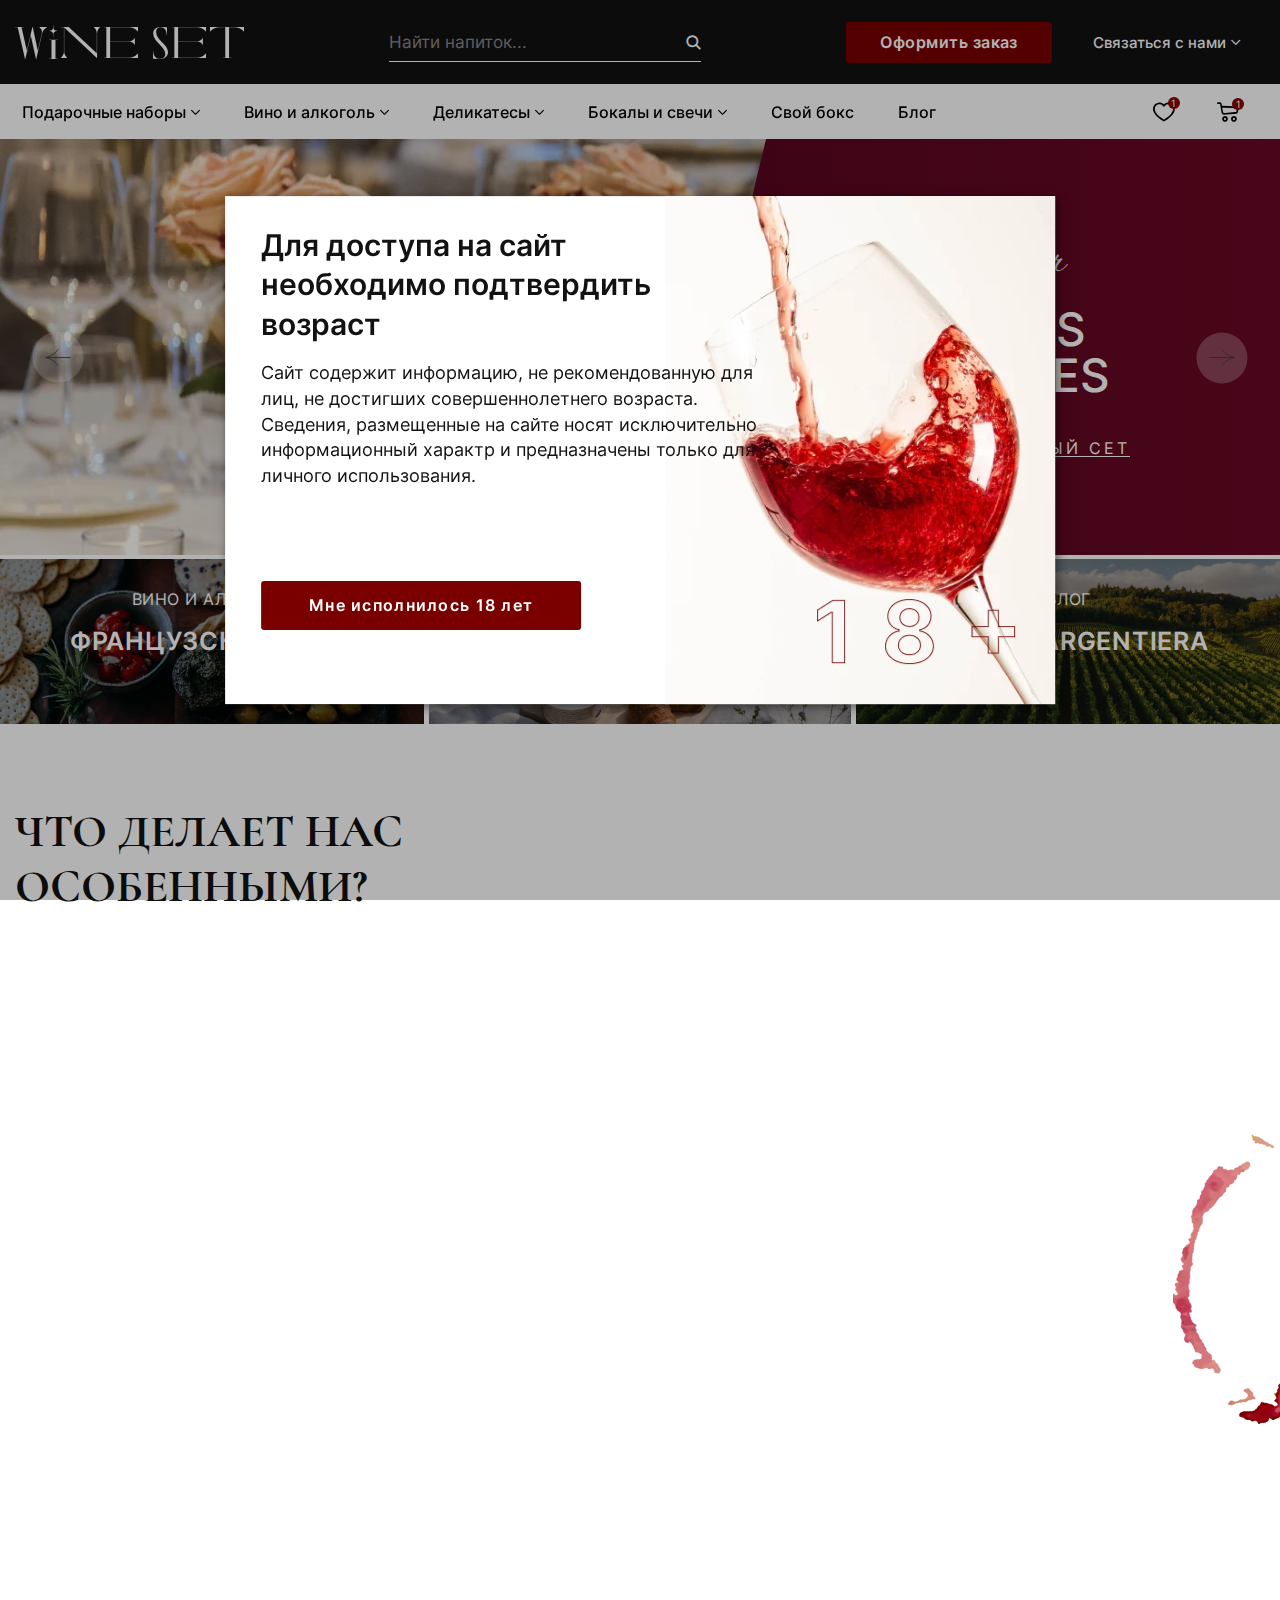
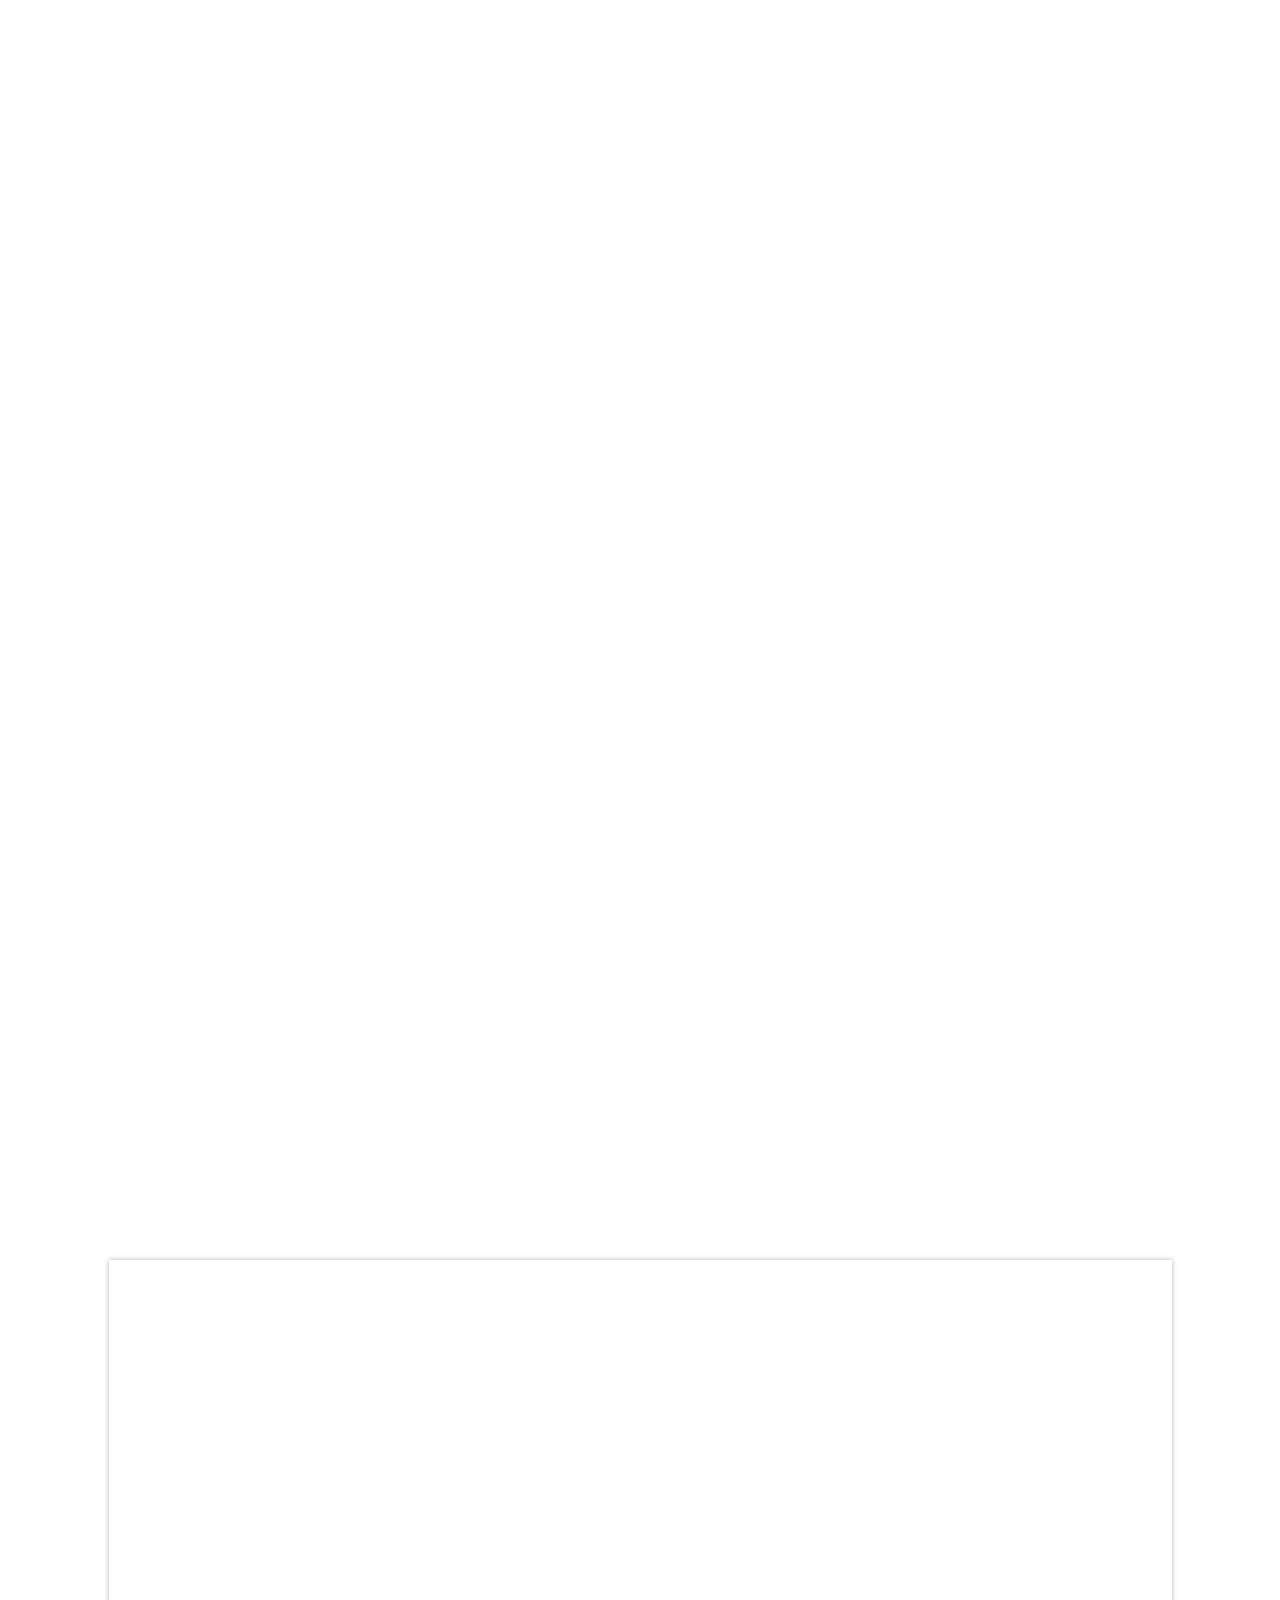
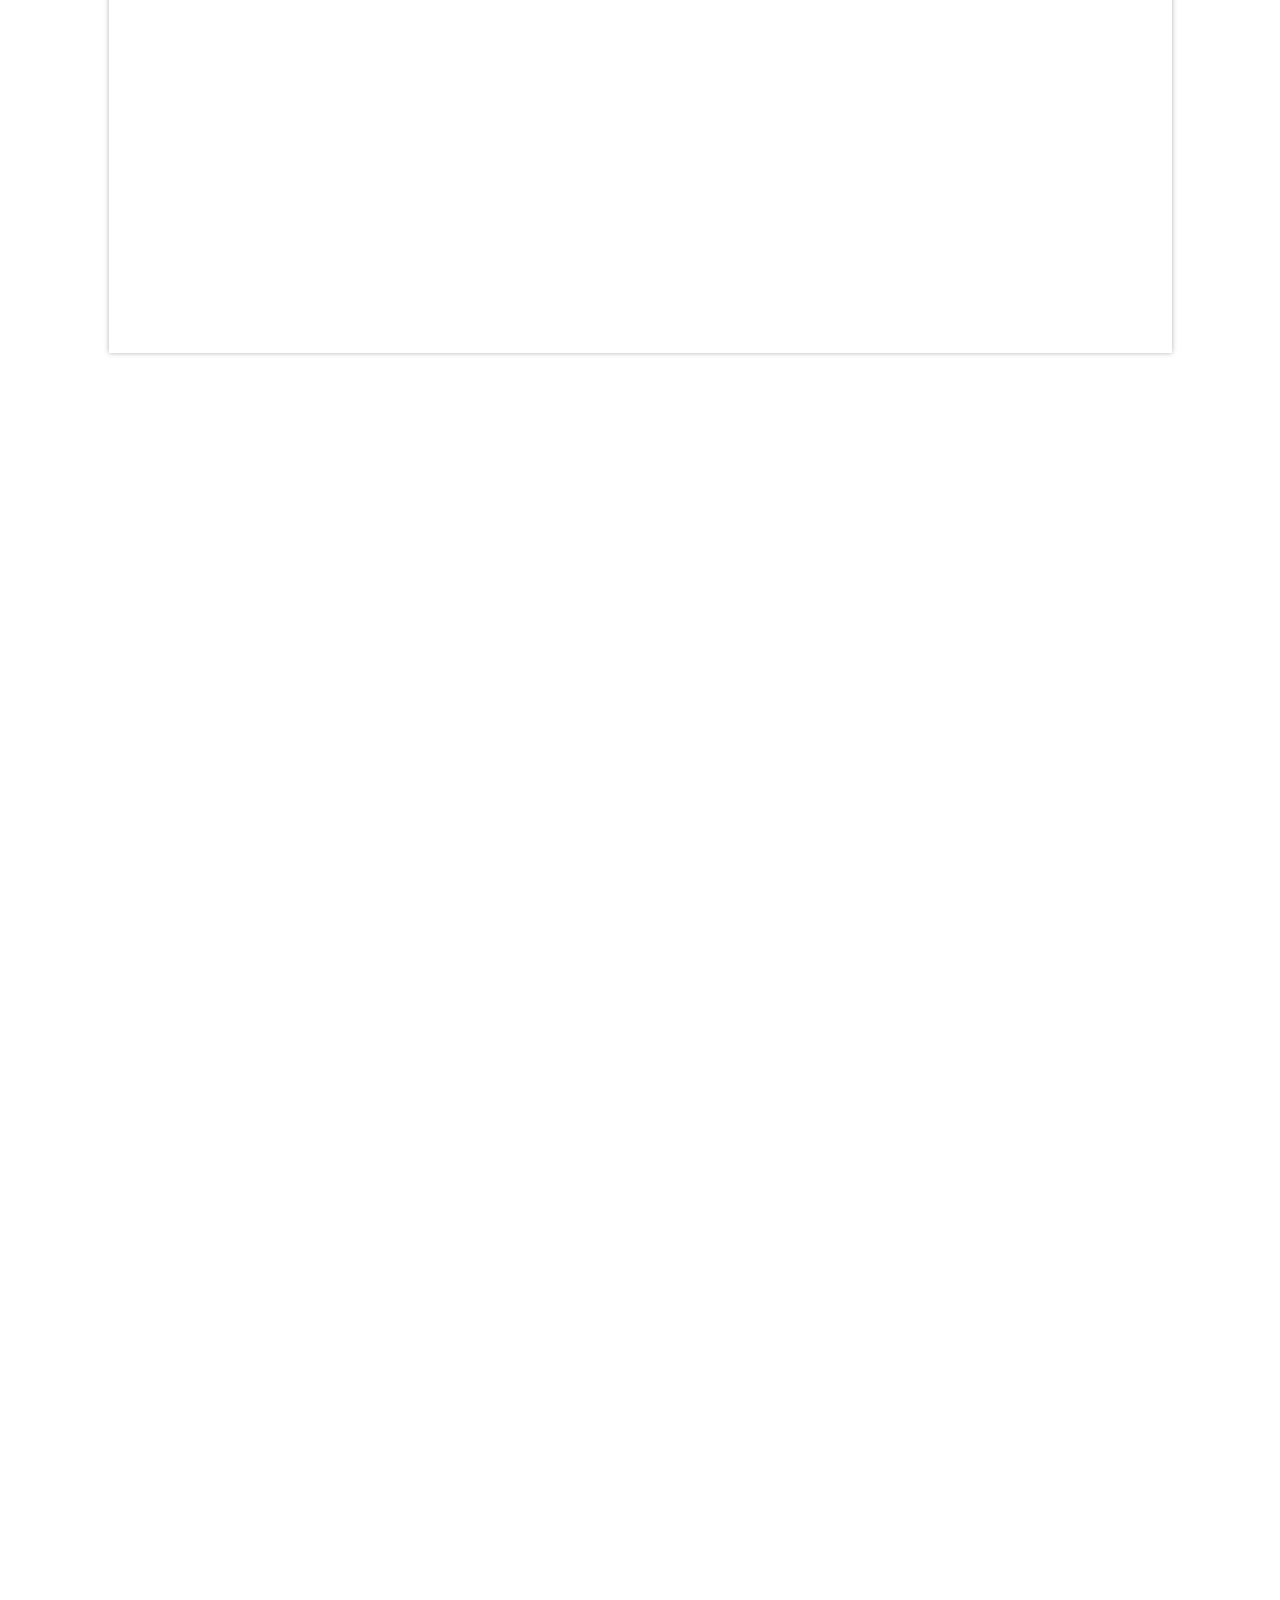
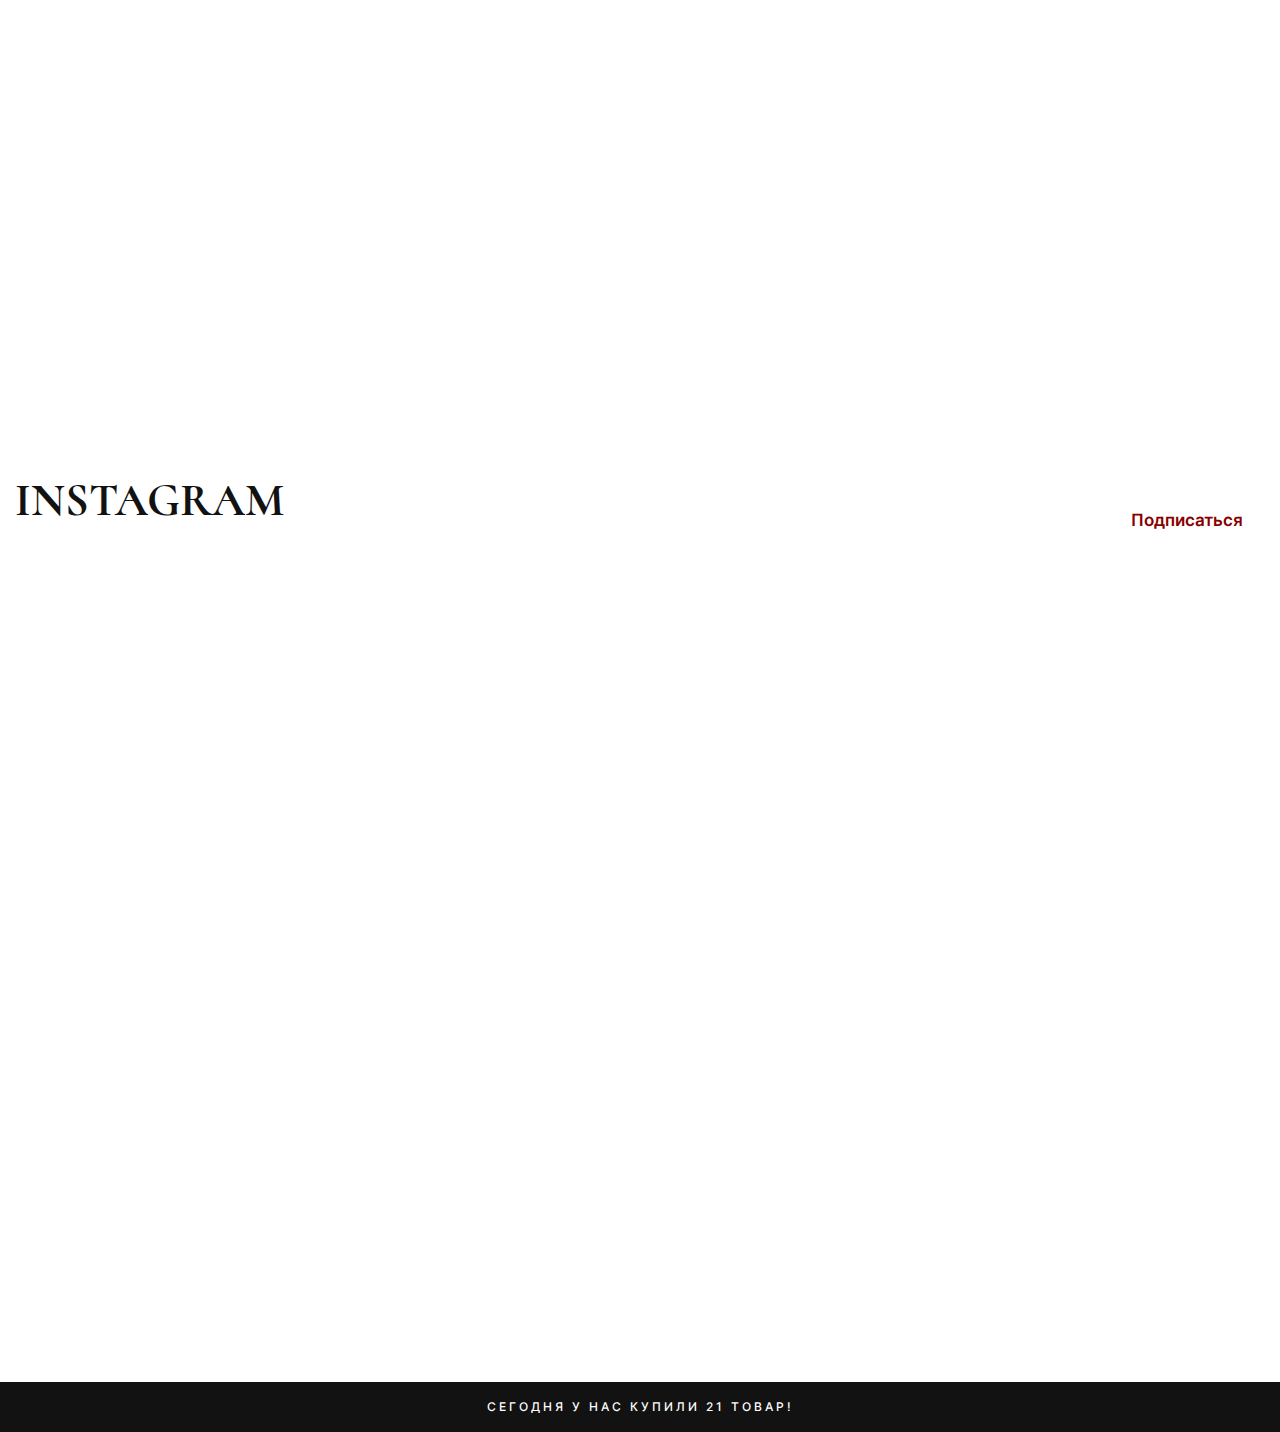
<file: index.html>
<!DOCTYPE html><html lang="ru"><head>	<title>Wine Set - Главная</title>	<meta charset="UTF-8">	<meta name="format-detection" content="telephone=no">	<link rel="stylesheet" href="https://cdnjs.cloudflare.com/ajax/libs/animate.css/4.1.1/animate.min.css?_v=20211209204612" />	<link rel="stylesheet" href="https://unpkg.com/swiper/swiper-bundle.min.css?_v=20211209204612">	<link rel="stylesheet" href="css/style.min.css?_v=20211209204612">	<link rel="shortcut icon" href="favicon.ico">	<meta name="viewport" content="width=device-width, initial-scale=1.0"></head><body>	<div id="loader" class="loader">		<picture><source srcset="img/header/logo.svg" type="image/webp"><img class="loader__image" src="img/header/logo.svg?_v=1639075572848" alt="Logo image"></picture>	</div>	<div class="background">	</div>	<div id="age-popup" class="age">		<div class="age__body">			<div class="age__title">Для доступа на сайт необходимо				подтвердить возраст</div>			<p class="age__text">Сайт содержит информацию, не рекомендованную для лиц, не достигших совершеннолетнего				возраста. Сведения,				размещенные на сайте носят исключительно				информационный характр и предназначены только для				личного использования.</p>				<button type="submit" class="age__button">Мне исполнилось 18 лет</button>			</div>			<div class="age__number">				<picture><source srcset="img/age-number.webp" type="image/webp"><img src="img/age-number.png?_v=1639075572848" alt="age number"></picture>			</div>	</div>	<div class="wrapper">		<header class="header">  <div class="header__wrapper">    <div class="header__top-container">    <div class="header__top animate__animated animate__fadeInUp">      <div class="header__logo">        <a href="index.html"><picture><source srcset="img/header/logo.svg" type="image/webp"><img src="img/header/logo.svg?_v=1639075572848" alt="logo"></picture></a>      </div>      <div class="header__search">        <div class="search-form">          <button type="button" class="search-form__icon _icon-search"></button>          <form action="#" class="search-form__item">            <input autocomplete="off" type="text" name="form[]" placeholder="Найти напиток..."              class="search-form__input">            <button type="submit" class="search-form__btn _icon-search"></button>          </form>        </div>      </div>      <div data-da=".menu__body, 991, last" class="header__buttons">        <a class="header__btn btn" href="personal.html">Оформить заказ</a>        <div class="header__callback _icon-arrow-down">Связаться с нами</div>      </div>      <button type="button" class="icon-menu">        <span></span>        <span></span>        <span></span>      </button>    </div>    </div>    <div class="header__down-container _container">      <div class="header__down">        <div class="header__menu menu">          <nav class="menu__body">            <ul data-spollers="991.98,max" data-one-spoller class="menu__list">              <li class="menu__item">                <a href="gift.html" class="menu__link animate__animated animate__fadeIn">Подарочные наборы</a>                <button data-spoller type="button" class="menu__arrow _icon-arrow-down animate__animated animate__fadeIn"></button>                <ul class="menu__sub-list">                  <div class="menu__sub-row">                    <li class="menu__sub-item">                      <a href="#" class="menu__sub-link">C бокалами</a>                    </li>                    <li class="menu__sub-item">                      <a href="#" class="menu__sub-link">C деликатесами</a>                    </li>                  </div>                </ul>              </li>              <li class="menu__item">                <a href="wine.html" class="menu__link animate__animated animate__fadeIn">Вино и алкоголь</a>                <button data-spoller type="button" class="menu__arrow _icon-arrow-down animate__animated animate__fadeIn sl-one"></button>                <ul class="menu__sub-list">                  <div class="menu__sub-row">                    <li class="menu__sub-item">                      <a href="#" class="menu__sub-link">Вино</a>                    </li>                    <li class="menu__sub-item">                      <a href="#" class="menu__sub-link">Игристое</a>                    </li>                    <li class="menu__sub-item">                      <a href="#" class="menu__sub-link">Шампанское</a>                    </li>                  </div>                  <div class="menu__sub-row">                    <li class="menu__sub-item">                      <a href="#" class="menu__sub-link">Виски</a>                    </li>                    <li class="menu__sub-item">                      <a href="#" class="menu__sub-link">Водка</a>                    </li>                    <li class="menu__sub-item">                      <a href="#" class="menu__sub-link">Кальвадос</a>                    </li>                    <li class="menu__sub-item">                      <a href="#" class="menu__sub-link">Ром</a>                    </li>                    <li class="menu__sub-item">                      <a href="#" class="menu__sub-link">Коньяк</a>                    </li>                    <li class="menu__sub-item">                      <a href="#" class="menu__sub-link">Другие напитки</a>                    </li>                  </div>                </ul>              </li>              <li class="menu__item">                <a href="delicacies.html" class="menu__link animate__animated animate__fadeIn">Деликатесы</a>                <button data-spoller type="button" class="menu__arrow _icon-arrow-down animate__animated animate__fadeIn"></button>                <ul class="menu__sub-list">                  <div class="menu__sub-row">                    <li class="menu__sub-item">                      <a href="#" class="menu__sub-link">Оливки</a>                    </li>                    <li class="menu__sub-item">                      <a href="#" class="menu__sub-link">Сыры</a>                    </li>                    <li class="menu__sub-item">                      <a href="#" class="menu__sub-link">Колбасы</a>                    </li>                    <li class="menu__sub-item">                      <a href="#" class="menu__sub-link">Паштет</a>                    </li>                    <li class="menu__sub-item">                      <a href="#" class="menu__sub-link">Икра</a>                    </li>                    <li class="menu__sub-item">                      <a href="#" class="menu__sub-link">Орехи/снеки</a>                    </li>                    <li class="menu__sub-item">                      <a href="#" class="menu__sub-link">Шоколад</a>                    </li>                  </div>                </ul>              </li>              <li class="menu__item">                <a href="wineglass.html" class="menu__link animate__animated animate__fadeIn">Бокалы и свечи</a>                <button data-spoller type="button" class="menu__arrow _icon-arrow-down animate__animated animate__fadeIn"></button>                <ul class="menu__sub-list">                  <div class="menu__sub-row">                    <li class="menu__sub-item">                      <a href="#" class="menu__sub-link">Бокалы вино</a>                    </li>                    <li class="menu__sub-item">                      <a href="#" class="menu__sub-link">Бокалы шампанки</a>                    </li>                    <li class="menu__sub-item">                      <a href="#" class="menu__sub-link">Роксы</a>                    </li>                  </div>                  <div class="menu__sub-row">                    <li class="menu__sub-item">                      <a href="#" class="menu__sub-link">Свечи</a>                    </li>                    <li class="menu__sub-item">                      <a href="#" class="menu__sub-link">Нож сомелье</a>                    </li>                    <li class="menu__sub-item">                      <a href="#" class="menu__sub-link">Палочки для суши</a>                    </li>                    <li class="menu__sub-item">                      <a href="#" class="menu__sub-link">Нарезочная доска</a>                    </li>                  </div>                </ul>              </li>              <li class="menu__item">                <a href="box.html" class="menu__link animate__animated animate__fadeIn">Свой бокс</a>              </li>              <li class="menu__item">                <a href="blog.html" class="menu__link animate__animated animate__fadeIn">Блог</a>              </li>            </ul>          </nav>        </div>        <div data-da=".header__top, 991.98, 3" class="header__actions actions-header">          <a href="#" class="actions-header__item actions-header__item_favorites _icon-favorite animate__animated animate__fadeInDown"></a>          <div class="actions-header__item cart-header">            <a href="#" class="cart-header__icon _icon-cart animate__animated animate__fadeInDown"></a>            <div class="cart-header__body">              <ul class="cart-header__list cart-list"></ul>            </div>          </div>        </div>      </div>    </div>  </div></header>		<main class="page">			<div class="page__main-slider slider-main">				<div class="slider-main__container _container">					<div class="slider-main__body _swiper">						<div class="slider-main__slide">							<section class="insert insert-slider">								<div class="insert__box insert__box-slider">									<picture><source srcset="img/main-slider/1.webp" type="image/webp"><img class="insert__image insert__image-slider" src="img/main-slider/1.jpg?_v=1639075572848" alt="Insert box here"></picture>									<div class="insert__text insert__text-slider">										<h4 class="insert__monogram insert__monogram-slider">Special offer</h4>										<h3 class="insert__main insert__main-slider">GLASSES <br>& CANDLES</h3>										<a class="insert__action iinsert__action-slider" href="">создай свой винный сет</a>									</div>								</div>							</section>						</div>						<div class="slider-main__slide">							<section class="insert insert-slider">								<div class="insert__box insert__box-slider">									<picture><source srcset="img/main-slider/2.webp" type="image/webp"><img class="insert__image insert__image-slider" src="img/main-slider/2.jpg?_v=1639075572848" alt="Insert box here"></picture>									<div class="insert__text insert__text-slider">										<h4 class="insert__monogram insert__monogram-slider">Special offer</h4>										<h3 class="insert__main insert__main-slider">GLASSES <br>& CANDLES</h3>										<a class="insert__action iinsert__action-slider" href="">создай свой винный сет</a>									</div>								</div>							</section>						</div>						<div class="slider-main__slide">							<section class="insert insert-slider">								<div class="insert__box insert__box-slider">									<picture><source srcset="img/main-slider/08.webp" type="image/webp"><img class="insert__image insert__image-slider" src="img/main-slider/08.jpg?_v=1639075572848" alt="Insert box here"></picture>									<div class="insert__text insert__text-slider">										<h4 class="insert__monogram insert__monogram-slider">Special offer</h4>										<h3 class="insert__main insert__main-slider">GLASSES <br>& CANDLES</h3>										<a class="insert__action iinsert__action-slider" href="">создай свой винный сет</a>									</div>								</div>							</section>						</div>					</div>					<div class="main-slider__controls controls">						<div class="controls-slider-main__dotts"></div>						<div class="controls-arrow slider-arrow mca">							<button class="slider-arrow slider-arrow_prev main-pr" type="button"></button>							<button class="slider-arrow slider-arrow_next main-nt" type="button"></button>						</div>					</div>				</div>			</div>			<div class="page__link link-page">				<div class="link-page__container _container">					<div class="link-page__body">						<a class="link-page__transition" href="#">							<div class="link-page__image wow animate__animated animate__fadeInLeft" data-wow-delay="2.3s"								data-wow-duration="1.3s">								<div class="link-page__img">									<picture><source srcset="img/lp-01.webp" type="image/webp"><img src="img/lp-01.jpg?_v=1639075572848" alt="image"></picture>								</div>								<div class="link-page__arrow">									<picture><source srcset="img/icons/icon-link-arrowsvg.svg" type="image/webp"><img src="img/icons/icon-link-arrowsvg.svg?_v=1639075572848" alt="arrow link"></picture>								</div>								<div class="link-page__image-info">									<p>ВИНО И АЛКОГОЛЬ</p>									<span>ФРАНЦУЗСКОЕ ВИНО</span>								</div>							</div>						</a>						<a class="link-page__transition" href="#">							<div class="link-page__image wow animate__animated animate__fadeInLeft" data-wow-delay="2.6s"								data-wow-duration="1.3s">								<div class="link-page__img">									<picture><source srcset="img/lp-02.webp" type="image/webp"><img src="img/lp-02.jpg?_v=1639075572848" alt="image"></picture>								</div>								<div class="link-page__arrow">									<picture><source srcset="img/icons/icon-link-arrowsvg.svg" type="image/webp"><img src="img/icons/icon-link-arrowsvg.svg?_v=1639075572848" alt="arrow link"></picture>								</div>								<div class="link-page__image-info">									<p>ВИНО И АЛКОГОЛЬ</p>									<span>ФРАНЦУЗСКОЕ ВИНО</span>								</div>							</div>						</a>						<a class="link-page__transition link__anim" href="#">							<div class="link-page__image wow animate__animated animate__fadeInLeft" data-wow-delay="2.9s"								data-wow-duration="1.3s">								<div class="link-page__img">									<picture><source srcset="img/lp-03.webp" type="image/webp"><img src="img/lp-03.jpg?_v=1639075572848" alt="image"></picture>								</div>								<div class="link-page__arrow">									<picture><source srcset="img/icons/icon-link-arrowsvg.svg" type="image/webp"><img src="img/icons/icon-link-arrowsvg.svg?_v=1639075572848" alt="arrow link"></picture>								</div>								<div class="link-page__image-info">									<p>БЛОГ</p>									<span>TENUTA ARGENTIERA</span>								</div>							</div>						</a>					</div>				</div>			</div>			<section class="page__special special">				<div class="special__container _container">					<div class="special__bg" parallaxed>						<picture><source srcset="img/special/special-bg.webp" type="image/webp"><img src="img/special/special-bg.png?_v=1639075572848" alt="wine background"></picture>					</div>					<h2 class="special__title title wow animate__animated animate__fadeInUp" data-wow-delay="0s"						data-wow-duration="1s">Что делает нас особенными?</h2>					<div class="special__inner">						<div class="special__box wow animate__animated animate__fadeInLeft" data-wow-delay="0s"							data-wow-duration="1s" data-wow-offset="10">							<div class="special__image special__image_big">								<picture><source srcset="img/special/01.webp" type="image/webp"><img src="img/special/01.jpg?_v=1639075572848" alt="special picture"></picture>								<div class="link-page__arrow special__image-arrow">									<picture><source srcset="img/icons/icon-link-arrowsvg.svg" type="image/webp"><img src="img/icons/icon-link-arrowsvg.svg?_v=1639075572848" alt="arrow link"></picture>								</div>							</div>							<p class="special__descr">Нужна помощь в выборе вина?</p>						</div>						<div class="special__box wow animate__animated animate__fadeInUp" data-wow-delay="0s" data-wow-duration="1s"							data-wow-offset="10">							<p class="special__text">Lorem ipsum dolor sit amet, consectetur adipiscing elit, sed do eiusmod tempor								incididunt ut labore et dolore magna aliqua. Ut enim ad minim veniam, quis nostrud exercitation ullamco								laboris nisi ut aliquip ex ea commodo consequat.</p>							<div class="special__image special__image_small">								<picture><source srcset="img/special/02.webp" type="image/webp"><img src="img/special/02.jpg?_v=1639075572848" alt="special picture"></picture>							</div>							<p class="special__descr">Про сомелье</p>						</div>						<div class="special__box wow animate__animated animate__fadeInUp" data-wow-delay="0.2s"							data-wow-duration="1s" data-wow-offset="10">							<p class="special__text">								Lorem ipsum dolor sit amet, consectetur adipiscing elit, sed do eiusmod tempor incididunt ut labore et								dolore magna aliqua. Ut enim ad minim veniam, quis nostrud exercitation ullamco labo							</p>							<div class="special__image">								<picture><source srcset="img/special/03.webp" type="image/webp"><img src="img/special/03.jpg?_v=1639075572848" alt="special picture"></picture>							</div>							<p class="special__descr">Подробнее о магазине</p>						</div>					</div>				</div>			</section>			<div class="page__partners partners wow animate__animated animate__fadeInUp" data-wow-duration="1s"				data-wow-delay="0s">				<div class="partners__container _container">					<h2 class="partners__title title">Корпоративным клиентам и партнерам</h2>					<div class="partners__slider">						<div class="partners__controls controls partners-controls">							<div class="controls-arrow slider-arrow">								<button class="slider-arrow slider-arrow_prevv break-prev" type="button"></button>								<button class="slider-arrow slider-arrow_nextt break-next" type="button"></button>							</div>						</div>						<div class="partners__body _swiper">							<div class="partners__slide">								<div class="partners__image">									<picture><source srcset="img/partners-slider/01.webp" type="image/webp"><img src="img/partners-slider/01.jpg?_v=1639075572848" alt="slider image"></picture>								</div>								<div class="partners__text">Свадебным агенствам</div>							</div>							<div class="partners__slide">								<div class="partners__image">									<picture><source srcset="img/partners-slider/02.webp" type="image/webp"><img src="img/partners-slider/02.jpg?_v=1639075572848" alt="slider image"></picture>								</div>								<div class="partners__text">Цветочным магазинам</div>							</div>							<div class="partners__slide">								<div class="partners__image">									<picture><source srcset="img/partners-slider/03.webp" type="image/webp"><img src="img/partners-slider/03.jpg?_v=1639075572848" alt="slider image"></picture>								</div>								<div class="partners__text">Корпоративным клиентам</div>							</div>							<div class="partners__slide">								<div class="partners__image">									<picture><source srcset="img/partners-slider/01.webp" type="image/webp"><img src="img/partners-slider/01.jpg?_v=1639075572848" alt="slider image"></picture>								</div>								<div class="partners__text">Свадебным агенствам</div>							</div>							<div class="partners__slide">								<div class="partners__image">									<picture><source srcset="img/partners-slider/02.webp" type="image/webp"><img src="img/partners-slider/02.jpg?_v=1639075572848" alt="slider image"></picture>								</div>								<div class="partners__text">Цветочным магазинам</div>							</div>						</div>						<div class="partners__slider-dotts"></div>						<span class="partners__line"></span>					</div>				</div>			</div>			<section class="page__delivery delivery wow animate__animated animate__fadeInUp" data-wow-duration="1s"				data-wow-delay="0s">				<div class="delivery__bg" parallaxed>					<picture><source srcset="img/delivery/delivery-bg-wine.webp" type="image/webp"><img src="img/delivery/delivery-bg-wine.png?_v=1639075572848" alt="wine background"></picture>				</div>				<div class="delivery__container _container">					<h2 class="delivery__title title">Доставка</h2>					<div class="delivery__inner">						<div class="delivery__image _ibg">							<picture><source srcset="img/delivery/01.webp" type="image/webp"><img src="img/delivery/01.jpg?_v=1639075572848" alt="delivery image"></picture>						</div>						<p class="delivery__text">Lorem ipsum dolor sit amet, consectetur adipiscing elit, sed do eiusmod tempor							incididunt ut labore et dolore magna aliqua. Ut enim ad minim veniam, quis nostrud exercitation ullamco							laboris nisi ut aliquip ex ea commodo consequat. Duis aute irure dolor in reprehenderit in voluptate velit							esse cillum dolore eu fugiat nulla pariatur. Excepteur sint occaecat cupidatat non proident, sunt in culpa							qui officia deserunt mollit anim id est laborum.</p>						<p class="delivery__text">Lorem ipsum dolor sit amet, consectetur adipiscing elit, sed do eiusmod tempor							incididunt ut labore et dolore magna aliqua. Ut enim ad minim veniam, quis nostrud exercitation ullamco							labo</p>					</div>					<a href="#" class="delivery__link btn-link">ПОДРОБНЕЕ О ДОСТАВКЕ</a>				</div>			</section>			<div class="page__callback callback">				<div class="callback__inner wow animate__animated animate__fadeInUp" data-wow-duration="1s" data-wow-delay="0s">					<div class="callback__body">						<h3 class="callback__title">Cвязаться с нами</h3>						<form class="callback__form" action="#">							<input class="callback__input _req" autocomplete="off" type="text" name="form[]" data-error="Ошибка"								placeholder="Введите свое имя...">							<input class="callback__input _req _email" autocomplete="off" type="email" name="form[]"								data-error="Ошибка" placeholder="Введите свой email..." class="input">							<textarea class="callback__area _req" placeholder="Ваше сообщение..."></textarea>							<button class="callback__button">Отправить</button>						</form>					</div>					<div class="callback__bg">						<div class="callback__image">							<picture><source srcset="img/callback/01.webp" type="image/webp"><img src="img/callback/01.jpg?_v=1639075572848" alt="Wine image"></picture>						</div>					</div>				</div>			</div>			<div class="page__map map">				<div class="map__body">					<div style="width: 100%"><iframe width="100%" height="571" frameborder="0" scrolling="no" marginheight="0"							marginwidth="0"							src="https://maps.google.com/maps?width=100%25&amp;height=571&amp;hl=ru&amp;q=1422%201st%20St.Napa,%20CA%2094559+(White%20Rock%20Restaurant)&amp;t=&amp;z=16&amp;ie=UTF8&amp;iwloc=B&amp;output=embed"><a								href="https://www.gps.ie/">gps vehicle tracker</a></iframe></div>				</div>			</div>			<div class="page__slider-gift gift-slider wow animate__animated animate__fadeInUp" data-wow-duration="1s"				data-wow-delay="0s">				<div class="gift-slider__container gift-slider__container--mb _container">					<h2 class="gift-slider__title title">Подарочные корзины</h2>					<div class="gift-slider__slider">						<div class="controls-gift-slider__dotts"></div>						<div class="gift-slider__controls controls gift-slider-controls">							<div class="controls-arrow slider-arrow">								<button class="slider-arrow slider-arrow_prevv break-prev" type="button"></button>								<button class="slider-arrow slider-arrow_nextt break-next arr-fix" type="button"></button>							</div>						</div>						<div class="gift-slider__body _swiper">							<div class="gift-slider__slide">								<div class="gift-slider__image">									<picture><source srcset="img/gift-slider/01.webp" type="image/webp"><img src="img/gift-slider/01.jpg?_v=1639075572848" alt="slider image"></picture>								</div>								<div class="gift-slider__name">Подарочный набор Juve Camps</div>								<ul class="gift-slider__info">Состав:									<li>Состав: Вино Primitivo, Feudi di San Gregorio 0,750</li>									<li>Сыр Montanari Gruzza 16 мес. выдержки 250г</li>									<li>Чатни к сыру 300г, Mrs Bridges</li>									<li>Печенье вафельное 200г, Belgian Butters</li>								</ul>							</div>							<div class="gift-slider__slide">								<div class="gift-slider__image">									<picture><source srcset="img/gift-slider/02.webp" type="image/webp"><img src="img/gift-slider/02.jpg?_v=1639075572848" alt="slider image"></picture>								</div>								<div class="gift-slider__name">Подарочный набор Cesari</div>								<ul class="gift-slider__info">Состав:									<li>Состав: Вино Primitivo, Feudi di San Gregorio 0,750</li>									<li>Сыр Montanari Gruzza 16 мес. выдержки 250г</li>									<li>Чатни к сыру 300г, Mrs Bridges</li>									<li>Печенье вафельное 200г, Belgian Butters</li>								</ul>							</div>							<div class="gift-slider__slide">								<div class="gift-slider__image">									<picture><source srcset="img/gift-slider/03.webp" type="image/webp"><img src="img/gift-slider/03.jpg?_v=1639075572848" alt="slider image"></picture>								</div>								<div class="gift-slider__name">Подарочный набор P.V. Restituta</div>								<ul class="gift-slider__info">Состав:									<li>Состав: Вино Primitivo, Feudi di San Gregorio 0,750</li>									<li>Сыр Montanari Gruzza 16 мес. выдержки 250г</li>									<li>Чатни к сыру 300г, Mrs Bridges</li>									<li>Печенье вафельное 200г, Belgian Butters</li>								</ul>							</div>							<div class="gift-slider__slide">								<div class="gift-slider__image">									<picture><source srcset="img/gift-slider/01.webp" type="image/webp"><img src="img/gift-slider/01.jpg?_v=1639075572848" alt="slider image"></picture>								</div>								<div class="gift-slider__name">Подарочный набор P.V. Restituta</div>								<ul class="gift-slider__info">Состав:									<li>Состав: Вино Primitivo, Feudi di San Gregorio 0,750</li>									<li>Сыр Montanari Gruzza 16 мес. выдержки 250г</li>									<li>Чатни к сыру 300г, Mrs Bridges</li>									<li>Печенье вафельное 200г, Belgian Butters</li>								</ul>							</div>							<div class="gift-slider__slide">								<div class="gift-slider__image">									<picture><source srcset="img/gift-slider/02.webp" type="image/webp"><img src="img/gift-slider/02.jpg?_v=1639075572848" alt="slider image"></picture>								</div>								<div class="gift-slider__name">Подарочный набор Cesari</div>								<ul class="gift-slider__info">Состав:									<li>Состав: Вино Primitivo, Feudi di San Gregorio 0,750</li>									<li>Сыр Montanari Gruzza 16 мес. выдержки 250г</li>									<li>Чатни к сыру 300г, Mrs Bridges</li>									<li>Печенье вафельное 200г, Belgian Butters</li>								</ul>							</div>							<div class="gift-slider__slide">								<div class="gift-slider__image">									<picture><source srcset="img/gift-slider/03.webp" type="image/webp"><img src="img/gift-slider/03.jpg?_v=1639075572848" alt="slider image"></picture>								</div>								<div class="gift-slider__name">Подарочный набор P.V. Restituta</div>								<ul class="gift-slider__info">Состав:									<li>Состав: Вино Primitivo, Feudi di San Gregorio 0,750</li>									<li>Сыр Montanari Gruzza 16 мес. выдержки 250г</li>									<li>Чатни к сыру 300г, Mrs Bridges</li>									<li>Печенье вафельное 200г, Belgian Butters</li>								</ul>							</div>						</div>						<a class="gift-slider__link" href="#">Смотреть все</a>					</div>				</div>			</div>		</main>		<footer class="footer">  <div class="footer__decor" parallaxed>    <picture><source srcset="img/footer/foooter-wine.webp" type="image/webp"><img src="img/footer/foooter-wine.png?_v=1639075572848" alt="footer decor"></picture>  </div>  <div class="footer__container _container">    <div class="footer__body wow animate__animated animate__fadeInUp" data-wow-duration="1s" data-wow-delay="0s">      <div class="footer-box">        <picture><source srcset="img/footer/222.webp" type="image/webp"><img class="insert__image" src="img/footer/222.jpg?_v=1639075572848" alt="Insert box here"></picture>        <div class="footer-text">          <h4 class="insert__monogram">Sammelier Choise</h4>          <h3 class="footer-main">Не уверены в выборе? <br> Мы готовы помочь!</h3>          <a class="footer__banner-link" href="#">ЗАКАЗАТЬ КОНСУЛЬТАЦИЮ</a>        </div>      </div>    </div>    <div class="footer__top">      <h2 class="footer__title title">Instagram</h2>      <a class="footer__link btn-link" href="#">Подписаться</a>    </div>    <div class="footer__image wow animate__animated animate__fadeInUp" data-wow-duration="1s" data-wow-delay="0s">      <picture><source srcset="img/footer/01.webp" type="image/webp"><img src="img/footer/01.jpg?_v=1639075572848" alt="photo"></picture>      <picture><source srcset="img/footer/02.webp" type="image/webp"><img src="img/footer/02.jpg?_v=1639075572848" alt="photo"></picture>      <picture><source srcset="img/footer/03.webp" type="image/webp"><img src="img/footer/03.jpg?_v=1639075572848" alt="photo"></picture>      <picture><source srcset="img/footer/04.webp" type="image/webp"><img src="img/footer/04.jpg?_v=1639075572848" alt="photo"></picture>    </div>  </div>  <div class="footer__bottom wow animate__animated animate__fadeInUp" data-wow-duration="1s" data-wow-delay="0s">    <div class="footer__container _container">      <div class="footer__inner">        <div class="footer__logo">          <picture><source srcset="img/header/logo.svg" type="image/webp"><img src="img/header/logo.svg?_v=1639075572848" alt="footer logo"></picture>        </div>        <div class="footer__column">          <a class="footer__links" href="gift.html">Подарочные наборы</a>          <a class="footer__links" href="wine.html">Вино и алкоголь</a>          <a class="footer__links" href="delicacies.html">Деликатесы</a>          <a class="footer__links" href="wineglass.html">Бокалы и свечи</a>        </div>        <div class="footer__column">          <a class="footer__links" href="#">Политика приватности</a>          <a class="footer__links" href="#">Пользовательское соглашение</a>        </div>        <div class="footer__contacts">          <a class="footer__phone _icon-phone" href="tel:1235123123">1235123123, 15121231231</a>          <div class="footer__location _icon-location">Москва, проспект Василия Порика, 13​</div>          <div class="footer__social">            <a href="#"><picture><source srcset="img/footer/facebook.svg" type="image/webp"><img src="img/footer/facebook.svg?_v=1639075572848" alt="facebook icon"></picture></a>            <a href="#"><picture><source srcset="img/footer/telegram.svg" type="image/webp"><img src="img/footer/telegram.svg?_v=1639075572848" alt="telegram icon"></picture></a>            <a href="#"><picture><source srcset="img/footer/instagram.svg" type="image/webp"><img src="img/footer/instagram.svg?_v=1639075572848" alt="instagram icon"></picture></a>          </div>          <button class="footer__btn callback__button">Связаться с нами</button>        </div>      </div>    </div>  </div>  <div class="footer__label">Cегодня у нас купили 21 товар!</div></footer>	</div>	<div class="popup popup_contact">	<div class="popup_contact__container _container">		<div class="popup_contact-body">			<div class="popup_contact-header">				<span>Контакты</span>				<div class="popup__close">					<picture><source srcset="img/icons/popup-contacts/close.svg" type="image/webp"><img src="img/icons/popup-contacts/close.svg?_v=1639075572848" alt="close icon"></picture>				</div>			</div>			<div class="popup_contact-item item-contact">				<div class="item-contact__adress">					<span>Адрес:</span> г. Москва, ул. Нарвская, 1а, к.2				</div>				<div class="item-contact__phone">					<span>Телефон: </span><a href="tel:79197860276">+79197860276, +79689481268</a>				</div>				<div class="item-contact__mail">					<span>Email: </span><a href="mailto:zakaz@wineset.ru">zakaz@wineset.ru</a>				</div>			</div>			<div class="popup_contact-map map">				<div class="map__body">					<div style="width: 100%"><iframe width="100%" height="177px" frameborder="0" scrolling="no" marginheight="0"							marginwidth="0"							src="https://maps.google.com/maps?width=100%25&amp;height=571&amp;hl=ru&amp;q=1422%201st%20St.Napa,%20CA%2094559+(White%20Rock%20Restaurant)&amp;t=&amp;z=16&amp;ie=UTF8&amp;iwloc=B&amp;output=embed"><a								href="https://www.gps.ie/">gps vehicle tracker</a></iframe></div>				</div>			</div>			<div class="popup_contact-social social-contact">				<div class="social-contact__link">					<a href="#"><picture><source srcset="img/icons/popup-contacts/insta.svg" type="image/webp"><img src="img/icons/popup-contacts/insta.svg?_v=1639075572848" alt="instagram icon"></picture></a>					<a href="#"><picture><source srcset="img/icons/popup-contacts/teleg.svg" type="image/webp"><img src="img/icons/popup-contacts/teleg.svg?_v=1639075572848" alt="telegram icon"></picture></a>					<a href="#"><picture><source srcset="img/icons/popup-contacts/face.svg" type="image/webp"><img src="img/icons/popup-contacts/face.svg?_v=1639075572848" alt="facebook icon"></picture></a>				</div>			</div>			<div class="popup_contact-button">				<button type="submit" class="popup_contact-btn btn">Узнать больше</button>			</div>		</div>	</div></div><div class="popup cart--popup">	<div class="popup_contact-body cart--popup__body">		<div class="popup_contact-header cart--popup__header">			<span>Ваша корзина</span>			<div class="popup__close">				<picture><source srcset="img/icons/popup-contacts/close.svg" type="image/webp"><img src="img/icons/popup-contacts/close.svg?_v=1639075572848" alt="close icon"></picture>			</div>		</div>		<div class="cart--popup__wrapper">			<div class="cart--popup__products">			</div>			<div class="cart--popup__footer">				<div class="cart--popup__footer-inner">					<div class="cart--popup__footer-title">Итого</div>					<div class="cart--popup__footer-price">4 500 р					</div>				</div>			</div>			<div class="cart--popup__footer-info">Важная и не очень информация по поводу доставки</div>			<div class="popup_contact-button">				<button onclick="location.href='cart.html'" type="button" class="popup_contact-btn cart--popup__btn">Оформить заказ</button>			</div>		</div>	</div></div><div class="popup like--popup">	<div class="popup_contact-body like--popup__body">		<div class="popup_contact-header like--popup__header">			<span>Ваш список желаний</span>			<div class="popup__close">				<picture><source srcset="img/icons/popup-contacts/close.svg" type="image/webp"><img src="img/icons/popup-contacts/close.svg?_v=1639075572848" alt="close icon"></picture>			</div>		</div>		<div class="like--popup__wrapper">			<div class="like--popup__products">				<div class="like-list__inner">					<div class="like-list__body">						<a href="product.html" class="like-list__image"><picture><source srcset="img/wine-bottle.webp" type="image/webp"><img src="img/wine-bottle.png?_v=1639075572848" alt="wime image"></picture>						</a>						<div class="like-list__wrapper">							<div class="like-list__sub-title">Вино красное сухое</div>							<a href="product.html" class="like-list__title">Tenuta argentiera bolgheri								superiore</a>						</div>					</div>					<a href="#" class="like-list__delete">						<picture><source srcset="img/icons/popup-contacts/close-black.svg" type="image/webp"><img src="img/icons/popup-contacts/close-black.svg?_v=1639075572848" alt="close icon"></picture></a>				</div>			</div>			<div class="like--popup__products">				<div class="like-list__inner">					<div class="like-list__body">						<a href="product.html" class="like-list__image"><picture><source srcset="img/wine-bottle.webp" type="image/webp"><img src="img/wine-bottle.png?_v=1639075572848" alt="wime image"></picture>						</a>						<div class="like-list__wrapper">							<div class="like-list__sub-title">Вино красное сухое</div>							<a href="product.html" class="like-list__title">Tenuta argentiera bolgheri								superiore</a>						</div>					</div>					<a href="#" class="like-list__delete">						<picture><source srcset="img/icons/popup-contacts/close-black.svg" type="image/webp"><img src="img/icons/popup-contacts/close-black.svg?_v=1639075572848" alt="close icon"></picture></a>				</div>			</div>			<div class="like--popup__products">				<div class="like-list__inner">					<div class="like-list__body">						<a href="product.html" class="like-list__image"><picture><source srcset="img/wine-bottle.webp" type="image/webp"><img src="img/wine-bottle.png?_v=1639075572848" alt="wime image"></picture>						</a>						<div class="like-list__wrapper">							<div class="like-list__sub-title">Вино красное сухое</div>							<a href="product.html" class="like-list__title">Tenuta argentiera bolgheri								superiore</a>						</div>					</div>					<a href="#" class="like-list__delete">						<picture><source srcset="img/icons/popup-contacts/close-black.svg" type="image/webp"><img src="img/icons/popup-contacts/close-black.svg?_v=1639075572848" alt="close icon"></picture></a>				</div>			</div>			<div class="popup_contact-button">				<button onclick="location.href='cart.html'" type="button" class="popup_contact-btn cart--popup__btn">Оформить заказ</button>			</div>		</div>	</div></div><div class="popup popup__in-cart">	<div class="popup__in-cart--header">		<span>Добавлено в корзину</span>		<div class="popup__close">			<picture><source srcset="img/icons/popup-contacts/close.svg" type="image/webp"><img src="img/icons/popup-contacts/close.svg?_v=1639075572848" alt="close icon"></picture>		</div>	</div>	<div class="popup__in-cart--body">		<div class="popup__in-cart--text">			Товар <span>Sauvignon blanc marlborough sun</span>			успешно добавлен в список покупок		</div>		<div class="popup__in-cart--buttons">			<button type="submit" class="popup__in-cart--btn">В корзину</button>			<button onclick="location.href='cart.html'" type="button" class="popup__in-cart--order">Оформить заказ</button>		</div>	</div></div><div class="popup popup__comment">	<div class="popup__comment-body">		<div class="popup__comment-title">Добавить отзыв</div>		<input class="popup__comment-input input _req" autocomplete="off" type="text" name="form[]" data-error="Ошибка"			placeholder="Введите своe имя...">		<div class="popup__comment-rating">			<div class="form__item">				<div data-ajax="true" class="rating rating_set">					<div class="rating__body">						<div class="rating__active"></div>						<div class="rating__items _req">							<input type="radio" class="rating__item" value="1" name="rating">							<input type="radio" class="rating__item" value="2" name="rating">							<input type="radio" class="rating__item" value="3" name="rating">							<input type="radio" class="rating__item" value="4" name="rating">							<input type="radio" class="rating__item" value="5" name="rating">						</div>					</div>					<div class="rating__value"></div>				</div>			</div>		</div>		<textarea class="popup__comment-area _req" placeholder="Ваш комментарий..."></textarea>		<button type="submit" class="popup__comment-btn">Отправить</button>	</div></div>	<script src="js/vendors.min.js?_v=20211209204612"></script><script src="js/app.min.js?_v=20211209204612"></script></body></html>
</file>
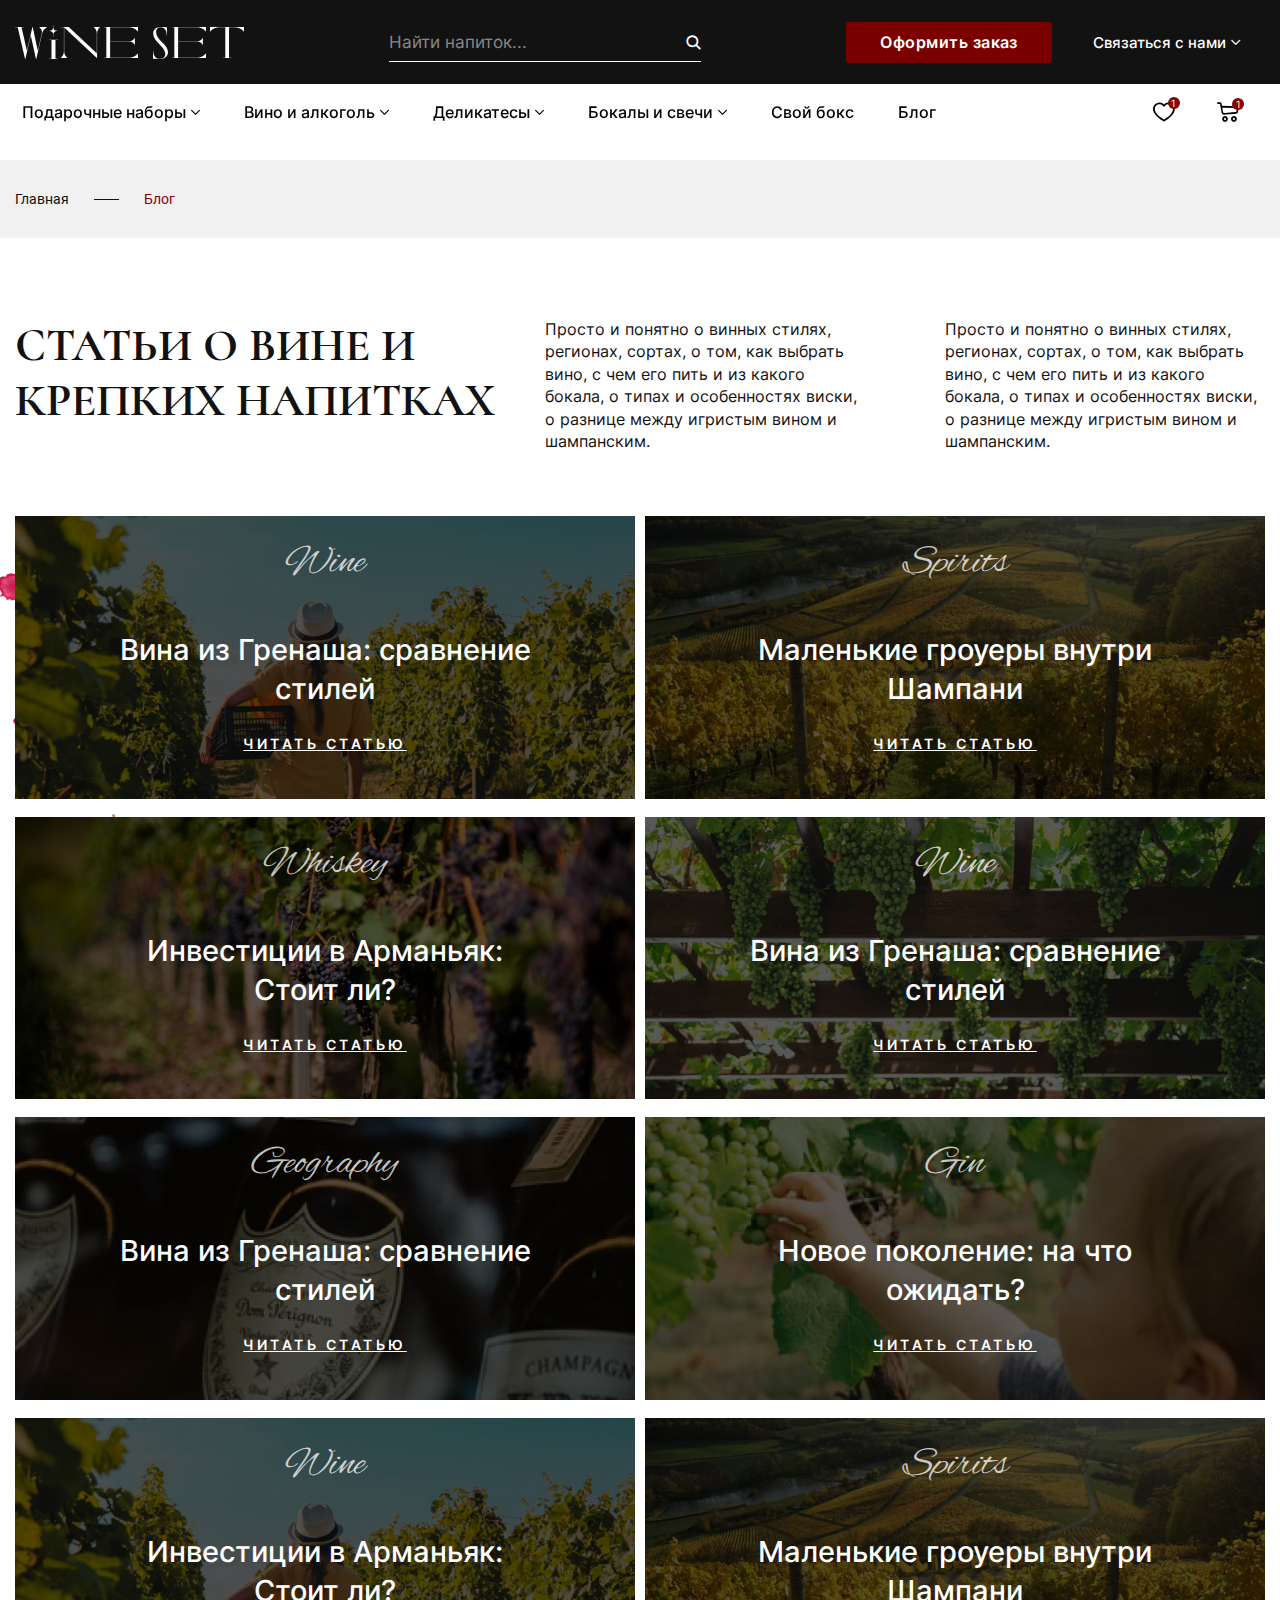
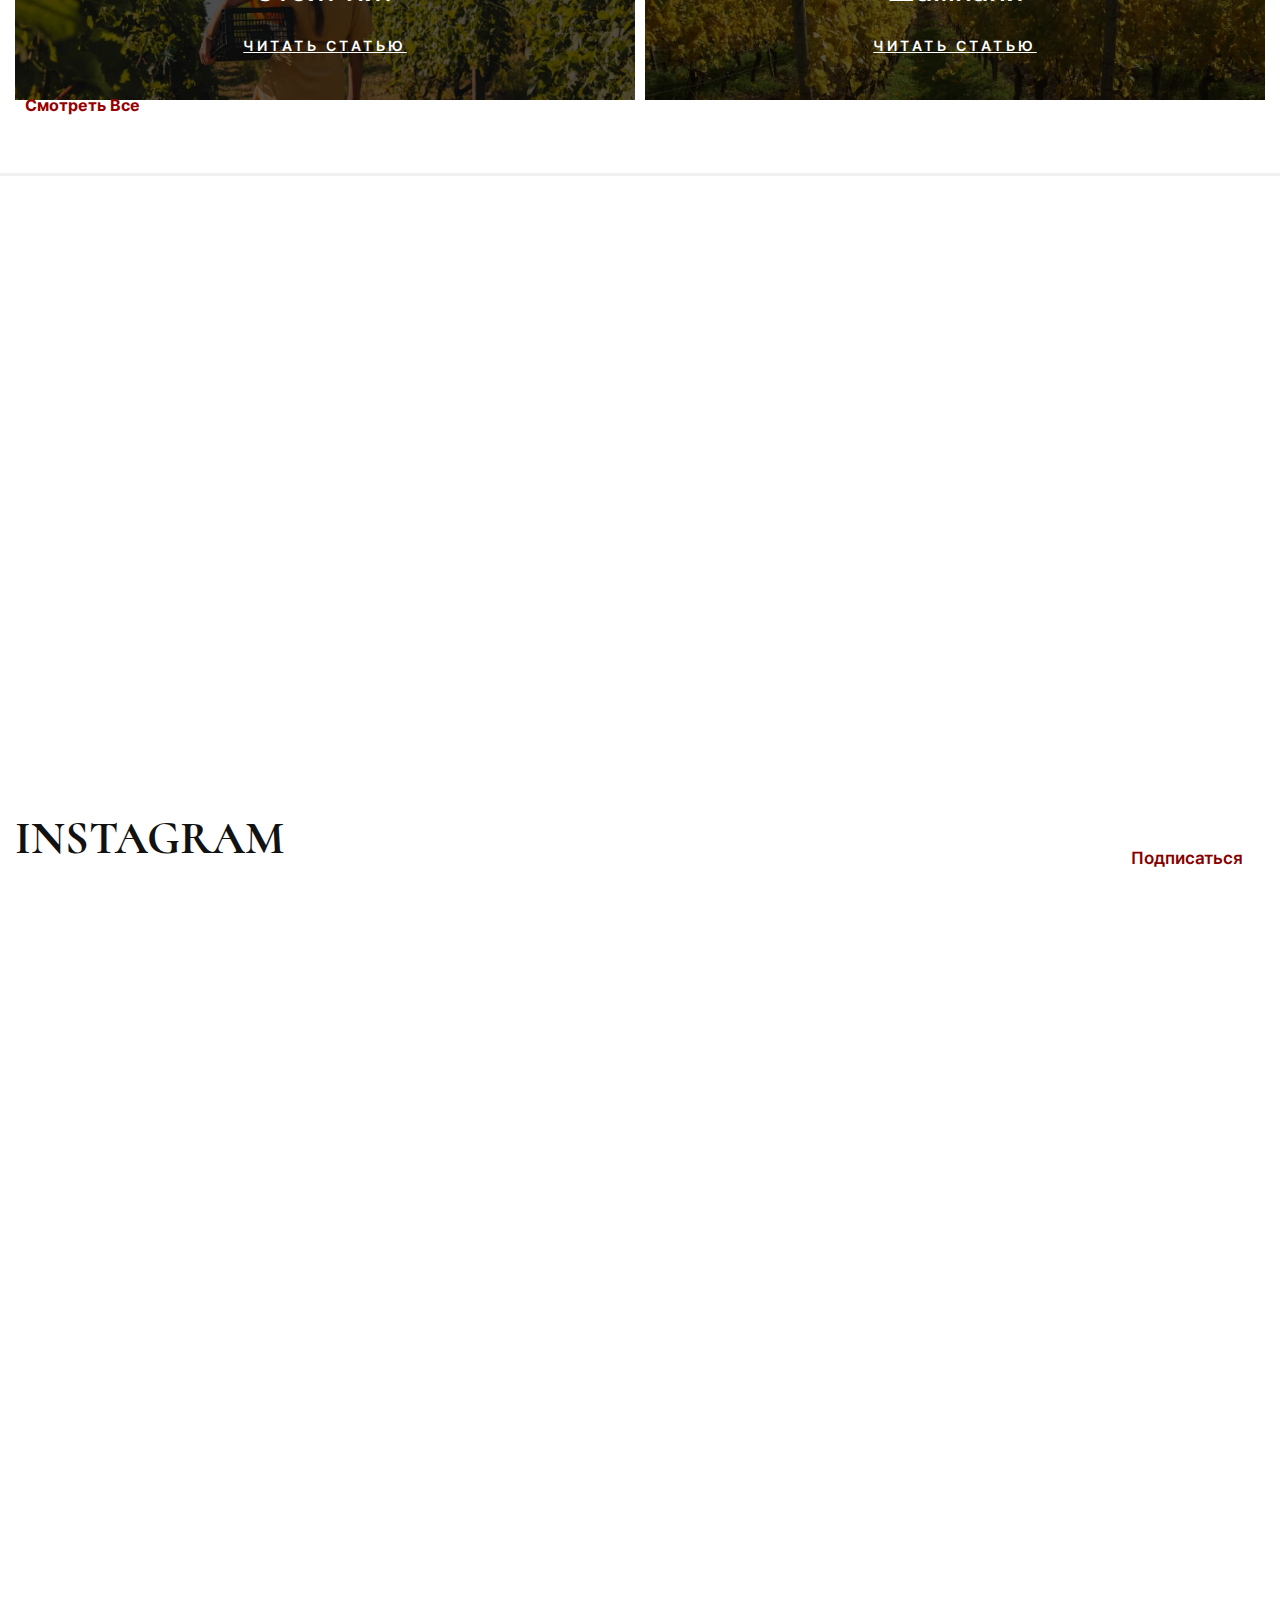
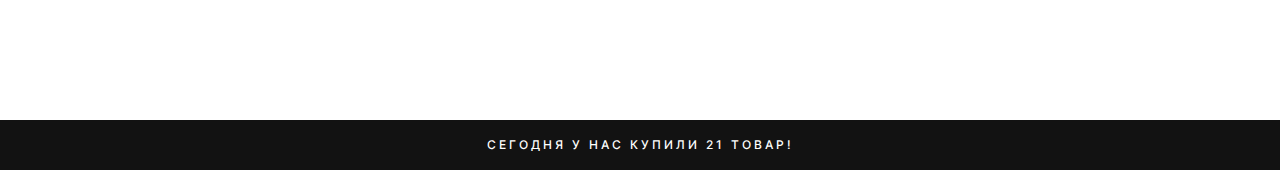
<file: blog.html>
<!DOCTYPE html><html lang="ru"><head>	<title>Wine Set - Блог</title>	<meta charset="UTF-8">	<meta name="format-detection" content="telephone=no">	<link rel="stylesheet" href="https://cdnjs.cloudflare.com/ajax/libs/animate.css/4.1.1/animate.min.css?_v=20211209204612" />	<link rel="stylesheet" href="https://unpkg.com/swiper/swiper-bundle.min.css?_v=20211209204612">	<link rel="stylesheet" href="css/style.min.css?_v=20211209204612">	<link rel="shortcut icon" href="favicon.ico">	<meta name="viewport" content="width=device-width, initial-scale=1.0"></head><body>	<div id="loader" class="loader">		<picture><source srcset="img/header/logo.svg" type="image/webp"><img class="loader__image" src="img/header/logo.svg?_v=1639075572848" alt="Logo image"></picture>	</div>		<div class="wrapper">		<header class="header">  <div class="header__wrapper">    <div class="header__top-container">    <div class="header__top animate__animated animate__fadeInUp">      <div class="header__logo">        <a href="index.html"><picture><source srcset="img/header/logo.svg" type="image/webp"><img src="img/header/logo.svg?_v=1639075572848" alt="logo"></picture></a>      </div>      <div class="header__search">        <div class="search-form">          <button type="button" class="search-form__icon _icon-search"></button>          <form action="#" class="search-form__item">            <input autocomplete="off" type="text" name="form[]" placeholder="Найти напиток..."              class="search-form__input">            <button type="submit" class="search-form__btn _icon-search"></button>          </form>        </div>      </div>      <div data-da=".menu__body, 991, last" class="header__buttons">        <a class="header__btn btn" href="personal.html">Оформить заказ</a>        <div class="header__callback _icon-arrow-down">Связаться с нами</div>      </div>      <button type="button" class="icon-menu">        <span></span>        <span></span>        <span></span>      </button>    </div>    </div>    <div class="header__down-container _container">      <div class="header__down">        <div class="header__menu menu">          <nav class="menu__body">            <ul data-spollers="991.98,max" data-one-spoller class="menu__list">              <li class="menu__item">                <a href="gift.html" class="menu__link animate__animated animate__fadeIn">Подарочные наборы</a>                <button data-spoller type="button" class="menu__arrow _icon-arrow-down animate__animated animate__fadeIn"></button>                <ul class="menu__sub-list">                  <div class="menu__sub-row">                    <li class="menu__sub-item">                      <a href="#" class="menu__sub-link">C бокалами</a>                    </li>                    <li class="menu__sub-item">                      <a href="#" class="menu__sub-link">C деликатесами</a>                    </li>                  </div>                </ul>              </li>              <li class="menu__item">                <a href="wine.html" class="menu__link animate__animated animate__fadeIn">Вино и алкоголь</a>                <button data-spoller type="button" class="menu__arrow _icon-arrow-down animate__animated animate__fadeIn sl-one"></button>                <ul class="menu__sub-list">                  <div class="menu__sub-row">                    <li class="menu__sub-item">                      <a href="#" class="menu__sub-link">Вино</a>                    </li>                    <li class="menu__sub-item">                      <a href="#" class="menu__sub-link">Игристое</a>                    </li>                    <li class="menu__sub-item">                      <a href="#" class="menu__sub-link">Шампанское</a>                    </li>                  </div>                  <div class="menu__sub-row">                    <li class="menu__sub-item">                      <a href="#" class="menu__sub-link">Виски</a>                    </li>                    <li class="menu__sub-item">                      <a href="#" class="menu__sub-link">Водка</a>                    </li>                    <li class="menu__sub-item">                      <a href="#" class="menu__sub-link">Кальвадос</a>                    </li>                    <li class="menu__sub-item">                      <a href="#" class="menu__sub-link">Ром</a>                    </li>                    <li class="menu__sub-item">                      <a href="#" class="menu__sub-link">Коньяк</a>                    </li>                    <li class="menu__sub-item">                      <a href="#" class="menu__sub-link">Другие напитки</a>                    </li>                  </div>                </ul>              </li>              <li class="menu__item">                <a href="delicacies.html" class="menu__link animate__animated animate__fadeIn">Деликатесы</a>                <button data-spoller type="button" class="menu__arrow _icon-arrow-down animate__animated animate__fadeIn"></button>                <ul class="menu__sub-list">                  <div class="menu__sub-row">                    <li class="menu__sub-item">                      <a href="#" class="menu__sub-link">Оливки</a>                    </li>                    <li class="menu__sub-item">                      <a href="#" class="menu__sub-link">Сыры</a>                    </li>                    <li class="menu__sub-item">                      <a href="#" class="menu__sub-link">Колбасы</a>                    </li>                    <li class="menu__sub-item">                      <a href="#" class="menu__sub-link">Паштет</a>                    </li>                    <li class="menu__sub-item">                      <a href="#" class="menu__sub-link">Икра</a>                    </li>                    <li class="menu__sub-item">                      <a href="#" class="menu__sub-link">Орехи/снеки</a>                    </li>                    <li class="menu__sub-item">                      <a href="#" class="menu__sub-link">Шоколад</a>                    </li>                  </div>                </ul>              </li>              <li class="menu__item">                <a href="wineglass.html" class="menu__link animate__animated animate__fadeIn">Бокалы и свечи</a>                <button data-spoller type="button" class="menu__arrow _icon-arrow-down animate__animated animate__fadeIn"></button>                <ul class="menu__sub-list">                  <div class="menu__sub-row">                    <li class="menu__sub-item">                      <a href="#" class="menu__sub-link">Бокалы вино</a>                    </li>                    <li class="menu__sub-item">                      <a href="#" class="menu__sub-link">Бокалы шампанки</a>                    </li>                    <li class="menu__sub-item">                      <a href="#" class="menu__sub-link">Роксы</a>                    </li>                  </div>                  <div class="menu__sub-row">                    <li class="menu__sub-item">                      <a href="#" class="menu__sub-link">Свечи</a>                    </li>                    <li class="menu__sub-item">                      <a href="#" class="menu__sub-link">Нож сомелье</a>                    </li>                    <li class="menu__sub-item">                      <a href="#" class="menu__sub-link">Палочки для суши</a>                    </li>                    <li class="menu__sub-item">                      <a href="#" class="menu__sub-link">Нарезочная доска</a>                    </li>                  </div>                </ul>              </li>              <li class="menu__item">                <a href="box.html" class="menu__link animate__animated animate__fadeIn">Свой бокс</a>              </li>              <li class="menu__item">                <a href="blog.html" class="menu__link animate__animated animate__fadeIn">Блог</a>              </li>            </ul>          </nav>        </div>        <div data-da=".header__top, 991.98, 3" class="header__actions actions-header">          <a href="#" class="actions-header__item actions-header__item_favorites _icon-favorite animate__animated animate__fadeInDown"></a>          <div class="actions-header__item cart-header">            <a href="#" class="cart-header__icon _icon-cart animate__animated animate__fadeInDown"></a>            <div class="cart-header__body">              <ul class="cart-header__list cart-list"></ul>            </div>          </div>        </div>      </div>    </div>  </div></header>		<main class="page">			<nav aria-label="page__breadcrumb">				<div class="breadcrumb__container">					<div class="_container">						<ul class="breadcrumb wow animate__animated animate__fadeIn" data-wow-duration="2s" data-wow-delay="1.5s">							<a class="breadcrumb-link" href="index.html">								<li class="breadcrumb-item">Главная</li>							</a>							<a class="breadcrumb-link" href="#">								<li class="breadcrumb-item active">Блог</li>							</a>						</ul>					</div>				</div>			</nav>			<div class="page__blog blog">				<div class="blog__decor" parallaxed>					<picture><source srcset="img/blog/wine-decor.webp" type="image/webp"><img src="img/blog/wine-decor.png?_v=1639075572848" alt="wine decor"></picture>				</div>				<div class="blog__container _container">					<div class="wineglass__info box-info blog__info">						<div class="wineglass__column wow animate__animated animate__fadeInUp" data-wow-duration="1s"							data-wow-delay="1.8s">							<h2 class="wineglass__title title">Статьи о вине								и крепких напитках</h2>						</div>						<div class="wineglass__column column-wineglass wow animate__animated animate__fadeInUp"							data-wow-duration="1s" data-wow-delay="2.1s">							<div class="column-wineglass__one">								<p>Просто и понятно о винных стилях, регионах, сортах, о том, как выбрать вино, с чем его пить и из									какого									бокала, о типах и особенностях виски, о разнице между игристым вином и шампанским.</p>							</div>							<div class="column-wineglass__two">								<p>Просто и понятно о винных стилях, регионах, сортах, о том, как выбрать вино, с чем его пить и из									какого									бокала, о типах и особенностях виски, о разнице между игристым вином и шампанским.</p>							</div>						</div>					</div>					<div class="blog__box wow animate__animated animate__fadeIn" data-wow-duration="2s" data-wow-delay="2.5s">						<div class="blog__body">							<div class="blog__image">								<picture><source srcset="img/blog/01.webp" type="image/webp"><img src="img/blog/01.jpg?_v=1639075572848" alt="blog image"></picture>							</div>							<div class="blog__inner">								<p class="blog__subtitle">Wine</p>								<h3 class="blog__title">Вина из Гренаша:									сравнение стилей</h3>								<a class="blog__link" href="michael.html">ЧИТАТЬ СТАТЬЮ</a>							</div>						</div>						<div class="blog__body">							<div class="blog__image">								<picture><source srcset="img/blog/02.webp" type="image/webp"><img src="img/blog/02.jpg?_v=1639075572848" alt="blog image"></picture>							</div>							<div class="blog__inner">								<p class="blog__subtitle">Spirits</p>								<h3 class="blog__title">Маленькие гроуеры									внутри Шампани</h3>								<a class="blog__link" href="michael.html">ЧИТАТЬ СТАТЬЮ</a>							</div>						</div>						<div class="blog__body">							<div class="blog__image">								<picture><source srcset="img/blog/03.webp" type="image/webp"><img src="img/blog/03.jpg?_v=1639075572848" alt="blog image"></picture>							</div>							<div class="blog__inner">								<p class="blog__subtitle">Whiskey</p>								<h3 class="blog__title">Инвестиции в Арманьяк: Cтоит ли?</h3>								<a class="blog__link" href="michael.html">ЧИТАТЬ СТАТЬЮ</a>							</div>						</div>						<div class="blog__body">							<div class="blog__image">								<picture><source srcset="img/blog/04.webp" type="image/webp"><img src="img/blog/04.jpg?_v=1639075572848" alt="blog image"></picture>							</div>							<div class="blog__inner">								<p class="blog__subtitle">Wine</p>								<h3 class="blog__title">Вина из Гренаша:									сравнение стилей</h3>								<a class="blog__link" href="michael.html">ЧИТАТЬ СТАТЬЮ</a>							</div>						</div>						<div class="blog__body">							<div class="blog__image">								<picture><source srcset="img/blog/05.webp" type="image/webp"><img src="img/blog/05.jpg?_v=1639075572848" alt="blog image"></picture>							</div>							<div class="blog__inner">								<p class="blog__subtitle">Geography</p>								<h3 class="blog__title">Вина из Гренаша:									сравнение стилей</h3>								<a class="blog__link" href="michael.html">ЧИТАТЬ СТАТЬЮ</a>							</div>						</div>						<div class="blog__body">							<div class="blog__image">								<picture><source srcset="img/blog/06.webp" type="image/webp"><img src="img/blog/06.jpg?_v=1639075572848" alt="blog image"></picture>							</div>							<div class="blog__inner">								<p class="blog__subtitle">Gin</p>								<h3 class="blog__title">Новое поколение:									на что ожидать?</h3>								<a class="blog__link" href="michael.html">ЧИТАТЬ СТАТЬЮ</a>							</div>						</div>						<div class="blog__body">							<div class="blog__image">								<picture><source srcset="img/blog/01.webp" type="image/webp"><img src="img/blog/01.jpg?_v=1639075572848" alt="blog image"></picture>							</div>							<div class="blog__inner">								<p class="blog__subtitle">Wine</p>								<h3 class="blog__title">Инвестиции в Арманьяк: Cтоит ли?</h3>								<a class="blog__link" href="michael.html">ЧИТАТЬ СТАТЬЮ</a>							</div>						</div>						<div class="blog__body">							<div class="blog__image">								<picture><source srcset="img/blog/02.webp" type="image/webp"><img src="img/blog/02.jpg?_v=1639075572848" alt="blog image"></picture>							</div>							<div class="blog__inner">								<p class="blog__subtitle">Spirits</p>								<h3 class="blog__title">Маленькие гроуеры									внутри Шампани</h3>								<a class="blog__link" href="michael.html">ЧИТАТЬ СТАТЬЮ</a>							</div>						</div>					</div>					<a class="gift-slider__link lnk" href="#">Смотреть все</a>				</div>			</div>		</main>		<footer class="footer">  <div class="footer__decor" parallaxed>    <picture><source srcset="img/footer/foooter-wine.webp" type="image/webp"><img src="img/footer/foooter-wine.png?_v=1639075572848" alt="footer decor"></picture>  </div>  <div class="footer__container _container">    <div class="footer__body wow animate__animated animate__fadeInUp" data-wow-duration="1s" data-wow-delay="0s">      <div class="footer-box">        <picture><source srcset="img/footer/222.webp" type="image/webp"><img class="insert__image" src="img/footer/222.jpg?_v=1639075572848" alt="Insert box here"></picture>        <div class="footer-text">          <h4 class="insert__monogram">Sammelier Choise</h4>          <h3 class="footer-main">Не уверены в выборе? <br> Мы готовы помочь!</h3>          <a class="footer__banner-link" href="#">ЗАКАЗАТЬ КОНСУЛЬТАЦИЮ</a>        </div>      </div>    </div>    <div class="footer__top">      <h2 class="footer__title title">Instagram</h2>      <a class="footer__link btn-link" href="#">Подписаться</a>    </div>    <div class="footer__image wow animate__animated animate__fadeInUp" data-wow-duration="1s" data-wow-delay="0s">      <picture><source srcset="img/footer/01.webp" type="image/webp"><img src="img/footer/01.jpg?_v=1639075572848" alt="photo"></picture>      <picture><source srcset="img/footer/02.webp" type="image/webp"><img src="img/footer/02.jpg?_v=1639075572848" alt="photo"></picture>      <picture><source srcset="img/footer/03.webp" type="image/webp"><img src="img/footer/03.jpg?_v=1639075572848" alt="photo"></picture>      <picture><source srcset="img/footer/04.webp" type="image/webp"><img src="img/footer/04.jpg?_v=1639075572848" alt="photo"></picture>    </div>  </div>  <div class="footer__bottom wow animate__animated animate__fadeInUp" data-wow-duration="1s" data-wow-delay="0s">    <div class="footer__container _container">      <div class="footer__inner">        <div class="footer__logo">          <picture><source srcset="img/header/logo.svg" type="image/webp"><img src="img/header/logo.svg?_v=1639075572848" alt="footer logo"></picture>        </div>        <div class="footer__column">          <a class="footer__links" href="gift.html">Подарочные наборы</a>          <a class="footer__links" href="wine.html">Вино и алкоголь</a>          <a class="footer__links" href="delicacies.html">Деликатесы</a>          <a class="footer__links" href="wineglass.html">Бокалы и свечи</a>        </div>        <div class="footer__column">          <a class="footer__links" href="#">Политика приватности</a>          <a class="footer__links" href="#">Пользовательское соглашение</a>        </div>        <div class="footer__contacts">          <a class="footer__phone _icon-phone" href="tel:1235123123">1235123123, 15121231231</a>          <div class="footer__location _icon-location">Москва, проспект Василия Порика, 13​</div>          <div class="footer__social">            <a href="#"><picture><source srcset="img/footer/facebook.svg" type="image/webp"><img src="img/footer/facebook.svg?_v=1639075572848" alt="facebook icon"></picture></a>            <a href="#"><picture><source srcset="img/footer/telegram.svg" type="image/webp"><img src="img/footer/telegram.svg?_v=1639075572848" alt="telegram icon"></picture></a>            <a href="#"><picture><source srcset="img/footer/instagram.svg" type="image/webp"><img src="img/footer/instagram.svg?_v=1639075572848" alt="instagram icon"></picture></a>          </div>          <button class="footer__btn callback__button">Связаться с нами</button>        </div>      </div>    </div>  </div>  <div class="footer__label">Cегодня у нас купили 21 товар!</div></footer>	</div>	<div class="popup popup_contact">	<div class="popup_contact__container _container">		<div class="popup_contact-body">			<div class="popup_contact-header">				<span>Контакты</span>				<div class="popup__close">					<picture><source srcset="img/icons/popup-contacts/close.svg" type="image/webp"><img src="img/icons/popup-contacts/close.svg?_v=1639075572848" alt="close icon"></picture>				</div>			</div>			<div class="popup_contact-item item-contact">				<div class="item-contact__adress">					<span>Адрес:</span> г. Москва, ул. Нарвская, 1а, к.2				</div>				<div class="item-contact__phone">					<span>Телефон: </span><a href="tel:79197860276">+79197860276, +79689481268</a>				</div>				<div class="item-contact__mail">					<span>Email: </span><a href="mailto:zakaz@wineset.ru">zakaz@wineset.ru</a>				</div>			</div>			<div class="popup_contact-map map">				<div class="map__body">					<div style="width: 100%"><iframe width="100%" height="177px" frameborder="0" scrolling="no" marginheight="0"							marginwidth="0"							src="https://maps.google.com/maps?width=100%25&amp;height=571&amp;hl=ru&amp;q=1422%201st%20St.Napa,%20CA%2094559+(White%20Rock%20Restaurant)&amp;t=&amp;z=16&amp;ie=UTF8&amp;iwloc=B&amp;output=embed"><a								href="https://www.gps.ie/">gps vehicle tracker</a></iframe></div>				</div>			</div>			<div class="popup_contact-social social-contact">				<div class="social-contact__link">					<a href="#"><picture><source srcset="img/icons/popup-contacts/insta.svg" type="image/webp"><img src="img/icons/popup-contacts/insta.svg?_v=1639075572848" alt="instagram icon"></picture></a>					<a href="#"><picture><source srcset="img/icons/popup-contacts/teleg.svg" type="image/webp"><img src="img/icons/popup-contacts/teleg.svg?_v=1639075572848" alt="telegram icon"></picture></a>					<a href="#"><picture><source srcset="img/icons/popup-contacts/face.svg" type="image/webp"><img src="img/icons/popup-contacts/face.svg?_v=1639075572848" alt="facebook icon"></picture></a>				</div>			</div>			<div class="popup_contact-button">				<button type="submit" class="popup_contact-btn btn">Узнать больше</button>			</div>		</div>	</div></div><div class="popup cart--popup">	<div class="popup_contact-body cart--popup__body">		<div class="popup_contact-header cart--popup__header">			<span>Ваша корзина</span>			<div class="popup__close">				<picture><source srcset="img/icons/popup-contacts/close.svg" type="image/webp"><img src="img/icons/popup-contacts/close.svg?_v=1639075572848" alt="close icon"></picture>			</div>		</div>		<div class="cart--popup__wrapper">			<div class="cart--popup__products">			</div>			<div class="cart--popup__footer">				<div class="cart--popup__footer-inner">					<div class="cart--popup__footer-title">Итого</div>					<div class="cart--popup__footer-price">4 500 р					</div>				</div>			</div>			<div class="cart--popup__footer-info">Важная и не очень информация по поводу доставки</div>			<div class="popup_contact-button">				<button onclick="location.href='cart.html'" type="button" class="popup_contact-btn cart--popup__btn">Оформить заказ</button>			</div>		</div>	</div></div><div class="popup like--popup">	<div class="popup_contact-body like--popup__body">		<div class="popup_contact-header like--popup__header">			<span>Ваш список желаний</span>			<div class="popup__close">				<picture><source srcset="img/icons/popup-contacts/close.svg" type="image/webp"><img src="img/icons/popup-contacts/close.svg?_v=1639075572848" alt="close icon"></picture>			</div>		</div>		<div class="like--popup__wrapper">			<div class="like--popup__products">				<div class="like-list__inner">					<div class="like-list__body">						<a href="product.html" class="like-list__image"><picture><source srcset="img/wine-bottle.webp" type="image/webp"><img src="img/wine-bottle.png?_v=1639075572848" alt="wime image"></picture>						</a>						<div class="like-list__wrapper">							<div class="like-list__sub-title">Вино красное сухое</div>							<a href="product.html" class="like-list__title">Tenuta argentiera bolgheri								superiore</a>						</div>					</div>					<a href="#" class="like-list__delete">						<picture><source srcset="img/icons/popup-contacts/close-black.svg" type="image/webp"><img src="img/icons/popup-contacts/close-black.svg?_v=1639075572848" alt="close icon"></picture></a>				</div>			</div>			<div class="like--popup__products">				<div class="like-list__inner">					<div class="like-list__body">						<a href="product.html" class="like-list__image"><picture><source srcset="img/wine-bottle.webp" type="image/webp"><img src="img/wine-bottle.png?_v=1639075572848" alt="wime image"></picture>						</a>						<div class="like-list__wrapper">							<div class="like-list__sub-title">Вино красное сухое</div>							<a href="product.html" class="like-list__title">Tenuta argentiera bolgheri								superiore</a>						</div>					</div>					<a href="#" class="like-list__delete">						<picture><source srcset="img/icons/popup-contacts/close-black.svg" type="image/webp"><img src="img/icons/popup-contacts/close-black.svg?_v=1639075572848" alt="close icon"></picture></a>				</div>			</div>			<div class="like--popup__products">				<div class="like-list__inner">					<div class="like-list__body">						<a href="product.html" class="like-list__image"><picture><source srcset="img/wine-bottle.webp" type="image/webp"><img src="img/wine-bottle.png?_v=1639075572848" alt="wime image"></picture>						</a>						<div class="like-list__wrapper">							<div class="like-list__sub-title">Вино красное сухое</div>							<a href="product.html" class="like-list__title">Tenuta argentiera bolgheri								superiore</a>						</div>					</div>					<a href="#" class="like-list__delete">						<picture><source srcset="img/icons/popup-contacts/close-black.svg" type="image/webp"><img src="img/icons/popup-contacts/close-black.svg?_v=1639075572848" alt="close icon"></picture></a>				</div>			</div>			<div class="popup_contact-button">				<button onclick="location.href='cart.html'" type="button" class="popup_contact-btn cart--popup__btn">Оформить заказ</button>			</div>		</div>	</div></div><div class="popup popup__in-cart">	<div class="popup__in-cart--header">		<span>Добавлено в корзину</span>		<div class="popup__close">			<picture><source srcset="img/icons/popup-contacts/close.svg" type="image/webp"><img src="img/icons/popup-contacts/close.svg?_v=1639075572848" alt="close icon"></picture>		</div>	</div>	<div class="popup__in-cart--body">		<div class="popup__in-cart--text">			Товар <span>Sauvignon blanc marlborough sun</span>			успешно добавлен в список покупок		</div>		<div class="popup__in-cart--buttons">			<button type="submit" class="popup__in-cart--btn">В корзину</button>			<button onclick="location.href='cart.html'" type="button" class="popup__in-cart--order">Оформить заказ</button>		</div>	</div></div><div class="popup popup__comment">	<div class="popup__comment-body">		<div class="popup__comment-title">Добавить отзыв</div>		<input class="popup__comment-input input _req" autocomplete="off" type="text" name="form[]" data-error="Ошибка"			placeholder="Введите своe имя...">		<div class="popup__comment-rating">			<div class="form__item">				<div data-ajax="true" class="rating rating_set">					<div class="rating__body">						<div class="rating__active"></div>						<div class="rating__items _req">							<input type="radio" class="rating__item" value="1" name="rating">							<input type="radio" class="rating__item" value="2" name="rating">							<input type="radio" class="rating__item" value="3" name="rating">							<input type="radio" class="rating__item" value="4" name="rating">							<input type="radio" class="rating__item" value="5" name="rating">						</div>					</div>					<div class="rating__value"></div>				</div>			</div>		</div>		<textarea class="popup__comment-area _req" placeholder="Ваш комментарий..."></textarea>		<button type="submit" class="popup__comment-btn">Отправить</button>	</div></div>	<script src="js/vendors.min.js?_v=20211209204612"></script><script src="js/app.min.js?_v=20211209204612"></script></body></html>
</file>
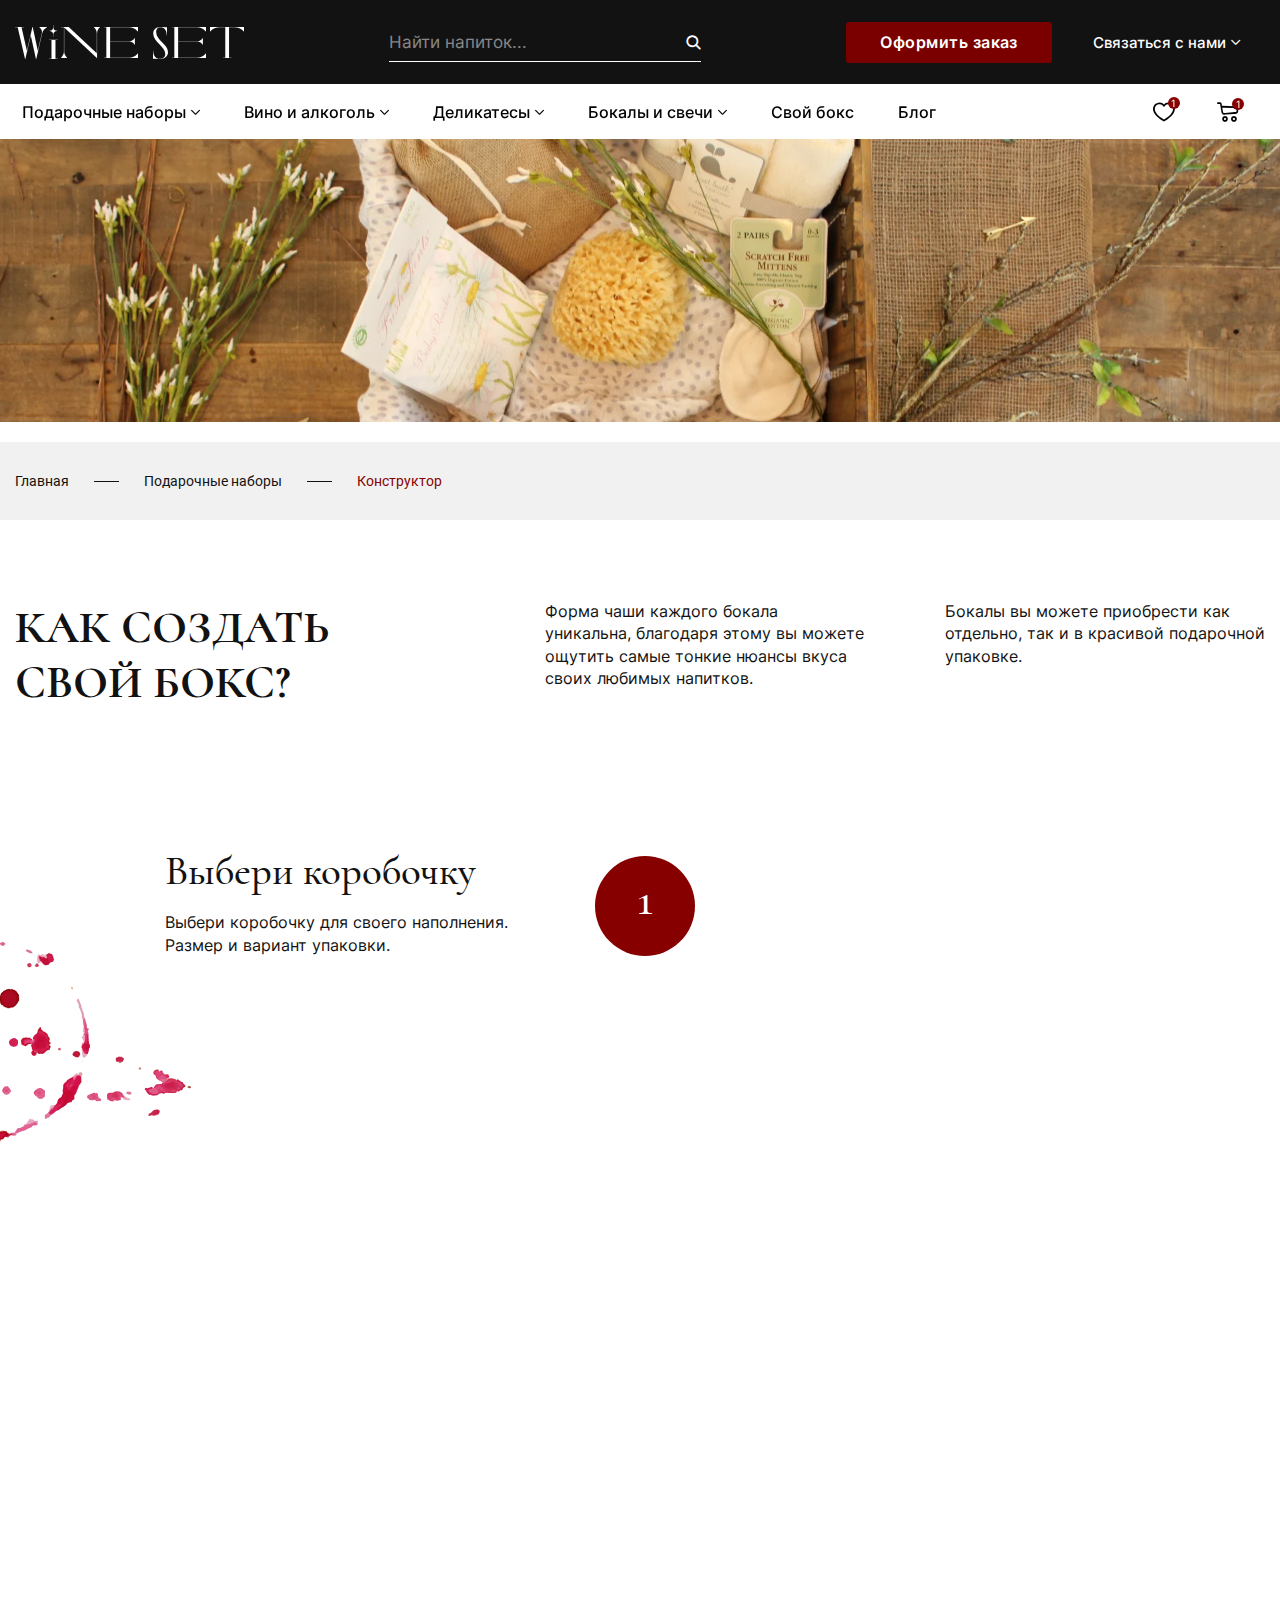
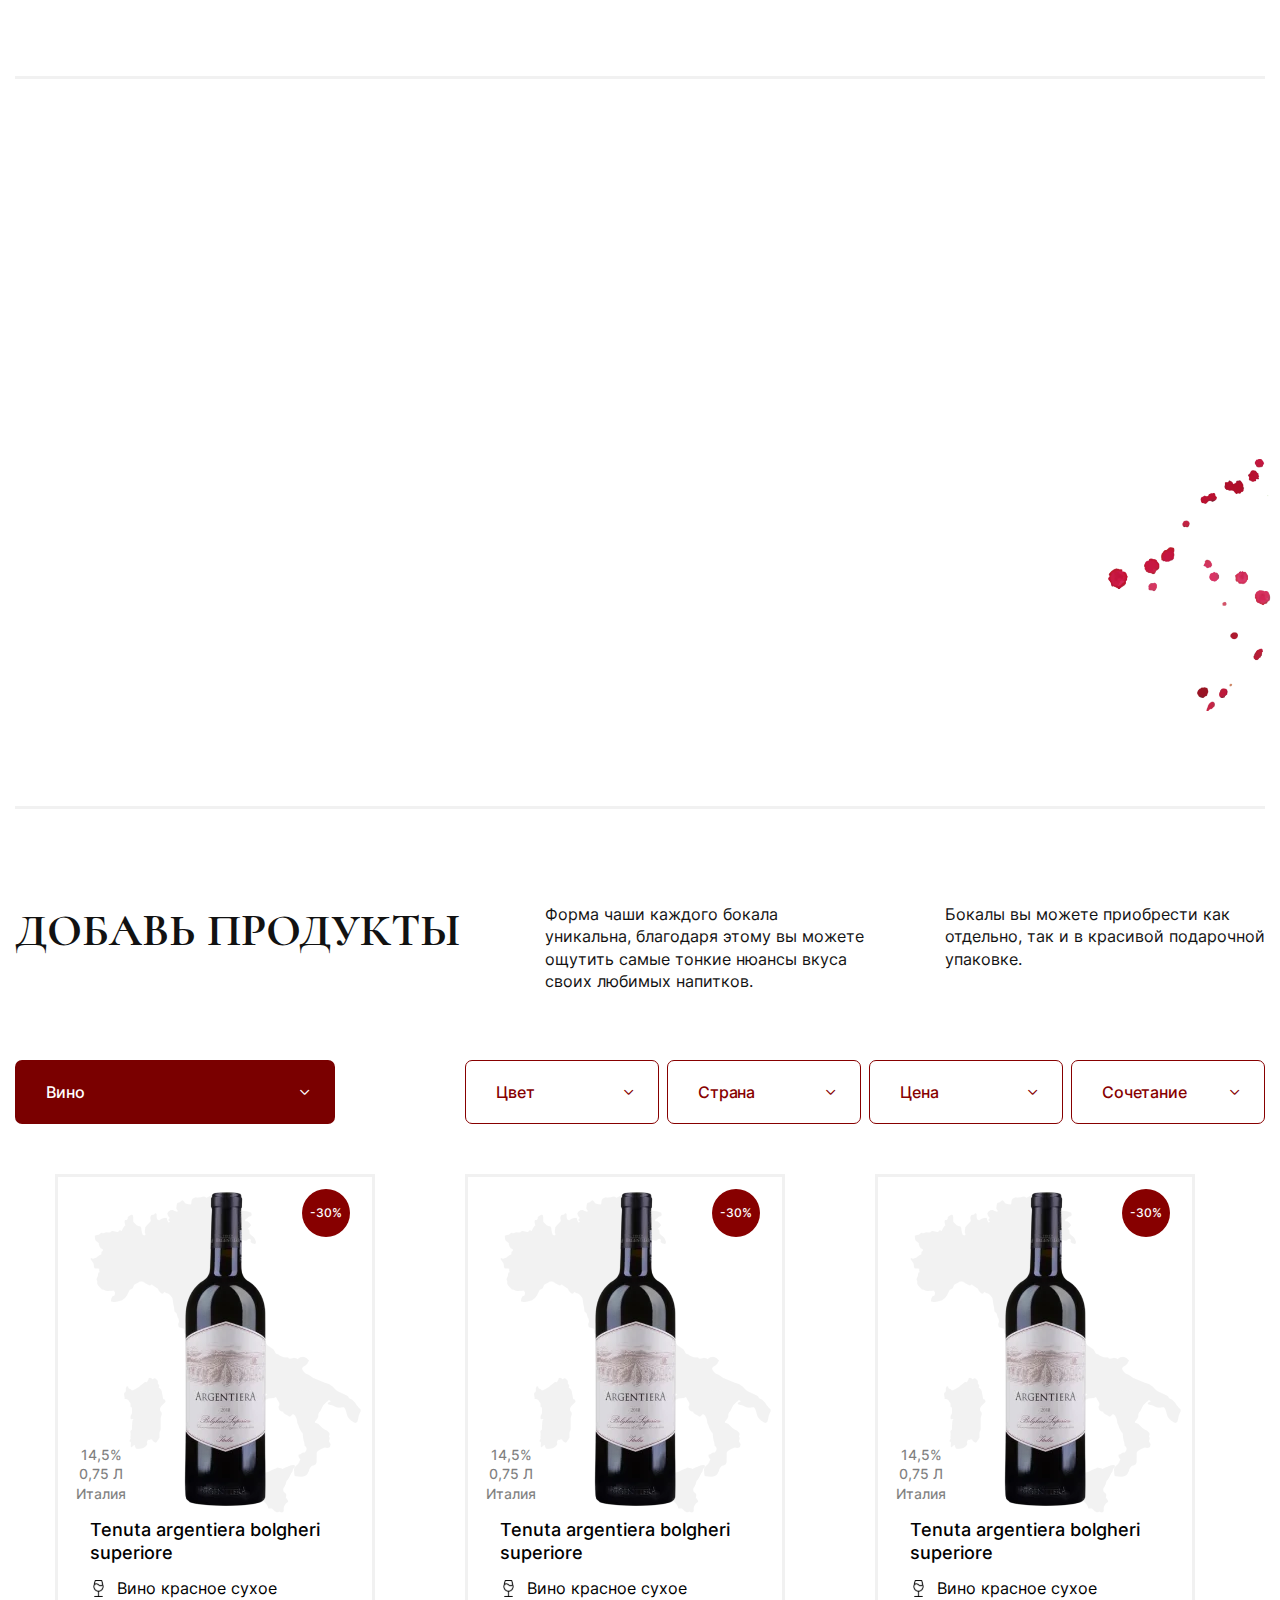
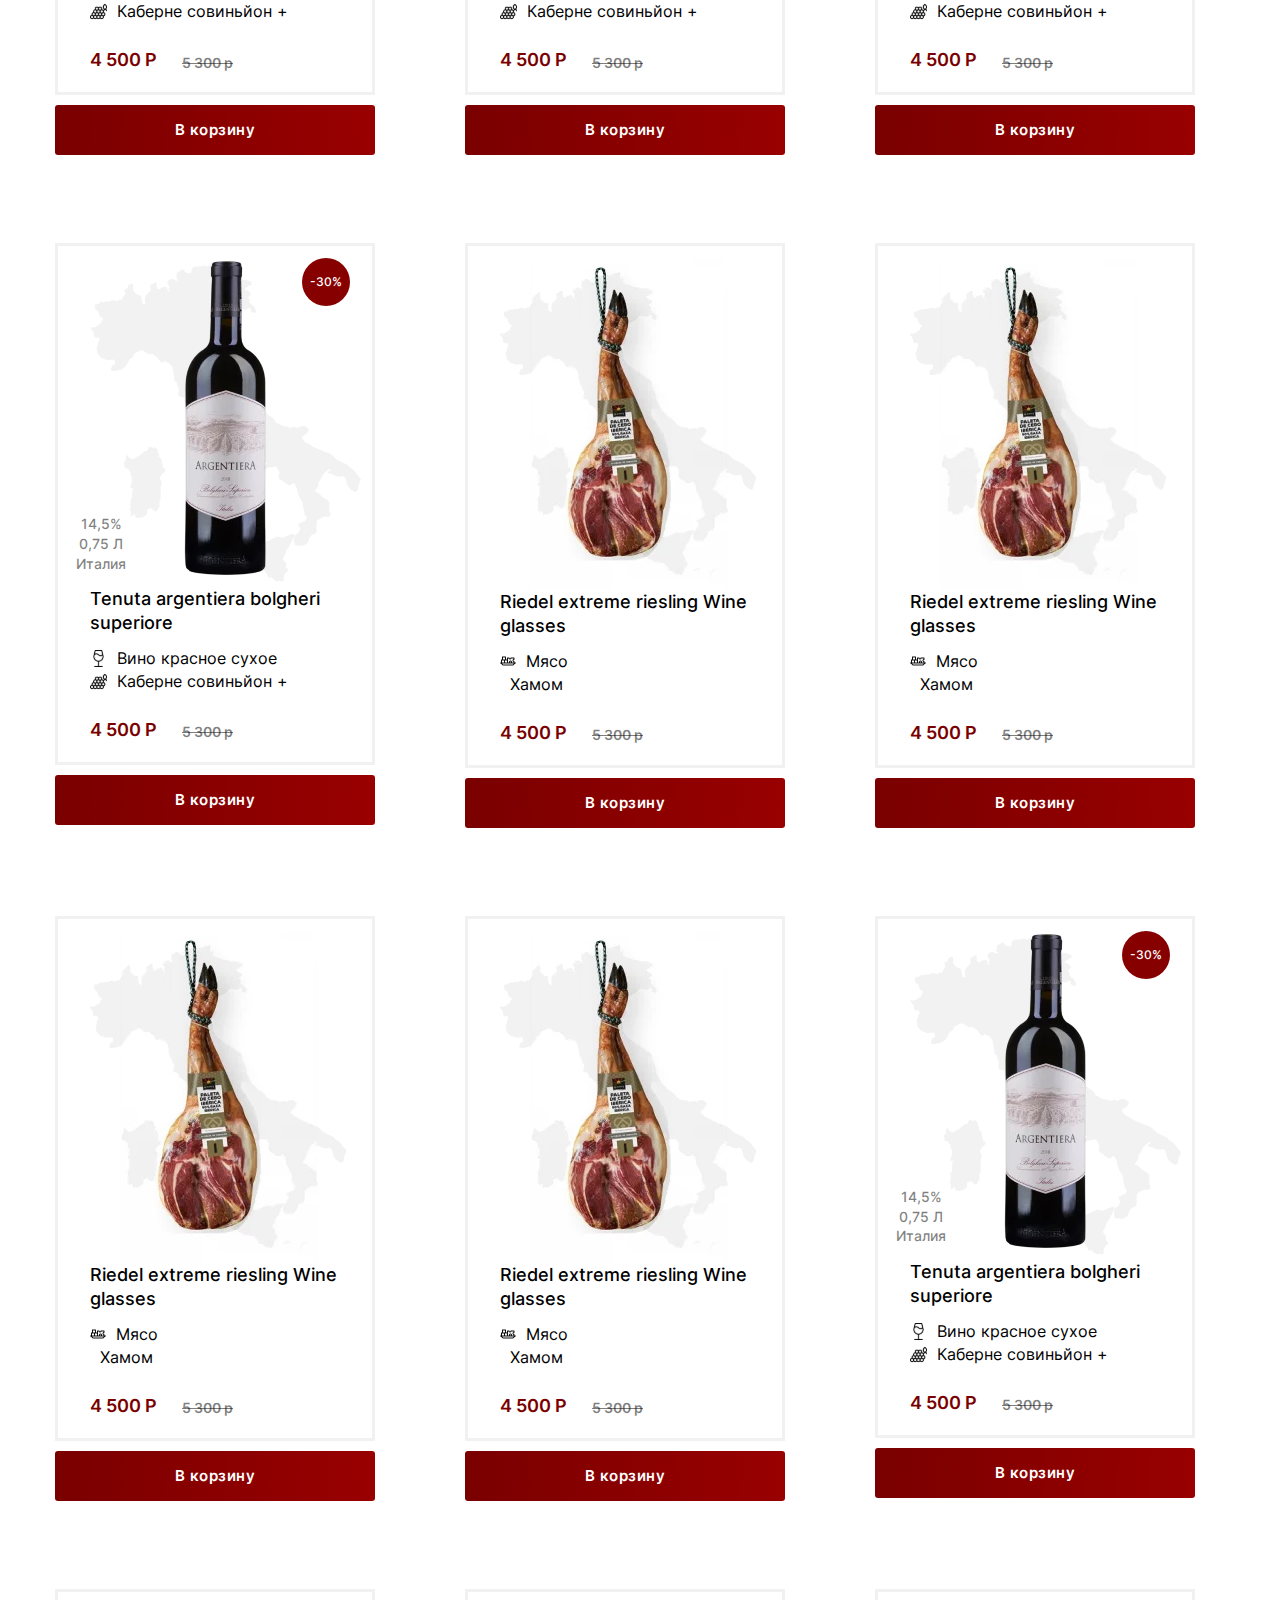
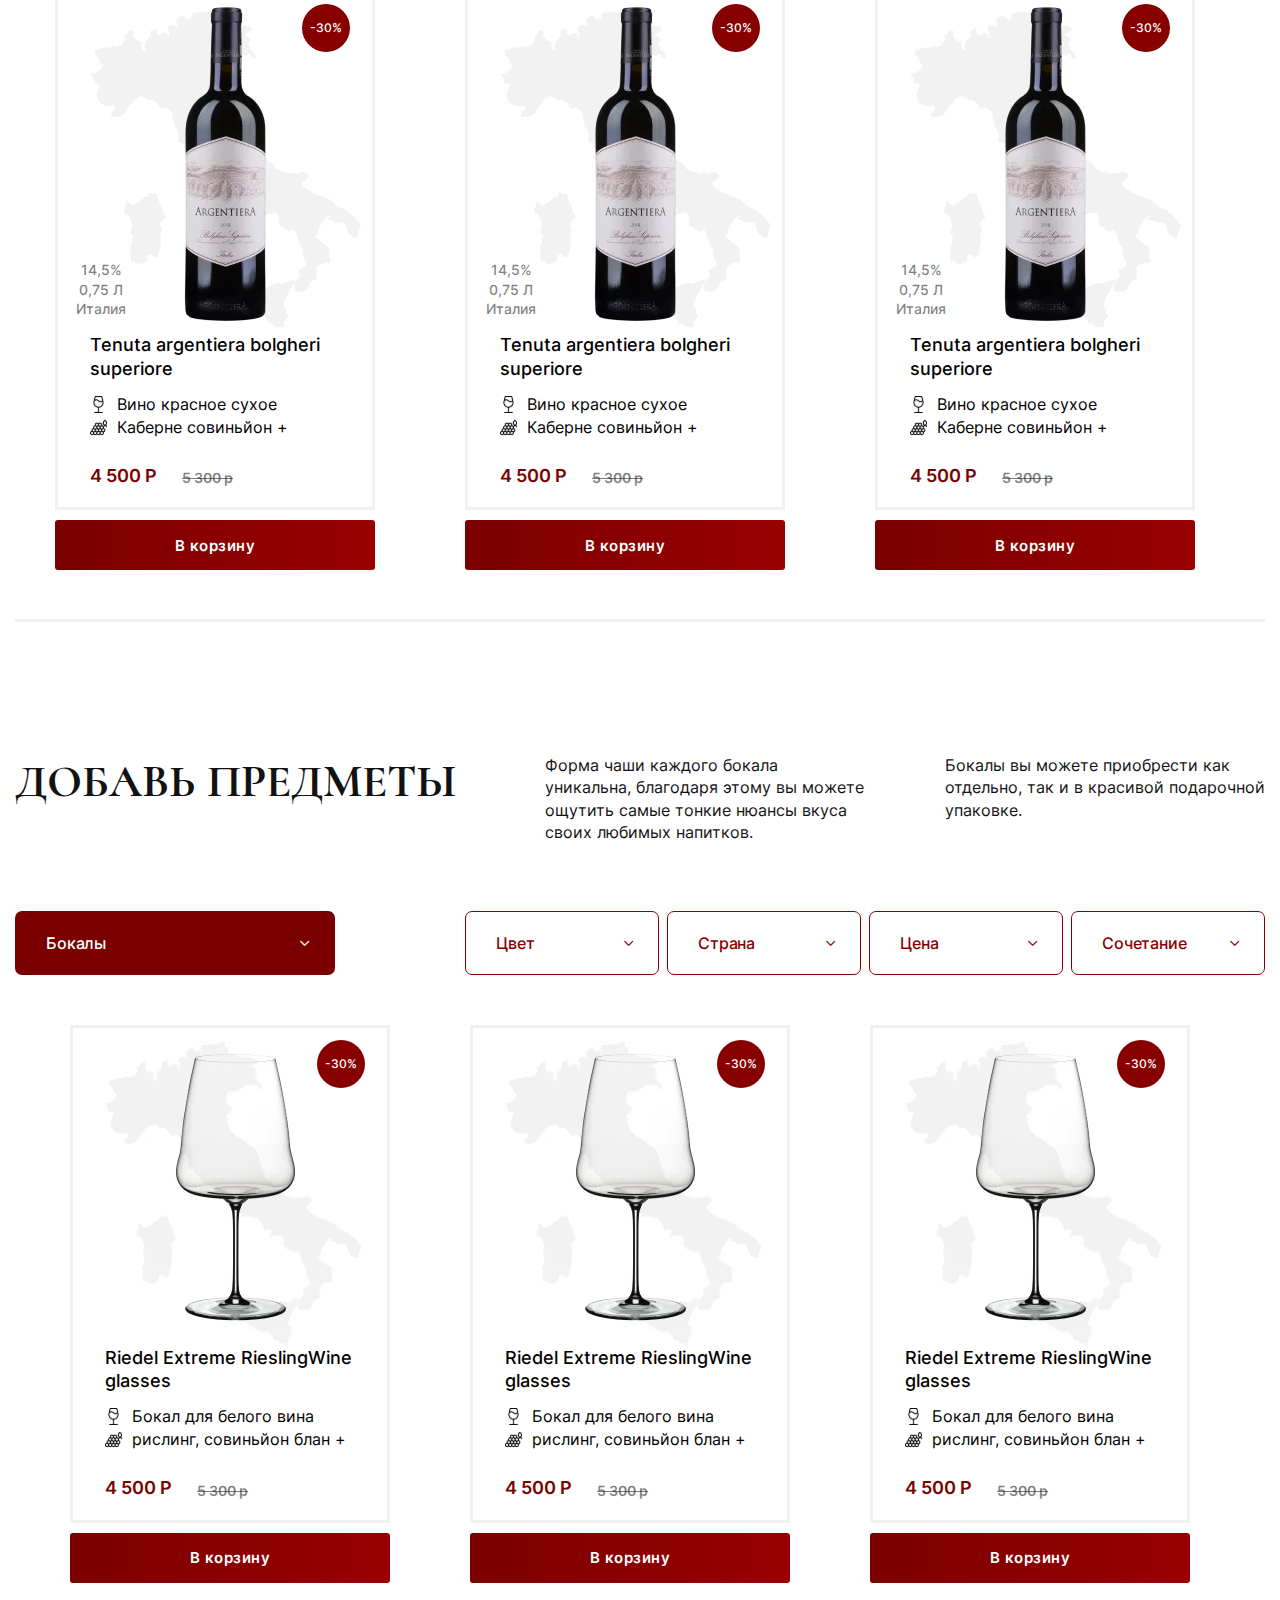
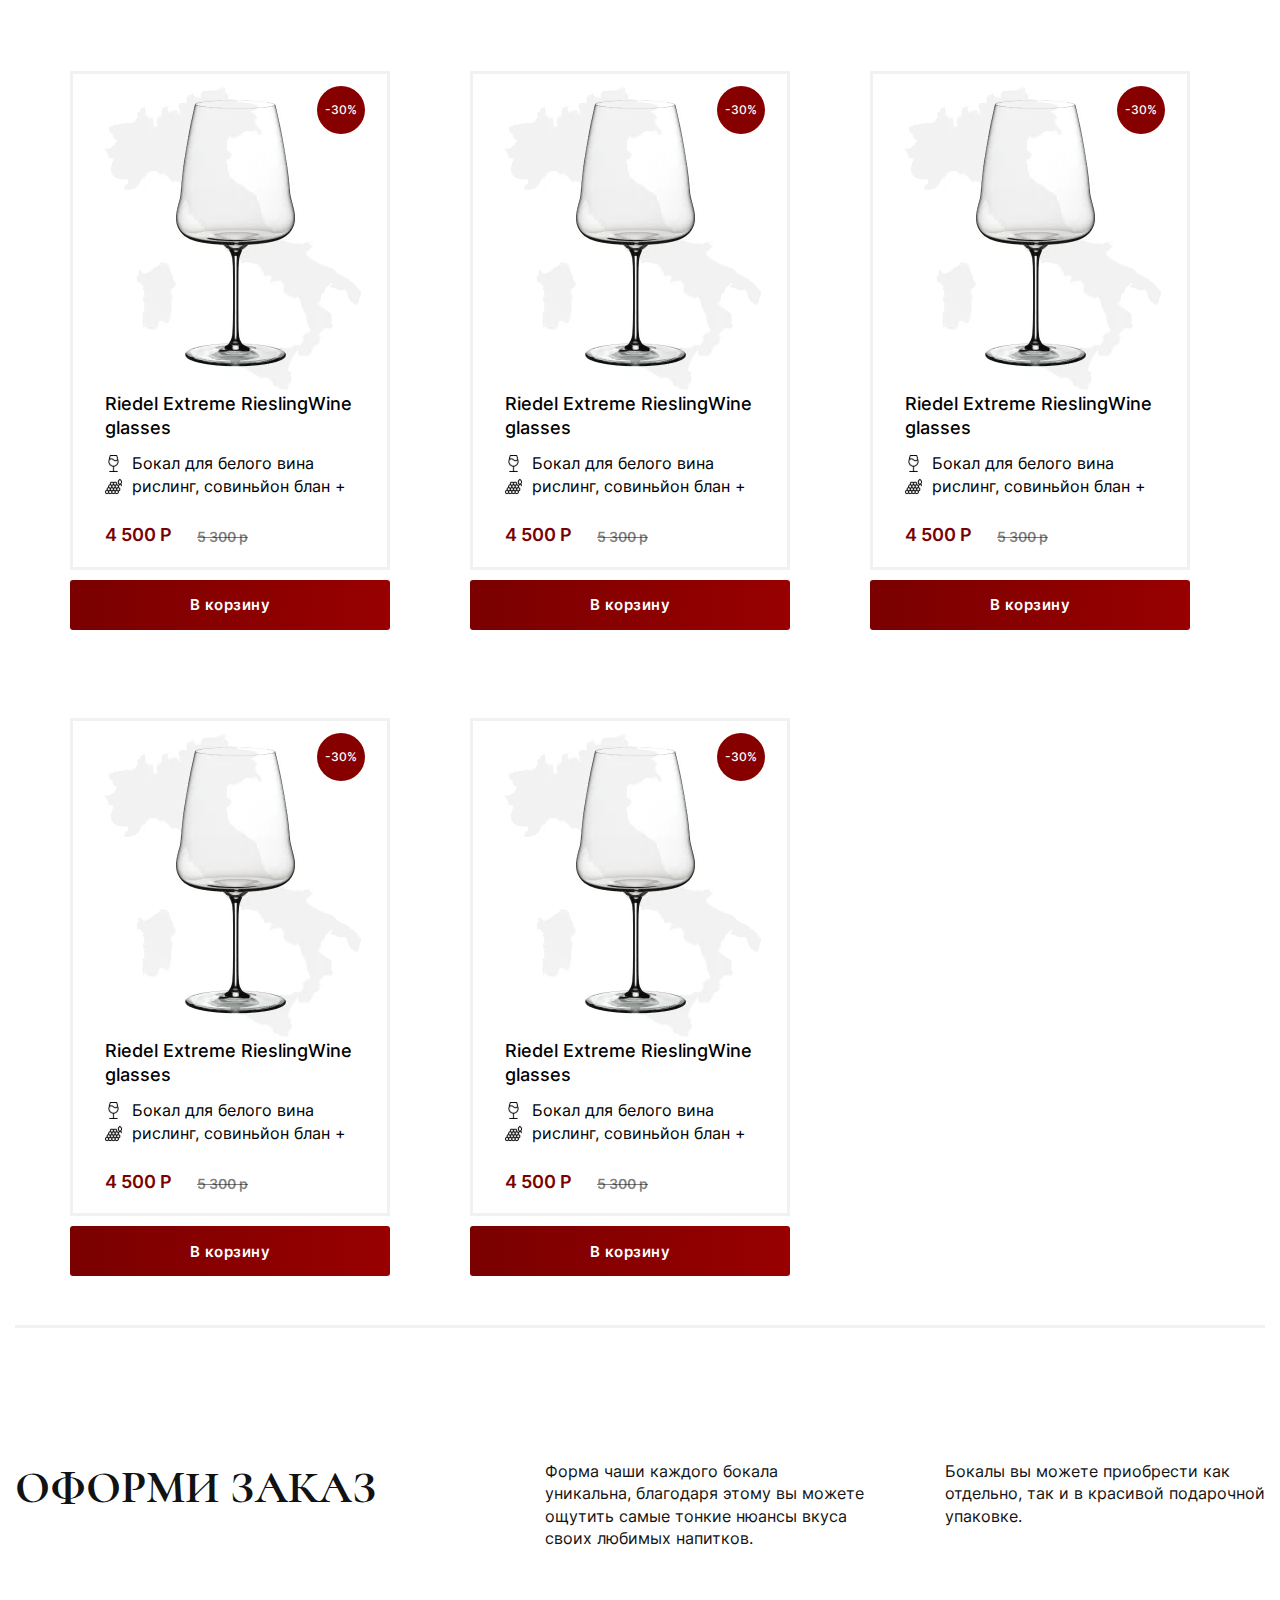
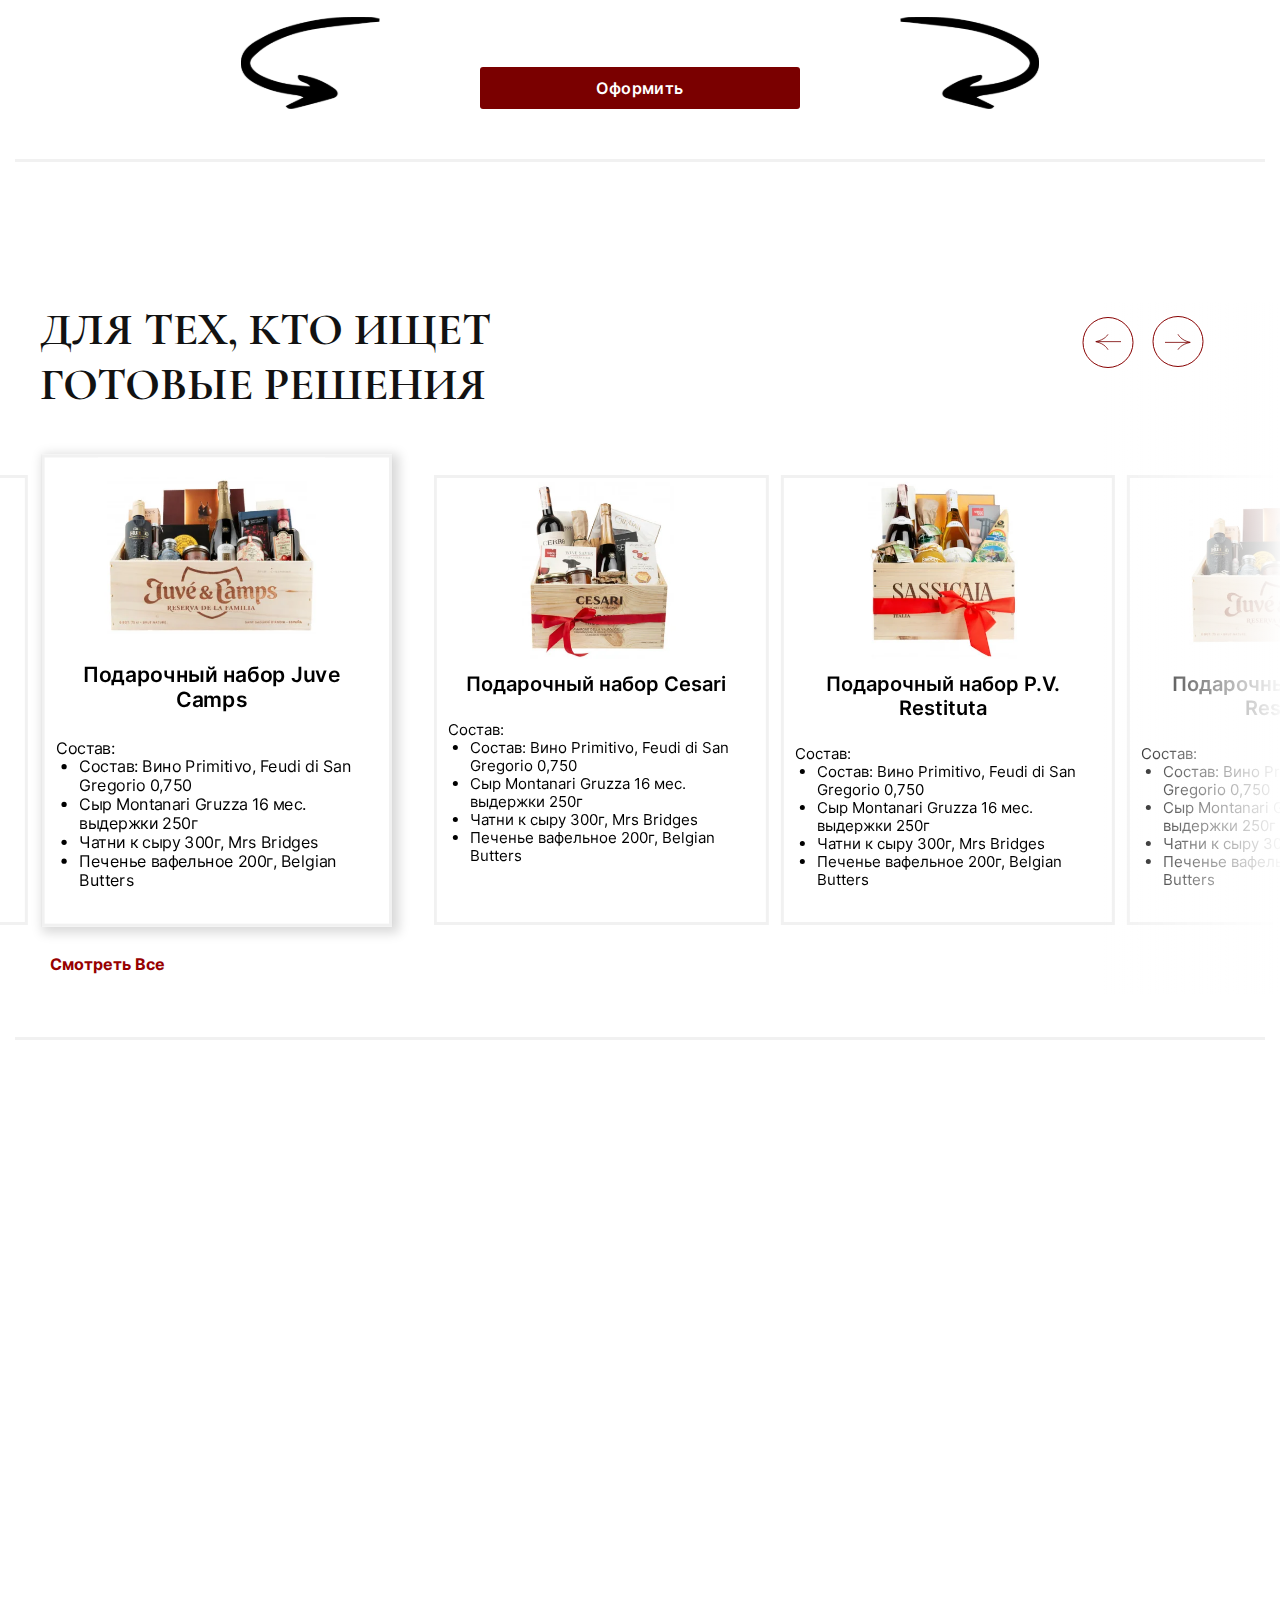
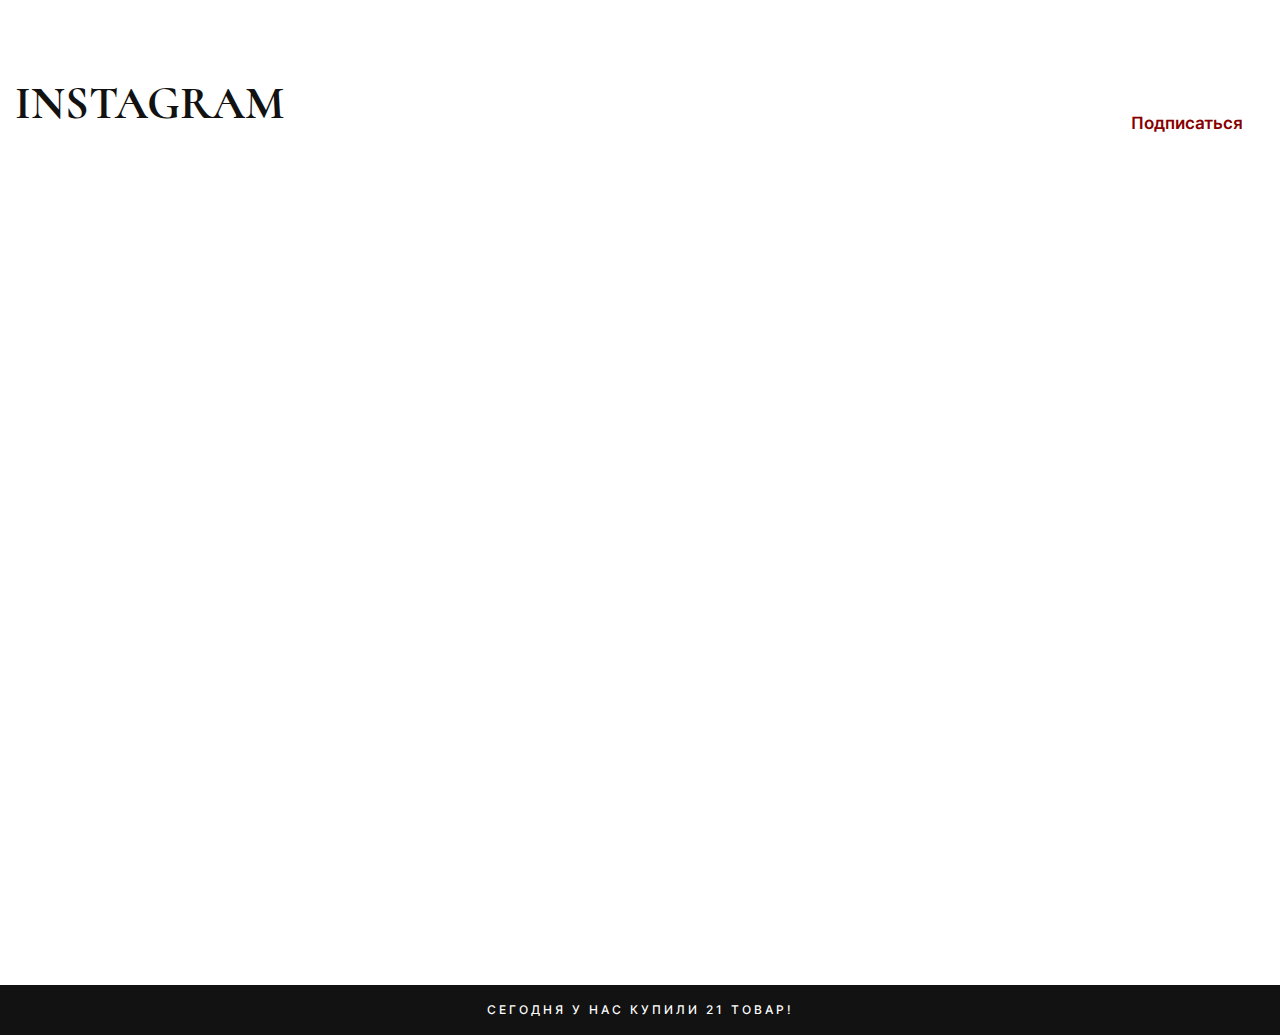
<file: box.html>
<!DOCTYPE html><html lang="ru"><head>	<title>Wine Set - Свой бокс</title>	<meta charset="UTF-8">	<meta name="format-detection" content="telephone=no">	<link rel="stylesheet" href="https://cdnjs.cloudflare.com/ajax/libs/animate.css/4.1.1/animate.min.css?_v=20211209204612" />	<link rel="stylesheet" href="https://unpkg.com/swiper/swiper-bundle.min.css?_v=20211209204612">	<link rel="stylesheet" href="css/style.min.css?_v=20211209204612">	<link rel="shortcut icon" href="favicon.ico">	<meta name="viewport" content="width=device-width, initial-scale=1.0"></head><body>	<div id="loader" class="loader">		<picture><source srcset="img/header/logo.svg" type="image/webp"><img class="loader__image" src="img/header/logo.svg?_v=1639075572848" alt="Logo image"></picture>	</div>	<div class="wrapper">		<header class="header">  <div class="header__wrapper">    <div class="header__top-container">    <div class="header__top animate__animated animate__fadeInUp">      <div class="header__logo">        <a href="index.html"><picture><source srcset="img/header/logo.svg" type="image/webp"><img src="img/header/logo.svg?_v=1639075572848" alt="logo"></picture></a>      </div>      <div class="header__search">        <div class="search-form">          <button type="button" class="search-form__icon _icon-search"></button>          <form action="#" class="search-form__item">            <input autocomplete="off" type="text" name="form[]" placeholder="Найти напиток..."              class="search-form__input">            <button type="submit" class="search-form__btn _icon-search"></button>          </form>        </div>      </div>      <div data-da=".menu__body, 991, last" class="header__buttons">        <a class="header__btn btn" href="personal.html">Оформить заказ</a>        <div class="header__callback _icon-arrow-down">Связаться с нами</div>      </div>      <button type="button" class="icon-menu">        <span></span>        <span></span>        <span></span>      </button>    </div>    </div>    <div class="header__down-container _container">      <div class="header__down">        <div class="header__menu menu">          <nav class="menu__body">            <ul data-spollers="991.98,max" data-one-spoller class="menu__list">              <li class="menu__item">                <a href="gift.html" class="menu__link animate__animated animate__fadeIn">Подарочные наборы</a>                <button data-spoller type="button" class="menu__arrow _icon-arrow-down animate__animated animate__fadeIn"></button>                <ul class="menu__sub-list">                  <div class="menu__sub-row">                    <li class="menu__sub-item">                      <a href="#" class="menu__sub-link">C бокалами</a>                    </li>                    <li class="menu__sub-item">                      <a href="#" class="menu__sub-link">C деликатесами</a>                    </li>                  </div>                </ul>              </li>              <li class="menu__item">                <a href="wine.html" class="menu__link animate__animated animate__fadeIn">Вино и алкоголь</a>                <button data-spoller type="button" class="menu__arrow _icon-arrow-down animate__animated animate__fadeIn sl-one"></button>                <ul class="menu__sub-list">                  <div class="menu__sub-row">                    <li class="menu__sub-item">                      <a href="#" class="menu__sub-link">Вино</a>                    </li>                    <li class="menu__sub-item">                      <a href="#" class="menu__sub-link">Игристое</a>                    </li>                    <li class="menu__sub-item">                      <a href="#" class="menu__sub-link">Шампанское</a>                    </li>                  </div>                  <div class="menu__sub-row">                    <li class="menu__sub-item">                      <a href="#" class="menu__sub-link">Виски</a>                    </li>                    <li class="menu__sub-item">                      <a href="#" class="menu__sub-link">Водка</a>                    </li>                    <li class="menu__sub-item">                      <a href="#" class="menu__sub-link">Кальвадос</a>                    </li>                    <li class="menu__sub-item">                      <a href="#" class="menu__sub-link">Ром</a>                    </li>                    <li class="menu__sub-item">                      <a href="#" class="menu__sub-link">Коньяк</a>                    </li>                    <li class="menu__sub-item">                      <a href="#" class="menu__sub-link">Другие напитки</a>                    </li>                  </div>                </ul>              </li>              <li class="menu__item">                <a href="delicacies.html" class="menu__link animate__animated animate__fadeIn">Деликатесы</a>                <button data-spoller type="button" class="menu__arrow _icon-arrow-down animate__animated animate__fadeIn"></button>                <ul class="menu__sub-list">                  <div class="menu__sub-row">                    <li class="menu__sub-item">                      <a href="#" class="menu__sub-link">Оливки</a>                    </li>                    <li class="menu__sub-item">                      <a href="#" class="menu__sub-link">Сыры</a>                    </li>                    <li class="menu__sub-item">                      <a href="#" class="menu__sub-link">Колбасы</a>                    </li>                    <li class="menu__sub-item">                      <a href="#" class="menu__sub-link">Паштет</a>                    </li>                    <li class="menu__sub-item">                      <a href="#" class="menu__sub-link">Икра</a>                    </li>                    <li class="menu__sub-item">                      <a href="#" class="menu__sub-link">Орехи/снеки</a>                    </li>                    <li class="menu__sub-item">                      <a href="#" class="menu__sub-link">Шоколад</a>                    </li>                  </div>                </ul>              </li>              <li class="menu__item">                <a href="wineglass.html" class="menu__link animate__animated animate__fadeIn">Бокалы и свечи</a>                <button data-spoller type="button" class="menu__arrow _icon-arrow-down animate__animated animate__fadeIn"></button>                <ul class="menu__sub-list">                  <div class="menu__sub-row">                    <li class="menu__sub-item">                      <a href="#" class="menu__sub-link">Бокалы вино</a>                    </li>                    <li class="menu__sub-item">                      <a href="#" class="menu__sub-link">Бокалы шампанки</a>                    </li>                    <li class="menu__sub-item">                      <a href="#" class="menu__sub-link">Роксы</a>                    </li>                  </div>                  <div class="menu__sub-row">                    <li class="menu__sub-item">                      <a href="#" class="menu__sub-link">Свечи</a>                    </li>                    <li class="menu__sub-item">                      <a href="#" class="menu__sub-link">Нож сомелье</a>                    </li>                    <li class="menu__sub-item">                      <a href="#" class="menu__sub-link">Палочки для суши</a>                    </li>                    <li class="menu__sub-item">                      <a href="#" class="menu__sub-link">Нарезочная доска</a>                    </li>                  </div>                </ul>              </li>              <li class="menu__item">                <a href="box.html" class="menu__link animate__animated animate__fadeIn">Свой бокс</a>              </li>              <li class="menu__item">                <a href="blog.html" class="menu__link animate__animated animate__fadeIn">Блог</a>              </li>            </ul>          </nav>        </div>        <div data-da=".header__top, 991.98, 3" class="header__actions actions-header">          <a href="#" class="actions-header__item actions-header__item_favorites _icon-favorite animate__animated animate__fadeInDown"></a>          <div class="actions-header__item cart-header">            <a href="#" class="cart-header__icon _icon-cart animate__animated animate__fadeInDown"></a>            <div class="cart-header__body">              <ul class="cart-header__list cart-list"></ul>            </div>          </div>        </div>      </div>    </div>  </div></header>		<main class="page">			<div class="box-header">				<div class="box-section page__main-slider slider-main wow animate__animated animate__fadeIn"					data-wow-duration="1s" data-wow-delay="0.3s">					<div class="slider-main__container _container">						<picture><source srcset="img/box/box-bg.webp" type="image/webp"><img class="box-section__bg" src="img/box/box-bg.jpg?_v=1639075572848" alt="Insert box here"></picture>					</div>				</div>			</div>			<nav aria-label="page__breadcrumb">				<div class="breadcrumb__container">					<div class="_container">						<ul class="breadcrumb breadcrumb__wineglass wow animate__animated animate__fadeIn" data-wow-duration="2s" data-wow-delay="1.5s">							<a class="breadcrumb-link" href="index.html">								<li class="breadcrumb-item">Главная</li>							</a>							<a class="breadcrumb-link" href="gift.html">								<li class="breadcrumb-item">Подарочные наборы</li>							</a>							<a class="breadcrumb-link" href="#">								<li class="breadcrumb-item active">Конструктор</li>							</a>						</ul>					</div>				</div>			</nav>			<div class="box-section__modify">				<section class="page__wineglass wineglass">					<div class="wineglass__container _container">						<div class="wineglass__info box-info">							<div class="wineglass__column">								<h2 class="wineglass__title box-title title wow animate__animated animate__fadeInUp"									data-wow-duration="1s" data-wow-delay="0.2s">Как создать									свой бокс?</h2>							</div>							<div class="wineglass__column column-wineglass">								<div class="column-wineglass__one wow animate__animated animate__fadeInUp" data-wow-duration="1s"									data-wow-delay="0.3s">									<p>Форма чаши каждого бокала уникальна, благодаря этому вы можете ощутить самые тонкие нюансы вкуса										своих любимых напитков.</p>								</div>								<div class="column-wineglass__two wow animate__animated animate__fadeInUp" data-wow-duration="1s"									data-wow-delay="0.4s">									<p>Бокалы вы можете приобрести как отдельно, так и в красивой подарочной упаковке.</p>								</div>							</div>						</div>						<div class="box-instruction">							<div class="box-instruction__bg" parallaxed>								<picture><source srcset="img/box/wine-bg.webp" type="image/webp"><img src="img/box/wine-bg.png?_v=1639075572848" alt="wine bg"></picture>							</div>							<div class="box-instruction__inner">								<div class="box-instruction__body wow animate__animated animate__fadeInLeft" data-wow-duration="1s"									data-wow-delay="0.5s">									<h3 class="box-instruction__title">Выбери коробочку</h3>									<p class="box-instruction__text">Выбери коробочку для своего наполнения. Размер и вариант упаковки.									</p>									<a href="#tape-one" class="box-instruction__circle one scroll">1</a>								</div>								<div class="box-instruction__body wow animate__animated animate__fadeInRight" data-wow-duration="1s"									data-wow-delay="0s">									<h3 class="box-instruction__title">Добавь продукты</h3>									<p class="box-instruction__text">Выбери сладости и напитки которые хочешь видеть в своём боксе</p>									<a href="#tape-two" class="box-instruction__circle two scroll">2</a>								</div>								<div class="box-instruction__body wow animate__animated animate__fadeInLeft" data-wow-duration="1s"									data-wow-delay="0s">									<h3 class="box-instruction__title">Выбери предметы</h3>									<p class="box-instruction__text">Мелкие сладости довершают бокс и делают его более гармоничным.</p>									<a href="#tape-tree" class="box-instruction__circle three scroll">3</a>								</div>								<div class="box-instruction__body wow animate__animated animate__fadeInRight" data-wow-duration="1s"									data-wow-delay="0s">									<h3 class="box-instruction__title">Оформи заказ</h3>									<p class="box-instruction__text">Твой бокс готов.<span> Перейди в корзину и оформи заказ.</span></p>									<a href="#tape-four" class="box-instruction__circle four scroll">4</a>								</div>							</div>							<span id="tape-one" class="span-scroll"></span>						</div>						<div class="wineglass__info box-info">							<div class="wineglass__column wow animate__animated animate__fadeInUp" data-wow-duration="1s"								data-wow-delay="0s">								<h2 class="wineglass__title title">Выбери коробочку</h2>								<div class="box-number">									<picture><source srcset="img/box/1.webp" type="image/webp"><img src="img/box/1.png?_v=1639075572848" alt="1"></picture>								</div>							</div>							<div class="wineglass__column column-wineglass wow animate__animated animate__fadeInUp"								data-wow-duration="1s" data-wow-delay="0s">								<div class="column-wineglass__one">									<p>Форма чаши каждого бокала уникальна, благодаря этому вы можете ощутить самые тонкие нюансы вкуса										своих любимых напитков.</p>								</div>								<div class="column-wineglass__two">									<p>Бокалы вы можете приобрести как отдельно, так и в красивой подарочной упаковке.</p>								</div>							</div>						</div>						<div class="box-take">							<span id="tape-two" class="span-scroll"></span>							<div class="box-take__bg" parallaxed>								<picture><source srcset="img/box/wine-bg-02.webp" type="image/webp"><img src="img/box/wine-bg-02.png?_v=1639075572848" alt="wine decor"></picture>							</div>							<div class="gift-slider__slide box-slide wow animate__animated animate__fadeInLeft" data-wow-duration="1s"								data-wow-delay="0s">								<div class="gift-slider__image">									<picture><source srcset="img/box/01.webp" type="image/webp"><img src="img/box/01.jpg?_v=1639075572848" alt="box image"></picture>								</div>								<div class="gift-slider__name">Под коробка №1</div>								<p>Для тех, кто хочет побаловать себя, друзей и коллег</p>								<button type="submit" class="box-btn">выбрать</button>							</div>							<div class="gift-slider__slide box-slide wow animate__animated animate__fadeInRight"								data-wow-duration="1s" data-wow-delay="0s">								<div class="gift-slider__image">									<picture><source srcset="img/box/02.webp" type="image/webp"><img src="img/box/02.jpg?_v=1639075572848" alt="box image"></picture>								</div>								<div class="gift-slider__name">Крафт Пакет</div>								<p>Для тех, кто хочет побаловать себя, друзей и коллег</p>								<button type="submit" class="box-btn">выбрать</button>							</div>						</div>						<div class="wineglass__info box-info">							<div class="wineglass__column">								<h2 class="wineglass__title title">Добавь продукты</h2>								<div class="box-number">									<picture><source srcset="img/box/2.webp" type="image/webp"><img src="img/box/2.png?_v=1639075572848" alt="2"></picture>								</div>							</div>							<div class="wineglass__column column-wineglass">								<div class="column-wineglass__one">									<p>Форма чаши каждого бокала уникальна, благодаря этому вы можете ощутить самые тонкие нюансы вкуса										своих любимых напитков.</p>								</div>								<div class="column-wineglass__two">									<p>Бокалы вы можете приобрести как отдельно, так и в красивой подарочной упаковке.</p>								</div>							</div>						</div>						<div class="wineglass__filters filters">							<div class="filters__main">								<div id="fs" class="filter-select">									<div class="filter-select__body">										<div id="fr" class="filter-select__title _icon-arrow-down">Вино</div>									</div>									<div id="ms" class="filter-select__menu menu-select menu-select__big">										<div id="msb" class="menu-select__body">											<label class="checkbox checkbox__big">												<input data-error="Ошибка" class="checkbox__input" type="checkbox" value="1" name="form[]">												<span class="checkbox__text"><span>Игристое/Шампанское</span></span>											</label>											<label class="checkbox checkbox__big">												<input data-error="Ошибка" class="checkbox__input" type="checkbox" value="2" name="form[]">												<span class="checkbox__text"><span>Виски</span></span>											</label>											<label class="checkbox checkbox__big">												<input data-error="Ошибка" class="checkbox__input" type="checkbox" value="3" name="form[]">												<span class="checkbox__text"><span>Коньяк</span></span>											</label>											<label class="checkbox checkbox__big">												<input data-error="Ошибка" class="checkbox__input" type="checkbox" value="4" name="form[]">												<span class="checkbox__text"><span>Ром</span></span>											</label>											<label class="checkbox checkbox__big">												<input data-error="Ошибка" class="checkbox__input" type="checkbox" value="4" name="form[]">												<span class="checkbox__text"><span>Водка</span></span>											</label>											<label class="checkbox checkbox__big">												<input data-error="Ошибка" class="checkbox__input" type="checkbox" value="4" name="form[]">												<span class="checkbox__text"><span>Дистиляты</span></span>											</label>											<label class="checkbox checkbox__big">												<input data-error="Ошибка" class="checkbox__input" type="checkbox" value="4" name="form[]">												<span class="checkbox__text"><span>Бренди</span></span>											</label>										</div>										<button type="submit" class="menu-select__btn">Применить</button>									</div>								</div>							</div>							<div class="filter__second">								<div id="fs1" class="filter-select">									<div id="ms1" class="filter-select__body filter-select__body_white">										<div class="filter-select__title _icon-arrow-down">Цвет</div>									</div>									<div id="msb1" class="filter-select__menu menu-select">										<div class="menu-select__body">											<label class="checkbox">												<input data-error="Ошибка" class="checkbox__input" type="checkbox" value="1" name="form[]">												<span class="checkbox__text"><span>Параматр 1</span></span>											</label>											<label class="checkbox">												<input data-error="Ошибка" class="checkbox__input" type="checkbox" value="2" name="form[]">												<span class="checkbox__text"><span>Параметр 2</span></span>											</label>											<label class="checkbox">												<input data-error="Ошибка" class="checkbox__input" type="checkbox" value="3" name="form[]">												<span class="checkbox__text"><span>Параметр 3</span></span>											</label>											<label class="checkbox">												<input data-error="Ошибка" class="checkbox__input" type="checkbox" value="4" name="form[]">												<span class="checkbox__text"><span>Параметр 4</span></span>											</label>											<label class="checkbox">												<input data-error="Ошибка" class="checkbox__input" type="checkbox" value="5" name="form[]">												<span class="checkbox__text"><span>Параметр 5</span></span>											</label>											<label class="checkbox">												<input data-error="Ошибка" class="checkbox__input" type="checkbox" value="6" name="form[]">												<span class="checkbox__text"><span>Параметр 6</span></span>											</label>											<label class="checkbox">												<input data-error="Ошибка" class="checkbox__input" type="checkbox" value="7" name="form[]">												<span class="checkbox__text"><span>Параметр 7</span></span>											</label>										</div>										<button type="submit" class="menu-select__btn">Применить</button>									</div>								</div>								<div id="fs2" class="filter-select">									<div id="ms2" class="filter-select__body filter-select__body_white">										<div class="filter-select__title _icon-arrow-down">Страна</div>									</div>									<div id="msb2" class="filter-select__menu menu-select">										<div class="menu-select__body">											<label class="checkbox">												<input data-error="Ошибка" class="checkbox__input" type="checkbox" value="1" name="form[]">												<span class="checkbox__text"><span>Параматр 1</span></span>											</label>											<label class="checkbox">												<input data-error="Ошибка" class="checkbox__input" type="checkbox" value="2" name="form[]">												<span class="checkbox__text"><span>Параметр 2</span></span>											</label>											<label class="checkbox">												<input data-error="Ошибка" class="checkbox__input" type="checkbox" value="3" name="form[]">												<span class="checkbox__text"><span>Параметр 3</span></span>											</label>											<label class="checkbox">												<input data-error="Ошибка" class="checkbox__input" type="checkbox" value="4" name="form[]">												<span class="checkbox__text"><span>Параметр 4</span></span>											</label>											<label class="checkbox">												<input data-error="Ошибка" class="checkbox__input" type="checkbox" value="1" name="form[]">												<span class="checkbox__text"><span>Параметр 5</span></span>											</label>											<label class="checkbox">												<input data-error="Ошибка" class="checkbox__input" type="checkbox" value="2" name="form[]">												<span class="checkbox__text"><span>Параметр 6</span></span>											</label>											<label class="checkbox">												<input data-error="Ошибка" class="checkbox__input" type="checkbox" value="3" name="form[]">												<span class="checkbox__text"><span>Параметр 7</span></span>											</label>										</div>										<button type="submit" class="menu-select__btn">Применить</button>									</div>								</div>								<div id="fs3" class="filter-select">									<div id="ms3" class="filter-select__body filter-select__body_white">										<div class="filter-select__title _icon-arrow-down">Цена</div>									</div>									<div id="msb3" class="filter-select__menu menu-select">										<div class="menu-select__body">											<label class="checkbox">												<input data-error="Ошибка" class="checkbox__input" type="checkbox" value="1" name="form[]">												<span class="checkbox__text"><span>Параматр 1</span></span>											</label>											<label class="checkbox">												<input data-error="Ошибка" class="checkbox__input" type="checkbox" value="2" name="form[]">												<span class="checkbox__text"><span>Параметр 2</span></span>											</label>											<label class="checkbox">												<input data-error="Ошибка" class="checkbox__input" type="checkbox" value="3" name="form[]">												<span class="checkbox__text"><span>Параметр 3</span></span>											</label>											<label class="checkbox">												<input data-error="Ошибка" class="checkbox__input" type="checkbox" value="4" name="form[]">												<span class="checkbox__text"><span>Параметр 4</span></span>											</label>											<label class="checkbox">												<input data-error="Ошибка" class="checkbox__input" type="checkbox" value="1" name="form[]">												<span class="checkbox__text"><span>Параметр 5</span></span>											</label>											<label class="checkbox">												<input data-error="Ошибка" class="checkbox__input" type="checkbox" value="2" name="form[]">												<span class="checkbox__text"><span>Параметр 6</span></span>											</label>											<label class="checkbox">												<input data-error="Ошибка" class="checkbox__input" type="checkbox" value="3" name="form[]">												<span class="checkbox__text"><span>Параметр 7</span></span>											</label>										</div>										<button type="submit" class="menu-select__btn">Применить</button>									</div>								</div>								<div id="fs4" class="filter-select">									<div id="ms4" class="filter-select__body filter-select__body_white">										<div class="filter-select__title _icon-arrow-down">Сочетание</div>									</div>									<div id="msb4" class="filter-select__menu menu-select">										<div class="menu-select__body">											<label class="checkbox">												<input data-error="Ошибка" class="checkbox__input" type="checkbox" value="1" name="form[]">												<span class="checkbox__text"><span>Параматр 1</span></span>											</label>											<label class="checkbox">												<input data-error="Ошибка" class="checkbox__input" type="checkbox" value="2" name="form[]">												<span class="checkbox__text"><span>Параметр 2</span></span>											</label>											<label class="checkbox">												<input data-error="Ошибка" class="checkbox__input" type="checkbox" value="3" name="form[]">												<span class="checkbox__text"><span>Параметр 3</span></span>											</label>											<label class="checkbox">												<input data-error="Ошибка" class="checkbox__input" type="checkbox" value="4" name="form[]">												<span class="checkbox__text"><span>Параметр 4</span></span>											</label>											<label class="checkbox">												<input data-error="Ошибка" class="checkbox__input" type="checkbox" value="1" name="form[]">												<span class="checkbox__text"><span>Параметр 5</span></span>											</label>											<label class="checkbox">												<input data-error="Ошибка" class="checkbox__input" type="checkbox" value="2" name="form[]">												<span class="checkbox__text"><span>Параметр 6</span></span>											</label>											<label class="checkbox">												<input data-error="Ошибка" class="checkbox__input" type="checkbox" value="3" name="form[]">												<span class="checkbox__text"><span>Параметр 7</span></span>											</label>										</div>										<button type="submit" class="menu-select__btn">Применить</button>									</div>								</div>							</div>						</div>						<div class="wineglass__products page__wineglass-not">							<div class="wineglass__inner">								<div class="product-box">									<a href="product.html" class="product-box__slide">										<div class="product-box__image">											<picture><source srcset="img/3.webp" type="image/webp"><img src="img/3.png?_v=1639075572848" alt="product image"></picture>										</div>										<div class="product-box__label">-30%</div>										<div class="product-box__descript">											<p>14,5%</p>											<p>0,75 Л</p>											<p>Италия</p>										</div>										<div class="product-box__name">Tenuta argentiera bolgheri											superiore</div>										<div class="product-box__info">											<picture><source srcset="img/recomend-slider/wine-icon.svg" type="image/webp"><img src="img/recomend-slider/wine-icon.svg?_v=1639075572848" alt="wine-icon"></picture>											<div class="product-box__descr">Вино красное сухое</div>										</div>										<div class="product-box__info">											<picture><source srcset="img/recomend-slider/grape-icon.svg" type="image/webp"><img src="img/recomend-slider/grape-icon.svg?_v=1639075572848" alt="grape-icon"></picture>											<div class="product-box__descr">Каберне совиньйон +</div>										</div>										<div class="product-box__price">											<div class="product-box__price-new">4 500 р</div>											<div class="product-box__price-old">5 300 р</div>										</div>									</a>									<button class="product-box__buttom">В корзину</button>								</div>								<div class="product-box">									<a href="product.html" class="product-box__slide">										<div class="product-box__image">											<picture><source srcset="img/3.webp" type="image/webp"><img src="img/3.png?_v=1639075572848" alt="product image"></picture>										</div>										<div class="product-box__label">-30%</div>										<div class="product-box__descript">											<p>14,5%</p>											<p>0,75 Л</p>											<p>Италия</p>										</div>										<div class="product-box__name">Tenuta argentiera bolgheri											superiore</div>										<div class="product-box__info">											<picture><source srcset="img/recomend-slider/wine-icon.svg" type="image/webp"><img src="img/recomend-slider/wine-icon.svg?_v=1639075572848" alt="wine-icon"></picture>											<div class="product-box__descr">Вино красное сухое</div>										</div>										<div class="product-box__info">											<picture><source srcset="img/recomend-slider/grape-icon.svg" type="image/webp"><img src="img/recomend-slider/grape-icon.svg?_v=1639075572848" alt="grape-icon"></picture>											<div class="product-box__descr">Каберне совиньйон +</div>										</div>										<div class="product-box__price">											<div class="product-box__price-new">4 500 р</div>											<div class="product-box__price-old">5 300 р</div>										</div>									</a>									<button class="product-box__buttom">В корзину</button>								</div>								<div class="product-box">									<a href="product.html" class="product-box__slide">										<div class="product-box__image">											<picture><source srcset="img/3.webp" type="image/webp"><img src="img/3.png?_v=1639075572848" alt="product image"></picture>										</div>										<div class="product-box__label">-30%</div>										<div class="product-box__descript">											<p>14,5%</p>											<p>0,75 Л</p>											<p>Италия</p>										</div>										<div class="product-box__name">Tenuta argentiera bolgheri											superiore</div>										<div class="product-box__info">											<picture><source srcset="img/recomend-slider/wine-icon.svg" type="image/webp"><img src="img/recomend-slider/wine-icon.svg?_v=1639075572848" alt="wine-icon"></picture>											<div class="product-box__descr">Вино красное сухое</div>										</div>										<div class="product-box__info">											<picture><source srcset="img/recomend-slider/grape-icon.svg" type="image/webp"><img src="img/recomend-slider/grape-icon.svg?_v=1639075572848" alt="grape-icon"></picture>											<div class="product-box__descr">Каберне совиньйон +</div>										</div>										<div class="product-box__price">											<div class="product-box__price-new">4 500 р</div>											<div class="product-box__price-old">5 300 р</div>										</div>									</a>									<button class="product-box__buttom">В корзину</button>								</div>								<div class="product-box">									<a href="product.html" class="product-box__slide">										<div class="product-box__image">											<picture><source srcset="img/3.webp" type="image/webp"><img src="img/3.png?_v=1639075572848" alt="product image"></picture>										</div>										<div class="product-box__label">-30%</div>										<div class="product-box__descript">											<p>14,5%</p>											<p>0,75 Л</p>											<p>Италия</p>										</div>										<div class="product-box__name">Tenuta argentiera bolgheri											superiore</div>										<div class="product-box__info">											<picture><source srcset="img/recomend-slider/wine-icon.svg" type="image/webp"><img src="img/recomend-slider/wine-icon.svg?_v=1639075572848" alt="wine-icon"></picture>											<div class="product-box__descr">Вино красное сухое</div>										</div>										<div class="product-box__info">											<picture><source srcset="img/recomend-slider/grape-icon.svg" type="image/webp"><img src="img/recomend-slider/grape-icon.svg?_v=1639075572848" alt="grape-icon"></picture>											<div class="product-box__descr">Каберне совиньйон +</div>										</div>										<div class="product-box__price">											<div class="product-box__price-new">4 500 р</div>											<div class="product-box__price-old">5 300 р</div>										</div>									</a>									<button class="product-box__buttom">В корзину</button>								</div>								<div class="product-box">									<a href="product.html" class="product-box__slide">										<div class="product-box__image">											<picture><source srcset="img/2.webp" type="image/webp"><img src="img/2.png?_v=1639075572848" alt="product image"></picture>										</div>										<div class="product-box__name">Riedel extreme riesling											<span>Wine glasses</span>										</div>										<div class="product-box__info">											<picture><source srcset="img/recomend-slider/meat.svg" type="image/webp"><img src="img/recomend-slider/meat.svg?_v=1639075572848" alt="meat icon"></picture>											<div class="product-box__descr">Мясо</div>										</div>										<div class="product-box__info">											<div class="product-box__descr">Хамом</div>										</div>										<div class="product-box__price">											<div class="product-box__price-new">4 500 р</div>											<div class="product-box__price-old">5 300 р</div>										</div>									</a>									<button class="product-box__buttom">В корзину</button>								</div>								<div class="product-box">									<a href="product.html" class="product-box__slide">										<div class="product-box__image">											<picture><source srcset="img/2.webp" type="image/webp"><img src="img/2.png?_v=1639075572848" alt="product image"></picture>										</div>										<div class="product-box__name">Riedel extreme riesling											<span>Wine glasses</span>										</div>										<div class="product-box__info">											<picture><source srcset="img/recomend-slider/meat.svg" type="image/webp"><img src="img/recomend-slider/meat.svg?_v=1639075572848" alt="meat icon"></picture>											<div class="product-box__descr">Мясо</div>										</div>										<div class="product-box__info">											<div class="product-box__descr">Хамом</div>										</div>										<div class="product-box__price">											<div class="product-box__price-new">4 500 р</div>											<div class="product-box__price-old">5 300 р</div>										</div>									</a>									<button class="product-box__buttom">В корзину</button>								</div>								<div class="product-box">									<a href="product.html" class="product-box__slide">										<div class="product-box__image">											<picture><source srcset="img/2.webp" type="image/webp"><img src="img/2.png?_v=1639075572848" alt="product image"></picture>										</div>										<div class="product-box__name">Riedel extreme riesling											<span>Wine glasses</span>										</div>										<div class="product-box__info">											<picture><source srcset="img/recomend-slider/meat.svg" type="image/webp"><img src="img/recomend-slider/meat.svg?_v=1639075572848" alt="meat icon"></picture>											<div class="product-box__descr">Мясо</div>										</div>										<div class="product-box__info">											<div class="product-box__descr">Хамом</div>										</div>										<div class="product-box__price">											<div class="product-box__price-new">4 500 р</div>											<div class="product-box__price-old">5 300 р</div>										</div>									</a>									<button class="product-box__buttom">В корзину</button>								</div>								<div class="product-box">									<a href="product.html" class="product-box__slide">										<div class="product-box__image">											<picture><source srcset="img/2.webp" type="image/webp"><img src="img/2.png?_v=1639075572848" alt="product image"></picture>										</div>										<div class="product-box__name">Riedel extreme riesling											<span>Wine glasses</span>										</div>										<div class="product-box__info">											<picture><source srcset="img/recomend-slider/meat.svg" type="image/webp"><img src="img/recomend-slider/meat.svg?_v=1639075572848" alt="meat icon"></picture>											<div class="product-box__descr">Мясо</div>										</div>										<div class="product-box__info">											<div class="product-box__descr">Хамом</div>										</div>										<div class="product-box__price">											<div class="product-box__price-new">4 500 р</div>											<div class="product-box__price-old">5 300 р</div>										</div>									</a>									<button class="product-box__buttom">В корзину</button>								</div>								<div class="product-box">									<a href="product.html" class="product-box__slide">										<div class="product-box__image">											<picture><source srcset="img/3.webp" type="image/webp"><img src="img/3.png?_v=1639075572848" alt="product image"></picture>										</div>										<div class="product-box__label">-30%</div>										<div class="product-box__descript">											<p>14,5%</p>											<p>0,75 Л</p>											<p>Италия</p>										</div>										<div class="product-box__name">Tenuta argentiera bolgheri											superiore</div>										<div class="product-box__info">											<picture><source srcset="img/recomend-slider/wine-icon.svg" type="image/webp"><img src="img/recomend-slider/wine-icon.svg?_v=1639075572848" alt="wine-icon"></picture>											<div class="product-box__descr">Вино красное сухое</div>										</div>										<div class="product-box__info">											<picture><source srcset="img/recomend-slider/grape-icon.svg" type="image/webp"><img src="img/recomend-slider/grape-icon.svg?_v=1639075572848" alt="grape-icon"></picture>											<div class="product-box__descr">Каберне совиньйон +</div>										</div>										<div class="product-box__price">											<div class="product-box__price-new">4 500 р</div>											<div class="product-box__price-old">5 300 р</div>										</div>									</a>									<button class="product-box__buttom">В корзину</button>								</div>								<div class="product-box">									<a href="product.html" class="product-box__slide">										<div class="product-box__image">											<picture><source srcset="img/3.webp" type="image/webp"><img src="img/3.png?_v=1639075572848" alt="product image"></picture>										</div>										<div class="product-box__label">-30%</div>										<div class="product-box__descript">											<p>14,5%</p>											<p>0,75 Л</p>											<p>Италия</p>										</div>										<div class="product-box__name">Tenuta argentiera bolgheri											superiore</div>										<div class="product-box__info">											<picture><source srcset="img/recomend-slider/wine-icon.svg" type="image/webp"><img src="img/recomend-slider/wine-icon.svg?_v=1639075572848" alt="wine-icon"></picture>											<div class="product-box__descr">Вино красное сухое</div>										</div>										<div class="product-box__info">											<picture><source srcset="img/recomend-slider/grape-icon.svg" type="image/webp"><img src="img/recomend-slider/grape-icon.svg?_v=1639075572848" alt="grape-icon"></picture>											<div class="product-box__descr">Каберне совиньйон +</div>										</div>										<div class="product-box__price">											<div class="product-box__price-new">4 500 р</div>											<div class="product-box__price-old">5 300 р</div>										</div>									</a>									<button class="product-box__buttom">В корзину</button>								</div>								<div class="product-box">									<a href="product.html" class="product-box__slide">										<div class="product-box__image">											<picture><source srcset="img/3.webp" type="image/webp"><img src="img/3.png?_v=1639075572848" alt="product image"></picture>										</div>										<div class="product-box__label">-30%</div>										<div class="product-box__descript">											<p>14,5%</p>											<p>0,75 Л</p>											<p>Италия</p>										</div>										<div class="product-box__name">Tenuta argentiera bolgheri											superiore</div>										<div class="product-box__info">											<picture><source srcset="img/recomend-slider/wine-icon.svg" type="image/webp"><img src="img/recomend-slider/wine-icon.svg?_v=1639075572848" alt="wine-icon"></picture>											<div class="product-box__descr">Вино красное сухое</div>										</div>										<div class="product-box__info">											<picture><source srcset="img/recomend-slider/grape-icon.svg" type="image/webp"><img src="img/recomend-slider/grape-icon.svg?_v=1639075572848" alt="grape-icon"></picture>											<div class="product-box__descr">Каберне совиньйон +</div>										</div>										<div class="product-box__price">											<div class="product-box__price-new">4 500 р</div>											<div class="product-box__price-old">5 300 р</div>										</div>									</a>									<button class="product-box__buttom">В корзину</button>								</div>								<div class="product-box">									<a href="product.html" class="product-box__slide">										<div class="product-box__image">											<picture><source srcset="img/3.webp" type="image/webp"><img src="img/3.png?_v=1639075572848" alt="product image"></picture>										</div>										<div class="product-box__label">-30%</div>										<div class="product-box__descript">											<p>14,5%</p>											<p>0,75 Л</p>											<p>Италия</p>										</div>										<div class="product-box__name">Tenuta argentiera bolgheri											superiore</div>										<div class="product-box__info">											<picture><source srcset="img/recomend-slider/wine-icon.svg" type="image/webp"><img src="img/recomend-slider/wine-icon.svg?_v=1639075572848" alt="wine-icon"></picture>											<div class="product-box__descr">Вино красное сухое</div>										</div>										<div class="product-box__info">											<picture><source srcset="img/recomend-slider/grape-icon.svg" type="image/webp"><img src="img/recomend-slider/grape-icon.svg?_v=1639075572848" alt="grape-icon"></picture>											<div class="product-box__descr">Каберне совиньйон +</div>										</div>										<div class="product-box__price">											<div class="product-box__price-new">4 500 р</div>											<div class="product-box__price-old">5 300 р</div>										</div>									</a>									<button class="product-box__buttom">В корзину</button>								</div>							</div>							<span class="line"></span>							<span id="tape-tree" class="span-scroll"></span>						</div>						<div class="wineglass__info box-info box-predmets">							<div class="wineglass__column">								<h2 class="wineglass__title title">Добавь предметы</h2>								<div class="box-number">									<picture><source srcset="img/box/3.webp" type="image/webp"><img src="img/box/3.png?_v=1639075572848" alt="3"></picture>								</div>							</div>							<div class="wineglass__column column-wineglass">								<div class="column-wineglass__one">									<p>Форма чаши каждого бокала уникальна, благодаря этому вы можете ощутить самые тонкие нюансы вкуса										своих любимых напитков.</p>								</div>								<div class="column-wineglass__two">									<p>Бокалы вы можете приобрести как отдельно, так и в красивой подарочной упаковке.</p>								</div>							</div>						</div>						<div class="wineglass__filters filters">							<div class="filters__main">								<div id="fss" class="filter-select">									<div class="filter-select__body">										<div id="frs" class="filter-select__title _icon-arrow-down">Бокалы</div>									</div>									<div id="mss" class="filter-select__menu menu-select menu-select__big">										<div id="msbs" class="menu-select__body">											<label class="checkbox checkbox__big">												<input data-error="Ошибка" class="checkbox__input" type="checkbox" value="1" name="form[]">												<span class="checkbox__text"><span>Игристое/Шампанское</span></span>											</label>											<label class="checkbox checkbox__big">												<input data-error="Ошибка" class="checkbox__input" type="checkbox" value="2" name="form[]">												<span class="checkbox__text"><span>Виски</span></span>											</label>											<label class="checkbox checkbox__big">												<input data-error="Ошибка" class="checkbox__input" type="checkbox" value="3" name="form[]">												<span class="checkbox__text"><span>Коньяк</span></span>											</label>											<label class="checkbox checkbox__big">												<input data-error="Ошибка" class="checkbox__input" type="checkbox" value="4" name="form[]">												<span class="checkbox__text"><span>Ром</span></span>											</label>											<label class="checkbox checkbox__big">												<input data-error="Ошибка" class="checkbox__input" type="checkbox" value="4" name="form[]">												<span class="checkbox__text"><span>Водка</span></span>											</label>											<label class="checkbox checkbox__big">												<input data-error="Ошибка" class="checkbox__input" type="checkbox" value="4" name="form[]">												<span class="checkbox__text"><span>Дистиляты</span></span>											</label>											<label class="checkbox checkbox__big">												<input data-error="Ошибка" class="checkbox__input" type="checkbox" value="4" name="form[]">												<span class="checkbox__text"><span>Бренди</span></span>											</label>										</div>										<button type="submit" class="menu-select__btn">Применить</button>									</div>								</div>							</div>							<div class="filter__second">								<div id="fs1s" class="filter-select">									<div id="ms1s" class="filter-select__body filter-select__body_white">										<div class="filter-select__title _icon-arrow-down">Цвет</div>									</div>									<div id="msb1s" class="filter-select__menu menu-select">										<div class="menu-select__body">											<label class="checkbox">												<input data-error="Ошибка" class="checkbox__input" type="checkbox" value="1" name="form[]">												<span class="checkbox__text"><span>Параматр 1</span></span>											</label>											<label class="checkbox">												<input data-error="Ошибка" class="checkbox__input" type="checkbox" value="2" name="form[]">												<span class="checkbox__text"><span>Параметр 2</span></span>											</label>											<label class="checkbox">												<input data-error="Ошибка" class="checkbox__input" type="checkbox" value="3" name="form[]">												<span class="checkbox__text"><span>Параметр 3</span></span>											</label>											<label class="checkbox">												<input data-error="Ошибка" class="checkbox__input" type="checkbox" value="4" name="form[]">												<span class="checkbox__text"><span>Параметр 4</span></span>											</label>											<label class="checkbox">												<input data-error="Ошибка" class="checkbox__input" type="checkbox" value="5" name="form[]">												<span class="checkbox__text"><span>Параметр 5</span></span>											</label>											<label class="checkbox">												<input data-error="Ошибка" class="checkbox__input" type="checkbox" value="6" name="form[]">												<span class="checkbox__text"><span>Параметр 6</span></span>											</label>											<label class="checkbox">												<input data-error="Ошибка" class="checkbox__input" type="checkbox" value="7" name="form[]">												<span class="checkbox__text"><span>Параметр 7</span></span>											</label>										</div>										<button type="submit" class="menu-select__btn">Применить</button>									</div>								</div>								<div id="fs2s" class="filter-select">									<div id="ms2s" class="filter-select__body filter-select__body_white">										<div class="filter-select__title _icon-arrow-down">Страна</div>									</div>									<div id="msb2s" class="filter-select__menu menu-select">										<div class="menu-select__body">											<label class="checkbox">												<input data-error="Ошибка" class="checkbox__input" type="checkbox" value="1" name="form[]">												<span class="checkbox__text"><span>Параматр 1</span></span>											</label>											<label class="checkbox">												<input data-error="Ошибка" class="checkbox__input" type="checkbox" value="2" name="form[]">												<span class="checkbox__text"><span>Параметр 2</span></span>											</label>											<label class="checkbox">												<input data-error="Ошибка" class="checkbox__input" type="checkbox" value="3" name="form[]">												<span class="checkbox__text"><span>Параметр 3</span></span>											</label>											<label class="checkbox">												<input data-error="Ошибка" class="checkbox__input" type="checkbox" value="4" name="form[]">												<span class="checkbox__text"><span>Параметр 4</span></span>											</label>											<label class="checkbox">												<input data-error="Ошибка" class="checkbox__input" type="checkbox" value="1" name="form[]">												<span class="checkbox__text"><span>Параметр 5</span></span>											</label>											<label class="checkbox">												<input data-error="Ошибка" class="checkbox__input" type="checkbox" value="2" name="form[]">												<span class="checkbox__text"><span>Параметр 6</span></span>											</label>											<label class="checkbox">												<input data-error="Ошибка" class="checkbox__input" type="checkbox" value="3" name="form[]">												<span class="checkbox__text"><span>Параметр 7</span></span>											</label>										</div>										<button type="submit" class="menu-select__btn">Применить</button>									</div>								</div>								<div id="fs3s" class="filter-select">									<div id="ms3s" class="filter-select__body filter-select__body_white">										<div class="filter-select__title _icon-arrow-down">Цена</div>									</div>									<div id="msb3s" class="filter-select__menu menu-select">										<div class="menu-select__body">											<label class="checkbox">												<input data-error="Ошибка" class="checkbox__input" type="checkbox" value="1" name="form[]">												<span class="checkbox__text"><span>Параматр 1</span></span>											</label>											<label class="checkbox">												<input data-error="Ошибка" class="checkbox__input" type="checkbox" value="2" name="form[]">												<span class="checkbox__text"><span>Параметр 2</span></span>											</label>											<label class="checkbox">												<input data-error="Ошибка" class="checkbox__input" type="checkbox" value="3" name="form[]">												<span class="checkbox__text"><span>Параметр 3</span></span>											</label>											<label class="checkbox">												<input data-error="Ошибка" class="checkbox__input" type="checkbox" value="4" name="form[]">												<span class="checkbox__text"><span>Параметр 4</span></span>											</label>											<label class="checkbox">												<input data-error="Ошибка" class="checkbox__input" type="checkbox" value="1" name="form[]">												<span class="checkbox__text"><span>Параметр 5</span></span>											</label>											<label class="checkbox">												<input data-error="Ошибка" class="checkbox__input" type="checkbox" value="2" name="form[]">												<span class="checkbox__text"><span>Параметр 6</span></span>											</label>											<label class="checkbox">												<input data-error="Ошибка" class="checkbox__input" type="checkbox" value="3" name="form[]">												<span class="checkbox__text"><span>Параметр 7</span></span>											</label>										</div>										<button type="submit" class="menu-select__btn">Применить</button>									</div>								</div>								<div id="fs4s" class="filter-select">									<div id="ms4s" class="filter-select__body filter-select__body_white">										<div class="filter-select__title _icon-arrow-down">Сочетание</div>									</div>									<div id="msb4s" class="filter-select__menu menu-select">										<div class="menu-select__body">											<label class="checkbox">												<input data-error="Ошибка" class="checkbox__input" type="checkbox" value="1" name="form[]">												<span class="checkbox__text"><span>Параматр 1</span></span>											</label>											<label class="checkbox">												<input data-error="Ошибка" class="checkbox__input" type="checkbox" value="2" name="form[]">												<span class="checkbox__text"><span>Параметр 2</span></span>											</label>											<label class="checkbox">												<input data-error="Ошибка" class="checkbox__input" type="checkbox" value="3" name="form[]">												<span class="checkbox__text"><span>Параметр 3</span></span>											</label>											<label class="checkbox">												<input data-error="Ошибка" class="checkbox__input" type="checkbox" value="4" name="form[]">												<span class="checkbox__text"><span>Параметр 4</span></span>											</label>											<label class="checkbox">												<input data-error="Ошибка" class="checkbox__input" type="checkbox" value="1" name="form[]">												<span class="checkbox__text"><span>Параметр 5</span></span>											</label>											<label class="checkbox">												<input data-error="Ошибка" class="checkbox__input" type="checkbox" value="2" name="form[]">												<span class="checkbox__text"><span>Параметр 6</span></span>											</label>											<label class="checkbox">												<input data-error="Ошибка" class="checkbox__input" type="checkbox" value="3" name="form[]">												<span class="checkbox__text"><span>Параметр 7</span></span>											</label>										</div>										<button type="submit" class="menu-select__btn">Применить</button>									</div>								</div>							</div>						</div>						<div class="page__wineglass wineglass page__wineglass-not">							<div class="wineglass__container _container">								<div class="wineglass__products">									<div class="wineglass__inner">										<div class="product-box">											<a href="product.html" class="product-box__slide">												<div class="product-box__image">													<picture><source srcset="img/1.webp" type="image/webp"><img src="img/1.png?_v=1639075572848" alt="product image"></picture>												</div>												<div class="product-box__label">-30%</div>												<div class="product-box__name">Riedel Extreme Riesling<span>Wine glasses</span></div>												<div class="product-box__info">													<picture><source srcset="img/recomend-slider/wine-icon.svg" type="image/webp"><img src="img/recomend-slider/wine-icon.svg?_v=1639075572848" alt="wine-icon"></picture>													<div class="product-box__descr">Бокал для белого вина</div>												</div>												<div class="product-box__info">													<picture><source srcset="img/recomend-slider/grape-icon.svg" type="image/webp"><img src="img/recomend-slider/grape-icon.svg?_v=1639075572848" alt="grape-icon"></picture>													<div class="product-box__descr">рислинг, совиньйон блан +</div>												</div>												<div class="product-box__price">													<div class="product-box__price-new">4 500 р</div>													<div class="product-box__price-old">5 300 р</div>												</div>											</a>											<button class="product-box__buttom">В корзину</button>										</div>										<div class="product-box">											<a href="product.html" class="product-box__slide">												<div class="product-box__image">													<picture><source srcset="img/1.webp" type="image/webp"><img src="img/1.png?_v=1639075572848" alt="product image"></picture>												</div>												<div class="product-box__label">-30%</div>												<div class="product-box__name">Riedel Extreme Riesling<span>Wine glasses</span></div>												<div class="product-box__info">													<picture><source srcset="img/recomend-slider/wine-icon.svg" type="image/webp"><img src="img/recomend-slider/wine-icon.svg?_v=1639075572848" alt="wine-icon"></picture>													<div class="product-box__descr">Бокал для белого вина</div>												</div>												<div class="product-box__info">													<picture><source srcset="img/recomend-slider/grape-icon.svg" type="image/webp"><img src="img/recomend-slider/grape-icon.svg?_v=1639075572848" alt="grape-icon"></picture>													<div class="product-box__descr">рислинг, совиньйон блан +</div>												</div>												<div class="product-box__price">													<div class="product-box__price-new">4 500 р</div>													<div class="product-box__price-old">5 300 р</div>												</div>											</a>											<button class="product-box__buttom">В корзину</button>										</div>										<div class="product-box">											<a href="product.html" class="product-box__slide">												<div class="product-box__image">													<picture><source srcset="img/1.webp" type="image/webp"><img src="img/1.png?_v=1639075572848" alt="product image"></picture>												</div>												<div class="product-box__label">-30%</div>												<div class="product-box__name">Riedel Extreme Riesling<span>Wine glasses</span></div>												<div class="product-box__info">													<picture><source srcset="img/recomend-slider/wine-icon.svg" type="image/webp"><img src="img/recomend-slider/wine-icon.svg?_v=1639075572848" alt="wine-icon"></picture>													<div class="product-box__descr">Бокал для белого вина</div>												</div>												<div class="product-box__info">													<picture><source srcset="img/recomend-slider/grape-icon.svg" type="image/webp"><img src="img/recomend-slider/grape-icon.svg?_v=1639075572848" alt="grape-icon"></picture>													<div class="product-box__descr">рислинг, совиньйон блан +</div>												</div>												<div class="product-box__price">													<div class="product-box__price-new">4 500 р</div>													<div class="product-box__price-old">5 300 р</div>												</div>											</a>											<button class="product-box__buttom">В корзину</button>										</div>										<div class="product-box">											<a href="product.html" class="product-box__slide">												<div class="product-box__image">													<picture><source srcset="img/1.webp" type="image/webp"><img src="img/1.png?_v=1639075572848" alt="product image"></picture>												</div>												<div class="product-box__label">-30%</div>												<div class="product-box__name">Riedel Extreme Riesling<span>Wine glasses</span></div>												<div class="product-box__info">													<picture><source srcset="img/recomend-slider/wine-icon.svg" type="image/webp"><img src="img/recomend-slider/wine-icon.svg?_v=1639075572848" alt="wine-icon"></picture>													<div class="product-box__descr">Бокал для белого вина</div>												</div>												<div class="product-box__info">													<picture><source srcset="img/recomend-slider/grape-icon.svg" type="image/webp"><img src="img/recomend-slider/grape-icon.svg?_v=1639075572848" alt="grape-icon"></picture>													<div class="product-box__descr">рислинг, совиньйон блан +</div>												</div>												<div class="product-box__price">													<div class="product-box__price-new">4 500 р</div>													<div class="product-box__price-old">5 300 р</div>												</div>											</a>											<button class="product-box__buttom">В корзину</button>										</div>										<div class="product-box">											<a href="product.html" class="product-box__slide">												<div class="product-box__image">													<picture><source srcset="img/1.webp" type="image/webp"><img src="img/1.png?_v=1639075572848" alt="product image"></picture>												</div>												<div class="product-box__label">-30%</div>												<div class="product-box__name">Riedel Extreme Riesling<span>Wine glasses</span></div>												<div class="product-box__info">													<picture><source srcset="img/recomend-slider/wine-icon.svg" type="image/webp"><img src="img/recomend-slider/wine-icon.svg?_v=1639075572848" alt="wine-icon"></picture>													<div class="product-box__descr">Бокал для белого вина</div>												</div>												<div class="product-box__info">													<picture><source srcset="img/recomend-slider/grape-icon.svg" type="image/webp"><img src="img/recomend-slider/grape-icon.svg?_v=1639075572848" alt="grape-icon"></picture>													<div class="product-box__descr">рислинг, совиньйон блан +</div>												</div>												<div class="product-box__price">													<div class="product-box__price-new">4 500 р</div>													<div class="product-box__price-old">5 300 р</div>												</div>											</a>											<button class="product-box__buttom">В корзину</button>										</div>										<div class="product-box">											<a href="product.html" class="product-box__slide">												<div class="product-box__image">													<picture><source srcset="img/1.webp" type="image/webp"><img src="img/1.png?_v=1639075572848" alt="product image"></picture>												</div>												<div class="product-box__label">-30%</div>												<div class="product-box__name">Riedel Extreme Riesling<span>Wine glasses</span></div>												<div class="product-box__info">													<picture><source srcset="img/recomend-slider/wine-icon.svg" type="image/webp"><img src="img/recomend-slider/wine-icon.svg?_v=1639075572848" alt="wine-icon"></picture>													<div class="product-box__descr">Бокал для белого вина</div>												</div>												<div class="product-box__info">													<picture><source srcset="img/recomend-slider/grape-icon.svg" type="image/webp"><img src="img/recomend-slider/grape-icon.svg?_v=1639075572848" alt="grape-icon"></picture>													<div class="product-box__descr">рислинг, совиньйон блан +</div>												</div>												<div class="product-box__price">													<div class="product-box__price-new">4 500 р</div>													<div class="product-box__price-old">5 300 р</div>												</div>											</a>											<button class="product-box__buttom">В корзину</button>										</div>										<div class="product-box">											<a href="product.html" class="product-box__slide">												<div class="product-box__image">													<picture><source srcset="img/1.webp" type="image/webp"><img src="img/1.png?_v=1639075572848" alt="product image"></picture>												</div>												<div class="product-box__label">-30%</div>												<div class="product-box__name">Riedel Extreme Riesling<span>Wine glasses</span></div>												<div class="product-box__info">													<picture><source srcset="img/recomend-slider/wine-icon.svg" type="image/webp"><img src="img/recomend-slider/wine-icon.svg?_v=1639075572848" alt="wine-icon"></picture>													<div class="product-box__descr">Бокал для белого вина</div>												</div>												<div class="product-box__info">													<picture><source srcset="img/recomend-slider/grape-icon.svg" type="image/webp"><img src="img/recomend-slider/grape-icon.svg?_v=1639075572848" alt="grape-icon"></picture>													<div class="product-box__descr">рислинг, совиньйон блан +</div>												</div>												<div class="product-box__price">													<div class="product-box__price-new">4 500 р</div>													<div class="product-box__price-old">5 300 р</div>												</div>											</a>											<button class="product-box__buttom">В корзину</button>										</div>										<div class="product-box">											<a href="product.html" class="product-box__slide">												<div class="product-box__image">													<picture><source srcset="img/1.webp" type="image/webp"><img src="img/1.png?_v=1639075572848" alt="product image"></picture>												</div>												<div class="product-box__label">-30%</div>												<div class="product-box__name">Riedel Extreme Riesling<span>Wine glasses</span></div>												<div class="product-box__info">													<picture><source srcset="img/recomend-slider/wine-icon.svg" type="image/webp"><img src="img/recomend-slider/wine-icon.svg?_v=1639075572848" alt="wine-icon"></picture>													<div class="product-box__descr">Бокал для белого вина</div>												</div>												<div class="product-box__info">													<picture><source srcset="img/recomend-slider/grape-icon.svg" type="image/webp"><img src="img/recomend-slider/grape-icon.svg?_v=1639075572848" alt="grape-icon"></picture>													<div class="product-box__descr">рислинг, совиньйон блан +</div>												</div>												<div class="product-box__price">													<div class="product-box__price-new">4 500 р</div>													<div class="product-box__price-old">5 300 р</div>												</div>											</a>											<button class="product-box__buttom">В корзину</button>										</div>									</div>									<span id="tape-four" class="span-scroll"></span>								</div>							</div>							<span class="line"></span>						</div>						<div class="wineglass__info box-info box-predmets">							<div class="wineglass__column">								<h2 class="wineglass__title title">Оформи заказ</h2>								<div class="box-number">									<picture><source srcset="img/box/4.webp" type="image/webp"><img src="img/box/4.png?_v=1639075572848" alt="4"></picture>								</div>							</div>							<div class="wineglass__column column-wineglass">								<div class="column-wineglass__one">									<p>Форма чаши каждого бокала уникальна, благодаря этому вы можете ощутить самые тонкие нюансы вкуса										своих любимых напитков.</p>								</div>								<div class="column-wineglass__two">									<p>Бокалы вы можете приобрести как отдельно, так и в красивой подарочной упаковке.</p>								</div>							</div>						</div>						<div class="box-arrange">							<span class="box-arrow_left">								<picture><source srcset="img/box/circle-arrow-left.svg" type="image/webp"><img src="img/box/circle-arrow-left.svg?_v=1639075572848" alt="arrow"></picture>							</span>							<button type="submit" class="box-arrange__btn">Оформить</button>							<span class="box-arrow_right">								<picture><source srcset="img/box/circle-arrow-right.svg" type="image/webp"><img src="img/box/circle-arrow-right.svg?_v=1639075572848" alt="arrow"></picture>							</span>						</div>						<span class="line line-not_trans"></span>						<div class="page__slider-gift gift-slider whithout-mb">							<div class="gift-slider__container _container gift-slider__container--whitout-mb">								<h2 class="gift-slider__title title gift-slider__title-nt">Для тех, кто ищет <span>готовые										решения</span></h2>										<div class="gift-slider__slider">											<div class="controls-gift-slider__dotts"></div>											<div class="gift-slider__controls controls gift-slider-controls">												<div class="controls-arrow slider-arrow">													<button class="slider-arrow slider-arrow_prevv break-prev" type="button"></button>													<button class="slider-arrow slider-arrow_nextt break-next arr-fix" type="button"></button>												</div>											</div>											<div class="gift-slider__body _swiper">												<div class="gift-slider__slide">													<div class="gift-slider__image">														<picture><source srcset="img/gift-slider/01.webp" type="image/webp"><img src="img/gift-slider/01.jpg?_v=1639075572848" alt="slider image"></picture>													</div>													<div class="gift-slider__name">Подарочный набор Juve Camps</div>													<ul class="gift-slider__info">Состав:														<li>Состав: Вино Primitivo, Feudi di San Gregorio 0,750</li>														<li>Сыр Montanari Gruzza 16 мес. выдержки 250г</li>														<li>Чатни к сыру 300г, Mrs Bridges</li>														<li>Печенье вафельное 200г, Belgian Butters</li>													</ul>												</div>												<div class="gift-slider__slide">													<div class="gift-slider__image">														<picture><source srcset="img/gift-slider/02.webp" type="image/webp"><img src="img/gift-slider/02.jpg?_v=1639075572848" alt="slider image"></picture>													</div>													<div class="gift-slider__name">Подарочный набор Cesari</div>													<ul class="gift-slider__info">Состав:														<li>Состав: Вино Primitivo, Feudi di San Gregorio 0,750</li>														<li>Сыр Montanari Gruzza 16 мес. выдержки 250г</li>														<li>Чатни к сыру 300г, Mrs Bridges</li>														<li>Печенье вафельное 200г, Belgian Butters</li>													</ul>												</div>												<div class="gift-slider__slide">													<div class="gift-slider__image">														<picture><source srcset="img/gift-slider/03.webp" type="image/webp"><img src="img/gift-slider/03.jpg?_v=1639075572848" alt="slider image"></picture>													</div>													<div class="gift-slider__name">Подарочный набор P.V. Restituta</div>													<ul class="gift-slider__info">Состав:														<li>Состав: Вино Primitivo, Feudi di San Gregorio 0,750</li>														<li>Сыр Montanari Gruzza 16 мес. выдержки 250г</li>														<li>Чатни к сыру 300г, Mrs Bridges</li>														<li>Печенье вафельное 200г, Belgian Butters</li>													</ul>												</div>												<div class="gift-slider__slide">													<div class="gift-slider__image">														<picture><source srcset="img/gift-slider/01.webp" type="image/webp"><img src="img/gift-slider/01.jpg?_v=1639075572848" alt="slider image"></picture>													</div>													<div class="gift-slider__name">Подарочный набор P.V. Restituta</div>													<ul class="gift-slider__info">Состав:														<li>Состав: Вино Primitivo, Feudi di San Gregorio 0,750</li>														<li>Сыр Montanari Gruzza 16 мес. выдержки 250г</li>														<li>Чатни к сыру 300г, Mrs Bridges</li>														<li>Печенье вафельное 200г, Belgian Butters</li>													</ul>												</div>												<div class="gift-slider__slide">													<div class="gift-slider__image">														<picture><source srcset="img/gift-slider/02.webp" type="image/webp"><img src="img/gift-slider/02.jpg?_v=1639075572848" alt="slider image"></picture>													</div>													<div class="gift-slider__name">Подарочный набор Cesari</div>													<ul class="gift-slider__info">Состав:														<li>Состав: Вино Primitivo, Feudi di San Gregorio 0,750</li>														<li>Сыр Montanari Gruzza 16 мес. выдержки 250г</li>														<li>Чатни к сыру 300г, Mrs Bridges</li>														<li>Печенье вафельное 200г, Belgian Butters</li>													</ul>												</div>												<div class="gift-slider__slide">													<div class="gift-slider__image">														<picture><source srcset="img/gift-slider/03.webp" type="image/webp"><img src="img/gift-slider/03.jpg?_v=1639075572848" alt="slider image"></picture>													</div>													<div class="gift-slider__name">Подарочный набор P.V. Restituta</div>													<ul class="gift-slider__info">Состав:														<li>Состав: Вино Primitivo, Feudi di San Gregorio 0,750</li>														<li>Сыр Montanari Gruzza 16 мес. выдержки 250г</li>														<li>Чатни к сыру 300г, Mrs Bridges</li>														<li>Печенье вафельное 200г, Belgian Butters</li>													</ul>												</div>											</div>											<a class="gift-slider__link" href="#">Смотреть все</a>										</div>							</div>						</div>						<span class="line line-not_trans"></span>					</div>				</section>			</div>		</main>		<footer class="footer">  <div class="footer__decor" parallaxed>    <picture><source srcset="img/footer/foooter-wine.webp" type="image/webp"><img src="img/footer/foooter-wine.png?_v=1639075572848" alt="footer decor"></picture>  </div>  <div class="footer__container _container">    <div class="footer__body wow animate__animated animate__fadeInUp" data-wow-duration="1s" data-wow-delay="0s">      <div class="footer-box">        <picture><source srcset="img/footer/222.webp" type="image/webp"><img class="insert__image" src="img/footer/222.jpg?_v=1639075572848" alt="Insert box here"></picture>        <div class="footer-text">          <h4 class="insert__monogram">Sammelier Choise</h4>          <h3 class="footer-main">Не уверены в выборе? <br> Мы готовы помочь!</h3>          <a class="footer__banner-link" href="#">ЗАКАЗАТЬ КОНСУЛЬТАЦИЮ</a>        </div>      </div>    </div>    <div class="footer__top">      <h2 class="footer__title title">Instagram</h2>      <a class="footer__link btn-link" href="#">Подписаться</a>    </div>    <div class="footer__image wow animate__animated animate__fadeInUp" data-wow-duration="1s" data-wow-delay="0s">      <picture><source srcset="img/footer/01.webp" type="image/webp"><img src="img/footer/01.jpg?_v=1639075572848" alt="photo"></picture>      <picture><source srcset="img/footer/02.webp" type="image/webp"><img src="img/footer/02.jpg?_v=1639075572848" alt="photo"></picture>      <picture><source srcset="img/footer/03.webp" type="image/webp"><img src="img/footer/03.jpg?_v=1639075572848" alt="photo"></picture>      <picture><source srcset="img/footer/04.webp" type="image/webp"><img src="img/footer/04.jpg?_v=1639075572848" alt="photo"></picture>    </div>  </div>  <div class="footer__bottom wow animate__animated animate__fadeInUp" data-wow-duration="1s" data-wow-delay="0s">    <div class="footer__container _container">      <div class="footer__inner">        <div class="footer__logo">          <picture><source srcset="img/header/logo.svg" type="image/webp"><img src="img/header/logo.svg?_v=1639075572848" alt="footer logo"></picture>        </div>        <div class="footer__column">          <a class="footer__links" href="gift.html">Подарочные наборы</a>          <a class="footer__links" href="wine.html">Вино и алкоголь</a>          <a class="footer__links" href="delicacies.html">Деликатесы</a>          <a class="footer__links" href="wineglass.html">Бокалы и свечи</a>        </div>        <div class="footer__column">          <a class="footer__links" href="#">Политика приватности</a>          <a class="footer__links" href="#">Пользовательское соглашение</a>        </div>        <div class="footer__contacts">          <a class="footer__phone _icon-phone" href="tel:1235123123">1235123123, 15121231231</a>          <div class="footer__location _icon-location">Москва, проспект Василия Порика, 13​</div>          <div class="footer__social">            <a href="#"><picture><source srcset="img/footer/facebook.svg" type="image/webp"><img src="img/footer/facebook.svg?_v=1639075572848" alt="facebook icon"></picture></a>            <a href="#"><picture><source srcset="img/footer/telegram.svg" type="image/webp"><img src="img/footer/telegram.svg?_v=1639075572848" alt="telegram icon"></picture></a>            <a href="#"><picture><source srcset="img/footer/instagram.svg" type="image/webp"><img src="img/footer/instagram.svg?_v=1639075572848" alt="instagram icon"></picture></a>          </div>          <button class="footer__btn callback__button">Связаться с нами</button>        </div>      </div>    </div>  </div>  <div class="footer__label">Cегодня у нас купили 21 товар!</div></footer>	</div>	<div class="popup popup_contact">	<div class="popup_contact__container _container">		<div class="popup_contact-body">			<div class="popup_contact-header">				<span>Контакты</span>				<div class="popup__close">					<picture><source srcset="img/icons/popup-contacts/close.svg" type="image/webp"><img src="img/icons/popup-contacts/close.svg?_v=1639075572848" alt="close icon"></picture>				</div>			</div>			<div class="popup_contact-item item-contact">				<div class="item-contact__adress">					<span>Адрес:</span> г. Москва, ул. Нарвская, 1а, к.2				</div>				<div class="item-contact__phone">					<span>Телефон: </span><a href="tel:79197860276">+79197860276, +79689481268</a>				</div>				<div class="item-contact__mail">					<span>Email: </span><a href="mailto:zakaz@wineset.ru">zakaz@wineset.ru</a>				</div>			</div>			<div class="popup_contact-map map">				<div class="map__body">					<div style="width: 100%"><iframe width="100%" height="177px" frameborder="0" scrolling="no" marginheight="0"							marginwidth="0"							src="https://maps.google.com/maps?width=100%25&amp;height=571&amp;hl=ru&amp;q=1422%201st%20St.Napa,%20CA%2094559+(White%20Rock%20Restaurant)&amp;t=&amp;z=16&amp;ie=UTF8&amp;iwloc=B&amp;output=embed"><a								href="https://www.gps.ie/">gps vehicle tracker</a></iframe></div>				</div>			</div>			<div class="popup_contact-social social-contact">				<div class="social-contact__link">					<a href="#"><picture><source srcset="img/icons/popup-contacts/insta.svg" type="image/webp"><img src="img/icons/popup-contacts/insta.svg?_v=1639075572848" alt="instagram icon"></picture></a>					<a href="#"><picture><source srcset="img/icons/popup-contacts/teleg.svg" type="image/webp"><img src="img/icons/popup-contacts/teleg.svg?_v=1639075572848" alt="telegram icon"></picture></a>					<a href="#"><picture><source srcset="img/icons/popup-contacts/face.svg" type="image/webp"><img src="img/icons/popup-contacts/face.svg?_v=1639075572848" alt="facebook icon"></picture></a>				</div>			</div>			<div class="popup_contact-button">				<button type="submit" class="popup_contact-btn btn">Узнать больше</button>			</div>		</div>	</div></div><div class="popup cart--popup">	<div class="popup_contact-body cart--popup__body">		<div class="popup_contact-header cart--popup__header">			<span>Ваша корзина</span>			<div class="popup__close">				<picture><source srcset="img/icons/popup-contacts/close.svg" type="image/webp"><img src="img/icons/popup-contacts/close.svg?_v=1639075572848" alt="close icon"></picture>			</div>		</div>		<div class="cart--popup__wrapper">			<div class="cart--popup__products">			</div>			<div class="cart--popup__footer">				<div class="cart--popup__footer-inner">					<div class="cart--popup__footer-title">Итого</div>					<div class="cart--popup__footer-price">4 500 р					</div>				</div>			</div>			<div class="cart--popup__footer-info">Важная и не очень информация по поводу доставки</div>			<div class="popup_contact-button">				<button onclick="location.href='cart.html'" type="button" class="popup_contact-btn cart--popup__btn">Оформить заказ</button>			</div>		</div>	</div></div><div class="popup like--popup">	<div class="popup_contact-body like--popup__body">		<div class="popup_contact-header like--popup__header">			<span>Ваш список желаний</span>			<div class="popup__close">				<picture><source srcset="img/icons/popup-contacts/close.svg" type="image/webp"><img src="img/icons/popup-contacts/close.svg?_v=1639075572848" alt="close icon"></picture>			</div>		</div>		<div class="like--popup__wrapper">			<div class="like--popup__products">				<div class="like-list__inner">					<div class="like-list__body">						<a href="product.html" class="like-list__image"><picture><source srcset="img/wine-bottle.webp" type="image/webp"><img src="img/wine-bottle.png?_v=1639075572848" alt="wime image"></picture>						</a>						<div class="like-list__wrapper">							<div class="like-list__sub-title">Вино красное сухое</div>							<a href="product.html" class="like-list__title">Tenuta argentiera bolgheri								superiore</a>						</div>					</div>					<a href="#" class="like-list__delete">						<picture><source srcset="img/icons/popup-contacts/close-black.svg" type="image/webp"><img src="img/icons/popup-contacts/close-black.svg?_v=1639075572848" alt="close icon"></picture></a>				</div>			</div>			<div class="like--popup__products">				<div class="like-list__inner">					<div class="like-list__body">						<a href="product.html" class="like-list__image"><picture><source srcset="img/wine-bottle.webp" type="image/webp"><img src="img/wine-bottle.png?_v=1639075572848" alt="wime image"></picture>						</a>						<div class="like-list__wrapper">							<div class="like-list__sub-title">Вино красное сухое</div>							<a href="product.html" class="like-list__title">Tenuta argentiera bolgheri								superiore</a>						</div>					</div>					<a href="#" class="like-list__delete">						<picture><source srcset="img/icons/popup-contacts/close-black.svg" type="image/webp"><img src="img/icons/popup-contacts/close-black.svg?_v=1639075572848" alt="close icon"></picture></a>				</div>			</div>			<div class="like--popup__products">				<div class="like-list__inner">					<div class="like-list__body">						<a href="product.html" class="like-list__image"><picture><source srcset="img/wine-bottle.webp" type="image/webp"><img src="img/wine-bottle.png?_v=1639075572848" alt="wime image"></picture>						</a>						<div class="like-list__wrapper">							<div class="like-list__sub-title">Вино красное сухое</div>							<a href="product.html" class="like-list__title">Tenuta argentiera bolgheri								superiore</a>						</div>					</div>					<a href="#" class="like-list__delete">						<picture><source srcset="img/icons/popup-contacts/close-black.svg" type="image/webp"><img src="img/icons/popup-contacts/close-black.svg?_v=1639075572848" alt="close icon"></picture></a>				</div>			</div>			<div class="popup_contact-button">				<button onclick="location.href='cart.html'" type="button" class="popup_contact-btn cart--popup__btn">Оформить заказ</button>			</div>		</div>	</div></div><div class="popup popup__in-cart">	<div class="popup__in-cart--header">		<span>Добавлено в корзину</span>		<div class="popup__close">			<picture><source srcset="img/icons/popup-contacts/close.svg" type="image/webp"><img src="img/icons/popup-contacts/close.svg?_v=1639075572848" alt="close icon"></picture>		</div>	</div>	<div class="popup__in-cart--body">		<div class="popup__in-cart--text">			Товар <span>Sauvignon blanc marlborough sun</span>			успешно добавлен в список покупок		</div>		<div class="popup__in-cart--buttons">			<button type="submit" class="popup__in-cart--btn">В корзину</button>			<button onclick="location.href='cart.html'" type="button" class="popup__in-cart--order">Оформить заказ</button>		</div>	</div></div><div class="popup popup__comment">	<div class="popup__comment-body">		<div class="popup__comment-title">Добавить отзыв</div>		<input class="popup__comment-input input _req" autocomplete="off" type="text" name="form[]" data-error="Ошибка"			placeholder="Введите своe имя...">		<div class="popup__comment-rating">			<div class="form__item">				<div data-ajax="true" class="rating rating_set">					<div class="rating__body">						<div class="rating__active"></div>						<div class="rating__items _req">							<input type="radio" class="rating__item" value="1" name="rating">							<input type="radio" class="rating__item" value="2" name="rating">							<input type="radio" class="rating__item" value="3" name="rating">							<input type="radio" class="rating__item" value="4" name="rating">							<input type="radio" class="rating__item" value="5" name="rating">						</div>					</div>					<div class="rating__value"></div>				</div>			</div>		</div>		<textarea class="popup__comment-area _req" placeholder="Ваш комментарий..."></textarea>		<button type="submit" class="popup__comment-btn">Отправить</button>	</div></div>	<script src="js/vendors.min.js?_v=20211209204612"></script><script src="js/app.min.js?_v=20211209204612"></script></body></html>
</file>
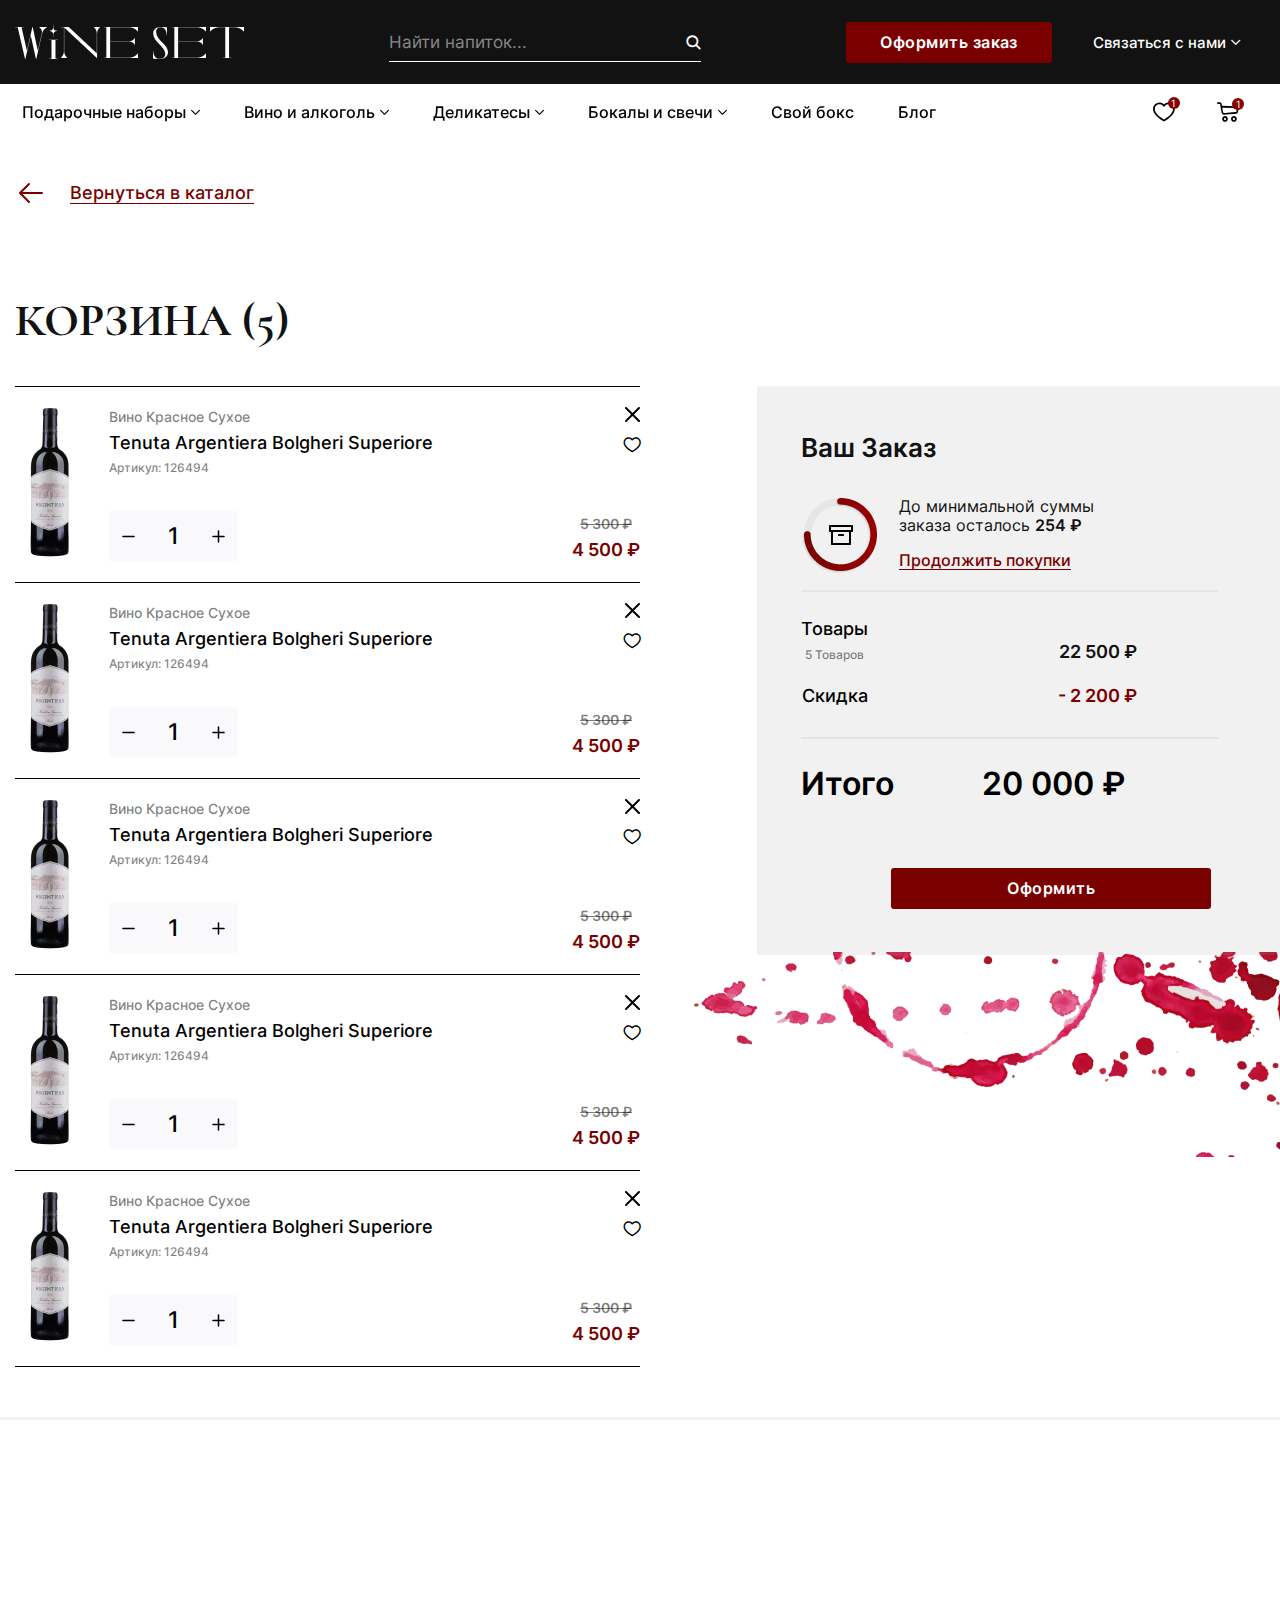
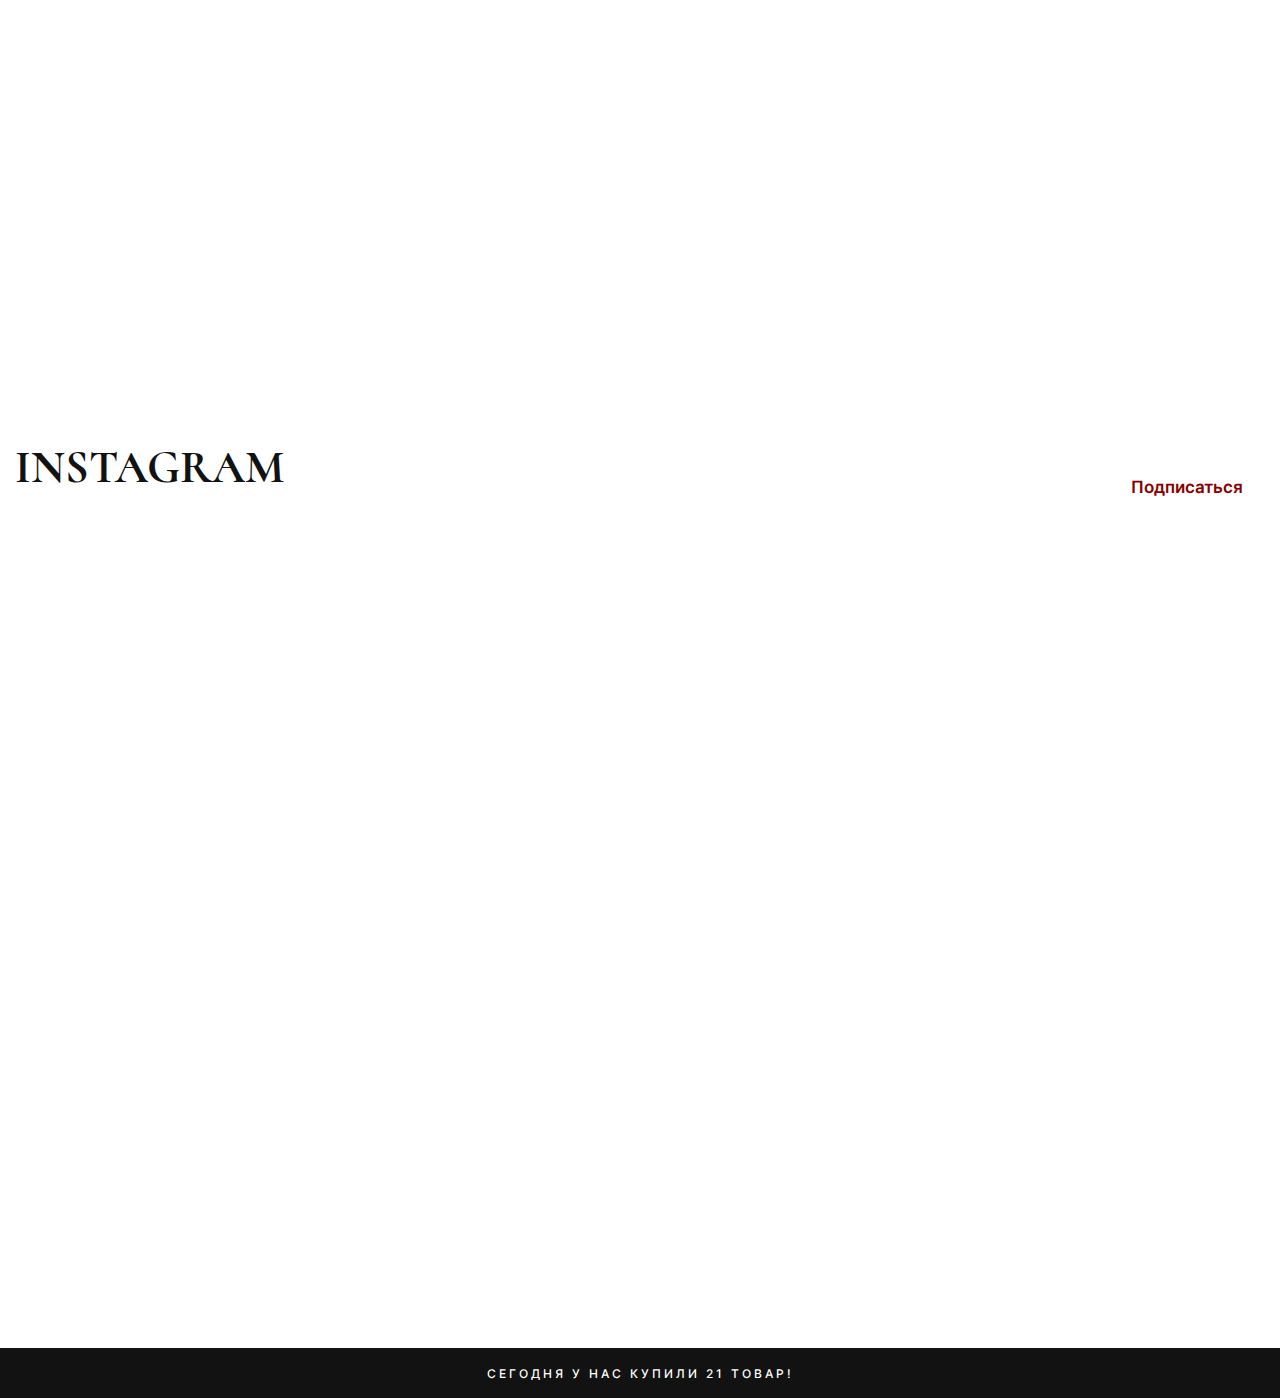
<file: cart.html>
<!DOCTYPE html><html lang="ru"><head>	<title>Wine Set - Корзина</title>	<meta charset="UTF-8">	<meta name="format-detection" content="telephone=no">	<link rel="stylesheet" href="https://cdnjs.cloudflare.com/ajax/libs/animate.css/4.1.1/animate.min.css?_v=20211209204612" />	<link rel="stylesheet" href="https://unpkg.com/swiper/swiper-bundle.min.css?_v=20211209204612">	<link rel="stylesheet" href="css/style.min.css?_v=20211209204612">	<link rel="shortcut icon" href="favicon.ico">	<meta name="viewport" content="width=device-width, initial-scale=1.0"></head><body>	<div id="loader" class="loader">		<picture><source srcset="img/header/logo.svg" type="image/webp"><img class="loader__image" src="img/header/logo.svg?_v=1639075572848" alt="Logo image"></picture>	</div>	<div class="wrapper">		<header class="header">  <div class="header__wrapper">    <div class="header__top-container">    <div class="header__top animate__animated animate__fadeInUp">      <div class="header__logo">        <a href="index.html"><picture><source srcset="img/header/logo.svg" type="image/webp"><img src="img/header/logo.svg?_v=1639075572848" alt="logo"></picture></a>      </div>      <div class="header__search">        <div class="search-form">          <button type="button" class="search-form__icon _icon-search"></button>          <form action="#" class="search-form__item">            <input autocomplete="off" type="text" name="form[]" placeholder="Найти напиток..."              class="search-form__input">            <button type="submit" class="search-form__btn _icon-search"></button>          </form>        </div>      </div>      <div data-da=".menu__body, 991, last" class="header__buttons">        <a class="header__btn btn" href="personal.html">Оформить заказ</a>        <div class="header__callback _icon-arrow-down">Связаться с нами</div>      </div>      <button type="button" class="icon-menu">        <span></span>        <span></span>        <span></span>      </button>    </div>    </div>    <div class="header__down-container _container">      <div class="header__down">        <div class="header__menu menu">          <nav class="menu__body">            <ul data-spollers="991.98,max" data-one-spoller class="menu__list">              <li class="menu__item">                <a href="gift.html" class="menu__link animate__animated animate__fadeIn">Подарочные наборы</a>                <button data-spoller type="button" class="menu__arrow _icon-arrow-down animate__animated animate__fadeIn"></button>                <ul class="menu__sub-list">                  <div class="menu__sub-row">                    <li class="menu__sub-item">                      <a href="#" class="menu__sub-link">C бокалами</a>                    </li>                    <li class="menu__sub-item">                      <a href="#" class="menu__sub-link">C деликатесами</a>                    </li>                  </div>                </ul>              </li>              <li class="menu__item">                <a href="wine.html" class="menu__link animate__animated animate__fadeIn">Вино и алкоголь</a>                <button data-spoller type="button" class="menu__arrow _icon-arrow-down animate__animated animate__fadeIn sl-one"></button>                <ul class="menu__sub-list">                  <div class="menu__sub-row">                    <li class="menu__sub-item">                      <a href="#" class="menu__sub-link">Вино</a>                    </li>                    <li class="menu__sub-item">                      <a href="#" class="menu__sub-link">Игристое</a>                    </li>                    <li class="menu__sub-item">                      <a href="#" class="menu__sub-link">Шампанское</a>                    </li>                  </div>                  <div class="menu__sub-row">                    <li class="menu__sub-item">                      <a href="#" class="menu__sub-link">Виски</a>                    </li>                    <li class="menu__sub-item">                      <a href="#" class="menu__sub-link">Водка</a>                    </li>                    <li class="menu__sub-item">                      <a href="#" class="menu__sub-link">Кальвадос</a>                    </li>                    <li class="menu__sub-item">                      <a href="#" class="menu__sub-link">Ром</a>                    </li>                    <li class="menu__sub-item">                      <a href="#" class="menu__sub-link">Коньяк</a>                    </li>                    <li class="menu__sub-item">                      <a href="#" class="menu__sub-link">Другие напитки</a>                    </li>                  </div>                </ul>              </li>              <li class="menu__item">                <a href="delicacies.html" class="menu__link animate__animated animate__fadeIn">Деликатесы</a>                <button data-spoller type="button" class="menu__arrow _icon-arrow-down animate__animated animate__fadeIn"></button>                <ul class="menu__sub-list">                  <div class="menu__sub-row">                    <li class="menu__sub-item">                      <a href="#" class="menu__sub-link">Оливки</a>                    </li>                    <li class="menu__sub-item">                      <a href="#" class="menu__sub-link">Сыры</a>                    </li>                    <li class="menu__sub-item">                      <a href="#" class="menu__sub-link">Колбасы</a>                    </li>                    <li class="menu__sub-item">                      <a href="#" class="menu__sub-link">Паштет</a>                    </li>                    <li class="menu__sub-item">                      <a href="#" class="menu__sub-link">Икра</a>                    </li>                    <li class="menu__sub-item">                      <a href="#" class="menu__sub-link">Орехи/снеки</a>                    </li>                    <li class="menu__sub-item">                      <a href="#" class="menu__sub-link">Шоколад</a>                    </li>                  </div>                </ul>              </li>              <li class="menu__item">                <a href="wineglass.html" class="menu__link animate__animated animate__fadeIn">Бокалы и свечи</a>                <button data-spoller type="button" class="menu__arrow _icon-arrow-down animate__animated animate__fadeIn"></button>                <ul class="menu__sub-list">                  <div class="menu__sub-row">                    <li class="menu__sub-item">                      <a href="#" class="menu__sub-link">Бокалы вино</a>                    </li>                    <li class="menu__sub-item">                      <a href="#" class="menu__sub-link">Бокалы шампанки</a>                    </li>                    <li class="menu__sub-item">                      <a href="#" class="menu__sub-link">Роксы</a>                    </li>                  </div>                  <div class="menu__sub-row">                    <li class="menu__sub-item">                      <a href="#" class="menu__sub-link">Свечи</a>                    </li>                    <li class="menu__sub-item">                      <a href="#" class="menu__sub-link">Нож сомелье</a>                    </li>                    <li class="menu__sub-item">                      <a href="#" class="menu__sub-link">Палочки для суши</a>                    </li>                    <li class="menu__sub-item">                      <a href="#" class="menu__sub-link">Нарезочная доска</a>                    </li>                  </div>                </ul>              </li>              <li class="menu__item">                <a href="box.html" class="menu__link animate__animated animate__fadeIn">Свой бокс</a>              </li>              <li class="menu__item">                <a href="blog.html" class="menu__link animate__animated animate__fadeIn">Блог</a>              </li>            </ul>          </nav>        </div>        <div data-da=".header__top, 991.98, 3" class="header__actions actions-header">          <a href="#" class="actions-header__item actions-header__item_favorites _icon-favorite animate__animated animate__fadeInDown"></a>          <div class="actions-header__item cart-header">            <a href="#" class="cart-header__icon _icon-cart animate__animated animate__fadeInDown"></a>            <div class="cart-header__body">              <ul class="cart-header__list cart-list"></ul>            </div>          </div>        </div>      </div>    </div>  </div></header>		<main class="page">			<section class="page__cart cart">				<div class="cart__container _container">					<a class="cart__back" href="#">						<picture><source srcset="img/personal/arrow-red-right.svg" type="image/webp"><img src="img/personal/arrow-red-right.svg?_v=1639075572848" alt="back arrow"></picture>						<p>Вернуться в каталог</p>					</a>					<h2 class="cart__title">Корзина (5)</h2>					<div class="cart__body">						<div class="cart__column">							<div class="cart__item">								<div class="cart__info">									<div class="cart__image">										<picture><source srcset="img/wine-bottle.webp" type="image/webp"><img src="img/wine-bottle.png?_v=1639075572848" alt="wine"></picture>									</div>									<div class="cart__descr">										<p>Вино красное сухое</p>										<div class="cart__name">Tenuta argentiera bolgheri superiore</div>										<span>артикул: 126494</span>										<div class="quantity">											<button class="quantity__button quantity__button_minus" type="button"></button>											<div class="quantity__input">												<input autocomplete="off" type="text" name="form[]" value="1">											</div>											<button class="quantity__button quantity__button_plus" type="button"></button>										</div>									</div>								</div>								<div class="cart__right">									<div class="cart__right-top">										<a href="#" class="cart__right-delete">											<picture><source srcset="img/cart-close.svg" type="image/webp"><img src="img/cart-close.svg?_v=1639075572848" alt="close icon"></picture>										</a>										<div class="cart__right-like _icon-favorite"></div>									</div>									<div class="cart__right-price">										<div class="cart__right-price_old">5 300 ₽</div>										<div class="cart__right-price_new">4 500 ₽</div>									</div>								</div>							</div>							<div class="cart__item">								<div class="cart__info">									<div class="cart__image">										<picture><source srcset="img/wine-bottle.webp" type="image/webp"><img src="img/wine-bottle.png?_v=1639075572848" alt="wine"></picture>									</div>									<div class="cart__descr">										<p>Вино красное сухое</p>										<div class="cart__name">Tenuta argentiera bolgheri superiore</div>										<span>артикул: 126494</span>										<div class="quantity">											<button class="quantity__button quantity__button_minus" type="button"></button>											<div class="quantity__input">												<input autocomplete="off" type="text" name="form[]" value="1">											</div>											<button class="quantity__button quantity__button_plus" type="button"></button>										</div>									</div>								</div>								<div class="cart__right">									<div class="cart__right-top">										<a href="#" class="cart__right-delete">											<picture><source srcset="img/cart-close.svg" type="image/webp"><img src="img/cart-close.svg?_v=1639075572848" alt="close icon"></picture>										</a>										<div class="cart__right-like _icon-favorite"></div>									</div>									<div class="cart__right-price">										<div class="cart__right-price_old">5 300 ₽</div>										<div class="cart__right-price_new">4 500 ₽</div>									</div>								</div>							</div>							<div class="cart__item">								<div class="cart__info">									<div class="cart__image">										<picture><source srcset="img/wine-bottle.webp" type="image/webp"><img src="img/wine-bottle.png?_v=1639075572848" alt="wine"></picture>									</div>									<div class="cart__descr">										<p>Вино красное сухое</p>										<div class="cart__name">Tenuta argentiera bolgheri superiore</div>										<span>артикул: 126494</span>										<div class="quantity">											<button class="quantity__button quantity__button_minus" type="button"></button>											<div class="quantity__input">												<input autocomplete="off" type="text" name="form[]" value="1">											</div>											<button class="quantity__button quantity__button_plus" type="button"></button>										</div>									</div>								</div>								<div class="cart__right">									<div class="cart__right-top">										<a href="#" class="cart__right-delete">											<picture><source srcset="img/cart-close.svg" type="image/webp"><img src="img/cart-close.svg?_v=1639075572848" alt="close icon"></picture>										</a>										<div class="cart__right-like _icon-favorite"></div>									</div>									<div class="cart__right-price">										<div class="cart__right-price_old">5 300 ₽</div>										<div class="cart__right-price_new">4 500 ₽</div>									</div>								</div>							</div>							<div class="cart__item">								<div class="cart__info">									<div class="cart__image">										<picture><source srcset="img/wine-bottle.webp" type="image/webp"><img src="img/wine-bottle.png?_v=1639075572848" alt="wine"></picture>									</div>									<div class="cart__descr">										<p>Вино красное сухое</p>										<div class="cart__name">Tenuta argentiera bolgheri superiore</div>										<span>артикул: 126494</span>										<div class="quantity">											<button class="quantity__button quantity__button_minus" type="button"></button>											<div class="quantity__input">												<input autocomplete="off" type="text" name="form[]" value="1">											</div>											<button class="quantity__button quantity__button_plus" type="button"></button>										</div>									</div>								</div>								<div class="cart__right">									<div class="cart__right-top">										<a href="#" class="cart__right-delete">											<picture><source srcset="img/cart-close.svg" type="image/webp"><img src="img/cart-close.svg?_v=1639075572848" alt="close icon"></picture>										</a>										<div class="cart__right-like _icon-favorite"></div>									</div>									<div class="cart__right-price">										<div class="cart__right-price_old">5 300 ₽</div>										<div class="cart__right-price_new">4 500 ₽</div>									</div>								</div>							</div>							<div class="cart__item">								<div class="cart__info">									<div class="cart__image">										<picture><source srcset="img/wine-bottle.webp" type="image/webp"><img src="img/wine-bottle.png?_v=1639075572848" alt="wine"></picture>									</div>									<div class="cart__descr">										<p>Вино красное сухое</p>										<div class="cart__name">Tenuta argentiera bolgheri superiore</div>										<span>артикул: 126494</span>										<div class="quantity">											<button class="quantity__button quantity__button_minus" type="button"></button>											<div class="quantity__input">												<input autocomplete="off" type="text" name="form[]" value="1">											</div>											<button class="quantity__button quantity__button_plus" type="button"></button>										</div>									</div>								</div>								<div class="cart__right">									<div class="cart__right-top">										<a href="#" class="cart__right-delete">											<picture><source srcset="img/cart-close.svg" type="image/webp"><img src="img/cart-close.svg?_v=1639075572848" alt="close icon"></picture>										</a>										<div class="cart__right-like _icon-favorite"></div>									</div>									<div class="cart__right-price">										<div class="cart__right-price_old">5 300 ₽</div>										<div class="cart__right-price_new">4 500 ₽</div>									</div>								</div>							</div>						</div>						<div class="cart__column">							<div class="cart__order">								<div class="cart__order-title">ваш заказ</div>								<div class="cart__order-body">									<div class="cart__order-info">										<div class="cart__order-image">											<picture><source srcset="img/cart-order.webp" type="image/webp"><img src="img/cart-order.png?_v=1639075572848" alt="cart order"></picture>										</div>										<div class="cart__order-text">											<p>До минимальной суммы заказа осталось <span>254 ₽</span></p>											<a href="#">Продолжить покупки</a>										</div>									</div>									<div class="cart__order-discount">										<div class="cart__order-quantity">											<p>товары</p>											<span>5 товаров</span>											<p class="cart__order-quantity-not">Cкидка</p>										</div>										<div class="cart__order-price">											<div class="cart__order-price_sum">22 500 ₽</div>											<div class="cart__order-price_dis">- 2 200 ₽</div>										</div>									</div>								</div>								<div class="cart__total">									<div class="cart__total-text">Итого</div>									<div class="cart__total-cash">20 000 ₽</div>								</div>								<button onclick="location.href='personal.html'" type="button" class="cart__btn">Оформить</button>							</div>						</div>					</div>					<div class="cart__decor">						<picture><source srcset="img/cart-decor.webp" type="image/webp"><img src="img/cart-decor.png?_v=1639075572848" alt="cart decor wine"></picture>					</div>				</div>			</section>		</main>		<footer class="footer">  <div class="footer__decor" parallaxed>    <picture><source srcset="img/footer/foooter-wine.webp" type="image/webp"><img src="img/footer/foooter-wine.png?_v=1639075572848" alt="footer decor"></picture>  </div>  <div class="footer__container _container">    <div class="footer__body wow animate__animated animate__fadeInUp" data-wow-duration="1s" data-wow-delay="0s">      <div class="footer-box">        <picture><source srcset="img/footer/222.webp" type="image/webp"><img class="insert__image" src="img/footer/222.jpg?_v=1639075572848" alt="Insert box here"></picture>        <div class="footer-text">          <h4 class="insert__monogram">Sammelier Choise</h4>          <h3 class="footer-main">Не уверены в выборе? <br> Мы готовы помочь!</h3>          <a class="footer__banner-link" href="#">ЗАКАЗАТЬ КОНСУЛЬТАЦИЮ</a>        </div>      </div>    </div>    <div class="footer__top">      <h2 class="footer__title title">Instagram</h2>      <a class="footer__link btn-link" href="#">Подписаться</a>    </div>    <div class="footer__image wow animate__animated animate__fadeInUp" data-wow-duration="1s" data-wow-delay="0s">      <picture><source srcset="img/footer/01.webp" type="image/webp"><img src="img/footer/01.jpg?_v=1639075572848" alt="photo"></picture>      <picture><source srcset="img/footer/02.webp" type="image/webp"><img src="img/footer/02.jpg?_v=1639075572848" alt="photo"></picture>      <picture><source srcset="img/footer/03.webp" type="image/webp"><img src="img/footer/03.jpg?_v=1639075572848" alt="photo"></picture>      <picture><source srcset="img/footer/04.webp" type="image/webp"><img src="img/footer/04.jpg?_v=1639075572848" alt="photo"></picture>    </div>  </div>  <div class="footer__bottom wow animate__animated animate__fadeInUp" data-wow-duration="1s" data-wow-delay="0s">    <div class="footer__container _container">      <div class="footer__inner">        <div class="footer__logo">          <picture><source srcset="img/header/logo.svg" type="image/webp"><img src="img/header/logo.svg?_v=1639075572848" alt="footer logo"></picture>        </div>        <div class="footer__column">          <a class="footer__links" href="gift.html">Подарочные наборы</a>          <a class="footer__links" href="wine.html">Вино и алкоголь</a>          <a class="footer__links" href="delicacies.html">Деликатесы</a>          <a class="footer__links" href="wineglass.html">Бокалы и свечи</a>        </div>        <div class="footer__column">          <a class="footer__links" href="#">Политика приватности</a>          <a class="footer__links" href="#">Пользовательское соглашение</a>        </div>        <div class="footer__contacts">          <a class="footer__phone _icon-phone" href="tel:1235123123">1235123123, 15121231231</a>          <div class="footer__location _icon-location">Москва, проспект Василия Порика, 13​</div>          <div class="footer__social">            <a href="#"><picture><source srcset="img/footer/facebook.svg" type="image/webp"><img src="img/footer/facebook.svg?_v=1639075572848" alt="facebook icon"></picture></a>            <a href="#"><picture><source srcset="img/footer/telegram.svg" type="image/webp"><img src="img/footer/telegram.svg?_v=1639075572848" alt="telegram icon"></picture></a>            <a href="#"><picture><source srcset="img/footer/instagram.svg" type="image/webp"><img src="img/footer/instagram.svg?_v=1639075572848" alt="instagram icon"></picture></a>          </div>          <button class="footer__btn callback__button">Связаться с нами</button>        </div>      </div>    </div>  </div>  <div class="footer__label">Cегодня у нас купили 21 товар!</div></footer>	</div>	<div class="popup popup_contact">	<div class="popup_contact__container _container">		<div class="popup_contact-body">			<div class="popup_contact-header">				<span>Контакты</span>				<div class="popup__close">					<picture><source srcset="img/icons/popup-contacts/close.svg" type="image/webp"><img src="img/icons/popup-contacts/close.svg?_v=1639075572848" alt="close icon"></picture>				</div>			</div>			<div class="popup_contact-item item-contact">				<div class="item-contact__adress">					<span>Адрес:</span> г. Москва, ул. Нарвская, 1а, к.2				</div>				<div class="item-contact__phone">					<span>Телефон: </span><a href="tel:79197860276">+79197860276, +79689481268</a>				</div>				<div class="item-contact__mail">					<span>Email: </span><a href="mailto:zakaz@wineset.ru">zakaz@wineset.ru</a>				</div>			</div>			<div class="popup_contact-map map">				<div class="map__body">					<div style="width: 100%"><iframe width="100%" height="177px" frameborder="0" scrolling="no" marginheight="0"							marginwidth="0"							src="https://maps.google.com/maps?width=100%25&amp;height=571&amp;hl=ru&amp;q=1422%201st%20St.Napa,%20CA%2094559+(White%20Rock%20Restaurant)&amp;t=&amp;z=16&amp;ie=UTF8&amp;iwloc=B&amp;output=embed"><a								href="https://www.gps.ie/">gps vehicle tracker</a></iframe></div>				</div>			</div>			<div class="popup_contact-social social-contact">				<div class="social-contact__link">					<a href="#"><picture><source srcset="img/icons/popup-contacts/insta.svg" type="image/webp"><img src="img/icons/popup-contacts/insta.svg?_v=1639075572848" alt="instagram icon"></picture></a>					<a href="#"><picture><source srcset="img/icons/popup-contacts/teleg.svg" type="image/webp"><img src="img/icons/popup-contacts/teleg.svg?_v=1639075572848" alt="telegram icon"></picture></a>					<a href="#"><picture><source srcset="img/icons/popup-contacts/face.svg" type="image/webp"><img src="img/icons/popup-contacts/face.svg?_v=1639075572848" alt="facebook icon"></picture></a>				</div>			</div>			<div class="popup_contact-button">				<button type="submit" class="popup_contact-btn btn">Узнать больше</button>			</div>		</div>	</div></div><div class="popup cart--popup">	<div class="popup_contact-body cart--popup__body">		<div class="popup_contact-header cart--popup__header">			<span>Ваша корзина</span>			<div class="popup__close">				<picture><source srcset="img/icons/popup-contacts/close.svg" type="image/webp"><img src="img/icons/popup-contacts/close.svg?_v=1639075572848" alt="close icon"></picture>			</div>		</div>		<div class="cart--popup__wrapper">			<div class="cart--popup__products">			</div>			<div class="cart--popup__footer">				<div class="cart--popup__footer-inner">					<div class="cart--popup__footer-title">Итого</div>					<div class="cart--popup__footer-price">4 500 р					</div>				</div>			</div>			<div class="cart--popup__footer-info">Важная и не очень информация по поводу доставки</div>			<div class="popup_contact-button">				<button onclick="location.href='cart.html'" type="button" class="popup_contact-btn cart--popup__btn">Оформить заказ</button>			</div>		</div>	</div></div><div class="popup like--popup">	<div class="popup_contact-body like--popup__body">		<div class="popup_contact-header like--popup__header">			<span>Ваш список желаний</span>			<div class="popup__close">				<picture><source srcset="img/icons/popup-contacts/close.svg" type="image/webp"><img src="img/icons/popup-contacts/close.svg?_v=1639075572848" alt="close icon"></picture>			</div>		</div>		<div class="like--popup__wrapper">			<div class="like--popup__products">				<div class="like-list__inner">					<div class="like-list__body">						<a href="product.html" class="like-list__image"><picture><source srcset="img/wine-bottle.webp" type="image/webp"><img src="img/wine-bottle.png?_v=1639075572848" alt="wime image"></picture>						</a>						<div class="like-list__wrapper">							<div class="like-list__sub-title">Вино красное сухое</div>							<a href="product.html" class="like-list__title">Tenuta argentiera bolgheri								superiore</a>						</div>					</div>					<a href="#" class="like-list__delete">						<picture><source srcset="img/icons/popup-contacts/close-black.svg" type="image/webp"><img src="img/icons/popup-contacts/close-black.svg?_v=1639075572848" alt="close icon"></picture></a>				</div>			</div>			<div class="like--popup__products">				<div class="like-list__inner">					<div class="like-list__body">						<a href="product.html" class="like-list__image"><picture><source srcset="img/wine-bottle.webp" type="image/webp"><img src="img/wine-bottle.png?_v=1639075572848" alt="wime image"></picture>						</a>						<div class="like-list__wrapper">							<div class="like-list__sub-title">Вино красное сухое</div>							<a href="product.html" class="like-list__title">Tenuta argentiera bolgheri								superiore</a>						</div>					</div>					<a href="#" class="like-list__delete">						<picture><source srcset="img/icons/popup-contacts/close-black.svg" type="image/webp"><img src="img/icons/popup-contacts/close-black.svg?_v=1639075572848" alt="close icon"></picture></a>				</div>			</div>			<div class="like--popup__products">				<div class="like-list__inner">					<div class="like-list__body">						<a href="product.html" class="like-list__image"><picture><source srcset="img/wine-bottle.webp" type="image/webp"><img src="img/wine-bottle.png?_v=1639075572848" alt="wime image"></picture>						</a>						<div class="like-list__wrapper">							<div class="like-list__sub-title">Вино красное сухое</div>							<a href="product.html" class="like-list__title">Tenuta argentiera bolgheri								superiore</a>						</div>					</div>					<a href="#" class="like-list__delete">						<picture><source srcset="img/icons/popup-contacts/close-black.svg" type="image/webp"><img src="img/icons/popup-contacts/close-black.svg?_v=1639075572848" alt="close icon"></picture></a>				</div>			</div>			<div class="popup_contact-button">				<button onclick="location.href='cart.html'" type="button" class="popup_contact-btn cart--popup__btn">Оформить заказ</button>			</div>		</div>	</div></div><div class="popup popup__in-cart">	<div class="popup__in-cart--header">		<span>Добавлено в корзину</span>		<div class="popup__close">			<picture><source srcset="img/icons/popup-contacts/close.svg" type="image/webp"><img src="img/icons/popup-contacts/close.svg?_v=1639075572848" alt="close icon"></picture>		</div>	</div>	<div class="popup__in-cart--body">		<div class="popup__in-cart--text">			Товар <span>Sauvignon blanc marlborough sun</span>			успешно добавлен в список покупок		</div>		<div class="popup__in-cart--buttons">			<button type="submit" class="popup__in-cart--btn">В корзину</button>			<button onclick="location.href='cart.html'" type="button" class="popup__in-cart--order">Оформить заказ</button>		</div>	</div></div><div class="popup popup__comment">	<div class="popup__comment-body">		<div class="popup__comment-title">Добавить отзыв</div>		<input class="popup__comment-input input _req" autocomplete="off" type="text" name="form[]" data-error="Ошибка"			placeholder="Введите своe имя...">		<div class="popup__comment-rating">			<div class="form__item">				<div data-ajax="true" class="rating rating_set">					<div class="rating__body">						<div class="rating__active"></div>						<div class="rating__items _req">							<input type="radio" class="rating__item" value="1" name="rating">							<input type="radio" class="rating__item" value="2" name="rating">							<input type="radio" class="rating__item" value="3" name="rating">							<input type="radio" class="rating__item" value="4" name="rating">							<input type="radio" class="rating__item" value="5" name="rating">						</div>					</div>					<div class="rating__value"></div>				</div>			</div>		</div>		<textarea class="popup__comment-area _req" placeholder="Ваш комментарий..."></textarea>		<button type="submit" class="popup__comment-btn">Отправить</button>	</div></div>	<script src="js/vendors.min.js?_v=20211209204612"></script><script src="js/app.min.js?_v=20211209204612"></script></body></html>
</file>
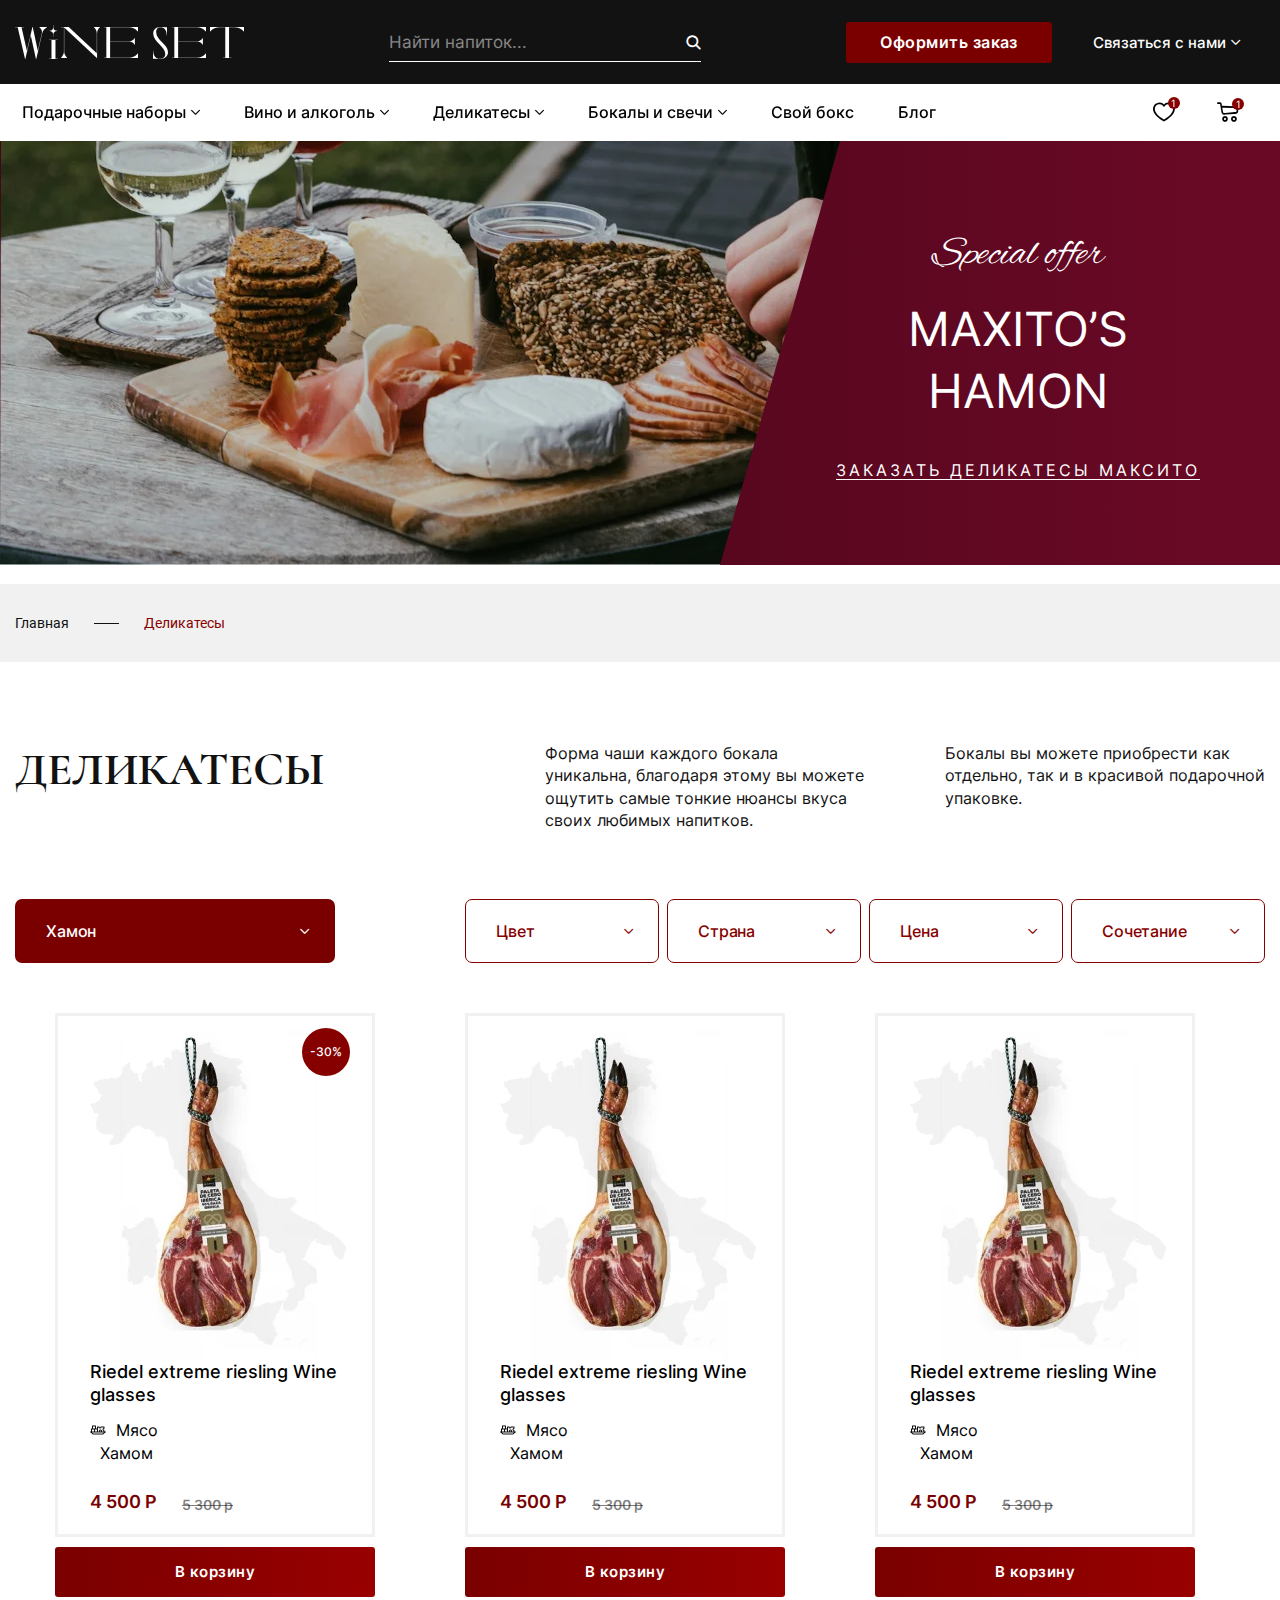
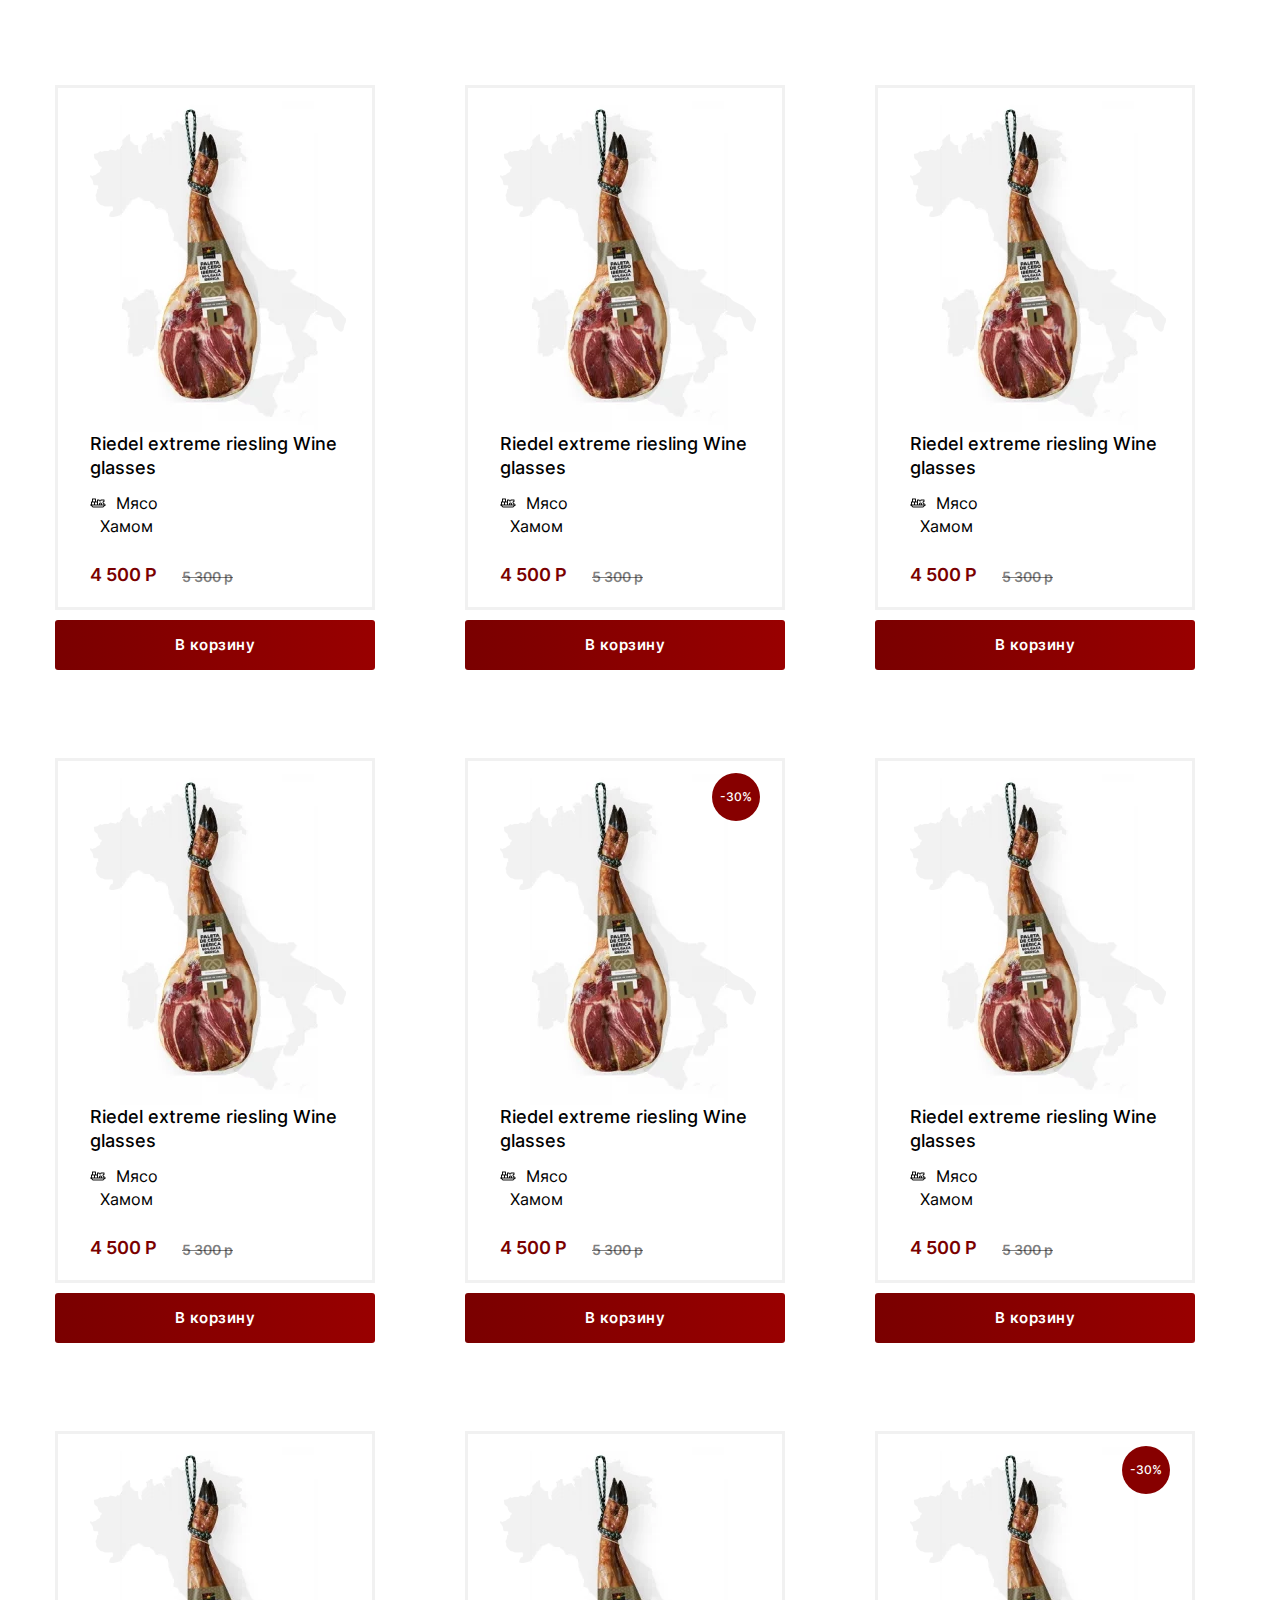
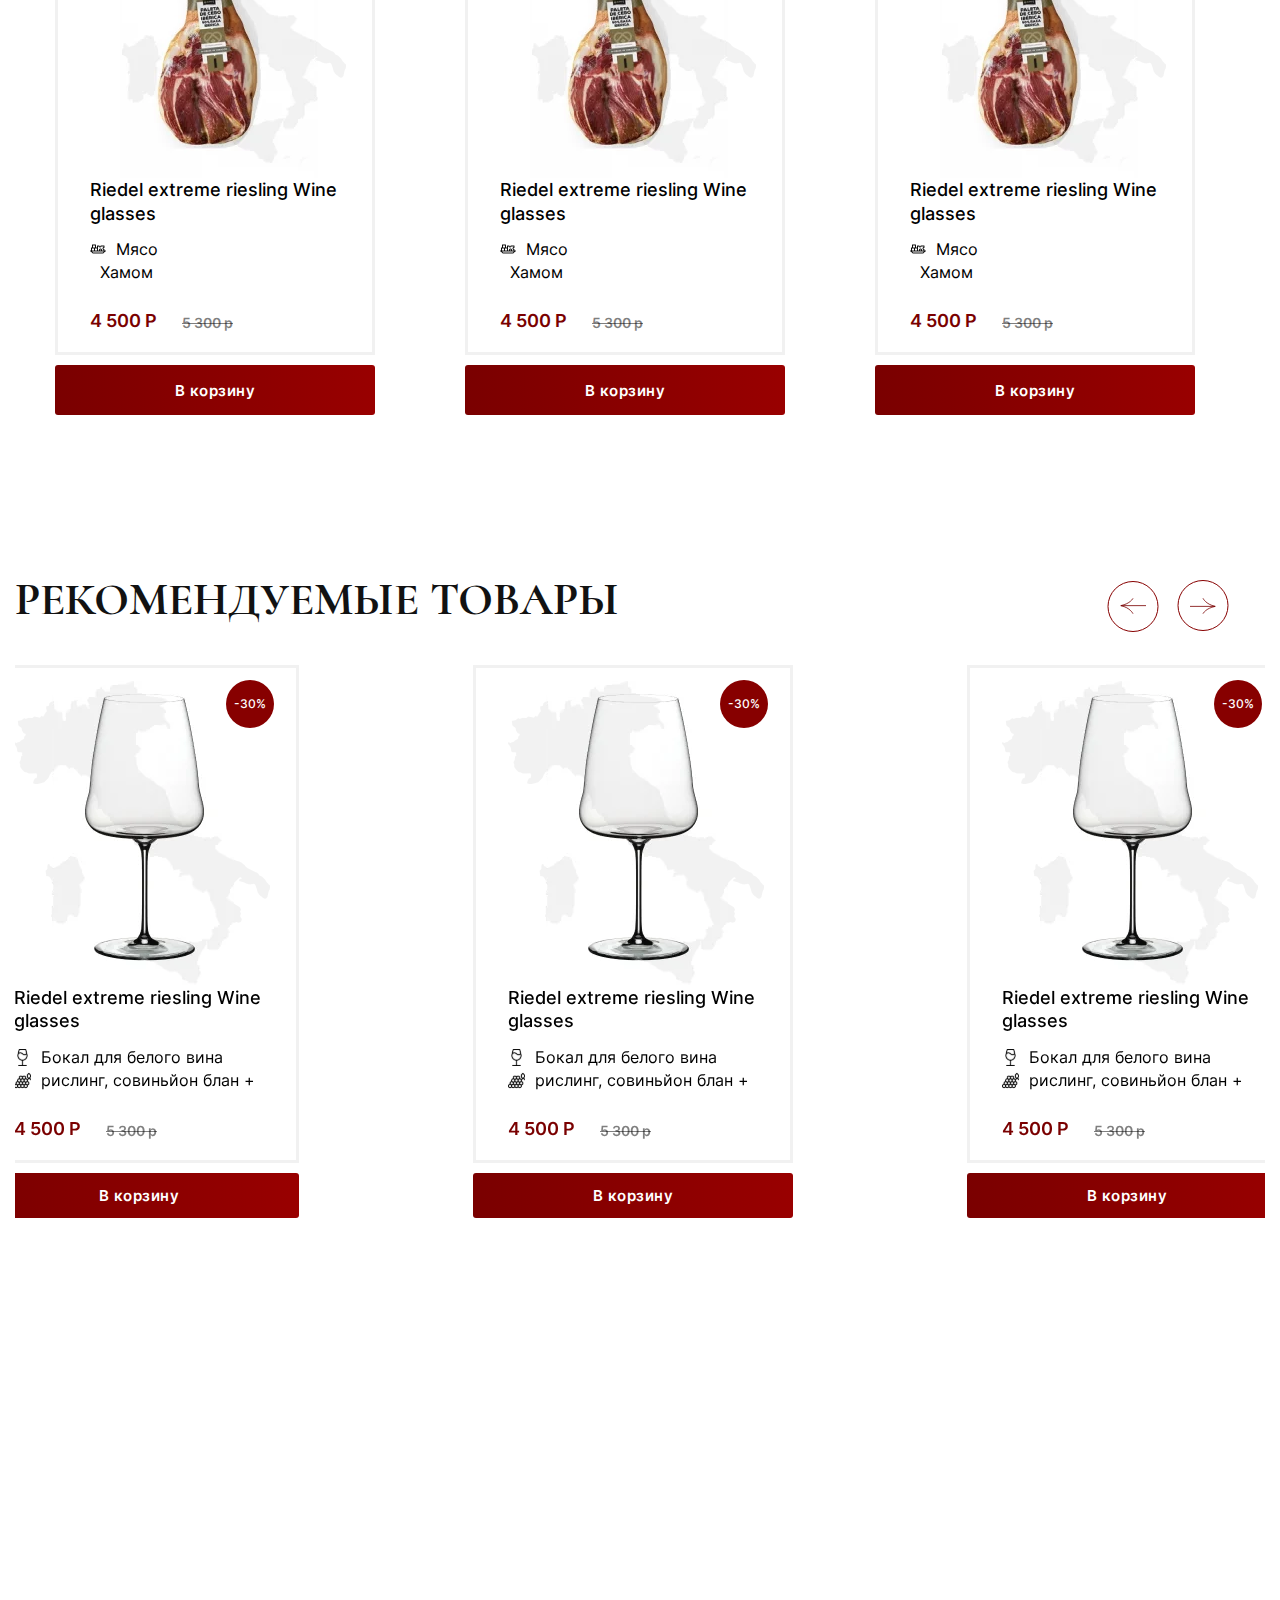
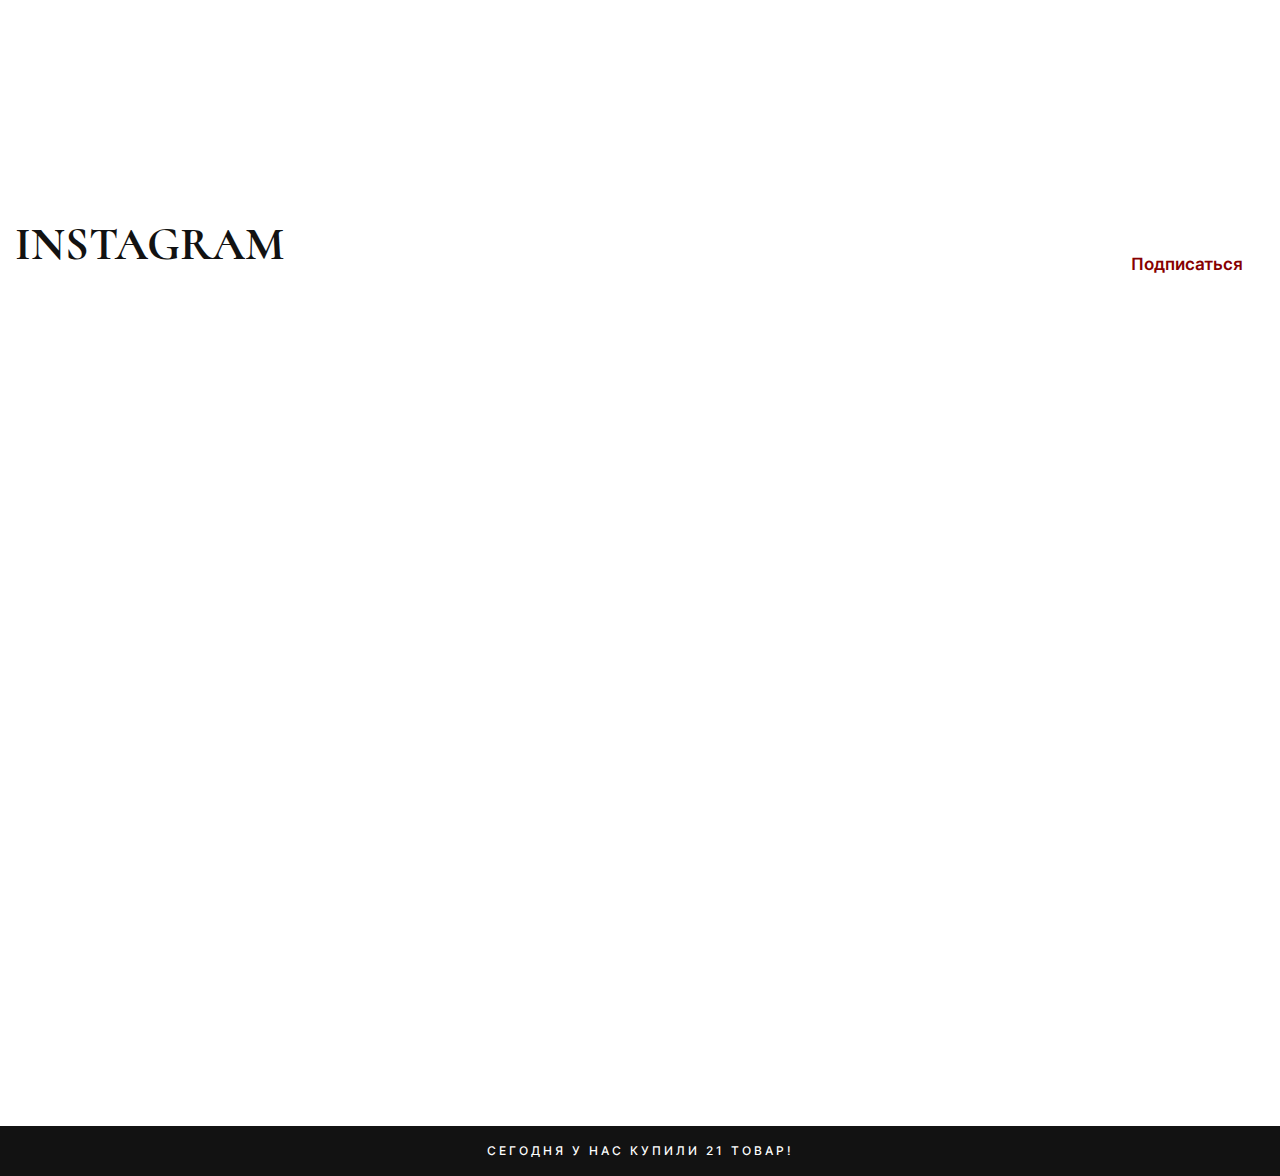
<file: delicacies.html>
<!DOCTYPE html><html lang="ru"><head>	<title>Wine Set - Мясо</title>	<meta charset="UTF-8">	<meta name="format-detection" content="telephone=no">	<link rel="stylesheet" href="https://cdnjs.cloudflare.com/ajax/libs/animate.css/4.1.1/animate.min.css?_v=20211209204612" />	<link rel="stylesheet" href="https://unpkg.com/swiper/swiper-bundle.min.css?_v=20211209204612">	<link rel="stylesheet" href="css/style.min.css?_v=20211209204612">	<link rel="shortcut icon" href="favicon.ico">	<meta name="viewport" content="width=device-width, initial-scale=1.0"></head><body>	<div id="loader" class="loader">		<picture><source srcset="img/header/logo.svg" type="image/webp"><img class="loader__image" src="img/header/logo.svg?_v=1639075572848" alt="Logo image"></picture>	</div>	<div class="wrapper">		<header class="header">  <div class="header__wrapper">    <div class="header__top-container">    <div class="header__top animate__animated animate__fadeInUp">      <div class="header__logo">        <a href="index.html"><picture><source srcset="img/header/logo.svg" type="image/webp"><img src="img/header/logo.svg?_v=1639075572848" alt="logo"></picture></a>      </div>      <div class="header__search">        <div class="search-form">          <button type="button" class="search-form__icon _icon-search"></button>          <form action="#" class="search-form__item">            <input autocomplete="off" type="text" name="form[]" placeholder="Найти напиток..."              class="search-form__input">            <button type="submit" class="search-form__btn _icon-search"></button>          </form>        </div>      </div>      <div data-da=".menu__body, 991, last" class="header__buttons">        <a class="header__btn btn" href="personal.html">Оформить заказ</a>        <div class="header__callback _icon-arrow-down">Связаться с нами</div>      </div>      <button type="button" class="icon-menu">        <span></span>        <span></span>        <span></span>      </button>    </div>    </div>    <div class="header__down-container _container">      <div class="header__down">        <div class="header__menu menu">          <nav class="menu__body">            <ul data-spollers="991.98,max" data-one-spoller class="menu__list">              <li class="menu__item">                <a href="gift.html" class="menu__link animate__animated animate__fadeIn">Подарочные наборы</a>                <button data-spoller type="button" class="menu__arrow _icon-arrow-down animate__animated animate__fadeIn"></button>                <ul class="menu__sub-list">                  <div class="menu__sub-row">                    <li class="menu__sub-item">                      <a href="#" class="menu__sub-link">C бокалами</a>                    </li>                    <li class="menu__sub-item">                      <a href="#" class="menu__sub-link">C деликатесами</a>                    </li>                  </div>                </ul>              </li>              <li class="menu__item">                <a href="wine.html" class="menu__link animate__animated animate__fadeIn">Вино и алкоголь</a>                <button data-spoller type="button" class="menu__arrow _icon-arrow-down animate__animated animate__fadeIn sl-one"></button>                <ul class="menu__sub-list">                  <div class="menu__sub-row">                    <li class="menu__sub-item">                      <a href="#" class="menu__sub-link">Вино</a>                    </li>                    <li class="menu__sub-item">                      <a href="#" class="menu__sub-link">Игристое</a>                    </li>                    <li class="menu__sub-item">                      <a href="#" class="menu__sub-link">Шампанское</a>                    </li>                  </div>                  <div class="menu__sub-row">                    <li class="menu__sub-item">                      <a href="#" class="menu__sub-link">Виски</a>                    </li>                    <li class="menu__sub-item">                      <a href="#" class="menu__sub-link">Водка</a>                    </li>                    <li class="menu__sub-item">                      <a href="#" class="menu__sub-link">Кальвадос</a>                    </li>                    <li class="menu__sub-item">                      <a href="#" class="menu__sub-link">Ром</a>                    </li>                    <li class="menu__sub-item">                      <a href="#" class="menu__sub-link">Коньяк</a>                    </li>                    <li class="menu__sub-item">                      <a href="#" class="menu__sub-link">Другие напитки</a>                    </li>                  </div>                </ul>              </li>              <li class="menu__item">                <a href="delicacies.html" class="menu__link animate__animated animate__fadeIn">Деликатесы</a>                <button data-spoller type="button" class="menu__arrow _icon-arrow-down animate__animated animate__fadeIn"></button>                <ul class="menu__sub-list">                  <div class="menu__sub-row">                    <li class="menu__sub-item">                      <a href="#" class="menu__sub-link">Оливки</a>                    </li>                    <li class="menu__sub-item">                      <a href="#" class="menu__sub-link">Сыры</a>                    </li>                    <li class="menu__sub-item">                      <a href="#" class="menu__sub-link">Колбасы</a>                    </li>                    <li class="menu__sub-item">                      <a href="#" class="menu__sub-link">Паштет</a>                    </li>                    <li class="menu__sub-item">                      <a href="#" class="menu__sub-link">Икра</a>                    </li>                    <li class="menu__sub-item">                      <a href="#" class="menu__sub-link">Орехи/снеки</a>                    </li>                    <li class="menu__sub-item">                      <a href="#" class="menu__sub-link">Шоколад</a>                    </li>                  </div>                </ul>              </li>              <li class="menu__item">                <a href="wineglass.html" class="menu__link animate__animated animate__fadeIn">Бокалы и свечи</a>                <button data-spoller type="button" class="menu__arrow _icon-arrow-down animate__animated animate__fadeIn"></button>                <ul class="menu__sub-list">                  <div class="menu__sub-row">                    <li class="menu__sub-item">                      <a href="#" class="menu__sub-link">Бокалы вино</a>                    </li>                    <li class="menu__sub-item">                      <a href="#" class="menu__sub-link">Бокалы шампанки</a>                    </li>                    <li class="menu__sub-item">                      <a href="#" class="menu__sub-link">Роксы</a>                    </li>                  </div>                  <div class="menu__sub-row">                    <li class="menu__sub-item">                      <a href="#" class="menu__sub-link">Свечи</a>                    </li>                    <li class="menu__sub-item">                      <a href="#" class="menu__sub-link">Нож сомелье</a>                    </li>                    <li class="menu__sub-item">                      <a href="#" class="menu__sub-link">Палочки для суши</a>                    </li>                    <li class="menu__sub-item">                      <a href="#" class="menu__sub-link">Нарезочная доска</a>                    </li>                  </div>                </ul>              </li>              <li class="menu__item">                <a href="box.html" class="menu__link animate__animated animate__fadeIn">Свой бокс</a>              </li>              <li class="menu__item">                <a href="blog.html" class="menu__link animate__animated animate__fadeIn">Блог</a>              </li>            </ul>          </nav>        </div>        <div data-da=".header__top, 991.98, 3" class="header__actions actions-header">          <a href="#" class="actions-header__item actions-header__item_favorites _icon-favorite animate__animated animate__fadeInDown"></a>          <div class="actions-header__item cart-header">            <a href="#" class="cart-header__icon _icon-cart animate__animated animate__fadeInDown"></a>            <div class="cart-header__body">              <ul class="cart-header__list cart-list"></ul>            </div>          </div>        </div>      </div>    </div>  </div></header>		<main class="page">			<div class="page__main-slider mod-slide gifts-main wow animate__animated animate__fadeIn" data-wow-duration="1s"				data-wow-delay="0.3s">				<div class="slider-main__container _container">					<div class="slider-main__bodyy">						<div class="slider-main__slide mod-main">							<div class="mod-box">								<picture><source srcset="img/main-slider/3.webp" type="image/webp"><img class="mod-image" src="img/main-slider/3.jpg?_v=1639075572848" alt="Insert box here"></picture>								<div class="mod-text">									<h4 class="mod-mono">Special offer</h4>									<h3 class="mod-title">MAXITO’S<br>HAMON</h3>									<a class="mod-link" href="#">ЗАКАЗАТЬ ДЕЛИКАТЕСЫ МАКСИТО</a>								</div>							</div>						</div>					</div>				</div>			</div>			<nav aria-label="page__breadcrumb">				<div class="breadcrumb__container">					<div class="_container">						<ul class="breadcrumb breadcrumb__wineglass wow animate__animated animate__fadeIn" data-wow-duration="2s"							data-wow-delay="1.5s">							<a class="breadcrumb-link" href="index.html">								<li class="breadcrumb-item">Главная</li>							</a>							<a class="breadcrumb-link" href="#">								<li class="breadcrumb-item active">Деликатесы</li>							</a>						</ul>					</div>				</div>			</nav>			<section class="page__wineglass wineglass">				<div class="wineglass__container _container">					<div class="wineglass__info delicacies__info">						<div class="wineglass__column">							<h2 class="wineglass__title title">ДЕЛИКАТЕСЫ</h2>						</div>						<div class="wineglass__column column-wineglass">							<div class="column-wineglass__one">								<p>Форма чаши каждого бокала уникальна, благодаря этому вы можете ощутить самые тонкие нюансы вкуса									своих любимых напитков.</p>							</div>							<div class="column-wineglass__two">								<p>Бокалы вы можете приобрести как отдельно, так и в красивой подарочной упаковке.</p>							</div>						</div>					</div>					<div class="wineglass__filters filters">						<div class="filters__main">							<div id="fs" class="filter-select">								<div class="filter-select__body">									<div id="fr" class="filter-select__title _icon-arrow-down">Хамон</div>								</div>								<div id="ms" class="filter-select__menu menu-select menu-select__big">									<div id="msb" class="menu-select__body">										<label class="checkbox checkbox__big">											<input data-error="Ошибка" class="checkbox__input" type="checkbox" value="1" name="form[]">											<span class="checkbox__text"><span>Игристое/Шампанское</span></span>										</label>										<label class="checkbox checkbox__big">											<input data-error="Ошибка" class="checkbox__input" type="checkbox" value="2" name="form[]">											<span class="checkbox__text"><span>Виски</span></span>										</label>										<label class="checkbox checkbox__big">											<input data-error="Ошибка" class="checkbox__input" type="checkbox" value="3" name="form[]">											<span class="checkbox__text"><span>Коньяк</span></span>										</label>										<label class="checkbox checkbox__big">											<input data-error="Ошибка" class="checkbox__input" type="checkbox" value="4" name="form[]">											<span class="checkbox__text"><span>Ром</span></span>										</label>										<label class="checkbox checkbox__big">											<input data-error="Ошибка" class="checkbox__input" type="checkbox" value="4" name="form[]">											<span class="checkbox__text"><span>Водка</span></span>										</label>										<label class="checkbox checkbox__big">											<input data-error="Ошибка" class="checkbox__input" type="checkbox" value="4" name="form[]">											<span class="checkbox__text"><span>Дистиляты</span></span>										</label>										<label class="checkbox checkbox__big">											<input data-error="Ошибка" class="checkbox__input" type="checkbox" value="4" name="form[]">											<span class="checkbox__text"><span>Бренди</span></span>										</label>									</div>									<button type="submit" class="menu-select__btn">Применить</button>								</div>							</div>						</div>						<div class="filter__second">							<div id="fs1" class="filter-select">								<div id="ms1" class="filter-select__body filter-select__body_white">									<div class="filter-select__title _icon-arrow-down">Цвет</div>								</div>								<div id="msb1" class="filter-select__menu menu-select">									<div class="menu-select__body">										<label class="checkbox">											<input data-error="Ошибка" class="checkbox__input" type="checkbox" value="1" name="form[]">											<span class="checkbox__text"><span>Параматр 1</span></span>										</label>										<label class="checkbox">											<input data-error="Ошибка" class="checkbox__input" type="checkbox" value="2" name="form[]">											<span class="checkbox__text"><span>Параметр 2</span></span>										</label>										<label class="checkbox">											<input data-error="Ошибка" class="checkbox__input" type="checkbox" value="3" name="form[]">											<span class="checkbox__text"><span>Параметр 3</span></span>										</label>										<label class="checkbox">											<input data-error="Ошибка" class="checkbox__input" type="checkbox" value="4" name="form[]">											<span class="checkbox__text"><span>Параметр 4</span></span>										</label>										<label class="checkbox">											<input data-error="Ошибка" class="checkbox__input" type="checkbox" value="5" name="form[]">											<span class="checkbox__text"><span>Параметр 5</span></span>										</label>										<label class="checkbox">											<input data-error="Ошибка" class="checkbox__input" type="checkbox" value="6" name="form[]">											<span class="checkbox__text"><span>Параметр 6</span></span>										</label>										<label class="checkbox">											<input data-error="Ошибка" class="checkbox__input" type="checkbox" value="7" name="form[]">											<span class="checkbox__text"><span>Параметр 7</span></span>										</label>									</div>									<button type="submit" class="menu-select__btn">Применить</button>								</div>							</div>							<div id="fs2" class="filter-select">								<div id="ms2" class="filter-select__body filter-select__body_white">									<div class="filter-select__title _icon-arrow-down">Страна</div>								</div>								<div id="msb2" class="filter-select__menu menu-select">									<div class="menu-select__body">										<label class="checkbox">											<input data-error="Ошибка" class="checkbox__input" type="checkbox" value="1" name="form[]">											<span class="checkbox__text"><span>Параматр 1</span></span>										</label>										<label class="checkbox">											<input data-error="Ошибка" class="checkbox__input" type="checkbox" value="2" name="form[]">											<span class="checkbox__text"><span>Параметр 2</span></span>										</label>										<label class="checkbox">											<input data-error="Ошибка" class="checkbox__input" type="checkbox" value="3" name="form[]">											<span class="checkbox__text"><span>Параметр 3</span></span>										</label>										<label class="checkbox">											<input data-error="Ошибка" class="checkbox__input" type="checkbox" value="4" name="form[]">											<span class="checkbox__text"><span>Параметр 4</span></span>										</label>										<label class="checkbox">											<input data-error="Ошибка" class="checkbox__input" type="checkbox" value="1" name="form[]">											<span class="checkbox__text"><span>Параметр 5</span></span>										</label>										<label class="checkbox">											<input data-error="Ошибка" class="checkbox__input" type="checkbox" value="2" name="form[]">											<span class="checkbox__text"><span>Параметр 6</span></span>										</label>										<label class="checkbox">											<input data-error="Ошибка" class="checkbox__input" type="checkbox" value="3" name="form[]">											<span class="checkbox__text"><span>Параметр 7</span></span>										</label>									</div>									<button type="submit" class="menu-select__btn">Применить</button>								</div>							</div>							<div id="fs3" class="filter-select">								<div id="ms3" class="filter-select__body filter-select__body_white">									<div class="filter-select__title _icon-arrow-down">Цена</div>								</div>								<div id="msb3" class="filter-select__menu menu-select">									<div class="menu-select__body">										<label class="checkbox">											<input data-error="Ошибка" class="checkbox__input" type="checkbox" value="1" name="form[]">											<span class="checkbox__text"><span>Параматр 1</span></span>										</label>										<label class="checkbox">											<input data-error="Ошибка" class="checkbox__input" type="checkbox" value="2" name="form[]">											<span class="checkbox__text"><span>Параметр 2</span></span>										</label>										<label class="checkbox">											<input data-error="Ошибка" class="checkbox__input" type="checkbox" value="3" name="form[]">											<span class="checkbox__text"><span>Параметр 3</span></span>										</label>										<label class="checkbox">											<input data-error="Ошибка" class="checkbox__input" type="checkbox" value="4" name="form[]">											<span class="checkbox__text"><span>Параметр 4</span></span>										</label>										<label class="checkbox">											<input data-error="Ошибка" class="checkbox__input" type="checkbox" value="1" name="form[]">											<span class="checkbox__text"><span>Параметр 5</span></span>										</label>										<label class="checkbox">											<input data-error="Ошибка" class="checkbox__input" type="checkbox" value="2" name="form[]">											<span class="checkbox__text"><span>Параметр 6</span></span>										</label>										<label class="checkbox">											<input data-error="Ошибка" class="checkbox__input" type="checkbox" value="3" name="form[]">											<span class="checkbox__text"><span>Параметр 7</span></span>										</label>									</div>									<button type="submit" class="menu-select__btn">Применить</button>								</div>							</div>							<div id="fs4" class="filter-select">								<div id="ms4" class="filter-select__body filter-select__body_white">									<div class="filter-select__title _icon-arrow-down">Сочетание</div>								</div>								<div id="msb4" class="filter-select__menu menu-select">									<div class="menu-select__body">										<label class="checkbox">											<input data-error="Ошибка" class="checkbox__input" type="checkbox" value="1" name="form[]">											<span class="checkbox__text"><span>Параматр 1</span></span>										</label>										<label class="checkbox">											<input data-error="Ошибка" class="checkbox__input" type="checkbox" value="2" name="form[]">											<span class="checkbox__text"><span>Параметр 2</span></span>										</label>										<label class="checkbox">											<input data-error="Ошибка" class="checkbox__input" type="checkbox" value="3" name="form[]">											<span class="checkbox__text"><span>Параметр 3</span></span>										</label>										<label class="checkbox">											<input data-error="Ошибка" class="checkbox__input" type="checkbox" value="4" name="form[]">											<span class="checkbox__text"><span>Параметр 4</span></span>										</label>										<label class="checkbox">											<input data-error="Ошибка" class="checkbox__input" type="checkbox" value="1" name="form[]">											<span class="checkbox__text"><span>Параметр 5</span></span>										</label>										<label class="checkbox">											<input data-error="Ошибка" class="checkbox__input" type="checkbox" value="2" name="form[]">											<span class="checkbox__text"><span>Параметр 6</span></span>										</label>										<label class="checkbox">											<input data-error="Ошибка" class="checkbox__input" type="checkbox" value="3" name="form[]">											<span class="checkbox__text"><span>Параметр 7</span></span>										</label>									</div>									<button type="submit" class="menu-select__btn">Применить</button>								</div>							</div>						</div>					</div>					<div class="wineglass__products">						<div class="wineglass__inner">							<div data-pid="1" class="product-box">								<a href="product.html" class="product-box__slide">									<div class="product-box__image">										<picture><source srcset="img/2.webp" type="image/webp"><img src="img/2.png?_v=1639075572848" alt="product image"></picture>									</div>									<div class="product-box__label">-30%</div>									<div class="product-box__name">Riedel extreme riesling										<span>Wine glasses</span>									</div>									<div class="product-box__info">										<picture><source srcset="img/recomend-slider/meat.svg" type="image/webp"><img src="img/recomend-slider/meat.svg?_v=1639075572848" alt="meat icon"></picture>										<div class="product-box__descr">Мясо</div>									</div>									<div class="product-box__info">										<div class="product-box__descr">Хамом</div>									</div>									<div class="product-box__price">										<div class="product-box__price-new">4 500 р</div>										<div class="product-box__price-old">5 300 р</div>									</div>								</a>								<button class="product-box__buttom">В корзину</button>							</div>							<div data-pid="2" class="product-box">								<a href="product.html" class="product-box__slide">									<div class="product-box__image">										<picture><source srcset="img/2.webp" type="image/webp"><img src="img/2.png?_v=1639075572848" alt="product image"></picture>									</div>									<div class="product-box__name">Riedel extreme riesling										<span>Wine glasses</span>									</div>									<div class="product-box__info">										<picture><source srcset="img/recomend-slider/meat.svg" type="image/webp"><img src="img/recomend-slider/meat.svg?_v=1639075572848" alt="meat icon"></picture>										<div class="product-box__descr">Мясо</div>									</div>									<div class="product-box__info">										<div class="product-box__descr">Хамом</div>									</div>									<div class="product-box__price">										<div class="product-box__price-new">4 500 р</div>										<div class="product-box__price-old">5 300 р</div>									</div>								</a>								<button class="product-box__buttom">В корзину</button>							</div>							<div data-pid="3" class="product-box">								<a href="product.html" class="product-box__slide">									<div class="product-box__image">										<picture><source srcset="img/2.webp" type="image/webp"><img src="img/2.png?_v=1639075572848" alt="product image"></picture>									</div>									<div class="product-box__name">Riedel extreme riesling										<span>Wine glasses</span>									</div>									<div class="product-box__info">										<picture><source srcset="img/recomend-slider/meat.svg" type="image/webp"><img src="img/recomend-slider/meat.svg?_v=1639075572848" alt="meat icon"></picture>										<div class="product-box__descr">Мясо</div>									</div>									<div class="product-box__info">										<div class="product-box__descr">Хамом</div>									</div>									<div class="product-box__price">										<div class="product-box__price-new">4 500 р</div>										<div class="product-box__price-old">5 300 р</div>									</div>								</a>								<button class="product-box__buttom">В корзину</button>							</div>							<div data-pid="4" class="product-box">								<a href="product.html" class="product-box__slide">									<div class="product-box__image">										<picture><source srcset="img/2.webp" type="image/webp"><img src="img/2.png?_v=1639075572848" alt="product image"></picture>									</div>									<div class="product-box__name">Riedel extreme riesling										<span>Wine glasses</span>									</div>									<div class="product-box__info">										<picture><source srcset="img/recomend-slider/meat.svg" type="image/webp"><img src="img/recomend-slider/meat.svg?_v=1639075572848" alt="meat icon"></picture>										<div class="product-box__descr">Мясо</div>									</div>									<div class="product-box__info">										<div class="product-box__descr">Хамом</div>									</div>									<div class="product-box__price">										<div class="product-box__price-new">4 500 р</div>										<div class="product-box__price-old">5 300 р</div>									</div>								</a>								<button class="product-box__buttom">В корзину</button>							</div>							<div data-pid="5" class="product-box">								<a href="product.html" class="product-box__slide">									<div class="product-box__image">										<picture><source srcset="img/2.webp" type="image/webp"><img src="img/2.png?_v=1639075572848" alt="product image"></picture>									</div>									<div class="product-box__name">Riedel extreme riesling										<span>Wine glasses</span>									</div>									<div class="product-box__info">										<picture><source srcset="img/recomend-slider/meat.svg" type="image/webp"><img src="img/recomend-slider/meat.svg?_v=1639075572848" alt="meat icon"></picture>										<div class="product-box__descr">Мясо</div>									</div>									<div class="product-box__info">										<div class="product-box__descr">Хамом</div>									</div>									<div class="product-box__price">										<div class="product-box__price-new">4 500 р</div>										<div class="product-box__price-old">5 300 р</div>									</div>								</a>								<button class="product-box__buttom">В корзину</button>							</div>							<div data-pid="6" class="product-box">								<a href="product.html" class="product-box__slide">									<div class="product-box__image">										<picture><source srcset="img/2.webp" type="image/webp"><img src="img/2.png?_v=1639075572848" alt="product image"></picture>									</div>									<div class="product-box__name">Riedel extreme riesling										<span>Wine glasses</span>									</div>									<div class="product-box__info">										<picture><source srcset="img/recomend-slider/meat.svg" type="image/webp"><img src="img/recomend-slider/meat.svg?_v=1639075572848" alt="meat icon"></picture>										<div class="product-box__descr">Мясо</div>									</div>									<div class="product-box__info">										<div class="product-box__descr">Хамом</div>									</div>									<div class="product-box__price">										<div class="product-box__price-new">4 500 р</div>										<div class="product-box__price-old">5 300 р</div>									</div>								</a>								<button class="product-box__buttom">В корзину</button>							</div>							<div data-pid="7" class="product-box">								<a href="product.html" class="product-box__slide">									<div class="product-box__image">										<picture><source srcset="img/2.webp" type="image/webp"><img src="img/2.png?_v=1639075572848" alt="product image"></picture>									</div>									<div class="product-box__name">Riedel extreme riesling										<span>Wine glasses</span>									</div>									<div class="product-box__info">										<picture><source srcset="img/recomend-slider/meat.svg" type="image/webp"><img src="img/recomend-slider/meat.svg?_v=1639075572848" alt="meat icon"></picture>										<div class="product-box__descr">Мясо</div>									</div>									<div class="product-box__info">										<div class="product-box__descr">Хамом</div>									</div>									<div class="product-box__price">										<div class="product-box__price-new">4 500 р</div>										<div class="product-box__price-old">5 300 р</div>									</div>								</a>								<button class="product-box__buttom">В корзину</button>							</div>							<div data-pid="8" class="product-box">								<a href="product.html" class="product-box__slide">									<div class="product-box__image">										<picture><source srcset="img/2.webp" type="image/webp"><img src="img/2.png?_v=1639075572848" alt="product image"></picture>									</div>									<div class="product-box__label">-30%</div>									<div class="product-box__name">Riedel extreme riesling										<span>Wine glasses</span>									</div>									<div class="product-box__info">										<picture><source srcset="img/recomend-slider/meat.svg" type="image/webp"><img src="img/recomend-slider/meat.svg?_v=1639075572848" alt="meat icon"></picture>										<div class="product-box__descr">Мясо</div>									</div>									<div class="product-box__info">										<div class="product-box__descr">Хамом</div>									</div>									<div class="product-box__price">										<div class="product-box__price-new">4 500 р</div>										<div class="product-box__price-old">5 300 р</div>									</div>								</a>								<button class="product-box__buttom">В корзину</button>							</div>							<div data-pid="9" class="product-box">								<a href="product.html" class="product-box__slide">									<div class="product-box__image">										<picture><source srcset="img/2.webp" type="image/webp"><img src="img/2.png?_v=1639075572848" alt="product image"></picture>									</div>									<div class="product-box__name">Riedel extreme riesling										<span>Wine glasses</span>									</div>									<div class="product-box__info">										<picture><source srcset="img/recomend-slider/meat.svg" type="image/webp"><img src="img/recomend-slider/meat.svg?_v=1639075572848" alt="meat icon"></picture>										<div class="product-box__descr">Мясо</div>									</div>									<div class="product-box__info">										<div class="product-box__descr">Хамом</div>									</div>									<div class="product-box__price">										<div class="product-box__price-new">4 500 р</div>										<div class="product-box__price-old">5 300 р</div>									</div>								</a>								<button class="product-box__buttom">В корзину</button>							</div>							<div data-pid="10" class="product-box">								<a href="product.html" class="product-box__slide">									<div class="product-box__image">										<picture><source srcset="img/2.webp" type="image/webp"><img src="img/2.png?_v=1639075572848" alt="product image"></picture>									</div>									<div class="product-box__name">Riedel extreme riesling										<span>Wine glasses</span>									</div>									<div class="product-box__info">										<picture><source srcset="img/recomend-slider/meat.svg" type="image/webp"><img src="img/recomend-slider/meat.svg?_v=1639075572848" alt="meat icon"></picture>										<div class="product-box__descr">Мясо</div>									</div>									<div class="product-box__info">										<div class="product-box__descr">Хамом</div>									</div>									<div class="product-box__price">										<div class="product-box__price-new">4 500 р</div>										<div class="product-box__price-old">5 300 р</div>									</div>								</a>								<button class="product-box__buttom">В корзину</button>							</div>							<div data-pid="11" class="product-box">								<a href="product.html" class="product-box__slide">									<div class="product-box__image">										<picture><source srcset="img/2.webp" type="image/webp"><img src="img/2.png?_v=1639075572848" alt="product image"></picture>									</div>									<div class="product-box__name">Riedel extreme riesling										<span>Wine glasses</span>									</div>									<div class="product-box__info">										<picture><source srcset="img/recomend-slider/meat.svg" type="image/webp"><img src="img/recomend-slider/meat.svg?_v=1639075572848" alt="meat icon"></picture>										<div class="product-box__descr">Мясо</div>									</div>									<div class="product-box__info">										<div class="product-box__descr">Хамом</div>									</div>									<div class="product-box__price">										<div class="product-box__price-new">4 500 р</div>										<div class="product-box__price-old">5 300 р</div>									</div>								</a>								<button class="product-box__buttom">В корзину</button>							</div>							<div data-pid="12" class="product-box">								<a href="product.html" class="product-box__slide">									<div class="product-box__image">										<picture><source srcset="img/2.webp" type="image/webp"><img src="img/2.png?_v=1639075572848" alt="product image"></picture>									</div>									<div class="product-box__label">-30%</div>									<div class="product-box__name">Riedel extreme riesling										<span>Wine glasses</span>									</div>									<div class="product-box__info">										<picture><source srcset="img/recomend-slider/meat.svg" type="image/webp"><img src="img/recomend-slider/meat.svg?_v=1639075572848" alt="meat icon"></picture>										<div class="product-box__descr">Мясо</div>									</div>									<div class="product-box__info">										<div class="product-box__descr">Хамом</div>									</div>									<div class="product-box__price">										<div class="product-box__price-new">4 500 р</div>										<div class="product-box__price-old">5 300 р</div>									</div>								</a>								<button class="product-box__buttom">В корзину</button>							</div>						</div>					</div>				</div>			</section>			<div class="page__slider-recomed recomed-slider">				<div class="recomed-slider__container _container">					<h2 class="recomed-slider__title title">Рекомендуемые товары</h2>					<div class="recomed-slider__slider">						<div class="recomed-slider__controls controls">							<div class="controls-arrow slider-arrow">								<button class="slider-arrow slider-arrow_prevv" type="button"></button>								<button class="slider-arrow slider-arrow_nextt" type="button"></button>							</div>						</div>						<div class="recomed-slider__body _swiper">							<div class="product-box">								<a href="product.html" class="product-box__slide">									<div class="product-box__image">										<picture><source srcset="img/1.webp" type="image/webp"><img src="img/1.png?_v=1639075572848" alt="product image"></picture>									</div>									<div class="product-box__label">-30%</div>									<div class="product-box__name">Riedel extreme riesling										<span>Wine glasses</span>									</div>									<div class="product-box__info">										<picture><source srcset="img/recomend-slider/wine-icon.svg" type="image/webp"><img src="img/recomend-slider/wine-icon.svg?_v=1639075572848" alt="wine-icon"></picture>										<div class="product-box__descr">Бокал для белого вина</div>									</div>									<div class="product-box__info">										<picture><source srcset="img/recomend-slider/grape-icon.svg" type="image/webp"><img src="img/recomend-slider/grape-icon.svg?_v=1639075572848" alt="grape-icon"></picture>										<div class="product-box__descr">рислинг, совиньйон блан +</div>									</div>									<div class="product-box__price">										<div class="product-box__price-new">4 500 р</div>										<div class="product-box__price-old">5 300 р</div>									</div>								</a>								<button class="product-box__buttom">В корзину</button>							</div>							<div class="product-box">								<a href="product.html" class="product-box__slide">									<div class="product-box__image">										<picture><source srcset="img/1.webp" type="image/webp"><img src="img/1.png?_v=1639075572848" alt="product image"></picture>									</div>									<div class="product-box__label">-30%</div>									<div class="product-box__name">Riedel extreme riesling										<span>Wine glasses</span>									</div>									<div class="product-box__info">										<picture><source srcset="img/recomend-slider/wine-icon.svg" type="image/webp"><img src="img/recomend-slider/wine-icon.svg?_v=1639075572848" alt="wine-icon"></picture>										<div class="product-box__descr">Бокал для белого вина</div>									</div>									<div class="product-box__info">										<picture><source srcset="img/recomend-slider/grape-icon.svg" type="image/webp"><img src="img/recomend-slider/grape-icon.svg?_v=1639075572848" alt="grape-icon"></picture>										<div class="product-box__descr">рислинг, совиньйон блан +</div>									</div>									<div class="product-box__price">										<div class="product-box__price-new">4 500 р</div>										<div class="product-box__price-old">5 300 р</div>									</div>								</a>								<button class="product-box__buttom">В корзину</button>							</div>							<div class="product-box">								<a href="product.html" class="product-box__slide">									<div class="product-box__image">										<picture><source srcset="img/1.webp" type="image/webp"><img src="img/1.png?_v=1639075572848" alt="product image"></picture>									</div>									<div class="product-box__label">-30%</div>									<div class="product-box__name">Riedel extreme riesling										<span>Wine glasses</span>									</div>									<div class="product-box__info">										<picture><source srcset="img/recomend-slider/wine-icon.svg" type="image/webp"><img src="img/recomend-slider/wine-icon.svg?_v=1639075572848" alt="wine-icon"></picture>										<div class="product-box__descr">Бокал для белого вина</div>									</div>									<div class="product-box__info">										<picture><source srcset="img/recomend-slider/grape-icon.svg" type="image/webp"><img src="img/recomend-slider/grape-icon.svg?_v=1639075572848" alt="grape-icon"></picture>										<div class="product-box__descr">рислинг, совиньйон блан +</div>									</div>									<div class="product-box__price">										<div class="product-box__price-new">4 500 р</div>										<div class="product-box__price-old">5 300 р</div>									</div>								</a>								<button class="product-box__buttom">В корзину</button>							</div>							<div class="product-box">								<a href="product.html" class="product-box__slide">									<div class="product-box__image">										<picture><source srcset="img/1.webp" type="image/webp"><img src="img/1.png?_v=1639075572848" alt="product image"></picture>									</div>									<div class="product-box__label">-30%</div>									<div class="product-box__name">Riedel extreme riesling										<span>Wine glasses</span>									</div>									<div class="product-box__info">										<picture><source srcset="img/recomend-slider/wine-icon.svg" type="image/webp"><img src="img/recomend-slider/wine-icon.svg?_v=1639075572848" alt="wine-icon"></picture>										<div class="product-box__descr">Бокал для белого вина</div>									</div>									<div class="product-box__info">										<picture><source srcset="img/recomend-slider/grape-icon.svg" type="image/webp"><img src="img/recomend-slider/grape-icon.svg?_v=1639075572848" alt="grape-icon"></picture>										<div class="product-box__descr">рислинг, совиньйон блан +</div>									</div>									<div class="product-box__price">										<div class="product-box__price-new">4 500 р</div>										<div class="product-box__price-old">5 300 р</div>									</div>								</a>								<button class="product-box__buttom">В корзину</button>							</div>						</div>					</div>				</div>			</div>		</main>		<footer class="footer">  <div class="footer__decor" parallaxed>    <picture><source srcset="img/footer/foooter-wine.webp" type="image/webp"><img src="img/footer/foooter-wine.png?_v=1639075572848" alt="footer decor"></picture>  </div>  <div class="footer__container _container">    <div class="footer__body wow animate__animated animate__fadeInUp" data-wow-duration="1s" data-wow-delay="0s">      <div class="footer-box">        <picture><source srcset="img/footer/222.webp" type="image/webp"><img class="insert__image" src="img/footer/222.jpg?_v=1639075572848" alt="Insert box here"></picture>        <div class="footer-text">          <h4 class="insert__monogram">Sammelier Choise</h4>          <h3 class="footer-main">Не уверены в выборе? <br> Мы готовы помочь!</h3>          <a class="footer__banner-link" href="#">ЗАКАЗАТЬ КОНСУЛЬТАЦИЮ</a>        </div>      </div>    </div>    <div class="footer__top">      <h2 class="footer__title title">Instagram</h2>      <a class="footer__link btn-link" href="#">Подписаться</a>    </div>    <div class="footer__image wow animate__animated animate__fadeInUp" data-wow-duration="1s" data-wow-delay="0s">      <picture><source srcset="img/footer/01.webp" type="image/webp"><img src="img/footer/01.jpg?_v=1639075572848" alt="photo"></picture>      <picture><source srcset="img/footer/02.webp" type="image/webp"><img src="img/footer/02.jpg?_v=1639075572848" alt="photo"></picture>      <picture><source srcset="img/footer/03.webp" type="image/webp"><img src="img/footer/03.jpg?_v=1639075572848" alt="photo"></picture>      <picture><source srcset="img/footer/04.webp" type="image/webp"><img src="img/footer/04.jpg?_v=1639075572848" alt="photo"></picture>    </div>  </div>  <div class="footer__bottom wow animate__animated animate__fadeInUp" data-wow-duration="1s" data-wow-delay="0s">    <div class="footer__container _container">      <div class="footer__inner">        <div class="footer__logo">          <picture><source srcset="img/header/logo.svg" type="image/webp"><img src="img/header/logo.svg?_v=1639075572848" alt="footer logo"></picture>        </div>        <div class="footer__column">          <a class="footer__links" href="gift.html">Подарочные наборы</a>          <a class="footer__links" href="wine.html">Вино и алкоголь</a>          <a class="footer__links" href="delicacies.html">Деликатесы</a>          <a class="footer__links" href="wineglass.html">Бокалы и свечи</a>        </div>        <div class="footer__column">          <a class="footer__links" href="#">Политика приватности</a>          <a class="footer__links" href="#">Пользовательское соглашение</a>        </div>        <div class="footer__contacts">          <a class="footer__phone _icon-phone" href="tel:1235123123">1235123123, 15121231231</a>          <div class="footer__location _icon-location">Москва, проспект Василия Порика, 13​</div>          <div class="footer__social">            <a href="#"><picture><source srcset="img/footer/facebook.svg" type="image/webp"><img src="img/footer/facebook.svg?_v=1639075572848" alt="facebook icon"></picture></a>            <a href="#"><picture><source srcset="img/footer/telegram.svg" type="image/webp"><img src="img/footer/telegram.svg?_v=1639075572848" alt="telegram icon"></picture></a>            <a href="#"><picture><source srcset="img/footer/instagram.svg" type="image/webp"><img src="img/footer/instagram.svg?_v=1639075572848" alt="instagram icon"></picture></a>          </div>          <button class="footer__btn callback__button">Связаться с нами</button>        </div>      </div>    </div>  </div>  <div class="footer__label">Cегодня у нас купили 21 товар!</div></footer>	</div>	<div class="popup popup_contact">	<div class="popup_contact__container _container">		<div class="popup_contact-body">			<div class="popup_contact-header">				<span>Контакты</span>				<div class="popup__close">					<picture><source srcset="img/icons/popup-contacts/close.svg" type="image/webp"><img src="img/icons/popup-contacts/close.svg?_v=1639075572848" alt="close icon"></picture>				</div>			</div>			<div class="popup_contact-item item-contact">				<div class="item-contact__adress">					<span>Адрес:</span> г. Москва, ул. Нарвская, 1а, к.2				</div>				<div class="item-contact__phone">					<span>Телефон: </span><a href="tel:79197860276">+79197860276, +79689481268</a>				</div>				<div class="item-contact__mail">					<span>Email: </span><a href="mailto:zakaz@wineset.ru">zakaz@wineset.ru</a>				</div>			</div>			<div class="popup_contact-map map">				<div class="map__body">					<div style="width: 100%"><iframe width="100%" height="177px" frameborder="0" scrolling="no" marginheight="0"							marginwidth="0"							src="https://maps.google.com/maps?width=100%25&amp;height=571&amp;hl=ru&amp;q=1422%201st%20St.Napa,%20CA%2094559+(White%20Rock%20Restaurant)&amp;t=&amp;z=16&amp;ie=UTF8&amp;iwloc=B&amp;output=embed"><a								href="https://www.gps.ie/">gps vehicle tracker</a></iframe></div>				</div>			</div>			<div class="popup_contact-social social-contact">				<div class="social-contact__link">					<a href="#"><picture><source srcset="img/icons/popup-contacts/insta.svg" type="image/webp"><img src="img/icons/popup-contacts/insta.svg?_v=1639075572848" alt="instagram icon"></picture></a>					<a href="#"><picture><source srcset="img/icons/popup-contacts/teleg.svg" type="image/webp"><img src="img/icons/popup-contacts/teleg.svg?_v=1639075572848" alt="telegram icon"></picture></a>					<a href="#"><picture><source srcset="img/icons/popup-contacts/face.svg" type="image/webp"><img src="img/icons/popup-contacts/face.svg?_v=1639075572848" alt="facebook icon"></picture></a>				</div>			</div>			<div class="popup_contact-button">				<button type="submit" class="popup_contact-btn btn">Узнать больше</button>			</div>		</div>	</div></div><div class="popup cart--popup">	<div class="popup_contact-body cart--popup__body">		<div class="popup_contact-header cart--popup__header">			<span>Ваша корзина</span>			<div class="popup__close">				<picture><source srcset="img/icons/popup-contacts/close.svg" type="image/webp"><img src="img/icons/popup-contacts/close.svg?_v=1639075572848" alt="close icon"></picture>			</div>		</div>		<div class="cart--popup__wrapper">			<div class="cart--popup__products">			</div>			<div class="cart--popup__footer">				<div class="cart--popup__footer-inner">					<div class="cart--popup__footer-title">Итого</div>					<div class="cart--popup__footer-price">4 500 р					</div>				</div>			</div>			<div class="cart--popup__footer-info">Важная и не очень информация по поводу доставки</div>			<div class="popup_contact-button">				<button onclick="location.href='cart.html'" type="button" class="popup_contact-btn cart--popup__btn">Оформить заказ</button>			</div>		</div>	</div></div><div class="popup like--popup">	<div class="popup_contact-body like--popup__body">		<div class="popup_contact-header like--popup__header">			<span>Ваш список желаний</span>			<div class="popup__close">				<picture><source srcset="img/icons/popup-contacts/close.svg" type="image/webp"><img src="img/icons/popup-contacts/close.svg?_v=1639075572848" alt="close icon"></picture>			</div>		</div>		<div class="like--popup__wrapper">			<div class="like--popup__products">				<div class="like-list__inner">					<div class="like-list__body">						<a href="product.html" class="like-list__image"><picture><source srcset="img/wine-bottle.webp" type="image/webp"><img src="img/wine-bottle.png?_v=1639075572848" alt="wime image"></picture>						</a>						<div class="like-list__wrapper">							<div class="like-list__sub-title">Вино красное сухое</div>							<a href="product.html" class="like-list__title">Tenuta argentiera bolgheri								superiore</a>						</div>					</div>					<a href="#" class="like-list__delete">						<picture><source srcset="img/icons/popup-contacts/close-black.svg" type="image/webp"><img src="img/icons/popup-contacts/close-black.svg?_v=1639075572848" alt="close icon"></picture></a>				</div>			</div>			<div class="like--popup__products">				<div class="like-list__inner">					<div class="like-list__body">						<a href="product.html" class="like-list__image"><picture><source srcset="img/wine-bottle.webp" type="image/webp"><img src="img/wine-bottle.png?_v=1639075572848" alt="wime image"></picture>						</a>						<div class="like-list__wrapper">							<div class="like-list__sub-title">Вино красное сухое</div>							<a href="product.html" class="like-list__title">Tenuta argentiera bolgheri								superiore</a>						</div>					</div>					<a href="#" class="like-list__delete">						<picture><source srcset="img/icons/popup-contacts/close-black.svg" type="image/webp"><img src="img/icons/popup-contacts/close-black.svg?_v=1639075572848" alt="close icon"></picture></a>				</div>			</div>			<div class="like--popup__products">				<div class="like-list__inner">					<div class="like-list__body">						<a href="product.html" class="like-list__image"><picture><source srcset="img/wine-bottle.webp" type="image/webp"><img src="img/wine-bottle.png?_v=1639075572848" alt="wime image"></picture>						</a>						<div class="like-list__wrapper">							<div class="like-list__sub-title">Вино красное сухое</div>							<a href="product.html" class="like-list__title">Tenuta argentiera bolgheri								superiore</a>						</div>					</div>					<a href="#" class="like-list__delete">						<picture><source srcset="img/icons/popup-contacts/close-black.svg" type="image/webp"><img src="img/icons/popup-contacts/close-black.svg?_v=1639075572848" alt="close icon"></picture></a>				</div>			</div>			<div class="popup_contact-button">				<button onclick="location.href='cart.html'" type="button" class="popup_contact-btn cart--popup__btn">Оформить заказ</button>			</div>		</div>	</div></div><div class="popup popup__in-cart">	<div class="popup__in-cart--header">		<span>Добавлено в корзину</span>		<div class="popup__close">			<picture><source srcset="img/icons/popup-contacts/close.svg" type="image/webp"><img src="img/icons/popup-contacts/close.svg?_v=1639075572848" alt="close icon"></picture>		</div>	</div>	<div class="popup__in-cart--body">		<div class="popup__in-cart--text">			Товар <span>Sauvignon blanc marlborough sun</span>			успешно добавлен в список покупок		</div>		<div class="popup__in-cart--buttons">			<button type="submit" class="popup__in-cart--btn">В корзину</button>			<button onclick="location.href='cart.html'" type="button" class="popup__in-cart--order">Оформить заказ</button>		</div>	</div></div><div class="popup popup__comment">	<div class="popup__comment-body">		<div class="popup__comment-title">Добавить отзыв</div>		<input class="popup__comment-input input _req" autocomplete="off" type="text" name="form[]" data-error="Ошибка"			placeholder="Введите своe имя...">		<div class="popup__comment-rating">			<div class="form__item">				<div data-ajax="true" class="rating rating_set">					<div class="rating__body">						<div class="rating__active"></div>						<div class="rating__items _req">							<input type="radio" class="rating__item" value="1" name="rating">							<input type="radio" class="rating__item" value="2" name="rating">							<input type="radio" class="rating__item" value="3" name="rating">							<input type="radio" class="rating__item" value="4" name="rating">							<input type="radio" class="rating__item" value="5" name="rating">						</div>					</div>					<div class="rating__value"></div>				</div>			</div>		</div>		<textarea class="popup__comment-area _req" placeholder="Ваш комментарий..."></textarea>		<button type="submit" class="popup__comment-btn">Отправить</button>	</div></div>	<script src="js/vendors.min.js?_v=20211209204612"></script><script src="js/app.min.js?_v=20211209204612"></script></body></html>
</file>
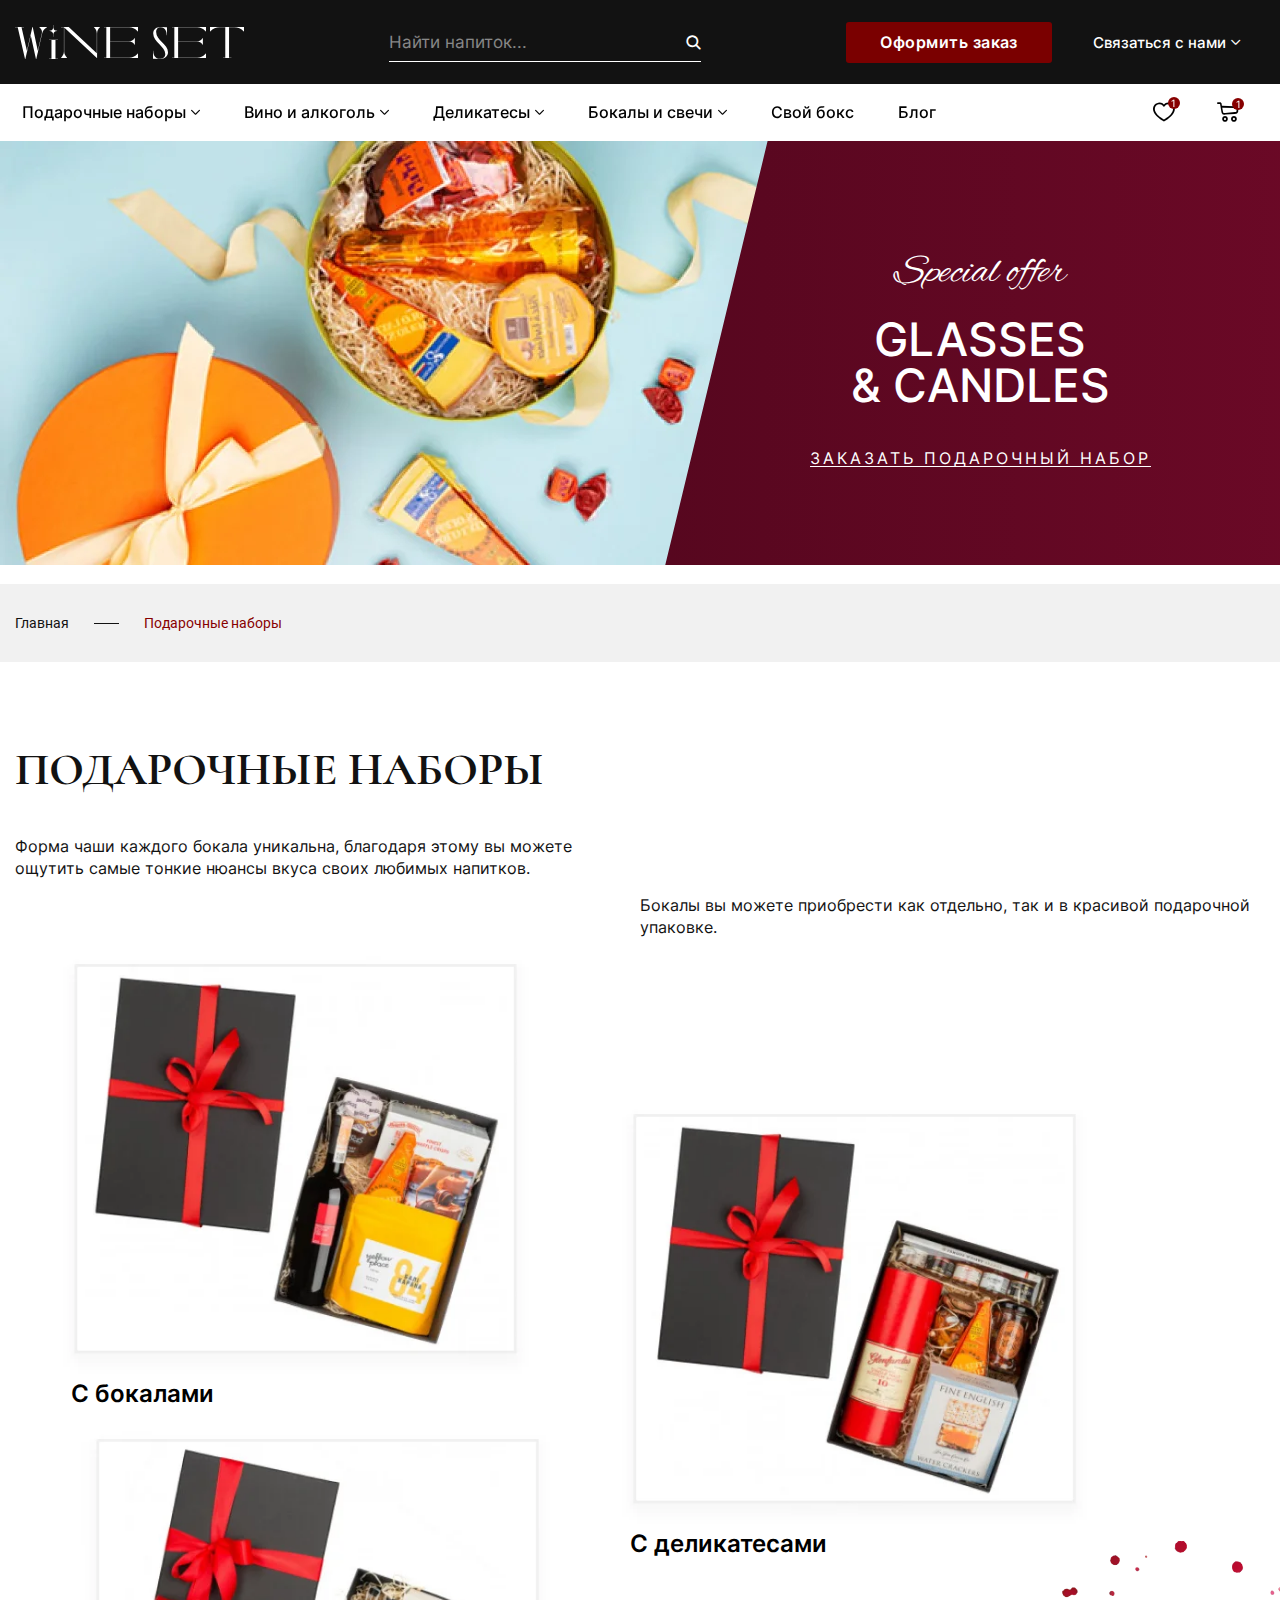
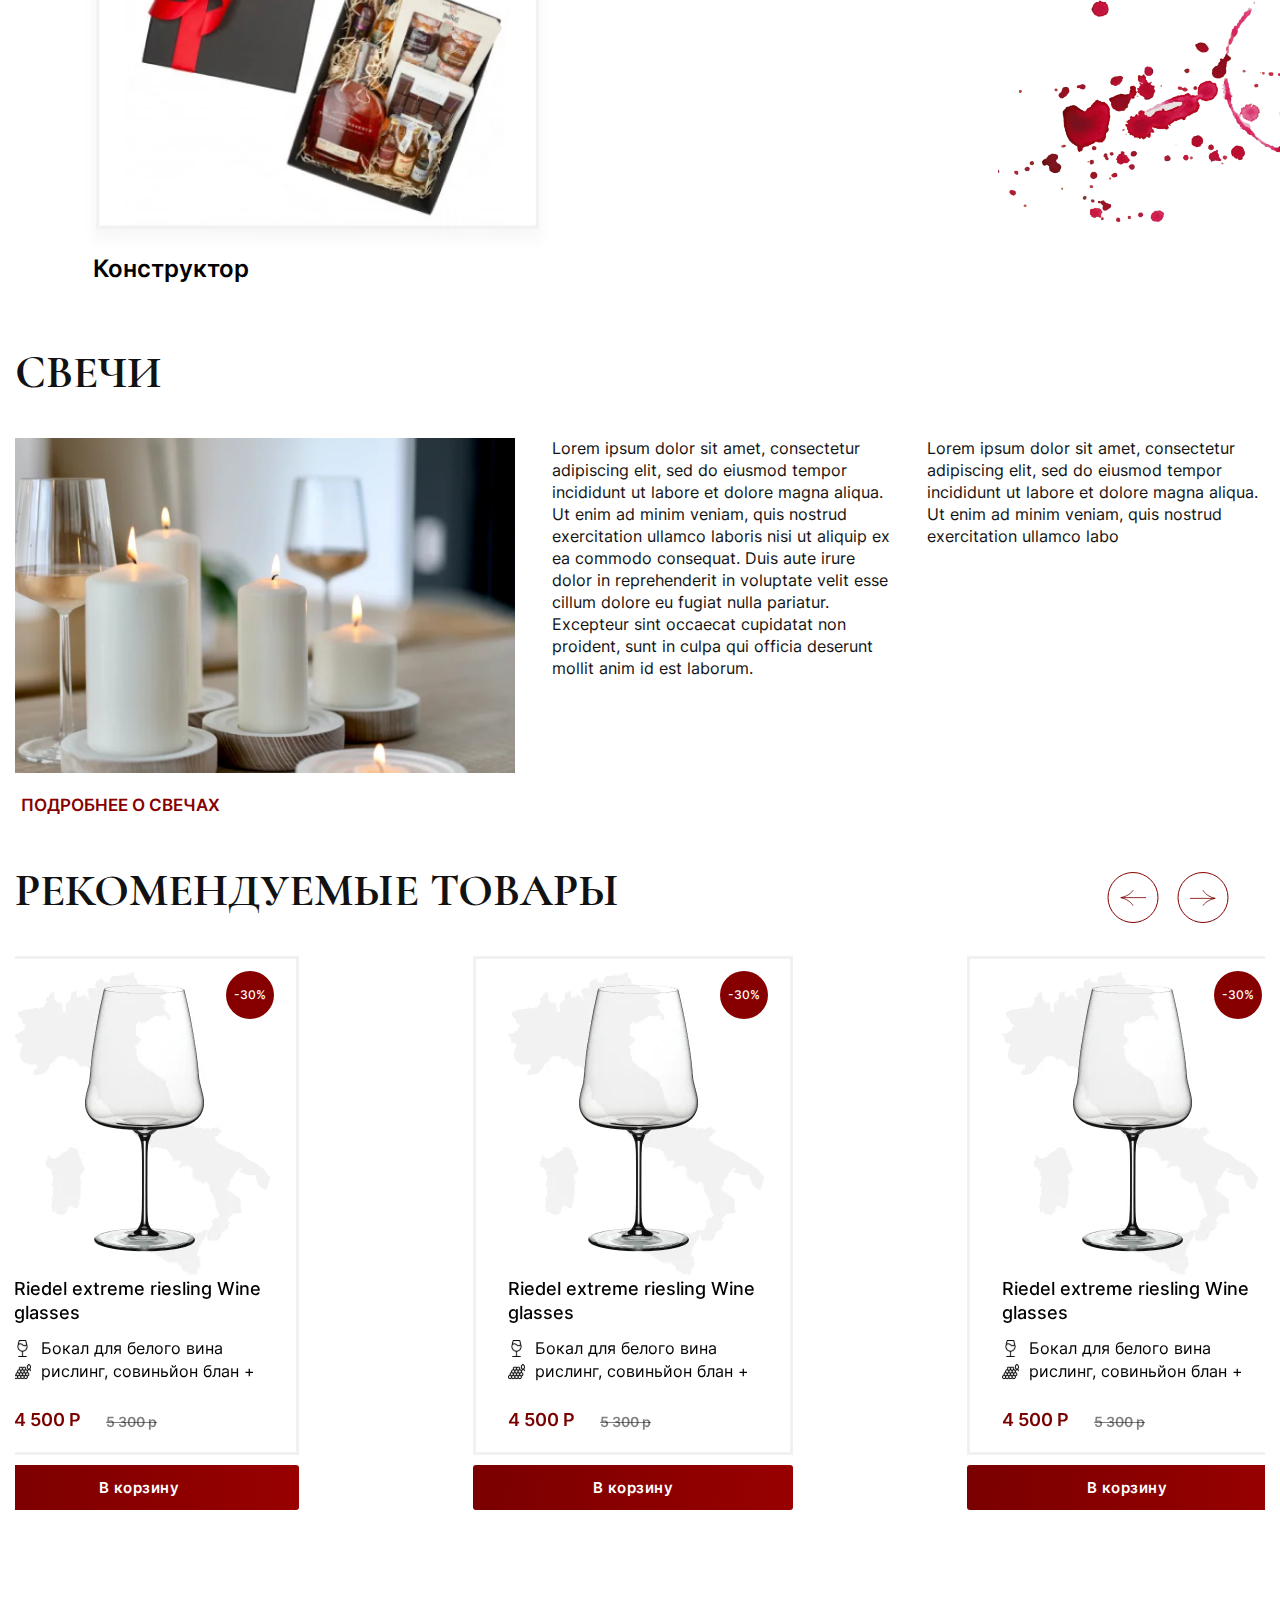
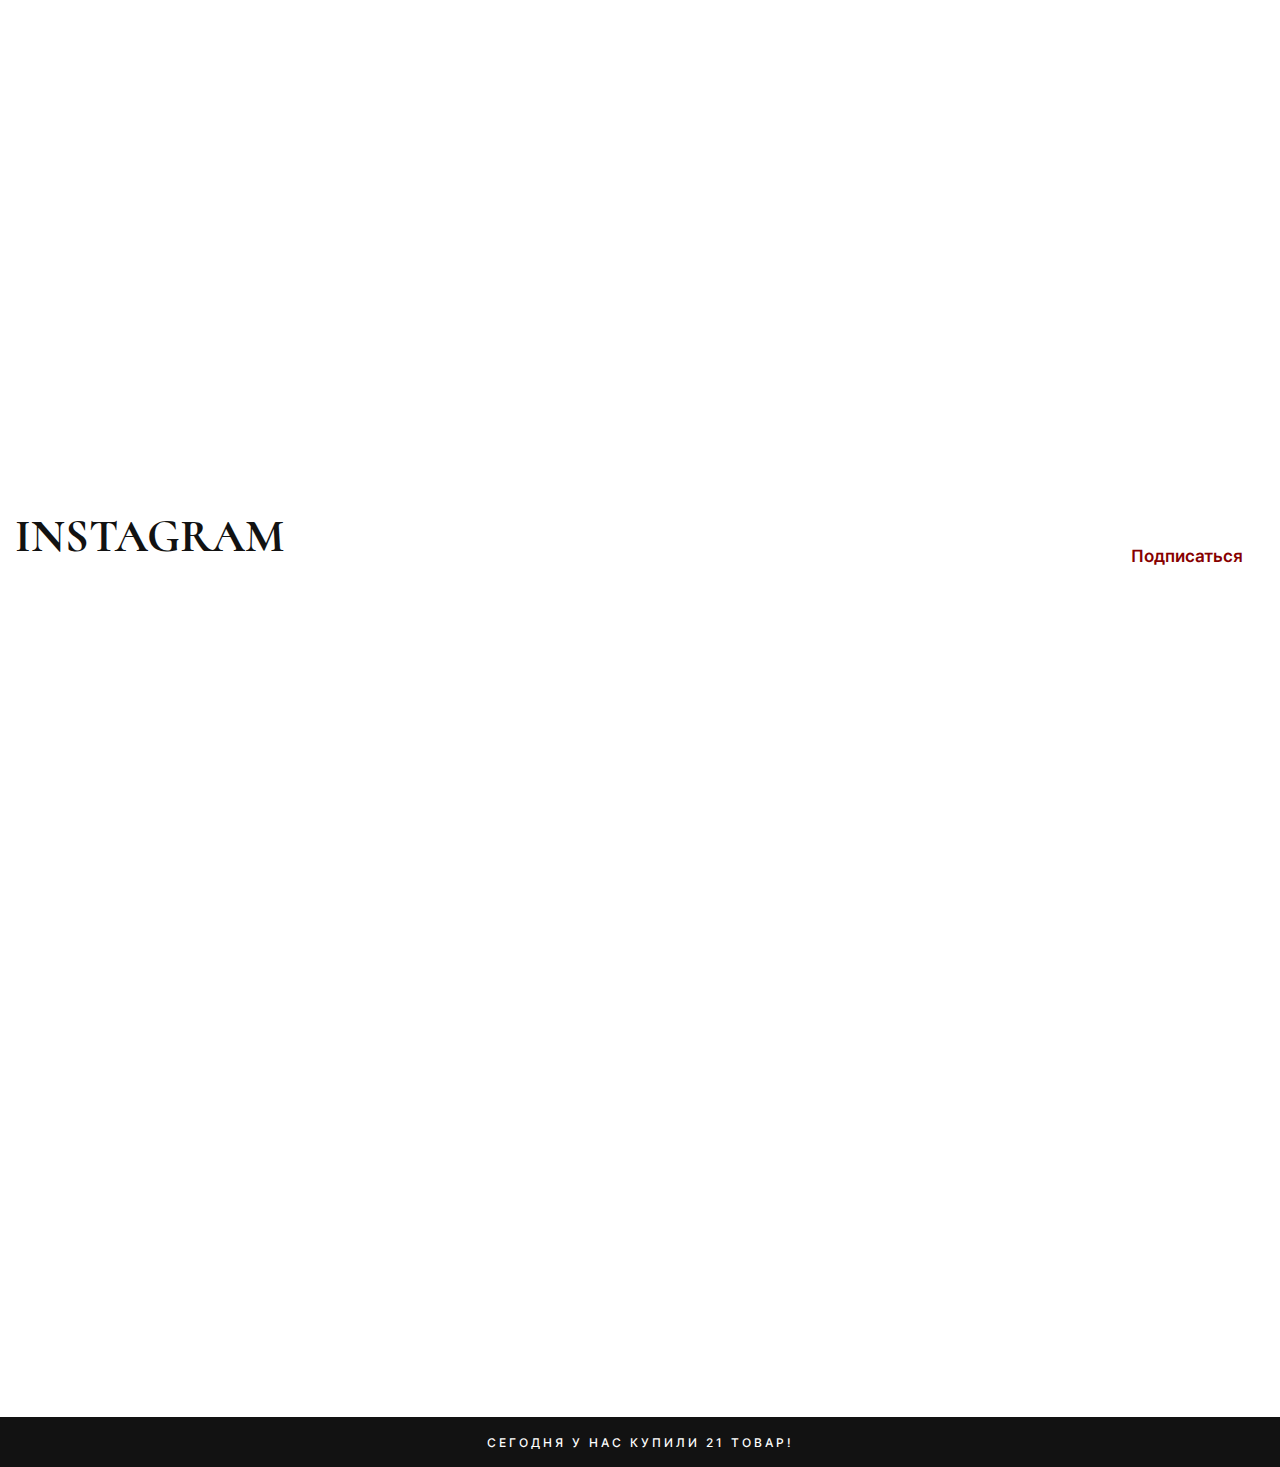
<file: gift.html>
<!DOCTYPE html><html lang="ru"><head>	<title>Wine Set - Подарочные наборы</title>	<meta charset="UTF-8">	<meta name="format-detection" content="telephone=no">	<link rel="stylesheet" href="https://cdnjs.cloudflare.com/ajax/libs/animate.css/4.1.1/animate.min.css?_v=20211209204612" />	<link rel="stylesheet" href="https://unpkg.com/swiper/swiper-bundle.min.css?_v=20211209204612">	<link rel="stylesheet" href="css/style.min.css?_v=20211209204612">	<link rel="shortcut icon" href="favicon.ico">	<meta name="viewport" content="width=device-width, initial-scale=1.0"></head><body>	<div id="loader" class="loader">		<picture><source srcset="img/header/logo.svg" type="image/webp"><img class="loader__image" src="img/header/logo.svg?_v=1639075572848" alt="Logo image"></picture>	</div>	<div class="wrapper">		<header class="header">  <div class="header__wrapper">    <div class="header__top-container">    <div class="header__top animate__animated animate__fadeInUp">      <div class="header__logo">        <a href="index.html"><picture><source srcset="img/header/logo.svg" type="image/webp"><img src="img/header/logo.svg?_v=1639075572848" alt="logo"></picture></a>      </div>      <div class="header__search">        <div class="search-form">          <button type="button" class="search-form__icon _icon-search"></button>          <form action="#" class="search-form__item">            <input autocomplete="off" type="text" name="form[]" placeholder="Найти напиток..."              class="search-form__input">            <button type="submit" class="search-form__btn _icon-search"></button>          </form>        </div>      </div>      <div data-da=".menu__body, 991, last" class="header__buttons">        <a class="header__btn btn" href="personal.html">Оформить заказ</a>        <div class="header__callback _icon-arrow-down">Связаться с нами</div>      </div>      <button type="button" class="icon-menu">        <span></span>        <span></span>        <span></span>      </button>    </div>    </div>    <div class="header__down-container _container">      <div class="header__down">        <div class="header__menu menu">          <nav class="menu__body">            <ul data-spollers="991.98,max" data-one-spoller class="menu__list">              <li class="menu__item">                <a href="gift.html" class="menu__link animate__animated animate__fadeIn">Подарочные наборы</a>                <button data-spoller type="button" class="menu__arrow _icon-arrow-down animate__animated animate__fadeIn"></button>                <ul class="menu__sub-list">                  <div class="menu__sub-row">                    <li class="menu__sub-item">                      <a href="#" class="menu__sub-link">C бокалами</a>                    </li>                    <li class="menu__sub-item">                      <a href="#" class="menu__sub-link">C деликатесами</a>                    </li>                  </div>                </ul>              </li>              <li class="menu__item">                <a href="wine.html" class="menu__link animate__animated animate__fadeIn">Вино и алкоголь</a>                <button data-spoller type="button" class="menu__arrow _icon-arrow-down animate__animated animate__fadeIn sl-one"></button>                <ul class="menu__sub-list">                  <div class="menu__sub-row">                    <li class="menu__sub-item">                      <a href="#" class="menu__sub-link">Вино</a>                    </li>                    <li class="menu__sub-item">                      <a href="#" class="menu__sub-link">Игристое</a>                    </li>                    <li class="menu__sub-item">                      <a href="#" class="menu__sub-link">Шампанское</a>                    </li>                  </div>                  <div class="menu__sub-row">                    <li class="menu__sub-item">                      <a href="#" class="menu__sub-link">Виски</a>                    </li>                    <li class="menu__sub-item">                      <a href="#" class="menu__sub-link">Водка</a>                    </li>                    <li class="menu__sub-item">                      <a href="#" class="menu__sub-link">Кальвадос</a>                    </li>                    <li class="menu__sub-item">                      <a href="#" class="menu__sub-link">Ром</a>                    </li>                    <li class="menu__sub-item">                      <a href="#" class="menu__sub-link">Коньяк</a>                    </li>                    <li class="menu__sub-item">                      <a href="#" class="menu__sub-link">Другие напитки</a>                    </li>                  </div>                </ul>              </li>              <li class="menu__item">                <a href="delicacies.html" class="menu__link animate__animated animate__fadeIn">Деликатесы</a>                <button data-spoller type="button" class="menu__arrow _icon-arrow-down animate__animated animate__fadeIn"></button>                <ul class="menu__sub-list">                  <div class="menu__sub-row">                    <li class="menu__sub-item">                      <a href="#" class="menu__sub-link">Оливки</a>                    </li>                    <li class="menu__sub-item">                      <a href="#" class="menu__sub-link">Сыры</a>                    </li>                    <li class="menu__sub-item">                      <a href="#" class="menu__sub-link">Колбасы</a>                    </li>                    <li class="menu__sub-item">                      <a href="#" class="menu__sub-link">Паштет</a>                    </li>                    <li class="menu__sub-item">                      <a href="#" class="menu__sub-link">Икра</a>                    </li>                    <li class="menu__sub-item">                      <a href="#" class="menu__sub-link">Орехи/снеки</a>                    </li>                    <li class="menu__sub-item">                      <a href="#" class="menu__sub-link">Шоколад</a>                    </li>                  </div>                </ul>              </li>              <li class="menu__item">                <a href="wineglass.html" class="menu__link animate__animated animate__fadeIn">Бокалы и свечи</a>                <button data-spoller type="button" class="menu__arrow _icon-arrow-down animate__animated animate__fadeIn"></button>                <ul class="menu__sub-list">                  <div class="menu__sub-row">                    <li class="menu__sub-item">                      <a href="#" class="menu__sub-link">Бокалы вино</a>                    </li>                    <li class="menu__sub-item">                      <a href="#" class="menu__sub-link">Бокалы шампанки</a>                    </li>                    <li class="menu__sub-item">                      <a href="#" class="menu__sub-link">Роксы</a>                    </li>                  </div>                  <div class="menu__sub-row">                    <li class="menu__sub-item">                      <a href="#" class="menu__sub-link">Свечи</a>                    </li>                    <li class="menu__sub-item">                      <a href="#" class="menu__sub-link">Нож сомелье</a>                    </li>                    <li class="menu__sub-item">                      <a href="#" class="menu__sub-link">Палочки для суши</a>                    </li>                    <li class="menu__sub-item">                      <a href="#" class="menu__sub-link">Нарезочная доска</a>                    </li>                  </div>                </ul>              </li>              <li class="menu__item">                <a href="box.html" class="menu__link animate__animated animate__fadeIn">Свой бокс</a>              </li>              <li class="menu__item">                <a href="blog.html" class="menu__link animate__animated animate__fadeIn">Блог</a>              </li>            </ul>          </nav>        </div>        <div data-da=".header__top, 991.98, 3" class="header__actions actions-header">          <a href="#" class="actions-header__item actions-header__item_favorites _icon-favorite animate__animated animate__fadeInDown"></a>          <div class="actions-header__item cart-header">            <a href="#" class="cart-header__icon _icon-cart animate__animated animate__fadeInDown"></a>            <div class="cart-header__body">              <ul class="cart-header__list cart-list"></ul>            </div>          </div>        </div>      </div>    </div>  </div></header>		<main class="page">			<div class="page__main-slider slider-main gifts-main wow animate__animated animate__fadeIn" data-wow-duration="1s"				data-wow-delay="0.3s">				<div class="slider-main__container _container">					<div class="slider-main__bodyy">						<div class="slider-main__slide">							<section class="insert insert-slider">								<div class="insert__box insert__box-slider">									<picture><source srcset="img/main-slider/2.webp" type="image/webp"><img class="insert__image insert__image-slider" src="img/main-slider/2.jpg?_v=1639075572848" alt="Insert box here"></picture>									<div class="insert__text insert__text-slider">										<h4 class="insert__monogram insert__monogram-slider">Special offer</h4>										<h3 class="insert__main insert__main-slider">GLASSES <br>& CANDLES</h3>										<a class="insert__action iinsert__action-slider" href="#">ЗАКАЗАТЬ ПОДАРОЧНЫЙ НАБОР</a>									</div>								</div>							</section>						</div>					</div>				</div>			</div>			<nav aria-label="page__breadcrumb">				<div class="breadcrumb__container">					<div class="_container">						<ul class="breadcrumb breadcrumb__wineglass wow animate__animated animate__fadeIn" data-wow-duration="2s" data-wow-delay="1.5s">							<a class="breadcrumb-link" href="index.html">								<li class="breadcrumb-item">Главная</li>							</a>							<a class="breadcrumb-link" href="#">								<li class="breadcrumb-item active">Подарочные наборы</li>							</a>						</ul>					</div>				</div>			</nav>			<section class="page__gifts gifts">				<div class="gifts__bg _ibg" parallaxed>					<picture><source srcset="img/gifts/wine-bg.webp" type="image/webp"><img src="img/gifts/wine-bg.png?_v=1639075572848" alt="wine background"></picture>				</div>				<div class="gifts__container _container">					<div class="gifts__inner">						<h2 class="gifts__title title">Подарочные наборы</h2>						<p class="gifts__text gifts__text-at">Форма чаши каждого бокала уникальна, благодаря этому вы можете ощутить							самые тонкие							нюансы вкуса своих любимых напитков.</p>						<p class="gifts__text">							Бокалы вы можете приобрести как отдельно, так и в красивой подарочной упаковке.						</p>					</div>					<div class="gifts__items">						<div class="gifts__box">							<div class="gifts__image">								<picture><source srcset="img/gifts/01.webp" type="image/webp"><img src="img/gifts/01.jpg?_v=1639075572848" alt="gifts picture"></picture>								<div class="gifts__image-arrow">									<picture><source srcset="img/gifts/link-arrow.svg" type="image/webp"><img src="img/gifts/link-arrow.svg?_v=1639075572848" alt="arrow link"></picture>								</div>							</div>							<p class="gifts__descr">С бокалами</p>						</div>						<div class="gifts__box">							<div class="gifts__image">								<picture><source srcset="img/gifts/02.webp" type="image/webp"><img src="img/gifts/02.jpg?_v=1639075572848" alt="gifts picture"></picture>								<div class="gifts__image-arrow">									<picture><source srcset="img/gifts/link-arrow.svg" type="image/webp"><img src="img/gifts/link-arrow.svg?_v=1639075572848" alt="arrow link"></picture>								</div>							</div>							<p class="gifts__descr">С деликатесами</p>						</div>						<div class="gifts__box">							<div class="gifts__image">								<picture><source srcset="img/gifts/03.webp" type="image/webp"><img src="img/gifts/03.jpg?_v=1639075572848" alt="gifts picture"></picture>								<div class="gifts__image-arrow">									<picture><source srcset="img/gifts/link-arrow.svg" type="image/webp"><img src="img/gifts/link-arrow.svg?_v=1639075572848" alt="arrow link"></picture>								</div>							</div>							<p class="gifts__descr">Конструктор</p>						</div>					</div>				</div>			</section>			<section class="page__candles delivery candles">				<div class="candles__container delivery__container _container">					<h2 class="candles__title delivery__title title">Свечи</h2>					<div class="candles__inner delivery__inner">						<div class="candles__image delivery__image _ibg">							<picture><source srcset="img/candles/01.webp" type="image/webp"><img src="img/candles/01.jpg?_v=1639075572848" alt="delivery image"></picture>						</div>						<p class="candles__text delivery__text">Lorem ipsum dolor sit amet, consectetur adipiscing elit, sed do							eiusmod tempor							incididunt ut labore et dolore magna aliqua. Ut enim ad minim veniam, quis nostrud exercitation ullamco							laboris nisi ut aliquip ex ea commodo consequat. Duis aute irure dolor in reprehenderit in voluptate velit							esse cillum dolore eu fugiat nulla pariatur. Excepteur sint occaecat cupidatat non proident, sunt in culpa							qui officia deserunt mollit anim id est laborum.</p>						<p class="candles__text delivery__text">Lorem ipsum dolor sit amet, consectetur adipiscing elit, sed do							eiusmod tempor							incididunt ut labore et dolore magna aliqua. Ut enim ad minim veniam, quis nostrud exercitation ullamco							labo</p>						<a href="#" class="candles__link delivery__link btn-link">ПОДРОБНЕЕ О СВЕЧАХ</a>					</div>				</div>			</section>			<div class="page__slider-recomed recomed-slider">				<div class="recomed-slider__container _container">					<h2 class="recomed-slider__title title">Рекомендуемые товары</h2>					<div class="recomed-slider__slider">						<div class="recomed-slider__controls controls">							<div class="controls-arrow slider-arrow">								<button class="slider-arrow slider-arrow_prevv" type="button"></button>								<button class="slider-arrow slider-arrow_nextt" type="button"></button>							</div>						</div>						<div class="recomed-slider__body _swiper">							<div class="product-box">								<a href="product.html" class="product-box__slide">									<div class="product-box__image">										<picture><source srcset="img/1.webp" type="image/webp"><img src="img/1.png?_v=1639075572848" alt="product image"></picture>									</div>									<div class="product-box__label">-30%</div>									<div class="product-box__name">Riedel extreme riesling										<span>Wine glasses</span>									</div>									<div class="product-box__info">										<picture><source srcset="img/recomend-slider/wine-icon.svg" type="image/webp"><img src="img/recomend-slider/wine-icon.svg?_v=1639075572848" alt="wine-icon"></picture>										<div class="product-box__descr">Бокал для белого вина</div>									</div>									<div class="product-box__info">										<picture><source srcset="img/recomend-slider/grape-icon.svg" type="image/webp"><img src="img/recomend-slider/grape-icon.svg?_v=1639075572848" alt="grape-icon"></picture>										<div class="product-box__descr">рислинг, совиньйон блан +</div>									</div>									<div class="product-box__price">										<div class="product-box__price-new">4 500 р</div>										<div class="product-box__price-old">5 300 р</div>									</div>								</a>								<button class="product-box__buttom">В корзину</button>							</div>							<div class="product-box">								<a href="product.html" class="product-box__slide">									<div class="product-box__image">										<picture><source srcset="img/1.webp" type="image/webp"><img src="img/1.png?_v=1639075572848" alt="product image"></picture>									</div>									<div class="product-box__label">-30%</div>									<div class="product-box__name">Riedel extreme riesling										<span>Wine glasses</span>									</div>									<div class="product-box__info">										<picture><source srcset="img/recomend-slider/wine-icon.svg" type="image/webp"><img src="img/recomend-slider/wine-icon.svg?_v=1639075572848" alt="wine-icon"></picture>										<div class="product-box__descr">Бокал для белого вина</div>									</div>									<div class="product-box__info">										<picture><source srcset="img/recomend-slider/grape-icon.svg" type="image/webp"><img src="img/recomend-slider/grape-icon.svg?_v=1639075572848" alt="grape-icon"></picture>										<div class="product-box__descr">рислинг, совиньйон блан +</div>									</div>									<div class="product-box__price">										<div class="product-box__price-new">4 500 р</div>										<div class="product-box__price-old">5 300 р</div>									</div>								</a>								<button class="product-box__buttom">В корзину</button>							</div>							<div class="product-box">								<a href="product.html" class="product-box__slide">									<div class="product-box__image">										<picture><source srcset="img/1.webp" type="image/webp"><img src="img/1.png?_v=1639075572848" alt="product image"></picture>									</div>									<div class="product-box__label">-30%</div>									<div class="product-box__name">Riedel extreme riesling										<span>Wine glasses</span>									</div>									<div class="product-box__info">										<picture><source srcset="img/recomend-slider/wine-icon.svg" type="image/webp"><img src="img/recomend-slider/wine-icon.svg?_v=1639075572848" alt="wine-icon"></picture>										<div class="product-box__descr">Бокал для белого вина</div>									</div>									<div class="product-box__info">										<picture><source srcset="img/recomend-slider/grape-icon.svg" type="image/webp"><img src="img/recomend-slider/grape-icon.svg?_v=1639075572848" alt="grape-icon"></picture>										<div class="product-box__descr">рислинг, совиньйон блан +</div>									</div>									<div class="product-box__price">										<div class="product-box__price-new">4 500 р</div>										<div class="product-box__price-old">5 300 р</div>									</div>								</a>								<button class="product-box__buttom">В корзину</button>							</div>							<div class="product-box">								<a href="product.html" class="product-box__slide">									<div class="product-box__image">										<picture><source srcset="img/1.webp" type="image/webp"><img src="img/1.png?_v=1639075572848" alt="product image"></picture>									</div>									<div class="product-box__label">-30%</div>									<div class="product-box__name">Riedel extreme riesling										<span>Wine glasses</span>									</div>									<div class="product-box__info">										<picture><source srcset="img/recomend-slider/wine-icon.svg" type="image/webp"><img src="img/recomend-slider/wine-icon.svg?_v=1639075572848" alt="wine-icon"></picture>										<div class="product-box__descr">Бокал для белого вина</div>									</div>									<div class="product-box__info">										<picture><source srcset="img/recomend-slider/grape-icon.svg" type="image/webp"><img src="img/recomend-slider/grape-icon.svg?_v=1639075572848" alt="grape-icon"></picture>										<div class="product-box__descr">рислинг, совиньйон блан +</div>									</div>									<div class="product-box__price">										<div class="product-box__price-new">4 500 р</div>										<div class="product-box__price-old">5 300 р</div>									</div>								</a>								<button class="product-box__buttom">В корзину</button>							</div>						</div>					</div>				</div>			</div>		</main>		<footer class="footer">  <div class="footer__decor" parallaxed>    <picture><source srcset="img/footer/foooter-wine.webp" type="image/webp"><img src="img/footer/foooter-wine.png?_v=1639075572848" alt="footer decor"></picture>  </div>  <div class="footer__container _container">    <div class="footer__body wow animate__animated animate__fadeInUp" data-wow-duration="1s" data-wow-delay="0s">      <div class="footer-box">        <picture><source srcset="img/footer/222.webp" type="image/webp"><img class="insert__image" src="img/footer/222.jpg?_v=1639075572848" alt="Insert box here"></picture>        <div class="footer-text">          <h4 class="insert__monogram">Sammelier Choise</h4>          <h3 class="footer-main">Не уверены в выборе? <br> Мы готовы помочь!</h3>          <a class="footer__banner-link" href="#">ЗАКАЗАТЬ КОНСУЛЬТАЦИЮ</a>        </div>      </div>    </div>    <div class="footer__top">      <h2 class="footer__title title">Instagram</h2>      <a class="footer__link btn-link" href="#">Подписаться</a>    </div>    <div class="footer__image wow animate__animated animate__fadeInUp" data-wow-duration="1s" data-wow-delay="0s">      <picture><source srcset="img/footer/01.webp" type="image/webp"><img src="img/footer/01.jpg?_v=1639075572848" alt="photo"></picture>      <picture><source srcset="img/footer/02.webp" type="image/webp"><img src="img/footer/02.jpg?_v=1639075572848" alt="photo"></picture>      <picture><source srcset="img/footer/03.webp" type="image/webp"><img src="img/footer/03.jpg?_v=1639075572848" alt="photo"></picture>      <picture><source srcset="img/footer/04.webp" type="image/webp"><img src="img/footer/04.jpg?_v=1639075572848" alt="photo"></picture>    </div>  </div>  <div class="footer__bottom wow animate__animated animate__fadeInUp" data-wow-duration="1s" data-wow-delay="0s">    <div class="footer__container _container">      <div class="footer__inner">        <div class="footer__logo">          <picture><source srcset="img/header/logo.svg" type="image/webp"><img src="img/header/logo.svg?_v=1639075572848" alt="footer logo"></picture>        </div>        <div class="footer__column">          <a class="footer__links" href="gift.html">Подарочные наборы</a>          <a class="footer__links" href="wine.html">Вино и алкоголь</a>          <a class="footer__links" href="delicacies.html">Деликатесы</a>          <a class="footer__links" href="wineglass.html">Бокалы и свечи</a>        </div>        <div class="footer__column">          <a class="footer__links" href="#">Политика приватности</a>          <a class="footer__links" href="#">Пользовательское соглашение</a>        </div>        <div class="footer__contacts">          <a class="footer__phone _icon-phone" href="tel:1235123123">1235123123, 15121231231</a>          <div class="footer__location _icon-location">Москва, проспект Василия Порика, 13​</div>          <div class="footer__social">            <a href="#"><picture><source srcset="img/footer/facebook.svg" type="image/webp"><img src="img/footer/facebook.svg?_v=1639075572848" alt="facebook icon"></picture></a>            <a href="#"><picture><source srcset="img/footer/telegram.svg" type="image/webp"><img src="img/footer/telegram.svg?_v=1639075572848" alt="telegram icon"></picture></a>            <a href="#"><picture><source srcset="img/footer/instagram.svg" type="image/webp"><img src="img/footer/instagram.svg?_v=1639075572848" alt="instagram icon"></picture></a>          </div>          <button class="footer__btn callback__button">Связаться с нами</button>        </div>      </div>    </div>  </div>  <div class="footer__label">Cегодня у нас купили 21 товар!</div></footer>	</div>	<div class="popup popup_contact">	<div class="popup_contact__container _container">		<div class="popup_contact-body">			<div class="popup_contact-header">				<span>Контакты</span>				<div class="popup__close">					<picture><source srcset="img/icons/popup-contacts/close.svg" type="image/webp"><img src="img/icons/popup-contacts/close.svg?_v=1639075572848" alt="close icon"></picture>				</div>			</div>			<div class="popup_contact-item item-contact">				<div class="item-contact__adress">					<span>Адрес:</span> г. Москва, ул. Нарвская, 1а, к.2				</div>				<div class="item-contact__phone">					<span>Телефон: </span><a href="tel:79197860276">+79197860276, +79689481268</a>				</div>				<div class="item-contact__mail">					<span>Email: </span><a href="mailto:zakaz@wineset.ru">zakaz@wineset.ru</a>				</div>			</div>			<div class="popup_contact-map map">				<div class="map__body">					<div style="width: 100%"><iframe width="100%" height="177px" frameborder="0" scrolling="no" marginheight="0"							marginwidth="0"							src="https://maps.google.com/maps?width=100%25&amp;height=571&amp;hl=ru&amp;q=1422%201st%20St.Napa,%20CA%2094559+(White%20Rock%20Restaurant)&amp;t=&amp;z=16&amp;ie=UTF8&amp;iwloc=B&amp;output=embed"><a								href="https://www.gps.ie/">gps vehicle tracker</a></iframe></div>				</div>			</div>			<div class="popup_contact-social social-contact">				<div class="social-contact__link">					<a href="#"><picture><source srcset="img/icons/popup-contacts/insta.svg" type="image/webp"><img src="img/icons/popup-contacts/insta.svg?_v=1639075572848" alt="instagram icon"></picture></a>					<a href="#"><picture><source srcset="img/icons/popup-contacts/teleg.svg" type="image/webp"><img src="img/icons/popup-contacts/teleg.svg?_v=1639075572848" alt="telegram icon"></picture></a>					<a href="#"><picture><source srcset="img/icons/popup-contacts/face.svg" type="image/webp"><img src="img/icons/popup-contacts/face.svg?_v=1639075572848" alt="facebook icon"></picture></a>				</div>			</div>			<div class="popup_contact-button">				<button type="submit" class="popup_contact-btn btn">Узнать больше</button>			</div>		</div>	</div></div><div class="popup cart--popup">	<div class="popup_contact-body cart--popup__body">		<div class="popup_contact-header cart--popup__header">			<span>Ваша корзина</span>			<div class="popup__close">				<picture><source srcset="img/icons/popup-contacts/close.svg" type="image/webp"><img src="img/icons/popup-contacts/close.svg?_v=1639075572848" alt="close icon"></picture>			</div>		</div>		<div class="cart--popup__wrapper">			<div class="cart--popup__products">			</div>			<div class="cart--popup__footer">				<div class="cart--popup__footer-inner">					<div class="cart--popup__footer-title">Итого</div>					<div class="cart--popup__footer-price">4 500 р					</div>				</div>			</div>			<div class="cart--popup__footer-info">Важная и не очень информация по поводу доставки</div>			<div class="popup_contact-button">				<button onclick="location.href='cart.html'" type="button" class="popup_contact-btn cart--popup__btn">Оформить заказ</button>			</div>		</div>	</div></div><div class="popup like--popup">	<div class="popup_contact-body like--popup__body">		<div class="popup_contact-header like--popup__header">			<span>Ваш список желаний</span>			<div class="popup__close">				<picture><source srcset="img/icons/popup-contacts/close.svg" type="image/webp"><img src="img/icons/popup-contacts/close.svg?_v=1639075572848" alt="close icon"></picture>			</div>		</div>		<div class="like--popup__wrapper">			<div class="like--popup__products">				<div class="like-list__inner">					<div class="like-list__body">						<a href="product.html" class="like-list__image"><picture><source srcset="img/wine-bottle.webp" type="image/webp"><img src="img/wine-bottle.png?_v=1639075572848" alt="wime image"></picture>						</a>						<div class="like-list__wrapper">							<div class="like-list__sub-title">Вино красное сухое</div>							<a href="product.html" class="like-list__title">Tenuta argentiera bolgheri								superiore</a>						</div>					</div>					<a href="#" class="like-list__delete">						<picture><source srcset="img/icons/popup-contacts/close-black.svg" type="image/webp"><img src="img/icons/popup-contacts/close-black.svg?_v=1639075572848" alt="close icon"></picture></a>				</div>			</div>			<div class="like--popup__products">				<div class="like-list__inner">					<div class="like-list__body">						<a href="product.html" class="like-list__image"><picture><source srcset="img/wine-bottle.webp" type="image/webp"><img src="img/wine-bottle.png?_v=1639075572848" alt="wime image"></picture>						</a>						<div class="like-list__wrapper">							<div class="like-list__sub-title">Вино красное сухое</div>							<a href="product.html" class="like-list__title">Tenuta argentiera bolgheri								superiore</a>						</div>					</div>					<a href="#" class="like-list__delete">						<picture><source srcset="img/icons/popup-contacts/close-black.svg" type="image/webp"><img src="img/icons/popup-contacts/close-black.svg?_v=1639075572848" alt="close icon"></picture></a>				</div>			</div>			<div class="like--popup__products">				<div class="like-list__inner">					<div class="like-list__body">						<a href="product.html" class="like-list__image"><picture><source srcset="img/wine-bottle.webp" type="image/webp"><img src="img/wine-bottle.png?_v=1639075572848" alt="wime image"></picture>						</a>						<div class="like-list__wrapper">							<div class="like-list__sub-title">Вино красное сухое</div>							<a href="product.html" class="like-list__title">Tenuta argentiera bolgheri								superiore</a>						</div>					</div>					<a href="#" class="like-list__delete">						<picture><source srcset="img/icons/popup-contacts/close-black.svg" type="image/webp"><img src="img/icons/popup-contacts/close-black.svg?_v=1639075572848" alt="close icon"></picture></a>				</div>			</div>			<div class="popup_contact-button">				<button onclick="location.href='cart.html'" type="button" class="popup_contact-btn cart--popup__btn">Оформить заказ</button>			</div>		</div>	</div></div><div class="popup popup__in-cart">	<div class="popup__in-cart--header">		<span>Добавлено в корзину</span>		<div class="popup__close">			<picture><source srcset="img/icons/popup-contacts/close.svg" type="image/webp"><img src="img/icons/popup-contacts/close.svg?_v=1639075572848" alt="close icon"></picture>		</div>	</div>	<div class="popup__in-cart--body">		<div class="popup__in-cart--text">			Товар <span>Sauvignon blanc marlborough sun</span>			успешно добавлен в список покупок		</div>		<div class="popup__in-cart--buttons">			<button type="submit" class="popup__in-cart--btn">В корзину</button>			<button onclick="location.href='cart.html'" type="button" class="popup__in-cart--order">Оформить заказ</button>		</div>	</div></div><div class="popup popup__comment">	<div class="popup__comment-body">		<div class="popup__comment-title">Добавить отзыв</div>		<input class="popup__comment-input input _req" autocomplete="off" type="text" name="form[]" data-error="Ошибка"			placeholder="Введите своe имя...">		<div class="popup__comment-rating">			<div class="form__item">				<div data-ajax="true" class="rating rating_set">					<div class="rating__body">						<div class="rating__active"></div>						<div class="rating__items _req">							<input type="radio" class="rating__item" value="1" name="rating">							<input type="radio" class="rating__item" value="2" name="rating">							<input type="radio" class="rating__item" value="3" name="rating">							<input type="radio" class="rating__item" value="4" name="rating">							<input type="radio" class="rating__item" value="5" name="rating">						</div>					</div>					<div class="rating__value"></div>				</div>			</div>		</div>		<textarea class="popup__comment-area _req" placeholder="Ваш комментарий..."></textarea>		<button type="submit" class="popup__comment-btn">Отправить</button>	</div></div>	<script src="js/vendors.min.js?_v=20211209204612"></script><script src="js/app.min.js?_v=20211209204612"></script></body></html>
</file>
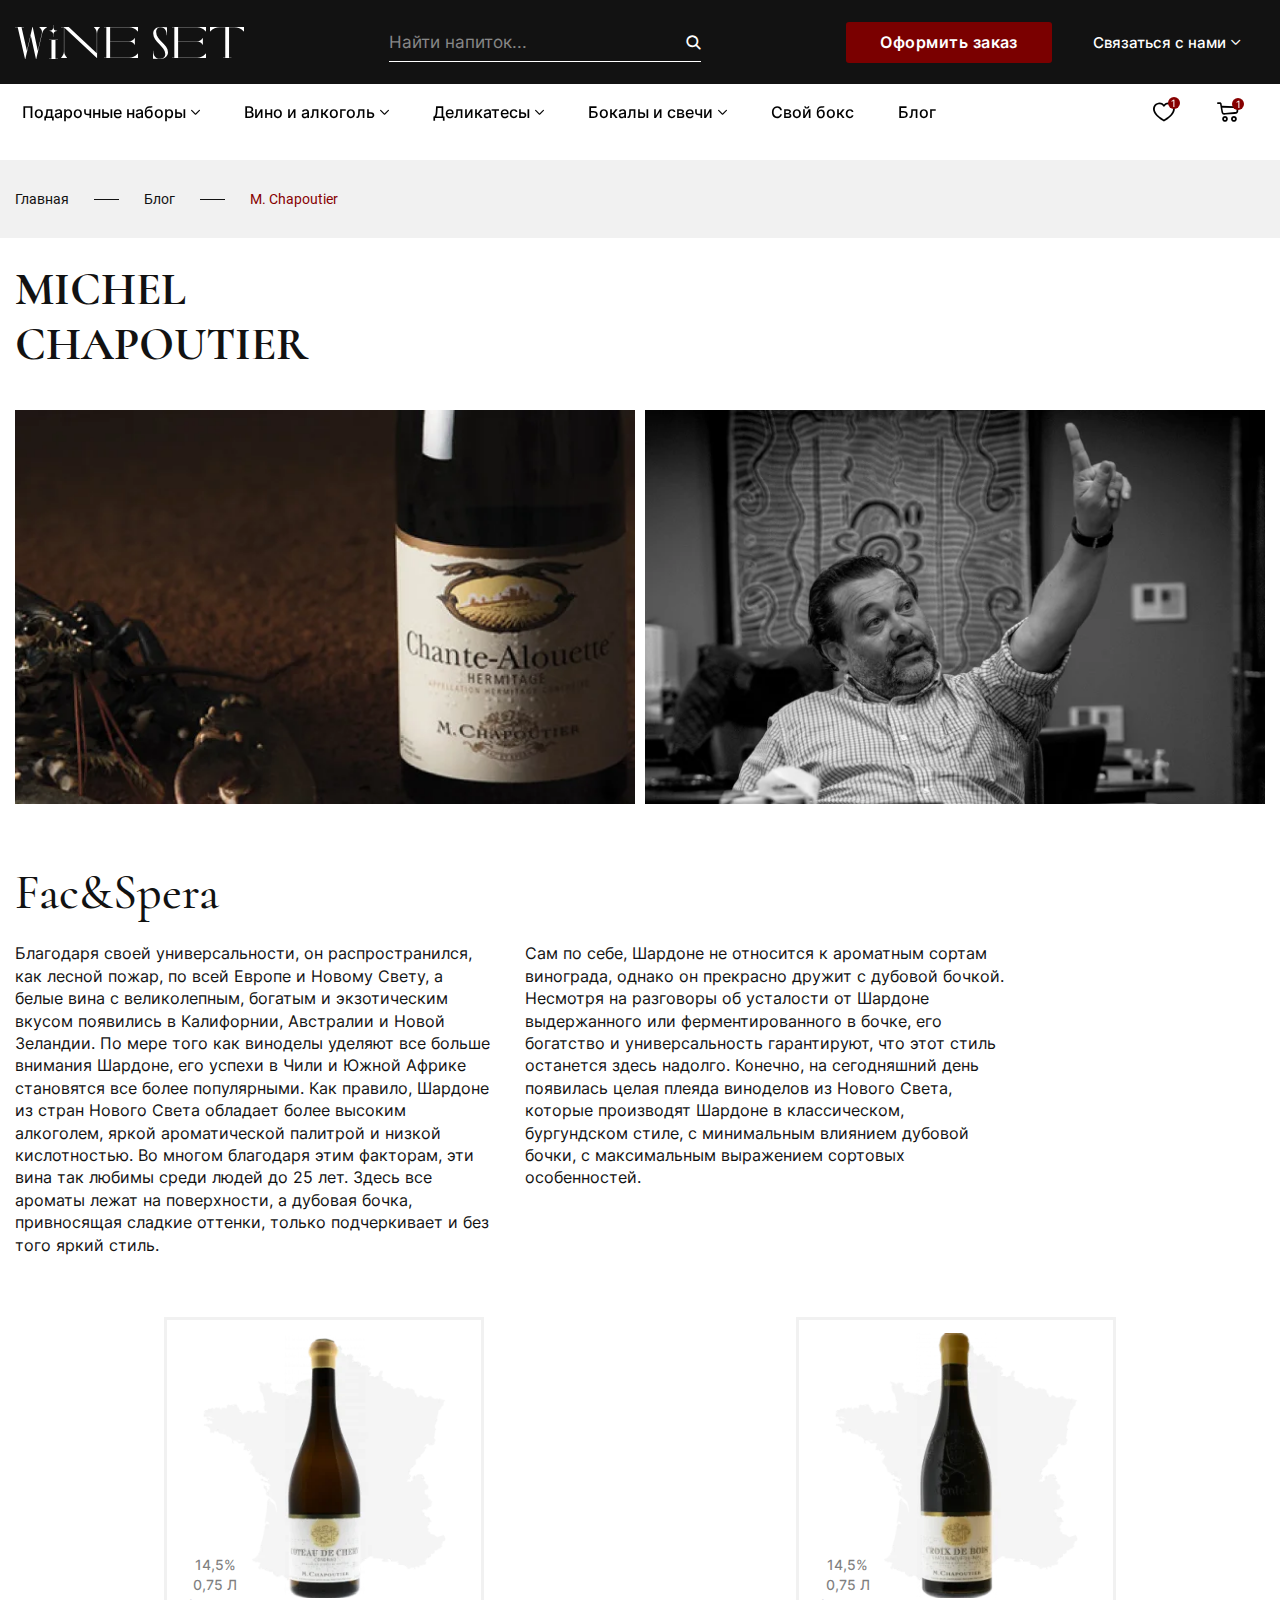
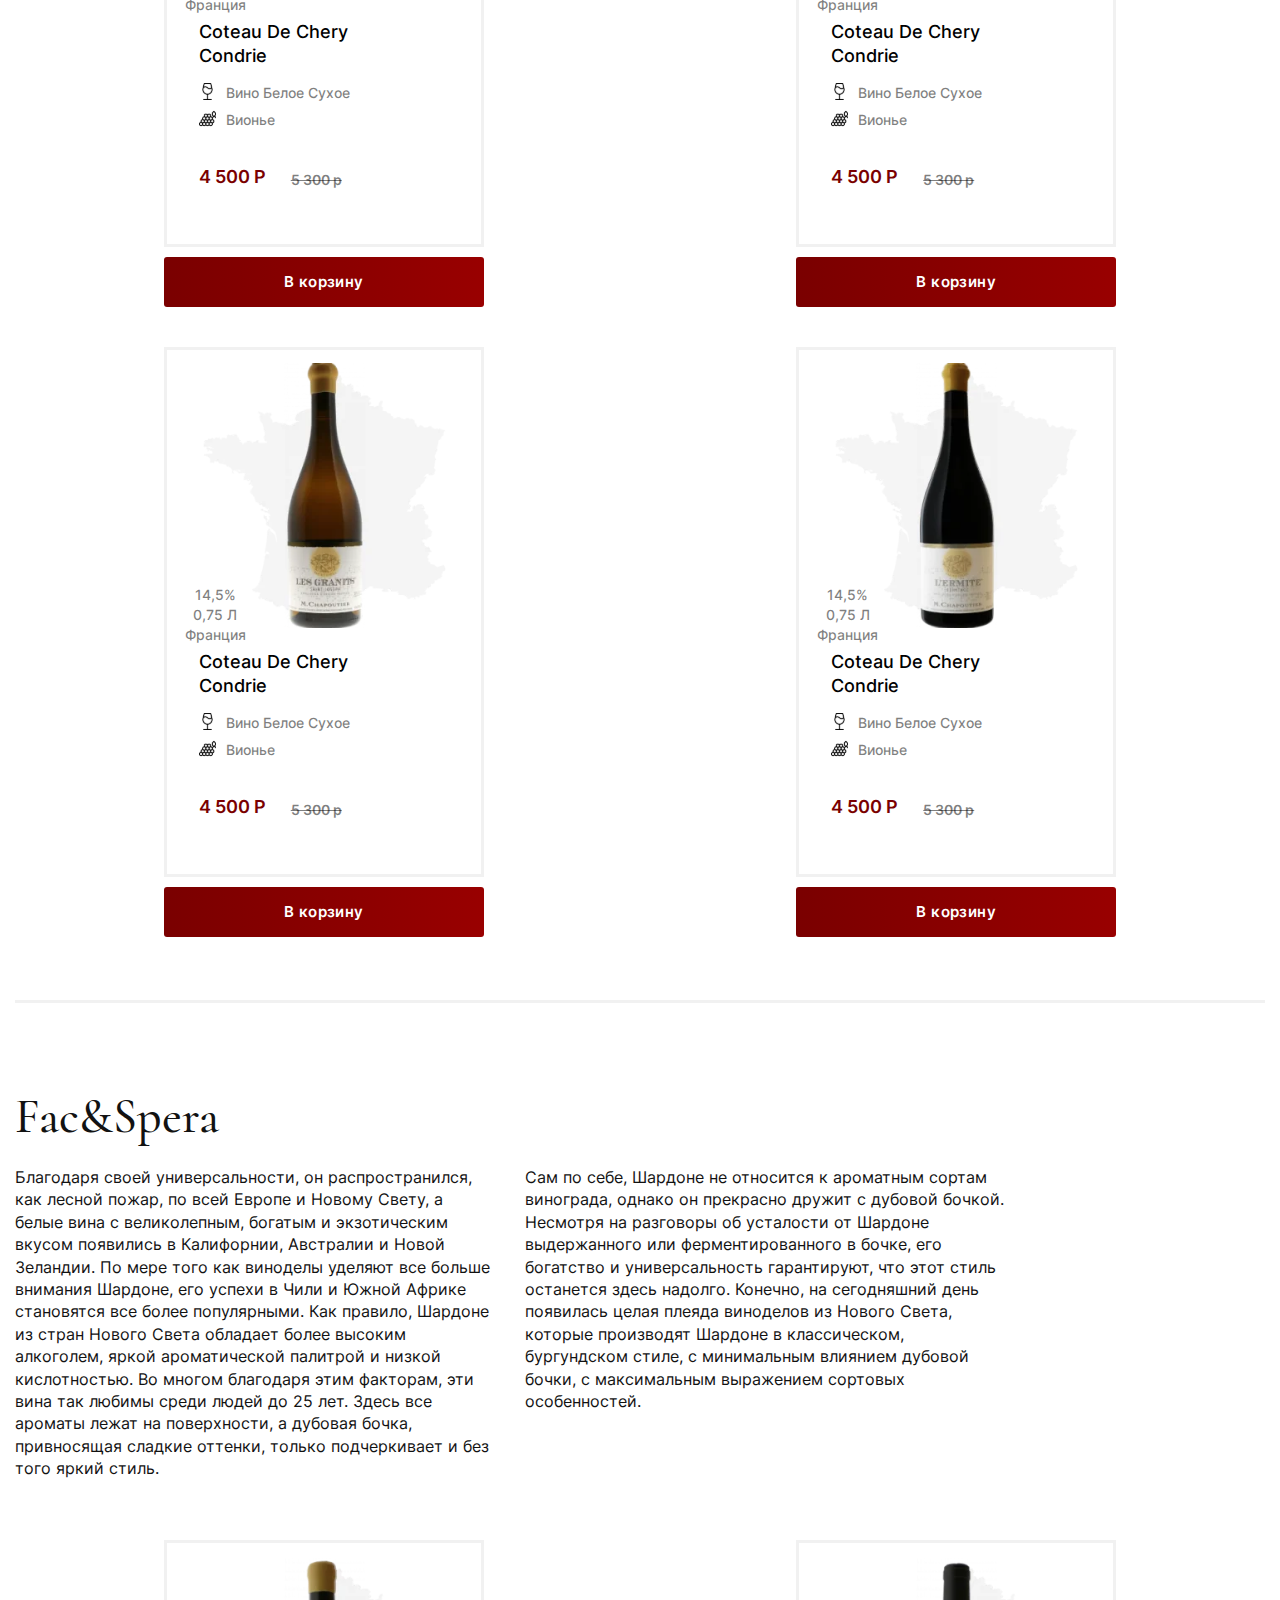
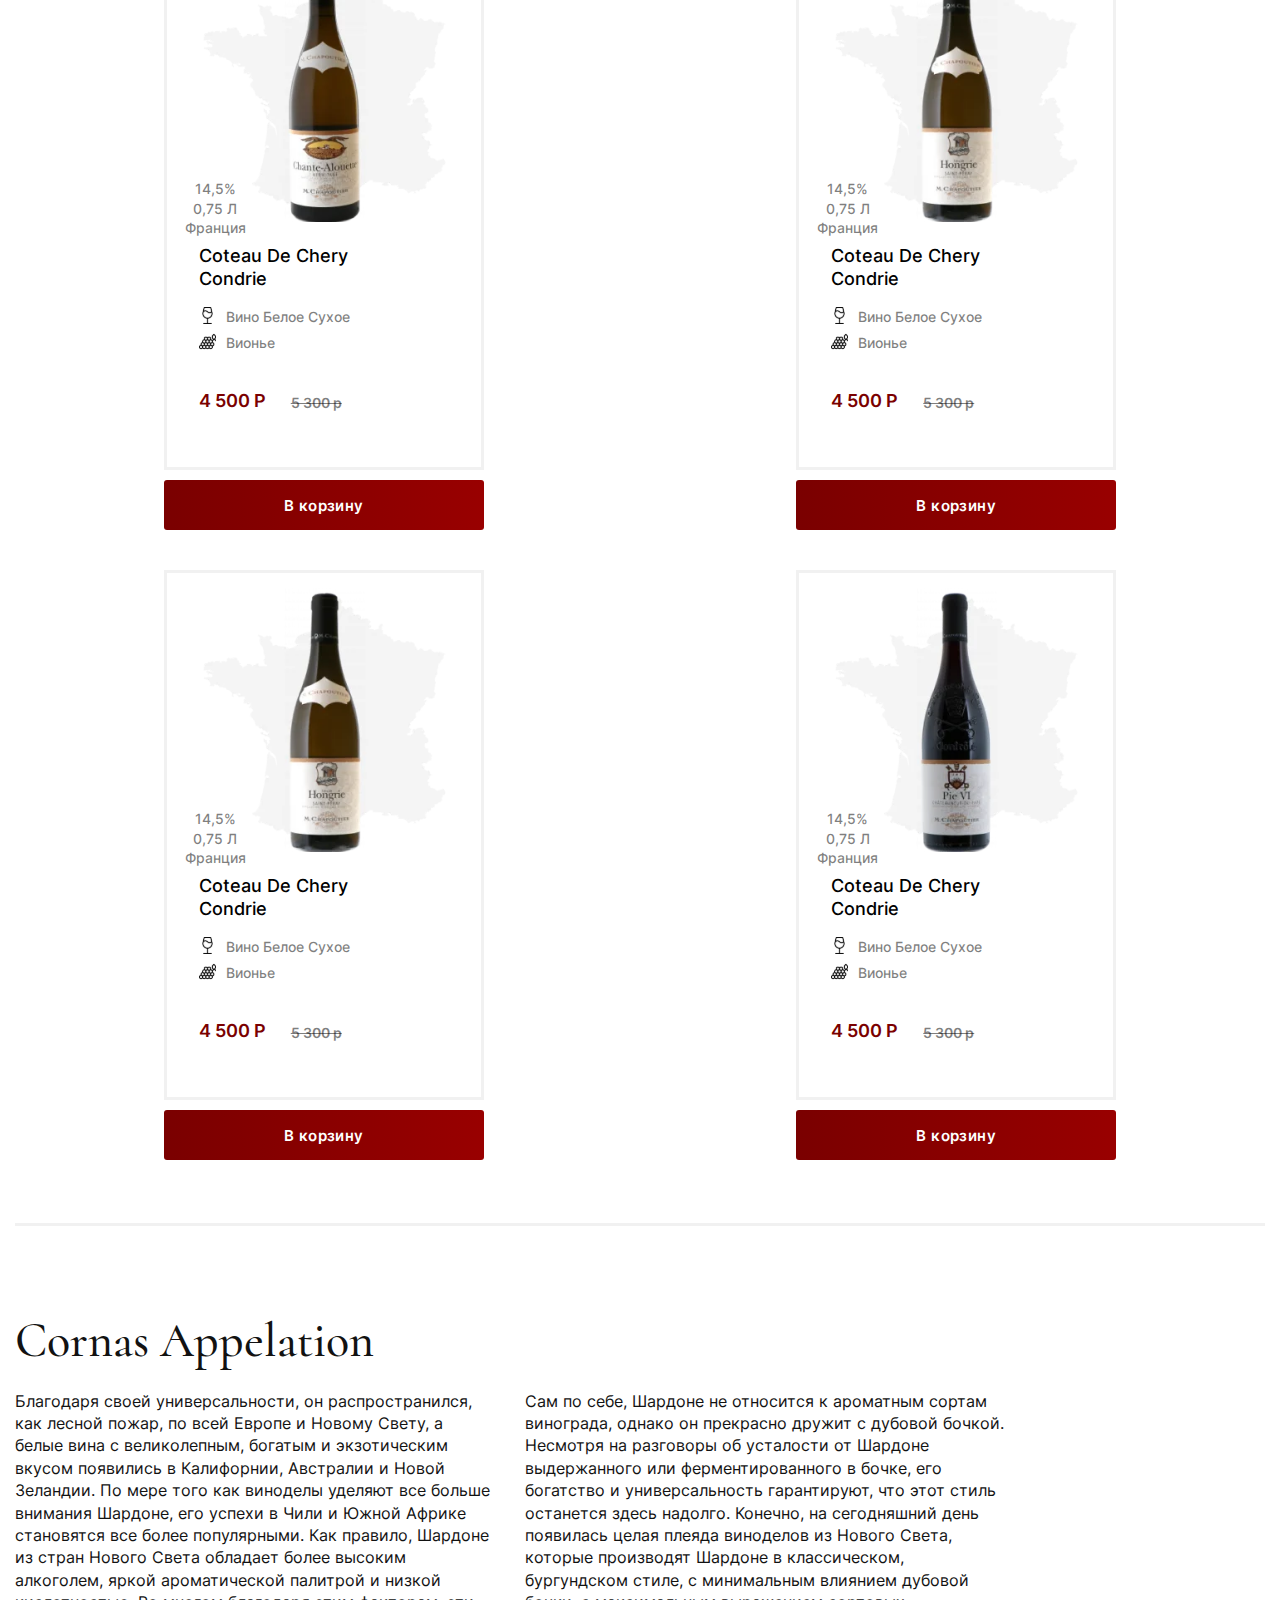
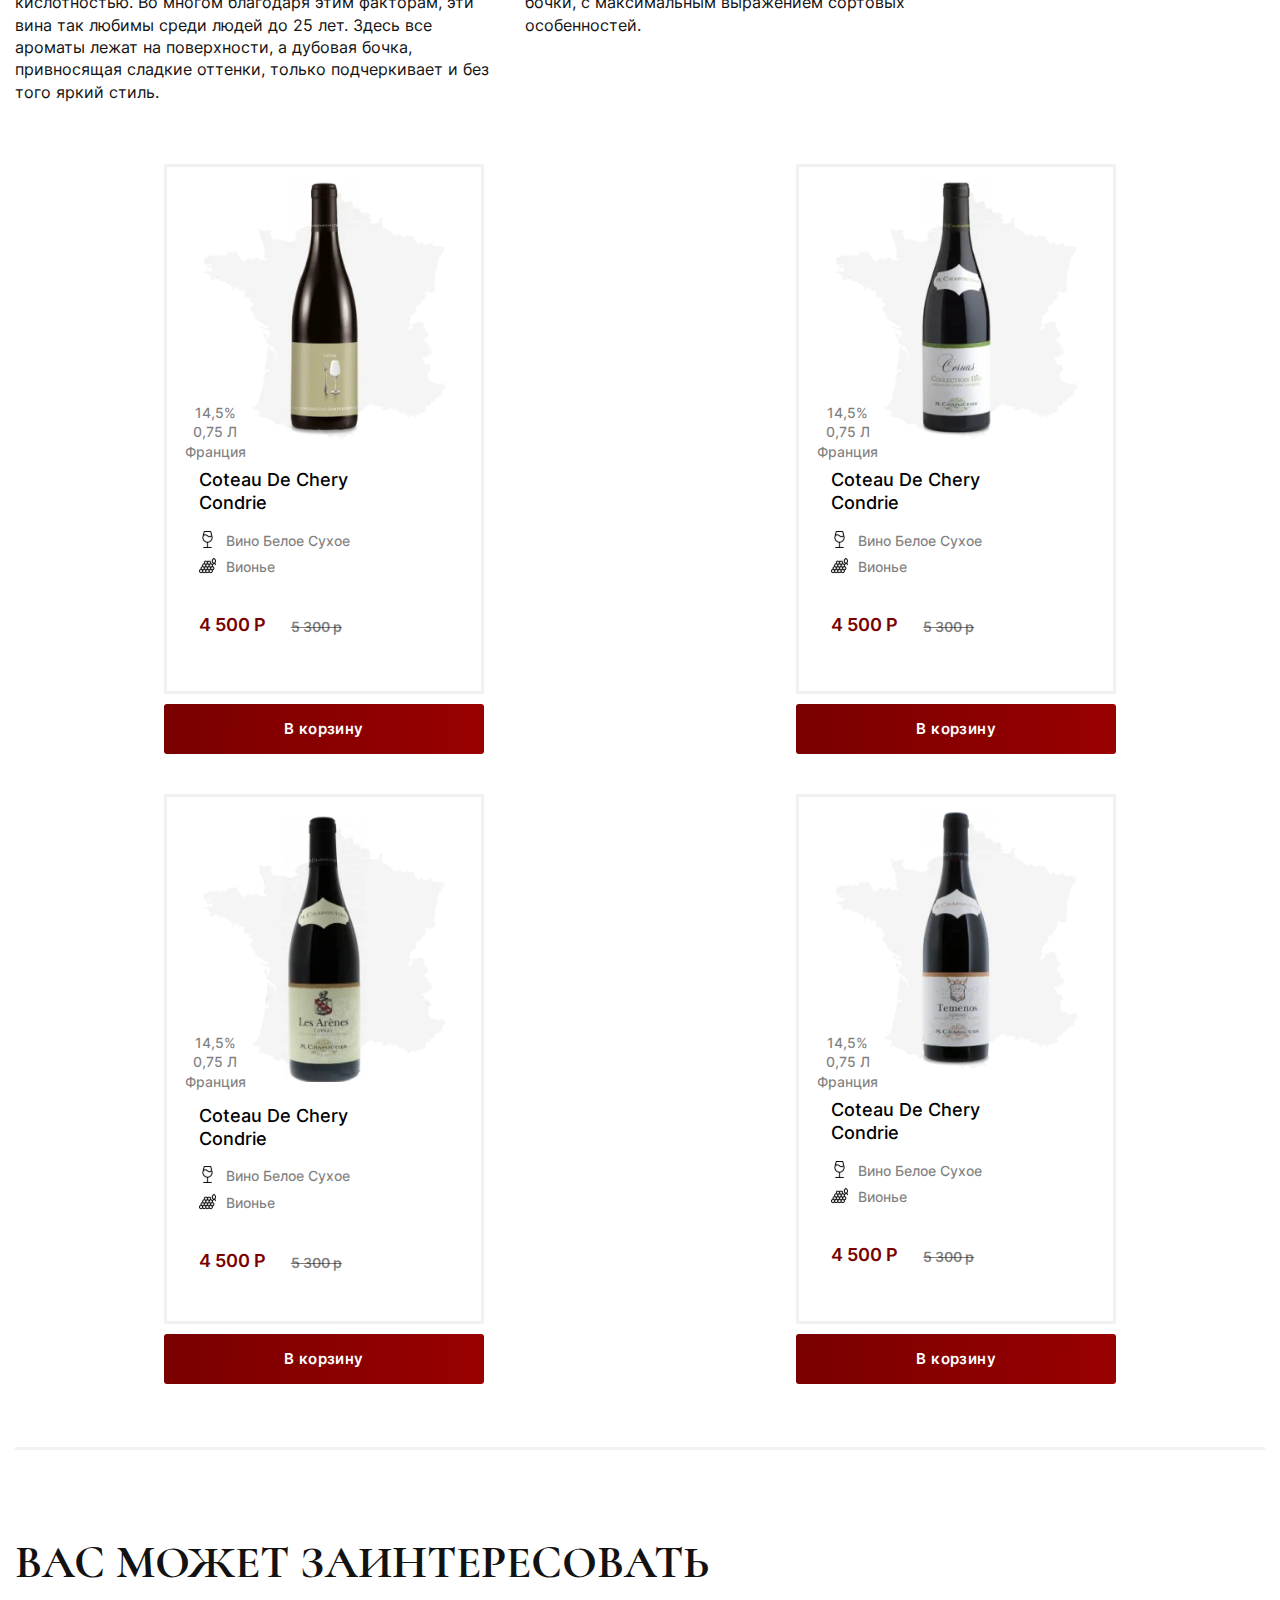
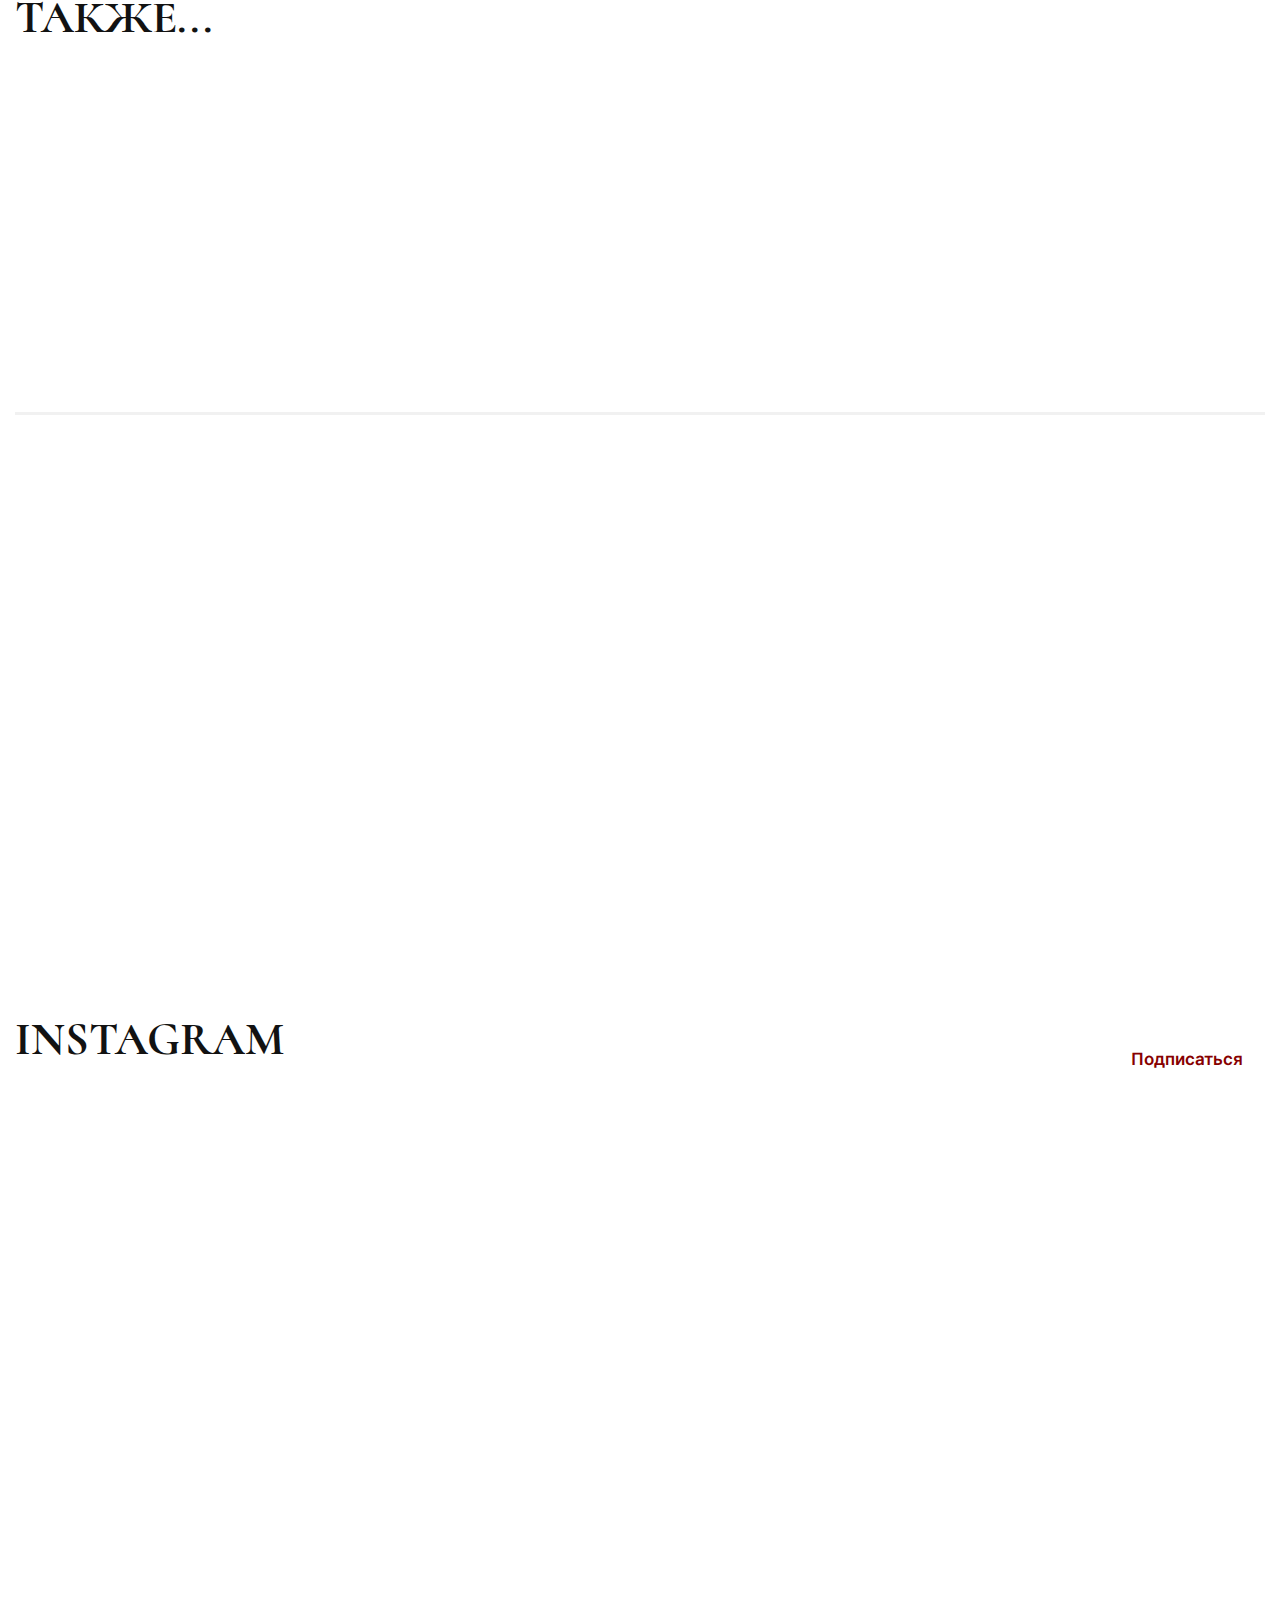
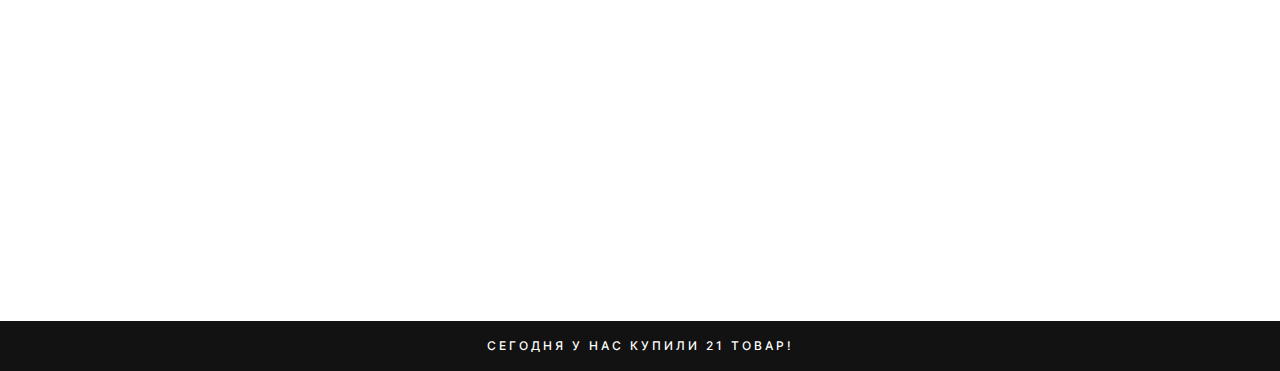
<file: michael.html>
<!DOCTYPE html><html lang="ru"><head>	<title>Wine Set - Блог Michael</title>	<meta charset="UTF-8">	<meta name="format-detection" content="telephone=no">	<link rel="stylesheet" href="https://cdnjs.cloudflare.com/ajax/libs/animate.css/4.1.1/animate.min.css?_v=20211209204612" />	<link rel="stylesheet" href="https://unpkg.com/swiper/swiper-bundle.min.css?_v=20211209204612">	<link rel="stylesheet" href="css/style.min.css?_v=20211209204612">	<link rel="shortcut icon" href="favicon.ico">	<meta name="viewport" content="width=device-width, initial-scale=1.0"></head><body>	<div id="loader" class="loader">		<picture><source srcset="img/header/logo.svg" type="image/webp"><img class="loader__image" src="img/header/logo.svg?_v=1639075572848" alt="Logo image"></picture>	</div>	<div class="wrapper">		<header class="header">  <div class="header__wrapper">    <div class="header__top-container">    <div class="header__top animate__animated animate__fadeInUp">      <div class="header__logo">        <a href="index.html"><picture><source srcset="img/header/logo.svg" type="image/webp"><img src="img/header/logo.svg?_v=1639075572848" alt="logo"></picture></a>      </div>      <div class="header__search">        <div class="search-form">          <button type="button" class="search-form__icon _icon-search"></button>          <form action="#" class="search-form__item">            <input autocomplete="off" type="text" name="form[]" placeholder="Найти напиток..."              class="search-form__input">            <button type="submit" class="search-form__btn _icon-search"></button>          </form>        </div>      </div>      <div data-da=".menu__body, 991, last" class="header__buttons">        <a class="header__btn btn" href="personal.html">Оформить заказ</a>        <div class="header__callback _icon-arrow-down">Связаться с нами</div>      </div>      <button type="button" class="icon-menu">        <span></span>        <span></span>        <span></span>      </button>    </div>    </div>    <div class="header__down-container _container">      <div class="header__down">        <div class="header__menu menu">          <nav class="menu__body">            <ul data-spollers="991.98,max" data-one-spoller class="menu__list">              <li class="menu__item">                <a href="gift.html" class="menu__link animate__animated animate__fadeIn">Подарочные наборы</a>                <button data-spoller type="button" class="menu__arrow _icon-arrow-down animate__animated animate__fadeIn"></button>                <ul class="menu__sub-list">                  <div class="menu__sub-row">                    <li class="menu__sub-item">                      <a href="#" class="menu__sub-link">C бокалами</a>                    </li>                    <li class="menu__sub-item">                      <a href="#" class="menu__sub-link">C деликатесами</a>                    </li>                  </div>                </ul>              </li>              <li class="menu__item">                <a href="wine.html" class="menu__link animate__animated animate__fadeIn">Вино и алкоголь</a>                <button data-spoller type="button" class="menu__arrow _icon-arrow-down animate__animated animate__fadeIn sl-one"></button>                <ul class="menu__sub-list">                  <div class="menu__sub-row">                    <li class="menu__sub-item">                      <a href="#" class="menu__sub-link">Вино</a>                    </li>                    <li class="menu__sub-item">                      <a href="#" class="menu__sub-link">Игристое</a>                    </li>                    <li class="menu__sub-item">                      <a href="#" class="menu__sub-link">Шампанское</a>                    </li>                  </div>                  <div class="menu__sub-row">                    <li class="menu__sub-item">                      <a href="#" class="menu__sub-link">Виски</a>                    </li>                    <li class="menu__sub-item">                      <a href="#" class="menu__sub-link">Водка</a>                    </li>                    <li class="menu__sub-item">                      <a href="#" class="menu__sub-link">Кальвадос</a>                    </li>                    <li class="menu__sub-item">                      <a href="#" class="menu__sub-link">Ром</a>                    </li>                    <li class="menu__sub-item">                      <a href="#" class="menu__sub-link">Коньяк</a>                    </li>                    <li class="menu__sub-item">                      <a href="#" class="menu__sub-link">Другие напитки</a>                    </li>                  </div>                </ul>              </li>              <li class="menu__item">                <a href="delicacies.html" class="menu__link animate__animated animate__fadeIn">Деликатесы</a>                <button data-spoller type="button" class="menu__arrow _icon-arrow-down animate__animated animate__fadeIn"></button>                <ul class="menu__sub-list">                  <div class="menu__sub-row">                    <li class="menu__sub-item">                      <a href="#" class="menu__sub-link">Оливки</a>                    </li>                    <li class="menu__sub-item">                      <a href="#" class="menu__sub-link">Сыры</a>                    </li>                    <li class="menu__sub-item">                      <a href="#" class="menu__sub-link">Колбасы</a>                    </li>                    <li class="menu__sub-item">                      <a href="#" class="menu__sub-link">Паштет</a>                    </li>                    <li class="menu__sub-item">                      <a href="#" class="menu__sub-link">Икра</a>                    </li>                    <li class="menu__sub-item">                      <a href="#" class="menu__sub-link">Орехи/снеки</a>                    </li>                    <li class="menu__sub-item">                      <a href="#" class="menu__sub-link">Шоколад</a>                    </li>                  </div>                </ul>              </li>              <li class="menu__item">                <a href="wineglass.html" class="menu__link animate__animated animate__fadeIn">Бокалы и свечи</a>                <button data-spoller type="button" class="menu__arrow _icon-arrow-down animate__animated animate__fadeIn"></button>                <ul class="menu__sub-list">                  <div class="menu__sub-row">                    <li class="menu__sub-item">                      <a href="#" class="menu__sub-link">Бокалы вино</a>                    </li>                    <li class="menu__sub-item">                      <a href="#" class="menu__sub-link">Бокалы шампанки</a>                    </li>                    <li class="menu__sub-item">                      <a href="#" class="menu__sub-link">Роксы</a>                    </li>                  </div>                  <div class="menu__sub-row">                    <li class="menu__sub-item">                      <a href="#" class="menu__sub-link">Свечи</a>                    </li>                    <li class="menu__sub-item">                      <a href="#" class="menu__sub-link">Нож сомелье</a>                    </li>                    <li class="menu__sub-item">                      <a href="#" class="menu__sub-link">Палочки для суши</a>                    </li>                    <li class="menu__sub-item">                      <a href="#" class="menu__sub-link">Нарезочная доска</a>                    </li>                  </div>                </ul>              </li>              <li class="menu__item">                <a href="box.html" class="menu__link animate__animated animate__fadeIn">Свой бокс</a>              </li>              <li class="menu__item">                <a href="blog.html" class="menu__link animate__animated animate__fadeIn">Блог</a>              </li>            </ul>          </nav>        </div>        <div data-da=".header__top, 991.98, 3" class="header__actions actions-header">          <a href="#" class="actions-header__item actions-header__item_favorites _icon-favorite animate__animated animate__fadeInDown"></a>          <div class="actions-header__item cart-header">            <a href="#" class="cart-header__icon _icon-cart animate__animated animate__fadeInDown"></a>            <div class="cart-header__body">              <ul class="cart-header__list cart-list"></ul>            </div>          </div>        </div>      </div>    </div>  </div></header>		<main class="page">			<nav aria-label="page__breadcrumb">				<div class="breadcrumb__container">					<div class="_container">						<ul class="breadcrumb michael-breadcrumb wow animate__animated animate__fadeIn" data-wow-duration="2s"							data-wow-delay="1.5s">							<a class="breadcrumb-link" href="index.html">								<li class="breadcrumb-item">Главная</li>							</a>							<a class="breadcrumb-link" href="blog.html">								<li class="breadcrumb-item">Блог</li>							</a>							<a class="breadcrumb-link" href="#">								<li class="breadcrumb-item active">M. Chapoutier</li>							</a>						</ul>					</div>				</div>			</nav>			<div class="michael">				<div class="michael__container _container">					<div class="michael__box">						<h2 class="michael__title title">michel chapoutier</h2>						<div class="michael__image">							<div class="michael__image-column">								<picture><source srcset="img/blog/07.webp" type="image/webp"><img src="img/blog/07.jpg?_v=1639075572848" alt="blog image"></picture>							</div>							<div class="michael__image-column">								<picture><source srcset="img/blog/08.webp" type="image/webp"><img src="img/blog/08.jpg?_v=1639075572848" alt="blog image"></picture>							</div>						</div>					</div>					<div class="michael__box">						<h2 class="michael__subtitle">Fac&Spera</h2>						<div class="michael__blog">							<div class="michael__blog-column">								<p>Благодаря своей универсальности, он распространился, как лесной пожар, по всей Европе и Новому Свету,									а									белые вина с великолепным, богатым и экзотическим вкусом появились в Калифорнии, Австралии и Новой									Зеландии. По мере того как виноделы уделяют все больше внимания Шардоне, его успехи в Чили и Южной									Африке становятся все более популярными. Как правило, Шардоне из стран Нового Света обладает более									высоким алкоголем, яркой ароматической палитрой и низкой кислотностью. Во многом благодаря этим									факторам, эти вина так любимы среди людей до 25 лет. Здесь все ароматы лежат на поверхности, а дубовая									бочка, привносящая сладкие оттенки, только подчеркивает и без того яркий стиль. </p>							</div>							<div class="michael__blog-column">								<p>Сам по себе, Шардоне не относится к ароматным сортам винограда, однако он прекрасно дружит с дубовой									бочкой. Несмотря на разговоры об усталости от Шардоне выдержанного или ферментированного в бочке, его									богатство и универсальность гарантируют, что этот стиль останется здесь надолго. Конечно, на									сегодняшний									день появилась целая плеяда виноделов из Нового Света, которые производят Шардоне в классическом,									бургундском стиле, с минимальным влиянием дубовой бочки, с максимальным выражением сортовых									особенностей.</p>							</div>						</div>					</div>					<div class="michael__wrapper">						<div class="michael__products">							<div data-pid="1" class="product-box michael__product">								<a href="#" class="product-box__slide">									<div class="product-box__image">										<picture><source srcset="img/blog/09.webp" type="image/webp"><img src="img/blog/09.png?_v=1639075572848" alt="product image"></picture>									</div>									<div class="product-box__descript">										<p>14,5%</p>										<p>0,75 Л</p>										<p>Франция</p>									</div>									<div class="product-box__name">Coteau de Chery condrie</div>									<div class="product-box__info">										<picture><source srcset="img/recomend-slider/wine-icon.svg" type="image/webp"><img src="img/recomend-slider/wine-icon.svg?_v=1639075572848" alt="wine-icon"></picture>										<div class="product-box__descr">Вино белое сухое</div>									</div>									<div class="product-box__info">										<picture><source srcset="img/recomend-slider/grape-icon.svg" type="image/webp"><img src="img/recomend-slider/grape-icon.svg?_v=1639075572848" alt="grape-icon"></picture>										<div class="product-box__descr">Вионье</div>									</div>									<div class="product-box__price">										<div class="product-box__price-new">4 500 р</div>										<div class="product-box__price-old">5 300 р</div>									</div>								</a>								<button class="product-box__buttom">В корзину</button>							</div>							<div data-pid="2" class="product-box michael__product">								<a href="#" class="product-box__slide">									<div class="product-box__image">										<picture><source srcset="img/blog/10.webp" type="image/webp"><img src="img/blog/10.png?_v=1639075572848" alt="product image"></picture>									</div>									<div class="product-box__descript">										<p>14,5%</p>										<p>0,75 Л</p>										<p>Франция</p>									</div>									<div class="product-box__name">Coteau de Chery condrie</div>									<div class="product-box__info">										<picture><source srcset="img/recomend-slider/wine-icon.svg" type="image/webp"><img src="img/recomend-slider/wine-icon.svg?_v=1639075572848" alt="wine-icon"></picture>										<div class="product-box__descr">Вино белое сухое</div>									</div>									<div class="product-box__info">										<picture><source srcset="img/recomend-slider/grape-icon.svg" type="image/webp"><img src="img/recomend-slider/grape-icon.svg?_v=1639075572848" alt="grape-icon"></picture>										<div class="product-box__descr">Вионье</div>									</div>									<div class="product-box__price">										<div class="product-box__price-new">4 500 р</div>										<div class="product-box__price-old">5 300 р</div>									</div>								</a>								<button class="product-box__buttom">В корзину</button>							</div>							<div data-pid="3" class="product-box michael__product">								<a href="#" class="product-box__slide">									<div class="product-box__image">										<picture><source srcset="img/blog/11.webp" type="image/webp"><img src="img/blog/11.png?_v=1639075572848" alt="product image"></picture>									</div>									<div class="product-box__descript">										<p>14,5%</p>										<p>0,75 Л</p>										<p>Франция</p>									</div>									<div class="product-box__name">Coteau de Chery condrie</div>									<div class="product-box__info">										<picture><source srcset="img/recomend-slider/wine-icon.svg" type="image/webp"><img src="img/recomend-slider/wine-icon.svg?_v=1639075572848" alt="wine-icon"></picture>										<div class="product-box__descr">Вино белое сухое</div>									</div>									<div class="product-box__info">										<picture><source srcset="img/recomend-slider/grape-icon.svg" type="image/webp"><img src="img/recomend-slider/grape-icon.svg?_v=1639075572848" alt="grape-icon"></picture>										<div class="product-box__descr">Вионье</div>									</div>									<div class="product-box__price">										<div class="product-box__price-new">4 500 р</div>										<div class="product-box__price-old">5 300 р</div>									</div>								</a>								<button class="product-box__buttom">В корзину</button>							</div>							<div data-pid="4" class="product-box michael__product">								<a href="#" class="product-box__slide">									<div class="product-box__image">										<picture><source srcset="img/blog/12.webp" type="image/webp"><img src="img/blog/12.png?_v=1639075572848" alt="product image"></picture>									</div>									<div class="product-box__descript">										<p>14,5%</p>										<p>0,75 Л</p>										<p>Франция</p>									</div>									<div class="product-box__name">Coteau de Chery condrie</div>									<div class="product-box__info">										<picture><source srcset="img/recomend-slider/wine-icon.svg" type="image/webp"><img src="img/recomend-slider/wine-icon.svg?_v=1639075572848" alt="wine-icon"></picture>										<div class="product-box__descr">Вино белое сухое</div>									</div>									<div class="product-box__info">										<picture><source srcset="img/recomend-slider/grape-icon.svg" type="image/webp"><img src="img/recomend-slider/grape-icon.svg?_v=1639075572848" alt="grape-icon"></picture>										<div class="product-box__descr">Вионье</div>									</div>									<div class="product-box__price">										<div class="product-box__price-new">4 500 р</div>										<div class="product-box__price-old">5 300 р</div>									</div>								</a>								<button class="product-box__buttom">В корзину</button>							</div>						</div>					</div>					<div class="michael__box">						<h2 class="michael__subtitle">Fac&Spera</h2>						<div class="michael__blog">							<div class="michael__blog-column">								<p>Благодаря своей универсальности, он распространился, как лесной пожар, по всей Европе и Новому Свету,									а									белые вина с великолепным, богатым и экзотическим вкусом появились в Калифорнии, Австралии и Новой									Зеландии. По мере того как виноделы уделяют все больше внимания Шардоне, его успехи в Чили и Южной									Африке становятся все более популярными. Как правило, Шардоне из стран Нового Света обладает более									высоким алкоголем, яркой ароматической палитрой и низкой кислотностью. Во многом благодаря этим									факторам, эти вина так любимы среди людей до 25 лет. Здесь все ароматы лежат на поверхности, а дубовая									бочка, привносящая сладкие оттенки, только подчеркивает и без того яркий стиль. </p>							</div>							<div class="michael__blog-column">								<p>Сам по себе, Шардоне не относится к ароматным сортам винограда, однако он прекрасно дружит с дубовой									бочкой. Несмотря на разговоры об усталости от Шардоне выдержанного или ферментированного в бочке, его									богатство и универсальность гарантируют, что этот стиль останется здесь надолго. Конечно, на									сегодняшний									день появилась целая плеяда виноделов из Нового Света, которые производят Шардоне в классическом,									бургундском стиле, с минимальным влиянием дубовой бочки, с максимальным выражением сортовых									особенностей.</p>							</div>						</div>					</div>					<div class="michael__wrapper">						<div class="michael__products">							<div data-pid="1" class="product-box michael__product">								<a href="#" class="product-box__slide">									<div class="product-box__image">										<picture><source srcset="img/blog/13.webp" type="image/webp"><img src="img/blog/13.png?_v=1639075572848" alt="product image"></picture>									</div>									<div class="product-box__descript">										<p>14,5%</p>										<p>0,75 Л</p>										<p>Франция</p>									</div>									<div class="product-box__name">Coteau de Chery condrie</div>									<div class="product-box__info">										<picture><source srcset="img/recomend-slider/wine-icon.svg" type="image/webp"><img src="img/recomend-slider/wine-icon.svg?_v=1639075572848" alt="wine-icon"></picture>										<div class="product-box__descr">Вино белое сухое</div>									</div>									<div class="product-box__info">										<picture><source srcset="img/recomend-slider/grape-icon.svg" type="image/webp"><img src="img/recomend-slider/grape-icon.svg?_v=1639075572848" alt="grape-icon"></picture>										<div class="product-box__descr">Вионье</div>									</div>									<div class="product-box__price">										<div class="product-box__price-new">4 500 р</div>										<div class="product-box__price-old">5 300 р</div>									</div>								</a>								<button class="product-box__buttom">В корзину</button>							</div>							<div data-pid="2" class="product-box michael__product">								<a href="#" class="product-box__slide">									<div class="product-box__image">										<picture><source srcset="img/blog/14.webp" type="image/webp"><img src="img/blog/14.png?_v=1639075572848" alt="product image"></picture>									</div>									<div class="product-box__descript">										<p>14,5%</p>										<p>0,75 Л</p>										<p>Франция</p>									</div>									<div class="product-box__name">Coteau de Chery condrie</div>									<div class="product-box__info">										<picture><source srcset="img/recomend-slider/wine-icon.svg" type="image/webp"><img src="img/recomend-slider/wine-icon.svg?_v=1639075572848" alt="wine-icon"></picture>										<div class="product-box__descr">Вино белое сухое</div>									</div>									<div class="product-box__info">										<picture><source srcset="img/recomend-slider/grape-icon.svg" type="image/webp"><img src="img/recomend-slider/grape-icon.svg?_v=1639075572848" alt="grape-icon"></picture>										<div class="product-box__descr">Вионье</div>									</div>									<div class="product-box__price">										<div class="product-box__price-new">4 500 р</div>										<div class="product-box__price-old">5 300 р</div>									</div>								</a>								<button class="product-box__buttom">В корзину</button>							</div>							<div data-pid="3" class="product-box michael__product">								<a href="#" class="product-box__slide">									<div class="product-box__image">										<picture><source srcset="img/blog/15.webp" type="image/webp"><img src="img/blog/15.png?_v=1639075572848" alt="product image"></picture>									</div>									<div class="product-box__descript">										<p>14,5%</p>										<p>0,75 Л</p>										<p>Франция</p>									</div>									<div class="product-box__name">Coteau de Chery condrie</div>									<div class="product-box__info">										<picture><source srcset="img/recomend-slider/wine-icon.svg" type="image/webp"><img src="img/recomend-slider/wine-icon.svg?_v=1639075572848" alt="wine-icon"></picture>										<div class="product-box__descr">Вино белое сухое</div>									</div>									<div class="product-box__info">										<picture><source srcset="img/recomend-slider/grape-icon.svg" type="image/webp"><img src="img/recomend-slider/grape-icon.svg?_v=1639075572848" alt="grape-icon"></picture>										<div class="product-box__descr">Вионье</div>									</div>									<div class="product-box__price">										<div class="product-box__price-new">4 500 р</div>										<div class="product-box__price-old">5 300 р</div>									</div>								</a>								<button class="product-box__buttom">В корзину</button>							</div>							<div data-pid="4" class="product-box michael__product">								<a href="#" class="product-box__slide">									<div class="product-box__image">										<picture><source srcset="img/blog/16.webp" type="image/webp"><img src="img/blog/16.png?_v=1639075572848" alt="product image"></picture>									</div>									<div class="product-box__descript">										<p>14,5%</p>										<p>0,75 Л</p>										<p>Франция</p>									</div>									<div class="product-box__name">Coteau de Chery condrie</div>									<div class="product-box__info">										<picture><source srcset="img/recomend-slider/wine-icon.svg" type="image/webp"><img src="img/recomend-slider/wine-icon.svg?_v=1639075572848" alt="wine-icon"></picture>										<div class="product-box__descr">Вино белое сухое</div>									</div>									<div class="product-box__info">										<picture><source srcset="img/recomend-slider/grape-icon.svg" type="image/webp"><img src="img/recomend-slider/grape-icon.svg?_v=1639075572848" alt="grape-icon"></picture>										<div class="product-box__descr">Вионье</div>									</div>									<div class="product-box__price">										<div class="product-box__price-new">4 500 р</div>										<div class="product-box__price-old">5 300 р</div>									</div>								</a>								<button class="product-box__buttom">В корзину</button>							</div>						</div>					</div>					<div class="michael__box">						<h2 class="michael__subtitle">Cornas							Appelation</h2>						<div class="michael__blog">							<div class="michael__blog-column">								<p>Благодаря своей универсальности, он распространился, как лесной пожар, по всей Европе и Новому Свету,									а									белые вина с великолепным, богатым и экзотическим вкусом появились в Калифорнии, Австралии и Новой									Зеландии. По мере того как виноделы уделяют все больше внимания Шардоне, его успехи в Чили и Южной									Африке становятся все более популярными. Как правило, Шардоне из стран Нового Света обладает более									высоким алкоголем, яркой ароматической палитрой и низкой кислотностью. Во многом благодаря этим									факторам, эти вина так любимы среди людей до 25 лет. Здесь все ароматы лежат на поверхности, а дубовая									бочка, привносящая сладкие оттенки, только подчеркивает и без того яркий стиль. </p>							</div>							<div class="michael__blog-column">								<p>Сам по себе, Шардоне не относится к ароматным сортам винограда, однако он прекрасно дружит с дубовой									бочкой. Несмотря на разговоры об усталости от Шардоне выдержанного или ферментированного в бочке, его									богатство и универсальность гарантируют, что этот стиль останется здесь надолго. Конечно, на									сегодняшний									день появилась целая плеяда виноделов из Нового Света, которые производят Шардоне в классическом,									бургундском стиле, с минимальным влиянием дубовой бочки, с максимальным выражением сортовых									особенностей.</p>							</div>						</div>					</div>					<div class="michael__wrapper">						<div class="michael__products">							<div data-pid="1" class="product-box michael__product">								<a href="#" class="product-box__slide">									<div class="product-box__image">										<picture><source srcset="img/blog/17.webp" type="image/webp"><img src="img/blog/17.png?_v=1639075572848" alt="product image"></picture>									</div>									<div class="product-box__descript">										<p>14,5%</p>										<p>0,75 Л</p>										<p>Франция</p>									</div>									<div class="product-box__name">Coteau de Chery condrie</div>									<div class="product-box__info">										<picture><source srcset="img/recomend-slider/wine-icon.svg" type="image/webp"><img src="img/recomend-slider/wine-icon.svg?_v=1639075572848" alt="wine-icon"></picture>										<div class="product-box__descr">Вино белое сухое</div>									</div>									<div class="product-box__info">										<picture><source srcset="img/recomend-slider/grape-icon.svg" type="image/webp"><img src="img/recomend-slider/grape-icon.svg?_v=1639075572848" alt="grape-icon"></picture>										<div class="product-box__descr">Вионье</div>									</div>									<div class="product-box__price">										<div class="product-box__price-new">4 500 р</div>										<div class="product-box__price-old">5 300 р</div>									</div>								</a>								<button class="product-box__buttom">В корзину</button>							</div>							<div data-pid="2" class="product-box michael__product">								<a href="#" class="product-box__slide">									<div class="product-box__image">										<picture><source srcset="img/blog/18.webp" type="image/webp"><img src="img/blog/18.png?_v=1639075572848" alt="product image"></picture>									</div>									<div class="product-box__descript">										<p>14,5%</p>										<p>0,75 Л</p>										<p>Франция</p>									</div>									<div class="product-box__name">Coteau de Chery condrie</div>									<div class="product-box__info">										<picture><source srcset="img/recomend-slider/wine-icon.svg" type="image/webp"><img src="img/recomend-slider/wine-icon.svg?_v=1639075572848" alt="wine-icon"></picture>										<div class="product-box__descr">Вино белое сухое</div>									</div>									<div class="product-box__info">										<picture><source srcset="img/recomend-slider/grape-icon.svg" type="image/webp"><img src="img/recomend-slider/grape-icon.svg?_v=1639075572848" alt="grape-icon"></picture>										<div class="product-box__descr">Вионье</div>									</div>									<div class="product-box__price">										<div class="product-box__price-new">4 500 р</div>										<div class="product-box__price-old">5 300 р</div>									</div>								</a>								<button class="product-box__buttom">В корзину</button>							</div>							<div data-pid="3" class="product-box michael__product">								<a href="#" class="product-box__slide">									<div class="product-box__image">										<picture><source srcset="img/blog/19.webp" type="image/webp"><img src="img/blog/19.png?_v=1639075572848" alt="product image"></picture>									</div>									<div class="product-box__descript">										<p>14,5%</p>										<p>0,75 Л</p>										<p>Франция</p>									</div>									<div class="product-box__name">Coteau de Chery condrie</div>									<div class="product-box__info">										<picture><source srcset="img/recomend-slider/wine-icon.svg" type="image/webp"><img src="img/recomend-slider/wine-icon.svg?_v=1639075572848" alt="wine-icon"></picture>										<div class="product-box__descr">Вино белое сухое</div>									</div>									<div class="product-box__info">										<picture><source srcset="img/recomend-slider/grape-icon.svg" type="image/webp"><img src="img/recomend-slider/grape-icon.svg?_v=1639075572848" alt="grape-icon"></picture>										<div class="product-box__descr">Вионье</div>									</div>									<div class="product-box__price">										<div class="product-box__price-new">4 500 р</div>										<div class="product-box__price-old">5 300 р</div>									</div>								</a>								<button class="product-box__buttom">В корзину</button>							</div>							<div data-pid="4" class="product-box michael__product">								<a href="#" class="product-box__slide">									<div class="product-box__image">										<picture><source srcset="img/blog/20.webp" type="image/webp"><img src="img/blog/20.png?_v=1639075572848" alt="product image"></picture>									</div>									<div class="product-box__descript">										<p>14,5%</p>										<p>0,75 Л</p>										<p>Франция</p>									</div>									<div class="product-box__name">Coteau de Chery condrie</div>									<div class="product-box__info">										<picture><source srcset="img/recomend-slider/wine-icon.svg" type="image/webp"><img src="img/recomend-slider/wine-icon.svg?_v=1639075572848" alt="wine-icon"></picture>										<div class="product-box__descr">Вино белое сухое</div>									</div>									<div class="product-box__info">										<picture><source srcset="img/recomend-slider/grape-icon.svg" type="image/webp"><img src="img/recomend-slider/grape-icon.svg?_v=1639075572848" alt="grape-icon"></picture>										<div class="product-box__descr">Вионье</div>									</div>									<div class="product-box__price">										<div class="product-box__price-new">4 500 р</div>										<div class="product-box__price-old">5 300 р</div>									</div>								</a>								<button class="product-box__buttom">В корзину</button>							</div>						</div>					</div>					<div class="michael__intrested">						<h2 class="michael__intrested-title title">Вас может заинтересовать							также...</h2>						<div class="blog__box wow animate__animated animate__fadeIn" data-wow-duration="1s" data-wow-delay="0s">							<div class="blog__body">								<div class="blog__image">									<picture><source srcset="img/blog/01.webp" type="image/webp"><img src="img/blog/01.jpg?_v=1639075572848" alt="blog image"></picture>								</div>								<div class="blog__inner">									<p class="blog__subtitle">Wine</p>									<h3 class="blog__title">Вина из Гренаша:										сравнение стилей</h3>									<a class="blog__link" href="#">ЧИТАТЬ СТАТЬЮ</a>								</div>							</div>							<div class="blog__body">								<div class="blog__image">									<picture><source srcset="img/blog/02.webp" type="image/webp"><img src="img/blog/02.jpg?_v=1639075572848" alt="blog image"></picture>								</div>								<div class="blog__inner">									<p class="blog__subtitle">Spirits</p>									<h3 class="blog__title">Маленькие гроуеры										внутри Шампани</h3>									<a class="blog__link" href="#">ЧИТАТЬ СТАТЬЮ</a>								</div>							</div>						</div>					</div>				</div>			</div>		</main>		<footer class="footer">  <div class="footer__decor" parallaxed>    <picture><source srcset="img/footer/foooter-wine.webp" type="image/webp"><img src="img/footer/foooter-wine.png?_v=1639075572848" alt="footer decor"></picture>  </div>  <div class="footer__container _container">    <div class="footer__body wow animate__animated animate__fadeInUp" data-wow-duration="1s" data-wow-delay="0s">      <div class="footer-box">        <picture><source srcset="img/footer/222.webp" type="image/webp"><img class="insert__image" src="img/footer/222.jpg?_v=1639075572848" alt="Insert box here"></picture>        <div class="footer-text">          <h4 class="insert__monogram">Sammelier Choise</h4>          <h3 class="footer-main">Не уверены в выборе? <br> Мы готовы помочь!</h3>          <a class="footer__banner-link" href="#">ЗАКАЗАТЬ КОНСУЛЬТАЦИЮ</a>        </div>      </div>    </div>    <div class="footer__top">      <h2 class="footer__title title">Instagram</h2>      <a class="footer__link btn-link" href="#">Подписаться</a>    </div>    <div class="footer__image wow animate__animated animate__fadeInUp" data-wow-duration="1s" data-wow-delay="0s">      <picture><source srcset="img/footer/01.webp" type="image/webp"><img src="img/footer/01.jpg?_v=1639075572848" alt="photo"></picture>      <picture><source srcset="img/footer/02.webp" type="image/webp"><img src="img/footer/02.jpg?_v=1639075572848" alt="photo"></picture>      <picture><source srcset="img/footer/03.webp" type="image/webp"><img src="img/footer/03.jpg?_v=1639075572848" alt="photo"></picture>      <picture><source srcset="img/footer/04.webp" type="image/webp"><img src="img/footer/04.jpg?_v=1639075572848" alt="photo"></picture>    </div>  </div>  <div class="footer__bottom wow animate__animated animate__fadeInUp" data-wow-duration="1s" data-wow-delay="0s">    <div class="footer__container _container">      <div class="footer__inner">        <div class="footer__logo">          <picture><source srcset="img/header/logo.svg" type="image/webp"><img src="img/header/logo.svg?_v=1639075572848" alt="footer logo"></picture>        </div>        <div class="footer__column">          <a class="footer__links" href="gift.html">Подарочные наборы</a>          <a class="footer__links" href="wine.html">Вино и алкоголь</a>          <a class="footer__links" href="delicacies.html">Деликатесы</a>          <a class="footer__links" href="wineglass.html">Бокалы и свечи</a>        </div>        <div class="footer__column">          <a class="footer__links" href="#">Политика приватности</a>          <a class="footer__links" href="#">Пользовательское соглашение</a>        </div>        <div class="footer__contacts">          <a class="footer__phone _icon-phone" href="tel:1235123123">1235123123, 15121231231</a>          <div class="footer__location _icon-location">Москва, проспект Василия Порика, 13​</div>          <div class="footer__social">            <a href="#"><picture><source srcset="img/footer/facebook.svg" type="image/webp"><img src="img/footer/facebook.svg?_v=1639075572848" alt="facebook icon"></picture></a>            <a href="#"><picture><source srcset="img/footer/telegram.svg" type="image/webp"><img src="img/footer/telegram.svg?_v=1639075572848" alt="telegram icon"></picture></a>            <a href="#"><picture><source srcset="img/footer/instagram.svg" type="image/webp"><img src="img/footer/instagram.svg?_v=1639075572848" alt="instagram icon"></picture></a>          </div>          <button class="footer__btn callback__button">Связаться с нами</button>        </div>      </div>    </div>  </div>  <div class="footer__label">Cегодня у нас купили 21 товар!</div></footer>	</div>	<div class="popup popup_contact">	<div class="popup_contact__container _container">		<div class="popup_contact-body">			<div class="popup_contact-header">				<span>Контакты</span>				<div class="popup__close">					<picture><source srcset="img/icons/popup-contacts/close.svg" type="image/webp"><img src="img/icons/popup-contacts/close.svg?_v=1639075572848" alt="close icon"></picture>				</div>			</div>			<div class="popup_contact-item item-contact">				<div class="item-contact__adress">					<span>Адрес:</span> г. Москва, ул. Нарвская, 1а, к.2				</div>				<div class="item-contact__phone">					<span>Телефон: </span><a href="tel:79197860276">+79197860276, +79689481268</a>				</div>				<div class="item-contact__mail">					<span>Email: </span><a href="mailto:zakaz@wineset.ru">zakaz@wineset.ru</a>				</div>			</div>			<div class="popup_contact-map map">				<div class="map__body">					<div style="width: 100%"><iframe width="100%" height="177px" frameborder="0" scrolling="no" marginheight="0"							marginwidth="0"							src="https://maps.google.com/maps?width=100%25&amp;height=571&amp;hl=ru&amp;q=1422%201st%20St.Napa,%20CA%2094559+(White%20Rock%20Restaurant)&amp;t=&amp;z=16&amp;ie=UTF8&amp;iwloc=B&amp;output=embed"><a								href="https://www.gps.ie/">gps vehicle tracker</a></iframe></div>				</div>			</div>			<div class="popup_contact-social social-contact">				<div class="social-contact__link">					<a href="#"><picture><source srcset="img/icons/popup-contacts/insta.svg" type="image/webp"><img src="img/icons/popup-contacts/insta.svg?_v=1639075572848" alt="instagram icon"></picture></a>					<a href="#"><picture><source srcset="img/icons/popup-contacts/teleg.svg" type="image/webp"><img src="img/icons/popup-contacts/teleg.svg?_v=1639075572848" alt="telegram icon"></picture></a>					<a href="#"><picture><source srcset="img/icons/popup-contacts/face.svg" type="image/webp"><img src="img/icons/popup-contacts/face.svg?_v=1639075572848" alt="facebook icon"></picture></a>				</div>			</div>			<div class="popup_contact-button">				<button type="submit" class="popup_contact-btn btn">Узнать больше</button>			</div>		</div>	</div></div><div class="popup cart--popup">	<div class="popup_contact-body cart--popup__body">		<div class="popup_contact-header cart--popup__header">			<span>Ваша корзина</span>			<div class="popup__close">				<picture><source srcset="img/icons/popup-contacts/close.svg" type="image/webp"><img src="img/icons/popup-contacts/close.svg?_v=1639075572848" alt="close icon"></picture>			</div>		</div>		<div class="cart--popup__wrapper">			<div class="cart--popup__products">			</div>			<div class="cart--popup__footer">				<div class="cart--popup__footer-inner">					<div class="cart--popup__footer-title">Итого</div>					<div class="cart--popup__footer-price">4 500 р					</div>				</div>			</div>			<div class="cart--popup__footer-info">Важная и не очень информация по поводу доставки</div>			<div class="popup_contact-button">				<button onclick="location.href='cart.html'" type="button" class="popup_contact-btn cart--popup__btn">Оформить заказ</button>			</div>		</div>	</div></div><div class="popup like--popup">	<div class="popup_contact-body like--popup__body">		<div class="popup_contact-header like--popup__header">			<span>Ваш список желаний</span>			<div class="popup__close">				<picture><source srcset="img/icons/popup-contacts/close.svg" type="image/webp"><img src="img/icons/popup-contacts/close.svg?_v=1639075572848" alt="close icon"></picture>			</div>		</div>		<div class="like--popup__wrapper">			<div class="like--popup__products">				<div class="like-list__inner">					<div class="like-list__body">						<a href="product.html" class="like-list__image"><picture><source srcset="img/wine-bottle.webp" type="image/webp"><img src="img/wine-bottle.png?_v=1639075572848" alt="wime image"></picture>						</a>						<div class="like-list__wrapper">							<div class="like-list__sub-title">Вино красное сухое</div>							<a href="product.html" class="like-list__title">Tenuta argentiera bolgheri								superiore</a>						</div>					</div>					<a href="#" class="like-list__delete">						<picture><source srcset="img/icons/popup-contacts/close-black.svg" type="image/webp"><img src="img/icons/popup-contacts/close-black.svg?_v=1639075572848" alt="close icon"></picture></a>				</div>			</div>			<div class="like--popup__products">				<div class="like-list__inner">					<div class="like-list__body">						<a href="product.html" class="like-list__image"><picture><source srcset="img/wine-bottle.webp" type="image/webp"><img src="img/wine-bottle.png?_v=1639075572848" alt="wime image"></picture>						</a>						<div class="like-list__wrapper">							<div class="like-list__sub-title">Вино красное сухое</div>							<a href="product.html" class="like-list__title">Tenuta argentiera bolgheri								superiore</a>						</div>					</div>					<a href="#" class="like-list__delete">						<picture><source srcset="img/icons/popup-contacts/close-black.svg" type="image/webp"><img src="img/icons/popup-contacts/close-black.svg?_v=1639075572848" alt="close icon"></picture></a>				</div>			</div>			<div class="like--popup__products">				<div class="like-list__inner">					<div class="like-list__body">						<a href="product.html" class="like-list__image"><picture><source srcset="img/wine-bottle.webp" type="image/webp"><img src="img/wine-bottle.png?_v=1639075572848" alt="wime image"></picture>						</a>						<div class="like-list__wrapper">							<div class="like-list__sub-title">Вино красное сухое</div>							<a href="product.html" class="like-list__title">Tenuta argentiera bolgheri								superiore</a>						</div>					</div>					<a href="#" class="like-list__delete">						<picture><source srcset="img/icons/popup-contacts/close-black.svg" type="image/webp"><img src="img/icons/popup-contacts/close-black.svg?_v=1639075572848" alt="close icon"></picture></a>				</div>			</div>			<div class="popup_contact-button">				<button onclick="location.href='cart.html'" type="button" class="popup_contact-btn cart--popup__btn">Оформить заказ</button>			</div>		</div>	</div></div><div class="popup popup__in-cart">	<div class="popup__in-cart--header">		<span>Добавлено в корзину</span>		<div class="popup__close">			<picture><source srcset="img/icons/popup-contacts/close.svg" type="image/webp"><img src="img/icons/popup-contacts/close.svg?_v=1639075572848" alt="close icon"></picture>		</div>	</div>	<div class="popup__in-cart--body">		<div class="popup__in-cart--text">			Товар <span>Sauvignon blanc marlborough sun</span>			успешно добавлен в список покупок		</div>		<div class="popup__in-cart--buttons">			<button type="submit" class="popup__in-cart--btn">В корзину</button>			<button onclick="location.href='cart.html'" type="button" class="popup__in-cart--order">Оформить заказ</button>		</div>	</div></div><div class="popup popup__comment">	<div class="popup__comment-body">		<div class="popup__comment-title">Добавить отзыв</div>		<input class="popup__comment-input input _req" autocomplete="off" type="text" name="form[]" data-error="Ошибка"			placeholder="Введите своe имя...">		<div class="popup__comment-rating">			<div class="form__item">				<div data-ajax="true" class="rating rating_set">					<div class="rating__body">						<div class="rating__active"></div>						<div class="rating__items _req">							<input type="radio" class="rating__item" value="1" name="rating">							<input type="radio" class="rating__item" value="2" name="rating">							<input type="radio" class="rating__item" value="3" name="rating">							<input type="radio" class="rating__item" value="4" name="rating">							<input type="radio" class="rating__item" value="5" name="rating">						</div>					</div>					<div class="rating__value"></div>				</div>			</div>		</div>		<textarea class="popup__comment-area _req" placeholder="Ваш комментарий..."></textarea>		<button type="submit" class="popup__comment-btn">Отправить</button>	</div></div>	<script src="js/vendors.min.js?_v=20211209204612"></script><script src="js/app.min.js?_v=20211209204612"></script></body></html>
</file>
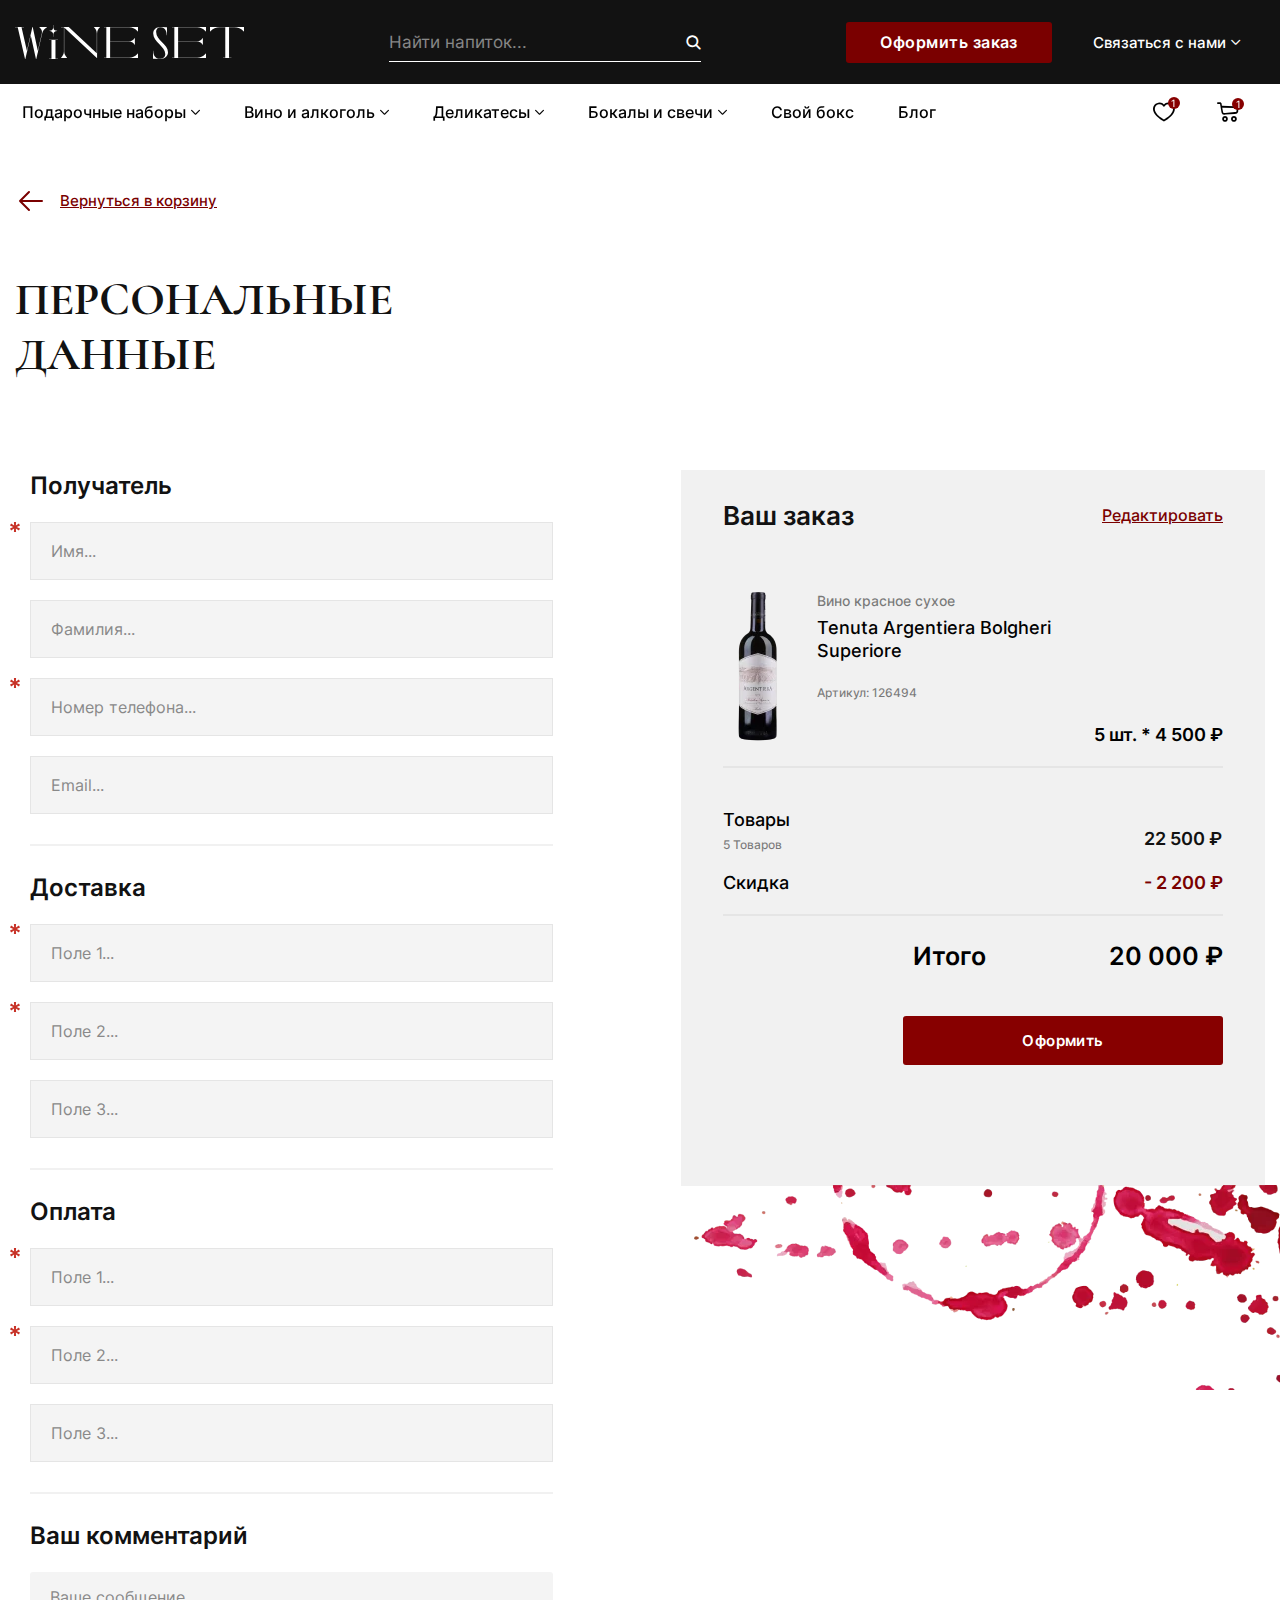
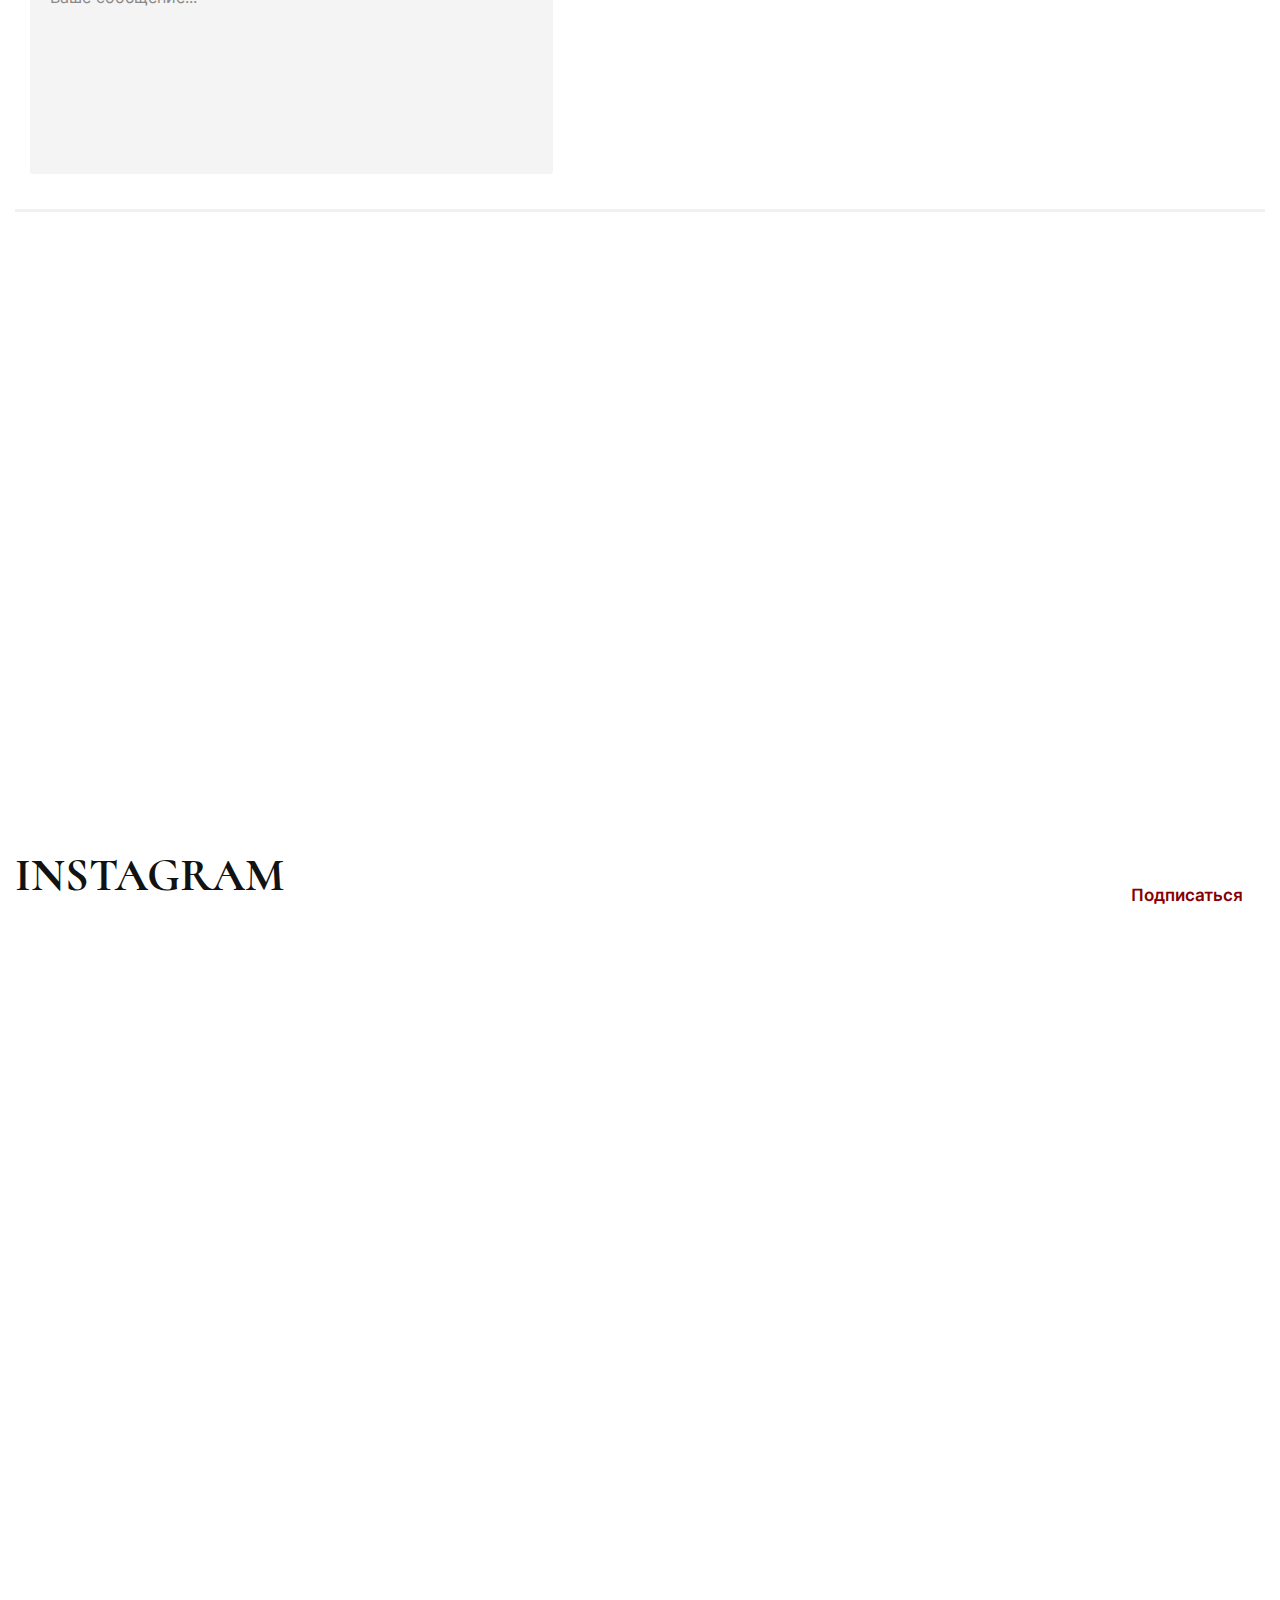
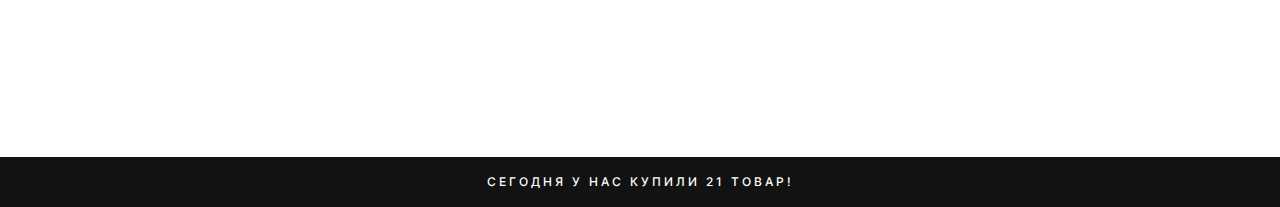
<file: personal.html>
<!DOCTYPE html><html lang="ru"><head>	<title>Wine Set - Персональные данные</title>	<meta charset="UTF-8">	<meta name="format-detection" content="telephone=no">	<link rel="stylesheet" href="https://cdnjs.cloudflare.com/ajax/libs/animate.css/4.1.1/animate.min.css?_v=20211209204612" />	<link rel="stylesheet" href="https://unpkg.com/swiper/swiper-bundle.min.css?_v=20211209204612">	<link rel="stylesheet" href="css/style.min.css?_v=20211209204612">	<link rel="shortcut icon" href="favicon.ico">	<meta name="viewport" content="width=device-width, initial-scale=1.0"></head><body>	<div id="loader" class="loader">		<picture><source srcset="img/header/logo.svg" type="image/webp"><img class="loader__image" src="img/header/logo.svg?_v=1639075572848" alt="Logo image"></picture>	</div>	<div class="wrapper">		<header class="header">  <div class="header__wrapper">    <div class="header__top-container">    <div class="header__top animate__animated animate__fadeInUp">      <div class="header__logo">        <a href="index.html"><picture><source srcset="img/header/logo.svg" type="image/webp"><img src="img/header/logo.svg?_v=1639075572848" alt="logo"></picture></a>      </div>      <div class="header__search">        <div class="search-form">          <button type="button" class="search-form__icon _icon-search"></button>          <form action="#" class="search-form__item">            <input autocomplete="off" type="text" name="form[]" placeholder="Найти напиток..."              class="search-form__input">            <button type="submit" class="search-form__btn _icon-search"></button>          </form>        </div>      </div>      <div data-da=".menu__body, 991, last" class="header__buttons">        <a class="header__btn btn" href="personal.html">Оформить заказ</a>        <div class="header__callback _icon-arrow-down">Связаться с нами</div>      </div>      <button type="button" class="icon-menu">        <span></span>        <span></span>        <span></span>      </button>    </div>    </div>    <div class="header__down-container _container">      <div class="header__down">        <div class="header__menu menu">          <nav class="menu__body">            <ul data-spollers="991.98,max" data-one-spoller class="menu__list">              <li class="menu__item">                <a href="gift.html" class="menu__link animate__animated animate__fadeIn">Подарочные наборы</a>                <button data-spoller type="button" class="menu__arrow _icon-arrow-down animate__animated animate__fadeIn"></button>                <ul class="menu__sub-list">                  <div class="menu__sub-row">                    <li class="menu__sub-item">                      <a href="#" class="menu__sub-link">C бокалами</a>                    </li>                    <li class="menu__sub-item">                      <a href="#" class="menu__sub-link">C деликатесами</a>                    </li>                  </div>                </ul>              </li>              <li class="menu__item">                <a href="wine.html" class="menu__link animate__animated animate__fadeIn">Вино и алкоголь</a>                <button data-spoller type="button" class="menu__arrow _icon-arrow-down animate__animated animate__fadeIn sl-one"></button>                <ul class="menu__sub-list">                  <div class="menu__sub-row">                    <li class="menu__sub-item">                      <a href="#" class="menu__sub-link">Вино</a>                    </li>                    <li class="menu__sub-item">                      <a href="#" class="menu__sub-link">Игристое</a>                    </li>                    <li class="menu__sub-item">                      <a href="#" class="menu__sub-link">Шампанское</a>                    </li>                  </div>                  <div class="menu__sub-row">                    <li class="menu__sub-item">                      <a href="#" class="menu__sub-link">Виски</a>                    </li>                    <li class="menu__sub-item">                      <a href="#" class="menu__sub-link">Водка</a>                    </li>                    <li class="menu__sub-item">                      <a href="#" class="menu__sub-link">Кальвадос</a>                    </li>                    <li class="menu__sub-item">                      <a href="#" class="menu__sub-link">Ром</a>                    </li>                    <li class="menu__sub-item">                      <a href="#" class="menu__sub-link">Коньяк</a>                    </li>                    <li class="menu__sub-item">                      <a href="#" class="menu__sub-link">Другие напитки</a>                    </li>                  </div>                </ul>              </li>              <li class="menu__item">                <a href="delicacies.html" class="menu__link animate__animated animate__fadeIn">Деликатесы</a>                <button data-spoller type="button" class="menu__arrow _icon-arrow-down animate__animated animate__fadeIn"></button>                <ul class="menu__sub-list">                  <div class="menu__sub-row">                    <li class="menu__sub-item">                      <a href="#" class="menu__sub-link">Оливки</a>                    </li>                    <li class="menu__sub-item">                      <a href="#" class="menu__sub-link">Сыры</a>                    </li>                    <li class="menu__sub-item">                      <a href="#" class="menu__sub-link">Колбасы</a>                    </li>                    <li class="menu__sub-item">                      <a href="#" class="menu__sub-link">Паштет</a>                    </li>                    <li class="menu__sub-item">                      <a href="#" class="menu__sub-link">Икра</a>                    </li>                    <li class="menu__sub-item">                      <a href="#" class="menu__sub-link">Орехи/снеки</a>                    </li>                    <li class="menu__sub-item">                      <a href="#" class="menu__sub-link">Шоколад</a>                    </li>                  </div>                </ul>              </li>              <li class="menu__item">                <a href="wineglass.html" class="menu__link animate__animated animate__fadeIn">Бокалы и свечи</a>                <button data-spoller type="button" class="menu__arrow _icon-arrow-down animate__animated animate__fadeIn"></button>                <ul class="menu__sub-list">                  <div class="menu__sub-row">                    <li class="menu__sub-item">                      <a href="#" class="menu__sub-link">Бокалы вино</a>                    </li>                    <li class="menu__sub-item">                      <a href="#" class="menu__sub-link">Бокалы шампанки</a>                    </li>                    <li class="menu__sub-item">                      <a href="#" class="menu__sub-link">Роксы</a>                    </li>                  </div>                  <div class="menu__sub-row">                    <li class="menu__sub-item">                      <a href="#" class="menu__sub-link">Свечи</a>                    </li>                    <li class="menu__sub-item">                      <a href="#" class="menu__sub-link">Нож сомелье</a>                    </li>                    <li class="menu__sub-item">                      <a href="#" class="menu__sub-link">Палочки для суши</a>                    </li>                    <li class="menu__sub-item">                      <a href="#" class="menu__sub-link">Нарезочная доска</a>                    </li>                  </div>                </ul>              </li>              <li class="menu__item">                <a href="box.html" class="menu__link animate__animated animate__fadeIn">Свой бокс</a>              </li>              <li class="menu__item">                <a href="blog.html" class="menu__link animate__animated animate__fadeIn">Блог</a>              </li>            </ul>          </nav>        </div>        <div data-da=".header__top, 991.98, 3" class="header__actions actions-header">          <a href="#" class="actions-header__item actions-header__item_favorites _icon-favorite animate__animated animate__fadeInDown"></a>          <div class="actions-header__item cart-header">            <a href="#" class="cart-header__icon _icon-cart animate__animated animate__fadeInDown"></a>            <div class="cart-header__body">              <ul class="cart-header__list cart-list"></ul>            </div>          </div>        </div>      </div>    </div>  </div></header>				<main class="page">			<section class="page__personal personal">				<div class="personal__container _container">					<a class="personal__back" href="cart.html">						<picture><source srcset="img/personal/arrow-red-right.svg" type="image/webp"><img src="img/personal/arrow-red-right.svg?_v=1639075572848" alt="back arrow"></picture>						<p>Вернуться в корзину</p>					</a>					<h2 class="personal__title">персональные						данные</h2>					<div class="personal__body">						<div class="personal__column-one">							<div class="personal__column-inner">								<div class="personal__column-name">Получатель</div>								<form class="pesonal__column-form" action="#">									<div class="personal__column-warning">										<input autocomplete="off" type="text" name="form[]" data-error="Ошибка" placeholder="Имя..."											class="input personal__column-input">										<picture><source srcset="img/personal/warning.svg" type="image/webp"><img src="img/personal/warning.svg?_v=1639075572848" alt="obligatory icon"></picture>									</div>									<input autocomplete="off" type="text" name="form[]" data-error="Ошибка" placeholder="Фамилия..."										class="input personal__column-input">									<div class="personal__column-warning">										<input autocomplete="off" type="tel" name="form[]" data-error="Ошибка"											placeholder="Номер телефона..." class="input personal__column-input">										<picture><source srcset="img/personal/warning.svg" type="image/webp"><img src="img/personal/warning.svg?_v=1639075572848" alt="obligatory icon"></picture>									</div>									<input autocomplete="off" type="email" name="form[]" data-error="Ошибка" placeholder="Email..."										class="input personal__column-input">								</form>							</div>							<div class="personal__column-inner">								<div class="personal__column-name">Доставка</div>								<form class="pesonal__column-form" action="#">									<div class="personal__column-warning">										<input autocomplete="off" type="text" name="form[]" data-error="Ошибка" placeholder="Поле 1..."											class="input personal__column-input">										<picture><source srcset="img/personal/warning.svg" type="image/webp"><img src="img/personal/warning.svg?_v=1639075572848" alt="obligatory icon"></picture>									</div>									<div class="personal__column-warning">										<input autocomplete="off" type="text" name="form[]" data-error="Ошибка" placeholder="Поле 2..."											class="input personal__column-input">										<picture><source srcset="img/personal/warning.svg" type="image/webp"><img src="img/personal/warning.svg?_v=1639075572848" alt="obligatory icon"></picture>									</div>									<input autocomplete="off" type="tel" name="form[]" data-error="Ошибка" placeholder="Поле 3..."										class="input personal__column-input">								</form>							</div>							<div class="personal__column-inner">								<div class="personal__column-name">Оплата</div>								<form class="pesonal__column-form" action="#">									<div class="personal__column-warning">										<input autocomplete="off" type="text" name="form[]" data-error="Ошибка" placeholder="Поле 1..."											class="input personal__column-input">										<picture><source srcset="img/personal/warning.svg" type="image/webp"><img src="img/personal/warning.svg?_v=1639075572848" alt="obligatory icon"></picture>									</div>									<div class="personal__column-warning">										<input autocomplete="off" type="text" name="form[]" data-error="Ошибка" placeholder="Поле 2..."											class="input personal__column-input">										<picture><source srcset="img/personal/warning.svg" type="image/webp"><img src="img/personal/warning.svg?_v=1639075572848" alt="obligatory icon"></picture>									</div>									<input autocomplete="off" type="tel" name="form[]" data-error="Ошибка" placeholder="Поле 3..."										class="input personal__column-input">								</form>							</div>							<div class="personal__column-inner">								<div class="personal__column-name">Ваш комментарий</div>								<form class="personal__column-form" action="#">									<textarea class="personal__colunm-area" placeholder="Ваше сообщение..."></textarea>								</form>							</div>						</div>						<div class="personal__column-two">							<div class="personal__column-order">								<div class="personal__column-section section-column">									<div class="section-column__header">										<div class="section-column__title">Ваш заказ</div>										<a class="section-column__link" href="#">Редактировать</a>									</div>									<div class="section-column__item">										<div class="section-column__info">											<div class="section-column__image"><picture><source srcset="img/personal/wine-butle.webp" type="image/webp"><img src="img/personal/wine-butle.png?_v=1639075572848" alt="wine"></picture></div>											<div class="section-column__descript">												<p>Вино красное сухое</p>												<div class="section-column__descript-name">Tenuta argentiera bolgheri superiore</div>												<span>Артикул: 126494</span>											</div>										</div>										<div class="section-column__quantity">5 шт. * 4 500 ₽</div>									</div>									<div class="section-column__item">										<div class="section-column__info">											<div class="section-column__descript">												<div class="section-column__descript-name">Товары</div>												<span class="section-column__descript-span">5 товаров</span>												<div class="section-column__descript-name">Cкидка</div>											</div>										</div>										<div class="section-column__quantity">											<p>22 500 ₽</p>											<p><span>- 2 200 ₽</span></p>										</div>									</div>									<div class="section-column__total">										<p>Итого</p>										<p>20 000 ₽</p>									</div>									<button class="callback__button personal__btn">Оформить</button>								</div>							</div>						</div>					</div>				</div>				<div class="personal__decor">					<picture><source srcset="img/cart-decor.webp" type="image/webp"><img src="img/cart-decor.png?_v=1639075572848" alt="decor wine"></picture>				</div>			</section>		</main>		<footer class="footer">  <div class="footer__decor" parallaxed>    <picture><source srcset="img/footer/foooter-wine.webp" type="image/webp"><img src="img/footer/foooter-wine.png?_v=1639075572848" alt="footer decor"></picture>  </div>  <div class="footer__container _container">    <div class="footer__body wow animate__animated animate__fadeInUp" data-wow-duration="1s" data-wow-delay="0s">      <div class="footer-box">        <picture><source srcset="img/footer/222.webp" type="image/webp"><img class="insert__image" src="img/footer/222.jpg?_v=1639075572848" alt="Insert box here"></picture>        <div class="footer-text">          <h4 class="insert__monogram">Sammelier Choise</h4>          <h3 class="footer-main">Не уверены в выборе? <br> Мы готовы помочь!</h3>          <a class="footer__banner-link" href="#">ЗАКАЗАТЬ КОНСУЛЬТАЦИЮ</a>        </div>      </div>    </div>    <div class="footer__top">      <h2 class="footer__title title">Instagram</h2>      <a class="footer__link btn-link" href="#">Подписаться</a>    </div>    <div class="footer__image wow animate__animated animate__fadeInUp" data-wow-duration="1s" data-wow-delay="0s">      <picture><source srcset="img/footer/01.webp" type="image/webp"><img src="img/footer/01.jpg?_v=1639075572848" alt="photo"></picture>      <picture><source srcset="img/footer/02.webp" type="image/webp"><img src="img/footer/02.jpg?_v=1639075572848" alt="photo"></picture>      <picture><source srcset="img/footer/03.webp" type="image/webp"><img src="img/footer/03.jpg?_v=1639075572848" alt="photo"></picture>      <picture><source srcset="img/footer/04.webp" type="image/webp"><img src="img/footer/04.jpg?_v=1639075572848" alt="photo"></picture>    </div>  </div>  <div class="footer__bottom wow animate__animated animate__fadeInUp" data-wow-duration="1s" data-wow-delay="0s">    <div class="footer__container _container">      <div class="footer__inner">        <div class="footer__logo">          <picture><source srcset="img/header/logo.svg" type="image/webp"><img src="img/header/logo.svg?_v=1639075572848" alt="footer logo"></picture>        </div>        <div class="footer__column">          <a class="footer__links" href="gift.html">Подарочные наборы</a>          <a class="footer__links" href="wine.html">Вино и алкоголь</a>          <a class="footer__links" href="delicacies.html">Деликатесы</a>          <a class="footer__links" href="wineglass.html">Бокалы и свечи</a>        </div>        <div class="footer__column">          <a class="footer__links" href="#">Политика приватности</a>          <a class="footer__links" href="#">Пользовательское соглашение</a>        </div>        <div class="footer__contacts">          <a class="footer__phone _icon-phone" href="tel:1235123123">1235123123, 15121231231</a>          <div class="footer__location _icon-location">Москва, проспект Василия Порика, 13​</div>          <div class="footer__social">            <a href="#"><picture><source srcset="img/footer/facebook.svg" type="image/webp"><img src="img/footer/facebook.svg?_v=1639075572848" alt="facebook icon"></picture></a>            <a href="#"><picture><source srcset="img/footer/telegram.svg" type="image/webp"><img src="img/footer/telegram.svg?_v=1639075572848" alt="telegram icon"></picture></a>            <a href="#"><picture><source srcset="img/footer/instagram.svg" type="image/webp"><img src="img/footer/instagram.svg?_v=1639075572848" alt="instagram icon"></picture></a>          </div>          <button class="footer__btn callback__button">Связаться с нами</button>        </div>      </div>    </div>  </div>  <div class="footer__label">Cегодня у нас купили 21 товар!</div></footer>	</div>	<div class="popup popup_contact">	<div class="popup_contact__container _container">		<div class="popup_contact-body">			<div class="popup_contact-header">				<span>Контакты</span>				<div class="popup__close">					<picture><source srcset="img/icons/popup-contacts/close.svg" type="image/webp"><img src="img/icons/popup-contacts/close.svg?_v=1639075572848" alt="close icon"></picture>				</div>			</div>			<div class="popup_contact-item item-contact">				<div class="item-contact__adress">					<span>Адрес:</span> г. Москва, ул. Нарвская, 1а, к.2				</div>				<div class="item-contact__phone">					<span>Телефон: </span><a href="tel:79197860276">+79197860276, +79689481268</a>				</div>				<div class="item-contact__mail">					<span>Email: </span><a href="mailto:zakaz@wineset.ru">zakaz@wineset.ru</a>				</div>			</div>			<div class="popup_contact-map map">				<div class="map__body">					<div style="width: 100%"><iframe width="100%" height="177px" frameborder="0" scrolling="no" marginheight="0"							marginwidth="0"							src="https://maps.google.com/maps?width=100%25&amp;height=571&amp;hl=ru&amp;q=1422%201st%20St.Napa,%20CA%2094559+(White%20Rock%20Restaurant)&amp;t=&amp;z=16&amp;ie=UTF8&amp;iwloc=B&amp;output=embed"><a								href="https://www.gps.ie/">gps vehicle tracker</a></iframe></div>				</div>			</div>			<div class="popup_contact-social social-contact">				<div class="social-contact__link">					<a href="#"><picture><source srcset="img/icons/popup-contacts/insta.svg" type="image/webp"><img src="img/icons/popup-contacts/insta.svg?_v=1639075572848" alt="instagram icon"></picture></a>					<a href="#"><picture><source srcset="img/icons/popup-contacts/teleg.svg" type="image/webp"><img src="img/icons/popup-contacts/teleg.svg?_v=1639075572848" alt="telegram icon"></picture></a>					<a href="#"><picture><source srcset="img/icons/popup-contacts/face.svg" type="image/webp"><img src="img/icons/popup-contacts/face.svg?_v=1639075572848" alt="facebook icon"></picture></a>				</div>			</div>			<div class="popup_contact-button">				<button type="submit" class="popup_contact-btn btn">Узнать больше</button>			</div>		</div>	</div></div><div class="popup cart--popup">	<div class="popup_contact-body cart--popup__body">		<div class="popup_contact-header cart--popup__header">			<span>Ваша корзина</span>			<div class="popup__close">				<picture><source srcset="img/icons/popup-contacts/close.svg" type="image/webp"><img src="img/icons/popup-contacts/close.svg?_v=1639075572848" alt="close icon"></picture>			</div>		</div>		<div class="cart--popup__wrapper">			<div class="cart--popup__products">			</div>			<div class="cart--popup__footer">				<div class="cart--popup__footer-inner">					<div class="cart--popup__footer-title">Итого</div>					<div class="cart--popup__footer-price">4 500 р					</div>				</div>			</div>			<div class="cart--popup__footer-info">Важная и не очень информация по поводу доставки</div>			<div class="popup_contact-button">				<button onclick="location.href='cart.html'" type="button" class="popup_contact-btn cart--popup__btn">Оформить заказ</button>			</div>		</div>	</div></div><div class="popup like--popup">	<div class="popup_contact-body like--popup__body">		<div class="popup_contact-header like--popup__header">			<span>Ваш список желаний</span>			<div class="popup__close">				<picture><source srcset="img/icons/popup-contacts/close.svg" type="image/webp"><img src="img/icons/popup-contacts/close.svg?_v=1639075572848" alt="close icon"></picture>			</div>		</div>		<div class="like--popup__wrapper">			<div class="like--popup__products">				<div class="like-list__inner">					<div class="like-list__body">						<a href="product.html" class="like-list__image"><picture><source srcset="img/wine-bottle.webp" type="image/webp"><img src="img/wine-bottle.png?_v=1639075572848" alt="wime image"></picture>						</a>						<div class="like-list__wrapper">							<div class="like-list__sub-title">Вино красное сухое</div>							<a href="product.html" class="like-list__title">Tenuta argentiera bolgheri								superiore</a>						</div>					</div>					<a href="#" class="like-list__delete">						<picture><source srcset="img/icons/popup-contacts/close-black.svg" type="image/webp"><img src="img/icons/popup-contacts/close-black.svg?_v=1639075572848" alt="close icon"></picture></a>				</div>			</div>			<div class="like--popup__products">				<div class="like-list__inner">					<div class="like-list__body">						<a href="product.html" class="like-list__image"><picture><source srcset="img/wine-bottle.webp" type="image/webp"><img src="img/wine-bottle.png?_v=1639075572848" alt="wime image"></picture>						</a>						<div class="like-list__wrapper">							<div class="like-list__sub-title">Вино красное сухое</div>							<a href="product.html" class="like-list__title">Tenuta argentiera bolgheri								superiore</a>						</div>					</div>					<a href="#" class="like-list__delete">						<picture><source srcset="img/icons/popup-contacts/close-black.svg" type="image/webp"><img src="img/icons/popup-contacts/close-black.svg?_v=1639075572848" alt="close icon"></picture></a>				</div>			</div>			<div class="like--popup__products">				<div class="like-list__inner">					<div class="like-list__body">						<a href="product.html" class="like-list__image"><picture><source srcset="img/wine-bottle.webp" type="image/webp"><img src="img/wine-bottle.png?_v=1639075572848" alt="wime image"></picture>						</a>						<div class="like-list__wrapper">							<div class="like-list__sub-title">Вино красное сухое</div>							<a href="product.html" class="like-list__title">Tenuta argentiera bolgheri								superiore</a>						</div>					</div>					<a href="#" class="like-list__delete">						<picture><source srcset="img/icons/popup-contacts/close-black.svg" type="image/webp"><img src="img/icons/popup-contacts/close-black.svg?_v=1639075572848" alt="close icon"></picture></a>				</div>			</div>			<div class="popup_contact-button">				<button onclick="location.href='cart.html'" type="button" class="popup_contact-btn cart--popup__btn">Оформить заказ</button>			</div>		</div>	</div></div><div class="popup popup__in-cart">	<div class="popup__in-cart--header">		<span>Добавлено в корзину</span>		<div class="popup__close">			<picture><source srcset="img/icons/popup-contacts/close.svg" type="image/webp"><img src="img/icons/popup-contacts/close.svg?_v=1639075572848" alt="close icon"></picture>		</div>	</div>	<div class="popup__in-cart--body">		<div class="popup__in-cart--text">			Товар <span>Sauvignon blanc marlborough sun</span>			успешно добавлен в список покупок		</div>		<div class="popup__in-cart--buttons">			<button type="submit" class="popup__in-cart--btn">В корзину</button>			<button onclick="location.href='cart.html'" type="button" class="popup__in-cart--order">Оформить заказ</button>		</div>	</div></div><div class="popup popup__comment">	<div class="popup__comment-body">		<div class="popup__comment-title">Добавить отзыв</div>		<input class="popup__comment-input input _req" autocomplete="off" type="text" name="form[]" data-error="Ошибка"			placeholder="Введите своe имя...">		<div class="popup__comment-rating">			<div class="form__item">				<div data-ajax="true" class="rating rating_set">					<div class="rating__body">						<div class="rating__active"></div>						<div class="rating__items _req">							<input type="radio" class="rating__item" value="1" name="rating">							<input type="radio" class="rating__item" value="2" name="rating">							<input type="radio" class="rating__item" value="3" name="rating">							<input type="radio" class="rating__item" value="4" name="rating">							<input type="radio" class="rating__item" value="5" name="rating">						</div>					</div>					<div class="rating__value"></div>				</div>			</div>		</div>		<textarea class="popup__comment-area _req" placeholder="Ваш комментарий..."></textarea>		<button type="submit" class="popup__comment-btn">Отправить</button>	</div></div>	<script src="js/vendors.min.js?_v=20211209204612"></script><script src="js/app.min.js?_v=20211209204612"></script></body></html>
</file>
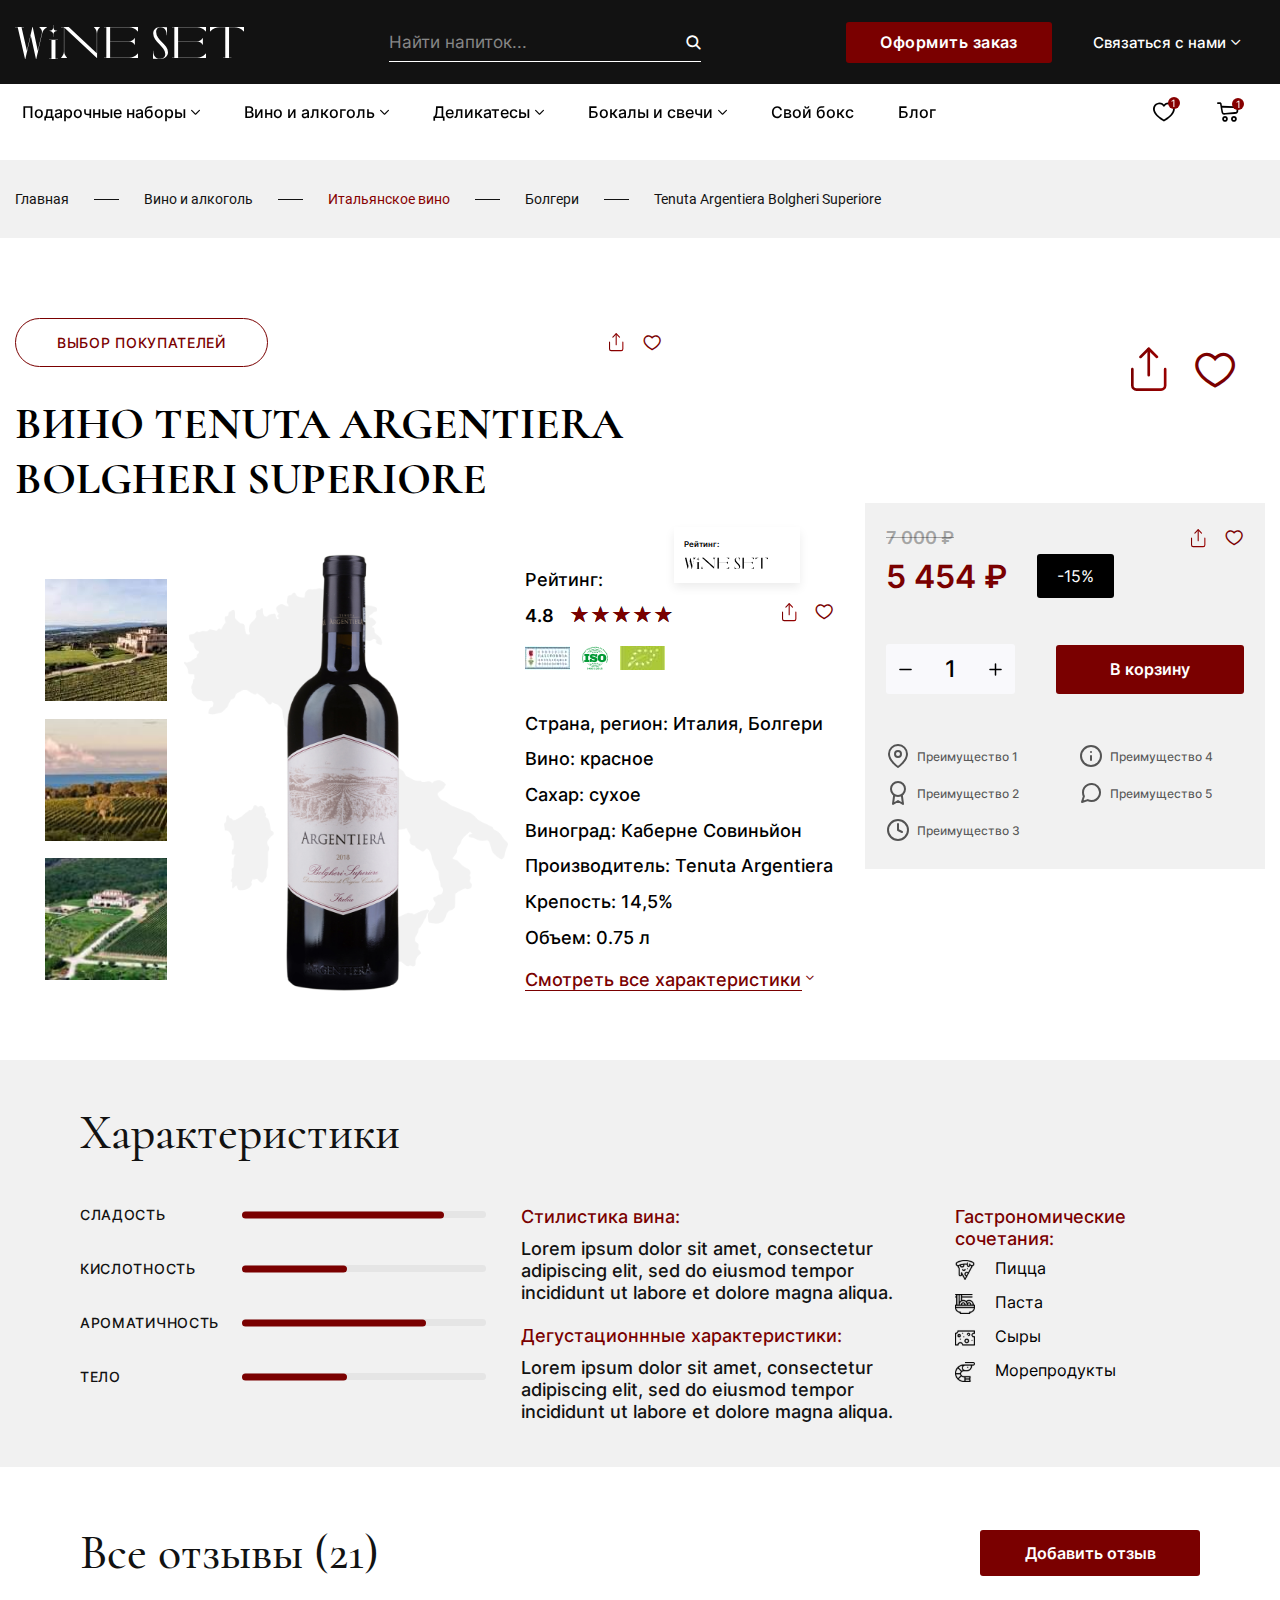
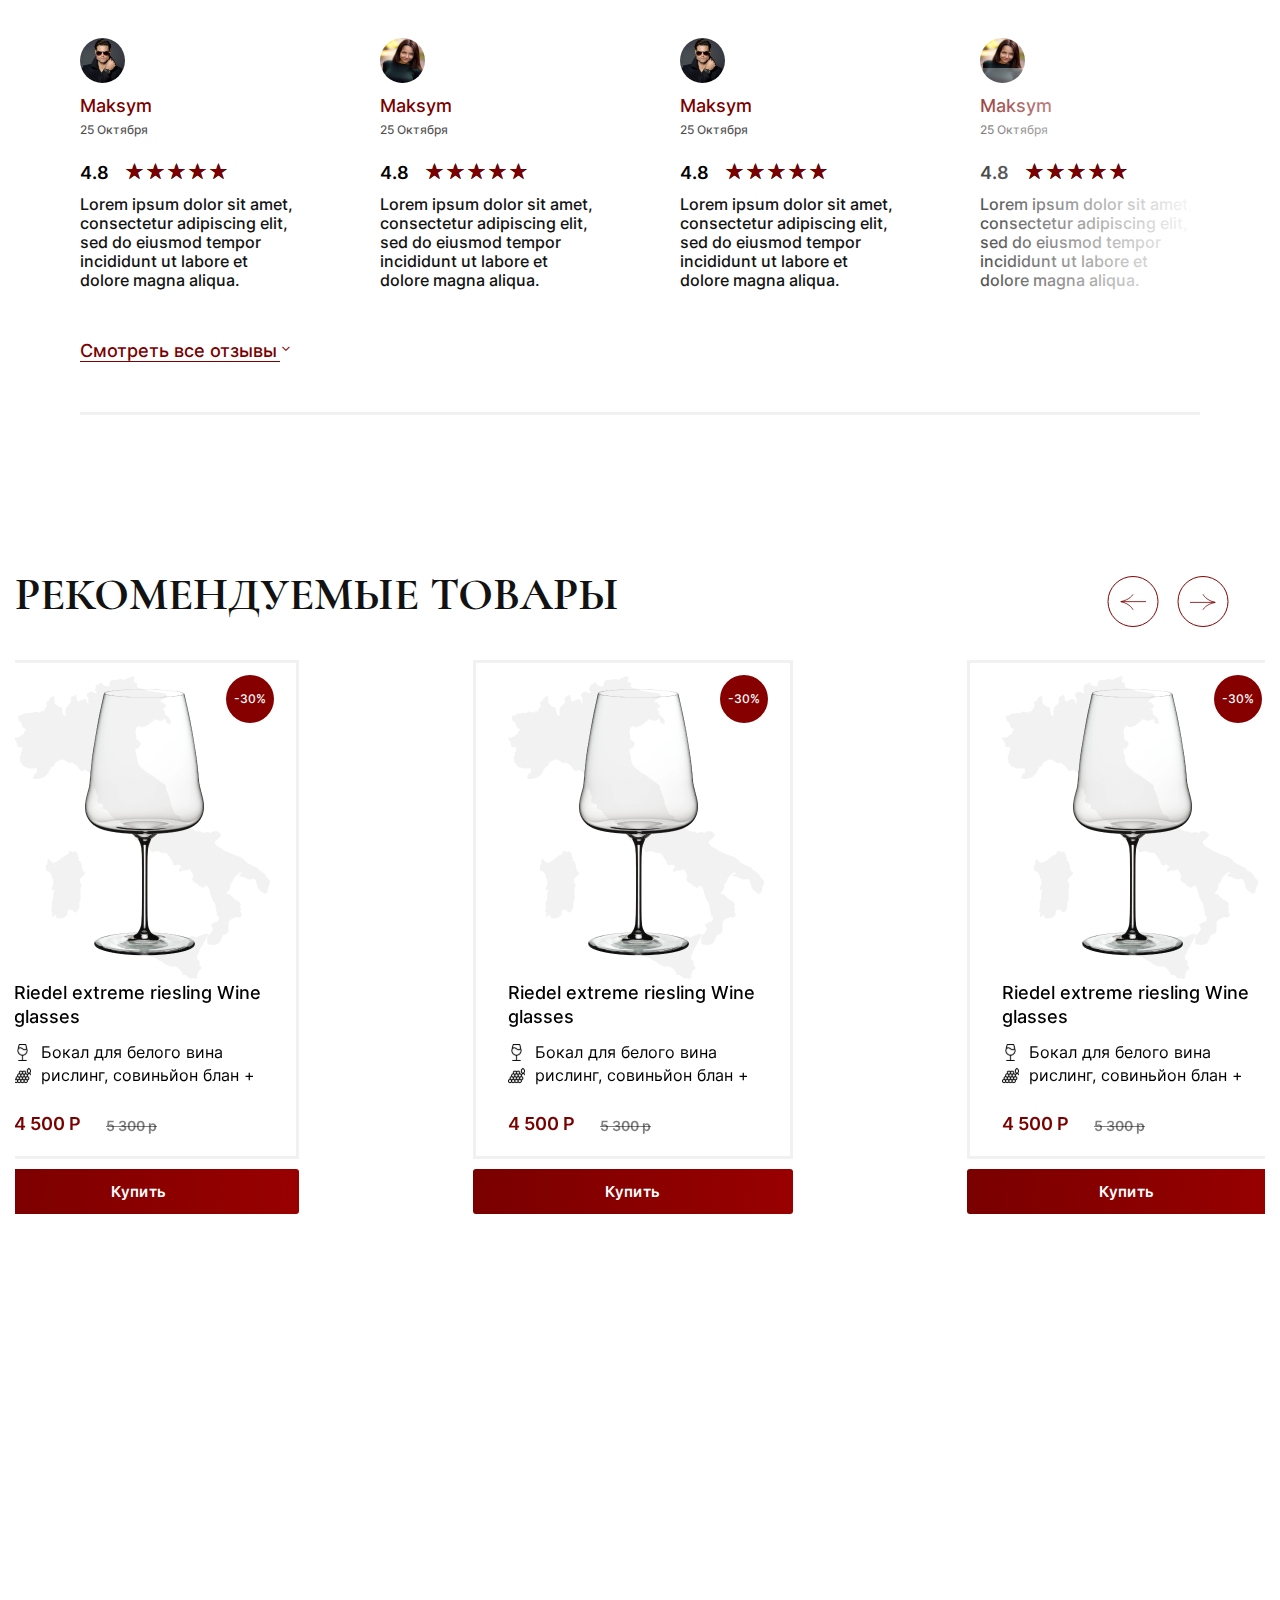
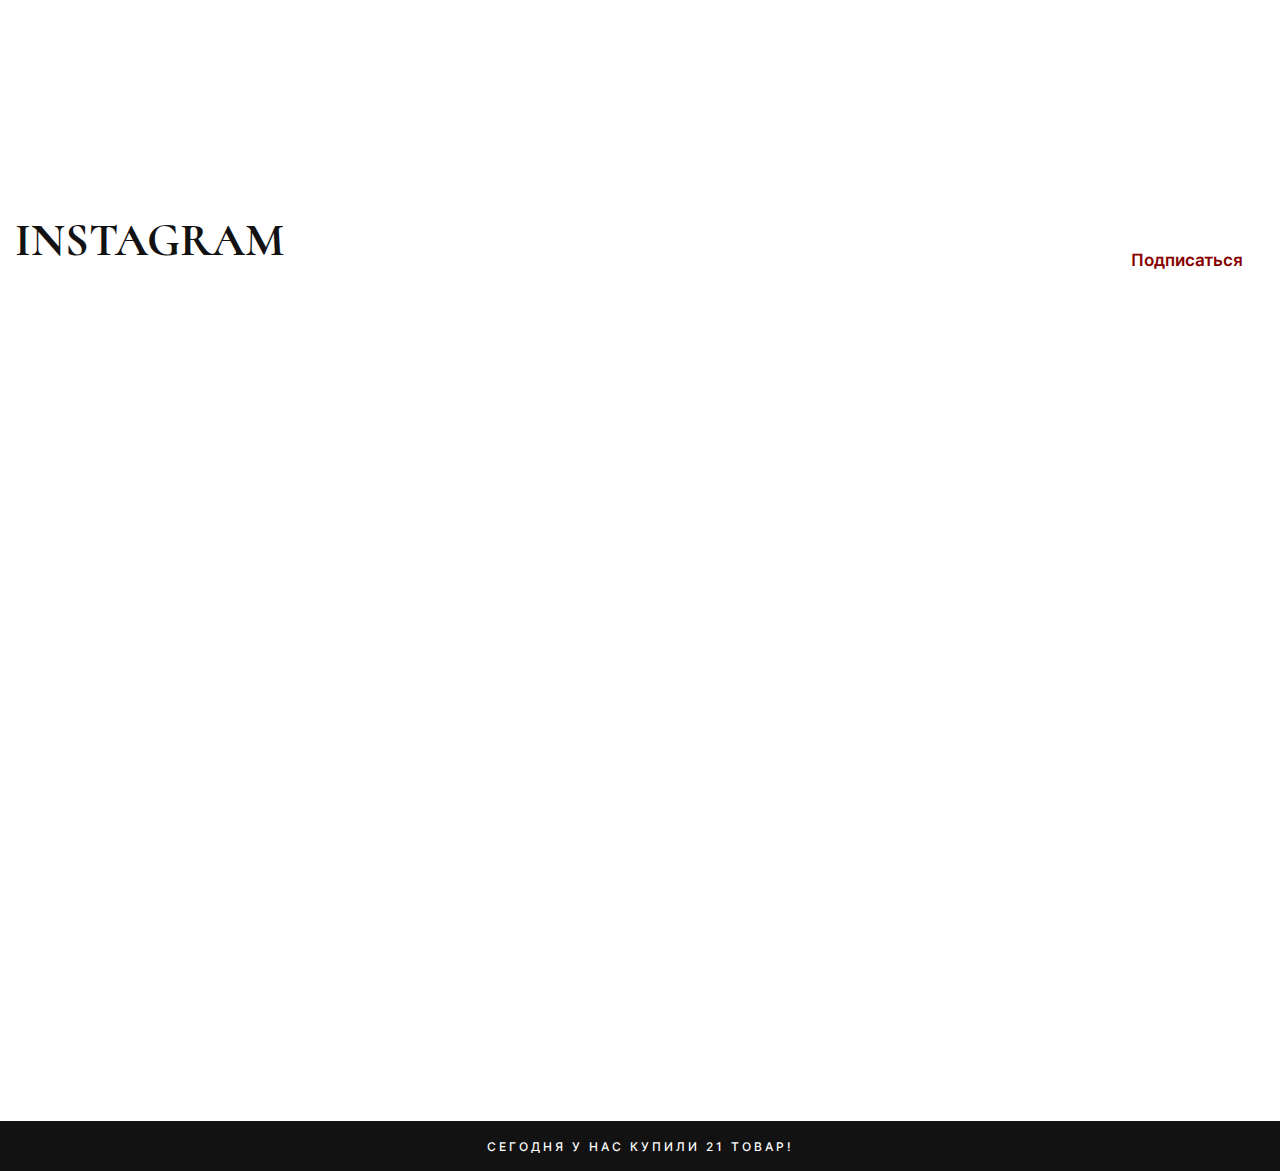
<file: product.html>
<!DOCTYPE html>
<html lang="ru">
<head>
	<title>Wine Set - Продукт</title>
	<meta charset="UTF-8">
	<meta name="format-detection" content="telephone=no">
	<link rel="stylesheet" href="https://cdnjs.cloudflare.com/ajax/libs/animate.css/4.1.1/animate.min.css" />
	<link rel="stylesheet" href="https://unpkg.com/swiper/swiper-bundle.min.css">
	<link rel="stylesheet" href="css/style.min.css">
	<link rel="shortcut icon" href="favicon.ico">
	<meta name="viewport" content="width=device-width, initial-scale=1.0">
</head>

<body>

	<div id="loader" class="loader">
		<img class="loader__image" src="img/header/logo.svg" alt="Logo image">
	</div>

	<div class="wrapper">

		<header class="header">
  <div class="header__wrapper">
    <div class="header__top-container">
    <div class="header__top animate__animated animate__fadeInUp">
      <div class="header__logo">
        <a href="index.html"><img src="img/header/logo.svg" alt="logo"></a>
      </div>
      <div class="header__search">
        <div class="search-form">
          <button type="button" class="search-form__icon _icon-search"></button>
          <form action="#" class="search-form__item">
            <input autocomplete="off" type="text" name="form[]" placeholder="Найти напиток..."
              class="search-form__input">
            <button type="submit" class="search-form__btn _icon-search"></button>
          </form>
        </div>
      </div>
      <div data-da=".menu__body, 991, last" class="header__buttons">
        <a class="header__btn btn" href="personal.html">Оформить заказ</a>
        <div class="header__callback _icon-arrow-down">Связаться с нами</div>
      </div>
      <button type="button" class="icon-menu">
        <span></span>
        <span></span>
        <span></span>
      </button>
    </div>
    </div>
    <div class="header__down-container _container">
      <div class="header__down">
        <div class="header__menu menu">
          <nav class="menu__body">
            <ul data-spollers="991.98,max" data-one-spoller class="menu__list">
              <li class="menu__item">
                <a href="gift.html" class="menu__link animate__animated animate__fadeIn">Подарочные наборы</a>
                <button data-spoller type="button" class="menu__arrow _icon-arrow-down animate__animated animate__fadeIn"></button>
                <ul class="menu__sub-list">
                  <div class="menu__sub-row">
                    <li class="menu__sub-item">
                      <a href="#" class="menu__sub-link">C бокалами</a>
                    </li>
                    <li class="menu__sub-item">
                      <a href="#" class="menu__sub-link">C деликатесами</a>
                    </li>
                  </div>
                </ul>
              </li>
              <li class="menu__item">
                <a href="wine.html" class="menu__link animate__animated animate__fadeIn">Вино и алкоголь</a>
                <button data-spoller type="button" class="menu__arrow _icon-arrow-down animate__animated animate__fadeIn sl-one"></button>
                <ul class="menu__sub-list">
                  <div class="menu__sub-row">
                    <li class="menu__sub-item">
                      <a href="#" class="menu__sub-link">Вино</a>
                    </li>
                    <li class="menu__sub-item">
                      <a href="#" class="menu__sub-link">Игристое</a>
                    </li>
                    <li class="menu__sub-item">
                      <a href="#" class="menu__sub-link">Шампанское</a>
                    </li>
                  </div>
                  <div class="menu__sub-row">
                    <li class="menu__sub-item">
                      <a href="#" class="menu__sub-link">Виски</a>
                    </li>
                    <li class="menu__sub-item">
                      <a href="#" class="menu__sub-link">Водка</a>
                    </li>
                    <li class="menu__sub-item">
                      <a href="#" class="menu__sub-link">Кальвадос</a>
                    </li>
                    <li class="menu__sub-item">
                      <a href="#" class="menu__sub-link">Ром</a>
                    </li>
                    <li class="menu__sub-item">
                      <a href="#" class="menu__sub-link">Коньяк</a>
                    </li>
                    <li class="menu__sub-item">
                      <a href="#" class="menu__sub-link">Другие напитки</a>
                    </li>
                  </div>
                </ul>
              </li>
              <li class="menu__item">
                <a href="delicacies.html" class="menu__link animate__animated animate__fadeIn">Деликатесы</a>
                <button data-spoller type="button" class="menu__arrow _icon-arrow-down animate__animated animate__fadeIn"></button>
                <ul class="menu__sub-list">
                  <div class="menu__sub-row">
                    <li class="menu__sub-item">
                      <a href="#" class="menu__sub-link">Оливки</a>
                    </li>
                    <li class="menu__sub-item">
                      <a href="#" class="menu__sub-link">Сыры</a>
                    </li>
                    <li class="menu__sub-item">
                      <a href="#" class="menu__sub-link">Колбасы</a>
                    </li>
                    <li class="menu__sub-item">
                      <a href="#" class="menu__sub-link">Паштет</a>
                    </li>
                    <li class="menu__sub-item">
                      <a href="#" class="menu__sub-link">Икра</a>
                    </li>
                    <li class="menu__sub-item">
                      <a href="#" class="menu__sub-link">Орехи/снеки</a>
                    </li>
                    <li class="menu__sub-item">
                      <a href="#" class="menu__sub-link">Шоколад</a>
                    </li>
                  </div>
                </ul>
              </li>
              <li class="menu__item">
                <a href="wineglass.html" class="menu__link animate__animated animate__fadeIn">Бокалы и свечи</a>
                <button data-spoller type="button" class="menu__arrow _icon-arrow-down animate__animated animate__fadeIn"></button>
                <ul class="menu__sub-list">
                  <div class="menu__sub-row">
                    <li class="menu__sub-item">
                      <a href="#" class="menu__sub-link">Бокалы вино</a>
                    </li>
                    <li class="menu__sub-item">
                      <a href="#" class="menu__sub-link">Бокалы шампанки</a>
                    </li>
                    <li class="menu__sub-item">
                      <a href="#" class="menu__sub-link">Роксы</a>
                    </li>
                  </div>
                  <div class="menu__sub-row">
                    <li class="menu__sub-item">
                      <a href="#" class="menu__sub-link">Свечи</a>
                    </li>
                    <li class="menu__sub-item">
                      <a href="#" class="menu__sub-link">Нож сомелье</a>
                    </li>
                    <li class="menu__sub-item">
                      <a href="#" class="menu__sub-link">Палочки для суши</a>
                    </li>
                    <li class="menu__sub-item">
                      <a href="#" class="menu__sub-link">Нарезочная доска</a>
                    </li>
                  </div>
                </ul>
              </li>
              <li class="menu__item">
                <a href="box.html" class="menu__link animate__animated animate__fadeIn">Свой бокс</a>
              </li>
              <li class="menu__item">
                <a href="blog.html" class="menu__link animate__animated animate__fadeIn">Блог</a>
              </li>
            </ul>
          </nav>
        </div>
        <div data-da=".header__top, 991.98, 3" class="header__actions actions-header">
          <a href="#" class="actions-header__item actions-header__item_favorites _icon-favorite animate__animated animate__fadeInDown"></a>
          <div class="actions-header__item cart-header">
            <a href="#" class="cart-header__icon _icon-cart animate__animated animate__fadeInDown"></a>
            <div class="cart-header__body">
              <ul class="cart-header__list cart-list"></ul>
            </div>
          </div>
        </div>
      </div>
    </div>
  </div>
</header>

		<main class="page">

			<nav aria-label="page__breadcrumb">
				<div class="breadcrumb__container">
					<div class="_container">
						<ul class="breadcrumb wow animate__animated animate__fadeIn" data-wow-duration="2s" data-wow-delay="1.5s">
							<a class="breadcrumb-link" href="index.html">
								<li class="breadcrumb-item">Главная</li>
							</a>
							<a class="breadcrumb-link" href="wine.html">
								<li class="breadcrumb-item">Вино и алкоголь</li>
							</a>
							<a class="breadcrumb-link" href="#">
								<li class="breadcrumb-item active">Итальянское вино</li>
							</a>
							<a class="breadcrumb-link" href="#">
								<li class="breadcrumb-item">Болгери</li>
							</a>
							<a class="breadcrumb-link" href="#">
								<li class="breadcrumb-item">Tenuta Argentiera Bolgheri Superiore</li>
							</a>
						</ul>
					</div>
				</div>
			</nav>

			<section class="page__production production">
				<div class="production__bg">
					<img src="img/production/wine-bg.png" alt="wine decor">
				</div>
				<div class="production__container _container">
					<div class="production__body">
						<div class="production__box">
							<div class="production__top">
								<div class="production__label">ВЫБОР ПОКУПАТЕЛЕЙ</div>
								<div class="production__icons production__icons-mod  _icon-favorite">
									<img src="img/share.svg" alt="share icon">
								</div>
							</div>
							<h2 class="production__title">Вино Tenuta Argentiera Bolgheri Superiore</h2>
							<div class="production__item">
								<div data-da=".production__cart, 1230, last" class="production__picture">
									<img src="img/production/01.jpg" alt="image">
									<img src="img/production/02.jpg" alt="image">
									<img src="img/production/03.jpg" alt="image">
								</div>
								<div class="production__image">
									<img src="img/production/main-product.png" alt="product image">
								</div>
								<div class="production__wrapper">
									<div class="production__wineset">
										<p>Рейтинг:</p>
										<img src="img/production/logo.png" alt="wineset">
									</div>
									<p class="production__subtitle">Рейтинг:</p>
									<div class="production__rating">
										<div class="form__item">
											<div data-ajax="true" class="rating rating_set">
												<div class="rating__body">
													<div class="rating__active"></div>
													<div class="rating__items">
														<input type="radio" class="rating__item" value="1" name="rating">
														<input type="radio" class="rating__item" value="2" name="rating">
														<input type="radio" class="rating__item" value="3" name="rating">
														<input type="radio" class="rating__item" value="4" name="rating">
														<input type="radio" class="rating__item" value="5" name="rating">
													</div>
												</div>
												<div class="rating__value">4.8</div>
											</div>
										</div>
										<div class="production__icons _icon-favorite">
											<img src="img/share.svg" alt="share icon">
										</div>
									</div>
									<div class="production__card">
										<img src="img/production/card-1.jpg" alt="partners">
										<img src="img/production/card-2.png" alt="partners">
										<img src="img/production/card-3.jpg" alt="partners">
									</div>
									<div class="production__descript">
										<p class="production__text">Страна, регион: Италия, Болгери</p>
										<p class="production__text">Вино: красное</p>
										<p class="production__text">Сахар: сухое</p>
										<p class="production__text">Виноград: Каберне Совиньйон</p>
										<p class="production__text">Производитель: Tenuta Argentiera</p>
										<p class="production__text">Крепость: 14,5%</p>
										<p class="production__text">Объем: 0.75 л</p>
									</div>
									<a class="production__link _icon-arrow-down" href="#">Смотреть все характеристики</a>
								</div>
							</div>
						</div>
						<div class="production__cart">
							<div class="production__icons production__icons-mody _icon-favorite">
								<img src="img/share.svg" alt="share icon">
							</div>
							<div class="production__cart-body">
								<div class="production__cart-old">
									<p>7 000 ₽</p>
									<div class="production__icons _icon-favorite">
										<img src="img/share.svg" alt="share icon">
									</div>
								</div>
								<div class="production__cart-new">
									<p>5 454 ₽</p>
									<span class="production__cart-discont">-15%</span>
								</div>
								<div class="production__cart-quantity">
									<div class="quantity">
										<button class="quantity__button quantity__button_minus" type="button"></button>
										<div class="quantity__input">
											<input autocomplete="off" type="text" name="form[]" value="1">
										</div>
										<button class="quantity__button quantity__button_plus" type="button"></button>
									</div>
									<button type="button" class="production__cart-btn">В корзину</button>
								</div>
								<div class="production__cart-benefits">
									<div class="production__cart-column">
										<p class="production__cart-text"><span><img src="img/production/icon-1.svg"
													alt="icon benefits"></span>Преимущество 1</p>
										<p class="production__cart-text"><span><img src="img/production/icon-2.svg"
													alt="icon benefits"></span>Преимущество 2</p>
										<p class="production__cart-text"><span><img src="img/production/icon-3.svg"
													alt="icon benefits"></span>Преимущество 3</p>
									</div>
									<div class="production__cart-column">
										<p class="production__cart-text"><span><img src="img/production/icon-4.svg"
													alt="icon benefits"></span>Преимущество 4</p>
										<p class="production__cart-text"><span><img src="img/production/icon-5.svg"
													alt="icon benefits"></span>Преимущество 5</p>
									</div>
								</div>
							</div>
						</div>
					</div>
				</div>
			</section>

			<div class="specifications">
				<div class="specifications__container">
					<div class="specifications__title">Характеристики</div>
					<div class="specifications__body">
						<div class="specifications__column">
							<div class="specifications__spec">СЛАДОСТЬ<span class="span_1"></span></div>
							<div class="specifications__spec">КИСЛОТНОСТЬ<span class="span_2"></span></div>
							<div class="specifications__spec">АРОМАТИЧНОСТЬ<span class="span_3"></span></div>
							<div class="specifications__spec">ТЕЛО<span class="span_4"></span></div>
						</div>
						<div class="specifications__column">
							<div class="specifications__subtitle">Стилистика вина:</div>
							<p class="specifications__text">Lorem ipsum dolor sit amet, consectetur adipiscing elit, sed do eiusmod
								tempor incididunt ut labore et dolore magna aliqua. </p>
							<div class="specifications__subtitle">Дегустационнные характеристики:</div>
							<p class="specifications__text">Lorem ipsum dolor sit amet, consectetur adipiscing elit, sed do eiusmod
								tempor incididunt ut labore et dolore magna aliqua. </p>
						</div>
						<div class="specifications__column column-mod">
							<div class="specifications__subtitle">Гастрономические сочетания:</div>
							<div class="specifications__bonus">
								<img src="img/production/icon-6.svg" alt="bonus">
								<span>Пицца</span>
							</div>
							<div class="specifications__bonus">
								<img src="img/production/icon-7.svg" alt="bonus">
								<span>Паста</span>
							</div>
							<div class="specifications__bonus">
								<img src="img/production/icon-8.svg" alt="bonus">
								<span>Сыры</span>
							</div>
							<div class="specifications__bonus">
								<img src="img/production/icon-9.svg" alt="bonus">
								<span>Морепродукты</span>
							</div>
						</div>
					</div>
				</div>
			</div>

			<div class="reviews">
				<div class="reviews__container">
					<div class="reviews__top">
						<div class="reviews__title">Все отзывы (21)</div>
						<button type="submit" class="reviews__btn">Добавить отзыв</button>
					</div>
				</div>
				<div class="reviews__body">
					<div class="reviews__item">
						<div class="reviews__avatar">
							<img src="img/production/avatar.jpg" alt="avatar">
						</div>
						<div class="reviews__name">Maksym</div>
						<div class="reviews__date">25 Октября</div>
						<div class="form__item">
							<div data-ajax="true" class="rating rating_set">
								<div class="rating__body">
									<div class="rating__active"></div>
									<div class="rating__items">
										<input type="radio" class="rating__item" value="1" name="rating">
										<input type="radio" class="rating__item" value="2" name="rating">
										<input type="radio" class="rating__item" value="3" name="rating">
										<input type="radio" class="rating__item" value="4" name="rating">
										<input type="radio" class="rating__item" value="5" name="rating">
									</div>
								</div>
								<div class="rating__value">4.8</div>
							</div>
						</div>
						<div class="reviews__text">Lorem ipsum dolor sit amet, consectetur adipiscing elit, sed do eiusmod tempor
							incididunt ut labore et dolore magna aliqua.</div>
					</div>
					<div class="reviews__item">
						<div class="reviews__avatar">
							<img src="img/production/avatar-2.jpg" alt="avatar">
						</div>
						<div class="reviews__name">Maksym</div>
						<div class="reviews__date">25 Октября</div>
						<div class="form__item">
							<div data-ajax="true" class="rating rating_set">
								<div class="rating__body">
									<div class="rating__active"></div>
									<div class="rating__items">
										<input type="radio" class="rating__item" value="1" name="rating">
										<input type="radio" class="rating__item" value="2" name="rating">
										<input type="radio" class="rating__item" value="3" name="rating">
										<input type="radio" class="rating__item" value="4" name="rating">
										<input type="radio" class="rating__item" value="5" name="rating">
									</div>
								</div>
								<div class="rating__value">4.8</div>
							</div>
						</div>
						<div class="reviews__text">Lorem ipsum dolor sit amet, consectetur adipiscing elit, sed do eiusmod tempor
							incididunt ut labore et dolore magna aliqua.</div>
					</div>
					<div class="reviews__item">
						<div class="reviews__avatar">
							<img src="img/production/avatar.jpg" alt="avatar">
						</div>
						<div class="reviews__name">Maksym</div>
						<div class="reviews__date">25 Октября</div>
						<div class="form__item">
							<div data-ajax="true" class="rating rating_set">
								<div class="rating__body">
									<div class="rating__active"></div>
									<div class="rating__items">
										<input type="radio" class="rating__item" value="1" name="rating">
										<input type="radio" class="rating__item" value="2" name="rating">
										<input type="radio" class="rating__item" value="3" name="rating">
										<input type="radio" class="rating__item" value="4" name="rating">
										<input type="radio" class="rating__item" value="5" name="rating">
									</div>
								</div>
								<div class="rating__value">4.8</div>
							</div>
						</div>
						<div class="reviews__text">Lorem ipsum dolor sit amet, consectetur adipiscing elit, sed do eiusmod tempor
							incididunt ut labore et dolore magna aliqua.</div>
					</div>
					<div class="reviews__item">
						<div class="reviews__avatar">
							<img src="img/production/avatar-2.jpg" alt="avatar">
						</div>
						<div class="reviews__name">Maksym</div>
						<div class="reviews__date">25 Октября</div>
						<div class="form__item">
							<div data-ajax="true" class="rating rating_set">
								<div class="rating__body">
									<div class="rating__active"></div>
									<div class="rating__items">
										<input type="radio" class="rating__item" value="1" name="rating">
										<input type="radio" class="rating__item" value="2" name="rating">
										<input type="radio" class="rating__item" value="3" name="rating">
										<input type="radio" class="rating__item" value="4" name="rating">
										<input type="radio" class="rating__item" value="5" name="rating">
									</div>
								</div>
								<div class="rating__value">4.8</div>
							</div>
						</div>
						<div class="reviews__text">Lorem ipsum dolor sit amet, consectetur adipiscing elit, sed do eiusmod tempor
							incididunt ut labore et dolore magna aliqua.</div>
					</div>
				</div>
				<a class="reviews__link _icon-arrow-down" href="#">Смотреть все отзывы</a>
				<div class="reviews__container">
					<div class="reviews__container-line"></div>
				</div>
			</div>

			<div class="page__slider-recomed recomed-slider">
				<div class="recomed-slider__container _container">
					<h2 class="recomed-slider__title title">Рекомендуемые товары</h2>
					<div class="recomed-slider__slider">
						<div class="recomed-slider__controls controls">
							<div class="controls-arrow slider-arrow">
								<button class="slider-arrow slider-arrow_prevv" type="button"></button>
								<button class="slider-arrow slider-arrow_nextt" type="button"></button>
							</div>
						</div>
						<div class="recomed-slider__body _swiper">
							<div class="product-box">
								<a href="#" class="product-box__slide">
									<div class="product-box__image">
										<img src="img/1.png" alt="product image">
									</div>
									<div class="product-box__label">-30%</div>
									<div class="product-box__name">Riedel extreme riesling
										<span>Wine glasses</span>
									</div>
									<div class="product-box__info">
										<img src="img/recomend-slider/wine-icon.svg" alt="wine-icon">
										<div class="product-box__descr">Бокал для белого вина</div>
									</div>
									<div class="product-box__info">
										<img src="img/recomend-slider/grape-icon.svg" alt="grape-icon">
										<div class="product-box__descr">рислинг, совиньйон блан +</div>
									</div>
									<div class="product-box__price">
										<div class="product-box__price-new">4 500 р</div>
										<div class="product-box__price-old">5 300 р</div>
									</div>
								</a>
								<button class="product-box__buttom">Купить</button>
							</div>
							<div class="product-box">
								<a href="#" class="product-box__slide">
									<div class="product-box__image">
										<img src="img/1.png" alt="product image">
									</div>
									<div class="product-box__label">-30%</div>
									<div class="product-box__name">Riedel extreme riesling
										<span>Wine glasses</span>
									</div>
									<div class="product-box__info">
										<img src="img/recomend-slider/wine-icon.svg" alt="wine-icon">
										<div class="product-box__descr">Бокал для белого вина</div>
									</div>
									<div class="product-box__info">
										<img src="img/recomend-slider/grape-icon.svg" alt="grape-icon">
										<div class="product-box__descr">рислинг, совиньйон блан +</div>
									</div>
									<div class="product-box__price">
										<div class="product-box__price-new">4 500 р</div>
										<div class="product-box__price-old">5 300 р</div>
									</div>
								</a>
								<button class="product-box__buttom">Купить</button>
							</div>
							<div class="product-box">
								<a href="#" class="product-box__slide">
									<div class="product-box__image">
										<img src="img/1.png" alt="product image">
									</div>
									<div class="product-box__label">-30%</div>
									<div class="product-box__name">Riedel extreme riesling
										<span>Wine glasses</span>
									</div>
									<div class="product-box__info">
										<img src="img/recomend-slider/wine-icon.svg" alt="wine-icon">
										<div class="product-box__descr">Бокал для белого вина</div>
									</div>
									<div class="product-box__info">
										<img src="img/recomend-slider/grape-icon.svg" alt="grape-icon">
										<div class="product-box__descr">рислинг, совиньйон блан +</div>
									</div>
									<div class="product-box__price">
										<div class="product-box__price-new">4 500 р</div>
										<div class="product-box__price-old">5 300 р</div>
									</div>
								</a>
								<button class="product-box__buttom">Купить</button>
							</div>
							<div class="product-box">
								<a href="#" class="product-box__slide">
									<div class="product-box__image">
										<img src="img/1.png" alt="product image">
									</div>
									<div class="product-box__label">-30%</div>
									<div class="product-box__name">Riedel extreme riesling
										<span>Wine glasses</span>
									</div>
									<div class="product-box__info">
										<img src="img/recomend-slider/wine-icon.svg" alt="wine-icon">
										<div class="product-box__descr">Бокал для белого вина</div>
									</div>
									<div class="product-box__info">
										<img src="img/recomend-slider/grape-icon.svg" alt="grape-icon">
										<div class="product-box__descr">рислинг, совиньйон блан +</div>
									</div>
									<div class="product-box__price">
										<div class="product-box__price-new">4 500 р</div>
										<div class="product-box__price-old">5 300 р</div>
									</div>
								</a>
								<button class="product-box__buttom">Купить</button>
							</div>
						</div>
					</div>
				</div>
			</div>

		</main>

		<footer class="footer">
  <div class="footer__decor" parallaxed>
    <img src="img/footer/foooter-wine.png" alt="footer decor">
  </div>
  <div class="footer__container _container">
    <div class="footer__body wow animate__animated animate__fadeInUp" data-wow-duration="1s" data-wow-delay="0s">
      <div class="footer-box">
        <img class="insert__image" src="img/footer/222.jpg" alt="Insert box here">
        <div class="footer-text">
          <h4 class="insert__monogram">Sammelier Choise</h4>
          <h3 class="footer-main">Не уверены в выборе? <br> Мы готовы помочь!</h3>
          <a class="footer__banner-link" href="#">ЗАКАЗАТЬ КОНСУЛЬТАЦИЮ</a>
        </div>
      </div>
    </div>
    <div class="footer__top">
      <h2 class="footer__title title">Instagram</h2>
      <a class="footer__link btn-link" href="#">Подписаться</a>
    </div>
    <div class="footer__image wow animate__animated animate__fadeInUp" data-wow-duration="1s" data-wow-delay="0s">
      <img src="img/footer/01.jpg" alt="photo">
      <img src="img/footer/02.jpg" alt="photo">
      <img src="img/footer/03.jpg" alt="photo">
      <img src="img/footer/04.jpg" alt="photo">
    </div>
  </div>
  <div class="footer__bottom wow animate__animated animate__fadeInUp" data-wow-duration="1s" data-wow-delay="0s">
    <div class="footer__container _container">
      <div class="footer__inner">
        <div class="footer__logo">
          <img src="img/header/logo.svg" alt="footer logo">
        </div>
        <div class="footer__column">
          <a class="footer__links" href="gift.html">Подарочные наборы</a>
          <a class="footer__links" href="wine.html">Вино и алкоголь</a>
          <a class="footer__links" href="delicacies.html">Деликатесы</a>
          <a class="footer__links" href="wineglass.html">Бокалы и свечи</a>
        </div>
        <div class="footer__column">
          <a class="footer__links" href="#">Политика приватности</a>
          <a class="footer__links" href="#">Пользовательское соглашение</a>
        </div>
        <div class="footer__contacts">
          <a class="footer__phone _icon-phone" href="tel:1235123123">1235123123, 15121231231</a>
          <div class="footer__location _icon-location">Москва, проспект Василия Порика, 13​</div>
          <div class="footer__social">
            <a href="#"><img src="img/footer/facebook.svg" alt="facebook icon"></a>
            <a href="#"><img src="img/footer/telegram.svg" alt="telegram icon"></a>
            <a href="#"><img src="img/footer/instagram.svg" alt="instagram icon"></a>
          </div>
          <button class="footer__btn callback__button">Связаться с нами</button>
        </div>
      </div>
    </div>
  </div>
  <div class="footer__label">Cегодня у нас купили 21 товар!</div>
</footer>
	</div>
	<div class="popup popup_contact">
	<div class="popup_contact__container _container">
		<div class="popup_contact-body">
			<div class="popup_contact-header">
				<span>Контакты</span>
				<div class="popup__close">
					<img src="img/icons/popup-contacts/close.svg" alt="close icon">
				</div>
			</div>
			<div class="popup_contact-item item-contact">
				<div class="item-contact__adress">
					<span>Адрес:</span> г. Москва, ул. Нарвская, 1а, к.2
				</div>
				<div class="item-contact__phone">
					<span>Телефон: </span><a href="tel:79197860276">+79197860276, +79689481268</a>
				</div>
				<div class="item-contact__mail">
					<span>Email: </span><a href="mailto:zakaz@wineset.ru">zakaz@wineset.ru</a>
				</div>
			</div>
			<div class="popup_contact-map map">
				<div class="map__body">
					<div style="width: 100%"><iframe width="100%" height="177px" frameborder="0" scrolling="no" marginheight="0"
							marginwidth="0"
							src="https://maps.google.com/maps?width=100%25&amp;height=571&amp;hl=ru&amp;q=1422%201st%20St.Napa,%20CA%2094559+(White%20Rock%20Restaurant)&amp;t=&amp;z=16&amp;ie=UTF8&amp;iwloc=B&amp;output=embed"><a
								href="https://www.gps.ie/">gps vehicle tracker</a></iframe></div>
				</div>
			</div>
			<div class="popup_contact-social social-contact">
				<div class="social-contact__link">
					<a href="#"><img src="img/icons/popup-contacts/insta.svg" alt="instagram icon"></a>
					<a href="#"><img src="img/icons/popup-contacts/teleg.svg" alt="telegram icon"></a>
					<a href="#"><img src="img/icons/popup-contacts/face.svg" alt="facebook icon"></a>
				</div>
			</div>
			<div class="popup_contact-button">
				<button type="submit" class="popup_contact-btn btn">Узнать больше</button>
			</div>
		</div>
	</div>
</div>

<div class="popup cart--popup">
	<div class="popup_contact-body cart--popup__body">
		<div class="popup_contact-header cart--popup__header">
			<span>Ваша корзина</span>
			<div class="popup__close">
				<img src="img/icons/popup-contacts/close.svg" alt="close icon">
			</div>
		</div>
		<div class="cart--popup__wrapper">
			<div class="cart--popup__products">
			</div>
			<div class="cart--popup__footer">
				<div class="cart--popup__footer-inner">
					<div class="cart--popup__footer-title">Итого</div>
					<div class="cart--popup__footer-price">4 500 р
					</div>
				</div>
			</div>
			<div class="cart--popup__footer-info">Важная и не очень информация по поводу доставки</div>
			<div class="popup_contact-button">
				<button onclick="location.href='cart.html'" type="button" class="popup_contact-btn cart--popup__btn">Оформить заказ</button>
			</div>
		</div>
	</div>
</div>

<div class="popup like--popup">
	<div class="popup_contact-body like--popup__body">
		<div class="popup_contact-header like--popup__header">
			<span>Ваш список желаний</span>
			<div class="popup__close">
				<img src="img/icons/popup-contacts/close.svg" alt="close icon">
			</div>
		</div>
		<div class="like--popup__wrapper">
			<div class="like--popup__products">
				<div class="like-list__inner">
					<div class="like-list__body">
						<a href="product.html" class="like-list__image"><img src="img/wine-bottle.png" alt="wime image">
						</a>
						<div class="like-list__wrapper">
							<div class="like-list__sub-title">Вино красное сухое</div>
							<a href="product.html" class="like-list__title">Tenuta argentiera bolgheri
								superiore</a>
						</div>
					</div>
					<a href="#" class="like-list__delete">
						<img src="img/icons/popup-contacts/close-black.svg" alt="close icon"></a>
				</div>
			</div>
			<div class="like--popup__products">
				<div class="like-list__inner">
					<div class="like-list__body">
						<a href="product.html" class="like-list__image"><img src="img/wine-bottle.png" alt="wime image">
						</a>
						<div class="like-list__wrapper">
							<div class="like-list__sub-title">Вино красное сухое</div>
							<a href="product.html" class="like-list__title">Tenuta argentiera bolgheri
								superiore</a>
						</div>
					</div>
					<a href="#" class="like-list__delete">
						<img src="img/icons/popup-contacts/close-black.svg" alt="close icon"></a>
				</div>
			</div>
			<div class="like--popup__products">
				<div class="like-list__inner">
					<div class="like-list__body">
						<a href="product.html" class="like-list__image"><img src="img/wine-bottle.png" alt="wime image">
						</a>
						<div class="like-list__wrapper">
							<div class="like-list__sub-title">Вино красное сухое</div>
							<a href="product.html" class="like-list__title">Tenuta argentiera bolgheri
								superiore</a>
						</div>
					</div>
					<a href="#" class="like-list__delete">
						<img src="img/icons/popup-contacts/close-black.svg" alt="close icon"></a>
				</div>
			</div>
			<div class="popup_contact-button">
				<button onclick="location.href='cart.html'" type="button" class="popup_contact-btn cart--popup__btn">Оформить заказ</button>
			</div>
		</div>
	</div>
</div>

<div class="popup popup__in-cart">
	<div class="popup__in-cart--header">
		<span>Добавлено в корзину</span>
		<div class="popup__close">
			<img src="img/icons/popup-contacts/close.svg" alt="close icon">
		</div>
	</div>
	<div class="popup__in-cart--body">
		<div class="popup__in-cart--text">
			Товар <span>Sauvignon blanc marlborough sun</span>
			успешно добавлен в список покупок
		</div>
		<div class="popup__in-cart--buttons">
			<button type="submit" class="popup__in-cart--btn">В корзину</button>
			<button onclick="location.href='cart.html'" type="button" class="popup__in-cart--order">Оформить заказ</button>
		</div>
	</div>
</div>

<div class="popup popup__comment">
	<div class="popup__comment-body">
		<div class="popup__comment-title">Добавить отзыв</div>
		<input class="popup__comment-input input _req" autocomplete="off" type="text" name="form[]" data-error="Ошибка"
			placeholder="Введите своe имя...">
		<div class="popup__comment-rating">
			<div class="form__item">
				<div data-ajax="true" class="rating rating_set">
					<div class="rating__body">
						<div class="rating__active"></div>
						<div class="rating__items _req">
							<input type="radio" class="rating__item" value="1" name="rating">
							<input type="radio" class="rating__item" value="2" name="rating">
							<input type="radio" class="rating__item" value="3" name="rating">
							<input type="radio" class="rating__item" value="4" name="rating">
							<input type="radio" class="rating__item" value="5" name="rating">
						</div>
					</div>
					<div class="rating__value"></div>
				</div>
			</div>
		</div>
		<textarea class="popup__comment-area _req" placeholder="Ваш комментарий..."></textarea>
		<button type="submit" class="popup__comment-btn">Отправить</button>
	</div>
</div>
	<script src="js/vendors.min.js"></script>
<script src="js/app.min.js"></script>

</body>

</html>
</file>
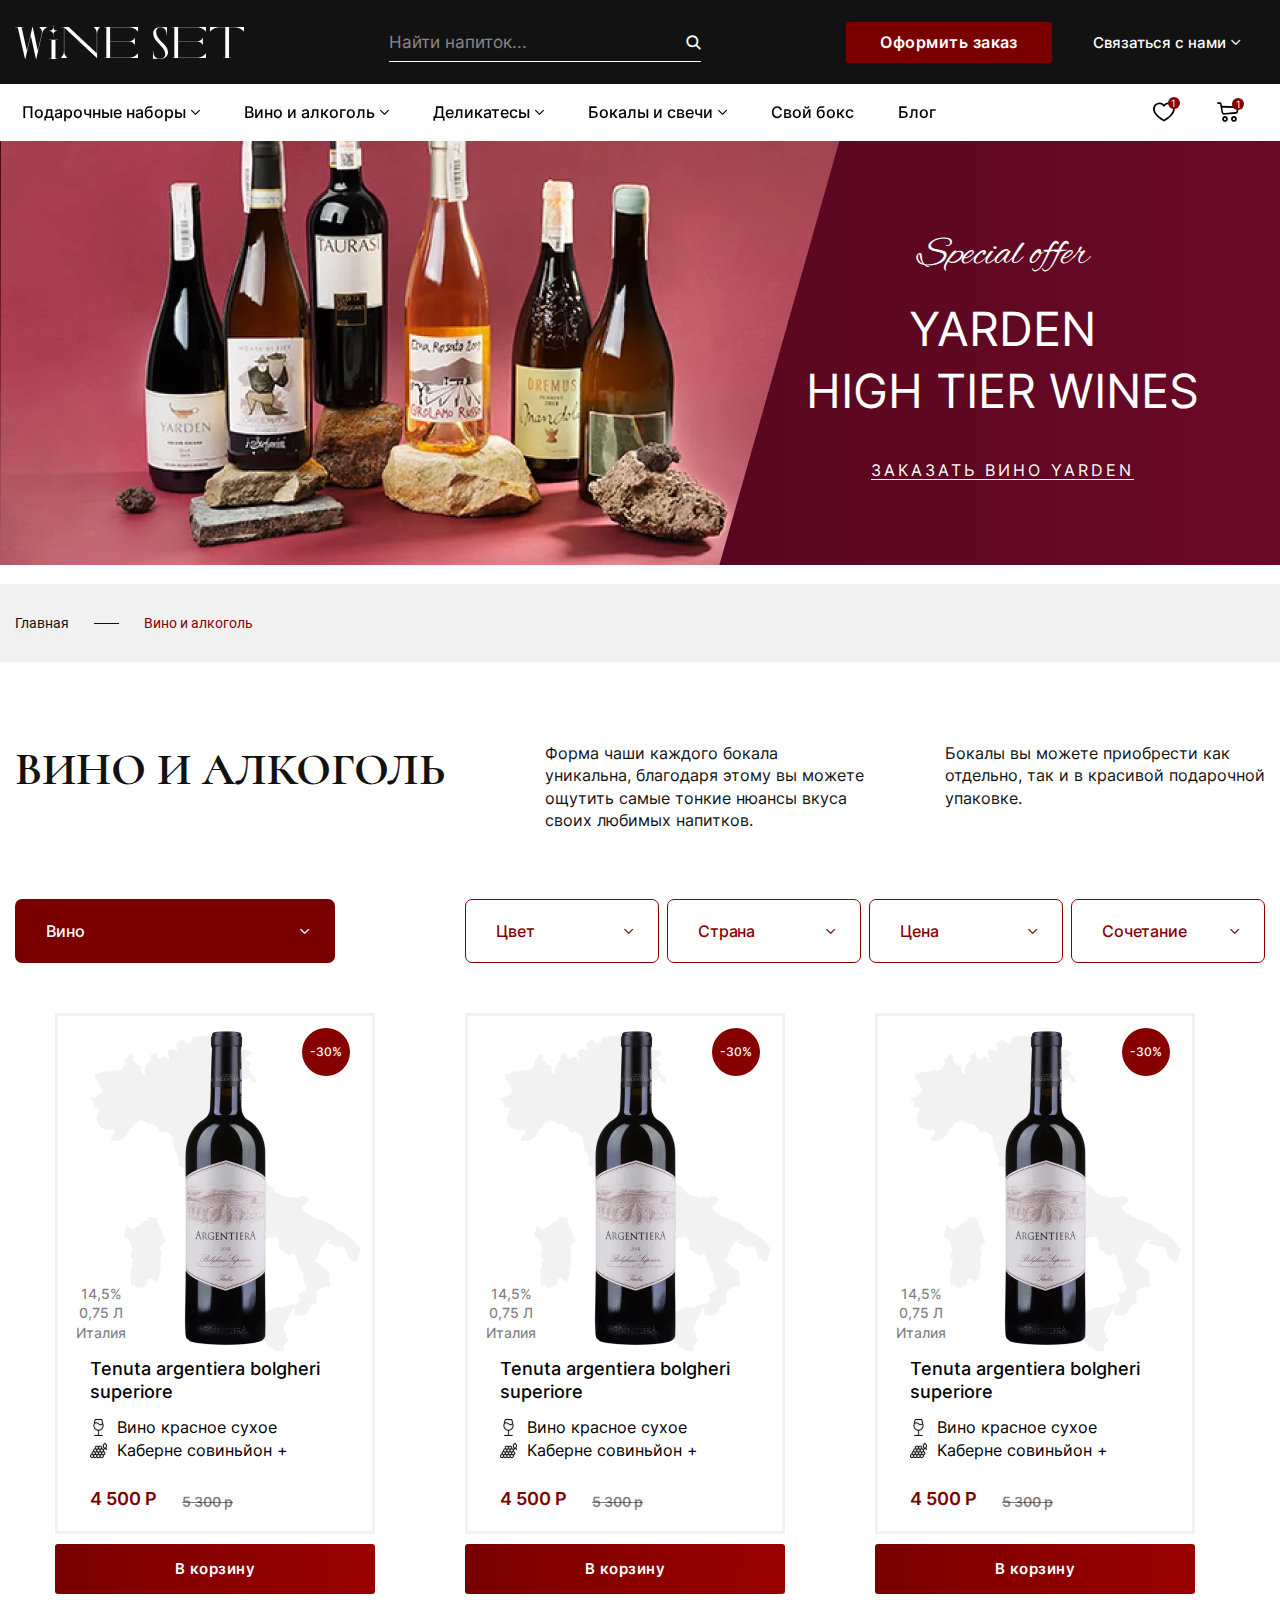
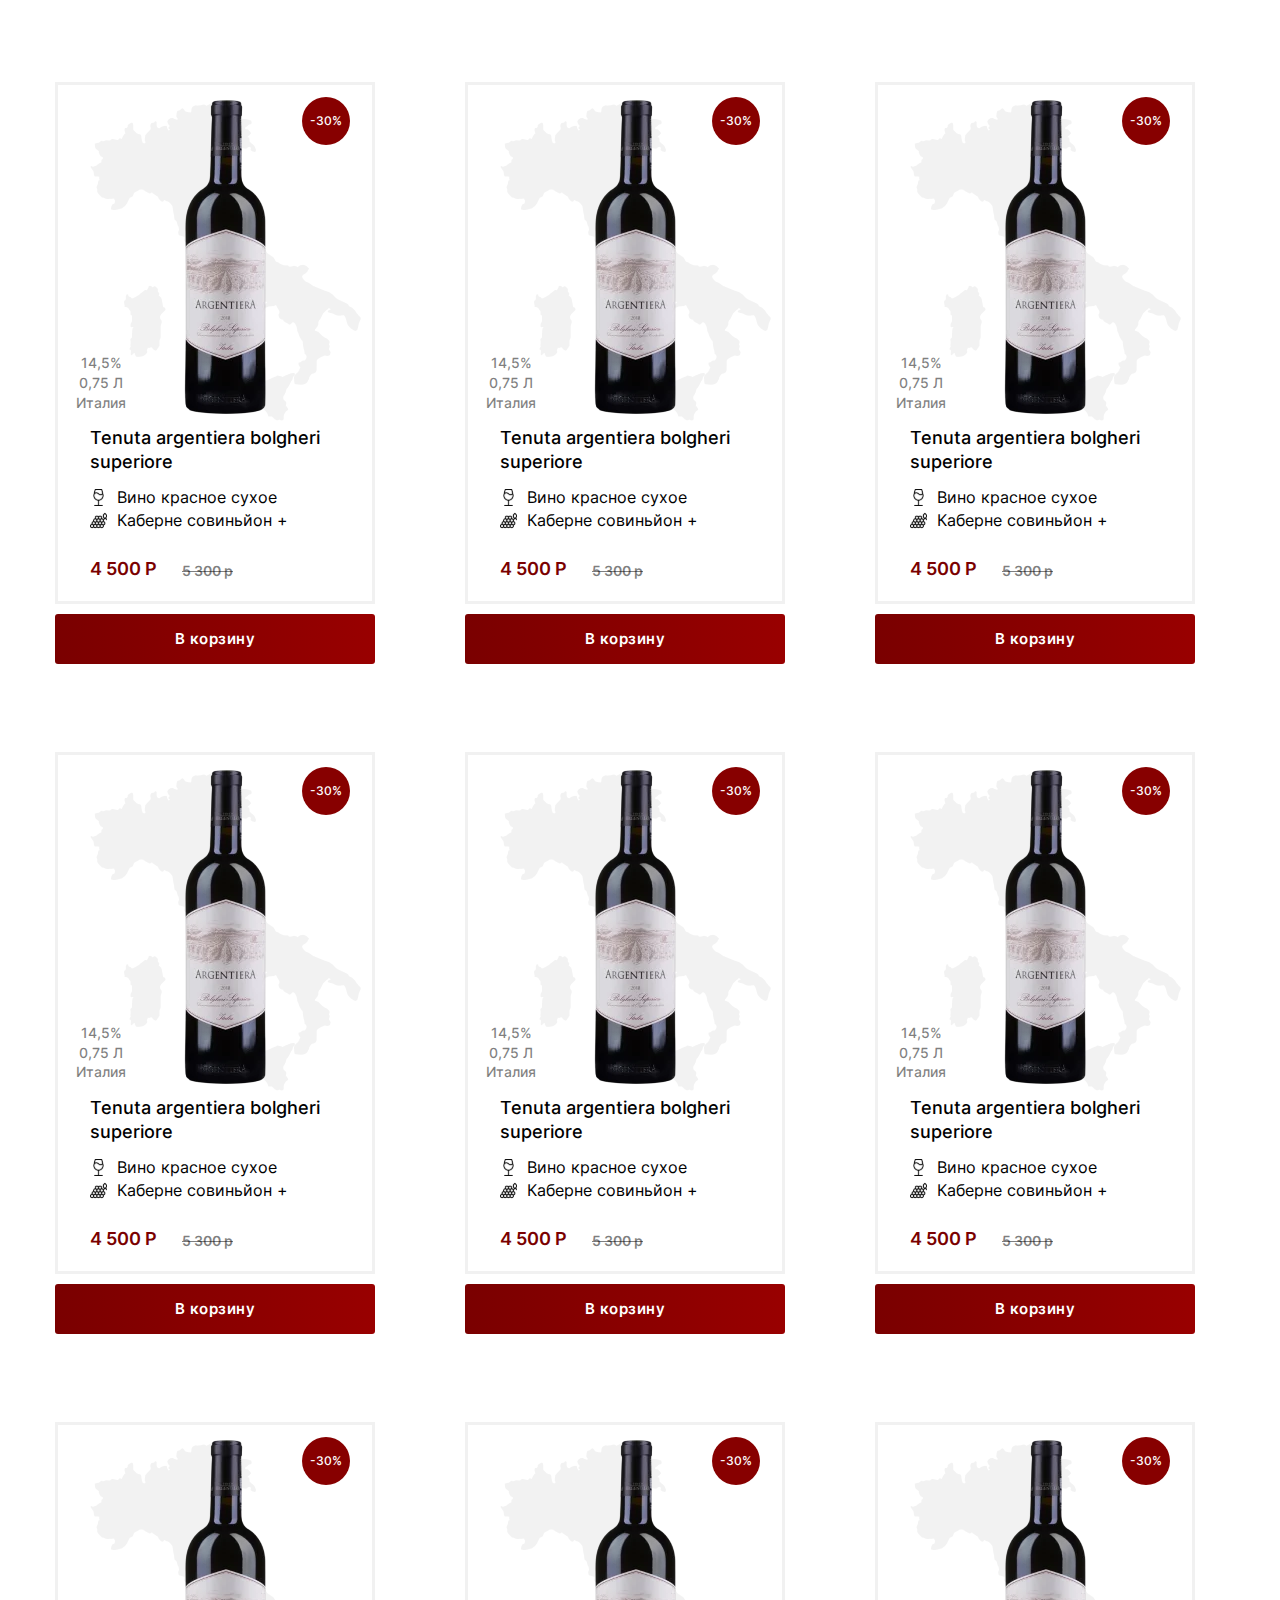
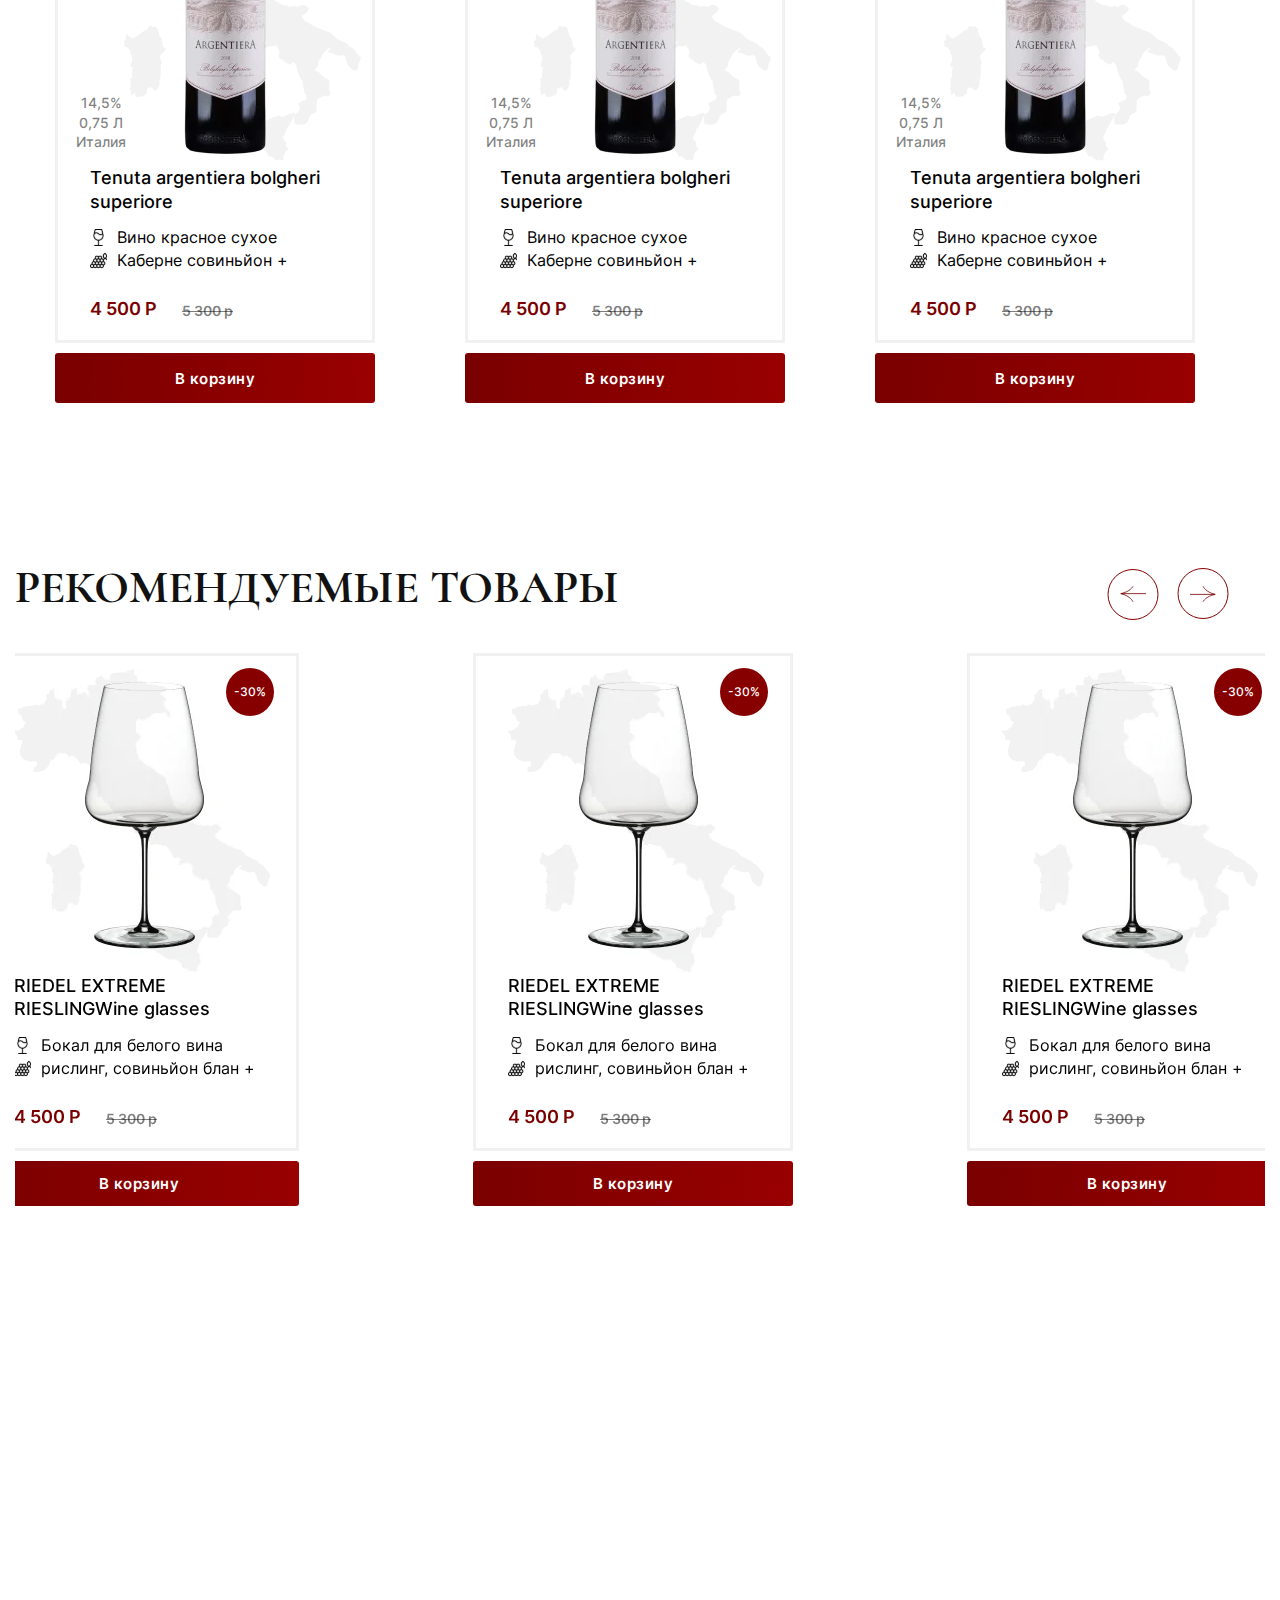
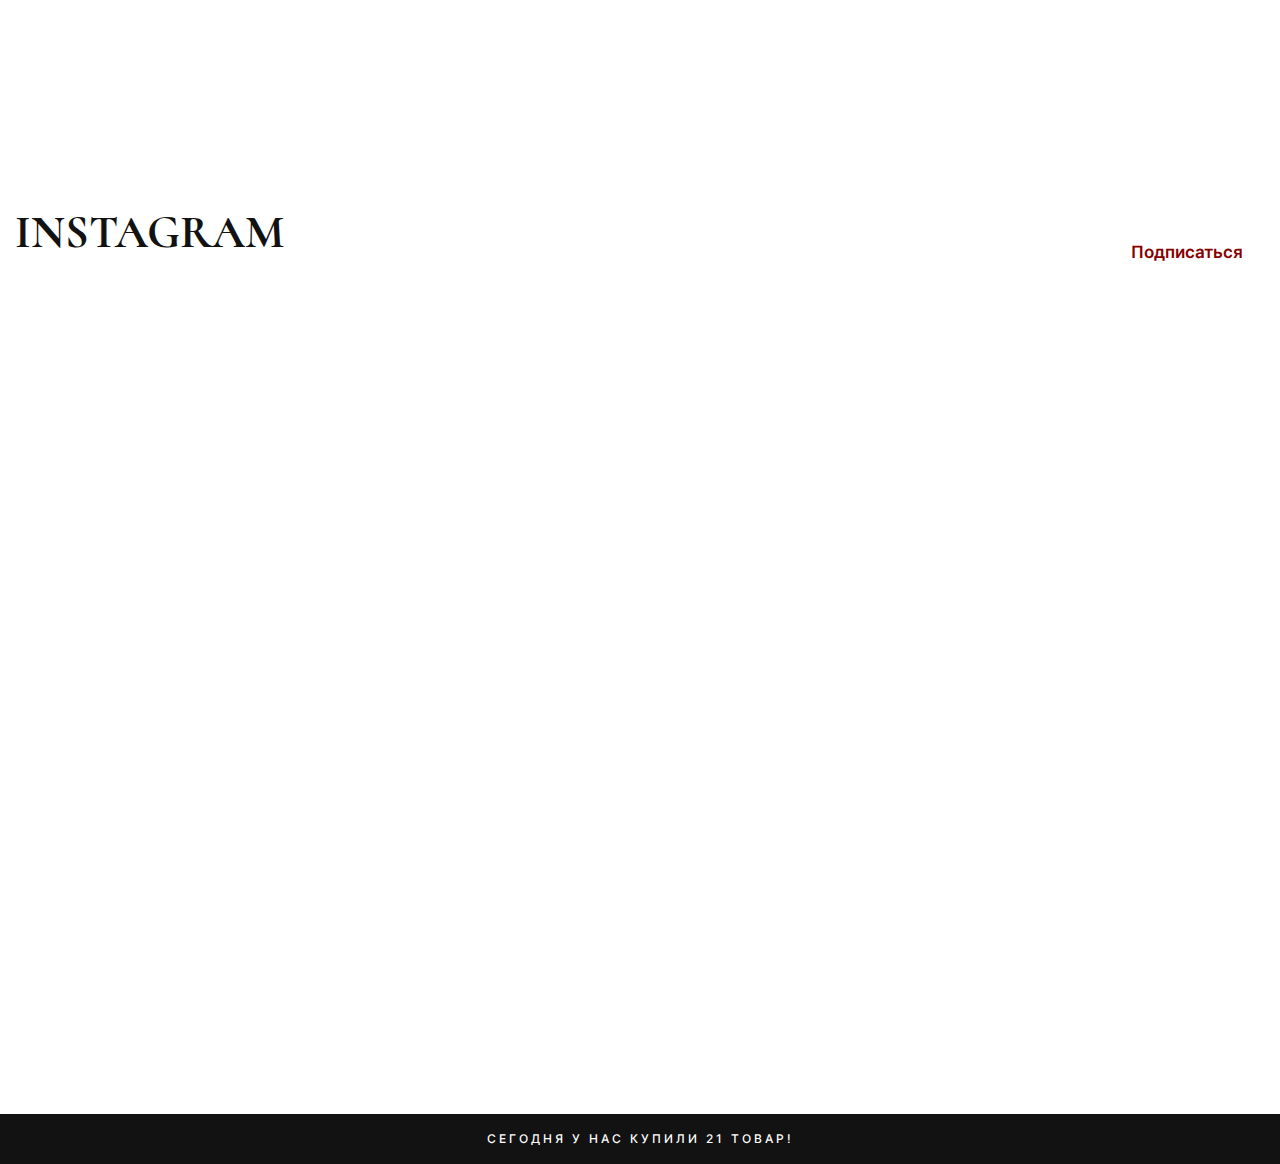
<file: wine.html>
<!DOCTYPE html><html lang="ru"><head>	<title>Wine Set - Вино</title>	<meta charset="UTF-8">	<meta name="format-detection" content="telephone=no">	<link rel="stylesheet" href="https://cdnjs.cloudflare.com/ajax/libs/animate.css/4.1.1/animate.min.css?_v=20211209204612" />	<link rel="stylesheet" href="https://unpkg.com/swiper/swiper-bundle.min.css?_v=20211209204612">	<link rel="stylesheet" href="css/style.min.css?_v=20211209204612">	<link rel="shortcut icon" href="favicon.ico">	<meta name="viewport" content="width=device-width, initial-scale=1.0"></head><body>	<div id="loader" class="loader">		<picture><source srcset="img/header/logo.svg" type="image/webp"><img class="loader__image" src="img/header/logo.svg?_v=1639075572848" alt="Logo image"></picture>	</div>	<div class="wrapper">		<header class="header">  <div class="header__wrapper">    <div class="header__top-container">    <div class="header__top animate__animated animate__fadeInUp">      <div class="header__logo">        <a href="index.html"><picture><source srcset="img/header/logo.svg" type="image/webp"><img src="img/header/logo.svg?_v=1639075572848" alt="logo"></picture></a>      </div>      <div class="header__search">        <div class="search-form">          <button type="button" class="search-form__icon _icon-search"></button>          <form action="#" class="search-form__item">            <input autocomplete="off" type="text" name="form[]" placeholder="Найти напиток..."              class="search-form__input">            <button type="submit" class="search-form__btn _icon-search"></button>          </form>        </div>      </div>      <div data-da=".menu__body, 991, last" class="header__buttons">        <a class="header__btn btn" href="personal.html">Оформить заказ</a>        <div class="header__callback _icon-arrow-down">Связаться с нами</div>      </div>      <button type="button" class="icon-menu">        <span></span>        <span></span>        <span></span>      </button>    </div>    </div>    <div class="header__down-container _container">      <div class="header__down">        <div class="header__menu menu">          <nav class="menu__body">            <ul data-spollers="991.98,max" data-one-spoller class="menu__list">              <li class="menu__item">                <a href="gift.html" class="menu__link animate__animated animate__fadeIn">Подарочные наборы</a>                <button data-spoller type="button" class="menu__arrow _icon-arrow-down animate__animated animate__fadeIn"></button>                <ul class="menu__sub-list">                  <div class="menu__sub-row">                    <li class="menu__sub-item">                      <a href="#" class="menu__sub-link">C бокалами</a>                    </li>                    <li class="menu__sub-item">                      <a href="#" class="menu__sub-link">C деликатесами</a>                    </li>                  </div>                </ul>              </li>              <li class="menu__item">                <a href="wine.html" class="menu__link animate__animated animate__fadeIn">Вино и алкоголь</a>                <button data-spoller type="button" class="menu__arrow _icon-arrow-down animate__animated animate__fadeIn sl-one"></button>                <ul class="menu__sub-list">                  <div class="menu__sub-row">                    <li class="menu__sub-item">                      <a href="#" class="menu__sub-link">Вино</a>                    </li>                    <li class="menu__sub-item">                      <a href="#" class="menu__sub-link">Игристое</a>                    </li>                    <li class="menu__sub-item">                      <a href="#" class="menu__sub-link">Шампанское</a>                    </li>                  </div>                  <div class="menu__sub-row">                    <li class="menu__sub-item">                      <a href="#" class="menu__sub-link">Виски</a>                    </li>                    <li class="menu__sub-item">                      <a href="#" class="menu__sub-link">Водка</a>                    </li>                    <li class="menu__sub-item">                      <a href="#" class="menu__sub-link">Кальвадос</a>                    </li>                    <li class="menu__sub-item">                      <a href="#" class="menu__sub-link">Ром</a>                    </li>                    <li class="menu__sub-item">                      <a href="#" class="menu__sub-link">Коньяк</a>                    </li>                    <li class="menu__sub-item">                      <a href="#" class="menu__sub-link">Другие напитки</a>                    </li>                  </div>                </ul>              </li>              <li class="menu__item">                <a href="delicacies.html" class="menu__link animate__animated animate__fadeIn">Деликатесы</a>                <button data-spoller type="button" class="menu__arrow _icon-arrow-down animate__animated animate__fadeIn"></button>                <ul class="menu__sub-list">                  <div class="menu__sub-row">                    <li class="menu__sub-item">                      <a href="#" class="menu__sub-link">Оливки</a>                    </li>                    <li class="menu__sub-item">                      <a href="#" class="menu__sub-link">Сыры</a>                    </li>                    <li class="menu__sub-item">                      <a href="#" class="menu__sub-link">Колбасы</a>                    </li>                    <li class="menu__sub-item">                      <a href="#" class="menu__sub-link">Паштет</a>                    </li>                    <li class="menu__sub-item">                      <a href="#" class="menu__sub-link">Икра</a>                    </li>                    <li class="menu__sub-item">                      <a href="#" class="menu__sub-link">Орехи/снеки</a>                    </li>                    <li class="menu__sub-item">                      <a href="#" class="menu__sub-link">Шоколад</a>                    </li>                  </div>                </ul>              </li>              <li class="menu__item">                <a href="wineglass.html" class="menu__link animate__animated animate__fadeIn">Бокалы и свечи</a>                <button data-spoller type="button" class="menu__arrow _icon-arrow-down animate__animated animate__fadeIn"></button>                <ul class="menu__sub-list">                  <div class="menu__sub-row">                    <li class="menu__sub-item">                      <a href="#" class="menu__sub-link">Бокалы вино</a>                    </li>                    <li class="menu__sub-item">                      <a href="#" class="menu__sub-link">Бокалы шампанки</a>                    </li>                    <li class="menu__sub-item">                      <a href="#" class="menu__sub-link">Роксы</a>                    </li>                  </div>                  <div class="menu__sub-row">                    <li class="menu__sub-item">                      <a href="#" class="menu__sub-link">Свечи</a>                    </li>                    <li class="menu__sub-item">                      <a href="#" class="menu__sub-link">Нож сомелье</a>                    </li>                    <li class="menu__sub-item">                      <a href="#" class="menu__sub-link">Палочки для суши</a>                    </li>                    <li class="menu__sub-item">                      <a href="#" class="menu__sub-link">Нарезочная доска</a>                    </li>                  </div>                </ul>              </li>              <li class="menu__item">                <a href="box.html" class="menu__link animate__animated animate__fadeIn">Свой бокс</a>              </li>              <li class="menu__item">                <a href="blog.html" class="menu__link animate__animated animate__fadeIn">Блог</a>              </li>            </ul>          </nav>        </div>        <div data-da=".header__top, 991.98, 3" class="header__actions actions-header">          <a href="#" class="actions-header__item actions-header__item_favorites _icon-favorite animate__animated animate__fadeInDown"></a>          <div class="actions-header__item cart-header">            <a href="#" class="cart-header__icon _icon-cart animate__animated animate__fadeInDown"></a>            <div class="cart-header__body">              <ul class="cart-header__list cart-list"></ul>            </div>          </div>        </div>      </div>    </div>  </div></header>		<main class="page">			<div class="page__main-slider mod-slide wow animate__animated animate__fadeIn" data-wow-duration="1s"				data-wow-delay="0.3s">				<div class="slider-main__container _container">					<div class="slider-main__bodyy">						<div class="slider-main__slide mod-main">							<div class="mod-box">								<picture><source srcset="img/main-slider/4.webp" type="image/webp"><img class="mod-image" src="img/main-slider/4.jpg?_v=1639075572848" alt="Insert box here"></picture>								<div class="mod-text">									<h4 class="mod-mono">Special offer</h4>									<h3 class="mod-title">YARDEN<br>HIGH TIER WINES</h3>									<a class="mod-link" href="">ЗАКАЗАТЬ ВИНО YARDEN</a>								</div>							</div>						</div>					</div>				</div>			</div>			<nav aria-label="page__breadcrumb">				<div class="breadcrumb__container">					<div class="_container">						<ul class="breadcrumb breadcrumb__wineglass wow animate__animated animate__fadeIn" data-wow-duration="2s"							data-wow-delay="1.5s">							<a class="breadcrumb-link" href="index.html">								<li class="breadcrumb-item">Главная</li>							</a>							<a class="breadcrumb-link" href="#">								<li class="breadcrumb-item active">Вино и алкоголь</li>							</a>						</ul>					</div>				</div>			</nav>			<section class="page__wineglass wineglass">				<div class="wineglass__container _container">					<div class="wineglass__info">						<div class="wineglass__column">							<h2 class="wineglass__title title">Вино и алкоголь</h2>						</div>						<div class="wineglass__column column-wineglass">							<div class="column-wineglass__one">								<p>Форма чаши каждого бокала уникальна, благодаря этому вы можете ощутить самые тонкие нюансы вкуса									своих любимых напитков.</p>							</div>							<div class="column-wineglass__two">								<p>Бокалы вы можете приобрести как отдельно, так и в красивой подарочной упаковке.</p>							</div>						</div>					</div>					<div class="wineglass__filters filters">						<div class="filters__main">							<div id="fs" class="filter-select">								<div class="filter-select__body">									<div id="fr" class="filter-select__title _icon-arrow-down">Вино</div>								</div>								<div id="ms" class="filter-select__menu menu-select menu-select__big">									<div id="msb" class="menu-select__body">										<label class="checkbox checkbox__big">											<input data-error="Ошибка" class="checkbox__input" type="checkbox" value="1" name="form[]">											<span class="checkbox__text"><span>Игристое/Шампанское</span></span>										</label>										<label class="checkbox checkbox__big">											<input data-error="Ошибка" class="checkbox__input" type="checkbox" value="2" name="form[]">											<span class="checkbox__text"><span>Виски</span></span>										</label>										<label class="checkbox checkbox__big">											<input data-error="Ошибка" class="checkbox__input" type="checkbox" value="3" name="form[]">											<span class="checkbox__text"><span>Коньяк</span></span>										</label>										<label class="checkbox checkbox__big">											<input data-error="Ошибка" class="checkbox__input" type="checkbox" value="4" name="form[]">											<span class="checkbox__text"><span>Ром</span></span>										</label>										<label class="checkbox checkbox__big">											<input data-error="Ошибка" class="checkbox__input" type="checkbox" value="4" name="form[]">											<span class="checkbox__text"><span>Водка</span></span>										</label>										<label class="checkbox checkbox__big">											<input data-error="Ошибка" class="checkbox__input" type="checkbox" value="4" name="form[]">											<span class="checkbox__text"><span>Дистиляты</span></span>										</label>										<label class="checkbox checkbox__big">											<input data-error="Ошибка" class="checkbox__input" type="checkbox" value="4" name="form[]">											<span class="checkbox__text"><span>Бренди</span></span>										</label>									</div>									<button type="submit" class="menu-select__btn">Применить</button>								</div>							</div>						</div>						<div class="filter__second">							<div id="fs1" class="filter-select">								<div id="ms1" class="filter-select__body filter-select__body_white">									<div class="filter-select__title _icon-arrow-down">Цвет</div>								</div>								<div id="msb1" class="filter-select__menu menu-select">									<div class="menu-select__body">										<label class="checkbox">											<input data-error="Ошибка" class="checkbox__input" type="checkbox" value="1" name="form[]">											<span class="checkbox__text"><span>Параматр 1</span></span>										</label>										<label class="checkbox">											<input data-error="Ошибка" class="checkbox__input" type="checkbox" value="2" name="form[]">											<span class="checkbox__text"><span>Параметр 2</span></span>										</label>										<label class="checkbox">											<input data-error="Ошибка" class="checkbox__input" type="checkbox" value="3" name="form[]">											<span class="checkbox__text"><span>Параметр 3</span></span>										</label>										<label class="checkbox">											<input data-error="Ошибка" class="checkbox__input" type="checkbox" value="4" name="form[]">											<span class="checkbox__text"><span>Параметр 4</span></span>										</label>										<label class="checkbox">											<input data-error="Ошибка" class="checkbox__input" type="checkbox" value="5" name="form[]">											<span class="checkbox__text"><span>Параметр 5</span></span>										</label>										<label class="checkbox">											<input data-error="Ошибка" class="checkbox__input" type="checkbox" value="6" name="form[]">											<span class="checkbox__text"><span>Параметр 6</span></span>										</label>										<label class="checkbox">											<input data-error="Ошибка" class="checkbox__input" type="checkbox" value="7" name="form[]">											<span class="checkbox__text"><span>Параметр 7</span></span>										</label>									</div>									<button type="submit" class="menu-select__btn">Применить</button>								</div>							</div>							<div id="fs2" class="filter-select">								<div id="ms2" class="filter-select__body filter-select__body_white">									<div class="filter-select__title _icon-arrow-down">Страна</div>								</div>								<div id="msb2" class="filter-select__menu menu-select">									<div class="menu-select__body">										<label class="checkbox">											<input data-error="Ошибка" class="checkbox__input" type="checkbox" value="1" name="form[]">											<span class="checkbox__text"><span>Параматр 1</span></span>										</label>										<label class="checkbox">											<input data-error="Ошибка" class="checkbox__input" type="checkbox" value="2" name="form[]">											<span class="checkbox__text"><span>Параметр 2</span></span>										</label>										<label class="checkbox">											<input data-error="Ошибка" class="checkbox__input" type="checkbox" value="3" name="form[]">											<span class="checkbox__text"><span>Параметр 3</span></span>										</label>										<label class="checkbox">											<input data-error="Ошибка" class="checkbox__input" type="checkbox" value="4" name="form[]">											<span class="checkbox__text"><span>Параметр 4</span></span>										</label>										<label class="checkbox">											<input data-error="Ошибка" class="checkbox__input" type="checkbox" value="1" name="form[]">											<span class="checkbox__text"><span>Параметр 5</span></span>										</label>										<label class="checkbox">											<input data-error="Ошибка" class="checkbox__input" type="checkbox" value="2" name="form[]">											<span class="checkbox__text"><span>Параметр 6</span></span>										</label>										<label class="checkbox">											<input data-error="Ошибка" class="checkbox__input" type="checkbox" value="3" name="form[]">											<span class="checkbox__text"><span>Параметр 7</span></span>										</label>									</div>									<button type="submit" class="menu-select__btn">Применить</button>								</div>							</div>							<div id="fs3" class="filter-select">								<div id="ms3" class="filter-select__body filter-select__body_white">									<div class="filter-select__title _icon-arrow-down">Цена</div>								</div>								<div id="msb3" class="filter-select__menu menu-select">									<div class="menu-select__body">										<label class="checkbox">											<input data-error="Ошибка" class="checkbox__input" type="checkbox" value="1" name="form[]">											<span class="checkbox__text"><span>Параматр 1</span></span>										</label>										<label class="checkbox">											<input data-error="Ошибка" class="checkbox__input" type="checkbox" value="2" name="form[]">											<span class="checkbox__text"><span>Параметр 2</span></span>										</label>										<label class="checkbox">											<input data-error="Ошибка" class="checkbox__input" type="checkbox" value="3" name="form[]">											<span class="checkbox__text"><span>Параметр 3</span></span>										</label>										<label class="checkbox">											<input data-error="Ошибка" class="checkbox__input" type="checkbox" value="4" name="form[]">											<span class="checkbox__text"><span>Параметр 4</span></span>										</label>										<label class="checkbox">											<input data-error="Ошибка" class="checkbox__input" type="checkbox" value="1" name="form[]">											<span class="checkbox__text"><span>Параметр 5</span></span>										</label>										<label class="checkbox">											<input data-error="Ошибка" class="checkbox__input" type="checkbox" value="2" name="form[]">											<span class="checkbox__text"><span>Параметр 6</span></span>										</label>										<label class="checkbox">											<input data-error="Ошибка" class="checkbox__input" type="checkbox" value="3" name="form[]">											<span class="checkbox__text"><span>Параметр 7</span></span>										</label>									</div>									<button type="submit" class="menu-select__btn">Применить</button>								</div>							</div>							<div id="fs4" class="filter-select">								<div id="ms4" class="filter-select__body filter-select__body_white">									<div class="filter-select__title _icon-arrow-down">Сочетание</div>								</div>								<div id="msb4" class="filter-select__menu menu-select">									<div class="menu-select__body">										<label class="checkbox">											<input data-error="Ошибка" class="checkbox__input" type="checkbox" value="1" name="form[]">											<span class="checkbox__text"><span>Параматр 1</span></span>										</label>										<label class="checkbox">											<input data-error="Ошибка" class="checkbox__input" type="checkbox" value="2" name="form[]">											<span class="checkbox__text"><span>Параметр 2</span></span>										</label>										<label class="checkbox">											<input data-error="Ошибка" class="checkbox__input" type="checkbox" value="3" name="form[]">											<span class="checkbox__text"><span>Параметр 3</span></span>										</label>										<label class="checkbox">											<input data-error="Ошибка" class="checkbox__input" type="checkbox" value="4" name="form[]">											<span class="checkbox__text"><span>Параметр 4</span></span>										</label>										<label class="checkbox">											<input data-error="Ошибка" class="checkbox__input" type="checkbox" value="1" name="form[]">											<span class="checkbox__text"><span>Параметр 5</span></span>										</label>										<label class="checkbox">											<input data-error="Ошибка" class="checkbox__input" type="checkbox" value="2" name="form[]">											<span class="checkbox__text"><span>Параметр 6</span></span>										</label>										<label class="checkbox">											<input data-error="Ошибка" class="checkbox__input" type="checkbox" value="3" name="form[]">											<span class="checkbox__text"><span>Параметр 7</span></span>										</label>									</div>									<button type="submit" class="menu-select__btn">Применить</button>								</div>							</div>						</div>					</div>					<div class="wineglass__products">						<div class="wineglass__inner">							<div data-pid="1" class="product-box">								<a href="product.html" class="product-box__slide">									<div class="product-box__image">										<picture><source srcset="img/3.webp" type="image/webp"><img src="img/3.png?_v=1639075572848" alt="product image"></picture>									</div>									<div class="product-box__label">-30%</div>									<div class="product-box__descript">										<p>14,5%</p>										<p>0,75 Л</p>										<p>Италия</p>									</div>									<div class="product-box__name">Tenuta argentiera bolgheri										superiore</div>									<div class="product-box__info">										<picture><source srcset="img/recomend-slider/wine-icon.svg" type="image/webp"><img src="img/recomend-slider/wine-icon.svg?_v=1639075572848" alt="wine-icon"></picture>										<div class="product-box__descr">Вино красное сухое</div>									</div>									<div class="product-box__info">										<picture><source srcset="img/recomend-slider/grape-icon.svg" type="image/webp"><img src="img/recomend-slider/grape-icon.svg?_v=1639075572848" alt="grape-icon"></picture>										<div class="product-box__descr">Каберне совиньйон +</div>									</div>									<div class="product-box__price">										<div class="product-box__price-new">4 500 р</div>										<div class="product-box__price-old">5 300 р</div>									</div>								</a>								<button type="button" class="product-box__buttom">В корзину</button>							</div>							<div data-pid="2" class="product-box">								<a href="product.html" class="product-box__slide">									<div class="product-box__image">										<picture><source srcset="img/3.webp" type="image/webp"><img src="img/3.png?_v=1639075572848" alt="product image"></picture>									</div>									<div class="product-box__label">-30%</div>									<div class="product-box__descript">										<p>14,5%</p>										<p>0,75 Л</p>										<p>Италия</p>									</div>									<div class="product-box__name">Tenuta argentiera bolgheri										superiore</div>									<div class="product-box__info">										<picture><source srcset="img/recomend-slider/wine-icon.svg" type="image/webp"><img src="img/recomend-slider/wine-icon.svg?_v=1639075572848" alt="wine-icon"></picture>										<div class="product-box__descr">Вино красное сухое</div>									</div>									<div class="product-box__info">										<picture><source srcset="img/recomend-slider/grape-icon.svg" type="image/webp"><img src="img/recomend-slider/grape-icon.svg?_v=1639075572848" alt="grape-icon"></picture>										<div class="product-box__descr">Каберне совиньйон +</div>									</div>									<div class="product-box__price">										<div class="product-box__price-new">4 500 р</div>										<div class="product-box__price-old">5 300 р</div>									</div>								</a>								<button class="product-box__buttom">В корзину</button>							</div>							<div data-pid="3" class="product-box">								<a href="product.html" class="product-box__slide">									<div class="product-box__image">										<picture><source srcset="img/3.webp" type="image/webp"><img src="img/3.png?_v=1639075572848" alt="product image"></picture>									</div>									<div class="product-box__label">-30%</div>									<div class="product-box__descript">										<p>14,5%</p>										<p>0,75 Л</p>										<p>Италия</p>									</div>									<div class="product-box__name">Tenuta argentiera bolgheri										superiore</div>									<div class="product-box__info">										<picture><source srcset="img/recomend-slider/wine-icon.svg" type="image/webp"><img src="img/recomend-slider/wine-icon.svg?_v=1639075572848" alt="wine-icon"></picture>										<div class="product-box__descr">Вино красное сухое</div>									</div>									<div class="product-box__info">										<picture><source srcset="img/recomend-slider/grape-icon.svg" type="image/webp"><img src="img/recomend-slider/grape-icon.svg?_v=1639075572848" alt="grape-icon"></picture>										<div class="product-box__descr">Каберне совиньйон +</div>									</div>									<div class="product-box__price">										<div class="product-box__price-new">4 500 р</div>										<div class="product-box__price-old">5 300 р</div>									</div>								</a>								<button class="product-box__buttom">В корзину</button>							</div>							<div data-pid="4" class="product-box">								<a href="product.html" class="product-box__slide">									<div class="product-box__image">										<picture><source srcset="img/3.webp" type="image/webp"><img src="img/3.png?_v=1639075572848" alt="product image"></picture>									</div>									<div class="product-box__label">-30%</div>									<div class="product-box__descript">										<p>14,5%</p>										<p>0,75 Л</p>										<p>Италия</p>									</div>									<div class="product-box__name">Tenuta argentiera bolgheri										superiore</div>									<div class="product-box__info">										<picture><source srcset="img/recomend-slider/wine-icon.svg" type="image/webp"><img src="img/recomend-slider/wine-icon.svg?_v=1639075572848" alt="wine-icon"></picture>										<div class="product-box__descr">Вино красное сухое</div>									</div>									<div class="product-box__info">										<picture><source srcset="img/recomend-slider/grape-icon.svg" type="image/webp"><img src="img/recomend-slider/grape-icon.svg?_v=1639075572848" alt="grape-icon"></picture>										<div class="product-box__descr">Каберне совиньйон +</div>									</div>									<div class="product-box__price">										<div class="product-box__price-new">4 500 р</div>										<div class="product-box__price-old">5 300 р</div>									</div>								</a>								<button class="product-box__buttom">В корзину</button>							</div>							<div data-pid="5" class="product-box">								<a href="product.html" class="product-box__slide">									<div class="product-box__image">										<picture><source srcset="img/3.webp" type="image/webp"><img src="img/3.png?_v=1639075572848" alt="product image"></picture>									</div>									<div class="product-box__label">-30%</div>									<div class="product-box__descript">										<p>14,5%</p>										<p>0,75 Л</p>										<p>Италия</p>									</div>									<div class="product-box__name">Tenuta argentiera bolgheri										superiore</div>									<div class="product-box__info">										<picture><source srcset="img/recomend-slider/wine-icon.svg" type="image/webp"><img src="img/recomend-slider/wine-icon.svg?_v=1639075572848" alt="wine-icon"></picture>										<div class="product-box__descr">Вино красное сухое</div>									</div>									<div class="product-box__info">										<picture><source srcset="img/recomend-slider/grape-icon.svg" type="image/webp"><img src="img/recomend-slider/grape-icon.svg?_v=1639075572848" alt="grape-icon"></picture>										<div class="product-box__descr">Каберне совиньйон +</div>									</div>									<div class="product-box__price">										<div class="product-box__price-new">4 500 р</div>										<div class="product-box__price-old">5 300 р</div>									</div>								</a>								<button class="product-box__buttom">В корзину</button>							</div>							<div data-pid="6" class="product-box">								<a href="product.html" class="product-box__slide">									<div class="product-box__image">										<picture><source srcset="img/3.webp" type="image/webp"><img src="img/3.png?_v=1639075572848" alt="product image"></picture>									</div>									<div class="product-box__label">-30%</div>									<div class="product-box__descript">										<p>14,5%</p>										<p>0,75 Л</p>										<p>Италия</p>									</div>									<div class="product-box__name">Tenuta argentiera bolgheri										superiore</div>									<div class="product-box__info">										<picture><source srcset="img/recomend-slider/wine-icon.svg" type="image/webp"><img src="img/recomend-slider/wine-icon.svg?_v=1639075572848" alt="wine-icon"></picture>										<div class="product-box__descr">Вино красное сухое</div>									</div>									<div class="product-box__info">										<picture><source srcset="img/recomend-slider/grape-icon.svg" type="image/webp"><img src="img/recomend-slider/grape-icon.svg?_v=1639075572848" alt="grape-icon"></picture>										<div class="product-box__descr">Каберне совиньйон +</div>									</div>									<div class="product-box__price">										<div class="product-box__price-new">4 500 р</div>										<div class="product-box__price-old">5 300 р</div>									</div>								</a>								<button class="product-box__buttom">В корзину</button>							</div>							<div data-pid="7" class="product-box">								<a href="product.html" class="product-box__slide">									<div class="product-box__image">										<picture><source srcset="img/3.webp" type="image/webp"><img src="img/3.png?_v=1639075572848" alt="product image"></picture>									</div>									<div class="product-box__label">-30%</div>									<div class="product-box__descript">										<p>14,5%</p>										<p>0,75 Л</p>										<p>Италия</p>									</div>									<div class="product-box__name">Tenuta argentiera bolgheri										superiore</div>									<div class="product-box__info">										<picture><source srcset="img/recomend-slider/wine-icon.svg" type="image/webp"><img src="img/recomend-slider/wine-icon.svg?_v=1639075572848" alt="wine-icon"></picture>										<div class="product-box__descr">Вино красное сухое</div>									</div>									<div class="product-box__info">										<picture><source srcset="img/recomend-slider/grape-icon.svg" type="image/webp"><img src="img/recomend-slider/grape-icon.svg?_v=1639075572848" alt="grape-icon"></picture>										<div class="product-box__descr">Каберне совиньйон +</div>									</div>									<div class="product-box__price">										<div class="product-box__price-new">4 500 р</div>										<div class="product-box__price-old">5 300 р</div>									</div>								</a>								<button class="product-box__buttom">В корзину</button>							</div>							<div data-pid="8" class="product-box">								<a href="product.html" class="product-box__slide">									<div class="product-box__image">										<picture><source srcset="img/3.webp" type="image/webp"><img src="img/3.png?_v=1639075572848" alt="product image"></picture>									</div>									<div class="product-box__label">-30%</div>									<div class="product-box__descript">										<p>14,5%</p>										<p>0,75 Л</p>										<p>Италия</p>									</div>									<div class="product-box__name">Tenuta argentiera bolgheri										superiore</div>									<div class="product-box__info">										<picture><source srcset="img/recomend-slider/wine-icon.svg" type="image/webp"><img src="img/recomend-slider/wine-icon.svg?_v=1639075572848" alt="wine-icon"></picture>										<div class="product-box__descr">Вино красное сухое</div>									</div>									<div class="product-box__info">										<picture><source srcset="img/recomend-slider/grape-icon.svg" type="image/webp"><img src="img/recomend-slider/grape-icon.svg?_v=1639075572848" alt="grape-icon"></picture>										<div class="product-box__descr">Каберне совиньйон +</div>									</div>									<div class="product-box__price">										<div class="product-box__price-new">4 500 р</div>										<div class="product-box__price-old">5 300 р</div>									</div>								</a>								<button class="product-box__buttom">В корзину</button>							</div>							<div data-pid="9" class="product-box">								<a href="product.html" class="product-box__slide">									<div class="product-box__image">										<picture><source srcset="img/3.webp" type="image/webp"><img src="img/3.png?_v=1639075572848" alt="product image"></picture>									</div>									<div class="product-box__label">-30%</div>									<div class="product-box__descript">										<p>14,5%</p>										<p>0,75 Л</p>										<p>Италия</p>									</div>									<div class="product-box__name">Tenuta argentiera bolgheri										superiore</div>									<div class="product-box__info">										<picture><source srcset="img/recomend-slider/wine-icon.svg" type="image/webp"><img src="img/recomend-slider/wine-icon.svg?_v=1639075572848" alt="wine-icon"></picture>										<div class="product-box__descr">Вино красное сухое</div>									</div>									<div class="product-box__info">										<picture><source srcset="img/recomend-slider/grape-icon.svg" type="image/webp"><img src="img/recomend-slider/grape-icon.svg?_v=1639075572848" alt="grape-icon"></picture>										<div class="product-box__descr">Каберне совиньйон +</div>									</div>									<div class="product-box__price">										<div class="product-box__price-new">4 500 р</div>										<div class="product-box__price-old">5 300 р</div>									</div>								</a>								<button class="product-box__buttom">В корзину</button>							</div>							<div data-pid="10" class="product-box">								<a href="product.html" class="product-box__slide">									<div class="product-box__image">										<picture><source srcset="img/3.webp" type="image/webp"><img src="img/3.png?_v=1639075572848" alt="product image"></picture>									</div>									<div class="product-box__label">-30%</div>									<div class="product-box__descript">										<p>14,5%</p>										<p>0,75 Л</p>										<p>Италия</p>									</div>									<div class="product-box__name">Tenuta argentiera bolgheri										superiore</div>									<div class="product-box__info">										<picture><source srcset="img/recomend-slider/wine-icon.svg" type="image/webp"><img src="img/recomend-slider/wine-icon.svg?_v=1639075572848" alt="wine-icon"></picture>										<div class="product-box__descr">Вино красное сухое</div>									</div>									<div class="product-box__info">										<picture><source srcset="img/recomend-slider/grape-icon.svg" type="image/webp"><img src="img/recomend-slider/grape-icon.svg?_v=1639075572848" alt="grape-icon"></picture>										<div class="product-box__descr">Каберне совиньйон +</div>									</div>									<div class="product-box__price">										<div class="product-box__price-new">4 500 р</div>										<div class="product-box__price-old">5 300 р</div>									</div>								</a>								<button class="product-box__buttom">В корзину</button>							</div>							<div data-pid="11" class="product-box">								<a href="product.html" class="product-box__slide">									<div class="product-box__image">										<picture><source srcset="img/3.webp" type="image/webp"><img src="img/3.png?_v=1639075572848" alt="product image"></picture>									</div>									<div class="product-box__label">-30%</div>									<div class="product-box__descript">										<p>14,5%</p>										<p>0,75 Л</p>										<p>Италия</p>									</div>									<div class="product-box__name">Tenuta argentiera bolgheri										superiore</div>									<div class="product-box__info">										<picture><source srcset="img/recomend-slider/wine-icon.svg" type="image/webp"><img src="img/recomend-slider/wine-icon.svg?_v=1639075572848" alt="wine-icon"></picture>										<div class="product-box__descr">Вино красное сухое</div>									</div>									<div class="product-box__info">										<picture><source srcset="img/recomend-slider/grape-icon.svg" type="image/webp"><img src="img/recomend-slider/grape-icon.svg?_v=1639075572848" alt="grape-icon"></picture>										<div class="product-box__descr">Каберне совиньйон +</div>									</div>									<div class="product-box__price">										<div class="product-box__price-new">4 500 р</div>										<div class="product-box__price-old">5 300 р</div>									</div>								</a>								<button class="product-box__buttom">В корзину</button>							</div>							<div data-pid="12" class="product-box">								<a href="product.html" class="product-box__slide">									<div class="product-box__image">										<picture><source srcset="img/3.webp" type="image/webp"><img src="img/3.png?_v=1639075572848" alt="product image"></picture>									</div>									<div class="product-box__label">-30%</div>									<div class="product-box__descript">										<p>14,5%</p>										<p>0,75 Л</p>										<p>Италия</p>									</div>									<div class="product-box__name">Tenuta argentiera bolgheri										superiore</div>									<div class="product-box__info">										<picture><source srcset="img/recomend-slider/wine-icon.svg" type="image/webp"><img src="img/recomend-slider/wine-icon.svg?_v=1639075572848" alt="wine-icon"></picture>										<div class="product-box__descr">Вино красное сухое</div>									</div>									<div class="product-box__info">										<picture><source srcset="img/recomend-slider/grape-icon.svg" type="image/webp"><img src="img/recomend-slider/grape-icon.svg?_v=1639075572848" alt="grape-icon"></picture>										<div class="product-box__descr">Каберне совиньйон +</div>									</div>									<div class="product-box__price">										<div class="product-box__price-new">4 500 р</div>										<div class="product-box__price-old">5 300 р</div>									</div>								</a>								<button class="product-box__buttom">В корзину</button>							</div>						</div>					</div>				</div>			</section>			<div class="page__slider-recomed recomed-slider">				<div class="recomed-slider__container _container">					<h2 class="recomed-slider__title title">Рекомендуемые товары</h2>					<div class="recomed-slider__slider">						<div class="recomed-slider__controls controls">							<div class="controls-arrow slider-arrow">								<button class="slider-arrow slider-arrow_prevv" type="button"></button>								<button class="slider-arrow slider-arrow_nextt" type="button"></button>							</div>						</div>						<div class="recomed-slider__body _swiper">							<div class="product-box">								<a href="product.html" class="product-box__slide">									<div class="product-box__image">										<picture><source srcset="img/1.webp" type="image/webp"><img src="img/1.png?_v=1639075572848" alt="product image"></picture>									</div>									<div class="product-box__label">-30%</div>									<div class="product-box__name">RIEDEL EXTREME RIESLING<span>Wine glasses</span></div>									<div class="product-box__info">										<picture><source srcset="img/recomend-slider/wine-icon.svg" type="image/webp"><img src="img/recomend-slider/wine-icon.svg?_v=1639075572848" alt="wine-icon"></picture>										<div class="product-box__descr">Бокал для белого вина</div>									</div>									<div class="product-box__info">										<picture><source srcset="img/recomend-slider/grape-icon.svg" type="image/webp"><img src="img/recomend-slider/grape-icon.svg?_v=1639075572848" alt="grape-icon"></picture>										<div class="product-box__descr">рислинг, совиньйон блан +</div>									</div>									<div class="product-box__price">										<div class="product-box__price-new">4 500 р</div>										<div class="product-box__price-old">5 300 р</div>									</div>								</a>								<button class="product-box__buttom">В корзину</button>							</div>							<div class="product-box">								<a href="product.html" class="product-box__slide">									<div class="product-box__image">										<picture><source srcset="img/1.webp" type="image/webp"><img src="img/1.png?_v=1639075572848" alt="product image"></picture>									</div>									<div class="product-box__label">-30%</div>									<div class="product-box__name">RIEDEL EXTREME RIESLING<span>Wine glasses</span></div>									<div class="product-box__info">										<picture><source srcset="img/recomend-slider/wine-icon.svg" type="image/webp"><img src="img/recomend-slider/wine-icon.svg?_v=1639075572848" alt="wine-icon"></picture>										<div class="product-box__descr">Бокал для белого вина</div>									</div>									<div class="product-box__info">										<picture><source srcset="img/recomend-slider/grape-icon.svg" type="image/webp"><img src="img/recomend-slider/grape-icon.svg?_v=1639075572848" alt="grape-icon"></picture>										<div class="product-box__descr">рислинг, совиньйон блан +</div>									</div>									<div class="product-box__price">										<div class="product-box__price-new">4 500 р</div>										<div class="product-box__price-old">5 300 р</div>									</div>								</a>								<button class="product-box__buttom">В корзину</button>							</div>							<div class="product-box">								<a href="product.html" class="product-box__slide">									<div class="product-box__image">										<picture><source srcset="img/1.webp" type="image/webp"><img src="img/1.png?_v=1639075572848" alt="product image"></picture>									</div>									<div class="product-box__label">-30%</div>									<div class="product-box__name">RIEDEL EXTREME RIESLING<span>Wine glasses</span></div>									<div class="product-box__info">										<picture><source srcset="img/recomend-slider/wine-icon.svg" type="image/webp"><img src="img/recomend-slider/wine-icon.svg?_v=1639075572848" alt="wine-icon"></picture>										<div class="product-box__descr">Бокал для белого вина</div>									</div>									<div class="product-box__info">										<picture><source srcset="img/recomend-slider/grape-icon.svg" type="image/webp"><img src="img/recomend-slider/grape-icon.svg?_v=1639075572848" alt="grape-icon"></picture>										<div class="product-box__descr">рислинг, совиньйон блан +</div>									</div>									<div class="product-box__price">										<div class="product-box__price-new">4 500 р</div>										<div class="product-box__price-old">5 300 р</div>									</div>								</a>								<button class="product-box__buttom">В корзину</button>							</div>							<div class="product-box">								<a href="product.html" class="product-box__slide">									<div class="product-box__image">										<picture><source srcset="img/1.webp" type="image/webp"><img src="img/1.png?_v=1639075572848" alt="product image"></picture>									</div>									<div class="product-box__label">-30%</div>									<div class="product-box__name">RIEDEL EXTREME RIESLING<span>Wine glasses</span></div>									<div class="product-box__info">										<picture><source srcset="img/recomend-slider/wine-icon.svg" type="image/webp"><img src="img/recomend-slider/wine-icon.svg?_v=1639075572848" alt="wine-icon"></picture>										<div class="product-box__descr">Бокал для белого вина</div>									</div>									<div class="product-box__info">										<picture><source srcset="img/recomend-slider/grape-icon.svg" type="image/webp"><img src="img/recomend-slider/grape-icon.svg?_v=1639075572848" alt="grape-icon"></picture>										<div class="product-box__descr">рислинг, совиньйон блан +</div>									</div>									<div class="product-box__price">										<div class="product-box__price-new">4 500 р</div>										<div class="product-box__price-old">5 300 р</div>									</div>								</a>								<button class="product-box__buttom">В корзину</button>							</div>						</div>					</div>				</div>			</div>		</main>		<footer class="footer">  <div class="footer__decor" parallaxed>    <picture><source srcset="img/footer/foooter-wine.webp" type="image/webp"><img src="img/footer/foooter-wine.png?_v=1639075572848" alt="footer decor"></picture>  </div>  <div class="footer__container _container">    <div class="footer__body wow animate__animated animate__fadeInUp" data-wow-duration="1s" data-wow-delay="0s">      <div class="footer-box">        <picture><source srcset="img/footer/222.webp" type="image/webp"><img class="insert__image" src="img/footer/222.jpg?_v=1639075572848" alt="Insert box here"></picture>        <div class="footer-text">          <h4 class="insert__monogram">Sammelier Choise</h4>          <h3 class="footer-main">Не уверены в выборе? <br> Мы готовы помочь!</h3>          <a class="footer__banner-link" href="#">ЗАКАЗАТЬ КОНСУЛЬТАЦИЮ</a>        </div>      </div>    </div>    <div class="footer__top">      <h2 class="footer__title title">Instagram</h2>      <a class="footer__link btn-link" href="#">Подписаться</a>    </div>    <div class="footer__image wow animate__animated animate__fadeInUp" data-wow-duration="1s" data-wow-delay="0s">      <picture><source srcset="img/footer/01.webp" type="image/webp"><img src="img/footer/01.jpg?_v=1639075572848" alt="photo"></picture>      <picture><source srcset="img/footer/02.webp" type="image/webp"><img src="img/footer/02.jpg?_v=1639075572848" alt="photo"></picture>      <picture><source srcset="img/footer/03.webp" type="image/webp"><img src="img/footer/03.jpg?_v=1639075572848" alt="photo"></picture>      <picture><source srcset="img/footer/04.webp" type="image/webp"><img src="img/footer/04.jpg?_v=1639075572848" alt="photo"></picture>    </div>  </div>  <div class="footer__bottom wow animate__animated animate__fadeInUp" data-wow-duration="1s" data-wow-delay="0s">    <div class="footer__container _container">      <div class="footer__inner">        <div class="footer__logo">          <picture><source srcset="img/header/logo.svg" type="image/webp"><img src="img/header/logo.svg?_v=1639075572848" alt="footer logo"></picture>        </div>        <div class="footer__column">          <a class="footer__links" href="gift.html">Подарочные наборы</a>          <a class="footer__links" href="wine.html">Вино и алкоголь</a>          <a class="footer__links" href="delicacies.html">Деликатесы</a>          <a class="footer__links" href="wineglass.html">Бокалы и свечи</a>        </div>        <div class="footer__column">          <a class="footer__links" href="#">Политика приватности</a>          <a class="footer__links" href="#">Пользовательское соглашение</a>        </div>        <div class="footer__contacts">          <a class="footer__phone _icon-phone" href="tel:1235123123">1235123123, 15121231231</a>          <div class="footer__location _icon-location">Москва, проспект Василия Порика, 13​</div>          <div class="footer__social">            <a href="#"><picture><source srcset="img/footer/facebook.svg" type="image/webp"><img src="img/footer/facebook.svg?_v=1639075572848" alt="facebook icon"></picture></a>            <a href="#"><picture><source srcset="img/footer/telegram.svg" type="image/webp"><img src="img/footer/telegram.svg?_v=1639075572848" alt="telegram icon"></picture></a>            <a href="#"><picture><source srcset="img/footer/instagram.svg" type="image/webp"><img src="img/footer/instagram.svg?_v=1639075572848" alt="instagram icon"></picture></a>          </div>          <button class="footer__btn callback__button">Связаться с нами</button>        </div>      </div>    </div>  </div>  <div class="footer__label">Cегодня у нас купили 21 товар!</div></footer>	</div>	<div class="popup popup_contact">	<div class="popup_contact__container _container">		<div class="popup_contact-body">			<div class="popup_contact-header">				<span>Контакты</span>				<div class="popup__close">					<picture><source srcset="img/icons/popup-contacts/close.svg" type="image/webp"><img src="img/icons/popup-contacts/close.svg?_v=1639075572848" alt="close icon"></picture>				</div>			</div>			<div class="popup_contact-item item-contact">				<div class="item-contact__adress">					<span>Адрес:</span> г. Москва, ул. Нарвская, 1а, к.2				</div>				<div class="item-contact__phone">					<span>Телефон: </span><a href="tel:79197860276">+79197860276, +79689481268</a>				</div>				<div class="item-contact__mail">					<span>Email: </span><a href="mailto:zakaz@wineset.ru">zakaz@wineset.ru</a>				</div>			</div>			<div class="popup_contact-map map">				<div class="map__body">					<div style="width: 100%"><iframe width="100%" height="177px" frameborder="0" scrolling="no" marginheight="0"							marginwidth="0"							src="https://maps.google.com/maps?width=100%25&amp;height=571&amp;hl=ru&amp;q=1422%201st%20St.Napa,%20CA%2094559+(White%20Rock%20Restaurant)&amp;t=&amp;z=16&amp;ie=UTF8&amp;iwloc=B&amp;output=embed"><a								href="https://www.gps.ie/">gps vehicle tracker</a></iframe></div>				</div>			</div>			<div class="popup_contact-social social-contact">				<div class="social-contact__link">					<a href="#"><picture><source srcset="img/icons/popup-contacts/insta.svg" type="image/webp"><img src="img/icons/popup-contacts/insta.svg?_v=1639075572848" alt="instagram icon"></picture></a>					<a href="#"><picture><source srcset="img/icons/popup-contacts/teleg.svg" type="image/webp"><img src="img/icons/popup-contacts/teleg.svg?_v=1639075572848" alt="telegram icon"></picture></a>					<a href="#"><picture><source srcset="img/icons/popup-contacts/face.svg" type="image/webp"><img src="img/icons/popup-contacts/face.svg?_v=1639075572848" alt="facebook icon"></picture></a>				</div>			</div>			<div class="popup_contact-button">				<button type="submit" class="popup_contact-btn btn">Узнать больше</button>			</div>		</div>	</div></div><div class="popup cart--popup">	<div class="popup_contact-body cart--popup__body">		<div class="popup_contact-header cart--popup__header">			<span>Ваша корзина</span>			<div class="popup__close">				<picture><source srcset="img/icons/popup-contacts/close.svg" type="image/webp"><img src="img/icons/popup-contacts/close.svg?_v=1639075572848" alt="close icon"></picture>			</div>		</div>		<div class="cart--popup__wrapper">			<div class="cart--popup__products">			</div>			<div class="cart--popup__footer">				<div class="cart--popup__footer-inner">					<div class="cart--popup__footer-title">Итого</div>					<div class="cart--popup__footer-price">4 500 р					</div>				</div>			</div>			<div class="cart--popup__footer-info">Важная и не очень информация по поводу доставки</div>			<div class="popup_contact-button">				<button onclick="location.href='cart.html'" type="button" class="popup_contact-btn cart--popup__btn">Оформить заказ</button>			</div>		</div>	</div></div><div class="popup like--popup">	<div class="popup_contact-body like--popup__body">		<div class="popup_contact-header like--popup__header">			<span>Ваш список желаний</span>			<div class="popup__close">				<picture><source srcset="img/icons/popup-contacts/close.svg" type="image/webp"><img src="img/icons/popup-contacts/close.svg?_v=1639075572848" alt="close icon"></picture>			</div>		</div>		<div class="like--popup__wrapper">			<div class="like--popup__products">				<div class="like-list__inner">					<div class="like-list__body">						<a href="product.html" class="like-list__image"><picture><source srcset="img/wine-bottle.webp" type="image/webp"><img src="img/wine-bottle.png?_v=1639075572848" alt="wime image"></picture>						</a>						<div class="like-list__wrapper">							<div class="like-list__sub-title">Вино красное сухое</div>							<a href="product.html" class="like-list__title">Tenuta argentiera bolgheri								superiore</a>						</div>					</div>					<a href="#" class="like-list__delete">						<picture><source srcset="img/icons/popup-contacts/close-black.svg" type="image/webp"><img src="img/icons/popup-contacts/close-black.svg?_v=1639075572848" alt="close icon"></picture></a>				</div>			</div>			<div class="like--popup__products">				<div class="like-list__inner">					<div class="like-list__body">						<a href="product.html" class="like-list__image"><picture><source srcset="img/wine-bottle.webp" type="image/webp"><img src="img/wine-bottle.png?_v=1639075572848" alt="wime image"></picture>						</a>						<div class="like-list__wrapper">							<div class="like-list__sub-title">Вино красное сухое</div>							<a href="product.html" class="like-list__title">Tenuta argentiera bolgheri								superiore</a>						</div>					</div>					<a href="#" class="like-list__delete">						<picture><source srcset="img/icons/popup-contacts/close-black.svg" type="image/webp"><img src="img/icons/popup-contacts/close-black.svg?_v=1639075572848" alt="close icon"></picture></a>				</div>			</div>			<div class="like--popup__products">				<div class="like-list__inner">					<div class="like-list__body">						<a href="product.html" class="like-list__image"><picture><source srcset="img/wine-bottle.webp" type="image/webp"><img src="img/wine-bottle.png?_v=1639075572848" alt="wime image"></picture>						</a>						<div class="like-list__wrapper">							<div class="like-list__sub-title">Вино красное сухое</div>							<a href="product.html" class="like-list__title">Tenuta argentiera bolgheri								superiore</a>						</div>					</div>					<a href="#" class="like-list__delete">						<picture><source srcset="img/icons/popup-contacts/close-black.svg" type="image/webp"><img src="img/icons/popup-contacts/close-black.svg?_v=1639075572848" alt="close icon"></picture></a>				</div>			</div>			<div class="popup_contact-button">				<button onclick="location.href='cart.html'" type="button" class="popup_contact-btn cart--popup__btn">Оформить заказ</button>			</div>		</div>	</div></div><div class="popup popup__in-cart">	<div class="popup__in-cart--header">		<span>Добавлено в корзину</span>		<div class="popup__close">			<picture><source srcset="img/icons/popup-contacts/close.svg" type="image/webp"><img src="img/icons/popup-contacts/close.svg?_v=1639075572848" alt="close icon"></picture>		</div>	</div>	<div class="popup__in-cart--body">		<div class="popup__in-cart--text">			Товар <span>Sauvignon blanc marlborough sun</span>			успешно добавлен в список покупок		</div>		<div class="popup__in-cart--buttons">			<button type="submit" class="popup__in-cart--btn">В корзину</button>			<button onclick="location.href='cart.html'" type="button" class="popup__in-cart--order">Оформить заказ</button>		</div>	</div></div><div class="popup popup__comment">	<div class="popup__comment-body">		<div class="popup__comment-title">Добавить отзыв</div>		<input class="popup__comment-input input _req" autocomplete="off" type="text" name="form[]" data-error="Ошибка"			placeholder="Введите своe имя...">		<div class="popup__comment-rating">			<div class="form__item">				<div data-ajax="true" class="rating rating_set">					<div class="rating__body">						<div class="rating__active"></div>						<div class="rating__items _req">							<input type="radio" class="rating__item" value="1" name="rating">							<input type="radio" class="rating__item" value="2" name="rating">							<input type="radio" class="rating__item" value="3" name="rating">							<input type="radio" class="rating__item" value="4" name="rating">							<input type="radio" class="rating__item" value="5" name="rating">						</div>					</div>					<div class="rating__value"></div>				</div>			</div>		</div>		<textarea class="popup__comment-area _req" placeholder="Ваш комментарий..."></textarea>		<button type="submit" class="popup__comment-btn">Отправить</button>	</div></div>	<script src="js/vendors.min.js?_v=20211209204612"></script><script src="js/app.min.js?_v=20211209204612"></script></body></html>
</file>
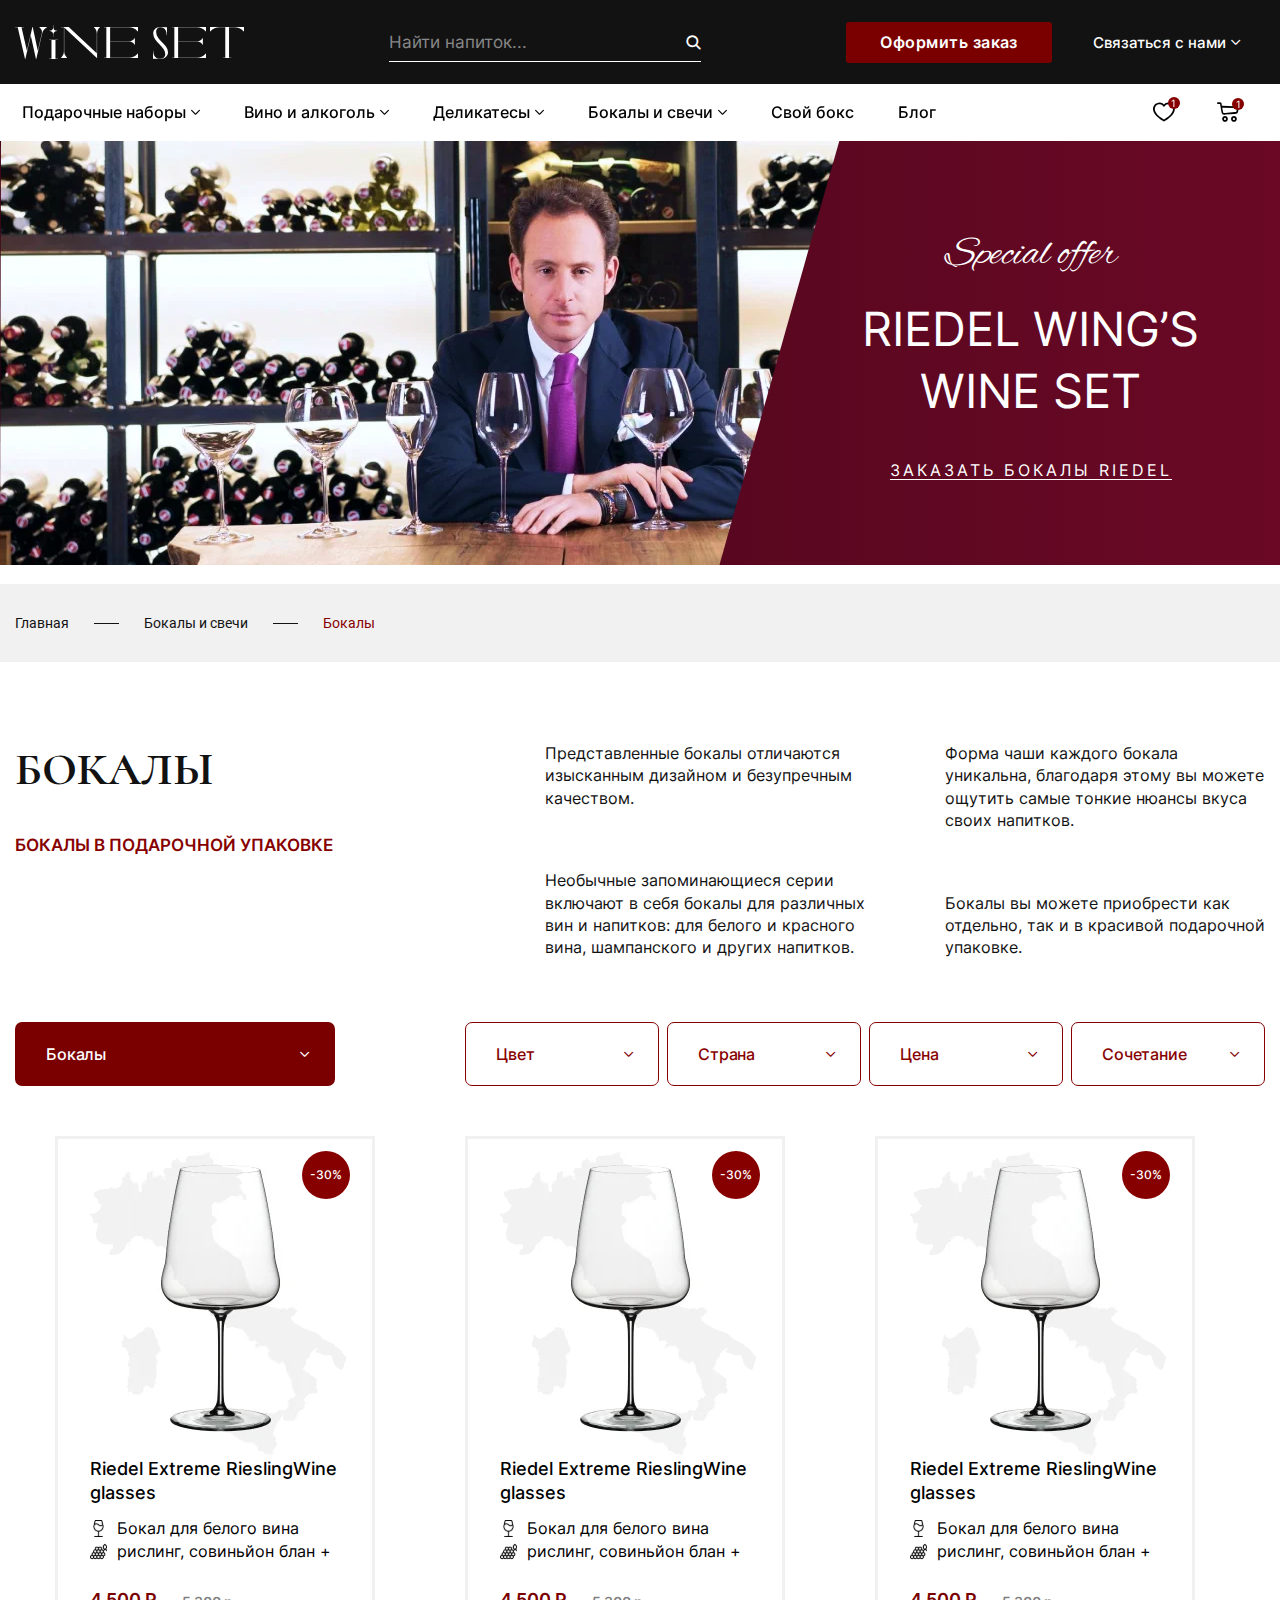
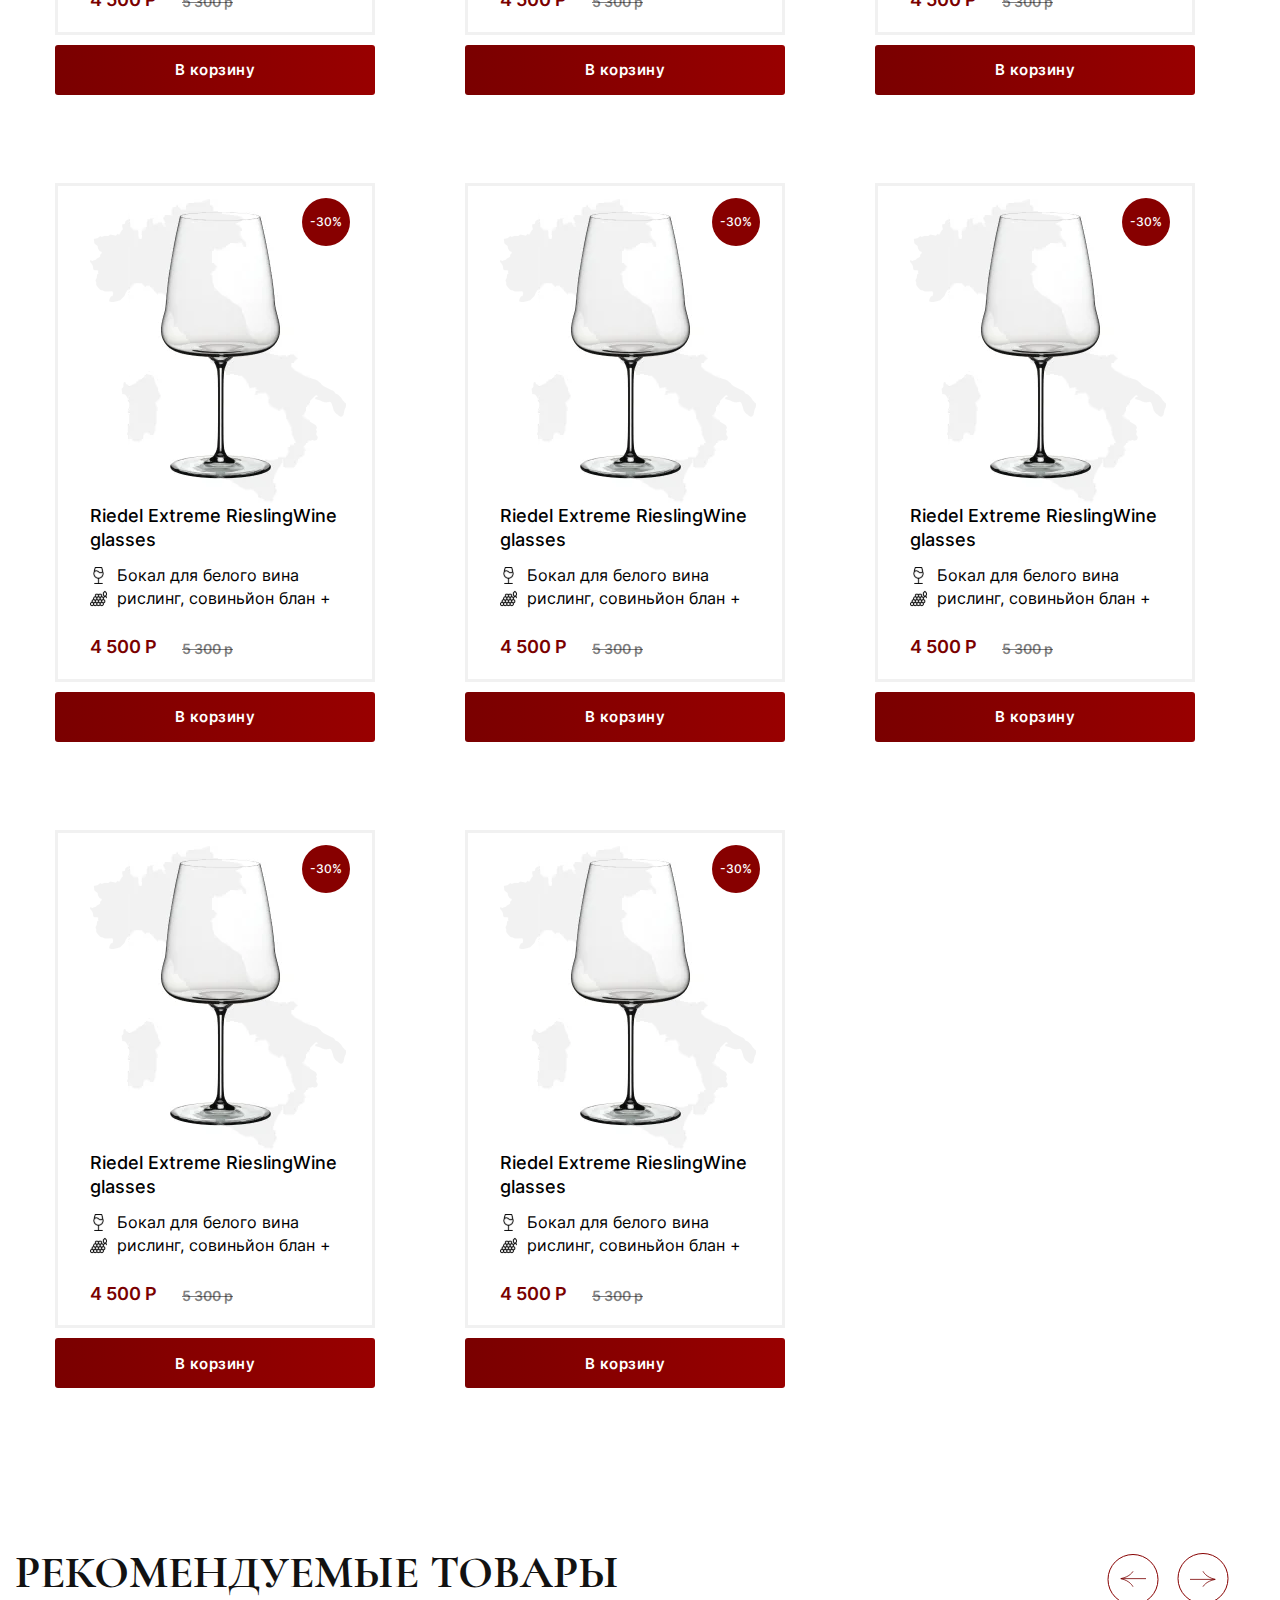
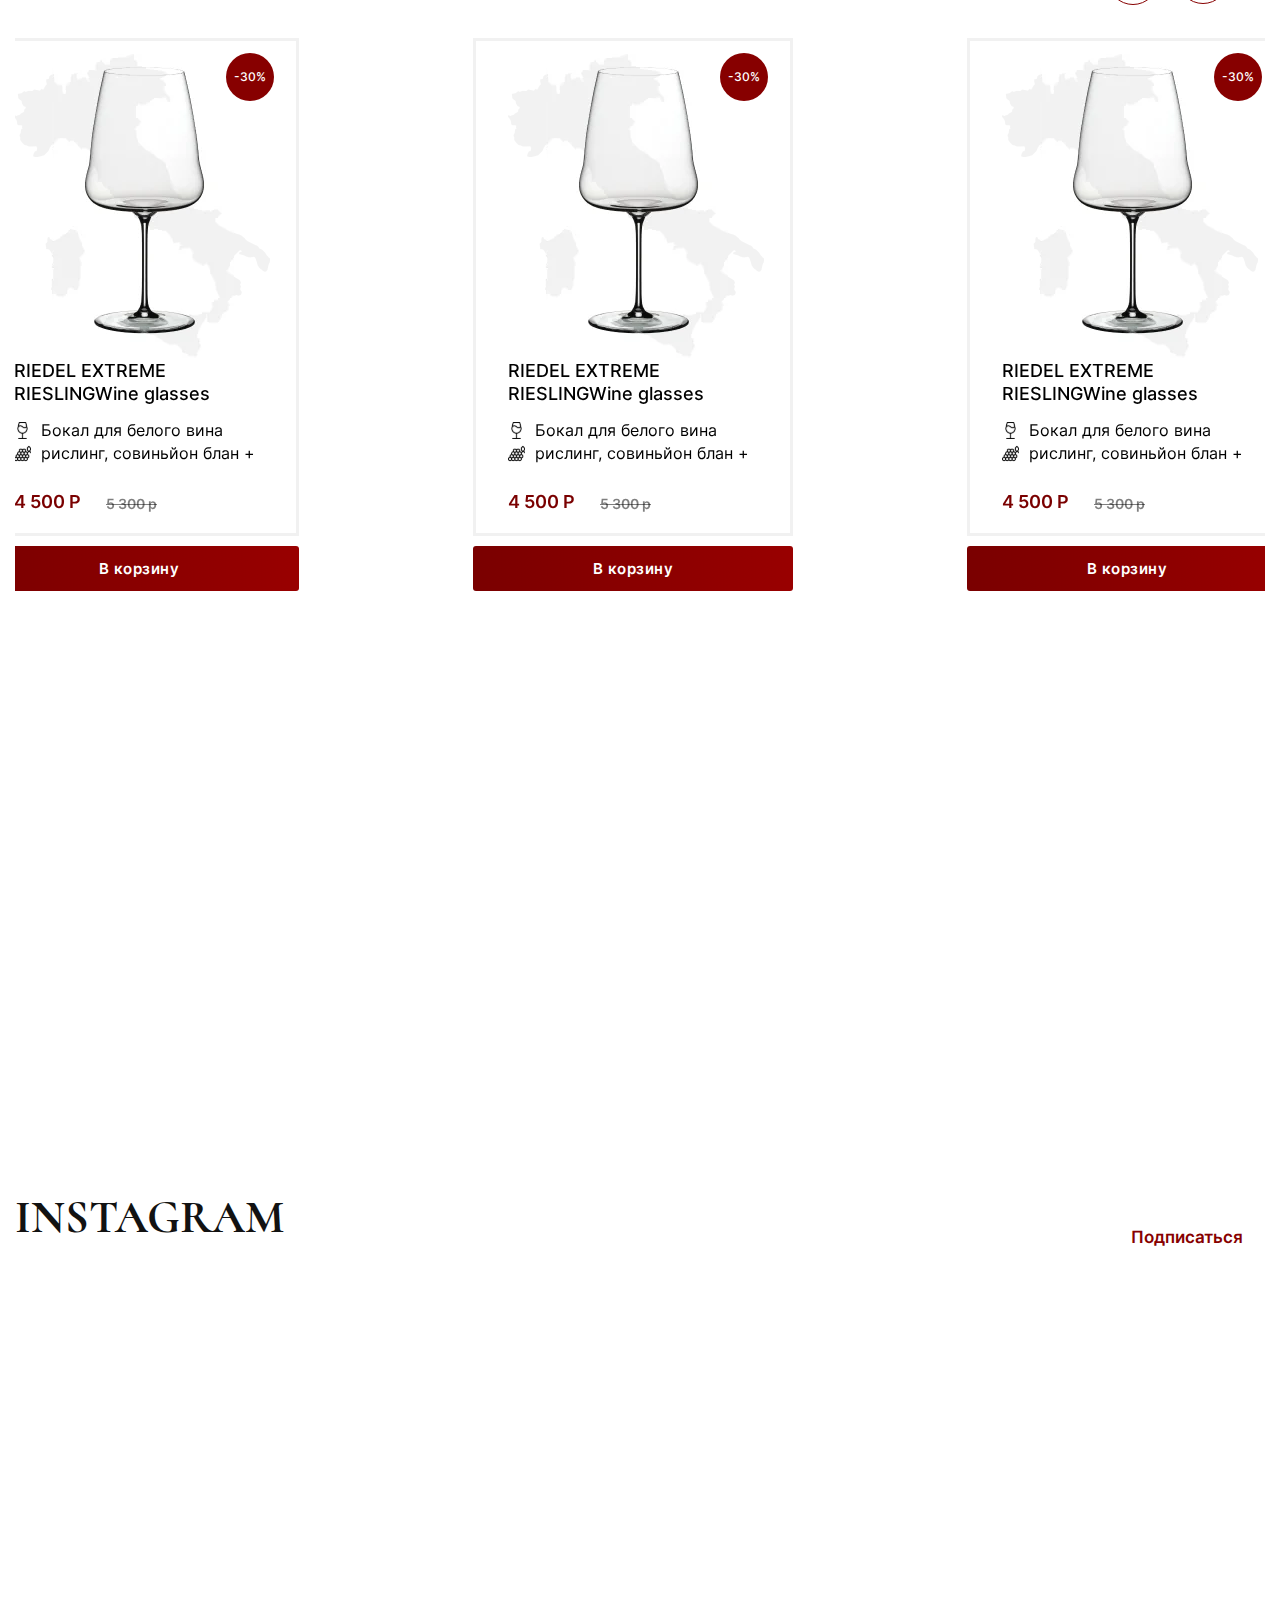
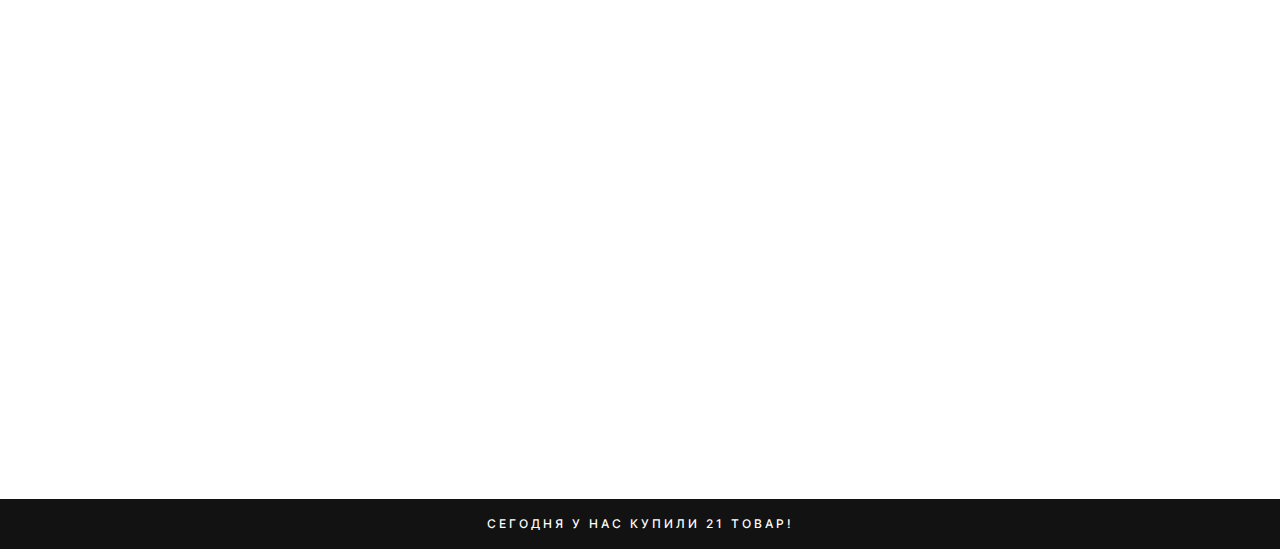
<file: wineglass.html>
<!DOCTYPE html><html lang="ru"><head>	<title>Wine Set - Бокалы</title>	<meta charset="UTF-8">	<meta name="format-detection" content="telephone=no">	<link rel="stylesheet" href="https://cdnjs.cloudflare.com/ajax/libs/animate.css/4.1.1/animate.min.css?_v=20211209204612" />	<link rel="stylesheet" href="https://unpkg.com/swiper/swiper-bundle.min.css?_v=20211209204612">	<link rel="stylesheet" href="css/style.min.css?_v=20211209204612">	<link rel="shortcut icon" href="favicon.ico">	<meta name="viewport" content="width=device-width, initial-scale=1.0"></head><body>	<div id="loader" class="loader">		<picture><source srcset="img/header/logo.svg" type="image/webp"><img class="loader__image" src="img/header/logo.svg?_v=1639075572848" alt="Logo image"></picture>	</div>	<div class="wrapper">		<header class="header">  <div class="header__wrapper">    <div class="header__top-container">    <div class="header__top animate__animated animate__fadeInUp">      <div class="header__logo">        <a href="index.html"><picture><source srcset="img/header/logo.svg" type="image/webp"><img src="img/header/logo.svg?_v=1639075572848" alt="logo"></picture></a>      </div>      <div class="header__search">        <div class="search-form">          <button type="button" class="search-form__icon _icon-search"></button>          <form action="#" class="search-form__item">            <input autocomplete="off" type="text" name="form[]" placeholder="Найти напиток..."              class="search-form__input">            <button type="submit" class="search-form__btn _icon-search"></button>          </form>        </div>      </div>      <div data-da=".menu__body, 991, last" class="header__buttons">        <a class="header__btn btn" href="personal.html">Оформить заказ</a>        <div class="header__callback _icon-arrow-down">Связаться с нами</div>      </div>      <button type="button" class="icon-menu">        <span></span>        <span></span>        <span></span>      </button>    </div>    </div>    <div class="header__down-container _container">      <div class="header__down">        <div class="header__menu menu">          <nav class="menu__body">            <ul data-spollers="991.98,max" data-one-spoller class="menu__list">              <li class="menu__item">                <a href="gift.html" class="menu__link animate__animated animate__fadeIn">Подарочные наборы</a>                <button data-spoller type="button" class="menu__arrow _icon-arrow-down animate__animated animate__fadeIn"></button>                <ul class="menu__sub-list">                  <div class="menu__sub-row">                    <li class="menu__sub-item">                      <a href="#" class="menu__sub-link">C бокалами</a>                    </li>                    <li class="menu__sub-item">                      <a href="#" class="menu__sub-link">C деликатесами</a>                    </li>                  </div>                </ul>              </li>              <li class="menu__item">                <a href="wine.html" class="menu__link animate__animated animate__fadeIn">Вино и алкоголь</a>                <button data-spoller type="button" class="menu__arrow _icon-arrow-down animate__animated animate__fadeIn sl-one"></button>                <ul class="menu__sub-list">                  <div class="menu__sub-row">                    <li class="menu__sub-item">                      <a href="#" class="menu__sub-link">Вино</a>                    </li>                    <li class="menu__sub-item">                      <a href="#" class="menu__sub-link">Игристое</a>                    </li>                    <li class="menu__sub-item">                      <a href="#" class="menu__sub-link">Шампанское</a>                    </li>                  </div>                  <div class="menu__sub-row">                    <li class="menu__sub-item">                      <a href="#" class="menu__sub-link">Виски</a>                    </li>                    <li class="menu__sub-item">                      <a href="#" class="menu__sub-link">Водка</a>                    </li>                    <li class="menu__sub-item">                      <a href="#" class="menu__sub-link">Кальвадос</a>                    </li>                    <li class="menu__sub-item">                      <a href="#" class="menu__sub-link">Ром</a>                    </li>                    <li class="menu__sub-item">                      <a href="#" class="menu__sub-link">Коньяк</a>                    </li>                    <li class="menu__sub-item">                      <a href="#" class="menu__sub-link">Другие напитки</a>                    </li>                  </div>                </ul>              </li>              <li class="menu__item">                <a href="delicacies.html" class="menu__link animate__animated animate__fadeIn">Деликатесы</a>                <button data-spoller type="button" class="menu__arrow _icon-arrow-down animate__animated animate__fadeIn"></button>                <ul class="menu__sub-list">                  <div class="menu__sub-row">                    <li class="menu__sub-item">                      <a href="#" class="menu__sub-link">Оливки</a>                    </li>                    <li class="menu__sub-item">                      <a href="#" class="menu__sub-link">Сыры</a>                    </li>                    <li class="menu__sub-item">                      <a href="#" class="menu__sub-link">Колбасы</a>                    </li>                    <li class="menu__sub-item">                      <a href="#" class="menu__sub-link">Паштет</a>                    </li>                    <li class="menu__sub-item">                      <a href="#" class="menu__sub-link">Икра</a>                    </li>                    <li class="menu__sub-item">                      <a href="#" class="menu__sub-link">Орехи/снеки</a>                    </li>                    <li class="menu__sub-item">                      <a href="#" class="menu__sub-link">Шоколад</a>                    </li>                  </div>                </ul>              </li>              <li class="menu__item">                <a href="wineglass.html" class="menu__link animate__animated animate__fadeIn">Бокалы и свечи</a>                <button data-spoller type="button" class="menu__arrow _icon-arrow-down animate__animated animate__fadeIn"></button>                <ul class="menu__sub-list">                  <div class="menu__sub-row">                    <li class="menu__sub-item">                      <a href="#" class="menu__sub-link">Бокалы вино</a>                    </li>                    <li class="menu__sub-item">                      <a href="#" class="menu__sub-link">Бокалы шампанки</a>                    </li>                    <li class="menu__sub-item">                      <a href="#" class="menu__sub-link">Роксы</a>                    </li>                  </div>                  <div class="menu__sub-row">                    <li class="menu__sub-item">                      <a href="#" class="menu__sub-link">Свечи</a>                    </li>                    <li class="menu__sub-item">                      <a href="#" class="menu__sub-link">Нож сомелье</a>                    </li>                    <li class="menu__sub-item">                      <a href="#" class="menu__sub-link">Палочки для суши</a>                    </li>                    <li class="menu__sub-item">                      <a href="#" class="menu__sub-link">Нарезочная доска</a>                    </li>                  </div>                </ul>              </li>              <li class="menu__item">                <a href="box.html" class="menu__link animate__animated animate__fadeIn">Свой бокс</a>              </li>              <li class="menu__item">                <a href="blog.html" class="menu__link animate__animated animate__fadeIn">Блог</a>              </li>            </ul>          </nav>        </div>        <div data-da=".header__top, 991.98, 3" class="header__actions actions-header">          <a href="#" class="actions-header__item actions-header__item_favorites _icon-favorite animate__animated animate__fadeInDown"></a>          <div class="actions-header__item cart-header">            <a href="#" class="cart-header__icon _icon-cart animate__animated animate__fadeInDown"></a>            <div class="cart-header__body">              <ul class="cart-header__list cart-list"></ul>            </div>          </div>        </div>      </div>    </div>  </div></header>		<main class="page">			<div class="page__main-slider mod-slide wow animate__animated animate__fadeIn" data-wow-duration="1s"				data-wow-delay="0.3s">				<div class="slider-main__container _container">					<div class="slider-main__bodyy">						<div class="slider-main__slide mod-main">							<div class="mod-box">								<picture><source srcset="img/main-slider/5.webp" type="image/webp"><img class="mod-image" src="img/main-slider/5.jpg?_v=1639075572848" alt="Insert box here"></picture>								<div class="mod-text">									<h4 class="mod-mono">Special offer</h4>									<h3 class="mod-title">RIEDEL WING’S<br>WINE SET</h3>									<a class="mod-link" href="">ЗАКАЗАТЬ БОКАЛЫ RIEDEL</a>								</div>							</div>						</div>					</div>				</div>			</div>			<nav aria-label="page__breadcrumb">				<div class="breadcrumb__container">					<div class="_container">						<ul class="breadcrumb breadcrumb__wineglass wow animate__animated animate__fadeIn" data-wow-duration="2s" data-wow-delay="1.5s">							<a class="breadcrumb-link" href="index.html">								<li class="breadcrumb-item">Главная</li>							</a>							<a class="breadcrumb-link" href="gift.html">								<li class="breadcrumb-item">Бокалы и свечи</li>							</a>							<a class="breadcrumb-link" href="#">								<li class="breadcrumb-item active">Бокалы</li>							</a>						</ul>					</div>				</div>			</nav>			<section class="page__wineglass wineglass">				<div class="wineglass__container _container">					<div class="wineglass__info">						<div class="wineglass__column">							<h2 class="wineglass__title title">Бокалы</h2>							<a class="wineglass__link btn-link" href="#">БОКАЛЫ В ПОДАРОЧНОЙ УПАКОВКЕ</a>						</div>						<div class="wineglass__column column-wineglass">							<div class="column-wineglass__one">								<p>Представленные бокалы отличаются изысканным дизайном и безупречным качеством.</p>								<p>Необычные запоминающиеся серии включают в себя бокалы для различных вин и напитков: для белого и									красного вина, шампанского и других напитков.</p>							</div>							<div class="column-wineglass__two">								<p>Форма чаши каждого бокала уникальна, благодаря этому вы можете ощутить самые тонкие нюансы вкуса									своих напитков.</p>								<p>Бокалы вы можете приобрести как отдельно, так и в красивой подарочной упаковке.</p>							</div>						</div>					</div>					<div class="wineglass__filters filters">						<div class="filters__main">							<div id="fs" class="filter-select">								<div class="filter-select__body">									<div id="fr" class="filter-select__title _icon-arrow-down">Бокалы</div>								</div>								<div id="ms" class="filter-select__menu menu-select menu-select__big">									<div id="msb" class="menu-select__body">										<label class="checkbox checkbox__big">											<input data-error="Ошибка" class="checkbox__input" type="checkbox" value="1" name="form[]">											<span class="checkbox__text"><span>Игристое/Шампанское</span></span>										</label>										<label class="checkbox checkbox__big">											<input data-error="Ошибка" class="checkbox__input" type="checkbox" value="2" name="form[]">											<span class="checkbox__text"><span>Виски</span></span>										</label>										<label class="checkbox checkbox__big">											<input data-error="Ошибка" class="checkbox__input" type="checkbox" value="3" name="form[]">											<span class="checkbox__text"><span>Коньяк</span></span>										</label>										<label class="checkbox checkbox__big">											<input data-error="Ошибка" class="checkbox__input" type="checkbox" value="4" name="form[]">											<span class="checkbox__text"><span>Ром</span></span>										</label>										<label class="checkbox checkbox__big">											<input data-error="Ошибка" class="checkbox__input" type="checkbox" value="4" name="form[]">											<span class="checkbox__text"><span>Водка</span></span>										</label>										<label class="checkbox checkbox__big">											<input data-error="Ошибка" class="checkbox__input" type="checkbox" value="4" name="form[]">											<span class="checkbox__text"><span>Дистиляты</span></span>										</label>										<label class="checkbox checkbox__big">											<input data-error="Ошибка" class="checkbox__input" type="checkbox" value="4" name="form[]">											<span class="checkbox__text"><span>Бренди</span></span>										</label>									</div>									<button type="submit" class="menu-select__btn">Применить</button>								</div>							</div>						</div>						<div class="filter__second">							<div id="fs1" class="filter-select">								<div id="ms1" class="filter-select__body filter-select__body_white">									<div class="filter-select__title _icon-arrow-down">Цвет</div>								</div>								<div id="msb1" class="filter-select__menu menu-select">									<div class="menu-select__body">										<label class="checkbox">											<input data-error="Ошибка" class="checkbox__input" type="checkbox" value="1" name="form[]">											<span class="checkbox__text"><span>Параматр 1</span></span>										</label>										<label class="checkbox">											<input data-error="Ошибка" class="checkbox__input" type="checkbox" value="2" name="form[]">											<span class="checkbox__text"><span>Параметр 2</span></span>										</label>										<label class="checkbox">											<input data-error="Ошибка" class="checkbox__input" type="checkbox" value="3" name="form[]">											<span class="checkbox__text"><span>Параметр 3</span></span>										</label>										<label class="checkbox">											<input data-error="Ошибка" class="checkbox__input" type="checkbox" value="4" name="form[]">											<span class="checkbox__text"><span>Параметр 4</span></span>										</label>										<label class="checkbox">											<input data-error="Ошибка" class="checkbox__input" type="checkbox" value="5" name="form[]">											<span class="checkbox__text"><span>Параметр 5</span></span>										</label>										<label class="checkbox">											<input data-error="Ошибка" class="checkbox__input" type="checkbox" value="6" name="form[]">											<span class="checkbox__text"><span>Параметр 6</span></span>										</label>										<label class="checkbox">											<input data-error="Ошибка" class="checkbox__input" type="checkbox" value="7" name="form[]">											<span class="checkbox__text"><span>Параметр 7</span></span>										</label>									</div>									<button type="submit" class="menu-select__btn">Применить</button>								</div>							</div>							<div id="fs2" class="filter-select">								<div id="ms2" class="filter-select__body filter-select__body_white">									<div class="filter-select__title _icon-arrow-down">Страна</div>								</div>								<div id="msb2" class="filter-select__menu menu-select">									<div class="menu-select__body">										<label class="checkbox">											<input data-error="Ошибка" class="checkbox__input" type="checkbox" value="1" name="form[]">											<span class="checkbox__text"><span>Параматр 1</span></span>										</label>										<label class="checkbox">											<input data-error="Ошибка" class="checkbox__input" type="checkbox" value="2" name="form[]">											<span class="checkbox__text"><span>Параметр 2</span></span>										</label>										<label class="checkbox">											<input data-error="Ошибка" class="checkbox__input" type="checkbox" value="3" name="form[]">											<span class="checkbox__text"><span>Параметр 3</span></span>										</label>										<label class="checkbox">											<input data-error="Ошибка" class="checkbox__input" type="checkbox" value="4" name="form[]">											<span class="checkbox__text"><span>Параметр 4</span></span>										</label>										<label class="checkbox">											<input data-error="Ошибка" class="checkbox__input" type="checkbox" value="1" name="form[]">											<span class="checkbox__text"><span>Параметр 5</span></span>										</label>										<label class="checkbox">											<input data-error="Ошибка" class="checkbox__input" type="checkbox" value="2" name="form[]">											<span class="checkbox__text"><span>Параметр 6</span></span>										</label>										<label class="checkbox">											<input data-error="Ошибка" class="checkbox__input" type="checkbox" value="3" name="form[]">											<span class="checkbox__text"><span>Параметр 7</span></span>										</label>									</div>									<button type="submit" class="menu-select__btn">Применить</button>								</div>							</div>							<div id="fs3" class="filter-select">								<div id="ms3" class="filter-select__body filter-select__body_white">									<div class="filter-select__title _icon-arrow-down">Цена</div>								</div>								<div id="msb3" class="filter-select__menu menu-select">									<div class="menu-select__body">										<label class="checkbox">											<input data-error="Ошибка" class="checkbox__input" type="checkbox" value="1" name="form[]">											<span class="checkbox__text"><span>Параматр 1</span></span>										</label>										<label class="checkbox">											<input data-error="Ошибка" class="checkbox__input" type="checkbox" value="2" name="form[]">											<span class="checkbox__text"><span>Параметр 2</span></span>										</label>										<label class="checkbox">											<input data-error="Ошибка" class="checkbox__input" type="checkbox" value="3" name="form[]">											<span class="checkbox__text"><span>Параметр 3</span></span>										</label>										<label class="checkbox">											<input data-error="Ошибка" class="checkbox__input" type="checkbox" value="4" name="form[]">											<span class="checkbox__text"><span>Параметр 4</span></span>										</label>										<label class="checkbox">											<input data-error="Ошибка" class="checkbox__input" type="checkbox" value="1" name="form[]">											<span class="checkbox__text"><span>Параметр 5</span></span>										</label>										<label class="checkbox">											<input data-error="Ошибка" class="checkbox__input" type="checkbox" value="2" name="form[]">											<span class="checkbox__text"><span>Параметр 6</span></span>										</label>										<label class="checkbox">											<input data-error="Ошибка" class="checkbox__input" type="checkbox" value="3" name="form[]">											<span class="checkbox__text"><span>Параметр 7</span></span>										</label>									</div>									<button type="submit" class="menu-select__btn">Применить</button>								</div>							</div>							<div id="fs4" class="filter-select">								<div id="ms4" class="filter-select__body filter-select__body_white">									<div class="filter-select__title _icon-arrow-down">Сочетание</div>								</div>								<div id="msb4" class="filter-select__menu menu-select">									<div class="menu-select__body">										<label class="checkbox">											<input data-error="Ошибка" class="checkbox__input" type="checkbox" value="1" name="form[]">											<span class="checkbox__text"><span>Параматр 1</span></span>										</label>										<label class="checkbox">											<input data-error="Ошибка" class="checkbox__input" type="checkbox" value="2" name="form[]">											<span class="checkbox__text"><span>Параметр 2</span></span>										</label>										<label class="checkbox">											<input data-error="Ошибка" class="checkbox__input" type="checkbox" value="3" name="form[]">											<span class="checkbox__text"><span>Параметр 3</span></span>										</label>										<label class="checkbox">											<input data-error="Ошибка" class="checkbox__input" type="checkbox" value="4" name="form[]">											<span class="checkbox__text"><span>Параметр 4</span></span>										</label>										<label class="checkbox">											<input data-error="Ошибка" class="checkbox__input" type="checkbox" value="1" name="form[]">											<span class="checkbox__text"><span>Параметр 5</span></span>										</label>										<label class="checkbox">											<input data-error="Ошибка" class="checkbox__input" type="checkbox" value="2" name="form[]">											<span class="checkbox__text"><span>Параметр 6</span></span>										</label>										<label class="checkbox">											<input data-error="Ошибка" class="checkbox__input" type="checkbox" value="3" name="form[]">											<span class="checkbox__text"><span>Параметр 7</span></span>										</label>									</div>									<button type="submit" class="menu-select__btn">Применить</button>								</div>							</div>						</div>					</div>					<div class="wineglass__products">						<div class="wineglass__inner">							<div data-pid="1" class="product-box">								<a href="product.html" class="product-box__slide">									<div class="product-box__image">										<picture><source srcset="img/1.webp" type="image/webp"><img src="img/1.png?_v=1639075572848" alt="product image"></picture>									</div>									<div class="product-box__label">-30%</div>									<div class="product-box__name">Riedel Extreme Riesling<span>Wine glasses</span></div>									<div class="product-box__info">										<picture><source srcset="img/recomend-slider/wine-icon.svg" type="image/webp"><img src="img/recomend-slider/wine-icon.svg?_v=1639075572848" alt="wine-icon"></picture>										<div class="product-box__descr">Бокал для белого вина</div>									</div>									<div class="product-box__info">										<picture><source srcset="img/recomend-slider/grape-icon.svg" type="image/webp"><img src="img/recomend-slider/grape-icon.svg?_v=1639075572848" alt="grape-icon"></picture>										<div class="product-box__descr">рислинг, совиньйон блан +</div>									</div>									<div class="product-box__price">										<div class="product-box__price-new">4 500 р</div>										<div class="product-box__price-old">5 300 р</div>									</div>								</a>								<button class="product-box__buttom">В корзину</button>							</div>							<div data-pid="2" class="product-box">								<a href="product.html" class="product-box__slide">									<div class="product-box__image">										<picture><source srcset="img/1.webp" type="image/webp"><img src="img/1.png?_v=1639075572848" alt="product image"></picture>									</div>									<div class="product-box__label">-30%</div>									<div class="product-box__name">Riedel Extreme Riesling<span>Wine glasses</span></div>									<div class="product-box__info">										<picture><source srcset="img/recomend-slider/wine-icon.svg" type="image/webp"><img src="img/recomend-slider/wine-icon.svg?_v=1639075572848" alt="wine-icon"></picture>										<div class="product-box__descr">Бокал для белого вина</div>									</div>									<div class="product-box__info">										<picture><source srcset="img/recomend-slider/grape-icon.svg" type="image/webp"><img src="img/recomend-slider/grape-icon.svg?_v=1639075572848" alt="grape-icon"></picture>										<div class="product-box__descr">рислинг, совиньйон блан +</div>									</div>									<div class="product-box__price">										<div class="product-box__price-new">4 500 р</div>										<div class="product-box__price-old">5 300 р</div>									</div>								</a>								<button class="product-box__buttom">В корзину</button>							</div>							<div data-pid="3" class="product-box">								<a href="product.html" class="product-box__slide">									<div class="product-box__image">										<picture><source srcset="img/1.webp" type="image/webp"><img src="img/1.png?_v=1639075572848" alt="product image"></picture>									</div>									<div class="product-box__label">-30%</div>									<div class="product-box__name">Riedel Extreme Riesling<span>Wine glasses</span></div>									<div class="product-box__info">										<picture><source srcset="img/recomend-slider/wine-icon.svg" type="image/webp"><img src="img/recomend-slider/wine-icon.svg?_v=1639075572848" alt="wine-icon"></picture>										<div class="product-box__descr">Бокал для белого вина</div>									</div>									<div class="product-box__info">										<picture><source srcset="img/recomend-slider/grape-icon.svg" type="image/webp"><img src="img/recomend-slider/grape-icon.svg?_v=1639075572848" alt="grape-icon"></picture>										<div class="product-box__descr">рислинг, совиньйон блан +</div>									</div>									<div class="product-box__price">										<div class="product-box__price-new">4 500 р</div>										<div class="product-box__price-old">5 300 р</div>									</div>								</a>								<button class="product-box__buttom">В корзину</button>							</div>							<div data-pid="4" class="product-box">								<a href="product.html" class="product-box__slide">									<div class="product-box__image">										<picture><source srcset="img/1.webp" type="image/webp"><img src="img/1.png?_v=1639075572848" alt="product image"></picture>									</div>									<div class="product-box__label">-30%</div>									<div class="product-box__name">Riedel Extreme Riesling<span>Wine glasses</span></div>									<div class="product-box__info">										<picture><source srcset="img/recomend-slider/wine-icon.svg" type="image/webp"><img src="img/recomend-slider/wine-icon.svg?_v=1639075572848" alt="wine-icon"></picture>										<div class="product-box__descr">Бокал для белого вина</div>									</div>									<div class="product-box__info">										<picture><source srcset="img/recomend-slider/grape-icon.svg" type="image/webp"><img src="img/recomend-slider/grape-icon.svg?_v=1639075572848" alt="grape-icon"></picture>										<div class="product-box__descr">рислинг, совиньйон блан +</div>									</div>									<div class="product-box__price">										<div class="product-box__price-new">4 500 р</div>										<div class="product-box__price-old">5 300 р</div>									</div>								</a>								<button class="product-box__buttom">В корзину</button>							</div>							<div data-pid="5" class="product-box">								<a href="product.html" class="product-box__slide">									<div class="product-box__image">										<picture><source srcset="img/1.webp" type="image/webp"><img src="img/1.png?_v=1639075572848" alt="product image"></picture>									</div>									<div class="product-box__label">-30%</div>									<div class="product-box__name">Riedel Extreme Riesling<span>Wine glasses</span></div>									<div class="product-box__info">										<picture><source srcset="img/recomend-slider/wine-icon.svg" type="image/webp"><img src="img/recomend-slider/wine-icon.svg?_v=1639075572848" alt="wine-icon"></picture>										<div class="product-box__descr">Бокал для белого вина</div>									</div>									<div class="product-box__info">										<picture><source srcset="img/recomend-slider/grape-icon.svg" type="image/webp"><img src="img/recomend-slider/grape-icon.svg?_v=1639075572848" alt="grape-icon"></picture>										<div class="product-box__descr">рислинг, совиньйон блан +</div>									</div>									<div class="product-box__price">										<div class="product-box__price-new">4 500 р</div>										<div class="product-box__price-old">5 300 р</div>									</div>								</a>								<button class="product-box__buttom">В корзину</button>							</div>							<div data-pid="6" class="product-box">								<a href="product.html" class="product-box__slide">									<div class="product-box__image">										<picture><source srcset="img/1.webp" type="image/webp"><img src="img/1.png?_v=1639075572848" alt="product image"></picture>									</div>									<div class="product-box__label">-30%</div>									<div class="product-box__name">Riedel Extreme Riesling<span>Wine glasses</span></div>									<div class="product-box__info">										<picture><source srcset="img/recomend-slider/wine-icon.svg" type="image/webp"><img src="img/recomend-slider/wine-icon.svg?_v=1639075572848" alt="wine-icon"></picture>										<div class="product-box__descr">Бокал для белого вина</div>									</div>									<div class="product-box__info">										<picture><source srcset="img/recomend-slider/grape-icon.svg" type="image/webp"><img src="img/recomend-slider/grape-icon.svg?_v=1639075572848" alt="grape-icon"></picture>										<div class="product-box__descr">рислинг, совиньйон блан +</div>									</div>									<div class="product-box__price">										<div class="product-box__price-new">4 500 р</div>										<div class="product-box__price-old">5 300 р</div>									</div>								</a>								<button class="product-box__buttom">В корзину</button>							</div>							<div data-pid="7" class="product-box">								<a href="product.html" class="product-box__slide">									<div class="product-box__image">										<picture><source srcset="img/1.webp" type="image/webp"><img src="img/1.png?_v=1639075572848" alt="product image"></picture>									</div>									<div class="product-box__label">-30%</div>									<div class="product-box__name">Riedel Extreme Riesling<span>Wine glasses</span></div>									<div class="product-box__info">										<picture><source srcset="img/recomend-slider/wine-icon.svg" type="image/webp"><img src="img/recomend-slider/wine-icon.svg?_v=1639075572848" alt="wine-icon"></picture>										<div class="product-box__descr">Бокал для белого вина</div>									</div>									<div class="product-box__info">										<picture><source srcset="img/recomend-slider/grape-icon.svg" type="image/webp"><img src="img/recomend-slider/grape-icon.svg?_v=1639075572848" alt="grape-icon"></picture>										<div class="product-box__descr">рислинг, совиньйон блан +</div>									</div>									<div class="product-box__price">										<div class="product-box__price-new">4 500 р</div>										<div class="product-box__price-old">5 300 р</div>									</div>								</a>								<button class="product-box__buttom">В корзину</button>							</div>							<div data-pid="8" class="product-box">								<a href="product.html" class="product-box__slide">									<div class="product-box__image">										<picture><source srcset="img/1.webp" type="image/webp"><img src="img/1.png?_v=1639075572848" alt="product image"></picture>									</div>									<div class="product-box__label">-30%</div>									<div class="product-box__name">Riedel Extreme Riesling<span>Wine glasses</span></div>									<div class="product-box__info">										<picture><source srcset="img/recomend-slider/wine-icon.svg" type="image/webp"><img src="img/recomend-slider/wine-icon.svg?_v=1639075572848" alt="wine-icon"></picture>										<div class="product-box__descr">Бокал для белого вина</div>									</div>									<div class="product-box__info">										<picture><source srcset="img/recomend-slider/grape-icon.svg" type="image/webp"><img src="img/recomend-slider/grape-icon.svg?_v=1639075572848" alt="grape-icon"></picture>										<div class="product-box__descr">рислинг, совиньйон блан +</div>									</div>									<div class="product-box__price">										<div class="product-box__price-new">4 500 р</div>										<div class="product-box__price-old">5 300 р</div>									</div>								</a>								<button class="product-box__buttom">В корзину</button>							</div>						</div>					</div>				</div>			</section>			<div class="page__slider-recomed recomed-slider">				<div class="recomed-slider__container _container">					<h2 class="recomed-slider__title title">Рекомендуемые товары</h2>					<div class="recomed-slider__slider">						<div class="recomed-slider__controls controls">							<div class="controls-arrow slider-arrow">								<button class="slider-arrow slider-arrow_prevv" type="button"></button>								<button class="slider-arrow slider-arrow_nextt" type="button"></button>							</div>						</div>						<div class="recomed-slider__body _swiper">							<div class="product-box">								<a href="product.html" class="product-box__slide">									<div class="product-box__image">										<picture><source srcset="img/1.webp" type="image/webp"><img src="img/1.png?_v=1639075572848" alt="product image"></picture>									</div>									<div class="product-box__label">-30%</div>									<div class="product-box__name">RIEDEL EXTREME RIESLING<span>Wine glasses</span></div>									<div class="product-box__info">										<picture><source srcset="img/recomend-slider/wine-icon.svg" type="image/webp"><img src="img/recomend-slider/wine-icon.svg?_v=1639075572848" alt="wine-icon"></picture>										<div class="product-box__descr">Бокал для белого вина</div>									</div>									<div class="product-box__info">										<picture><source srcset="img/recomend-slider/grape-icon.svg" type="image/webp"><img src="img/recomend-slider/grape-icon.svg?_v=1639075572848" alt="grape-icon"></picture>										<div class="product-box__descr">рислинг, совиньйон блан +</div>									</div>									<div class="product-box__price">										<div class="product-box__price-new">4 500 р</div>										<div class="product-box__price-old">5 300 р</div>									</div>								</a>								<button class="product-box__buttom">В корзину</button>							</div>							<div class="product-box">								<a href="product.html" class="product-box__slide">									<div class="product-box__image">										<picture><source srcset="img/1.webp" type="image/webp"><img src="img/1.png?_v=1639075572848" alt="product image"></picture>									</div>									<div class="product-box__label">-30%</div>									<div class="product-box__name">RIEDEL EXTREME RIESLING<span>Wine glasses</span></div>									<div class="product-box__info">										<picture><source srcset="img/recomend-slider/wine-icon.svg" type="image/webp"><img src="img/recomend-slider/wine-icon.svg?_v=1639075572848" alt="wine-icon"></picture>										<div class="product-box__descr">Бокал для белого вина</div>									</div>									<div class="product-box__info">										<picture><source srcset="img/recomend-slider/grape-icon.svg" type="image/webp"><img src="img/recomend-slider/grape-icon.svg?_v=1639075572848" alt="grape-icon"></picture>										<div class="product-box__descr">рислинг, совиньйон блан +</div>									</div>									<div class="product-box__price">										<div class="product-box__price-new">4 500 р</div>										<div class="product-box__price-old">5 300 р</div>									</div>								</a>								<button class="product-box__buttom">В корзину</button>							</div>							<div class="product-box">								<a href="product.html" class="product-box__slide">									<div class="product-box__image">										<picture><source srcset="img/1.webp" type="image/webp"><img src="img/1.png?_v=1639075572848" alt="product image"></picture>									</div>									<div class="product-box__label">-30%</div>									<div class="product-box__name">RIEDEL EXTREME RIESLING<span>Wine glasses</span></div>									<div class="product-box__info">										<picture><source srcset="img/recomend-slider/wine-icon.svg" type="image/webp"><img src="img/recomend-slider/wine-icon.svg?_v=1639075572848" alt="wine-icon"></picture>										<div class="product-box__descr">Бокал для белого вина</div>									</div>									<div class="product-box__info">										<picture><source srcset="img/recomend-slider/grape-icon.svg" type="image/webp"><img src="img/recomend-slider/grape-icon.svg?_v=1639075572848" alt="grape-icon"></picture>										<div class="product-box__descr">рислинг, совиньйон блан +</div>									</div>									<div class="product-box__price">										<div class="product-box__price-new">4 500 р</div>										<div class="product-box__price-old">5 300 р</div>									</div>								</a>								<button class="product-box__buttom">В корзину</button>							</div>							<div class="product-box">								<a href="product.html" class="product-box__slide">									<div class="product-box__image">										<picture><source srcset="img/1.webp" type="image/webp"><img src="img/1.png?_v=1639075572848" alt="product image"></picture>									</div>									<div class="product-box__label">-30%</div>									<div class="product-box__name">RIEDEL EXTREME RIESLING<span>Wine glasses</span></div>									<div class="product-box__info">										<picture><source srcset="img/recomend-slider/wine-icon.svg" type="image/webp"><img src="img/recomend-slider/wine-icon.svg?_v=1639075572848" alt="wine-icon"></picture>										<div class="product-box__descr">Бокал для белого вина</div>									</div>									<div class="product-box__info">										<picture><source srcset="img/recomend-slider/grape-icon.svg" type="image/webp"><img src="img/recomend-slider/grape-icon.svg?_v=1639075572848" alt="grape-icon"></picture>										<div class="product-box__descr">рислинг, совиньйон блан +</div>									</div>									<div class="product-box__price">										<div class="product-box__price-new">4 500 р</div>										<div class="product-box__price-old">5 300 р</div>									</div>								</a>								<button class="product-box__buttom">В корзину</button>							</div>						</div>					</div>				</div>			</div>		</main>		<footer class="footer">  <div class="footer__decor" parallaxed>    <picture><source srcset="img/footer/foooter-wine.webp" type="image/webp"><img src="img/footer/foooter-wine.png?_v=1639075572848" alt="footer decor"></picture>  </div>  <div class="footer__container _container">    <div class="footer__body wow animate__animated animate__fadeInUp" data-wow-duration="1s" data-wow-delay="0s">      <div class="footer-box">        <picture><source srcset="img/footer/222.webp" type="image/webp"><img class="insert__image" src="img/footer/222.jpg?_v=1639075572848" alt="Insert box here"></picture>        <div class="footer-text">          <h4 class="insert__monogram">Sammelier Choise</h4>          <h3 class="footer-main">Не уверены в выборе? <br> Мы готовы помочь!</h3>          <a class="footer__banner-link" href="#">ЗАКАЗАТЬ КОНСУЛЬТАЦИЮ</a>        </div>      </div>    </div>    <div class="footer__top">      <h2 class="footer__title title">Instagram</h2>      <a class="footer__link btn-link" href="#">Подписаться</a>    </div>    <div class="footer__image wow animate__animated animate__fadeInUp" data-wow-duration="1s" data-wow-delay="0s">      <picture><source srcset="img/footer/01.webp" type="image/webp"><img src="img/footer/01.jpg?_v=1639075572848" alt="photo"></picture>      <picture><source srcset="img/footer/02.webp" type="image/webp"><img src="img/footer/02.jpg?_v=1639075572848" alt="photo"></picture>      <picture><source srcset="img/footer/03.webp" type="image/webp"><img src="img/footer/03.jpg?_v=1639075572848" alt="photo"></picture>      <picture><source srcset="img/footer/04.webp" type="image/webp"><img src="img/footer/04.jpg?_v=1639075572848" alt="photo"></picture>    </div>  </div>  <div class="footer__bottom wow animate__animated animate__fadeInUp" data-wow-duration="1s" data-wow-delay="0s">    <div class="footer__container _container">      <div class="footer__inner">        <div class="footer__logo">          <picture><source srcset="img/header/logo.svg" type="image/webp"><img src="img/header/logo.svg?_v=1639075572848" alt="footer logo"></picture>        </div>        <div class="footer__column">          <a class="footer__links" href="gift.html">Подарочные наборы</a>          <a class="footer__links" href="wine.html">Вино и алкоголь</a>          <a class="footer__links" href="delicacies.html">Деликатесы</a>          <a class="footer__links" href="wineglass.html">Бокалы и свечи</a>        </div>        <div class="footer__column">          <a class="footer__links" href="#">Политика приватности</a>          <a class="footer__links" href="#">Пользовательское соглашение</a>        </div>        <div class="footer__contacts">          <a class="footer__phone _icon-phone" href="tel:1235123123">1235123123, 15121231231</a>          <div class="footer__location _icon-location">Москва, проспект Василия Порика, 13​</div>          <div class="footer__social">            <a href="#"><picture><source srcset="img/footer/facebook.svg" type="image/webp"><img src="img/footer/facebook.svg?_v=1639075572848" alt="facebook icon"></picture></a>            <a href="#"><picture><source srcset="img/footer/telegram.svg" type="image/webp"><img src="img/footer/telegram.svg?_v=1639075572848" alt="telegram icon"></picture></a>            <a href="#"><picture><source srcset="img/footer/instagram.svg" type="image/webp"><img src="img/footer/instagram.svg?_v=1639075572848" alt="instagram icon"></picture></a>          </div>          <button class="footer__btn callback__button">Связаться с нами</button>        </div>      </div>    </div>  </div>  <div class="footer__label">Cегодня у нас купили 21 товар!</div></footer>	</div>	<div class="popup popup_contact">	<div class="popup_contact__container _container">		<div class="popup_contact-body">			<div class="popup_contact-header">				<span>Контакты</span>				<div class="popup__close">					<picture><source srcset="img/icons/popup-contacts/close.svg" type="image/webp"><img src="img/icons/popup-contacts/close.svg?_v=1639075572848" alt="close icon"></picture>				</div>			</div>			<div class="popup_contact-item item-contact">				<div class="item-contact__adress">					<span>Адрес:</span> г. Москва, ул. Нарвская, 1а, к.2				</div>				<div class="item-contact__phone">					<span>Телефон: </span><a href="tel:79197860276">+79197860276, +79689481268</a>				</div>				<div class="item-contact__mail">					<span>Email: </span><a href="mailto:zakaz@wineset.ru">zakaz@wineset.ru</a>				</div>			</div>			<div class="popup_contact-map map">				<div class="map__body">					<div style="width: 100%"><iframe width="100%" height="177px" frameborder="0" scrolling="no" marginheight="0"							marginwidth="0"							src="https://maps.google.com/maps?width=100%25&amp;height=571&amp;hl=ru&amp;q=1422%201st%20St.Napa,%20CA%2094559+(White%20Rock%20Restaurant)&amp;t=&amp;z=16&amp;ie=UTF8&amp;iwloc=B&amp;output=embed"><a								href="https://www.gps.ie/">gps vehicle tracker</a></iframe></div>				</div>			</div>			<div class="popup_contact-social social-contact">				<div class="social-contact__link">					<a href="#"><picture><source srcset="img/icons/popup-contacts/insta.svg" type="image/webp"><img src="img/icons/popup-contacts/insta.svg?_v=1639075572848" alt="instagram icon"></picture></a>					<a href="#"><picture><source srcset="img/icons/popup-contacts/teleg.svg" type="image/webp"><img src="img/icons/popup-contacts/teleg.svg?_v=1639075572848" alt="telegram icon"></picture></a>					<a href="#"><picture><source srcset="img/icons/popup-contacts/face.svg" type="image/webp"><img src="img/icons/popup-contacts/face.svg?_v=1639075572848" alt="facebook icon"></picture></a>				</div>			</div>			<div class="popup_contact-button">				<button type="submit" class="popup_contact-btn btn">Узнать больше</button>			</div>		</div>	</div></div><div class="popup cart--popup">	<div class="popup_contact-body cart--popup__body">		<div class="popup_contact-header cart--popup__header">			<span>Ваша корзина</span>			<div class="popup__close">				<picture><source srcset="img/icons/popup-contacts/close.svg" type="image/webp"><img src="img/icons/popup-contacts/close.svg?_v=1639075572848" alt="close icon"></picture>			</div>		</div>		<div class="cart--popup__wrapper">			<div class="cart--popup__products">			</div>			<div class="cart--popup__footer">				<div class="cart--popup__footer-inner">					<div class="cart--popup__footer-title">Итого</div>					<div class="cart--popup__footer-price">4 500 р					</div>				</div>			</div>			<div class="cart--popup__footer-info">Важная и не очень информация по поводу доставки</div>			<div class="popup_contact-button">				<button onclick="location.href='cart.html'" type="button" class="popup_contact-btn cart--popup__btn">Оформить заказ</button>			</div>		</div>	</div></div><div class="popup like--popup">	<div class="popup_contact-body like--popup__body">		<div class="popup_contact-header like--popup__header">			<span>Ваш список желаний</span>			<div class="popup__close">				<picture><source srcset="img/icons/popup-contacts/close.svg" type="image/webp"><img src="img/icons/popup-contacts/close.svg?_v=1639075572848" alt="close icon"></picture>			</div>		</div>		<div class="like--popup__wrapper">			<div class="like--popup__products">				<div class="like-list__inner">					<div class="like-list__body">						<a href="product.html" class="like-list__image"><picture><source srcset="img/wine-bottle.webp" type="image/webp"><img src="img/wine-bottle.png?_v=1639075572848" alt="wime image"></picture>						</a>						<div class="like-list__wrapper">							<div class="like-list__sub-title">Вино красное сухое</div>							<a href="product.html" class="like-list__title">Tenuta argentiera bolgheri								superiore</a>						</div>					</div>					<a href="#" class="like-list__delete">						<picture><source srcset="img/icons/popup-contacts/close-black.svg" type="image/webp"><img src="img/icons/popup-contacts/close-black.svg?_v=1639075572848" alt="close icon"></picture></a>				</div>			</div>			<div class="like--popup__products">				<div class="like-list__inner">					<div class="like-list__body">						<a href="product.html" class="like-list__image"><picture><source srcset="img/wine-bottle.webp" type="image/webp"><img src="img/wine-bottle.png?_v=1639075572848" alt="wime image"></picture>						</a>						<div class="like-list__wrapper">							<div class="like-list__sub-title">Вино красное сухое</div>							<a href="product.html" class="like-list__title">Tenuta argentiera bolgheri								superiore</a>						</div>					</div>					<a href="#" class="like-list__delete">						<picture><source srcset="img/icons/popup-contacts/close-black.svg" type="image/webp"><img src="img/icons/popup-contacts/close-black.svg?_v=1639075572848" alt="close icon"></picture></a>				</div>			</div>			<div class="like--popup__products">				<div class="like-list__inner">					<div class="like-list__body">						<a href="product.html" class="like-list__image"><picture><source srcset="img/wine-bottle.webp" type="image/webp"><img src="img/wine-bottle.png?_v=1639075572848" alt="wime image"></picture>						</a>						<div class="like-list__wrapper">							<div class="like-list__sub-title">Вино красное сухое</div>							<a href="product.html" class="like-list__title">Tenuta argentiera bolgheri								superiore</a>						</div>					</div>					<a href="#" class="like-list__delete">						<picture><source srcset="img/icons/popup-contacts/close-black.svg" type="image/webp"><img src="img/icons/popup-contacts/close-black.svg?_v=1639075572848" alt="close icon"></picture></a>				</div>			</div>			<div class="popup_contact-button">				<button onclick="location.href='cart.html'" type="button" class="popup_contact-btn cart--popup__btn">Оформить заказ</button>			</div>		</div>	</div></div><div class="popup popup__in-cart">	<div class="popup__in-cart--header">		<span>Добавлено в корзину</span>		<div class="popup__close">			<picture><source srcset="img/icons/popup-contacts/close.svg" type="image/webp"><img src="img/icons/popup-contacts/close.svg?_v=1639075572848" alt="close icon"></picture>		</div>	</div>	<div class="popup__in-cart--body">		<div class="popup__in-cart--text">			Товар <span>Sauvignon blanc marlborough sun</span>			успешно добавлен в список покупок		</div>		<div class="popup__in-cart--buttons">			<button type="submit" class="popup__in-cart--btn">В корзину</button>			<button onclick="location.href='cart.html'" type="button" class="popup__in-cart--order">Оформить заказ</button>		</div>	</div></div><div class="popup popup__comment">	<div class="popup__comment-body">		<div class="popup__comment-title">Добавить отзыв</div>		<input class="popup__comment-input input _req" autocomplete="off" type="text" name="form[]" data-error="Ошибка"			placeholder="Введите своe имя...">		<div class="popup__comment-rating">			<div class="form__item">				<div data-ajax="true" class="rating rating_set">					<div class="rating__body">						<div class="rating__active"></div>						<div class="rating__items _req">							<input type="radio" class="rating__item" value="1" name="rating">							<input type="radio" class="rating__item" value="2" name="rating">							<input type="radio" class="rating__item" value="3" name="rating">							<input type="radio" class="rating__item" value="4" name="rating">							<input type="radio" class="rating__item" value="5" name="rating">						</div>					</div>					<div class="rating__value"></div>				</div>			</div>		</div>		<textarea class="popup__comment-area _req" placeholder="Ваш комментарий..."></textarea>		<button type="submit" class="popup__comment-btn">Отправить</button>	</div></div>	<script src="js/vendors.min.js?_v=20211209204612"></script><script src="js/app.min.js?_v=20211209204612"></script></body></html>
</file>
<file: css/style.min.css>
@charset "UTF-8";@font-face{font-family:AlexBrush;font-display:swap;src:url(../fonts/AlexBrush-Regular.woff) format("woff"),url(../fonts/AlexBrush-Regular.woff2) format("woff2");font-weight:400;font-style:normal}@font-face{font-family:Cormorant;font-display:swap;src:url(../fonts/Cormorant-Bold.woff) format("woff"),url(../fonts/Cormorant-Bold.woff2) format("woff2");font-weight:700;font-style:normal}@font-face{font-family:Cormorant;font-display:swap;src:url(../fonts/Cormorant-Medium.woff) format("woff"),url(../fonts/Cormorant-Medium.woff2) format("woff2");font-weight:500;font-style:normal}@font-face{font-family:Inter;font-display:swap;src:url(../fonts/Inter-Regular.woff) format("woff"),url(../fonts/Inter-Regular.woff2) format("woff2");font-weight:400;font-style:normal}@font-face{font-family:Inter;font-display:swap;src:url(../fonts/Inter-Medium.woff) format("woff"),url(../fonts/Inter-Medium.woff2) format("woff2");font-weight:500;font-style:normal}@font-face{font-family:Inter;font-display:swap;src:url(../fonts/Inter-SemiBold.woff) format("woff"),url(../fonts/Inter-SemiBold.woff2) format("woff2");font-weight:600;font-style:normal}@font-face{font-family:Inter;font-display:swap;src:url(../fonts/Inter-Bold.woff) format("woff"),url(../fonts/Inter-Bold.woff2) format("woff2");font-weight:700;font-style:normal}@font-face{font-family:Inter;font-display:swap;src:url(../fonts/Inter-ExtraBold.woff) format("woff"),url(../fonts/Inter-ExtraBold.woff2) format("woff2");font-weight:800;font-style:normal}@font-face{font-family:Roboto;font-display:swap;src:url(../fonts/Roboto-Medium.woff) format("woff"),url(../fonts/Roboto-Medium.woff2) format("woff2");font-weight:400;font-style:normal}@font-face{font-family:Roboto;font-display:swap;src:url(../fonts/Roboto-Regular.woff) format("woff"),url(../fonts/Roboto-Regular.woff2) format("woff2");font-weight:400;font-style:normal}@font-face{font-family:icons;font-display:swap;src:url(../fonts/icons.woff) format("woff"),url(../fonts/icons.woff2) format("woff2");font-weight:400;font-style:normal}@font-face{font-family:icons;font-display:swap;src:url(../fonts/icons.woff) format("woff"),url(../fonts/icons.woff2) format("woff2");font-weight:400;font-style:normal}@font-face{font-family:icons;font-display:swap;src:url(../fonts/icons.woff) format("woff"),url(../fonts/icons.woff2#icons) format("woff2");font-weight:400;font-style:normal;font-display:block}[class*=" _icon-"]:before,[class^=_icon-]:before{font-family:icons;font-style:normal;font-weight:400;font-variant:normal;text-transform:none;line-height:1;-webkit-font-smoothing:antialiased;-moz-osx-font-smoothing:grayscale}[class*=" _icon-"]:before,[class^=_icon-]:before{display:block}._icon-arrow-down:before{content:"\e900"}._icon-arrow-link:before{content:"\e901"}._icon-cart:before{content:"\e902"}._icon-favorite:before{content:"\e903"}._icon-location:before{content:"\e904"}._icon-phone:before{content:"\e905"}._icon-search:before{content:"\e906"}._icon-send:before{content:"\e907"}._icon-share:before{content:"\e908"}*{padding:0;margin:0;border:0}*,:after,:before{-webkit-box-sizing:border-box;box-sizing:border-box}aside,footer,header,nav,section{display:block}html{font-size:16px}body,html{height:100%;min-width:320px}body{line-height:1;font-family:Inter;-ms-text-size-adjust:100%;-moz-text-size-adjust:100%;-webkit-text-size-adjust:100%}button,input,textarea{font-family:Inter;font-size:inherit}input::-ms-clear{display:none}button{cursor:pointer;background-color:inherit}button::-moz-focus-inner{padding:0;border:0}a{color:inherit}a,a:visited{text-decoration:none}a:hover{text-decoration:none}ul li{list-style:none}img{vertical-align:top}h1,h2,h3,h4,h5,h6{font-weight:inherit;font-size:inherit}body{position:relative}body._lock{overflow:hidden}.wrapper{width:100%;min-height:100%;overflow:hidden;display:-webkit-box;display:-ms-flexbox;display:flex;-webkit-box-orient:vertical;-webkit-box-direction:normal;-ms-flex-direction:column;flex-direction:column}._container{max-width:1630px;padding:0 15px;margin:0 auto}.btn{display:-webkit-inline-box;display:-ms-inline-flexbox;display:inline-flex;-webkit-box-pack:center;-ms-flex-pack:center;justify-content:center;-webkit-box-align:center;-ms-flex-align:center;align-items:center;text-align:center;padding:15px 44px;max-height:50px;max-width:320px;width:100%;height:100%;border-radius:3px;background-color:#7a0000;color:#fff;font-weight:600;-webkit-transition:all .3s ease 0s;-o-transition:all .3s ease 0s;transition:all .3s ease 0s;font-size:16px;white-space:nowrap;letter-spacing:.03em}.select{position:relative}.select__item{position:relative;min-width:166px}.select__title{color:#0097ac;background-color:#fff;cursor:pointer}.select__value{display:-webkit-box;display:-ms-flexbox;display:flex;font-size:14px;height:30px;padding:0 15px;-webkit-box-align:center;-ms-flex-align:center;align-items:center;-webkit-box-pack:justify;-ms-flex-pack:justify;justify-content:space-between;-webkit-box-orient:horizontal;-webkit-box-direction:reverse;-ms-flex-direction:row-reverse;flex-direction:row-reverse}.select__value span{height:1em;overflow:hidden;display:-webkit-box;-webkit-line-clamp:1;-webkit-box-orient:vertical}._no-webp .select__value:before{background:url(../img/icons/select-arrow-down.png) center/100% no-repeat}.select__value:before{content:"";display:inline-block;-webkit-transition:all .3s ease 0s;-o-transition:all .3s ease 0s;transition:all .3s ease 0s;width:11px;height:7px;margin-left:5px}.select__input{width:100%;background-color:transparent;height:100%}.select__options{color:#000;position:absolute;top:29px;border-radius:0 0 4px 4px;min-width:100%;left:0;background-color:#fff;border-top:0;border-top:0;font-size:14px;padding:10px 0 5px 0;-webkit-box-shadow:0 0 5px rgba(0,0,0,.3);box-shadow:0 0 5px rgba(0,0,0,.3)}.select__option{cursor:pointer;padding:5px 15px;margin:0}.select_show .select__item{min-width:0;border:2px solid #f3f3f3}.select_show .select__value{font-weight:900;color:#999}.select._active{z-index:5}.select._active .select__value:before{-webkit-transform:rotate(-180deg);-ms-transform:rotate(-180deg);transform:rotate(-180deg)}.select._active .select__options{display:block}input[type=email],input[type=password],input[type=range],input[type=tel],input[type=text],textarea{-webkit-appearance:none;-moz-appearance:none;appearance:none}input[type=email]::-webkit-input-placeholder,input[type=password]::-webkit-input-placeholder,input[type=range]::-webkit-input-placeholder,input[type=tel]::-webkit-input-placeholder,input[type=text]::-webkit-input-placeholder,textarea::-webkit-input-placeholder{opacity:1;-webkit-transition:opacity .3s ease;transition:opacity .3s ease}input[type=email]::-moz-placeholder,input[type=password]::-moz-placeholder,input[type=range]::-moz-placeholder,input[type=tel]::-moz-placeholder,input[type=text]::-moz-placeholder,textarea::-moz-placeholder{opacity:1;-moz-transition:opacity .3s ease;transition:opacity .3s ease}input[type=email]:-ms-input-placeholder,input[type=password]:-ms-input-placeholder,input[type=range]:-ms-input-placeholder,input[type=tel]:-ms-input-placeholder,input[type=text]:-ms-input-placeholder,textarea:-ms-input-placeholder{opacity:1;-ms-transition:opacity .3s ease;transition:opacity .3s ease}input[type=email]::-ms-input-placeholder,input[type=password]::-ms-input-placeholder,input[type=range]::-ms-input-placeholder,input[type=tel]::-ms-input-placeholder,input[type=text]::-ms-input-placeholder,textarea::-ms-input-placeholder{opacity:1;-ms-transition:opacity .3s ease;transition:opacity .3s ease}input[type=email]::placeholder,input[type=password]::placeholder,input[type=range]::placeholder,input[type=tel]::placeholder,input[type=text]::placeholder,textarea::placeholder{opacity:1;-webkit-transition:opacity .3s ease;-o-transition:opacity .3s ease;transition:opacity .3s ease}input[type=email]:focus,input[type=password]:focus,input[type=range]:focus,input[type=tel]:focus,input[type=text]:focus,textarea:focus{outline:transparent}input[type=email]:focus::-webkit-input-placeholder,input[type=password]:focus::-webkit-input-placeholder,input[type=range]:focus::-webkit-input-placeholder,input[type=tel]:focus::-webkit-input-placeholder,input[type=text]:focus::-webkit-input-placeholder,textarea:focus::-webkit-input-placeholder{-webkit-transition:opacity .3s ease;transition:opacity .3s ease;opacity:0}input[type=email]:focus::-moz-placeholder,input[type=password]:focus::-moz-placeholder,input[type=range]:focus::-moz-placeholder,input[type=tel]:focus::-moz-placeholder,input[type=text]:focus::-moz-placeholder,textarea:focus::-moz-placeholder{-moz-transition:opacity .3s ease;transition:opacity .3s ease;opacity:0}input[type=email]:focus:-ms-input-placeholder,input[type=password]:focus:-ms-input-placeholder,input[type=range]:focus:-ms-input-placeholder,input[type=tel]:focus:-ms-input-placeholder,input[type=text]:focus:-ms-input-placeholder,textarea:focus:-ms-input-placeholder{-ms-transition:opacity .3s ease;transition:opacity .3s ease;opacity:0}input[type=email]:focus::-ms-input-placeholder,input[type=password]:focus::-ms-input-placeholder,input[type=range]:focus::-ms-input-placeholder,input[type=tel]:focus::-ms-input-placeholder,input[type=text]:focus::-ms-input-placeholder,textarea:focus::-ms-input-placeholder{-ms-transition:opacity .3s ease;transition:opacity .3s ease;opacity:0}input[type=email]:focus::placeholder,input[type=password]:focus::placeholder,input[type=range]:focus::placeholder,input[type=tel]:focus::placeholder,input[type=text]:focus::placeholder,textarea:focus::placeholder{-webkit-transition:opacity .3s ease;-o-transition:opacity .3s ease;transition:opacity .3s ease;opacity:0}.input{border-radius:0!important;border:1px solid #e5e5e5;height:30px;width:100%;display:block;padding:0 15px}.input._error{border:1px solid red}textarea.input{resize:none;padding:0 0}.checkbox{position:relative;-webkit-transition:all .5s ease 0s;-o-transition:all .5s ease 0s;transition:all .5s ease 0s;width:140px}.checkbox__input{position:absolute;width:0;height:0;opacity:0;visibility:hidden}.checkbox__input:checked+.checkbox__text:before{border:1px solid #fff;border-radius:2px}.checkbox__input:checked+.checkbox__text:after{content:"";position:absolute;left:3px;top:3px;width:20px;height:20px;background-color:#870000;background-image:url(../img/icons/check-line.svg);background-repeat:no-repeat;background-size:contain;-webkit-transition:all .5s ease 0s;-o-transition:all .5s ease 0s;transition:all .5s ease 0s}.checkbox__text{display:-webkit-inline-box;display:-ms-inline-flexbox;display:inline-flex;-webkit-box-align:center;-ms-flex-align:center;align-items:center;position:relative;font-size:16px;cursor:pointer;line-height:130%;text-decoration:underline;-webkit-transition:all .5s ease 0s;-o-transition:all .5s ease 0s;transition:all .5s ease 0s}.checkbox__text:hover{text-decoration:none}.checkbox__text:before{content:"";-ms-flex-item-align:start;align-self:flex-start;margin:0 20px 0 0;-webkit-box-flex:0;-ms-flex:0 0 26px;flex:0 0 26px;left:0;top:0;width:26px;height:26px;background:0 0;border:1px solid #fff;border-radius:2px;-webkit-transition:all .5s ease 0s;-o-transition:all .5s ease 0s;transition:all .5s ease 0s}.checkbox a{color:#fff;text-decoration:underline}.checkbox._error .checkbox__text:before{border:1px solid #ee1212}.options{display:-webkit-box;display:-ms-flexbox;display:flex;-webkit-box-orient:vertical;-webkit-box-direction:normal;-ms-flex-direction:column;flex-direction:column;-webkit-box-align:start;-ms-flex-align:start;align-items:flex-start}.options__item{position:relative;cursor:pointer}.options__input{position:absolute;width:0;height:0;opacity:0;left:0;top:0;visibility:hidden}.options__input:checked+.options__text:after{-webkit-transform:scale(1);-ms-transform:scale(1);transform:scale(1)}.options__text{display:-webkit-inline-box;display:-ms-inline-flexbox;display:inline-flex;-webkit-box-align:center;-ms-flex-align:center;align-items:center;position:relative;font-size:16px;color:#fff;letter-spacing:-.3px;line-height:1.25}.options__text:before{content:"";-ms-flex-item-align:start;align-self:flex-start;margin:0 14px 0 0;-webkit-box-flex:0;-ms-flex:0 0 20px;flex:0 0 20px;left:0;top:0;border-radius:50%;width:20px;height:18px;background:#fff;border:1px solid #a7a9ac}.options__text:after{content:"";-webkit-transition:all .3s ease 0s;-o-transition:all .3s ease 0s;transition:all .3s ease 0s;-webkit-transform:scale(0);-ms-transform:scale(0);transform:scale(0);width:10px;height:10px;border-radius:50%;background-color:#77243a;position:absolute;left:5px;top:4px}.rating{display:-webkit-box;display:-ms-flexbox;display:flex;-webkit-box-align:center;-ms-flex-align:center;align-items:center;font-size:20px;margin-bottom:19px;line-height:.75;-webkit-transition:opacity .3s ease 0s;-o-transition:opacity .3s ease 0s;transition:opacity .3s ease 0s}.rating.rating_sending{opacity:.2}.rating.rating_set .rating__active,.rating.rating_set .rating__item{cursor:pointer}.rating__body{position:relative}.rating__body::before{content:"★★★★★";display:block}.rating__active{position:absolute;width:0%;height:100%;top:0;left:0;overflow:hidden}.rating__active::before{content:"★★★★★";position:absolute;height:100%;top:0;left:0;color:#7a0000}.rating__items{display:-webkit-box;display:-ms-flexbox;display:flex;position:absolute;width:100%;height:100%;top:0;left:0}.rating__item{-webkit-box-flex:0;-ms-flex:0 0 20%;flex:0 0 20%;height:100%;opacity:0}.rating__value{-webkit-box-ordinal-group:0;-ms-flex-order:-1;order:-1;font-weight:600;font-size:18px;line-height:22px;color:#000;margin-right:15px}.quantity{display:-webkit-inline-box;display:-ms-inline-flexbox;display:inline-flex;-webkit-box-align:center;-ms-flex-align:center;align-items:center;-webkit-box-pack:start;-ms-flex-pack:start;justify-content:start;max-width:100px;width:100%}.quantity__button{-webkit-box-flex:0;-ms-flex:0 0 19px;flex:0 0 19px;position:relative;cursor:pointer;width:19px;height:19px}.quantity__button_plus{background-image:url(../img/icons/plus.svg);background-repeat:no-repeat;background-size:contain;background-position:0 0}.quantity__button_minus{background-image:url(../img/icons/minus.svg);background-repeat:no-repeat;background-size:contain;background-position:0 0}.quantity__input input{height:100%;width:100%;text-align:center;color:#000;font-size:22.9565px;font-weight:500;line-height:130%}.product-box{position:relative}.product-box__slide{position:relative;display:block;border:3px solid rgba(164,164,164,.15);padding:13px 32px 20px 32px;max-width:320px;margin:0 0 10px 0}.product-box__label{position:absolute;top:30px;right:30px;font-weight:500;font-size:12px;color:#fff;display:-webkit-box;display:-ms-flexbox;display:flex;-webkit-box-pack:center;-ms-flex-pack:center;justify-content:center;-webkit-box-align:center;-ms-flex-align:center;align-items:center;z-index:2}.product-box__label::before{content:"";position:absolute;width:48px;height:48px;border-radius:50%;background-color:#870000;z-index:-1}.product-box__descript{position:absolute;left:18px;top:52%;font-weight:500;font-size:14px;line-height:140%;text-align:center;color:rgba(0,0,0,.5)}.product-box__name{font-weight:500;font-size:18px;line-height:130%;color:#000;margin-bottom:16px}.product-box__info{display:-webkit-box;display:-ms-flexbox;display:flex;-webkit-box-align:start;-ms-flex-align:start;align-items:flex-start}.product-box__descr{margin-left:10px;margin-bottom:7px}.product-box__price{margin-top:22px;display:-webkit-box;display:-ms-flexbox;display:flex;-webkit-box-align:end;-ms-flex-align:end;align-items:flex-end;white-space:nowrap}.product-box__price-new{font-weight:600;font-size:18px;line-height:130%;text-align:center;text-transform:capitalize;color:#7a0000}.product-box__price-old{font-size:14px;font-weight:600;color:rgba(0,0,0,.5);line-height:130%;margin-left:25px;text-decoration:line-through}.product-box__buttom{width:320px;margin:0 auto;display:-webkit-inline-box;display:-ms-inline-flexbox;display:inline-flex;-webkit-box-pack:center;-ms-flex-pack:center;justify-content:center;-webkit-box-align:center;-ms-flex-align:center;align-items:center;text-align:center;padding-top:calc(10px + 5 * ((100vw - 320px)/ 1600));padding-bottom:calc(10px + 5 * ((100vw - 320px)/ 1600));padding-left:calc(10px + 34 * ((100vw - 320px)/ 1600));padding-right:calc(10px + 34 * ((100vw - 320px)/ 1600));max-height:50px;height:100%;border-radius:3px;background:-o-linear-gradient(357.04deg,#7a0000 0,#900 100%);background:linear-gradient(92.96deg,#7a0000 0,#900 100%);font-size:16px;color:#fff;font-weight:600;font-size:16px;letter-spacing:.03em;margin-bottom:15px;-webkit-transition:all .3s ease 0s;-o-transition:all .3s ease 0s;transition:all .3s ease 0s}._flyImage{opacity:1;position:fixed;z-index:100;-webkit-transition:all 1s ease 0s;-o-transition:all 1s ease 0s;transition:all 1s ease 0s}.filter-select{display:block;cursor:pointer;position:relative}.filter-select:not(:last-child){margin:0 8px 0 0}.filter-select__body{width:320px;height:64px;background-color:#7a0000;border-radius:7px;display:-webkit-box;display:-ms-flexbox;display:flex;-webkit-box-pack:center;-ms-flex-pack:center;justify-content:center;-webkit-box-align:center;-ms-flex-align:center;align-items:center;padding:19px 25px 19px 30px;-webkit-transition:all .3s ease 0s;-o-transition:all .3s ease 0s;transition:all .3s ease 0s;border:1px solid transparent;position:relative;z-index:15}.filter-select__body_white{width:194px;background-color:#fff;border:1px solid #870000}.filter-select__body_white .filter-select__title{color:#870000}.filter-select__body_white .filter-select__title{position:relative}.filter-select__body_white._active .filter-select__title::after{visibility:hidden;opacity:0}.filter-select__body._active{background-color:#fff;border:1px solid #870000}.filter-select__body._active .filter-select__title{color:#870000}.filter-select__body._active .filter-select__title::before{-webkit-transform:rotate(-180deg);-ms-transform:rotate(-180deg);transform:rotate(-180deg)}.filter-select__body._active .filter-select__menu{z-index:100!important}.filter-select__title{font-weight:500;font-size:16px;letter-spacing:-.01em;color:#fff;display:-webkit-box;display:-ms-flexbox;display:flex;-webkit-box-align:center;-ms-flex-align:center;align-items:center;-webkit-box-pack:justify;-ms-flex-pack:justify;justify-content:space-between;width:100%;position:relative}.filter-select__title::before{font-size:6px;-webkit-box-ordinal-group:2;-ms-flex-order:1;order:1;-webkit-transition:all .3s ease 0s;-o-transition:all .3s ease 0s;transition:all .3s ease 0s}.filter-select__title._active::after{opacity:1;visibility:visible}.filter-select__title._active::before{-webkit-transform:rotate(-180deg);-ms-transform:rotate(-180deg);transform:rotate(-180deg)}.filter-select__menu{padding:38px 25px 30px}.menu-select{overflow:hidden;position:absolute;max-width:194px;top:65px;left:0;-webkit-transform:translate(0,-30px);-ms-transform:translate(0,-30px);transform:translate(0,-30px);background:rgba(122,0,0,.85);opacity:0;visibility:hidden;-webkit-transition:all .3s ease 0s;-o-transition:all .3s ease 0s;transition:all .3s ease 0s;z-index:10}.menu-select__body{width:268px;display:-webkit-box;display:-ms-flexbox;display:flex;-webkit-box-orient:vertical;-webkit-box-direction:normal;-ms-flex-direction:column;flex-direction:column;margin-bottom:20px}.menu-select__big{max-width:320px;width:100%;padding:38px 25px 30px 35px;z-index:55!important}.menu-select._active{opacity:1;visibility:visible;z-index:11;-webkit-transform:translate(0,-15px);-ms-transform:translate(0,-15px);transform:translate(0,-15px)}.menu-select__btn{font-weight:600;font-size:14px;line-height:17px;text-align:center;-webkit-text-decoration-line:underline;text-decoration-line:underline;color:#fff;background-color:transparent;display:block;margin:0 auto}.checkbox__big{max-width:300px;width:100%}.checkbox__text{font-size:14px;line-height:17px;color:#fff;padding:0 0 10px 0;margin-bottom:10px;text-decoration:none;max-width:300px;width:100%;position:relative}.checkbox__text span{position:relative}.checkbox__text span::before{content:"";position:absolute;width:1000%;bottom:-10px;left:0;height:.5px;background-color:rgba(255,255,255,.5)}.checkbox__input{height:20px}.title{font-family:Cormorant,sans-serif;font-weight:700;font-size:48px;line-height:58px;padding-bottom:50px;text-transform:uppercase;color:#121212;max-width:716px}.title span{display:block}.btn-link{color:#870000;padding:36px 50px;border:1px solid #870000;border-radius:50%;-webkit-transition:all .5s ease 0s;-o-transition:all .5s ease 0s;transition:all .5s ease 0s;font-weight:600;font-size:16px;line-height:19px}.breadcrumb{margin-top:160px;margin-bottom:80px;display:-webkit-box;display:-ms-flexbox;display:flex;-webkit-box-align:center;-ms-flex-align:center;align-items:center;-webkit-box-pack:start;-ms-flex-pack:start;justify-content:flex-start;padding:31px 0;position:relative;max-height:78px}.breadcrumb__wineglass{margin-top:20px}.breadcrumb__container{background:rgba(164,164,164,.15);max-width:1920px;width:100%;margin:0 auto}.breadcrumb-item{font-family:Roboto,sans-serif;font-size:14px;font-weight:500;line-height:16px;color:#121212;-webkit-transition:all .3s ease 0s;-o-transition:all .3s ease 0s;transition:all .3s ease 0s;position:relative;text-align:center;white-space:nowrap}.breadcrumb-link{display:block;position:relative;padding:0 50px 0 0;margin:0 25px 0 0}.breadcrumb-link::after{content:"";position:absolute;top:50%;right:0;width:25px;height:1px;background-color:#121212;pointer-events:none}.breadcrumb-link:last-child{padding:0;margin:0;pointer-events:none}.breadcrumb-link:last-child::after{display:none}.active{color:#870000}.line{display:block;height:3px;width:100%;background-color:rgba(164,164,164,.15);-webkit-transform:translate(0,-20px);-ms-transform:translate(0,-20px);transform:translate(0,-20px)}.line-not_trans{-webkit-transform:translate(0,0);-ms-transform:translate(0,0);transform:translate(0,0);margin-bottom:140px}.slider-arrow{background-repeat:no-repeat;background-size:cover;background-position:center;width:26px;height:17px;display:-webkit-box;display:-ms-flexbox;display:flex;-webkit-box-pack:justify;-ms-flex-pack:justify;justify-content:space-between;-webkit-box-align:center;-ms-flex-align:center;align-items:center}.slider-arrow_prev{background-image:url(../img/main-slider/arrow-right.svg);position:absolute;left:0;top:0;-webkit-transform:translate(45px,-400%) rotate(-180deg);-ms-transform:translate(45px,-400%) rotate(-180deg);transform:translate(45px,-400%) rotate(-180deg)}.slider-arrow_prev::before{content:"";position:absolute;top:50%;left:50%;-webkit-transform:translate(-50%,-50%);-ms-transform:translate(-50%,-50%);transform:translate(-50%,-50%);height:51px;width:51px;background-color:rgba(255,255,255,.25);border-radius:50%;-webkit-transition:all .8s ease 0s;-o-transition:all .8s ease 0s;transition:all .8s ease 0s}.slider-arrow_next{background-image:url(../img/main-slider/arrow-right.svg);position:absolute;top:0;right:0;-webkit-transform:translate(-45px,-400%);-ms-transform:translate(-45px,-400%);transform:translate(-45px,-400%)}.slider-arrow_next::before{content:"";position:absolute;top:50%;left:50%;-webkit-transform:translate(-50%,-50%);-ms-transform:translate(-50%,-50%);transform:translate(-50%,-50%);height:51px;width:51px;background-color:rgba(255,255,255,.25);border-radius:50%;-webkit-transition:all .8s ease 0s;-o-transition:all .8s ease 0s;transition:all .8s ease 0s}.swiper-pagination-bullets{display:-webkit-box;display:-ms-flexbox;display:flex;-webkit-box-align:center;-ms-flex-align:center;align-items:center;-webkit-box-pack:center;-ms-flex-pack:center;justify-content:center;-webkit-transform:translate(0,-50px);-ms-transform:translate(0,-50px);transform:translate(0,-50px)}.swiper-pagination-bullet{cursor:pointer;-webkit-box-flex:0;-ms-flex:0 0 9px;flex:0 0 9px;height:9px;position:relative;display:-webkit-box;display:-ms-flexbox;display:flex;-webkit-box-pack:center;-ms-flex-pack:center;justify-content:center;-webkit-box-align:center;-ms-flex-align:center;align-items:center;margin:10px 0;outline:transparent}.swiper-pagination-bullet:not(:last-child){margin-right:15px}.swiper-pagination-bullet::after{content:"";width:9px;height:9px;background-color:#fff;border-radius:50%;-webkit-transition:background-color .3s ease 0s;-o-transition:background-color .3s ease 0s;transition:background-color .3s ease 0s}.swiper-pagination-bullet::before{content:"";position:absolute;top:0;left:0;width:100%;height:100%;border-radius:50%;border:1px solid #870000;-webkit-transition:-webkit-transform .3s ease 0s;transition:-webkit-transform .3s ease 0s;-o-transition:transform .3s ease 0s;transition:transform .3s ease 0s;transition:transform .3s ease 0s,-webkit-transform .3s ease 0s;-webkit-transform:scale(0);-ms-transform:scale(0);transform:scale(0)}.swiper-pagination-bullet-active::after{background-color:#870000}.swiper-pagination-bullet-active::before{-webkit-transform:scale(1);-ms-transform:scale(1);transform:scale(1);background-color:rgba(135,0,0,.35)}.gift-slider__slider .swiper-pagination-bullet::after{background-color:rgba(135,0,0,.35)}.gift-slider__slider .swiper-pagination-bullets{position:absolute;bottom:10%;left:50%;-webkit-transform:translate(-50%,0);-ms-transform:translate(-50%,0);transform:translate(-50%,0)}ol.counter{list-style-type:none;counter-reset:item}ol.counter li{position:relative;padding:0 0 0 45px}ol.counter li:before{counter-increment:item;content:counter(item);position:absolute;left:0;top:0;color:#818181;font-size:14px;font-weight:700;text-align:center;line-height:26px;border-radius:50%;width:28px;height:28px;border:1px solid #4274bb}.ellipsis{display:block;overflow:hidden;width:100%;white-space:nowrap;-o-text-overflow:ellipsis;text-overflow:ellipsis}.es{overflow:hidden;white-space:nowrap;-o-text-overflow:ellipsis;text-overflow:ellipsis}.table{display:table;font-size:0;width:100%}.trow{display:table-row}.cell{display:table-cell}.cell.full{width:100%}._ibg{position:relative}._ibg img{position:absolute;width:100%;height:100%;top:0;left:0;-o-object-fit:cover;object-fit:cover}body.ie ._ibg{background-position:center;background-size:cover;background-repeat:no-repeat}body.ie ._ibg img{width:0;height:0;opacity:0;visibility:hidden}._video{position:relative;overflow:hidden;height:0;padding-bottom:56.25%}._video embed,._video iframe,._video object,._video video{position:absolute;top:0;left:0;width:100%;height:100%}.videobg embed,.videobg iframe,.videobg object,.videobg video{position:fixed;top:50%;left:50%;min-width:100%;min-height:100%;width:auto;height:auto;z-index:-100;-webkit-transform:translateX(-50%) translateY(-50%);-ms-transform:translateX(-50%) translateY(-50%);transform:translateX(-50%) translateY(-50%);background-size:cover}._more-content{-webkit-transition:all .3s ease 0s;-o-transition:all .3s ease 0s;transition:all .3s ease 0s;overflow:hidden}._more-link{cursor:pointer}._more-link span{font-style:normal}._more-link span:first-child{display:block}._more-link span:last-child{display:none}._more-link._active span{font-style:normal}._more-link._active span:first-child{display:none}._more-link._active span:last-child{display:block}#map{background:url(../img/icons/loading.gif) center/50px no-repeat}._swiper{overflow:hidden}._swiper .swiper-wrapper{width:100%;height:100%;-webkit-box-sizing:content-box;box-sizing:content-box;display:-webkit-box;display:-ms-flexbox;display:flex;position:relative}._swiper.swiper-container-vertical .swiper-wrapper{-webkit-box-orient:vertical;-webkit-box-direction:normal;-ms-flex-direction:column;flex-direction:column}._swiper.swiper-container-autoheight .swiper-wrapper{-webkit-box-align:start;-ms-flex-align:start;align-items:flex-start}.swiper-container-initialized .swiper-slide{-ms-flex-negative:0;flex-shrink:0}.swiper-container-android .swiper-slide,.swiper-container-android .swiper-wrapper{-webkit-transform:translate3d(0,0,0);transform:translate3d(0,0,0)}.swiper-button-lock{display:none!important}._tabs-block{display:none}._tabs-block._active{display:block}.mirror{-webkit-transform:scale(-1,1);-ms-transform:scale(-1,1);transform:scale(-1,1)}.nicescroll-rails{z-index:1000!important}._custom-scroll{position:fixed;right:0;top:0;width:3px;height:100%;z-index:1000}._custom-scroll__line{background-color:rgba(0,0,0,.5);border-radius:3px 0 0 3px;position:relative;left:0;top:0;width:100%}.loader{position:fixed;top:0;left:0;background:-webkit-gradient(linear,right top,left top,color-stop(-33.96%,#780a2b),color-stop(223.43%,#100005));background:-o-linear-gradient(right,#780a2b -33.96%,#100005 223.43%);background:linear-gradient(270deg,#780a2b -33.96%,#100005 223.43%);width:100%;height:100%;z-index:99999;-webkit-transition:all 1s ease 0s;-o-transition:all 1s ease 0s;transition:all 1s ease 0s}.loader.onload{top:-150%;-webkit-transition:all 1s ease 0s;-o-transition:all 1s ease 0s;transition:all 1s ease 0s}.loader.onload .loader__image{top:-150%;-webkit-transition:all 1s ease 0s;-o-transition:all 1s ease 0s;transition:all 1s ease 0s}.loader__image{position:fixed;top:50%;left:50%;width:300px;-webkit-transform:translate(-50%,-50%);-ms-transform:translate(-50%,-50%);transform:translate(-50%,-50%);-webkit-transform-origin:center;-ms-transform-origin:center;transform-origin:center;-webkit-animation-name:scalingLoader;animation-name:scalingLoader;-webkit-animation-duration:5s;animation-duration:5s;-webkit-animation-timing-function:ease-in;animation-timing-function:ease-in;-webkit-animation-delay:0s;animation-delay:0s}@-webkit-keyframes scalingLoader{0%{opacity:.9}50%{opacity:1;-webkit-transform:translate(-50%,-50%) scale(1.2);transform:translate(-50%,-50%) scale(1.2)}100%{opacity:.5;-webkit-transform:translate(-50%,-50%) scale(1);transform:translate(-50%,-50%) scale(1)}}@keyframes scalingLoader{0%{opacity:.9}50%{opacity:1;-webkit-transform:translate(-50%,-50%) scale(1.2);transform:translate(-50%,-50%) scale(1.2)}100%{opacity:.5;-webkit-transform:translate(-50%,-50%) scale(1);transform:translate(-50%,-50%) scale(1)}}.animate__fadeInUp{-webkit-animation-duration:1s;animation-duration:1s;-webkit-animation-delay:1.3s;animation-delay:1.3s}.menu__item:nth-child(1) .animate__fadeIn{-webkit-animation-duration:1s;animation-duration:1s;-webkit-animation-delay:1.7s;animation-delay:1.7s}.menu__item:nth-child(2) .animate__fadeIn{-webkit-animation-duration:1s;animation-duration:1s;-webkit-animation-delay:1.9s;animation-delay:1.9s}.menu__item:nth-child(3) .animate__fadeIn{-webkit-animation-duration:1s;animation-duration:1s;-webkit-animation-delay:2.1s;animation-delay:2.1s}.menu__item:nth-child(4) .animate__fadeIn{-webkit-animation-duration:1s;animation-duration:1s;-webkit-animation-delay:2.3s;animation-delay:2.3s}.menu__item:nth-child(5) .animate__fadeIn{-webkit-animation-duration:1s;animation-duration:1s;-webkit-animation-delay:2.5s;animation-delay:2.5s}.menu__item:nth-child(6) .animate__fadeIn{-webkit-animation-duration:1s;animation-duration:1s;-webkit-animation-delay:2.7s;animation-delay:2.7s}.animate__fadeInDown{-webkit-animation-duration:1s;animation-duration:1s;-webkit-animation-delay:3s;animation-delay:3s}.cart-header .animate__fadeInDown{-webkit-animation-duration:1s;animation-duration:1s;-webkit-animation-delay:3.3s;animation-delay:3.3s}.header__anim .animate__fadeInUp{-webkit-animation-duration:1s;animation-duration:1s;-webkit-animation-delay:1s;animation-delay:1s}.menu__anim:nth-child(1) .animate__fadeIn{-webkit-animation-duration:1s;animation-duration:1s;-webkit-animation-delay:1.1s;animation-delay:1.1s}.menu__anim:nth-child(2) .animate__fadeIn{-webkit-animation-duration:1s;animation-duration:1s;-webkit-animation-delay:1.3s;animation-delay:1.3s}.menu__anim:nth-child(3) .animate__fadeIn{-webkit-animation-duration:1s;animation-duration:1s;-webkit-animation-delay:1.5s;animation-delay:1.5s}.menu__anim:nth-child(4) .animate__fadeIn{-webkit-animation-duration:1s;animation-duration:1s;-webkit-animation-delay:1.7s;animation-delay:1.7s}.action__anim .animate__fadeInDown{-webkit-animation-duration:1s;animation-duration:1s;-webkit-animation-delay:2.3s;animation-delay:2.3s}.slider-main .mod{-webkit-transform:translate(-150%,0);-ms-transform:translate(-150%,0);transform:translate(-150%,0)}.slider-main .mody{-webkit-transform:translate(-200%,0);-ms-transform:translate(-200%,0);transform:translate(-200%,0)}.header{-webkit-transition:all .5s ease 0s;-o-transition:all .5s ease 0s;transition:all .5s ease 0s}.header._scroll{-webkit-transition:all .5s ease 0s;-o-transition:all .5s ease 0s;transition:all .5s ease 0s}.header._scroll .header__wrapper{background-color:rgba(255,255,255,.8)}.header__wrapper{-webkit-transition:all .5s ease 0s;-o-transition:all .5s ease 0s;transition:all .5s ease 0s;position:fixed;width:100%;left:0;top:0;z-index:150}.header__top{display:-webkit-box;display:-ms-flexbox;display:flex;-webkit-box-pack:justify;-ms-flex-pack:justify;justify-content:space-between;-webkit-box-align:center;-ms-flex-align:center;align-items:center;max-width:1630px;height:84px;width:100%;margin:0 auto;-webkit-transition:all .5s ease 0s;-o-transition:all .5s ease 0s;transition:all .5s ease 0s}.header__top-container{max-width:2560px;margin:0 auto;background-color:#121212}.header__logo{position:relative;left:20px;-webkit-transition:all .5s ease 0s;-o-transition:all .5s ease 0s;transition:all .5s ease 0s}.header__search{-webkit-box-flex:0;-ms-flex:0 1 25%;flex:0 1 25%;position:relative}.header__search::before{content:"";position:absolute;bottom:-10px;left:0;width:100%;height:1px;background-color:#fff}.header__buttons{display:-webkit-box;display:-ms-flexbox;display:flex}.header__btn{font-size:16px;max-width:300px}.header__callback{display:-webkit-box;display:-ms-flexbox;display:flex;-webkit-box-align:center;-ms-flex-align:center;align-items:center;font-weight:500;font-size:16px;line-height:19px;text-align:center;white-space:nowrap;color:#fff;cursor:pointer;margin-left:50px;position:relative}.header__callback._active::before{-webkit-transform:rotate(-180deg);-ms-transform:rotate(-180deg);transform:rotate(-180deg)}.header__callback::before{-webkit-box-ordinal-group:2;-ms-flex-order:1;order:1;font-size:6px;margin:0 0 0 5px;-webkit-transition:all .5s ease 0s;-o-transition:all .5s ease 0s;transition:all .5s ease 0s}.header__callback::after{content:"";position:absolute;bottom:0;left:0;height:1px;width:100%;background-color:#fff;opacity:0;visibility:hidden;-webkit-transition:all .5s ease 0s;-o-transition:all .5s ease 0s;transition:all .5s ease 0s}.header__callback:hover::after{opacity:1;visibility:visible}.header__down{display:-webkit-box;display:-ms-flexbox;display:flex;-webkit-box-align:center;-ms-flex-align:center;align-items:center;-webkit-transition:all .5s ease 0s;-o-transition:all .5s ease 0s;transition:all .5s ease 0s}.header__down-container{padding:0 15px 0 0}.header__actions{display:-webkit-box;display:-ms-flexbox;display:flex;-webkit-box-align:center;-ms-flex-align:center;align-items:center;-webkit-box-pack:justify;-ms-flex-pack:justify;justify-content:space-between}.search-form{position:relative;width:100%}.search-form._active .search-form__item{opacity:1;top:250%;visibility:visible}.search-form._active .search-form__icon{color:#870000}.search-form__icon{position:relative;z-index:5;font-size:25px;color:#fff}.search-form__item{display:-webkit-box;display:-ms-flexbox;display:flex;-webkit-box-align:center;-ms-flex-align:center;align-items:center;-webkit-box-pack:center;-ms-flex-pack:center;justify-content:center;background-color:transparent}.search-form__btn{-webkit-box-flex:0;-ms-flex:0 0 15px;flex:0 0 15px;height:15px;font-size:15px;color:#fff}.search-form__input{font-size:15px;color:#fff;padding:0 20px 0 0;background-color:transparent;position:relative}.search-form__input::-webkit-input-placeholder{font-size:18px;line-height:22px;font-size:18px;color:rgba(255,255,255,.5);color:rgba(255,255,255,.5)}.search-form__input::-moz-placeholder{font-size:18px;line-height:22px;font-size:18px;color:rgba(255,255,255,.5);color:rgba(255,255,255,.5)}.search-form__input:-ms-input-placeholder{font-size:18px;line-height:22px;font-size:18px;color:rgba(255,255,255,.5);color:rgba(255,255,255,.5)}.search-form__input::-ms-input-placeholder{font-size:18px;line-height:22px;font-size:18px;color:rgba(255,255,255,.5);color:rgba(255,255,255,.5)}.search-form__input::placeholder{font-size:18px;line-height:22px;font-size:18px;color:rgba(255,255,255,.5);color:rgba(255,255,255,.5)}.menu{-webkit-box-flex:1;-ms-flex:1 1 100%;flex:1 1 100%;-webkit-transition:all .5s ease 0s;-o-transition:all .5s ease 0s;transition:all .5s ease 0s}.menu__body{-webkit-transition:all .5s ease 0s;-o-transition:all .5s ease 0s;transition:all .5s ease 0s}.menu__list{display:-webkit-box;display:-ms-flexbox;display:flex;-webkit-box-align:center;-ms-flex-align:center;align-items:center;height:56px}.menu__item{font-weight:500;display:-webkit-box;display:-ms-flexbox;display:flex;-webkit-box-pack:center;-ms-flex-pack:center;justify-content:center;-webkit-box-align:center;-ms-flex-align:center;align-items:center;padding:20px 22px;-webkit-transition:all .3s ease 0s;-o-transition:all .3s ease 0s;transition:all .3s ease 0s;cursor:pointer;position:relative}.menu__link{-webkit-box-align:center;-ms-flex-align:center;align-items:center;-webkit-transition:all .3s ease 0s;-o-transition:all .3s ease 0s;transition:all .3s ease 0s}.menu__arrow{font-size:6px;-webkit-box-align:center;-ms-flex-align:center;align-items:center;margin:0 0 0 5px;-webkit-transition:all .3s ease 0s;-o-transition:all .3s ease 0s;transition:all .3s ease 0s;background-color:transparent;color:#000}.menu__sub-list{position:relative;background-color:rgba(122,0,0,.85);padding:22px;-webkit-box-flex:1;-ms-flex:1 1 100%;flex:1 1 100%;white-space:nowrap;display:-webkit-box;display:-ms-flexbox;display:flex;-webkit-box-pack:center;-ms-flex-pack:center;justify-content:center}.menu__sub-row:nth-child(even){margin:0 0 0 40px}.menu__sub-item{position:relative;min-width:138px;-webkit-transition:all .3s ease 0s;-o-transition:all .3s ease 0s;transition:all .3s ease 0s}.menu__sub-item:not(:last-child){margin:0 0 20px 0}.menu__sub-item:not(:last-child)::before{content:"";position:absolute;bottom:-10px;left:0;width:100%;height:1px;background-color:rgba(255,255,255,.5);-webkit-transition:all .3s ease 0s;-o-transition:all .3s ease 0s;transition:all .3s ease 0s}.menu__sub-item:last-child{margin-bottom:-5px}.menu__sub-link{font-weight:500;font-size:14px;line-height:17px;color:#dbdada;-webkit-transition:all .3s ease 0s;-o-transition:all .3s ease 0s;transition:all .3s ease 0s}.actions-header{font-size:20px}.actions-header__item_favorites{font-size:20px;-webkit-transition:all .3s ease 0s;-o-transition:all .3s ease 0s;transition:all .3s ease 0s;position:relative}.actions-header__item_favorites::after{content:"1";position:absolute;width:12px;height:12px;background-color:#870000;color:#fff;border-radius:50%;top:-5px;right:-5px;font-size:10px;display:-webkit-box;display:-ms-flexbox;display:flex;-webkit-box-pack:center;-ms-flex-pack:center;justify-content:center;-webkit-box-align:center;-ms-flex-align:center;align-items:center;-webkit-transition:all .3s ease 0s;-o-transition:all .3s ease 0s;transition:all .3s ease 0s}.actions-header__item_favorites:hover{color:#870000}.actions-header__item_favorites:hover:after{-webkit-transform:scale(1.2);-ms-transform:scale(1.2);transform:scale(1.2)}.cart-header{margin-left:52px}.cart-header__icon{font-size:23px;-webkit-transition:all .3s ease 0s;-o-transition:all .3s ease 0s;transition:all .3s ease 0s;position:relative;display:block}.cart-header__icon:hover{color:#870000}.cart-header__icon:hover:after{-webkit-transform:scale(1.2);-ms-transform:scale(1.2);transform:scale(1.2)}.cart-header__icon::after{content:"1";position:absolute;width:12px;height:12px;background-color:#870000;color:#fff;border-radius:50%;top:-3px;right:-5px;font-size:10px;display:-webkit-box;display:-ms-flexbox;display:flex;-webkit-box-pack:center;-ms-flex-pack:center;justify-content:center;-webkit-box-align:center;-ms-flex-align:center;align-items:center;-webkit-transition:all .5s ease 0s;-o-transition:all .5s ease 0s;transition:all .5s ease 0s}.cart-header span{position:absolute;width:12px;height:12px;display:-webkit-box;display:-ms-flexbox;display:flex;-webkit-box-pack:center;-ms-flex-pack:center;justify-content:center;-webkit-box-align:center;-ms-flex-align:center;align-items:center;top:-3px;right:-5px;border-radius:50%;background-color:#870000;color:#fff;font-size:10px;z-index:1000}.cart-header__body{background:#f4f5f7;position:absolute;top:38px;right:-160px;width:614px;max-height:893px;min-height:650px;background-color:#fff;z-index:5;opacity:0;visibility:hidden;-webkit-transition:all .3s ease 0s;-o-transition:all .3s ease 0s;transition:all .3s ease 0s;-webkit-transform:translate(0,20px);-ms-transform:translate(0,20px);transform:translate(0,20px);overflow:auto;-webkit-overflow-scrolling:touch;z-index:100}.cart-header__body::before{content:"";background-color:rgba(0,0,0,.3);position:fixed;width:100%;height:100%;top:0;right:0;opacity:0;z-index:-1;-webkit-transition:all .7s ease 0s;-o-transition:all .7s ease 0s;transition:all .7s ease 0s}._active .cart-header__body{opacity:1;visibility:visible;-webkit-transform:translate(0,0);-ms-transform:translate(0,0);transform:translate(0,0)}.cart-list{overflow:auto;max-height:100%}.cart-list__image{margin-right:10px}.cart-list__image img{max-width:69px;width:100%}.cart-list__body{-webkit-box-flex:1;-ms-flex:1 1 auto;flex:1 1 auto;display:-webkit-box;display:-ms-flexbox;display:flex;-webkit-box-orient:vertical;-webkit-box-direction:normal;-ms-flex-direction:column;flex-direction:column;-webkit-box-align:start;-ms-flex-align:start;align-items:flex-start;max-width:614px;width:100%}.cart-list__header{height:66px;width:100%;background-color:#000;color:#fff;padding:20px;display:-webkit-box;display:-ms-flexbox;display:flex;-webkit-box-pack:center;-ms-flex-pack:center;justify-content:center;-webkit-box-align:center;-ms-flex-align:center;align-items:center;font-weight:500;font-size:21px;color:#fff;z-index:100}.cart-list__inner{display:-webkit-box;display:-ms-flexbox;display:flex;-webkit-box-pack:end;-ms-flex-pack:end;justify-content:end;width:516px;-webkit-box-align:center;-ms-flex-align:center;align-items:center;padding:20px 0 0 0;position:relative}.cart-list__inner::before{content:"";position:absolute;top:0;left:50%;width:100%;height:1px;background-color:#000;-webkit-transform:translate(-50%,0);-ms-transform:translate(-50%,0);transform:translate(-50%,0)}.cart-list__close{position:absolute;right:20px;display:-webkit-box;display:-ms-flexbox;display:flex;-webkit-box-pack:center;-ms-flex-pack:center;justify-content:center;-webkit-box-align:center;-ms-flex-align:center;align-items:center;cursor:pointer}.cart-list__wrapper{display:-webkit-box;display:-ms-flexbox;display:flex;-webkit-box-orient:vertical;-webkit-box-direction:normal;-ms-flex-direction:column;flex-direction:column;-webkit-box-pack:justify;-ms-flex-pack:justify;justify-content:space-between;-webkit-box-align:start;-ms-flex-align:start;align-items:start}.cart-list__wrapper .quantity{max-width:100px;padding-top:0;padding-left:0;padding-right:0;background-color:transparent}.cart-list__wrapper .quantity input{background-color:transparent;width:40px}.cart-list__title{font-weight:500;-webkit-transition:color .3s ease 0s;-o-transition:color .3s ease 0s;transition:color .3s ease 0s;margin:0 0 .3125em 0;max-width:235px;width:100%;color:#000;font-size:18px;line-height:23px;margin-bottom:15px}.cart-list__sub-title{font-weight:500;font-size:14px;line-height:140%;color:rgba(0,0,0,.5);margin-bottom:10px}.cart-list__price{font-weight:600;font-size:18px;line-height:130%;text-align:center;color:#000;margin-left:auto;-webkit-transform:translate(0,40px);-ms-transform:translate(0,40px);transform:translate(0,40px);white-space:nowrap}.cart-list__quantity{margin:0 0 .3571428571em 0}.cart-list__quantity span{display:none}.cart-list__delete{position:absolute;right:5px;top:26px;z-index:100}.cart-list__item{display:-webkit-box;display:-ms-flexbox;display:flex;-webkit-box-pack:center;-ms-flex-pack:center;justify-content:center;-webkit-box-align:start;-ms-flex-align:start;align-items:flex-start;max-height:195px;height:100%;max-width:614px;width:100%;padding:0 40px}.icon-menu{display:none}.footer{position:relative}.footer__container{padding:0}.footer__decor{position:absolute;right:0;top:50%;z-index:-1}.footer__body{position:relative;margin-bottom:140px;margin:0 auto;max-width:1642px;height:424px;margin-bottom:140px}.footer__banner{display:-webkit-box;display:-ms-flexbox;display:flex;position:relative}.footer__banner img{height:424px}.footer__banner img:last-child{position:absolute;right:0;top:0}.footer__banner-content{position:absolute;display:-webkit-box;display:-ms-flexbox;display:flex;-webkit-box-orient:vertical;-webkit-box-direction:normal;-ms-flex-direction:column;flex-direction:column;-webkit-box-pack:center;-ms-flex-pack:center;justify-content:center;-webkit-box-align:center;-ms-flex-align:center;align-items:center;right:30%;top:50%;-webkit-transform:translate(50%,-50%);-ms-transform:translate(50%,-50%);transform:translate(50%,-50%);max-width:750px}.footer__banner-title{font-family:AlexBrush;font-weight:400;font-size:53px;line-height:67px;color:rgba(255,255,255,.75)}.footer__banner-text{font-weight:500;font-size:56px;line-height:140%;text-align:center;text-transform:uppercase;color:#fff;margin-bottom:40px}.footer__banner-link{font-weight:600;font-size:14px;line-height:17px;text-align:center;letter-spacing:.25em;color:#fff;position:relative;white-space:nowrap}.footer__banner-link::before{content:"";position:absolute;bottom:0;left:0;width:100%;height:1px;background-color:#fff;-webkit-transition:all .3s ease 0s;-o-transition:all .3s ease 0s;transition:all .3s ease 0s}.footer__top{display:-webkit-box;display:-ms-flexbox;display:flex;-webkit-box-pack:justify;-ms-flex-pack:justify;justify-content:space-between;-webkit-box-align:center;-ms-flex-align:center;align-items:center;margin-bottom:50px}.footer__title{padding-bottom:0}.footer__link{padding:28px 65px}.footer__image{display:-ms-grid;display:grid;grid-template-columns:repeat(auto-fill,minmax(392px,1fr));grid-gap:5px;margin-bottom:140px;z-index:2}.footer__image img{width:100%;-webkit-transition:all .5s ease 0s;-o-transition:all .5s ease 0s;transition:all .5s ease 0s}.footer__bottom{background-color:#000;padding-top:119px;padding-bottom:63px;font-weight:500;font-size:16px;line-height:19px;letter-spacing:.03em;white-space:nowrap;position:relative}.footer__inner{display:-webkit-box;display:-ms-flexbox;display:flex;-webkit-box-pack:justify;-ms-flex-pack:justify;justify-content:space-between;-webkit-box-align:start;-ms-flex-align:start;align-items:start;padding-left:57px;padding-right:29px}.footer__column{color:#fff;display:-webkit-box;display:-ms-flexbox;display:flex;-webkit-box-orient:vertical;-webkit-box-direction:normal;-ms-flex-direction:column;flex-direction:column}.footer__links{-webkit-transition:all .3s ease 0s;-o-transition:all .3s ease 0s;transition:all .3s ease 0s;position:relative;-ms-flex-item-align:start;-ms-grid-row-align:start;align-self:start}.footer__links::before{content:"";position:absolute;left:50%;bottom:-2px;width:0;height:1px;background-color:#fff;-webkit-transition:all .3s ease 0s;-o-transition:all .3s ease 0s;transition:all .3s ease 0s;-webkit-transform:translate(-50%,0);-ms-transform:translate(-50%,0);transform:translate(-50%,0)}.footer__links:hover::before{width:100%}.footer__links:not(:last-child){margin-bottom:25px}.footer__contacts{color:#fff}.footer__phone{display:-webkit-box;display:-ms-flexbox;display:flex;-webkit-box-align:center;-ms-flex-align:center;align-items:center;margin-bottom:17px}.footer__phone::before{display:inline-block;margin-right:14px}.footer__location{display:-webkit-box;display:-ms-flexbox;display:flex;-webkit-box-align:center;-ms-flex-align:center;align-items:center;margin-bottom:29px}.footer__location::before{display:inline-block;margin-right:14px}.footer__social{margin-bottom:20px;display:-webkit-box;display:-ms-flexbox;display:flex}.footer__social a:nth-child(2){margin:0 5px}.footer__label{color:#fff;background-color:#121212;font-weight:500;font-size:12px;line-height:15px;letter-spacing:.25em;height:50px;display:-webkit-box;display:-ms-flexbox;display:flex;-webkit-box-pack:center;-ms-flex-pack:center;justify-content:center;-webkit-box-align:center;-ms-flex-align:center;align-items:center;text-transform:uppercase}.insert__box{position:relative;background:-webkit-gradient(linear,right top,left top,color-stop(-33.96%,#780a2b),color-stop(223.43%,#100005));background:-o-linear-gradient(right,#780a2b -33.96%,#100005 223.43%);background:linear-gradient(270deg,#780a2b -33.96%,#100005 223.43%);color:#fff;display:-webkit-box;display:-ms-flexbox;display:flex;-webkit-box-align:center;-ms-flex-align:center;align-items:center}.insert__box-slider::before{display:none}.insert__image{-webkit-clip-path:polygon(0 0,100% 0,75% 100%,0 100%);clip-path:polygon(0 0,100% 0,75% 100%,0 100%)}.insert__image-slider{-webkit-clip-path:polygon(0 0,50% 0,63% 0,0 750%);clip-path:polygon(0 0,50% 0,63% 0,0 750%)}.insert__image-poligon{-webkit-clip-path:polygon(0 0,77.15% .71%,70.41% 100.94%,0 100%);clip-path:polygon(0 0,77.15% .71%,70.41% 100.94%,0 100%)}.insert__text{display:-webkit-box;display:-ms-flexbox;display:flex;-webkit-box-pack:center;-ms-flex-pack:center;justify-content:center;-webkit-box-orient:vertical;-webkit-box-direction:normal;-ms-flex-direction:column;flex-direction:column;-webkit-box-align:center;-ms-flex-align:center;align-items:center;z-index:10;text-align:center}.insert__text-slider{max-width:400px;width:100%;-webkit-transform:translate(80%,0);-ms-transform:translate(80%,0);transform:translate(80%,0);position:absolute;left:50%}.insert__monogram{z-index:10;font-family:AlexBrush,sans-serif;font-size:53px;line-height:67px;margin-bottom:10px}.insert__main{z-index:10;display:-webkit-box;display:-ms-flexbox;display:flex;-webkit-box-pack:center;-ms-flex-pack:center;justify-content:center;font-size:48px;font-weight:500;line-height:58px;text-transform:uppercase;margin-bottom:70px}.insert__main-slider{font-size:56px;line-height:78px;max-width:400px;width:100%;white-space:nowrap;margin-bottom:20px}.insert__action{z-index:10;font-size:14px;color:#fff;letter-spacing:3px;line-height:18px;position:relative;text-transform:uppercase;white-space:nowrap}.insert__action::before{content:"";position:absolute;bottom:0;left:0;width:100%;height:1px;background-color:#fff;-webkit-transition:all .3s ease 0s;-o-transition:all .3s ease 0s;transition:all .3s ease 0s}.slider-main__slide{position:relative}.slider-main__slide .mod{position:relative}.slider-main__slide .mod-box{position:absolute;max-height:424px;height:100%;max-width:1920px;width:100%;display:-webkit-box;display:-ms-flexbox;display:flex;-webkit-box-align:center;-ms-flex-align:center;align-items:center;position:relative;background:-webkit-gradient(linear,right top,left top,color-stop(-33.96%,#780a2b),color-stop(223.43%,#100005));background:-o-linear-gradient(right,#780a2b -33.96%,#100005 223.43%);background:linear-gradient(270deg,#780a2b -33.96%,#100005 223.43%);color:#fff}.slider-main__slide .mod-image{-webkit-clip-path:polygon(1px -7px,100% 0,86.59% 100%,0 100%);clip-path:polygon(1px -7px,100% 0,86.59% 100%,0 100%)}.slider-main__slide .mod-image img{max-height:424px;-o-object-fit:contain;object-fit:contain;width:calc(300px + 900 * ((100vw - 320px)/ 1600))}.slider-main__slide .mod-text{text-align:center;display:-webkit-box;display:-ms-flexbox;display:flex;-webkit-box-pack:center;-ms-flex-pack:center;justify-content:center;-webkit-box-align:center;-ms-flex-align:center;align-items:center;-webkit-box-orient:vertical;-webkit-box-direction:normal;-ms-flex-direction:column;flex-direction:column;position:relative;-webkit-transform:translate(27%,0);-ms-transform:translate(27%,0);transform:translate(27%,0)}.slider-main__slide .mod-mono{z-index:10;font-family:AlexBrush,sans-serif;font-size:53px;line-height:67px;margin-bottom:10px}.slider-main__slide .mod-title{font-size:56px;line-height:78px;max-width:400px;width:100%;white-space:nowrap;margin-bottom:20px}.slider-main__slide .mod-link{z-index:10;font-size:14px;color:#fff;letter-spacing:3px;line-height:30px;position:relative;text-transform:uppercase;white-space:nowrap}.slider-main__slide .mod-link::before{content:"";position:absolute;bottom:5px;left:0;width:100%;height:1px;background-color:#fff;-webkit-transition:all .3s ease 0s;-o-transition:all .3s ease 0s;transition:all .3s ease 0s}.footer__body .insert__box{margin-right:-15px}.footer-box{position:relative;background:-webkit-gradient(linear,right top,left top,color-stop(-33.96%,#780a2b),color-stop(223.43%,#100005));background:-o-linear-gradient(right,#780a2b -33.96%,#100005 223.43%);background:linear-gradient(270deg,#780a2b -33.96%,#100005 223.43%);color:#fff;display:-webkit-box;display:-ms-flexbox;display:flex;-webkit-box-align:center;-ms-flex-align:center;align-items:center;max-width:100%;width:100%;max-height:424px}.footer-box picture{max-height:424px}.footer-main{position:relative;z-index:10;display:-webkit-box;display:-ms-flexbox;display:flex;-webkit-box-pack:center;-ms-flex-pack:center;justify-content:center;font-size:48px;font-weight:500;line-height:58px;text-transform:uppercase;margin-bottom:70px}.footer-text{display:-webkit-box;display:-ms-flexbox;display:flex;-webkit-box-pack:center;-ms-flex-pack:center;justify-content:center;-webkit-box-orient:vertical;-webkit-box-direction:normal;-ms-flex-direction:column;flex-direction:column;-webkit-box-align:center;-ms-flex-align:center;align-items:center;z-index:10;text-align:center;position:absolute;right:0;-webkit-transform:translate(-35%,0);-ms-transform:translate(-35%,0);transform:translate(-35%,0)}.popup{-webkit-overflow-scrolling:touch;z-index:100;padding:30px 10px;position:fixed;top:0;right:0;-webkit-transition:all .5s ease 0s;-o-transition:all .5s ease 0s;transition:all .5s ease 0s;visibility:hidden}.popup::before{content:"";background-color:rgba(0,0,0,.3);position:fixed;width:100%;height:100%;top:0;right:0;opacity:0;z-index:-1;-webkit-transition:all .7s ease 0s;-o-transition:all .7s ease 0s;transition:all .7s ease 0s}.popup.show{visibility:visible;overflow:auto}.popup.show::before{opacity:1}.popup.show .popup_contact-body{-webkit-transform:translateY(0);-ms-transform:translateY(0);transform:translateY(0);opacity:1}.popup._active{overflow:auto;visibility:visible}.popup._active::before{opacity:1}.popup_contact{position:fixed;top:110px;right:-20px}.popup_contact-body{max-width:450px;background-color:#fff;z-index:100;-webkit-transform:translateY(10px);-ms-transform:translateY(10px);transform:translateY(10px);opacity:0;-webkit-transition:all .3s ease 0s;-o-transition:all .3s ease 0s;transition:all .3s ease 0s}.popup_contact-header{background-color:#121212;display:-webkit-box;display:-ms-flexbox;display:flex;-webkit-box-pack:center;-ms-flex-pack:center;justify-content:center;position:relative;padding-top:calc(10px + 10 * ((100vw - 320px)/ 1600));padding-bottom:calc(10px + 10 * ((100vw - 320px)/ 1600));padding-left:calc(50px + 125 * ((100vw - 320px)/ 1600));padding-right:calc(50px + 125 * ((100vw - 320px)/ 1600))}.popup_contact-header span{display:-webkit-box;display:-ms-flexbox;display:flex;-webkit-box-pack:center;-ms-flex-pack:center;justify-content:center;-webkit-box-align:center;-ms-flex-align:center;align-items:center;color:#fff;font-weight:500;font-size:20px}.popup_contact-item{display:-webkit-box;display:-ms-flexbox;display:flex;-webkit-box-orient:vertical;-webkit-box-direction:normal;-ms-flex-direction:column;flex-direction:column;-webkit-box-pack:center;-ms-flex-pack:center;justify-content:center;-webkit-box-align:start;-ms-flex-align:start;align-items:flex-start;padding:25px 15px 35px 45px;font-weight:400;font-size:18px;line-height:160%;color:#121212}.popup_contact-item span{font-weight:600}.popup_contact-map .map__body iframe{height:177px!important}.popup_contact-social{margin-bottom:19px}.popup_contact-buttom{display:-webkit-box;display:-ms-flexbox;display:flex;-webkit-box-pack:center;-ms-flex-pack:center;justify-content:center;-webkit-box-align:center;-ms-flex-align:center;align-items:center}.popup_contact-btn{margin-bottom:25px;height:50px;cursor:pointer}.item-contact__adress{margin-bottom:15px}.item-contact__phone{margin-bottom:15px}.map{margin-bottom:30px}.map__body iframe{height:177px!important}.social-contact{background:rgba(164,164,164,.15);height:58px;display:-webkit-box;display:-ms-flexbox;display:flex;-webkit-box-align:center;-ms-flex-align:center;align-items:center;-webkit-box-pack:center;-ms-flex-pack:center;justify-content:center}.social-contact__link a:nth-child(2){margin:0 85px}.btn{margin:0 auto;display:-webkit-box;display:-ms-flexbox;display:flex;-webkit-box-pack:center;-ms-flex-pack:center;justify-content:center;-webkit-box-align:center;-ms-flex-align:center;align-items:center;font-weight:600;font-size:16px;line-height:19px;text-align:center;color:#fff;cursor:pointer;max-width:220px}.popup__close{position:absolute;top:50%;right:15px;cursor:pointer;-webkit-transform:translate(0,-50%);-ms-transform:translate(0,-50%);transform:translate(0,-50%);width:25px;height:25px;display:-webkit-box;display:-ms-flexbox;display:flex;-webkit-box-pack:center;-ms-flex-pack:center;justify-content:center;-webkit-box-align:center;-ms-flex-align:center;align-items:center}.cart--popup{position:fixed;max-width:614px;width:100%;top:110px;right:-10px}.cart--popup__body{margin-left:auto;background-color:#fff}.cart--popup__header{white-space:nowrap;margin-bottom:29px}.cart--popup__wrapper{padding-bottom:45px}.cart--popup__products{overflow:scroll;max-height:400px}.cart--popup__footer{padding-top:20px;margin:0 40px;position:relative}.cart--popup__footer::before{content:"";position:absolute;top:0;left:0;width:100%;height:1px;background-color:#000}.cart--popup__footer-inner{display:-webkit-box;display:-ms-flexbox;display:flex;-webkit-box-pack:justify;-ms-flex-pack:justify;justify-content:space-between;-webkit-box-align:center;-ms-flex-align:center;align-items:center;width:100%;margin-bottom:15px}.cart--popup__footer-title{font-weight:600;font-size:21px;line-height:130%;color:#121212}.cart--popup__footer-price{font-weight:600;font-size:18px;text-align:center;color:#000}.cart--popup__footer-info{font-size:16px;line-height:130%;color:#121212;margin-bottom:77px;padding:0 49px;max-width:355px}.cart--popup__btn{margin:0 auto;display:-webkit-box;display:-ms-flexbox;display:flex;-webkit-box-pack:center;-ms-flex-pack:center;justify-content:center;-webkit-box-align:center;-ms-flex-align:center;align-items:center;text-align:center;padding-top:calc(5px + 10 * ((100vw - 320px)/ 1600));padding-bottom:calc(5px + 10 * ((100vw - 320px)/ 1600));padding-left:calc(20px + 24 * ((100vw - 320px)/ 1600));padding-right:calc(20px + 24 * ((100vw - 320px)/ 1600));max-height:50px;height:100%;cursor:pointer;border-radius:3px;background-color:#7a0000;font-size:16px;color:#fff;font-weight:600;-webkit-transition:all .3s ease 0s;-o-transition:all .3s ease 0s;transition:all .3s ease 0s}.like--popup{position:fixed;width:614px;top:110px;right:-10px}.like--popup__body{max-width:614px;margin-left:auto;background-color:#fff}.like--popup__header{white-space:nowrap;margin-bottom:29px}.like--popup__wrapper{padding:0 45px;padding-bottom:49px}.like--popup__wrapper .popup_contact-buttom{margin-top:50px}.like--popup__products{overflow:scroll;max-height:400px}.like--popup__products:not(:last-child){border-top:1px solid #000}.like--popup__image img{max-width:55px}.like--popup__footer{margin-top:85px;padding-top:20px;margin-left:49px;margin-right:49px;position:relative}.like--popup__footer::before{content:"";position:absolute;top:0;left:0;width:100%;height:1px;background-color:#000}.like--popup__footer-inner{display:-webkit-box;display:-ms-flexbox;display:flex;-webkit-box-pack:justify;-ms-flex-pack:justify;justify-content:space-between;width:100%;margin-bottom:15px}.like--popup__footer-title{font-weight:600;font-size:21px;line-height:130%;color:#121212}.like--popup__footer-price{font-weight:600;font-size:18px;text-align:center;color:#000}.like--popup__footer-info{font-size:16px;line-height:130%;color:#121212;margin-bottom:77px;padding:0 49px;max-width:75%}.like--popup__btn{margin:0 auto;display:-webkit-box;display:-ms-flexbox;display:flex;-webkit-box-pack:center;-ms-flex-pack:center;justify-content:center;-webkit-box-align:center;-ms-flex-align:center;align-items:center;text-align:center;padding-top:calc(5px + 10 * ((100vw - 320px)/ 1600));padding-bottom:calc(5px + 10 * ((100vw - 320px)/ 1600));padding-left:calc(20px + 24 * ((100vw - 320px)/ 1600));padding-right:calc(20px + 24 * ((100vw - 320px)/ 1600));max-height:50px;height:100%;border-radius:3px;background-color:#7a0000;font-size:16px;color:#fff;cursor:pointer;font-weight:600;-webkit-transition:all .3s ease 0s;-o-transition:all .3s ease 0s;transition:all .3s ease 0s}.like-list__inner{display:-webkit-box;display:-ms-flexbox;display:flex;-webkit-box-align:start;-ms-flex-align:start;align-items:start;-webkit-box-pack:justify;-ms-flex-pack:justify;justify-content:space-between;padding:20px 0}.like-list__wrapper{max-width:235px}.like-list__sub-title{font-weight:500;font-size:14px;line-height:140%;text-transform:capitalize;color:rgba(0,0,0,.5);margin:10px 0}.like-list__image{margin-right:31px}.like-list__image img{width:55px}.like-list__body{display:-webkit-box;display:-ms-flexbox;display:flex}.like-list__title{font-weight:500;font-size:18px;line-height:130%;text-transform:capitalize;color:#000;margin-bottom:auto}.popup__in-cart{-webkit-overflow-scrolling:touch;max-width:614px;width:100%;position:fixed;top:50%;left:50%;-webkit-box-shadow:3px 3px 10px rgba(0,0,0,.5);box-shadow:3px 3px 10px rgba(0,0,0,.5);background-color:#fff;-webkit-transition:all .5s ease 0s;-o-transition:all .5s ease 0s;transition:all .5s ease 0s;-webkit-transform:translate(-50%,-50%);-ms-transform:translate(-50%,-50%);transform:translate(-50%,-50%);z-index:111;padding:0;opacity:0;visibility:hidden}.popup__in-cart._active{opacity:1;visibility:visible}.popup__in-cart--body{background-color:#fff;width:100%;padding:57px 64px 35px;-webkit-transition:all .3s ease 0s;-o-transition:all .3s ease 0s;transition:all .3s ease 0s;display:-webkit-box;display:-ms-flexbox;display:flex;-webkit-box-pack:center;-ms-flex-pack:center;justify-content:center;-webkit-box-align:center;-ms-flex-align:center;align-items:center;-webkit-box-orient:vertical;-webkit-box-direction:normal;-ms-flex-direction:column;flex-direction:column;transition:all .3s ease 0s}.popup__in-cart--header{background-color:#121212;padding:20px;width:100%;color:#fff;display:-webkit-box;display:-ms-flexbox;display:flex;-webkit-box-pack:center;-ms-flex-pack:center;justify-content:center;-webkit-box-align:center;-ms-flex-align:center;align-items:center;font-weight:500;position:relative;font-size:21px;-webkit-transition:all .3s ease 0s;-o-transition:all .3s ease 0s;transition:all .3s ease 0s}.popup__close{position:absolute;right:20px;top:50%;-webkit-transform:translate(0,-50%);-ms-transform:translate(0,-50%);transform:translate(0,-50%)}.popup__in-cart--text{font-size:24px;line-height:130%;text-align:center;font-weight:400;color:#121212;padding:0 0 56px 0}.popup__in-cart--text span{font-weight:600}.popup__in-cart--buttons{display:-webkit-box;display:-ms-flexbox;display:flex;-webkit-box-align:center;-ms-flex-align:center;align-items:center;-webkit-box-pack:justify;-ms-flex-pack:justify;justify-content:space-between;max-width:465px;width:100%}.popup__in-cart--btn{font-weight:600;font-size:16px;line-height:19px;text-align:center;text-transform:capitalize;color:#7a0000;max-width:220px;width:100%;max-height:50px;height:100%;padding:14px 43px;background-color:#fff;-webkit-transition:all .3s ease 0s;-o-transition:all .3s ease 0s;transition:all .3s ease 0s;border:1px solid #7a0000;border-radius:3px;display:-webkit-box;display:-ms-flexbox;display:flex;-webkit-box-pack:center;-ms-flex-pack:center;justify-content:center;-webkit-box-align:center;-ms-flex-align:center;align-items:center;white-space:nowrap;cursor:pointer}.popup__in-cart--order{font-weight:600;font-size:16px;border-radius:3px;line-height:19px;text-align:center;text-transform:capitalize;color:#fff;max-width:220px;width:100%;max-height:50px;height:100%;padding:15px 44px;background-color:#7a0000;-webkit-transition:all .3s ease 0s;-o-transition:all .3s ease 0s;transition:all .3s ease 0s;display:-webkit-box;display:-ms-flexbox;display:flex;-webkit-box-pack:center;-ms-flex-pack:center;justify-content:center;-webkit-box-align:center;-ms-flex-align:center;align-items:center;white-space:nowrap}._no-webp .popup__comment{background-image:url(../img/callback/callback-bg.jpg)}.popup__comment{-webkit-overflow-scrolling:touch;position:fixed;max-width:641px;width:100%;top:50%;left:50%;-webkit-box-shadow:3px 3px 10px rgba(0,0,0,.5);box-shadow:3px 3px 10px rgba(0,0,0,.5);background-color:#fff;background-repeat:no-repeat;background-position:top center;background-size:contain;-webkit-transition:all .5s ease 0s;-o-transition:all .5s ease 0s;transition:all .5s ease 0s;-webkit-transform:translate(-50%,-50%);-ms-transform:translate(-50%,-50%);transform:translate(-50%,-50%);z-index:500;opacity:0;padding:0;visibility:hidden}.popup__comment::before{display:none}.popup__comment.show{opacity:1;visibility:visible}.popup__comment-body{padding:125px 78px 100px}.popup__comment-title{font-weight:600;font-size:28px;line-height:34px;color:#121212;text-align:center;padding-bottom:85px}.popup__comment-input{max-height:58px;height:100%;padding:20px;font-size:16px;line-height:19px;width:100%;background:#f4f4f4;border-radius:3px;margin-bottom:30px}.popup__comment-input::-webkit-input-placeholder{font-size:16px;color:#898989}.popup__comment-input::-moz-placeholder{font-size:16px;color:#898989}.popup__comment-input:-ms-input-placeholder{font-size:16px;color:#898989}.popup__comment-input::-ms-input-placeholder{font-size:16px;color:#898989}.popup__comment-input::placeholder{font-size:16px;color:#898989}.popup__comment-rating .rating{font-size:33px;-webkit-box-pack:start;-ms-flex-pack:start;justify-content:start;margin-bottom:30px}.popup__comment-rating .rating__value{-webkit-box-ordinal-group:2;-ms-flex-order:1;order:1;margin:0 0 0 10px}.popup__comment-area{background:#f4f4f4;border-radius:3px;padding:20px;font-size:16px;line-height:19px;color:#898989;resize:none;height:202px;width:100%;margin-bottom:75px}.popup__comment-area::-webkit-input-placeholder{font-size:16px;color:#898989}.popup__comment-area::-moz-placeholder{font-size:16px;color:#898989}.popup__comment-area:-ms-input-placeholder{font-size:16px;color:#898989}.popup__comment-area::-ms-input-placeholder{font-size:16px;color:#898989}.popup__comment-area::placeholder{font-size:16px;color:#898989}.popup__comment-btn{font-weight:600;font-size:16px;border-radius:3px;line-height:19px;text-align:center;cursor:pointer;text-transform:capitalize;color:#fff;max-width:231px;width:100%;max-height:50px;height:100%;padding:15px 70px;background-color:#7a0000;-webkit-transition:all .3s ease 0s;-o-transition:all .3s ease 0s;transition:all .3s ease 0s;margin:0 auto;display:-webkit-box;display:-ms-flexbox;display:flex;-webkit-box-pack:center;-ms-flex-pack:center;justify-content:center;-webkit-box-align:center;-ms-flex-align:center;align-items:center;white-space:nowrap}.error{padding-top:180px;padding-bottom:150px}.error__back{font-weight:500;font-size:18px;line-height:22px;color:#7a0000;display:-webkit-box;display:-ms-flexbox;display:flex;-webkit-box-align:start;-ms-flex-align:start;align-items:start;position:relative;display:-webkit-inline-box;display:-ms-inline-flexbox;display:inline-flex;left:-15px;margin-bottom:119px}.error__back::before{content:"";position:absolute;width:100%;bottom:0;left:0;background-color:#7a0000;height:1px}.error__back img{position:absolute;top:-5px;left:-55px}.error__inner{display:-webkit-box;display:-ms-flexbox;display:flex;-webkit-box-pack:justify;-ms-flex-pack:justify;justify-content:space-between;-webkit-box-align:start;-ms-flex-align:start;align-items:flex-start}.error__title{font-family:Cormorant,sans-serif;font-style:normal;font-weight:600;font-size:56px;line-height:68px;text-transform:uppercase;color:#000;margin-bottom:20px;padding-top:64px;max-width:600px;width:100%;margin-right:195px}.error__text{font-size:16px;line-height:140%;color:#121212;margin-bottom:30px;max-width:320px}.error__btn{max-width:275px;max-height:50px;width:100%;height:100%;display:-webkit-inline-box;display:-ms-inline-flexbox;display:inline-flex;-webkit-box-pack:center;-ms-flex-pack:center;justify-content:center;-webkit-box-align:center;-ms-flex-align:center;align-items:center;text-align:center;padding:15px 45px;border-radius:3px;background-color:#7a0000;font-size:16px;color:#fff;font-weight:600;-webkit-transition:all .3s ease 0s;-o-transition:all .3s ease 0s;transition:all .3s ease 0s}.error__image img{width:100%}.production{overflow:hidden;padding-bottom:52px;position:relative;max-width:1920px;margin:0 auto}.production__breadcrumb{max-width:1920px;margin-left:auto;margin-right:auto;padding:31px 160px}.production__bg{position:absolute;right:5px;bottom:-33px;z-index:-1}.production__body{display:-webkit-box;display:-ms-flexbox;display:flex;-webkit-box-pack:justify;-ms-flex-pack:justify;justify-content:space-between;-webkit-box-align:center;-ms-flex-align:center;align-items:center}.production__box{max-width:960px;width:100%}.production__top{display:-webkit-box;display:-ms-flexbox;display:flex;-webkit-box-pack:justify;-ms-flex-pack:justify;justify-content:space-between;-webkit-box-align:center;-ms-flex-align:center;align-items:center;margin-bottom:30px}.production__label{display:inline-block;font-weight:500;font-size:14px;line-height:17px;letter-spacing:.05em;text-transform:uppercase;color:#7a0000;padding:15px 41px;border:1px solid #7a0000;border-radius:100px}.production__icons{display:-webkit-box;display:-ms-flexbox;display:flex;-webkit-box-pack:justify;-ms-flex-pack:justify;justify-content:space-between;-webkit-box-align:center;-ms-flex-align:center;align-items:center;cursor:pointer}.production__icons-mod{position:relative;right:203px}.production__icons-mody{position:relative;top:-110px;right:175px}.production__icons-mody img{width:37px!important}.production__icons-mody::before{font-size:37px;padding-left:30px}.production__icons img{width:15px}.production__icons::before{-webkit-box-ordinal-group:2;-ms-flex-order:1;order:1;margin-left:17px;color:#7a0000;width:21px;height:21px;display:-webkit-box;display:-ms-flexbox;display:flex;-webkit-box-pack:center;-ms-flex-pack:center;justify-content:center;-webkit-box-align:center;-ms-flex-align:center;align-items:center;cursor:pointer}.production__title{font-family:Cormorant,sans-serif;font-style:normal;font-weight:600;font-size:56px;line-height:68px;text-transform:uppercase;color:#000;max-width:880px;margin-bottom:62px}.production__item{display:-webkit-box;display:-ms-flexbox;display:flex;-webkit-box-pack:center;-ms-flex-pack:center;justify-content:center;-webkit-box-align:center;-ms-flex-align:center;align-items:center;max-width:960px;width:100%}.production__picture img{max-width:122px}.production__picture img:not(:last-child){margin:0 0 25px 0}.production__image{margin-left:35px}.production__image img{width:438px}.production__wrapper{margin-left:45px;display:-webkit-box;display:-ms-flexbox;display:flex;-webkit-box-orient:vertical;-webkit-box-direction:normal;-ms-flex-direction:column;flex-direction:column;position:relative}.production__wineset{position:absolute;width:126px;left:48%;top:-10%;padding:10px 10px 10px;background-color:#fff;-webkit-box-shadow:0 4.75px 9.5px rgba(0,0,0,.08);box-shadow:0 4.75px 9.5px rgba(0,0,0,.08)}.production__wineset p{font-weight:600;font-size:8px;line-height:15px;letter-spacing:.0475px;color:#000;display:block;margin-bottom:5px}.production__subtitle{font-weight:500;font-size:18px;line-height:22px;color:#000;margin-bottom:11px}.production__rating{display:-webkit-box;display:-ms-flexbox;display:flex;-webkit-box-pack:justify;-ms-flex-pack:justify;justify-content:space-between;-webkit-box-align:baseline;-ms-flex-align:baseline;align-items:baseline}.production__rating .production__icons{margin-left:108px}.production__card{display:-webkit-box;display:-ms-flexbox;display:flex;margin-bottom:43px}.production__card img{margin:0 6px}.production__card img:first-child{margin-left:0}.production__descript{margin-bottom:20px}.production__text{font-weight:500;font-size:18px;line-height:22px;color:#000}.production__text:not(:last-child){margin:0 0 18px 0}.production__link{display:-webkit-box;display:-ms-flexbox;display:flex;font-weight:500;font-size:18px;line-height:22px;color:#7a0000;-webkit-box-align:center;-ms-flex-align:center;align-items:center;position:relative;-ms-flex-item-align:start;-ms-grid-row-align:start;align-self:start;white-space:nowrap}.production__link::before{-webkit-box-ordinal-group:2;-ms-flex-order:1;order:1;font-size:5px;margin-left:5px;position:relative;top:-2px;-webkit-transition:all .3s ease 0s;-o-transition:all .3s ease 0s;transition:all .3s ease 0s}.production__link::after{content:"";position:absolute;bottom:0;left:0;width:96%;height:1px;background-color:#7a0000;-webkit-transition:all .3s ease 0s;-o-transition:all .3s ease 0s;transition:all .3s ease 0s}.production__cart{max-width:655px;width:100%;position:relative;left:160px}.production__cart .production__icons{margin-right:0;-webkit-box-pack:end;-ms-flex-pack:end;justify-content:flex-end}.production__cart-body{background-color:rgba(164,164,164,.15);padding:40px 160px 40px 62px;max-width:655px;width:100%;position:relative;bottom:-100px}.production__cart-old{display:-webkit-box;display:-ms-flexbox;display:flex;-webkit-box-pack:justify;-ms-flex-pack:justify;justify-content:space-between;margin-bottom:5px}.production__cart-old p{font-weight:600;font-size:18px;line-height:22px;text-decoration:line-through;color:rgba(20,20,20,.35)}.production__cart-new{display:-webkit-box;display:-ms-flexbox;display:flex;-webkit-box-pack:start;-ms-flex-pack:start;justify-content:start;-webkit-box-align:center;-ms-flex-align:center;align-items:center;margin-bottom:46px}.production__cart-new p{font-weight:600;font-size:32px;line-height:39px;color:#7a0000;white-space:nowrap}.production__cart-discont{background-color:#000;color:#fff;border-radius:3px;padding:14px 20px;margin-left:30px}.production__cart-quantity{margin-bottom:64px;display:-webkit-box;display:-ms-flexbox;display:flex;-webkit-box-align:center;-ms-flex-align:center;align-items:center}.production__cart-btn{font-weight:600;font-size:16px;line-height:19px;text-align:center;padding:15px 54px;color:#fff;background-color:#7a0000;border-radius:3px;margin-left:23px;-webkit-transition:all .3s ease 0s;-o-transition:all .3s ease 0s;transition:all .3s ease 0s}.production__cart-benefits{display:-webkit-box;display:-ms-flexbox;display:flex;-webkit-box-pack:start;-ms-flex-pack:start;justify-content:start;-webkit-box-align:start;-ms-flex-align:start;align-items:start;max-width:330px}.production__cart-column{display:-webkit-box;display:-ms-flexbox;display:flex;-webkit-box-orient:vertical;-webkit-box-direction:normal;-ms-flex-direction:column;flex-direction:column}.production__cart-column:last-child{margin-left:59px}.production__cart-text{font-weight:500;font-size:12px;line-height:15px;color:rgba(0,0,0,.65);display:-webkit-box;display:-ms-flexbox;display:flex;-webkit-box-align:center;-ms-flex-align:center;align-items:center}.production__cart-text:not(:last-child){margin:0 0 13px 0}.production__cart-text img{margin-right:7px;width:24px}.specifications{background-color:rgba(164,164,164,.15);padding:80px 160px;margin-bottom:140px}.specifications__container{max-width:1920px;margin:0 auto}.specifications__title{font-family:Cormorant,sans-serif;font-style:normal;font-weight:500;font-size:48px;line-height:58px;color:#121212;padding-bottom:62px}.specifications__body{display:-webkit-box;display:-ms-flexbox;display:flex}.specifications__column{-webkit-box-flex:0;-ms-flex:0 1 25%;flex:0 1 25%}.specifications__column:not(:last-child){margin-right:75px}.specifications__spec{font-weight:500;font-size:14px;line-height:17px;letter-spacing:.05em;text-transform:uppercase;color:#121212;display:-webkit-box;display:-ms-flexbox;display:flex;-webkit-box-align:center;-ms-flex-align:center;align-items:center;-webkit-box-pack:justify;-ms-flex-pack:justify;justify-content:space-between}.specifications__spec:not(:last-child){margin:0 0 37px 0}.specifications__subtitle{font-weight:500;font-size:18px;line-height:22px;color:#7a0000;margin-bottom:10px}.specifications__text{font-weight:500;font-size:18px;line-height:22px;width:400px;color:#121212}.specifications__text:not(:last-child){margin:0 0 45px 0}.specifications__bonus:not(:last-child){margin:0 0 14px 0}.specifications__bonus span{margin-left:15px}.span_1{height:7px;width:244px;background-color:rgba(164,164,164,.15);border-radius:10px;margin-left:23px;position:relative}.span_1::before{content:"";position:absolute;top:50%;-webkit-transform:translate(0,-50%);-ms-transform:translate(0,-50%);transform:translate(0,-50%);left:0;background-color:#7a0000;border-radius:10px;height:7px;width:202px}.span_2{height:7px;width:244px;background-color:rgba(164,164,164,.15);border-radius:10px;margin-left:23px;position:relative}.span_2::before{content:"";position:absolute;top:50%;-webkit-transform:translate(0,-50%);-ms-transform:translate(0,-50%);transform:translate(0,-50%);left:0;background-color:#7a0000;border-radius:10px;height:7px;width:105px}.span_3{height:7px;width:244px;background-color:rgba(164,164,164,.15);border-radius:10px;margin-left:23px;position:relative}.span_3::before{content:"";position:absolute;top:50%;-webkit-transform:translate(0,-50%);-ms-transform:translate(0,-50%);transform:translate(0,-50%);left:0;background-color:#7a0000;border-radius:10px;height:7px;width:184px}.span_4{height:7px;width:244px;background-color:rgba(164,164,164,.15);border-radius:10px;margin-left:23px;position:relative}.span_4::before{content:"";position:absolute;top:50%;-webkit-transform:translate(0,-50%);-ms-transform:translate(0,-50%);transform:translate(0,-50%);left:0;background-color:#7a0000;border-radius:10px;height:7px;width:105px}.reviews{padding:0 0 115px 160px;position:relative}.reviews__container{max-width:1700px;padding-right:65px}.reviews__container-line{padding-bottom:50px;border-bottom:3px solid rgba(164,164,164,.15)}.reviews__body{display:-webkit-box;display:-ms-flexbox;display:flex;-webkit-box-pack:justify;-ms-flex-pack:justify;justify-content:space-between;-webkit-box-align:center;-ms-flex-align:center;align-items:center;position:relative}.reviews__body::before{content:"";position:absolute;right:0;top:10%;background:-webkit-gradient(linear,left top,right top,from(rgba(255,255,255,0)),to(#fff));background:-o-linear-gradient(left,rgba(255,255,255,0) 0,#fff 100%);background:linear-gradient(90deg,rgba(255,255,255,0) 0,#fff 100%);height:100%;width:300px}.reviews__top{display:-webkit-box;display:-ms-flexbox;display:flex;-webkit-box-pack:justify;-ms-flex-pack:justify;justify-content:space-between;-webkit-box-align:center;-ms-flex-align:center;align-items:center;padding-bottom:91px}.reviews__title{font-family:Cormorant,sans-serif;font-style:normal;font-weight:500;font-size:48px;line-height:58px;color:#121212}.reviews__btn{display:-webkit-inline-box;display:-ms-inline-flexbox;display:inline-flex;-webkit-box-pack:center;-ms-flex-pack:center;justify-content:center;-webkit-box-align:center;-ms-flex-align:center;align-items:center;text-align:center;padding:15px 45px;max-height:50px;max-width:220px;width:100%;height:100%;border-radius:3px;background-color:#7a0000;color:#fff;font-weight:600;-webkit-transition:all .3s ease 0s;-o-transition:all .3s ease 0s;transition:all .3s ease 0s;font-size:16px;white-space:nowrap}.reviews__item{margin-right:160px;margin-bottom:50px}.reviews__item:last-child{margin-right:0}.reviews__avatar{height:45px;width:45px;margin-bottom:12px}.reviews__avatar img{height:45px;width:45px;border-radius:50%}.reviews__name{font-weight:500;font-size:18px;line-height:22px;color:#7a0000;margin-bottom:5px}.reviews__date{font-weight:500;font-size:12px;line-height:15px;text-transform:capitalize;color:rgba(18,18,18,.75);margin-bottom:25px}.reviews .rating{margin-bottom:11px}.reviews__text{font-weight:500;font-size:16px;line-height:19px;max-width:320px;color:#121212}.reviews__link{display:-webkit-inline-box;display:-ms-inline-flexbox;display:inline-flex;font-weight:500;font-size:18px;line-height:22px;color:#7a0000;-webkit-box-align:center;-ms-flex-align:center;align-items:center;position:relative;-ms-flex-item-align:start;-ms-grid-row-align:start;align-self:start;white-space:nowrap}.reviews__link::before{-webkit-box-ordinal-group:2;-ms-flex-order:1;order:1;font-size:5px;margin-left:5px;position:relative;top:-2px;-webkit-transition:all .3s ease 0s;-o-transition:all .3s ease 0s;transition:all .3s ease 0s}.reviews__link::after{content:"";position:absolute;bottom:0;left:0;width:95%;height:1px;background-color:#7a0000;-webkit-transition:all .3s ease 0s;-o-transition:all .3s ease 0s;transition:all .3s ease 0s}.cart{position:relative;padding-top:180px;padding-bottom:140px}.cart__container{padding-bottom:50px;border-bottom:3px solid rgba(164,164,164,.15)}.cart__back{font-weight:500;font-size:18px;line-height:22px;color:#7a0000;display:-webkit-box;display:-ms-flexbox;display:flex;-webkit-box-align:start;-ms-flex-align:start;align-items:start;position:relative;display:-webkit-inline-box;display:-ms-inline-flexbox;display:inline-flex;left:0;margin-bottom:105px}.cart__back::before{content:"";position:absolute;width:100%;bottom:0;left:0;background-color:#7a0000;height:1px}.cart__back img{position:absolute;left:-55px;top:-5px}.cart__title{font-family:Cormorant,sans-serif;font-weight:700;font-size:48px;line-height:58px;text-transform:uppercase;color:#121212;max-width:396px;padding-bottom:50px}.cart__body{display:-webkit-box;display:-ms-flexbox;display:flex;-webkit-box-pack:justify;-ms-flex-pack:justify;justify-content:space-between;-webkit-box-align:start;-ms-flex-align:start;align-items:start}.cart__column:first-child{max-width:800px;width:100%}.cart__column:last-child{max-width:640px;width:100%}.cart__item{display:-webkit-box;display:-ms-flexbox;display:flex;-webkit-box-pack:justify;-ms-flex-pack:justify;justify-content:space-between;border-top:1px solid #000;padding:20px 0;max-width:800px;width:100%}.cart__item:last-child{border-bottom:1px solid #000}.cart__info{display:-webkit-box;display:-ms-flexbox;display:flex}.cart__image{margin-right:31px}.cart__image img{max-height:155px;height:100%}.cart__descr{display:-webkit-box;display:-ms-flexbox;display:flex;-webkit-box-orient:vertical;-webkit-box-direction:normal;-ms-flex-direction:column;flex-direction:column;-webkit-box-align:start;-ms-flex-align:start;align-items:start}.cart__descr p{font-weight:500;font-size:14px;line-height:140%;text-transform:capitalize;color:rgba(0,0,0,.5);margin-bottom:5px}.cart__descr span{font-weight:500;font-size:12px;line-height:140%;text-transform:capitalize;color:rgba(0,0,0,.5);margin-bottom:35px}.cart__name{font-weight:500;font-size:18px;line-height:130%;text-transform:capitalize;color:#000;margin-bottom:5px}.cart__right{display:-webkit-box;display:-ms-flexbox;display:flex;-webkit-box-orient:vertical;-webkit-box-direction:normal;-ms-flex-direction:column;flex-direction:column;-webkit-box-pack:justify;-ms-flex-pack:justify;justify-content:space-between}.cart__right-top{display:-webkit-box;display:-ms-flexbox;display:flex;-webkit-box-orient:vertical;-webkit-box-direction:normal;-ms-flex-direction:column;flex-direction:column;-webkit-box-align:end;-ms-flex-align:end;align-items:flex-end}.cart__right-delete{width:15px;height:15px;margin-bottom:15px;-webkit-transition:all .3s ease 0s;-o-transition:all .3s ease 0s;transition:all .3s ease 0s}.cart__right-like{width:17px;height:15px;cursor:pointer;-webkit-transition:all .3s ease 0s;-o-transition:all .3s ease 0s;transition:all .3s ease 0s}.cart__right-like:hover{color:#870000}.cart__right-price_old{font-weight:600;font-size:14px;line-height:130%;margin-bottom:5px;text-align:center;-webkit-text-decoration-line:line-through;text-decoration-line:line-through;text-transform:capitalize;color:rgba(0,0,0,.5);white-space:nowrap}.cart__right-price_new{font-weight:600;font-size:18px;line-height:130%;text-align:center;text-transform:capitalize;color:#7a0000;white-space:nowrap}.cart__order{background-color:rgba(164,164,164,.15);position:relative;left:160px;padding:40px 0 50px 62px;text-align:center}.cart__order-title{font-weight:600;text-align:left;font-size:26px;line-height:31px;text-transform:capitalize;color:#121212;margin-bottom:34px}.cart__order-body{max-width:418px}.cart__order-info{display:-webkit-box;display:-ms-flexbox;display:flex;padding-bottom:20px;border-bottom:2px solid rgba(164,164,164,.15)}.cart__order-image{max-width:73px;width:100%}.cart__order-text{text-align:left;display:-webkit-box;display:-ms-flexbox;display:flex;-webkit-box-orient:vertical;-webkit-box-direction:normal;-ms-flex-direction:column;flex-direction:column;-webkit-box-align:start;-ms-flex-align:start;align-items:start;margin-left:25px}.cart__order-text p{font-size:16px;line-height:19px;color:#121212;max-width:250px;margin-bottom:16px}.cart__order-text p span{font-weight:600}.cart__order-text a{display:block;font-weight:500;font-size:16px;line-height:19px;color:#7a0000;position:relative}.cart__order-text a::before{content:"";position:absolute;width:100%;height:1px;background-color:#7a0000;bottom:0;left:0}.cart__order-discount{padding:25px 0 30px;display:-webkit-box;display:-ms-flexbox;display:flex;-webkit-box-pack:start;-ms-flex-pack:start;justify-content:start;border-bottom:2px solid rgba(164,164,164,.15);margin-bottom:25px}.cart__order-quantity p{font-weight:500;font-size:18px;line-height:130%;text-transform:capitalize;color:#000;margin-bottom:5px}.cart__order-quantity span{font-weight:500;font-size:12px;line-height:140%;text-transform:capitalize;color:rgba(0,0,0,.5);margin-bottom:20px;display:inline-block}.cart__order-quantity-not{margin-bottom:0!important}.cart__order-price{margin-top:auto;padding-left:270px;white-space:nowrap}.cart__order-price_sum{font-weight:600;font-size:18px;line-height:130%;text-align:center;text-transform:capitalize;color:#121212;padding-bottom:20px}.cart__order-price_dis{font-weight:600;font-size:18px;line-height:130%;text-align:center;text-transform:capitalize;color:#7a0000}.cart__total{display:-webkit-box;display:-ms-flexbox;display:flex;font-weight:600;font-size:32px;line-height:39px;text-transform:capitalize;color:#000;margin-bottom:81px}.cart__total-cash{padding-left:180px;padding-right:160px;white-space:nowrap}.cart__btn{display:-webkit-inline-box;display:-ms-inline-flexbox;display:inline-flex;-webkit-box-pack:center;-ms-flex-pack:center;justify-content:center;-webkit-box-align:center;-ms-flex-align:center;align-items:center;text-align:center;max-height:50px;max-width:320px;width:100%;height:100%;border-radius:3px;background-color:#7a0000;font-weight:600;font-size:16px;line-height:19px;margin-right:55px;letter-spacing:.03em;color:#fff;padding:15px 62px}.cart__decor{position:absolute;right:0;top:63.7%;z-index:-1}.quantity{max-width:129px;width:100%;background-color:#f9f9fc;border-radius:3px;height:50px;padding:15px 10px}.quantity__input input{background-color:#f9f9fc;font-weight:500;font-size:23px;line-height:130%;color:#000}.michael{margin-top:24px}.michael-breadcrumb{margin-bottom:0}.michael__box{display:-webkit-box;display:-ms-flexbox;display:flex;-webkit-box-pack:justify;-ms-flex-pack:justify;justify-content:space-between;-webkit-box-align:start;-ms-flex-align:start;align-items:start;margin-bottom:80px}.michael__title{max-width:310px}.michael__image{display:-webkit-box;display:-ms-flexbox;display:flex;padding-left:172px;position:relative}.michael__image-column{max-width:630px;width:100%}.michael__image-column:last-child{margin-left:10px}.michael__image-column img{width:630px;height:400px}.michael__subtitle{font-family:Cormorant,sans-serif;font-style:normal;font-weight:500;font-size:48px;line-height:58px;color:#121212}.michael__blog{display:-webkit-box;display:-ms-flexbox;display:flex}.michael__blog-column{max-width:480px;width:100%}.michael__blog-column:last-child{margin-left:160px}.michael__blog-column p{font-size:16px;line-height:140%;color:#121212}.michael__wrapper{margin-bottom:120px;padding-bottom:50px;border-bottom:3px solid rgba(164,164,164,.15)}.michael__products{display:-ms-grid;display:grid;grid-template-columns:repeat(auto-fill,minmax(320px,1fr));padding:0 40px}.michael__product{margin:0 auto}.michael__product .product-box__image{margin-bottom:22px}.michael__product .product-box__image img{width:100%}.michael__product .product-box__slide{height:530px;padding:13px 18px 20px 18px}.michael__product .product-box__descript{top:45%}.michael__product .product-box__name{max-width:200px;text-transform:capitalize}.michael__product .product-box__descr{font-weight:500;font-size:14px;line-height:140%;text-transform:capitalize;color:rgba(0,0,0,.5)}.michael__product .product-box__price{margin-top:29px}.michael__intrested{padding-bottom:50px;border-bottom:3px solid rgba(164,164,164,.15);margin-bottom:140px}.michael__intrested-title{padding-bottom:66px}.page{-webkit-box-flex:1;-ms-flex:1 1 auto;flex:1 1 auto;position:relative}.page__main-slider{margin-top:139px;margin-bottom:50px}.page__link{margin-bottom:80px}.page__special{margin-bottom:140px}.page__partners{margin-bottom:140px}.page__delivery{margin-bottom:100px}.page__candles{margin-top:300px;margin-bottom:140px}.page__map{margin-bottom:140px}.page__slider-gift{margin-bottom:93px}.page__gifts{margin-top:40px}.page__slider-recomed{margin-bottom:130px}.page__wineglass{margin-bottom:65px}.page__wineglass-not{margin-bottom:100px}.slider-main{max-height:424px;position:relative}.slider-main__container{max-width:1920px;width:100%;padding:0}.slider-main__body{position:relative;max-height:424px;height:100%}.slider-main__body .swiper-wrapper{height:424px}.slider-main__slide{position:relative;min-height:calc(124px + 300 * ((100vw - 320px)/ 1600))}.slider-main__image{position:absolute;width:100%;max-height:424px;height:100%;top:0;left:0}.slider-main__content{display:-webkit-box;display:-ms-flexbox;display:flex;-webkit-box-orient:vertical;-webkit-box-direction:normal;-ms-flex-direction:column;flex-direction:column;-webkit-box-pack:center;-ms-flex-pack:center;justify-content:center;-webkit-box-align:center;-ms-flex-align:center;align-items:center;max-width:540px;width:100%}.slider-main__title{font-family:AlexBrush;font-weight:400;font-size:53px;line-height:67px;margin-top:10px;color:rgba(255,255,255,.75)}.slider-main__text{font-weight:500;font-size:56px;line-height:140%;text-align:center;text-transform:uppercase;margin-bottom:30px;color:#fff}.slider-main__link{font-weight:600;font-size:14px;line-height:17px;text-align:center;letter-spacing:.25em;color:#fff;position:relative}.slider-main__link::before{content:"";position:absolute;bottom:0;left:0;width:100%;height:1px;background-color:#fff;-webkit-transition:all .3s ease 0s;-o-transition:all .3s ease 0s;transition:all .3s ease 0s}.slider-main__controls{position:absolute}.controls-arrow{position:absolute;max-width:1920px;-webkit-transform:translate(0,-200px);-ms-transform:translate(0,-200px);transform:translate(0,-200px)}.slider-arrow{position:absolute}.content-main-slider{position:absolute;right:150px;top:66px}.main-nt{position:absolute;right:0}.mca{position:absolute;margin:25px auto 0;width:100%}.mca .main-pr{left:0!important}.mca .main-nt{right:0!important}.link-page__container{max-width:1920px;margin:0 auto;padding:0}.link-page__body{display:-webkit-box;display:-ms-flexbox;display:flex;-webkit-box-align:center;-ms-flex-align:center;align-items:center;-webkit-box-pack:justify;-ms-flex-pack:justify;justify-content:space-between}.link-page__transition{margin-left:5px}.link-page__transition:first-child{margin-left:0}.link-page__arrow{width:69px;height:69px;position:absolute;bottom:20px;right:30px;opacity:0;-webkit-transition:all .5s ease 0s;-o-transition:all .5s ease 0s;transition:all .5s ease 0s;visibility:hidden;cursor:pointer;-webkit-transform:translate(0,10px);-ms-transform:translate(0,10px);transform:translate(0,10px)}.link-page__image{position:relative;-webkit-transition:all .5s ease 0s;-o-transition:all .5s ease 0s;transition:all .5s ease 0s}.link-page__image::before{content:"";position:absolute;top:0;left:0;bottom:0;right:0;width:100%;height:100%;background-color:rgba(0,0,0,.35);-webkit-transition:all .5s ease 0s;-o-transition:all .5s ease 0s;transition:all .5s ease 0s}.link-page__image:hover::before{opacity:0;visibility:hidden}.link-page__image:hover .link-page__arrow{opacity:1;visibility:visible;-webkit-transform:translate(0,0);-ms-transform:translate(0,0);transform:translate(0,0)}.link-page__image-info span{position:absolute;top:50%;left:50%;-webkit-transform:translate(-50%,-50%);-ms-transform:translate(-50%,-50%);transform:translate(-50%,-50%);font-weight:600;font-size:32px;line-height:39px;text-align:center;letter-spacing:.03em;max-width:375px;width:100%;color:#fff;z-index:1}.link-page__image-info p{position:absolute;top:30px;left:50%;-webkit-transform:translate(-50%,0);-ms-transform:translate(-50%,0);transform:translate(-50%,0);font-size:18px;line-height:22px;letter-spacing:.03em;color:#fff;z-index:1}.link-page__img img{width:100%}.special{position:relative}.special__container{position:relative}.special__bg{width:360px;height:380px;position:absolute;right:-210px;top:280px;z-index:-1}.special__inner{display:-webkit-box;display:-ms-flexbox;display:flex}.special__title{cursor:default}.special__box{cursor:pointer;max-width:640px;-webkit-transition:all .5s ease 0s;-o-transition:all .5s ease 0s;transition:all .5s ease 0s}.special__box:not(:last-child){margin-right:160px}.special__text{font-size:16px;font-weight:400;line-height:140%;color:#000;width:320px;cursor:default;margin-bottom:63px}.special__text:last-child{margin-left:108px}.special__image{position:relative;cursor:default;margin-bottom:15px;max-width:640px}.special__image-arrow{opacity:1;visibility:visible;position:absolute;bottom:30px;right:40px;display:-webkit-box;display:-ms-flexbox;display:flex;-webkit-box-pack:center;-ms-flex-pack:center;justify-content:center;-webkit-box-align:center;-ms-flex-align:center;align-items:center;-webkit-transition:all .3s ease 0s;-o-transition:all .3s ease 0s;transition:all .3s ease 0s}.special__image-arrow:hover{-webkit-transform:translate(10px,10px);-ms-transform:translate(10px,10px);transform:translate(10px,10px)}.special__descr{font-weight:600;font-size:20px;line-height:29px;color:#000;-webkit-transition:all .3s ease 0s;-o-transition:all .3s ease 0s;transition:all .3s ease 0s;margin-top:5px}.partners{width:100%;position:relative}.partners ._container{padding:0 0 0 15px}.partners__container{position:relative}.partners__container::before{content:"";position:absolute;right:-15px;width:15%;height:100%;background:-webkit-gradient(linear,left top,right top,from(rgba(255,255,255,0)),to(#fff));background:-o-linear-gradient(left,rgba(255,255,255,0) 0,#fff 100%);background:linear-gradient(90deg,rgba(255,255,255,0) 0,#fff 100%);z-index:2;pointer-events:none}.partners__controls{position:absolute;right:0}.partners__slide{position:relative}.partners__image{cursor:pointer}.partners__image img{width:100%}.partners__text{font-weight:600;font-size:24px;line-height:29px;color:#000;cursor:pointer;margin-top:10px;-webkit-transition:all .5s ease 0s;-o-transition:all .5s ease 0s;transition:all .5s ease 0s}.partners__line{margin-top:29px;display:block;width:100%;border-bottom:3px solid #f4f4f4;position:relative}.slider-arrow{z-index:10}.slider-arrow_prevv{background-image:url(../img/partners-slider/arrow-red.svg);background-repeat:no-repeat;background-size:cover;background-position:0 0;-webkit-transform:translate(-110px,550%);-ms-transform:translate(-110px,550%);transform:translate(-110px,550%)}.slider-arrow_prevv::before{content:"";position:absolute;top:50%;left:50%;-webkit-transform:translate(-50%,-50%);-ms-transform:translate(-50%,-50%);transform:translate(-50%,-50%);height:51px;width:51px;border:1px solid #870000;border-radius:50%;-webkit-transition:all .8s ease 0s;-o-transition:all .8s ease 0s;transition:all .8s ease 0s}.slider-arrow_nextt{background-image:url(../img/partners-slider/arrow-red.svg);background-repeat:no-repeat;background-size:cover;background-position:0 0;-webkit-transform:translate(-40px,550%) rotate(-180deg);-ms-transform:translate(-40px,550%) rotate(-180deg);transform:translate(-40px,550%) rotate(-180deg)}.slider-arrow_nextt::before{content:"";position:absolute;top:50%;left:50%;-webkit-transform:translate(-50%,-50%);-ms-transform:translate(-50%,-50%);transform:translate(-50%,-50%);height:51px;width:51px;border:1px solid #870000;border-radius:50%;-webkit-transition:all .8s ease 0s;-o-transition:all .8s ease 0s;transition:all .8s ease 0s}.partners__slider-dotts{position:absolute;left:10px;bottom:0;z-index:1}.swiper-pagination-progressbar{background-color:#870000;height:5px}.swiper-pagination-progressbar-fill{background-color:#870000;height:5px}.partners__slider-dotts .swiper-pagination-progressbar{position:absolute;left:0;bottom:0;height:5px}.partners__slider-dotts .swiper-pagination-progressbar-fill{background-color:#870000;height:5px;border-radius:3px;width:1920px;width:1920px}.delivery{position:relative}.delivery__bg{position:absolute;left:0;bottom:-180px;z-index:-1}.delivery__container{position:relative}.delivery__inner{display:-webkit-box;display:-ms-flexbox;display:flex;-webkit-box-pack:justify;-ms-flex-pack:justify;justify-content:space-between;-webkit-box-align:start;-ms-flex-align:start;align-items:flex-start}.delivery__image{padding-bottom:26.8%;padding-left:40%}.delivery__text{font-size:16px;font-weight:400;line-height:22px;color:#121212;width:320px;margin-left:160px}.delivery__link{position:absolute;top:85%;right:20px;display:-webkit-box;display:-ms-flexbox;display:flex;-webkit-box-pack:center;-ms-flex-pack:center;justify-content:center;-webkit-box-align:center;-ms-flex-align:center;align-items:center;max-width:332px}.callback{-webkit-box-shadow:0 0 5px rgba(0,0,0,.3);box-shadow:0 0 5px rgba(0,0,0,.3);max-width:1063px;margin:0 auto;z-index:100!important;-webkit-transform:translate(0,138px);-ms-transform:translate(0,138px);transform:translate(0,138px)}.callback__title{display:block;font-weight:600;font-size:28px;line-height:34px;color:#121212;margin-bottom:85px}._no-webp .callback__inner{background-image:url(../img/callback/callback-bg.jpg)}.callback__inner{display:-webkit-box;display:-ms-flexbox;display:flex;-webkit-box-pack:center;-ms-flex-pack:center;justify-content:center;-webkit-box-align:center;-ms-flex-align:center;align-items:center;background-repeat:no-repeat;background-size:cover;background-position:top}.callback__body{-webkit-box-flex:0;-ms-flex:0 1 50%;flex:0 1 50%;text-align:center}.callback__form{display:-webkit-box;display:-ms-flexbox;display:flex;-webkit-box-orient:vertical;-webkit-box-direction:normal;-ms-flex-direction:column;flex-direction:column;-webkit-box-pack:center;-ms-flex-pack:center;justify-content:center;margin:0 auto;max-width:471px}.callback__input{padding:16px 20px;background:#f4f4f4;border-radius:3px;margin-bottom:30px;height:58px;max-width:471px}.callback__input::-webkit-input-placeholder{font-size:16px;line-height:19px;color:#898989}.callback__input::-moz-placeholder{font-size:16px;line-height:19px;color:#898989}.callback__input:-ms-input-placeholder{font-size:16px;line-height:19px;color:#898989}.callback__input::-ms-input-placeholder{font-size:16px;line-height:19px;color:#898989}.callback__input::placeholder{font-size:16px;line-height:19px;color:#898989}.callback__area{resize:none;padding:16px 20px;background:#f4f4f4;border-radius:3px;max-width:471px;height:200px;margin-bottom:30px}.callback__button{width:231px;margin:0 auto;display:-webkit-inline-box;display:-ms-inline-flexbox;display:inline-flex;-webkit-box-pack:center;-ms-flex-pack:center;justify-content:center;-webkit-box-align:center;-ms-flex-align:center;align-items:center;text-align:center;padding-top:calc(10px + 5 * ((100vw - 320px)/ 1600));padding-bottom:calc(10px + 5 * ((100vw - 320px)/ 1600));padding-left:calc(10px + 34 * ((100vw - 320px)/ 1600));padding-right:calc(10px + 34 * ((100vw - 320px)/ 1600));max-height:50px;height:100%;border-radius:3px;background-color:#870000;font-size:16px;color:#fff;font-weight:600;-webkit-transition:all .3s ease 0s;-o-transition:all .3s ease 0s;transition:all .3s ease 0s}.callback__bg{position:relative;-webkit-box-flex:0;-ms-flex:0 1 50%;flex:0 1 50%}.callback__image{margin-left:auto;-o-object-fit:cover;object-fit:cover}.callback__image img{width:100%;height:100%}.map__body iframe{height:571px!important}.gift-slider__container{position:relative;overflow:hidden}.gift-slider__container::before{content:"";position:absolute;right:-15px;width:15%;height:100%;background:-webkit-gradient(linear,left top,right top,from(rgba(255,255,255,0)),to(#fff));background:-o-linear-gradient(left,rgba(255,255,255,0) 0,#fff 100%);background:linear-gradient(90deg,rgba(255,255,255,0) 0,#fff 100%);z-index:10;pointer-events:none}.gift-slider__title{position:relative;left:-15px}.gift-slider__title-nt{padding-bottom:50px}.gift-slider__controls{position:absolute;right:0;top:20%}.gift-slider__body{overflow:visible;margin-top:25px;margin-bottom:0;height:550px}.gift-slider__slide{position:relative;height:500px;padding:0 15px 35px 5px;-webkit-transition:all .5s ease 0s;-o-transition:all .5s ease 0s;transition:all .5s ease 0s;border:3px solid rgba(164,164,164,.15)}.gift-slider__slide.swiper-slide-active{-webkit-transform:scale(1.05) translate(0,-2%);-ms-transform:scale(1.05) translate(0,-2%);transform:scale(1.05) translate(0,-2%);-webkit-box-shadow:3px 3px 10px 3px rgba(0,0,0,.15);box-shadow:3px 3px 10px 3px rgba(0,0,0,.15);margin:0;margin-right:50px!important;z-index:100!important;-webkit-transition:all .5s ease 0s;-o-transition:all .5s ease 0s;transition:all .5s ease 0s}.gift-slider__image{text-align:center}.gift-slider__image img{width:75%}.gift-slider__text{font-weight:400;font-size:16px;line-height:20px;color:#000;margin-top:10px;-webkit-transition:all .5s ease 0s;-o-transition:all .5s ease 0s;transition:all .5s ease 0s}.gift-slider__name{text-align:center;font-weight:600;font-size:20px;line-height:24px;color:#000;margin-bottom:25px}.gift-slider__info{margin-left:20px;font-size:15px;font-weight:400;line-height:18px;color:#000}.gift-slider__info li{list-style:disc;margin-left:22px}.gift-slider__link{display:inline-block;font-weight:700;font-size:16px;line-height:19px;text-transform:capitalize;color:#970000;position:relative}.gift-slider__link-over{margin-top:30px}.arr-fix{-webkit-transform:translate(-90px,92px) rotate(180deg);-ms-transform:translate(-90px,92px) rotate(180deg);transform:translate(-90px,92px) rotate(180deg)}.gifts{position:relative}.gifts-main{margin-bottom:0}.gifts__bg{position:absolute;right:0;top:56%;padding:11%;z-index:-1}.gifts__inner{display:-webkit-box;display:-ms-flexbox;display:flex;-webkit-box-pack:justify;-ms-flex-pack:justify;justify-content:space-between}.gifts__text{font-size:16px;font-weight:400;line-height:22px;color:#121212;width:320px}.gifts__text-at{-webkit-transform:translate(70px,0);-ms-transform:translate(70px,0);transform:translate(70px,0)}.gifts__items{display:-webkit-box;display:-ms-flexbox;display:flex;-webkit-box-pack:center;-ms-flex-pack:center;justify-content:center;margin-left:20px;position:relative}.gifts__box{margin-top:50px;cursor:pointer;width:479px;-webkit-transition:all .5s ease 0s;-o-transition:all .5s ease 0s;transition:all .5s ease 0s}.gifts__box:not(:last-child){margin-right:50px}.gifts__box:nth-child(even){-webkit-transform:translate(0,200px);-ms-transform:translate(0,200px);transform:translate(0,200px);margin-top:0}.gifts__image{position:relative}.gifts__image img{max-width:479px;max-height:426px;width:100%;-webkit-transition:all .8s ease 0s;-o-transition:all .8s ease 0s;transition:all .8s ease 0s}.gifts__image-arrow{position:absolute;bottom:50px;right:40px;display:-webkit-box;display:-ms-flexbox;display:flex;-webkit-box-pack:center;-ms-flex-pack:center;justify-content:center;-webkit-box-align:center;-ms-flex-align:center;align-items:center;opacity:0;visibility:hidden;-webkit-transition:all .5s ease 0s;-o-transition:all .5s ease 0s;transition:all .5s ease 0s}.gifts__descr{font-weight:600;font-size:24px;line-height:29px;color:#000;-webkit-transition:all .5s ease 0s;-o-transition:all .5s ease 0s;transition:all .5s ease 0s;margin-left:15px}.candles__link{top:59%;padding:36px 68px;white-space:nowrap}.recomed-slider .product-box{margin-right:0!important}.recomed-slider .product-box:not(:last-child){margin:0 0 0 6px}.recomed-slider__container{position:relative}.recomed-slider__controls{position:absolute;right:0;top:20%;-webkit-transform:translate(0,-50%);-ms-transform:translate(0,-50%);transform:translate(0,-50%)}.wineglass__info{display:-webkit-box;display:-ms-flexbox;display:flex;-webkit-box-pack:justify;-ms-flex-pack:justify;justify-content:space-between;margin-bottom:96px}.wineglass__column{-webkit-box-flex:0;-ms-flex:0 1 50%;flex:0 1 50%;display:-webkit-box;display:-ms-flexbox;display:flex;-webkit-box-orient:vertical;-webkit-box-direction:normal;-ms-flex-direction:column;flex-direction:column;-webkit-box-align:start;-ms-flex-align:start;align-items:start}.wineglass__link{padding-top:calc(20px + 25 * ((100vw - 320px)/ 1600));padding-bottom:calc(20px + 25 * ((100vw - 320px)/ 1600));padding-left:calc(35px + 15 * ((100vw - 320px)/ 1600));padding-right:calc(35px + 15 * ((100vw - 320px)/ 1600))}.wineglass__products{position:relative}.wineglass__inner{display:-ms-grid;display:grid;grid-template-columns:repeat(auto-fill,minmax(320px,1fr));grid-gap:40px;margin-left:40px}.wineglass__inner .product-box{margin-bottom:50px}.column-wineglass{-webkit-box-flex:0;-ms-flex:0 1 33.333%;flex:0 1 33.333%;-webkit-box-orient:horizontal;-webkit-box-direction:normal;-ms-flex-direction:row;flex-direction:row}.column-wineglass__one{width:320px;display:-webkit-box;display:-ms-flexbox;display:flex;-webkit-box-orient:vertical;-webkit-box-direction:normal;-ms-flex-direction:column;flex-direction:column}.column-wineglass__one p{font-size:16px;line-height:140%;color:#121212}.column-wineglass__one p:not(:last-child){margin:0 0 60px 0}.column-wineglass__two{width:320px;display:-webkit-box;display:-ms-flexbox;display:flex;-webkit-box-orient:vertical;-webkit-box-direction:normal;-ms-flex-direction:column;flex-direction:column;margin-left:107px}.column-wineglass__two p{font-size:16px;line-height:140%;color:#121212}.column-wineglass__two p:not(:last-child){margin:0 0 60px 0}.filters{display:-webkit-box;display:-ms-flexbox;display:flex;-webkit-box-pack:justify;-ms-flex-pack:justify;justify-content:space-between;margin-bottom:50px}.filter__second{display:-webkit-box;display:-ms-flexbox;display:flex}.box-header .page__main-slider{margin-bottom:0!important}.box-section__bg{width:100%;-o-object-fit:cover;object-fit:cover}.box__breadcrumb{margin-top:19px;max-width:1920px;margin-left:auto;margin-right:auto}.box-slider__image{z-index:-1}.box-section__modify .column-wineglass__one p{position:relative;right:40px}.box-slide{max-height:550px}.box-slide p{font-size:15px;font-weight:400;text-align:left;margin-bottom:34px}.box-banner__content{margin-left:auto;padding-top:100px;margin-right:100px;z-index:10}.box-title{margin-bottom:49px;max-width:340px}.box-info{margin-bottom:80px;position:relative}.box-take{position:relative;display:-webkit-box;display:-ms-flexbox;display:flex;-webkit-box-pack:center;-ms-flex-pack:center;justify-content:center;-webkit-box-align:center;-ms-flex-align:center;align-items:center;padding-bottom:50px;margin-bottom:140px}.box-take::before{content:"";position:absolute;bottom:0;left:0;height:3px;width:100%;background-color:rgba(164,164,164,.15)}.box-take__bg{position:absolute;right:-2%;top:30%}.box-take__bg img{width:300px}.box-slide{-webkit-transform:scale(1);-ms-transform:scale(1);transform:scale(1);padding:17px 17px 25px;width:418px;max-height:569px;height:100%;text-align:center}.box-slide:last-child{margin-left:124px}.box-slide .gift-slider__image{margin-bottom:15px}.box-slide .gift-slider__image img{width:384px}.box-slide .gift-slider__name{text-align:left}.box-slide .gift-slider__info{font-size:14px;margin-bottom:40px;text-align:left}.box-btn{max-width:320px;width:100%;display:-webkit-inline-box;display:-ms-inline-flexbox;display:inline-flex;-webkit-box-pack:center;-ms-flex-pack:center;justify-content:center;-webkit-box-align:center;-ms-flex-align:center;align-items:center;text-align:center;padding-top:calc(5px + 10 * ((100vw - 320px)/ 1600));padding-bottom:calc(5px + 10 * ((100vw - 320px)/ 1600));padding-left:calc(20px + 24 * ((100vw - 320px)/ 1600));padding-right:calc(20px + 24 * ((100vw - 320px)/ 1600));max-height:50px;height:100%;border-radius:3px;text-transform:capitalize;background-color:#7a0000;font-size:16px;color:#fff;font-weight:600;font-weight:600;font-size:16px;letter-spacing:.03em;-webkit-transition:all .3s ease 0s;-o-transition:all .3s ease 0s;transition:all .3s ease 0s}.box-instruction{position:relative;margin-bottom:140px;padding-bottom:70px}.box-instruction::before{content:"";position:absolute;bottom:0;left:0;height:3px;width:100%;background-color:rgba(164,164,164,.15)}.box-instruction__bg{position:absolute;left:-10%;top:-25%}.box-instruction__inner{max-width:1000px;margin:0 auto;-webkit-transform:translate(25px,0);-ms-transform:translate(25px,0);transform:translate(25px,0)}.box-instruction__body{max-width:400px;height:102px;position:relative}.box-instruction__body:not(:last-child){margin:0 0 118px 0}.box-instruction__body:nth-child(even){margin-left:auto}.box-instruction__body .one{-webkit-transform:translate(430px,-100px);-ms-transform:translate(430px,-100px);transform:translate(430px,-100px)}.box-instruction__body .two{-webkit-transform:translate(-170px,-100px);-ms-transform:translate(-170px,-100px);transform:translate(-170px,-100px)}.box-instruction__body .three{-webkit-transform:translate(430px,-100px);-ms-transform:translate(430px,-100px);transform:translate(430px,-100px)}.box-instruction__body .four{-webkit-transform:translate(-170px,-100px);-ms-transform:translate(-170px,-100px);transform:translate(-170px,-100px)}.box-instruction__title{font-family:Cormorant;font-weight:500;font-size:48px;line-height:58px;margin-bottom:15px;color:#121212}.box-instruction__text{font-size:16px;line-height:140%;max-width:365px;color:#121212}.box-instruction__text span{display:block}.box-instruction__circle{font-family:Cormorant;font-weight:500;font-size:48px;color:#fff;position:absolute;border-radius:50%;background-color:#870000;width:100px;height:100px;display:-webkit-box;display:-ms-flexbox;display:flex;-webkit-box-pack:center;-ms-flex-pack:center;justify-content:center;-webkit-box-align:center;-ms-flex-align:center;align-items:center;padding-bottom:15px}.box-predmets{margin-top:50px}.box-arrange{display:-webkit-box;display:-ms-flexbox;display:flex;-webkit-box-pack:center;-ms-flex-pack:center;justify-content:center;-webkit-box-align:end;-ms-flex-align:end;align-items:flex-end;margin-top:58px;margin-bottom:50px}.box-arrange__btn{display:-webkit-inline-box;display:-ms-inline-flexbox;display:inline-flex;-webkit-box-pack:center;-ms-flex-pack:center;justify-content:center;-webkit-box-align:center;-ms-flex-align:center;align-items:center;text-align:center;padding:15px 64px 17px 64px;max-height:51px;height:100%;max-width:320px;width:100%;border-radius:3px;background-color:#7a0000;color:#fff;font-weight:600;-webkit-transition:all .3s ease 0s;-o-transition:all .3s ease 0s;transition:all .3s ease 0s;font-size:16px;letter-spacing:.03em}.box-arrow_left{margin-right:100px}.box-arrow_right{margin-left:100px}.blog{position:relative;margin-bottom:140px}.blog .title{padding:0;padding-bottom:15px}.blog__decor{position:absolute;top:220px;left:0}.blog__container{padding-bottom:50px;border-bottom:3px solid rgba(164,164,164,.15)}.blog__info{margin-bottom:100px}.blog__box{display:-ms-grid;display:grid;grid-template-columns:repeat(auto-fill,minmax(790px,1fr));grid-gap:10px 0;padding-bottom:40px}.blog__body{position:relative;height:360px;margin-bottom:0}.blog__image{position:absolute}.blog__image::before{content:"";position:absolute;top:0;left:0;right:0;bottom:0;width:100%;height:100%;background-color:rgba(0,0,0,.65);-webkit-transition:all .5s ease 0s;-o-transition:all .5s ease 0s;transition:all .5s ease 0s}.blog__image img{max-width:100%}.blog__inner{position:absolute;display:-webkit-box;display:-ms-flexbox;display:flex;-webkit-box-pack:center;-ms-flex-pack:center;justify-content:center;-webkit-box-align:center;-ms-flex-align:center;align-items:center;-webkit-box-orient:vertical;-webkit-box-direction:normal;-ms-flex-direction:column;flex-direction:column;z-index:2;width:100%;padding:45px 0 40px;cursor:default}.blog__subtitle{font-family:AlexBrush;font-style:normal;font-weight:400;font-size:46px;line-height:57px;color:rgba(255,255,255,.75);z-index:5;margin-bottom:45px}.blog__title{font-weight:500;font-size:32px;line-height:39px;text-align:center;color:#fff;z-index:5;margin-bottom:76px;max-width:430px}.blog__link{font-weight:600;font-size:14px;line-height:17px;display:-webkit-box;display:-ms-flexbox;display:flex;-webkit-box-align:end;-ms-flex-align:end;align-items:flex-end;text-align:center;letter-spacing:.25em;-webkit-text-decoration-line:underline;text-decoration-line:underline;color:#fff;z-index:5}.delicacies__info{margin-bottom:25px}.personal{margin-top:190px;margin-bottom:140px}.personal__container{margin-right:0;padding-right:0}.personal__back{margin-left:-160px;display:-webkit-box;display:-ms-flexbox;display:flex;-webkit-box-pack:start;-ms-flex-pack:start;justify-content:start;-webkit-box-align:center;-ms-flex-align:center;align-items:center;position:relative;margin-bottom:105px}.personal__back img{position:absolute;left:-60px;top:-5px}.personal__back p{font-weight:500;font-size:18px;line-height:22px;-webkit-text-decoration-line:underline;text-decoration-line:underline;color:#7a0000}.personal__title{margin-left:-160px;margin-bottom:50px;font-family:Cormorant,sans-serif;font-weight:700;font-size:48px;line-height:58px;text-transform:uppercase;color:#121212;max-width:396px}.personal__body{display:-webkit-box;display:-ms-flexbox;display:flex;-webkit-box-pack:justify;-ms-flex-pack:justify;justify-content:space-between;padding-bottom:10px;position:relative}.personal__body::before{content:"";position:absolute;bottom:0;left:0;height:3px;width:100%;background-color:rgba(164,164,164,.15);-webkit-transform:translate(-160px,0);-ms-transform:translate(-160px,0);transform:translate(-160px,0)}.personal__column-one{margin-left:-160px;max-width:640px;width:100%}.personal__column-two{margin-left:160px;max-width:960px;width:100%;background-color:rgba(164,164,164,.15);padding:40px 160px 50px 62px;max-height:716px}.personal__column-inner{margin-bottom:40px}.personal__column-inner:not(:last-child){padding-bottom:10px;border-bottom:2px solid rgba(164,164,164,.15)}.personal__column-name{font-weight:600;font-size:26px;line-height:31px;color:#121212;margin-bottom:30px}.personal__column-warning{position:relative}.personal__column-warning img{position:absolute;top:0;left:-20px}.personal__column-input{margin-bottom:20px;background-color:#f4f4f4;border-radius:3px;padding:16px 20px;height:58px}.personal__column-input::-webkit-input-placeholder{font-size:16px;line-height:19px;color:#898989}.personal__column-input::-moz-placeholder{font-size:16px;line-height:19px;color:#898989}.personal__column-input:-ms-input-placeholder{font-size:16px;line-height:19px;color:#898989}.personal__column-input::-ms-input-placeholder{font-size:16px;line-height:19px;color:#898989}.personal__column-input::placeholder{font-size:16px;line-height:19px;color:#898989}.personal__colunm-area{resize:none;background-color:#f4f4f4;border-radius:3px;padding:16px 20px;width:100%;height:202px}.personal__colunm-area::-webkit-input-placeholder{font-size:16px;line-height:19px;color:#898989}.personal__colunm-area::-moz-placeholder{font-size:16px;line-height:19px;color:#898989}.personal__colunm-area:-ms-input-placeholder{font-size:16px;line-height:19px;color:#898989}.personal__colunm-area::-ms-input-placeholder{font-size:16px;line-height:19px;color:#898989}.personal__colunm-area::placeholder{font-size:16px;line-height:19px;color:#898989}.personal__btn{display:-webkit-box;display:-ms-flexbox;display:flex;-webkit-box-pack:center;-ms-flex-pack:center;justify-content:center;-webkit-box-align:center;-ms-flex-align:center;align-items:center;max-width:320px;max-height:50px;height:100%;width:100%;font-weight:600;font-size:16px;letter-spacing:.03em;text-transform:capitalize;padding:15px 65px;margin-right:unset}.personal__decor{position:absolute;right:0;top:58.3%;z-index:-1}.section-column__header{display:-webkit-box;display:-ms-flexbox;display:flex;-webkit-box-pack:justify;-ms-flex-pack:justify;justify-content:space-between;-webkit-box-align:center;-ms-flex-align:center;align-items:center;margin-bottom:20px}.section-column__title{font-family:Inter,sans-serif;font-weight:600;font-size:26px;line-height:31px;color:#121212}.section-column__link{font-weight:500;font-size:16px;line-height:19px;text-decoration:underline;color:#7a0000}.section-column__item{display:-webkit-box;display:-ms-flexbox;display:flex;-webkit-box-pack:justify;-ms-flex-pack:justify;justify-content:space-between;-webkit-box-align:end;-ms-flex-align:end;align-items:flex-end;border-bottom:2px solid rgba(164,164,164,.15);padding-bottom:20px;padding-top:40px}.section-column__info{display:-webkit-box;display:-ms-flexbox;display:flex;-webkit-box-pack:justify;-ms-flex-pack:justify;justify-content:space-between}.section-column__image{margin-right:31px}.section-column__descript p{font-weight:500;font-size:14px;line-height:140%;color:rgba(0,0,0,.5);margin-bottom:5px}.section-column__descript span{font-weight:500;font-size:12px;line-height:140%;text-transform:capitalize;color:rgba(0,0,0,.5)}.section-column__descript-name{font-weight:500;font-size:18px;line-height:130%;color:#000;max-width:350px;text-transform:capitalize}.section-column__descript-name:not(:last-child){margin:0 0 20px 0}.section-column__descript-span{display:inline-block;-webkit-transform:translate(0,-17px);-ms-transform:translate(0,-17px);transform:translate(0,-17px)}.section-column__quantity{font-weight:600;font-size:18px;line-height:130%;white-space:nowrap;color:#000}.section-column__quantity p{font-weight:600;font-size:18px;line-height:130%;color:#121212}.section-column__quantity p:not(:last-child){margin:0 0 20px 0}.section-column__quantity p span{color:#7a0000}.section-column__total{margin-top:25px;display:-webkit-box;display:-ms-flexbox;display:flex;-webkit-box-pack:end;-ms-flex-pack:end;justify-content:flex-end;-webkit-box-align:center;-ms-flex-align:center;align-items:center;margin-bottom:60px}.section-column__total p{font-weight:600;font-size:32px;line-height:39px;color:#000}.section-column__total p:not(:last-child){margin:0 180px 0 0}.gift-slider__container--whitout-mb{margin-left:0}.whithout-mb{margin-bottom:50px}.break-prev{-webkit-transform:translate(-100px,550%);-ms-transform:translate(-100px,550%);transform:translate(-100px,550%)}.break-next{-webkit-transform:translate(-30px,550%) rotate(-180deg);-ms-transform:translate(-30px,550%) rotate(-180deg);transform:translate(-30px,550%) rotate(-180deg)}.lnk{bottom:0}.span-scroll{position:absolute;left:0;bottom:0;width:1px;height:1px;opacity:0;visibility:hidden}.swiper-pagination-bullets{display:-webkit-box;display:-ms-flexbox;display:flex;-webkit-box-align:center;-ms-flex-align:center;align-items:center;-webkit-box-pack:center;-ms-flex-pack:center;justify-content:center;-webkit-transform:translate(0,-50px);-ms-transform:translate(0,-50px);transform:translate(0,-50px)}.swiper-pagination-bullet{cursor:pointer;-webkit-box-flex:0;-ms-flex:0 0 9px;flex:0 0 9px;height:9px;position:relative;display:-webkit-box;display:-ms-flexbox;display:flex;-webkit-box-pack:center;-ms-flex-pack:center;justify-content:center;-webkit-box-align:center;-ms-flex-align:center;align-items:center;margin:10px 0;outline:transparent}.swiper-pagination-bullet:not(:last-child){margin-right:15px}.swiper-pagination-bullet::after{content:"";width:9px;height:9px;background-color:#fff;border-radius:50%;-webkit-transition:background-color .3s ease 0s;-o-transition:background-color .3s ease 0s;transition:background-color .3s ease 0s}.swiper-pagination-bullet::before{content:"";position:absolute;top:0;left:0;width:100%;height:100%;border-radius:50%;border:1px solid brown;-webkit-transition:-webkit-transform .3s ease 0s;transition:-webkit-transform .3s ease 0s;-o-transition:transform .3s ease 0s;transition:transform .3s ease 0s;transition:transform .3s ease 0s,-webkit-transform .3s ease 0s;-webkit-transform:scale(0);-ms-transform:scale(0);transform:scale(0)}.swiper-pagination-bullet-active::after{background-color:#870000}.swiper-pagination-bullet-active::before{-webkit-transform:scale(1);-ms-transform:scale(1);transform:scale(1)}._no-webp .age{background-image:url(../img/age-poster.jpg)}.age{position:absolute;top:50%;left:50%;-webkit-transform:translate(-50%,-50%);-ms-transform:translate(-50%,-50%);transform:translate(-50%,-50%);z-index:500;position:fixed;background-color:#fff;background-repeat:no-repeat;background-size:contain;background-position:center right;padding:40px 40px 40px 62px;max-width:1083px;-webkit-box-shadow:3px 3px 10px rgba(0,0,0,.5);box-shadow:3px 3px 10px rgba(0,0,0,.5);width:100%;opacity:1;visibility:visible;-webkit-transition:all .3s ease 0s;-o-transition:all .3s ease 0s;transition:all .3s ease 0s}.age._disable{opacity:0;visibility:hidden}.age__body{position:relative}.age__title{font-weight:600;font-size:36px;line-height:130%;color:#121212;padding:0 0 18px 0;max-width:610px}.age__text{font-size:21px;line-height:140%;color:#121212;padding:0 0 128px 0;max-width:631px}.age__button{padding:15px 50px;display:-webkit-box;display:-ms-flexbox;display:flex;-webkit-box-pack:center;-ms-flex-pack:center;justify-content:center;-webkit-box-align:center;-ms-flex-align:center;align-items:center;font-weight:600;font-size:16px;line-height:19px;text-align:center;letter-spacing:.08em;color:#fff;border-radius:3px;background-color:#7a0000;white-space:nowrap;max-height:50px;max-width:320px;width:100%;height:100%;margin-bottom:44px;-webkit-transition:all .3s ease 0s;-o-transition:all .3s ease 0s;transition:all .3s ease 0s}.age__number{position:absolute;right:40px;bottom:40px}.background{position:absolute;left:0;bottom:0;right:0;top:0;height:100%;width:100%;position:fixed;z-index:499;background-color:rgba(0,0,0,.3);-webkit-transition:all .3s ease 0s;-o-transition:all .3s ease 0s;transition:all .3s ease 0s}.background._disable{opacity:0;visibility:hidden}@media (min-width:768px){.gift-slider__slider .swiper-pagination-bullets{display:none}}@media (min-width:992px){.btn:hover{background-color:#a30000}.select__option:hover{background:#d9d9d9}.checkbox a:hover{text-decoration:none}.product-box__buttom:hover{background:-o-linear-gradient(357.04deg,#990202 0,#a82626 100%);background:linear-gradient(92.96deg,#990202 0,#a82626 100%)}.slider-arrow_prev:hover::before{background-color:rgba(255,255,255,.5)}.slider-arrow_next:hover::before{background-color:rgba(255,255,255,.5)}.search-form__icon{display:none}.search-form__input{width:100%}.menu__item:hover{background-color:rgba(122,0,0,.85)}.menu__item:hover .menu__sub-list{-webkit-transform:translate(0,-.5px);-ms-transform:translate(0,-.5px);transform:translate(0,-.5px);opacity:1;visibility:visible;pointer-events:auto}.menu__item:hover .menu__arrow{-webkit-transform:rotate(-180deg);-ms-transform:rotate(-180deg);transform:rotate(-180deg)}.menu__item:hover .menu__arrow,.menu__item:hover .menu__link{color:#fff}.menu__item._hover{background-color:rgba(122,0,0,.85)}.menu__item._hover .menu__sub-list{-webkit-transform:translate(0,0);-ms-transform:translate(0,0);transform:translate(0,0);opacity:1;visibility:visible;pointer-events:auto}.menu__item._hover .menu__arrow{-webkit-transform:rotate(-180deg);-ms-transform:rotate(-180deg);transform:rotate(-180deg)}.menu__item._hover .menu__arrow,.menu__item._hover .menu__link{color:#000}.menu__sub-list{opacity:0;-webkit-transition:all .3s ease 0s;-o-transition:all .3s ease 0s;transition:all .3s ease 0s;-webkit-transform:translate(0,10px);-ms-transform:translate(0,10px);transform:translate(0,10px);visibility:hidden;left:0;pointer-events:none;position:absolute;top:100%;z-index:5}.menu__sub-item:hover .menu__sub-link{color:#fff}.menu__sub-item:hover::before{background-color:#fff}.cart-list__title:hover{color:#870000}.footer__banner-link:hover::before{opacity:0;visibility:hidden}.footer__image img:hover{-webkit-transform:scale(1.01);-ms-transform:scale(1.01);transform:scale(1.01)}.insert__action:hover::before{opacity:0;visibility:hidden}.slider-main__slide .mod-link:hover::before{opacity:0;visibility:hidden}.cart--popup__btn:hover{background-color:#a30000}.like--popup__btn:hover{background-color:#a30000}.popup__in-cart--btn:hover{background-color:#a30000;color:#fff}.popup__in-cart--order:hover{background-color:#a30000}.popup__comment-btn:hover{background-color:#a30000}.error__back:hover::before{opacity:0;visibility:hidden}.error__btn:hover{background-color:#a30000}.production__link:hover::after{opacity:0;visibility:hidden}.production__link:hover::before{-webkit-transform:rotate(-180deg);-ms-transform:rotate(-180deg);transform:rotate(-180deg)}.production__cart-btn:hover{background-color:#a30000}.reviews__btn:hover{background-color:#a30000}.reviews__link:hover::after{opacity:0;visibility:hidden}.reviews__link:hover::before{-webkit-transform:rotate(-180deg);-ms-transform:rotate(-180deg);transform:rotate(-180deg)}.cart__back:hover::before{opacity:0;visibility:hidden}.cart__order-text a:hover::before{opacity:0;visibility:hidden}.slider-main__link:hover::before{opacity:0;visibility:hidden}.special__descr:hover{text-decoration:underline;color:#870000}.partners__text:hover{color:#870000}.slider-arrow_prevv:hover::before{background-color:rgba(135,0,0,.35)}.slider-arrow_nextt:hover::before{background-color:rgba(135,0,0,.35)}.callback__button:hover{background-color:#a30000}.gift-slider__text:hover{color:#870000}.gift-slider__link::before{content:"";position:absolute;bottom:0;left:0;height:1px;width:0;background-color:#970000;-webkit-transition:all .3s ease 0s;-o-transition:all .3s ease 0s;transition:all .3s ease 0s}.gift-slider__link:hover::before{width:100%}.gifts__box:hover .gifts__image-arrow{opacity:1;visibility:visible}.gifts__box:hover .gifts__image img{-webkit-transform:translate(0,-5px);-ms-transform:translate(0,-5px);transform:translate(0,-5px)}.gifts__box:hover .gifts__descr{color:#870000}.box-btn:hover{background-color:#a30000}.box-arrange__btn:hover{background-color:#a30000}.blog__body:hover .blog__image::before{opacity:0;visibility:hidden}.age__button:hover{background-color:#a30000}}@media (min-width:1300px){.btn-link:hover{background-color:#a10000;color:#fff}}@media (min-width:1500px){.cart--popup__products{max-height:500px}.like--popup__products{max-height:500px}}@media (min-width:1750px){.wineglass__link{padding:45px 50px;-webkit-transform:translate(-50px,0);-ms-transform:translate(-50px,0);transform:translate(-50px,0)}}@media (min-width:1800px){.popup_contact-body{max-width:453px}.popup_contact-header{padding:20px 175px}.popup_contact-header span{font-size:21px}.page__wineglass{margin-top:80px}.gift-slider-controls{margin-right:160px}.gift-slider__container{max-width:1920px;margin-left:160px}}@media (min-width:1850px){.box-number{position:absolute;left:-120px;top:-25px}}@media (min-width:1900px){.partners-controls{margin-right:110px}.partners__container{max-width:1920px;margin-left:140px}}@media (min-width:1919px){.page__main-slider{margin-bottom:5px}}@media (min-width:1920px){.slider-main{max-height:424px}.slider-main__slide{bottom:-1px;min-height:424px}.gifts__items{-webkit-box-pack:justify;-ms-flex-pack:justify;justify-content:space-between}}@media (min-width:1925px){.specifications{padding-left:calc(700px + -160 * ((100vw - 320px)/ 1600))}.reviews{padding-left:calc(700px + -160 * ((100vw - 320px)/ 1600))}.partners__container{margin-left:auto}}@media (min-width:1930px){.page__partners{margin-left:140px}}@media (min-width:1950px){.gift-slider__container--mb{margin:0 auto!important}.personal__container{margin:0 auto;padding:0 15px}.personal__back{margin-left:0}.personal__title{margin-left:0}.personal__column-one{margin-left:0}}@media (max-width:1919px){.production__breadcrumb{padding-left:calc(0px + 150 * ((100vw - 320px)/ 1600))}.special__bg{width:360px;height:360px}.gifts__bg{top:95%}}@media (max-width:1919px) and (max-width:1630px){.special__bg{width:calc(200px + 160 * ((100vw - 320px)/ 1310))}.special__bg{height:calc(200px + 160 * ((100vw - 320px)/ 1310))}}@media (max-width:1918px){.page__main-slider{margin-bottom:2px}}@media (max-width:1915px){.michael__image-column img{width:100%;height:100%}}@media (max-width:1910px){.page__main-slider{margin-bottom:calc(0px + 55 * ((100vw - 320px)/ 1600))}.page__link{margin-top:-48px}.personal__column-two{margin-left:150px}}@media (max-width:1910px) and (max-width:1630px){.personal__column-two{margin-left:calc(10px + 140 * ((100vw - 320px)/ 1310))}}@media (max-width:1900px){.michael__blog-column:last-child{margin-left:120px}.slider-main__slide{bottom:5px}.personal__container{margin:0 auto;padding:0 15px}.personal__back{margin-left:0;padding:0 15px}.personal__title{margin-left:0}.personal__body::before{-webkit-transform:translate(0,0);-ms-transform:translate(0,0);transform:translate(0,0)}.personal__column-one{margin:0 auto;padding:0 15px}.slider-main__bodyy{-webkit-transform:translate(0,10px);-ms-transform:translate(0,10px);transform:translate(0,10px)}}@media (max-width:1900px) and (max-width:1630px){.michael__blog-column:last-child{margin-left:calc(20px + 100 * ((100vw - 320px)/ 1310))}}@media (max-width:1890px){.page__main-slider{margin-bottom:calc(0px + 45 * ((100vw - 320px)/ 1600))}.page__link{margin-top:-43px}}@media (max-width:1850px){.page__link{margin-top:-48px}.slider-main__slide{bottom:10px}}@media (max-width:1820px){.slider-main .mod{-webkit-transform:translate(-160%,0);-ms-transform:translate(-160%,0);transform:translate(-160%,0)}.slider-main .mody{-webkit-transform:translate(-210%,0);-ms-transform:translate(-210%,0);transform:translate(-210%,0)}.page__link{margin-top:-39px}.slider-main__slide{bottom:5px}}@media (max-width:1820px) and (max-width:1630px){.slider-main__slide{bottom:calc(10px + -5 * ((100vw - 320px)/ 1310))}}@media (max-width:1800px){.insert__image-slider{-webkit-clip-path:polygon(0 0,50% 0,59% 0,0 750%);clip-path:polygon(0 0,50% 0,59% 0,0 750%)}.popup_contact-item{padding-top:calc(10px + 10 * ((100vw - 320px)/ 1600));padding-bottom:calc(10px + 10 * ((100vw - 320px)/ 1600));padding-left:calc(10px + 25 * ((100vw - 320px)/ 1600));padding-right:calc(10px + 25 * ((100vw - 320px)/ 1600))}.popup_contact-item{font-size:15px}.popup_contact-social{margin-bottom:19px}.popup_contact-btn{margin-bottom:25px}.item-contact__adress{margin-bottom:15px}.item-contact__phone{margin-bottom:15px}.social-contact__link a:nth-child(2){margin-left:50px;margin-right:50px}.error__back{left:0;margin-left:55px}.production__breadcrumb{padding-left:100px}.reviews__item{margin-right:100px}.cart__back{left:0;margin-left:55px}.page__main-slider{margin-bottom:calc(0px + 25 * ((100vw - 320px)/ 1600))}.page__link{margin-top:-23px}.break-prev{-webkit-transform:translate(-160px,550%);-ms-transform:translate(-160px,550%);transform:translate(-160px,550%)}.break-next{-webkit-transform:translate(-90px,550%) rotate(-180deg);-ms-transform:translate(-90px,550%) rotate(-180deg);transform:translate(-90px,550%) rotate(-180deg)}}@media (max-width:1800px) and (max-width:1630px){.popup_contact-item{font-size:calc(13px + 2 * ((100vw - 320px)/ 1310))}.popup_contact-social{margin-bottom:calc(10px + 9 * ((100vw - 320px)/ 1310))}.popup_contact-btn{margin-bottom:calc(10px + 15 * ((100vw - 320px)/ 1310))}.item-contact__adress{margin-bottom:calc(10px + 5 * ((100vw - 320px)/ 1310))}.item-contact__phone{margin-bottom:calc(10px + 5 * ((100vw - 320px)/ 1310))}.social-contact__link a:nth-child(2){margin-left:calc(25px + 25 * ((100vw - 320px)/ 1310))}.social-contact__link a:nth-child(2){margin-right:calc(25px + 25 * ((100vw - 320px)/ 1310))}.reviews__item{margin-right:calc(25px + 75 * ((100vw - 320px)/ 1310))}}@media (max-width:1790px){.page__link{margin-top:-30px}.slider-main__slide{bottom:12px}}@media (max-width:1780px){.slider-main__slide .mod-text{-webkit-transform:translate(10%,0);-ms-transform:translate(10%,0);transform:translate(10%,0)}}@media (max-width:1770px){.slider-main .mod{-webkit-transform:translate(-170%,0);-ms-transform:translate(-170%,0);transform:translate(-170%,0)}.slider-main .mody{-webkit-transform:translate(-220%,0);-ms-transform:translate(-220%,0);transform:translate(-220%,0)}.page__link{margin-top:-25px}.slider-main__slide{bottom:8px}}@media (max-width:1750px){.cart__order{left:160px}}@media (max-width:1750px) and (max-width:1630px){.cart__order{left:calc(0px + 160 * ((100vw - 320px)/ 1310))}}@media (max-width:1742px){.content-main-slider{top:66px;right:70px}}@media (max-width:1742px) and (max-width:1630px){.content-main-slider{top:calc(80px + -14 * ((100vw - 320px)/ 1310))}.content-main-slider{right:calc(0px + 70 * ((100vw - 320px)/ 1310))}}@media (max-width:1700px){.slider-main .mod{-webkit-transform:translate(-180%,0);-ms-transform:translate(-180%,0);transform:translate(-180%,0)}.slider-main .mody{-webkit-transform:translate(-230%,0);-ms-transform:translate(-230%,0);transform:translate(-230%,0)}.production__breadcrumb{padding-left:50px}.page__link{margin-top:-25px}.special__box:not(:last-child){margin-right:calc(0px + 150 * ((100vw - 320px)/ 1600))}}@media (max-width:1690px){.slider-main__slide .mod-image{-webkit-clip-path:polygon(1px -7px,90% 0,75% 100%,0 100%);clip-path:polygon(1px -7px,90% 0,75% 100%,0 100%)}.slider-main__slide .mod-text{-webkit-transform:translate(-15%,0);-ms-transform:translate(-15%,0);transform:translate(-15%,0)}}@media (max-width:1680px){.header__buttons{margin-right:25px}.actions-header{margin-right:30px}.production__bg{bottom:-2px}.production__bg img{width:500px}.production__icons-mody{right:205px}}@media (max-width:1680px) and (max-width:1630px){.actions-header{margin-right:calc(15px + 15 * ((100vw - 320px)/ 1310))}.production__bg img{width:calc(0px + 500 * ((100vw - 320px)/ 1310))}}@media (max-width:1670px){.slider-main .mod{-webkit-transform:translate(-190%,0);-ms-transform:translate(-190%,0);transform:translate(-190%,0)}.slider-main .mody{-webkit-transform:translate(-250%,0);-ms-transform:translate(-250%,0);transform:translate(-250%,0)}}@media (max-width:1650px){.slider-main .mod{-webkit-transform:translate(-200%,0);-ms-transform:translate(-200%,0);transform:translate(-200%,0)}.slider-main .mody{-webkit-transform:translate(-260%,0);-ms-transform:translate(-260%,0);transform:translate(-260%,0)}.insert__image-slider{-webkit-clip-path:polygon(0 0,50% 0,56% 0,0 750%);clip-path:polygon(0 0,50% 0,56% 0,0 750%)}.insert__text-slider{-webkit-transform:translate(70%,0);-ms-transform:translate(70%,0);transform:translate(70%,0)}}@media (max-width:1645px){.production__bg{display:none}}@media (max-width:1642px){.title{padding-bottom:calc(20px + 30 * ((100vw - 320px)/ 1600));font-size:48px;line-height:120.8333333333%}.header__top-container{padding:0 15px}.header__logo{left:0}.cart-header{margin-left:45px}.cart-list__inner{padding-top:calc(5px + 10 * ((100vw - 320px)/ 1600))}.cart-list__wrapper .quantity input{font-size:15px}.cart-list__title{font-size:16px;margin-bottom:10px;max-width:100%}.cart-list__sub-title{font-size:12px;margin-bottom:8px}.cart-list__item{padding-left:calc(10px + 10 * ((100vw - 320px)/ 1600));padding-right:calc(10px + 10 * ((100vw - 320px)/ 1600))}.footer__decor{display:none}.footer__body{margin-bottom:80px}.footer__top{padding:0 15px}.footer__image{grid-template-columns:repeat(auto-fill,minmax(350px,1fr))}.footer__bottom{padding-left:25px;padding-right:25px}.footer__inner{padding-left:calc(0px + 50 * ((100vw - 320px)/ 1600));padding-right:calc(0px + 25 * ((100vw - 320px)/ 1600))}.insert__action{font-size:16px}.slider-main__slide .mod-link{font-size:16px}.cart--popup{max-width:600px}.cart--popup__wrapper{padding-bottom:calc(15px + 25 * ((100vw - 320px)/ 1600));width:100%;margin:0 auto}.cart--popup__footer{margin-left:calc(10px + 10 * ((100vw - 320px)/ 1600));margin-right:calc(10px + 10 * ((100vw - 320px)/ 1600))}.cart--popup__footer-title{font-size:20px}.cart--popup__footer-info{padding-left:calc(10px + 10 * ((100vw - 320px)/ 1600));padding-right:calc(10px + 10 * ((100vw - 320px)/ 1600));margin-left:auto;margin-right:auto;margin-bottom:50px}.like--popup{width:450px}.like--popup__body{max-width:580px}.like--popup__wrapper{padding-right:calc(10px + 20 * ((100vw - 320px)/ 1600));padding-left:calc(10px + 20 * ((100vw - 320px)/ 1600))}.like--popup__wrapper .popup_contact-buttom{margin-top:25px}.like-list__inner{padding-top:calc(10px + 10 * ((100vw - 320px)/ 1600));padding-bottom:calc(15px + 5 * ((100vw - 320px)/ 1600))}.like-list__wrapper{max-width:180px}.like-list__sub-title{font-size:13px;margin:0}.like-list__image img{width:40px}.like-list__image{margin-left:25px}.like-list__title{font-size:16px}.popup__in-cart--body{padding-top:calc(15px + 35 * ((100vw - 320px)/ 1600));padding-bottom:calc(10px + 23 * ((100vw - 320px)/ 1600));padding-right:calc(20px + 40 * ((100vw - 320px)/ 1600));padding-left:calc(20px + 40 * ((100vw - 320px)/ 1600))}.popup__in-cart--header{font-size:20px}.popup__in-cart--text{padding-bottom:calc(20px + 30 * ((100vw - 320px)/ 1600));font-size:22px}.popup__comment{max-width:600px}.popup__comment-body{padding-top:calc(20px + 80 * ((100vw - 320px)/ 1600));padding-bottom:calc(20px + 40 * ((100vw - 320px)/ 1600));padding-left:calc(20px + 40 * ((100vw - 320px)/ 1600));padding-right:calc(20px + 40 * ((100vw - 320px)/ 1600))}.popup__comment-title{padding-bottom:calc(20px + 40 * ((100vw - 320px)/ 1600));font-size:27px}.popup__comment-input{padding-top:calc(8px + 12 * ((100vw - 320px)/ 1600));padding-bottom:calc(8px + 12 * ((100vw - 320px)/ 1600));padding-right:calc(8px + 12 * ((100vw - 320px)/ 1600));padding-left:calc(8px + 12 * ((100vw - 320px)/ 1600));margin-bottom:25px}.popup__comment-area{max-height:200px;padding-top:calc(8px + 12 * ((100vw - 320px)/ 1600));padding-bottom:calc(8px + 12 * ((100vw - 320px)/ 1600));padding-right:calc(8px + 12 * ((100vw - 320px)/ 1600));padding-left:calc(8px + 12 * ((100vw - 320px)/ 1600));margin-bottom:65px}.error{padding-top:calc(150px + 30 * ((100vw - 320px)/ 1600));padding-bottom:calc(100px + 40 * ((100vw - 320px)/ 1600))}.error__back{margin-bottom:110px}.error__title{font-size:50px;padding-top:calc(20px + 40 * ((100vw - 320px)/ 1600))}.production__breadcrumb{padding-left:30px}.production__icons-mody{right:50px}.production__cart{left:0;max-width:450px}.production__cart-body{padding-top:calc(15px + 15 * ((100vw - 320px)/ 1600));padding-bottom:calc(15px + 20 * ((100vw - 320px)/ 1600));padding-right:calc(20px + 30 * ((100vw - 320px)/ 1600));padding-left:calc(20px + 30 * ((100vw - 320px)/ 1600))}.specifications{padding-top:calc(20px + 40 * ((100vw - 320px)/ 1600));padding-bottom:calc(20px + 40 * ((100vw - 320px)/ 1600));padding-right:calc(20px + 100 * ((100vw - 320px)/ 1600));padding-left:calc(20px + 100 * ((100vw - 320px)/ 1600));margin-bottom:130px;margin-bottom:130px}.specifications__title{padding-bottom:calc(20px + 40 * ((100vw - 320px)/ 1600))}.reviews{padding-top:0;padding-bottom:calc(20px + 40 * ((100vw - 320px)/ 1600));padding-right:calc(20px + 100 * ((100vw - 320px)/ 1600));padding-left:calc(20px + 100 * ((100vw - 320px)/ 1600));margin-bottom:130px}.reviews__container{padding-right:0}.reviews__top{padding-bottom:calc(20px + 60 * ((100vw - 320px)/ 1600))}.cart{padding-top:calc(150px + 30 * ((100vw - 320px)/ 1600));padding-bottom:calc(100px + 40 * ((100vw - 320px)/ 1600))}.cart__back{margin-bottom:110px}.cart__title{padding-bottom:calc(20px + 30 * ((100vw - 320px)/ 1600));font-size:48px;line-height:120.8333333333%}.cart__image{margin-right:30px}.cart__order-info{padding-bottom:calc(10px + 10 * ((100vw - 320px)/ 1600))}.cart__total{margin-bottom:75px}.cart__btn{padding-top:calc(5px + 10 * ((100vw - 320px)/ 1600));padding-bottom:calc(5px + 10 * ((100vw - 320px)/ 1600));padding-left:calc(20px + 24 * ((100vw - 320px)/ 1600));padding-right:calc(20px + 24 * ((100vw - 320px)/ 1600))}.cart__decor{top:62.8%}.michael__box{margin-bottom:70px}.michael__image{padding-left:calc(20px + 150 * ((100vw - 320px)/ 1600))}.michael__wrapper{padding-bottom:calc(20px + 30 * ((100vw - 320px)/ 1600));margin-bottom:100px}.michael__products{padding:0;grid-gap:15px}.michael__product .product-box__slide{padding:13px 32px 20px 32px}.michael__intrested{padding-bottom:calc(20px + 30 * ((100vw - 320px)/ 1600));margin-bottom:120px}.page__special{margin-bottom:100px}.page__partners{margin-bottom:90px}.page__slider-gift{margin-bottom:80px}.page__wineglass-not{margin-bottom:80px}.slider-main__title{font-size:35px;margin-top:0;line-height:142.8571428571%}.slider-main__text{font-size:56px;margin-bottom:0;line-height:142.8571428571%}.slider-main__link{font-size:14px}.content-main-slider{right:70px;top:60px}.link-page__arrow{bottom:0;right:20px}.link-page__arrow img{width:75%;height:75%}.special__box:not(:last-child){margin-right:calc(0px + 100 * ((100vw - 320px)/ 1600))}.special__image-arrow{bottom:20px;right:30px}.slider-arrow_prevv{-webkit-transform:translate(-160px,550%);-ms-transform:translate(-160px,550%);transform:translate(-160px,550%)}.slider-arrow_nextt{-webkit-transform:translate(-90px,550%) rotate(-180deg);-ms-transform:translate(-90px,550%) rotate(-180deg);transform:translate(-90px,550%) rotate(-180deg)}.delivery__inner{-webkit-box-pack:center;-ms-flex-pack:center;justify-content:center}.delivery__text{margin-left:160px;width:500px}.gift-slider__container{overflow:visible}.gift-slider__title{left:0}.gift-slider__link{left:10px}.wineglass__info{margin-bottom:calc(15px + 81 * ((100vw - 320px)/ 1600))}.wineglass__inner{grid-gap:20px}.wineglass__inner .product-box{margin-bottom:80px}.column-wineglass__two{margin-left:100px}.box-number{display:none}.box-take{margin-bottom:110px}.box-slide{padding-top:calc(10px + 5 * ((100vw - 320px)/ 1600));padding-bottom:calc(15px + 10 * ((100vw - 320px)/ 1600));padding-left:calc(5px + 12 * ((100vw - 320px)/ 1600));padding-right:calc(5px + 12 * ((100vw - 320px)/ 1600));min-width:290px;min-height:400px}.box-slide:last-child{margin-left:120px}.box-instruction{margin-bottom:100px}.box-predmets{margin-top:140px}.box-arrange__btn{padding-top:calc(5px + 10 * ((100vw - 320px)/ 1600));padding-bottom:calc(5px + 10 * ((100vw - 320px)/ 1600));padding-left:calc(20px + 24 * ((100vw - 320px)/ 1600));padding-right:calc(20px + 24 * ((100vw - 320px)/ 1600))}.blog{padding-bottom:calc(20px + 30 * ((100vw - 320px)/ 1600));margin-bottom:120px}.blog__container{padding-bottom:calc(20px + 30 * ((100vw - 320px)/ 1600))}.blog__box{grid-template-columns:repeat(auto-fill,minmax(650px,1fr));grid-gap:10px;padding-bottom:calc(5px + 5 * ((100vw - 320px)/ 1600))}.blog__body{height:360px}.blog__inner{padding-top:calc(10px + 25 * ((100vw - 320px)/ 1600))}.blog__title{margin-bottom:35px;font-size:32px}.personal__back{margin-bottom:75px}.personal__back img{left:-30px}.personal__title{padding-bottom:calc(20px + 30 * ((100vw - 320px)/ 1600));font-size:48px;line-height:120.8333333333%}.personal__column-two{padding-top:calc(15px + 25 * ((100vw - 320px)/ 1600));padding-bottom:calc(20px + 30 * ((100vw - 320px)/ 1600));padding-right:calc(15px + 105 * ((100vw - 320px)/ 1600));padding-left:calc(15px + 45 * ((100vw - 320px)/ 1600))}.personal__decor{top:58.5%}.section-column__image{margin-right:30px}.age{max-width:950px;padding-bottom:calc(15px + 25 * ((100vw - 320px)/ 1600));padding-top:calc(15px + 25 * ((100vw - 320px)/ 1600));padding-right:calc(15px + 25 * ((100vw - 320px)/ 1600));padding-left:calc(15px + 35 * ((100vw - 320px)/ 1600))}.age__title{max-width:600px;font-size:34px;padding-bottom:calc(13px + 5 * ((100vw - 320px)/ 1600))}.age__text{max-width:600px;font-size:20px;padding-bottom:calc(50px + 70 * ((100vw - 320px)/ 1600))}}@media (max-width:1642px) and (max-width:1630px){.title{font-size:calc(40px + 8 * ((100vw - 320px)/ 1310))}.cart-header{margin-left:calc(35px + 10 * ((100vw - 320px)/ 1310))}.cart-list__wrapper .quantity input{font-size:calc(13px + 2 * ((100vw - 320px)/ 1310))}.cart-list__title{font-size:calc(13px + 3 * ((100vw - 320px)/ 1310))}.cart-list__title{margin-bottom:calc(5px + 5 * ((100vw - 320px)/ 1310))}.cart-list__sub-title{font-size:calc(10px + 2 * ((100vw - 320px)/ 1310))}.cart-list__sub-title{margin-bottom:calc(1px + 7 * ((100vw - 320px)/ 1310))}.footer__body{margin-bottom:calc(50px + 30 * ((100vw - 320px)/ 1310))}.cart--popup{max-width:calc(500px + 100 * ((100vw - 320px)/ 1310))}.cart--popup__footer-title{font-size:calc(18px + 2 * ((100vw - 320px)/ 1310))}.cart--popup__footer-info{margin-bottom:calc(15px + 35 * ((100vw - 320px)/ 1310))}.like--popup{width:calc(280px + 170 * ((100vw - 320px)/ 1310))}.like--popup__body{max-width:calc(450px + 130 * ((100vw - 320px)/ 1310))}.like--popup__wrapper .popup_contact-buttom{margin-top:calc(0px + 25 * ((100vw - 320px)/ 1310))}.like-list__sub-title{font-size:calc(8px + 5 * ((100vw - 320px)/ 1310))}.like-list__image img{width:calc(30px + 10 * ((100vw - 320px)/ 1310))}.like-list__image{margin-left:calc(10px + 15 * ((100vw - 320px)/ 1310))}.like-list__title{font-size:calc(10px + 6 * ((100vw - 320px)/ 1310))}.popup__in-cart--header{font-size:calc(18px + 2 * ((100vw - 320px)/ 1310))}.popup__in-cart--text{font-size:calc(15px + 7 * ((100vw - 320px)/ 1310))}.popup__comment{max-width:calc(300px + 300 * ((100vw - 320px)/ 1310))}.popup__comment-title{font-size:calc(16px + 11 * ((100vw - 320px)/ 1310))}.popup__comment-input{margin-bottom:calc(15px + 10 * ((100vw - 320px)/ 1310))}.popup__comment-area{max-height:calc(150px + 50 * ((100vw - 320px)/ 1310))}.popup__comment-area{margin-bottom:calc(15px + 50 * ((100vw - 320px)/ 1310))}.error__back{margin-bottom:calc(30px + 80 * ((100vw - 320px)/ 1310))}.error__title{font-size:calc(40px + 10 * ((100vw - 320px)/ 1310))}.specifications{margin-bottom:calc(50px + 80 * ((100vw - 320px)/ 1310))}.specifications{margin-bottom:calc(20px + 110 * ((100vw - 320px)/ 1310))}.reviews{margin-bottom:calc(50px + 80 * ((100vw - 320px)/ 1310))}.cart__back{margin-bottom:calc(30px + 80 * ((100vw - 320px)/ 1310))}.cart__title{font-size:calc(40px + 8 * ((100vw - 320px)/ 1310))}.cart__image{margin-right:calc(10px + 20 * ((100vw - 320px)/ 1310))}.cart__total{margin-bottom:calc(35px + 40 * ((100vw - 320px)/ 1310))}.michael__box{margin-bottom:calc(35px + 35 * ((100vw - 320px)/ 1310))}.michael__wrapper{margin-bottom:calc(45px + 55 * ((100vw - 320px)/ 1310))}.michael__intrested{margin-bottom:calc(50px + 70 * ((100vw - 320px)/ 1310))}.page__special{margin-bottom:calc(25px + 75 * ((100vw - 320px)/ 1310))}.page__partners{margin-bottom:calc(30px + 60 * ((100vw - 320px)/ 1310))}.page__slider-gift{margin-bottom:calc(55px + 25 * ((100vw - 320px)/ 1310))}.page__wineglass-not{margin-bottom:calc(0px + 80 * ((100vw - 320px)/ 1310))}.slider-main__title{font-size:calc(25px + 10 * ((100vw - 320px)/ 1310))}.slider-main__text{font-size:calc(30px + 26 * ((100vw - 320px)/ 1310))}.slider-main__link{font-size:calc(10px + 4 * ((100vw - 320px)/ 1310))}.content-main-slider{right:calc(0px + 70 * ((100vw - 320px)/ 1310))}.content-main-slider{top:calc(180px + -120 * ((100vw - 320px)/ 1310))}.link-page__arrow{right:calc(10px + 10 * ((100vw - 320px)/ 1310))}.delivery__text{margin-left:calc(0px + 160 * ((100vw - 320px)/ 1310))}.delivery__text{width:calc(400px + 100 * ((100vw - 320px)/ 1310))}.wineglass__inner .product-box{margin-bottom:calc(0px + 80 * ((100vw - 320px)/ 1310))}.column-wineglass__two{margin-left:calc(25px + 75 * ((100vw - 320px)/ 1310))}.box-take{margin-bottom:calc(50px + 60 * ((100vw - 320px)/ 1310))}.box-slide:last-child{margin-left:calc(25px + 95 * ((100vw - 320px)/ 1310))}.box-instruction{margin-bottom:calc(0px + 100 * ((100vw - 320px)/ 1310))}.box-predmets{margin-top:calc(35px + 105 * ((100vw - 320px)/ 1310))}.blog{margin-bottom:calc(50px + 70 * ((100vw - 320px)/ 1310))}.blog__body{height:calc(100px + 260 * ((100vw - 320px)/ 1310))}.blog__title{margin-bottom:calc(5px + 30 * ((100vw - 320px)/ 1310))}.blog__title{font-size:calc(20px + 12 * ((100vw - 320px)/ 1310))}.personal__back{margin-bottom:calc(20px + 55 * ((100vw - 320px)/ 1310))}.personal__title{font-size:calc(40px + 8 * ((100vw - 320px)/ 1310))}.section-column__image{margin-right:calc(10px + 20 * ((100vw - 320px)/ 1310))}.age{max-width:calc(500px + 450 * ((100vw - 320px)/ 1310))}.age__title{max-width:calc(200px + 400 * ((100vw - 320px)/ 1310))}.age__title{font-size:calc(20px + 14 * ((100vw - 320px)/ 1310))}.age__text{max-width:calc(230px + 370 * ((100vw - 320px)/ 1310))}.age__text{font-size:calc(14px + 6 * ((100vw - 320px)/ 1310))}}@media (max-width:1642px) and (max-width:992px){.cart--popup__footer{padding-top:calc(5px + 5 * ((100vw - 320px)/ 1600))}}@media (max-width:1642px) and (max-width:1642px){.personal__back{left:30px}}@media (max-width:1630px){.checkbox__text{font-size:calc(12px + 4 * ((100vw - 320px)/ 1310))}.product-box__buttom{font-size:calc(14px + 2 * ((100vw - 320px)/ 1310))}.header__callback{font-size:calc(14px + 2 * ((100vw - 320px)/ 1310))}.header__callback{margin-left:calc(15px + 35 * ((100vw - 320px)/ 1310))}.search-form__icon{font-size:calc(20px + 5 * ((100vw - 320px)/ 1310))}.search-form__input::-webkit-input-placeholder{font-size:calc(15px + 3 * ((100vw - 320px)/ 1310))}.search-form__input::-moz-placeholder{font-size:calc(15px + 3 * ((100vw - 320px)/ 1310))}.search-form__input:-ms-input-placeholder{font-size:calc(15px + 3 * ((100vw - 320px)/ 1310))}.search-form__input::-ms-input-placeholder{font-size:calc(15px + 3 * ((100vw - 320px)/ 1310))}.search-form__input::placeholder{font-size:calc(15px + 3 * ((100vw - 320px)/ 1310))}.menu__sub-item:last-child{margin-bottom:calc(0px + -5 * ((100vw - 320px)/ 1310))}.actions-header{font-size:calc(18px + 2 * ((100vw - 320px)/ 1310))}.cart-header__icon{font-size:calc(21px + 2 * ((100vw - 320px)/ 1310))}.footer__banner-content{max-width:calc(130px + 620 * ((100vw - 320px)/ 1310))}.footer__banner-title{font-size:calc(25px + 28 * ((100vw - 320px)/ 1310))}.footer__banner-text{font-size:calc(10px + 46 * ((100vw - 320px)/ 1310))}.footer__banner-text{margin-bottom:calc(5px + 35 * ((100vw - 320px)/ 1310))}.footer__top{margin-bottom:calc(0px + 50 * ((100vw - 320px)/ 1310))}.footer__image{margin-bottom:calc(35px + 105 * ((100vw - 320px)/ 1310))}.footer__links:not(:last-child){margin-bottom:calc(10px + 15 * ((100vw - 320px)/ 1310))}.popup_contact-body{max-width:calc(0px + 450 * ((100vw - 320px)/ 1310))}.popup_contact-header span{font-size:calc(15px + 5 * ((100vw - 320px)/ 1310))}.cart--popup__products{max-height:calc(250px + 150 * ((100vw - 320px)/ 1310))}.cart--popup__btn{font-size:calc(14px + 2 * ((100vw - 320px)/ 1310))}.like--popup__products{max-height:calc(250px + 150 * ((100vw - 320px)/ 1310))}.like--popup__btn{font-size:calc(14px + 2 * ((100vw - 320px)/ 1310))}.page__map{margin-bottom:calc(25px + 115 * ((100vw - 320px)/ 1310))}.special__text:last-child{margin-left:calc(25px + 83 * ((100vw - 320px)/ 1310))}.partners__line{margin-top:calc(15px + 14 * ((100vw - 320px)/ 1310))}.partners__slider-dotts .swiper-pagination-progressbar-fill{width:calc(200px + 1720 * ((100vw - 320px)/ 1310))}.callback__area{margin-bottom:calc(15px + 15 * ((100vw - 320px)/ 1310))}.callback__button{font-size:calc(14px + 2 * ((100vw - 320px)/ 1310))}.gifts__box{width:calc(350px + 129 * ((100vw - 320px)/ 1310))}.gifts__box:not(:last-child){margin-right:calc(25px + 25 * ((100vw - 320px)/ 1310))}.box-take__bg img{width:calc(0px + 300 * ((100vw - 320px)/ 1310))}.box-btn{font-size:calc(14px + 2 * ((100vw - 320px)/ 1310))}}@media (max-width:1600px){.slider-main .mod{-webkit-transform:translate(-210%,0);-ms-transform:translate(-210%,0);transform:translate(-210%,0)}.slider-main .mody{-webkit-transform:translate(-270%,0);-ms-transform:translate(-270%,0);transform:translate(-270%,0)}.slider-main__slide .mod-text{-webkit-transform:translate(-25%,0);-ms-transform:translate(-25%,0);transform:translate(-25%,0)}.page__link{margin-top:-24px}}@media (max-width:1590px){.slider-main__slide .mod-image{-webkit-clip-path:polygon(1px -7px,80% 0,70% 100%,0 100%);clip-path:polygon(1px -7px,80% 0,70% 100%,0 100%)}.slider-main__slide .mod-text{-webkit-transform:translate(-35%,0);-ms-transform:translate(-35%,0);transform:translate(-35%,0)}}@media (max-width:1580px){.slider-main .mody{-webkit-transform:translate(-300%,0);-ms-transform:translate(-300%,0);transform:translate(-300%,0)}}@media (max-width:1575px){.footer-text{-webkit-transform:translate(-30%,0);-ms-transform:translate(-30%,0);transform:translate(-30%,0)}.footer-text{-webkit-transform:translate(-25%,0);-ms-transform:translate(-25%,0);transform:translate(-25%,0)}}@media (max-width:1550px){.insert__image-slider{-webkit-clip-path:polygon(0 0,50% 0,53% 0,0 750%);clip-path:polygon(0 0,50% 0,53% 0,0 750%)}.insert__text-slider{-webkit-transform:translate(60%,0);-ms-transform:translate(60%,0);transform:translate(60%,0)}.gift-slider__slide.swiper-slide-active{margin-left:10px!important}}@media (max-width:1542px){.content-main-slider{right:70px;top:60px}}@media (max-width:1542px) and (max-width:1630px){.content-main-slider{right:calc(0px + 70 * ((100vw - 320px)/ 1310))}.content-main-slider{top:calc(180px + -120 * ((100vw - 320px)/ 1310))}}@media (max-width:1540px){.insert__main-slider{font-size:50px;margin-bottom:40px;line-height:130%}.slider-main__slide .mod-title{font-size:50px;margin-bottom:40px;line-height:130%}.michael__blog-column:last-child{margin-left:30px}}@media (max-width:1540px) and (max-width:1630px){.insert__main-slider{font-size:calc(40px + 10 * ((100vw - 320px)/ 1310))}.insert__main-slider{margin-bottom:calc(15px + 25 * ((100vw - 320px)/ 1310))}.slider-main__slide .mod-title{font-size:calc(40px + 10 * ((100vw - 320px)/ 1310))}.slider-main__slide .mod-title{margin-bottom:calc(15px + 25 * ((100vw - 320px)/ 1310))}}@media (max-width:1535px){.production__image img{width:350px}}@media (max-width:1535px) and (max-width:1630px){.production__image img{width:calc(250px + 100 * ((100vw - 320px)/ 1310))}}@media (max-width:1530px){.slider-main .mod{-webkit-transform:translate(-220%,0);-ms-transform:translate(-220%,0);transform:translate(-220%,0)}.slider-main .mody{-webkit-transform:translate(-310%,0);-ms-transform:translate(-310%,0);transform:translate(-310%,0)}}@media (max-width:1525px){.cart__decor{top:62.5%}}@media (max-width:1510px){.slider-main__slide .mod-text{-webkit-transform:translate(-45%,0);-ms-transform:translate(-45%,0);transform:translate(-45%,0)}}@media (max-width:1500px){.btn{padding-top:calc(5px + 10 * ((100vw - 320px)/ 1600));padding-bottom:calc(5px + 10 * ((100vw - 320px)/ 1600));padding-left:calc(20px + 24 * ((100vw - 320px)/ 1600));padding-right:calc(20px + 24 * ((100vw - 320px)/ 1600))}.slider-main .mod{-webkit-transform:translate(-230%,0);-ms-transform:translate(-230%,0);transform:translate(-230%,0)}.slider-main .mody{-webkit-transform:translate(-330%,0);-ms-transform:translate(-330%,0);transform:translate(-330%,0)}.footer__image{grid-template-columns:repeat(auto-fill,minmax(300px,1fr))}.insert__monogram{font-size:45px}.insert__main{font-size:50px;line-height:100%;margin-bottom:50px}.slider-main__slide .mod-mono{font-size:45px}.footer-main{font-size:50px;line-height:100%;margin-bottom:50px}.specifications{margin-bottom:70px}.specifications__column:not(:last-child){margin-right:40px}.cart__order{padding-top:calc(30px + 10 * ((100vw - 320px)/ 1600));padding:calc(40px + 10 * ((100vw - 320px)/ 1600));padding-right:calc(20px + 10 * ((100vw - 320px)/ 1600));padding-left:calc(20px + 40 * ((100vw - 320px)/ 1600))}.cart__order-price{padding-left:calc(100px + 150 * ((100vw - 320px)/ 1600))}.cart__total-cash{padding-left:calc(70px + 30 * ((100vw - 320px)/ 1600))}.michael__image{padding-left:calc(20px + 40 * ((100vw - 320px)/ 1600))}.special__box:not(:last-child){margin-right:calc(0px + 80 * ((100vw - 320px)/ 1600))}.gift-slider__container{margin:0 10px}.gift-slider__container::before{right:-30px}.gift-slider__body{height:500px}.gift-slider__slide{height:450px}.gift-slider__image img{width:75%}.gift-slider__info{padding-left:calc(0px + 10 * ((100vw - 320px)/ 1600));margin-left:0}.gifts__text{display:block;margin-bottom:15px}.gifts__box{margin-top:0;width:90%}.box-section__modify .column-wineglass__one p{right:0}.box-take__bg{right:-5%}.personal__column-inner{margin-bottom:30px}.personal__column-name{margin-bottom:25px;font-size:26px}.personal__btn{-webkit-transform:translate(0,0);-ms-transform:translate(0,0);transform:translate(0,0)}.personal__decor{top:60.4%}.section-column__total{margin-bottom:50px}.section-column__total p{font-size:28px;line-height:121.875%}.section-column__total p:not(:last-child){margin-right:150px}}@media (max-width:1500px) and (max-width:1630px){.insert__monogram{font-size:calc(30px + 15 * ((100vw - 320px)/ 1310))}.insert__main{font-size:calc(35px + 15 * ((100vw - 320px)/ 1310))}.insert__main{margin-bottom:calc(20px + 30 * ((100vw - 320px)/ 1310))}.slider-main__slide .mod-mono{font-size:calc(30px + 15 * ((100vw - 320px)/ 1310))}.footer-main{font-size:calc(35px + 15 * ((100vw - 320px)/ 1310))}.footer-main{margin-bottom:calc(20px + 30 * ((100vw - 320px)/ 1310))}.specifications{margin-bottom:calc(20px + 50 * ((100vw - 320px)/ 1310))}.specifications__column:not(:last-child){margin-right:calc(20px + 20 * ((100vw - 320px)/ 1310))}.personal__column-inner{margin-bottom:calc(15px + 15 * ((100vw - 320px)/ 1310))}.personal__column-name{margin-bottom:calc(10px + 15 * ((100vw - 320px)/ 1310))}.personal__column-name{font-size:calc(20px + 6 * ((100vw - 320px)/ 1310))}.section-column__total{margin-bottom:calc(30px + 20 * ((100vw - 320px)/ 1310))}.section-column__total p{font-size:calc(16px + 12 * ((100vw - 320px)/ 1310))}.section-column__total p:not(:last-child){margin-right:calc(50px + 100 * ((100vw - 320px)/ 1310))}}@media (max-width:1485px){.production__item{max-width:860px}.production__picture{max-width:122px}.production__picture img{width:100%;min-width:90px}.production__picture img:not(:last-child){margin-bottom:20px}.production__image{margin-left:20px}.production__wrapper{margin-left:20px}.production__text:not(:last-child){margin-bottom:15px}.production__cart-quantity{margin-bottom:55px;-webkit-box-pack:justify;-ms-flex-pack:justify;justify-content:space-between}}@media (max-width:1485px) and (max-width:1630px){.production__picture img:not(:last-child){margin-bottom:calc(10px + 10 * ((100vw - 320px)/ 1310))}.production__image{margin-left:calc(10px + 10 * ((100vw - 320px)/ 1310))}.production__wrapper{margin-left:calc(10px + 10 * ((100vw - 320px)/ 1310))}.production__text:not(:last-child){margin-bottom:calc(10px + 5 * ((100vw - 320px)/ 1310))}.production__cart-quantity{margin-bottom:calc(35px + 20 * ((100vw - 320px)/ 1310))}}@media (max-width:1480px){.actions-header{margin-right:30px}}@media (max-width:1480px) and (max-width:1630px){.actions-header{margin-right:calc(15px + 15 * ((100vw - 320px)/ 1310))}}@media (max-width:1475px){.footer-text{-webkit-transform:translate(-20%,0);-ms-transform:translate(-20%,0);transform:translate(-20%,0)}}@media (max-width:1460px){.slider-main .mod{-webkit-transform:translate(-230%,0);-ms-transform:translate(-230%,0);transform:translate(-230%,0)}.slider-main .mody{-webkit-transform:translate(-360%,0);-ms-transform:translate(-360%,0);transform:translate(-360%,0)}.slider-main__slide .mod-text{-webkit-transform:translate(-60%,0);-ms-transform:translate(-60%,0);transform:translate(-60%,0)}}@media (max-width:1450px){.slider-main .mod{-webkit-transform:translate(-250%,0);-ms-transform:translate(-250%,0);transform:translate(-250%,0)}.insert__image-slider{-webkit-clip-path:polygon(0 0,50% 0,45% 0,0 750%);clip-path:polygon(0 0,50% 0,45% 0,0 750%)}.insert__text-slider{-webkit-transform:translate(45%,0);-ms-transform:translate(45%,0);transform:translate(45%,0)}.cart__decor{top:62.3%}}@media (max-width:1442px){.content-main-slider{right:60px;top:40px}}@media (max-width:1442px) and (max-width:1630px){.content-main-slider{right:calc(0px + 60 * ((100vw - 320px)/ 1310))}.content-main-slider{top:calc(180px + -140 * ((100vw - 320px)/ 1310))}}@media (max-width:1440px){.popup_contact{right:-24px}.cart--popup__header{margin-bottom:-1px}.like--popup__header{margin-bottom:-1px}.like--popup__wrapper{padding:0 15px;padding-bottom:calc(20px + 20 * ((100vw - 320px)/ 1600));width:100%;margin:0 auto}.like--popup__footer{margin-top:0;margin-left:0;margin-right:0}.like--popup__footer-info{padding:0;margin-bottom:50px}.production__breadcrumb{margin-bottom:40px}.production__title{font-size:50px;line-height:55px;max-width:750px;margin-bottom:55px}.specifications__text:not(:last-child){margin-bottom:25px}.reviews__body{overflow:scroll!important}.michael__intrested-title{padding-bottom:calc(0px + 50 * ((100vw - 320px)/ 1600))}.page__main-slider{margin-bottom:calc(0px + 25 * ((100vw - 320px)/ 1600))}.page__link{margin-top:-22px}.link-page__image-info span{font-size:32px}.link-page__image-info p{font-size:18px}.partners__slider{margin-left:-15px;margin-right:-15px}.partners__text{padding-left:15px;font-size:24px}.gift-slider__text{padding-left:15px}.box-banner__content{margin-right:30px;margin-top:60px}.box-title{margin-bottom:45px}.box-instruction__title{font-size:45px;line-height:120.8333333333%}.blog__subtitle{font-size:45px;line-height:111.1111111111%}.personal__back p{font-size:16px}.personal__column-two{padding-left:calc(15px + 45 * ((100vw - 320px)/ 1600));padding-right:calc(15px + 45 * ((100vw - 320px)/ 1600))}}@media (max-width:1440px) and (max-width:1630px){.like--popup__footer-info{margin-bottom:calc(15px + 35 * ((100vw - 320px)/ 1310))}.production__title{font-size:calc(30px + 20 * ((100vw - 320px)/ 1310))}.production__title{margin-bottom:calc(15px + 40 * ((100vw - 320px)/ 1310))}.specifications__text:not(:last-child){margin-bottom:calc(10px + 15 * ((100vw - 320px)/ 1310))}.link-page__image-info span{font-size:calc(5px + 27 * ((100vw - 320px)/ 1310))}.link-page__image-info p{font-size:calc(10px + 8 * ((100vw - 320px)/ 1310))}.partners__text{font-size:calc(20px + 4 * ((100vw - 320px)/ 1310))}.box-banner__content{margin-right:calc(0px + 30 * ((100vw - 320px)/ 1310))}.box-banner__content{margin-top:calc(0px + 60 * ((100vw - 320px)/ 1310))}.box-title{margin-bottom:calc(10px + 35 * ((100vw - 320px)/ 1310))}.box-instruction__title{font-size:calc(30px + 15 * ((100vw - 320px)/ 1310))}.blog__subtitle{font-size:calc(25px + 20 * ((100vw - 320px)/ 1310))}.personal__back p{font-size:calc(13px + 3 * ((100vw - 320px)/ 1310))}}@media (max-width:1420px){.special__box{max-width:500px}.special__image img{width:100%}.special__image_small img{width:80%}}@media (max-width:1400px){.footer-text{-webkit-transform:translate(-15%,0);-ms-transform:translate(-15%,0);transform:translate(-15%,0)}.michael__product{margin-bottom:15px}.gifts__text{-webkit-transform:translate(0,0);-ms-transform:translate(0,0);transform:translate(0,0)}}@media (max-width:1390px){.slider-main__slide .mod-image{-webkit-clip-path:polygon(1px -7px,70% 0,60% 100%,0 100%);clip-path:polygon(1px -7px,70% 0,60% 100%,0 100%)}.slider-main__slide .mod-text{-webkit-transform:translate(-80%,0);-ms-transform:translate(-80%,0);transform:translate(-80%,0)}.page__link{margin-top:-20px}}@media (max-width:1380px){.cart__decor{top:62%}.personal__decor{top:60.7%}}@media (max-width:1370px){.slider-main .mod{-webkit-transform:translate(-260%,0);-ms-transform:translate(-260%,0);transform:translate(-260%,0)}.slider-main .mody{-webkit-transform:translate(-380%,0);-ms-transform:translate(-380%,0);transform:translate(-380%,0)}.slider-main__slide .mod-text{-webkit-transform:translate(-90%,0);-ms-transform:translate(-90%,0);transform:translate(-90%,0)}}@media (max-width:1366px){.cart--popup{height:60vh}.page__main-slider{margin-bottom:calc(0px + 35 * ((100vw - 320px)/ 1600))}.page__link{margin-top:-25px}.page__gifts{margin-top:0}.content-main-slider{right:100px;top:30px}.special__box{margin:0}.special__text{padding:0;-webkit-box-flex:0;-ms-flex:0 1 50%;flex:0 1 50%;max-width:300px;width:100%;margin-bottom:25px}.special__image{margin-bottom:15px}.gifts__bg{top:70%}}@media (max-width:1366px) and (max-width:1630px){.content-main-slider{right:calc(0px + 100 * ((100vw - 320px)/ 1310))}.content-main-slider{top:calc(250px + -220 * ((100vw - 320px)/ 1310))}.special__text{margin-bottom:calc(15px + 10 * ((100vw - 320px)/ 1310))}.special__image{margin-bottom:calc(10px + 5 * ((100vw - 320px)/ 1310))}}@media (max-width:1361px){.gifts__image-arrow{display:none}}@media (max-width:1360px){.reviews__btn{padding-top:calc(10px + 5 * ((100vw - 320px)/ 1600));padding-bottom:calc(10px + 5 * ((100vw - 320px)/ 1600));padding-left:calc(20px + 24 * ((100vw - 320px)/ 1600));padding-right:calc(20px + 24 * ((100vw - 320px)/ 1600))}.page__partners{margin-bottom:100px}.page__candles{margin-top:75px;margin-bottom:100px}.page__slider-gift{margin-bottom:50px}.page__slider-recomed{margin-bottom:100px}.page__wineglass{margin-bottom:100px}.gift-slider__link{bottom:20px;margin-top:0}.gifts__inner{display:block}.gifts__text:last-child{margin-left:auto}.gifts__text{margin-left:0;-webkit-box-flex:0;-ms-flex:0 1 50%;flex:0 1 50%;width:50%}.gifts__items{-ms-flex-wrap:wrap;flex-wrap:wrap;margin-left:0}.gifts__box:nth-child(2){position:absolute;left:600px;-webkit-transform:translate(0,150px)!important;-ms-transform:translate(0,150px)!important;transform:translate(0,150px)!important}.gifts__box:nth-child(3){margin-top:20px}.gifts__box:nth-child(even){-webkit-transform:translate(150px,150px);-ms-transform:translate(150px,150px);transform:translate(150px,150px)}.blog__box{grid-template-columns:repeat(auto-fill,minmax(450px,1fr))}}@media (max-width:1360px) and (max-width:1630px){.page__partners{margin-bottom:calc(25px + 75 * ((100vw - 320px)/ 1310))}.page__candles{margin-top:calc(25px + 50 * ((100vw - 320px)/ 1310))}.page__candles{margin-bottom:calc(65px + 35 * ((100vw - 320px)/ 1310))}.page__slider-gift{margin-bottom:calc(25px + 25 * ((100vw - 320px)/ 1310))}.page__slider-recomed{margin-bottom:calc(55px + 45 * ((100vw - 320px)/ 1310))}.page__wineglass{margin-bottom:calc(55px + 45 * ((100vw - 320px)/ 1310))}}@media (max-width:1360px) and (max-width:1170px){.gifts__box:nth-child(2){-webkit-transform:translate(0,100px)!important;-ms-transform:translate(0,100px)!important;transform:translate(0,100px)!important}.gifts__box:nth-child(3){position:relative;left:150px}}@media (max-width:1360px) and (max-width:1070px){.gifts__box:nth-child(2){left:500px}.gifts__box:nth-child(3){left:100px}}@media (max-width:1360px) and (max-width:900px){.gifts__box:nth-child(2){left:450px}.gifts__box:nth-child(3){left:20px}}@media (max-width:1360px) and (max-width:900px) and (max-width:1630px){.gifts__box:nth-child(2){left:calc(400px + 50 * ((100vw - 320px)/ 1310))}}@media (max-width:1360px) and (max-width:800px){.gifts__box:nth-child(2){position:relative;left:0;-webkit-transform:translate(0,0)!important;-ms-transform:translate(0,0)!important;transform:translate(0,0)!important}.gifts__box:nth-child(3){left:0}}@media (max-width:1350px){.insert__image-slider{-webkit-clip-path:polygon(0 0,50% 0,40% 0,0 750%);clip-path:polygon(0 0,50% 0,40% 0,0 750%)}.insert__text-slider{-webkit-transform:translate(35%,0);-ms-transform:translate(35%,0);transform:translate(35%,0)}.production__cart{max-width:400px}.production__cart-body{padding-right:calc(15px + 10 * ((100vw - 320px)/ 1600));padding-left:calc(15px + 10 * ((100vw - 320px)/ 1600));max-width:400px;bottom:0}.michael__products{-ms-grid-columns:1fr 1fr;grid-template-columns:1fr 1fr;-ms-grid-rows:1fr 1fr;grid-template-rows:1fr 1fr}}@media (max-width:1340px){.box-instruction__bg{top:-5%}.box-instruction__bg img{width:55%}}@media (max-width:1330px){.slider-main .mod{-webkit-transform:translate(-280%,0);-ms-transform:translate(-280%,0);transform:translate(-280%,0)}.slider-main .mody{-webkit-transform:translate(-400%,0);-ms-transform:translate(-400%,0);transform:translate(-400%,0)}.footer-text{-webkit-transform:translate(-10%,0);-ms-transform:translate(-10%,0);transform:translate(-10%,0)}}@media (max-width:1310px){.cart__decor{top:61.7%}}@media (max-width:1300px){.btn-link{font-size:18px;padding-top:calc(10px + 20 * ((100vw - 320px)/ 1600));padding-bottom:calc(10px + 20 * ((100vw - 320px)/ 1600));padding-left:calc(10px + 20 * ((100vw - 320px)/ 1600));padding-right:calc(10px + 20 * ((100vw - 320px)/ 1600));border:none}.btn-link:hover{text-decoration:underline}.footer-main{font-size:30px;line-height:40px}.footer-text{-webkit-transform:translate(-50%,0);-ms-transform:translate(-50%,0);transform:translate(-50%,0)}.michael__box{-webkit-box-orient:vertical;-webkit-box-direction:normal;-ms-flex-direction:column;flex-direction:column}.michael__image{display:-webkit-box;display:-ms-flexbox;display:flex;padding-left:0}.michael__subtitle{padding-bottom:20px}.delivery__bg{left:90%;bottom:0;-webkit-transform:rotate(-180deg);-ms-transform:rotate(-180deg);transform:rotate(-180deg)}.delivery__bg img{width:100%}.delivery__text{font-size:16px;margin-left:50px;height:200px}.delivery__link{left:0;bottom:0;-webkit-transform:translate(-38px,100%);-ms-transform:translate(-38px,100%);transform:translate(-38px,100%)}.gift-slider__image img{width:70%}.candles__link{padding:0;top:85%;left:20px;-webkit-transform:translate(0,100%);-ms-transform:translate(0,100%);transform:translate(0,100%);max-width:200px}.wineglass__link{padding:0 0 25px 0}}@media (max-width:1300px) and (max-width:1630px){.btn-link{font-size:calc(15px + 3 * ((100vw - 320px)/ 1310))}.footer-main{font-size:calc(20px + 10 * ((100vw - 320px)/ 1310))}.delivery__text{font-size:calc(15px + 1 * ((100vw - 320px)/ 1310))}.delivery__text{margin-left:calc(0px + 50 * ((100vw - 320px)/ 1310))}}@media (max-width:1290px){.page__link{margin-top:-25px}}@media (max-width:1280px){.slider-main__slide .mod-text{-webkit-transform:translate(-100%,0);-ms-transform:translate(-100%,0);transform:translate(-100%,0)}}@media (max-width:1260px){.slider-main .mod{-webkit-transform:translate(-290%,0);-ms-transform:translate(-290%,0);transform:translate(-290%,0)}.slider-main .mody{-webkit-transform:translate(-430%,0);-ms-transform:translate(-430%,0);transform:translate(-430%,0)}.cart__decor{top:61.3%}}@media (max-width:1250px){.production__box{max-width:750px;margin-right:15px}.production__top .production__icons{display:none}.production__item{max-width:750px}.production__image{max-width:280px;width:100%}.specifications__title{padding-bottom:10px}.specifications__body{-ms-flex-wrap:wrap;flex-wrap:wrap;-webkit-box-pack:start;-ms-flex-pack:start;justify-content:start;-webkit-box-align:center;-ms-flex-align:center;align-items:center}.specifications__spec:not(:last-child){margin-bottom:25px}.column-mod{-webkit-box-flex:1;-ms-flex:1 1 auto;flex:1 1 auto}.slider-main__slide{bottom:10px}}@media (max-width:1250px) and (max-width:1630px){.specifications__spec:not(:last-child){margin-bottom:calc(15px + 10 * ((100vw - 320px)/ 1310))}}@media (max-width:1240px){.slider-main__slide .mod-image{-webkit-clip-path:polygon(1px -7px,70% 0,60% 100%,0 100%);clip-path:polygon(1px -7px,60% 0,50% 100%,0 100%)}.slider-main__slide .mod-text{-webkit-transform:translate(-130%,0);-ms-transform:translate(-130%,0);transform:translate(-130%,0)}}@media (max-width:1230px){.footer__image{grid-template-columns:repeat(auto-fill,minmax(250px,1fr))}.production__picture{display:-webkit-box;display:-ms-flexbox;display:flex;max-height:122px;margin-top:25px}.production__picture img{max-height:120px;max-width:120px;height:100%;width:100%;min-width:100%}.production__picture img:not(:last-child){margin:0 10px 0 0}}@media (max-width:1205px){.footer-text{-webkit-transform:translate(-40%,0);-ms-transform:translate(-40%,0);transform:translate(-40%,0)}}@media (max-width:1200px){.quantity{max-width:80px}.quantity__input input{font-size:20px}.filter-select__body{width:200px}.filter-select__body_white{width:200px}.menu-select{width:200px}.menu-select__body{margin-bottom:15px}.checkbox__text{font-size:13px;max-width:170px}.line{-webkit-transform:translate(0,0);-ms-transform:translate(0,0);transform:translate(0,0)}.slider-main .mod{-webkit-transform:translate(0,0);-ms-transform:translate(0,0);transform:translate(0,0);position:absolute;left:50%}.slider-main .mody{-webkit-transform:translate(0,0);-ms-transform:translate(0,0);transform:translate(0,0);position:absolute;left:50%}.cart-list__image img{max-width:100px}.cart-list__image{margin-right:10px}.cart-list__price{font-size:16px}.footer__banner{height:424px}.footer__inner{-webkit-box-orient:vertical;-webkit-box-direction:normal;-ms-flex-direction:column;flex-direction:column;-webkit-box-align:center;-ms-flex-align:center;align-items:center;-ms-grid-column-align:center;justify-self:center;text-align:center}.footer__logo{margin-bottom:50px;margin-bottom:50px}.footer__column{-webkit-box-orient:horizontal;-webkit-box-direction:normal;-ms-flex-direction:row;flex-direction:row}.footer__links{margin:0 0 0 20px}.footer__phone{-webkit-box-pack:center;-ms-flex-pack:center;justify-content:center}.footer__social{-webkit-box-pack:center;-ms-flex-pack:center;justify-content:center}.insert__image-slider{-webkit-clip-path:polygon(0 0,50% 0,30% 0,0 500%);clip-path:polygon(0 0,50% 0,30% 0,0 500%);z-index:1}.insert__text-slider{-webkit-transform:translate(0,0);-ms-transform:translate(0,0);transform:translate(0,0);position:absolute;left:50%}.insert__main{font-size:30px;line-height:40px}.cart--popup__body{width:600px}.like--popup__body{max-width:400px}.production__cart-btn{padding:15px 35px}.cart__column:first-child{max-width:550px;width:100%}.cart__column:last-child{margin-left:20px;max-width:400px}.cart__order{left:0}.cart__order-body{max-width:465px}.cart__btn{margin-right:0}.cart__decor{right:-30%}.cart__decor img{width:50%}.page__link{margin-top:-25px}.page__special{margin-bottom:-80px}.page__delivery{margin-bottom:100px}.page__map{margin-bottom:100px;margin-top:-250px}.content-main-slider{top:30px}.special__bg{right:-50px;top:160px}.special__inner{-webkit-box-orient:vertical;-webkit-box-direction:normal;-ms-flex-direction:column;flex-direction:column}.special__box:nth-child(2){margin-left:auto;position:relative;bottom:400px}.special__box:nth-child(3){top:650px;left:50px;position:absolute}.special__text{max-width:500px}.special__image{text-align:center}.special__descr{text-align:center}.callback{max-width:90%;-webkit-transform:translate(0,0);-ms-transform:translate(0,0);transform:translate(0,0)}.callback__title{margin-bottom:10px}.callback__body{-webkit-box-flex:0;-ms-flex:0 1 65%;flex:0 1 65%}.callback__form{padding:15px}.callback__input{margin-bottom:30px}.callback__bg{-webkit-box-flex:1;-ms-flex:1 1 auto;flex:1 1 auto}.gift-slider__slide{max-height:450px;padding:5px}.column-wineglass__one p:not(:last-child):not(:last-child){margin-bottom:50px}.column-wineglass__two p:not(:last-child):not(:last-child){margin-bottom:50px}.filters{-webkit-box-pack:start;-ms-flex-pack:start;justify-content:start}.filter-select__menu{padding-top:calc(25px + 10 * ((100vw - 320px)/ 1600));padding-bottom:calc(15px + 5 * ((100vw - 320px)/ 1600));padding-right:calc(10px + 10 * ((100vw - 320px)/ 1600));padding-left:calc(10px + 10 * ((100vw - 320px)/ 1600))}.filter__second{margin-left:10px}.box-banner__content{display:none}.box-info{margin-bottom:60px}.box-take__bg{display:none}.blog__subtitle{margin-bottom:20px}.personal__decor{right:-30%}.personal__decor img{width:50%}}@media (max-width:1200px) and (max-width:1630px){.quantity{max-width:calc(50px + 30 * ((100vw - 320px)/ 1310))}.quantity__input input{font-size:calc(16px + 4 * ((100vw - 320px)/ 1310))}.filter-select__body{width:calc(100px + 100 * ((100vw - 320px)/ 1310))}.filter-select__body_white{width:calc(100px + 100 * ((100vw - 320px)/ 1310))}.menu-select{width:calc(100px + 100 * ((100vw - 320px)/ 1310))}.menu-select__body{margin-bottom:calc(5px + 10 * ((100vw - 320px)/ 1310))}.checkbox__text{font-size:calc(10px + 3 * ((100vw - 320px)/ 1310))}.checkbox__text{max-width:calc(100px + 70 * ((100vw - 320px)/ 1310))}.cart-list__image{margin-right:calc(5px + 5 * ((100vw - 320px)/ 1310))}.cart-list__price{font-size:calc(14px + 2 * ((100vw - 320px)/ 1310))}.footer__banner{height:calc(300px + 124 * ((100vw - 320px)/ 1310))}.footer__logo{margin-bottom:calc(45px + 5 * ((100vw - 320px)/ 1310))}.insert__main{font-size:calc(20px + 10 * ((100vw - 320px)/ 1310))}.cart--popup__body{width:calc(500px + 100 * ((100vw - 320px)/ 1310))}.page__special{margin-bottom:calc(150px + -230 * ((100vw - 320px)/ 1310))}.page__delivery{margin-bottom:calc(65px + 35 * ((100vw - 320px)/ 1310))}.page__map{margin-bottom:calc(25px + 75 * ((100vw - 320px)/ 1310))}.page__map{margin-top:calc(25px + -275 * ((100vw - 320px)/ 1310))}.content-main-slider{top:calc(150px + -120 * ((100vw - 320px)/ 1310))}.callback__title{margin-bottom:calc(5px + 5 * ((100vw - 320px)/ 1310))}.callback__input{margin-bottom:calc(15px + 15 * ((100vw - 320px)/ 1310))}.column-wineglass__one p:not(:last-child):not(:last-child){margin-bottom:calc(20px + 30 * ((100vw - 320px)/ 1310))}.column-wineglass__two p:not(:last-child):not(:last-child){margin-bottom:calc(20px + 30 * ((100vw - 320px)/ 1310))}.box-info{margin-bottom:calc(40px + 20 * ((100vw - 320px)/ 1310))}.blog__subtitle{margin-bottom:calc(5px + 15 * ((100vw - 320px)/ 1310))}}@media (max-width:1170px){.slider-main__slide .mod-text{-webkit-transform:translate(-140%,0);-ms-transform:translate(-140%,0);transform:translate(-140%,0)}.gifts__image img{max-width:350px}}@media (max-width:1160px){.wineglass__filters{-ms-flex-wrap:wrap;flex-wrap:wrap}.filters__main{margin-bottom:15px;margin-right:10px}}@media (max-width:1150px){.footer-text{-webkit-transform:translate(-30%,0);-ms-transform:translate(-30%,0);transform:translate(-30%,0)}.cart__decor{top:60.8%}}@media (max-width:1120px){.slider-main__slide .mod-image{width:100%}.slider-main__slide .mod-text{-webkit-transform:translate(-130%,0);-ms-transform:translate(-130%,0);transform:translate(-130%,0)}.box-instruction__bg{display:none}}@media (max-width:1112px){.slider-main .mod{-webkit-transform:translate(0,-50%);-ms-transform:translate(0,-50%);transform:translate(0,-50%)}.slider-main .mody{-webkit-transform:translate(0,-50%);-ms-transform:translate(0,-50%);transform:translate(0,-50%)}.insert__image-slider{-webkit-clip-path:polygon(0 0,50% 0,27% 0,0 500%);clip-path:polygon(0 0,50% 0,27% 0,0 500%);z-index:1}.insert__main{font-size:40px}.content-main-slider{top:0}}@media (max-width:1112px) and (max-width:1630px){.insert__main{font-size:calc(30px + 10 * ((100vw - 320px)/ 1310))}.content-main-slider{top:calc(140px + -140 * ((100vw - 320px)/ 1310))}}@media (max-width:1100px){.footer__image{grid-template-columns:repeat(auto-fill,minmax(220px,1fr))}.insert__image{-webkit-clip-path:polygon(0 0,0 0,0 100%,0 100%);clip-path:polygon(0 0,0 0,0 100%,0 100%)}.insert__image-slider{-webkit-clip-path:none;clip-path:none}.insert__text-slider{-webkit-transform:translate(-50%,0);-ms-transform:translate(-50%,0);transform:translate(-50%,0);background:-webkit-gradient(linear,right top,left top,color-stop(-33.96%,#780a2b),color-stop(223.43%,#100005));background:-o-linear-gradient(right,#780a2b -33.96%,#100005 223.43%);background:linear-gradient(270deg,#780a2b -33.96%,#100005 223.43%);-webkit-box-shadow:5px 5px 15px 15px rgba(0,0,0,.35);box-shadow:5px 5px 15px 15px rgba(0,0,0,.35);padding:10px 15px 20px}.footer-text{left:50%;-webkit-transform:translate(-50%,0);-ms-transform:translate(-50%,0);transform:translate(-50%,0)}.production__body{-webkit-box-align:start;-ms-flex-align:start;align-items:start}.production__icons-mody{display:none}.production__item{position:relative;max-width:500px}.production__wrapper{max-width:400px}.production__wineset{display:none}.production__card{margin-bottom:30px}.production__cart{margin:auto}.cart__decor{top:60.5%}.page__link{margin-top:-22px}.wineglass__info{display:block}.wineglass__column{-webkit-box-flex:1;-ms-flex:1 1 100%;flex:1 1 100%}.column-wineglass{-webkit-box-flex:1;-ms-flex:1 1 100%;flex:1 1 100%}.column-wineglass__one{-webkit-box-flex:1;-ms-flex:1 1 100%;flex:1 1 100%}.column-wineglass__two{-webkit-box-flex:1;-ms-flex:1 1 100%;flex:1 1 100%}}@media (max-width:1100px) and (max-width:1630px){.production__card{margin-bottom:calc(15px + 15 * ((100vw - 320px)/ 1310))}}@media (max-width:1085px){.special__box:nth-child(2){width:400px}}@media (max-width:1070px){.slider-main__slide .mod-text{-webkit-transform:translate(-120%,0);-ms-transform:translate(-120%,0);transform:translate(-120%,0)}}@media (max-width:1050px){.cart__column:last-child{margin-left:20px;max-width:400px}}@media (max-width:1024px){.cart__decor{top:60.2%}.gifts__bg{display:none}.personal__decor{top:61%}}@media (max-width:1000px){.production__item{-webkit-box-orient:vertical;-webkit-box-direction:normal;-ms-flex-direction:column;flex-direction:column}}@media (max-width:992px){.btn{position:absolute;top:0;left:50%;-webkit-transform:translate(-50%,25%);-ms-transform:translate(-50%,25%);transform:translate(-50%,25%);font-size:25px;padding:20px 30px;width:50%}.select__options{font-size:18px}.filter-select__body{padding-top:calc(15px + 4 * ((100vw - 320px)/ 1600));padding-bottom:calc(15px + 4 * ((100vw - 320px)/ 1600));padding-left:calc(10px + 15 * ((100vw - 320px)/ 1600));padding-right:calc(10px + 15 * ((100vw - 320px)/ 1600))}.checkbox__text::before{margin-right:10px}.breadcrumb{margin-top:100px;padding:10px 20px;margin-bottom:20px}.line-not_trans{margin-bottom:100px}.slider-main .mod{-webkit-transform:translate(-50%,-50%);-ms-transform:translate(-50%,-50%);transform:translate(-50%,-50%);background-color:#780a2b;-webkit-box-shadow:5px 5px 15px 15px rgba(0,0,0,.35);box-shadow:5px 5px 15px 15px rgba(0,0,0,.35);padding:10px 15px 20px}.slider-main .mody{-webkit-transform:translate(-50%,-50%);-ms-transform:translate(-50%,-50%);transform:translate(-50%,-50%);background-color:#780a2b;-webkit-box-shadow:5px 5px 15px 15px rgba(0,0,0,.35);box-shadow:5px 5px 15px 15px rgba(0,0,0,.35);padding:10px 15px 20px}.header__search{margin-left:auto;-webkit-box-flex:0;-ms-flex:0 1 20px;flex:0 1 20px}.header__search::before{display:none}.header__callback{display:none}.search-form__item{-webkit-box-shadow:0 0 5px rgba(135,0,0,.3);box-shadow:0 0 5px rgba(135,0,0,.3);position:absolute;width:100%;left:0;top:-100%;z-index:5;opacity:0;visibility:hidden;-webkit-transition:all .3s ease 0s;-o-transition:all .3s ease 0s;transition:all .3s ease 0s}.search-form__btn{display:none}.search-form__input{padding:10px;background-color:rgba(0,0,0,.9)}.search-form__input::-webkit-input-placeholder{font-size:12px;padding:5px}.search-form__input::-moz-placeholder{font-size:12px;padding:5px}.search-form__input:-ms-input-placeholder{font-size:12px;padding:5px}.search-form__input::-ms-input-placeholder{font-size:12px;padding:5px}.search-form__input::placeholder{font-size:12px;padding:5px}.menu__body{position:fixed;width:100%;height:100%;overflow:auto;left:-100%;background-color:#fff;-webkit-transition:all .5s ease 0s!important;-o-transition:all .5s ease 0s!important;transition:all .5s ease 0s!important;padding:75px 0 35px 0}.menu__body._active{-webkit-transition:all .5s ease 0s;-o-transition:all .5s ease 0s;transition:all .5s ease 0s;left:0}.menu__body._active::before{-webkit-transition:all .5s ease 0s;-o-transition:all .5s ease 0s;transition:all .5s ease 0s;left:0}.menu__list{-webkit-box-orient:vertical;-webkit-box-direction:normal;-ms-flex-direction:column;flex-direction:column;-webkit-box-align:start;-ms-flex-align:start;align-items:start;width:100%}.menu__item{display:block;padding:15px;width:100%}.menu__item:hover{background-color:transparent}.menu__link{font-size:25px}.menu__arrow{font-size:20px;position:absolute;right:10px;top:20px;color:#000!important}.menu__arrow._active{-webkit-transform:rotate(-180deg);-ms-transform:rotate(-180deg);transform:rotate(-180deg);color:#870000!important}.menu__sub-list{margin:5px -15px 5px -15px;-webkit-box-orient:vertical;-webkit-box-direction:normal;-ms-flex-direction:column;flex-direction:column;-webkit-box-flex:1;-ms-flex:1 1 100%;flex:1 1 100%;display:none}.menu__sub-row:not(:last-child){margin:0 0 20px 0}.menu__sub-row:nth-child(even){margin:0}.menu__sub-item:not(:last-child){margin:0 0 20px 0}.menu__sub-item:not(:last-child)::before{display:none}.menu__sub-link{font-size:25px;color:#fff}.actions-header{margin-right:0}.actions-header__item_favorites{color:#fff;font-size:25px;margin-left:25px}.cart-header{margin-left:25px}.cart-header__icon{color:#fff;font-size:25px;-webkit-animation:none;animation:none}.cart-header__body{top:50px}.cart-list__image img{width:50px}.cart-list__image{width:80px}.cart-list__inner{width:100%;max-width:600px}.cart-list__wrapper .quantity{height:auto}.cart-list__title{line-height:18px;max-width:100%}.cart-list__price{-webkit-transform:translate(0,20px);-ms-transform:translate(0,20px);transform:translate(0,20px);font-size:15px}.cart-list__delete{top:14px}.icon-menu{margin-right:25px;margin-left:25px;position:relative;display:block;-webkit-box-flex:0;-ms-flex:0 0 30px;flex:0 0 30px;height:18px;cursor:pointer;z-index:5;-webkit-transition:all .3s ease 0s!important;-o-transition:all .3s ease 0s!important;transition:all .3s ease 0s!important}.icon-menu span{-webkit-transition:all .3s ease 0s!important;-o-transition:all .3s ease 0s!important;transition:all .3s ease 0s!important;top:calc(50% - 1px);right:0;position:absolute;width:100%;height:2px;background-color:#fff;border-radius:20px}.icon-menu span:first-child{top:0}.icon-menu span:nth-child(2){width:80%}.icon-menu span:last-child{top:auto;bottom:0;width:60%}.icon-menu._active{-webkit-transition:all .3s ease 0s!important;-o-transition:all .3s ease 0s!important;transition:all .3s ease 0s!important}.icon-menu._active span{background-color:#870000;-webkit-transform:scale(0);-ms-transform:scale(0);transform:scale(0)}.icon-menu._active span:first-child{-webkit-transform:rotate(-45deg);-ms-transform:rotate(-45deg);transform:rotate(-45deg);top:calc(50% - 1px)}.icon-menu._active span:last-child{width:100%;-webkit-transform:rotate(45deg);-ms-transform:rotate(45deg);transform:rotate(45deg);bottom:calc(50% - 1px)}.footer__top{margin-bottom:25px;-webkit-box-align:start;-ms-flex-align:start;align-items:start}.footer__link{padding:20px}.footer__bottom{padding-top:calc(20px + 80 * ((100vw - 320px)/ 1600));padding-bottom:calc(20px + 80 * ((100vw - 320px)/ 1600))}.insert__monogram-slider{font-size:35px}.insert__main-slider{font-size:35px!important}.slider-main__slide .mod-image{-webkit-clip-path:none;clip-path:none}.slider-main__slide .mod-text{background:-webkit-gradient(linear,right top,left top,color-stop(-33.96%,#780a2b),color-stop(223.43%,#100005));background:-o-linear-gradient(right,#780a2b -33.96%,#100005 223.43%);background:linear-gradient(270deg,#780a2b -33.96%,#100005 223.43%);-webkit-box-shadow:15px 15px 20px 15px rgba(0,0,0,.35);box-shadow:15px 15px 20px 15px rgba(0,0,0,.35);border-radius:3px;padding:10px 15px 20px}.slider-main__slide .mod-mono{margin-bottom:0}.slider-main__slide .mod-slide{font-size:22px}.slider-main__slide .mod-title{margin-bottom:5px;font-size:30px}.slider-main__slide .mod-link{font-size:15px}.popup_contact{display:none}.cart--popup{top:55px}.cart--popup__body{max-width:400px;width:100%}.cart--popup__footer-inner{-webkit-box-pack:end;-ms-flex-pack:end;justify-content:flex-end;margin-bottom:5px}.cart--popup__footer-price{margin-left:50px}.cart--popup__footer-info{margin-bottom:15px}.cart--popup__btn{height:35px}.like--popup{top:55px}.like--popup__btn{height:35px}.error{padding-top:calc(100px + 40 * ((100vw - 320px)/ 1600));padding-bottom:calc(40px + 20 * ((100vw - 320px)/ 1600))}.error__title{font-size:40px;line-height:45px}.specifications__column{-webkit-box-flex:1;-ms-flex:1 1 auto;flex:1 1 auto}.specifications__column:not(:last-child){margin:0 0 35px 0}.specifications__column:nth-child(2){text-align:right}.specifications__text{margin-left:auto!important}.reviews{padding-right:0}.reviews::before{content:"";position:absolute;right:0;top:10%;background:-webkit-gradient(linear,left top,right top,from(rgba(255,255,255,0)),to(#fff));background:-o-linear-gradient(left,rgba(255,255,255,0) 0,#fff 100%);background:linear-gradient(90deg,rgba(255,255,255,0) 0,#fff 100%);height:100%;width:100px;z-index:1}.reviews__body::before{display:none}.reviews__btn{margin-right:60px}.reviews__item{width:500px;-webkit-box-flex:0;-ms-flex:0 0 350px;flex:0 0 350px;margin-right:0}.cart{padding-top:calc(100px + 40 * ((100vw - 320px)/ 1600));padding-bottom:calc(40px + 20 * ((100vw - 320px)/ 1600))}.cart__decor{display:none}.michael__product .product-box__slide{max-height:485px;height:100%}.page__main-slider{margin-bottom:0}.page__main-slider{margin-top:83px}.page__link{margin-top:-5px}.page__special{margin-bottom:100px}.page__delivery{margin-bottom:150px}.page__wineglass{margin-top:50px}.slider-main__title{line-height:35px}.controls-arrow{display:none}.content-main-slider{top:50%;-webkit-transform:translate(0,-50%)!important;-ms-transform:translate(0,-50%)!important;transform:translate(0,-50%)!important}.link-page__body{-webkit-box-orient:vertical;-webkit-box-direction:normal;-ms-flex-direction:column;flex-direction:column}.link-page__transition{width:100%}.link-page__arrow{display:none}.link-page__image-info span{font-size:45px}.link-page__image-info p{font-size:25px}.link-page__img:not(:last-child){margin:0 0 5px 0}.special__box:nth-child(2){width:100%;margin:0 auto;margin-top:40px;bottom:0}.special__box:nth-child(3){position:relative;top:0;left:0;margin-top:40px;margin-left:auto}.special__box{max-width:100%}.special__text{font-size:20px;max-width:100%}.special__image{max-width:100%}.special__image-arrow{display:none}.special__descr{font-size:30px}.partners__slider-dotts{left:0}.delivery__bg{display:none}.delivery__inner{display:block}.delivery__image{padding-bottom:50%}.delivery__text{margin-top:25px;max-width:800px;width:100%;height:100%;margin-left:0}.delivery__link{max-width:100%;-webkit-transform:translate(0,100%);-ms-transform:translate(0,100%);transform:translate(0,100%)}.map__body iframe{height:350px!important}.gift-slider__slide.swiper-slide-active{margin-right:50px!important;margin-left:0!important}.gifts__box:nth-child(even){-webkit-transform:translate(0,0);-ms-transform:translate(0,0);transform:translate(0,0);margin-left:auto;margin-right:0}.gifts__image img{width:80%}.candles__link{top:93%;left:10px}.wineglass__filters{-webkit-box-pack:center;-ms-flex-pack:center;justify-content:center}.filters{-webkit-box-pack:center;-ms-flex-pack:center;justify-content:center;margin-bottom:35px}.filters__main{margin-right:0}.box-take{margin-bottom:100px}.box-slide{max-width:250px}.box-slide .gift-slider__image img{width:350px}.box-slide .gift-slider__name{text-align:center;margin-bottom:15px;font-size:16px;line-height:20px}.box-slide .gift-slider__info{margin-bottom:25px}.box-instruction__body:not(:last-child){margin-bottom:100px}.box-arrange{margin-top:0}.box-arrange__btn{width:50%;font-size:20px;height:70px}.blog__info{margin-bottom:50px}.blog__box{grid-template-columns:repeat(auto-fill,minmax(350px,1fr))}.blog__body{height:300px;margin:0 0 10px 0}.blog__subtitle{font-size:25px}.blog__title{font-size:25px;line-height:120%;max-width:250px}.personal{margin-top:120px;margin-bottom:120px}.personal__column-one{min-width:250px}.personal__column-two{max-height:600px;margin-left:20px}.personal__column-input::-webkit-input-placeholder{font-size:16px;height:38px}.personal__column-input::-moz-placeholder{font-size:16px;height:38px}.personal__column-input:-ms-input-placeholder{font-size:16px;height:38px}.personal__column-input::-ms-input-placeholder{font-size:16px;height:38px}.personal__column-input::placeholder{font-size:16px;height:38px}.personal__colunm-area::-webkit-input-placeholder{font-size:16px}.personal__colunm-area::-moz-placeholder{font-size:16px}.personal__colunm-area:-ms-input-placeholder{font-size:16px}.personal__colunm-area::-ms-input-placeholder{font-size:16px}.personal__colunm-area::placeholder{font-size:16px}.personal__decor{display:none}.section-column__header{margin-bottom:0}.section-column__title{font-size:24px}.section-column__link{font-size:16px}.age__button{padding-top:calc(5px + 10 * ((100vw - 320px)/ 1600));padding-bottom:calc(5px + 10 * ((100vw - 320px)/ 1600));padding-left:calc(20px + 24 * ((100vw - 320px)/ 1600));padding-right:calc(20px + 24 * ((100vw - 320px)/ 1600));margin-bottom:40px}}@media (max-width:992px) and (max-width:1630px){.checkbox__text::before{margin-right:calc(5px + 5 * ((100vw - 320px)/ 1310))}.line-not_trans{margin-bottom:calc(15px + 85 * ((100vw - 320px)/ 1310))}.menu__link{font-size:calc(22px + 3 * ((100vw - 320px)/ 1310))}.menu__arrow{font-size:calc(14px + 6 * ((100vw - 320px)/ 1310))}.menu__sub-link{font-size:calc(20px + 5 * ((100vw - 320px)/ 1310))}.actions-header__item_favorites{font-size:calc(20px + 5 * ((100vw - 320px)/ 1310))}.actions-header__item_favorites{margin-left:calc(15px + 10 * ((100vw - 320px)/ 1310))}.cart-header{margin-left:calc(15px + 10 * ((100vw - 320px)/ 1310))}.cart-header__icon{font-size:calc(23px + 2 * ((100vw - 320px)/ 1310))}.cart-list__image{width:calc(60px + 20 * ((100vw - 320px)/ 1310))}.icon-menu{margin-right:calc(15px + 10 * ((100vw - 320px)/ 1310))}.icon-menu{margin-left:calc(15px + 10 * ((100vw - 320px)/ 1310))}.slider-main__slide .mod-slide{font-size:calc(18px + 4 * ((100vw - 320px)/ 1310))}.slider-main__slide .mod-title{font-size:calc(25px + 5 * ((100vw - 320px)/ 1310))}.slider-main__slide .mod-link{font-size:calc(13px + 2 * ((100vw - 320px)/ 1310))}.cart--popup__footer-price{margin-left:calc(15px + 35 * ((100vw - 320px)/ 1310))}.error__title{font-size:calc(30px + 10 * ((100vw - 320px)/ 1310))}.reviews__btn{margin-right:calc(40px + 20 * ((100vw - 320px)/ 1310))}.page__special{margin-bottom:calc(25px + 75 * ((100vw - 320px)/ 1310))}.page__delivery{margin-bottom:calc(100px + 50 * ((100vw - 320px)/ 1310))}.page__wineglass{margin-top:calc(5px + 45 * ((100vw - 320px)/ 1310))}.link-page__image-info span{font-size:calc(16px + 29 * ((100vw - 320px)/ 1310))}.link-page__image-info p{font-size:calc(14px + 11 * ((100vw - 320px)/ 1310))}.special__text{font-size:calc(18px + 2 * ((100vw - 320px)/ 1310))}.special__descr{font-size:calc(22px + 8 * ((100vw - 320px)/ 1310))}.filters{margin-bottom:calc(15px + 20 * ((100vw - 320px)/ 1310))}.box-take{margin-bottom:calc(45px + 55 * ((100vw - 320px)/ 1310))}.box-slide .gift-slider__image img{width:calc(150px + 200 * ((100vw - 320px)/ 1310))}.box-slide .gift-slider__name{margin-bottom:calc(10px + 5 * ((100vw - 320px)/ 1310))}.box-slide .gift-slider__name{font-size:calc(14px + 2 * ((100vw - 320px)/ 1310))}.box-slide .gift-slider__info{margin-bottom:calc(15px + 10 * ((100vw - 320px)/ 1310))}.box-instruction__body:not(:last-child){margin-bottom:calc(55px + 45 * ((100vw - 320px)/ 1310))}.blog__info{margin-bottom:calc(25px + 25 * ((100vw - 320px)/ 1310))}.blog__body{height:calc(100px + 200 * ((100vw - 320px)/ 1310))}.blog__subtitle{font-size:calc(15px + 10 * ((100vw - 320px)/ 1310))}.blog__title{font-size:calc(20px + 5 * ((100vw - 320px)/ 1310))}.personal{margin-top:calc(80px + 40 * ((100vw - 320px)/ 1310))}.personal{margin-bottom:calc(30px + 90 * ((100vw - 320px)/ 1310))}.personal__column-two{margin-left:calc(10px + 10 * ((100vw - 320px)/ 1310))}.personal__column-input::-webkit-input-placeholder{font-size:calc(13px + 3 * ((100vw - 320px)/ 1310))}.personal__column-input::-moz-placeholder{font-size:calc(13px + 3 * ((100vw - 320px)/ 1310))}.personal__column-input:-ms-input-placeholder{font-size:calc(13px + 3 * ((100vw - 320px)/ 1310))}.personal__column-input::-ms-input-placeholder{font-size:calc(13px + 3 * ((100vw - 320px)/ 1310))}.personal__column-input::placeholder{font-size:calc(13px + 3 * ((100vw - 320px)/ 1310))}.personal__colunm-area::-webkit-input-placeholder{font-size:calc(13px + 3 * ((100vw - 320px)/ 1310))}.personal__colunm-area::-moz-placeholder{font-size:calc(13px + 3 * ((100vw - 320px)/ 1310))}.personal__colunm-area:-ms-input-placeholder{font-size:calc(13px + 3 * ((100vw - 320px)/ 1310))}.personal__colunm-area::-ms-input-placeholder{font-size:calc(13px + 3 * ((100vw - 320px)/ 1310))}.personal__colunm-area::placeholder{font-size:calc(13px + 3 * ((100vw - 320px)/ 1310))}.section-column__title{font-size:calc(18px + 6 * ((100vw - 320px)/ 1310))}.section-column__link{font-size:calc(13px + 3 * ((100vw - 320px)/ 1310))}.age__button{margin-bottom:calc(10px + 30 * ((100vw - 320px)/ 1310))}}@media (max-width:992px) and (max-width:540px){.checkbox__text{font-size:15px}.checkbox__text::before{margin-right:20px}}@media (max-width:992px) and (max-width:480px){.icon-menu{margin-right:0}}@media (max-width:992px) and (max-width:921px){.specifications__column:nth-child(2){text-align:left}}@media (max-width:991px){.mca{display:none}}@media (max-width:921px){.specifications__text{margin-left:0!important}}@media (max-width:900px){.footer__image{grid-template-columns:repeat(auto-fill,minmax(200px,1fr))}.production__title{line-height:35px;font-size:26px;width:100%}.production__item{max-width:350px}}@media (max-width:890px){.blog__decor{display:none}}@media (max-width:850px){.cart__image img{max-height:90px}.cart__total{font-size:28px;-webkit-box-pack:center;-ms-flex-pack:center;justify-content:center}.cart__total-cash{padding-right:0}.cart__btn{height:45px}.quantity{max-width:90px;height:35px}}@media (max-width:850px) and (max-width:1630px){.cart__total{font-size:calc(25px + 3 * ((100vw - 320px)/ 1310))}}@media (max-width:825px){.filter-select{margin-right:8px}.filter-select:not(:last-child){margin-bottom:10px}.filter__second{-ms-flex-wrap:wrap;flex-wrap:wrap;-webkit-box-pack:center;-ms-flex-pack:center;justify-content:center}}@media (max-width:820px){.footer__image{grid-template-columns:repeat(auto-fill,minmax(180px,1fr))}}@media (max-width:800px){.gift-slider__slide{border:none}.gifts__text{width:100%;-webkit-box-flex:1;-ms-flex:1 1 100%;flex:1 1 100%}.gifts__items{display:block}.gifts__box{margin-left:0!important;margin-right:0!important;text-align:center;width:100%}.gifts__box:not(:last-child){margin:0 0 35px 0}.gifts__image{width:100%}.gifts__image img{width:100%;max-width:479px}}@media (max-width:768px){.select__option{font-size:14px}.product-box{margin-bottom:0!important}.product-box__slide{width:320px;height:320px;padding-top:calc(15px + -5 * ((100vw - 320px)/ 1600));padding-bottom:calc(5px + 5 * ((100vw - 320px)/ 1600));padding-left:calc(10px + 5 * ((100vw - 320px)/ 1600));padding-right:calc(10px + 5 * ((100vw - 320px)/ 1600));margin-bottom:0}.product-box__image{margin-bottom:30px}.product-box__image img{width:50%}.product-box__label{top:20px;right:15px}.product-box__label::before{width:48px;height:48px}.product-box__descript{font-size:10px;right:-50%;top:27%;pointer-events:none}.product-box__name{font-size:15px;margin-bottom:15px}.product-box__info{display:none}.product-box__descr{display:none}.product-box__price{margin-top:15px}.product-box__price-new{font-size:16px}.product-box__price-old{font-size:16px;margin-left:20px}.product-box__buttom{width:320px;max-height:35px}.breadcrumb-link{padding-right:40px;margin-right:20px}.header._scroll .header__logo{-webkit-transform:scale(.7) translate(-15%,0);-ms-transform:scale(.7) translate(-15%,0);transform:scale(.7) translate(-15%,0)}.header._scroll .header__top{height:45px}.header__top{height:60px}.header__logo img{width:75%}.cart-header__body{position:fixed;top:50px;left:0;width:100%}.cart-list__item{-webkit-box-align:center;-ms-flex-align:center;align-items:center}.footer__image{grid-template-columns:repeat(auto-fill,minmax(160px,1fr))}.footer__logo img{width:200px}.footer__links:not(:last-child){margin-bottom:10px}.insert__main{font-size:35px;line-height:35px}.footer-main{font-size:25px;line-height:30px}.popup{padding-top:5px;padding-bottom:0}.popup::before{-webkit-transition:all .3s ease 0s!important;-o-transition:all .3s ease 0s!important;transition:all .3s ease 0s!important}.cart--popup{top:40px}.cart--popup__wrapper{padding-top:15px}.cart--popup__footer-inner{margin-bottom:13px}.like--popup__wrapper{padding-top:15px}.like--popup__footer-inner{margin-bottom:13px}.popup__in-cart{max-width:500px}.production__picture{display:-ms-grid;display:grid;-ms-grid-columns:1fr 1fr 1fr;grid-template-columns:1fr 1fr 1fr;grid-gap:15px;max-width:100%}.michael__image{display:block;margin:0 auto;padding:0}.michael__image-column:last-child{margin:0}.michael__image-column:not(:last-child){margin:0 0 15px 0}.michael__blog{display:block;width:100%}.michael__blog-column:last-child{margin:0}.michael__blog-column{margin:0;max-width:100%}.michael__blog-column:not(:last-child){margin:0 0 15px 0}.michael__product .product-box__slide{padding:10px;height:330px;height:330px}.page__main-slider{margin-top:59px}.page__map{margin-top:30px}.page__slider-recomed{margin-bottom:55px}.slider-main__slide{width:100%}.link-page__transition{margin-left:0}.special__bg{display:none}.partners ._container{padding:0 0 0 10px}.partners__line{border:1px solid #fff}.delivery{margin-bottom:110px}.delivery__text{margin-left:0}.delivery__link{left:0;padding-left:10px;right:0;max-width:100%}.callback{max-width:100%;-webkit-box-shadow:none;box-shadow:none;margin:0}.callback__inner{background-image:none!important;background:0 0!important}.callback__body{-webkit-box-flex:1;-ms-flex:1 1 100%;flex:1 1 100%;padding:0 15px}.callback__bg{display:none}.callback__image{display:none}.map__body iframe{height:300px!important}.gift-slider__container{margin:0}.gift-slider__body{height:auto}.gift-slider__slide.swiper-slide-active{-webkit-box-shadow:none;box-shadow:none}.gift-slider__image img{width:45%}.gift-slider__name{margin-bottom:10px;font-size:24px;line-height:20px}.gift-slider__link{bottom:0;font-size:20px}.gift-slider__link{padding:10px;display:-webkit-box;display:-ms-flexbox;display:flex;-webkit-box-pack:center;-ms-flex-pack:center;justify-content:center;-webkit-box-align:center;-ms-flex-align:center;align-items:center}.gifts__box{margin-top:0}.gifts__box:not(:last-child){margin:0 0 15px 0}.gifts__box:first-child{margin-top:25px}.gifts__box:not(:last-child){margin-right:0}.wineglass__inner{margin-left:40px;grid-template-columns:repeat(auto-fill,minmax(180px,1fr))}.box-slide{margin-bottom:0;min-height:300px!important}.box-take{padding-bottom:50px;margin-bottom:50px}.box-slide:last-child{margin-left:15px!important}.box-slide{min-width:100px;width:280px}.box-btn{font-size:15px}.box-instruction{padding-bottom:50px;margin-bottom:35px;max-width:600px;margin-left:auto;margin-right:auto}.box-instruction::before{left:-70px;width:123%}.box-instruction__inner{-webkit-transform:translate(0,0);-ms-transform:translate(0,0);transform:translate(0,0)}.box-instruction__body:nth-child(even){margin-left:0}.box-instruction__body{display:block;text-align:right;max-width:100%;height:50px;margin-bottom:50px}.box-instruction__body .one{-webkit-transform:translate(0,-85px);-ms-transform:translate(0,-85px);transform:translate(0,-85px)}.box-instruction__body .two{-webkit-transform:translate(0,-85px);-ms-transform:translate(0,-85px);transform:translate(0,-85px)}.box-instruction__body .three{-webkit-transform:translate(0,-85px);-ms-transform:translate(0,-85px);transform:translate(0,-85px)}.box-instruction__body .four{-webkit-transform:translate(0,-85px);-ms-transform:translate(0,-85px);transform:translate(0,-85px)}.box-instruction__text{width:500px;margin-left:auto}.box-instruction__circle{width:80px;height:80px;font-size:45px;padding-bottom:10px}.box-predmets{margin-top:50px}.box-arrow_left{display:none}.box-arrow_right{display:none}.blog__box{-ms-grid-columns:1fr;grid-template-columns:1fr}.blog__body{height:215px;width:500;display:-webkit-box;display:-ms-flexbox;display:flex;-webkit-box-pack:center;-ms-flex-pack:center;justify-content:center;-webkit-box-align:center;-ms-flex-align:center;align-items:center}.blog__image::before{text-align:center}.blog__image img{width:500px;text-align:center}.blog__inner{padding:40px}.blog__subtitle{font-size:25px}.blog__title{font-size:25px}.personal__title{margin-bottom:0}.personal__body{-webkit-box-orient:vertical;-webkit-box-direction:reverse;-ms-flex-direction:column-reverse;flex-direction:column-reverse}.personal__column-two{margin-left:0;margin-bottom:25px}.personal__colunm-area{height:100px}.age{background-image:none!important}.age__title{max-width:100%;width:100%;font-size:25px}.age__text{max-width:100%;width:100%;font-size:20px;padding-bottom:25px}.age__button{padding:15px;margin:0 auto 50px}.age__number{right:15px;bottom:15px;text-align:right}.age__number img{width:50%}}@media (max-width:768px) and (max-width:1630px){.product-box__slide{width:calc(150px + 170 * ((100vw - 320px)/ 1310))}.product-box__slide{height:calc(200px + 120 * ((100vw - 320px)/ 1310))}.product-box__label::before{width:calc(40px + 8 * ((100vw - 320px)/ 1310))}.product-box__label::before{height:calc(40px + 8 * ((100vw - 320px)/ 1310))}.product-box__price-new{font-size:calc(13px + 3 * ((100vw - 320px)/ 1310))}.product-box__price-old{font-size:calc(10px + 6 * ((100vw - 320px)/ 1310))}.product-box__price-old{margin-left:calc(10px + 10 * ((100vw - 320px)/ 1310))}.product-box__buttom{width:calc(150px + 170 * ((100vw - 320px)/ 1310))}.breadcrumb-link{padding-right:calc(35px + 5 * ((100vw - 320px)/ 1310))}.breadcrumb-link{margin-right:calc(10px + 10 * ((100vw - 320px)/ 1310))}.footer__logo img{width:calc(150px + 50 * ((100vw - 320px)/ 1310))}.insert__main{font-size:calc(25px + 10 * ((100vw - 320px)/ 1310))}.footer-main{font-size:calc(20px + 5 * ((100vw - 320px)/ 1310))}.cart--popup__footer-inner{margin-bottom:calc(5px + 8 * ((100vw - 320px)/ 1310))}.like--popup__footer-inner{margin-bottom:calc(5px + 8 * ((100vw - 320px)/ 1310))}.michael__product .product-box__slide{height:calc(300px + 30 * ((100vw - 320px)/ 1310))}.page__slider-recomed{margin-bottom:calc(5px + 50 * ((100vw - 320px)/ 1310))}.gift-slider__name{font-size:calc(19px + 5 * ((100vw - 320px)/ 1310))}.gift-slider__link{font-size:calc(18px + 2 * ((100vw - 320px)/ 1310))}.wineglass__inner{margin-left:calc(20px + 20 * ((100vw - 320px)/ 1310))}.box-take{padding-bottom:calc(0px + 50 * ((100vw - 320px)/ 1310))}.box-take{margin-bottom:calc(15px + 35 * ((100vw - 320px)/ 1310))}.box-btn{font-size:calc(11px + 4 * ((100vw - 320px)/ 1310))}.box-instruction{margin-bottom:calc(25px + 10 * ((100vw - 320px)/ 1310))}.box-instruction__body{margin-bottom:calc(25px + 25 * ((100vw - 320px)/ 1310))}.box-instruction__text{width:calc(320px + 180 * ((100vw - 320px)/ 1310))}.box-instruction__circle{width:calc(60px + 20 * ((100vw - 320px)/ 1310))}.box-instruction__circle{height:calc(60px + 20 * ((100vw - 320px)/ 1310))}.box-instruction__circle{font-size:calc(25px + 20 * ((100vw - 320px)/ 1310))}.box-predmets{margin-top:calc(25px + 25 * ((100vw - 320px)/ 1310))}}@media (max-width:767px){.gift-slider__slide{max-height:500px;height:500px}.gift-slider__info{margin-left:150px}}@media (max-width:767px) and (max-width:1630px){.gift-slider__info{margin-left:calc(100px + 50 * ((100vw - 320px)/ 1310))}}@media (max-width:740px){.filter-select__body{width:280px}.menu-select._active{z-index:50}.filters{-webkit-box-pack:start;-ms-flex-pack:start;justify-content:start}.filter__second{margin-left:0;width:100%;-webkit-box-pack:justify;-ms-flex-pack:justify;justify-content:space-between}}@media (max-width:736px){.cart__body{display:block}.cart__column:first-child{margin:0 auto;margin-bottom:35px}.cart__column:last-child{margin:0 auto}.cart__item{padding:15px 10px}}@media (max-width:730px){.slider-main__slide .mod-slide{height:100%}.slider-main__slide .mod-image img{width:100%;height:424px;-o-object-fit:cover;object-fit:cover}.slider-main__slide .mod-text{position:absolute;left:50%;-webkit-transform:translate(-50%,0);-ms-transform:translate(-50%,0);transform:translate(-50%,0)}}@media (max-width:720px){.production__body{display:block;width:100%;margin:0 auto}.production__title{max-width:450px}.production__item{-webkit-box-orient:horizontal;-webkit-box-direction:normal;-ms-flex-direction:row;flex-direction:row;max-width:100%;margin-bottom:35px}}@media (max-width:680px){.footer__column{-ms-flex-wrap:wrap;flex-wrap:wrap;margin-bottom:20px;-webkit-box-pack:center;-ms-flex-pack:center;justify-content:center}}@media (max-width:665px){.wineglass__inner{margin-left:40px}}@media (max-width:658px){.footer__image{-ms-grid-columns:1fr 1fr;grid-template-columns:1fr 1fr;-ms-grid-rows:1fr 1fr;grid-template-rows:1fr 1fr}}@media (max-width:650px){.mod-slide .mod-main{height:250px}.reviews__body{max-width:100%;-webkit-box-pack:start;-ms-flex-pack:start;justify-content:flex-start}.gift-slider__image img{width:55%}}@media (max-width:640px){.reviews__container-line{padding-bottom:calc(20px + 20 * ((100vw - 320px)/ 1600))}.reviews__top{-webkit-box-orient:vertical;-webkit-box-direction:normal;-ms-flex-direction:column;flex-direction:column}.reviews__title{margin-bottom:15px}.reviews__item{-webkit-box-flex:0;-ms-flex:0 0 250px;flex:0 0 250px;margin-right:15px;margin-bottom:25px}.reviews__item:last-child{-webkit-box-flex:0;-ms-flex:0 0 350px;flex:0 0 350px}}@media (max-width:600px){.production__image img{width:200px}.box-take{-ms-flex-wrap:wrap;flex-wrap:wrap;padding-bottom:25px;margin-bottom:45px}}@media (max-width:560px){.gift-slider__info{margin-left:100px}}@media (max-width:560px) and (max-width:1630px){.gift-slider__info{margin-left:calc(50px + 50 * ((100vw - 320px)/ 1310))}}@media (max-width:550px){.product-box__image{margin-bottom:20px}.product-box__price{margin-top:0}.popup__in-cart{max-width:85%}.popup__in-cart--buttons{max-width:100%}.popup__in-cart--btn{max-width:85%;padding-top:calc(8px + 5 * ((100vw - 320px)/ 1600));padding-bottom:calc(8px + 5 * ((100vw - 320px)/ 1600));padding-left:calc(10px + 5 * ((100vw - 320px)/ 1600));padding-right:calc(10px + 5 * ((100vw - 320px)/ 1600))}.popup__in-cart--order{max-width:85%;padding-top:calc(10px + 5 * ((100vw - 320px)/ 1600));padding-bottom:calc(10px + 5 * ((100vw - 320px)/ 1600));padding-left:calc(10px + 5 * ((100vw - 320px)/ 1600));padding-right:calc(10px + 5 * ((100vw - 320px)/ 1600));margin-left:10px}.popup__comment-btn{max-width:85%;padding-top:calc(10px + 5 * ((100vw - 320px)/ 1600));padding-bottom:calc(10px + 5 * ((100vw - 320px)/ 1600));padding-left:calc(10px + 5 * ((100vw - 320px)/ 1600));padding-right:calc(10px + 5 * ((100vw - 320px)/ 1600))}.gift-slider__image img{width:70%}}@media (max-width:550px) and (max-width:1630px){.product-box__image{margin-bottom:calc(10px + 10 * ((100vw - 320px)/ 1310))}}@media (max-width:545px){.box-btn{min-height:35px;width:90%;font-size:20px}}@media (max-width:544px){.box-slide p{font-size:18px;text-align:center}.box-slide .gift-slider__name{font-size:25px!important;margin-bottom:25px!important}.box-slide{min-height:600px!important}.box-take{padding-bottom:0}.box-slide{max-width:100%;width:100%;margin-bottom:70px;min-height:550px;height:600px}.box-slide .gift-slider__image img{width:100%}}@media (max-width:540px){.filter-select__body_white{width:200px}.menu-select{max-width:200px;width:200px}.menu-select__big{padding:38px 25px 20px 25px!important;z-index:70!important}.menu-select._active{-webkit-transform:translate(0,-3px);-ms-transform:translate(0,-3px);transform:translate(0,-3px);z-index:61}.checkbox__text{max-width:220px;width:200px}.filter__second{-webkit-box-pack:start;-ms-flex-pack:start;justify-content:start}.filter__second:nth-child(1){z-index:62}.filter__second:nth-child(2){z-index:63}.filter__second:nth-child(3){z-index:60}.filter__second:nth-child(4){z-index:60}}@media (max-width:530px){.slider-main__slide .mod-link{max-width:250px;white-space:inherit;line-height:18px}.slider-main__slide .mod-link::before{display:none}}@media (max-width:525px){.production__wrapper{max-width:250px;margin:0}.production__rating .production__icons{margin-left:25px}.production__link{position:relative;right:120px}}@media (max-width:500px){.loader.onload{top:-110%}.loader.onload .loader__image{top:-110%}.loader__image{-webkit-animation-name:scalingLoader;animation-name:scalingLoader;-webkit-animation-duration:3s;animation-duration:3s;-webkit-animation-timing-function:ease-in;animation-timing-function:ease-in;-webkit-animation-delay:0s;animation-delay:0s}.slider-main .mod{padding:0;background-color:transparent;-webkit-box-shadow:none;box-shadow:none}.slider-main .mody{padding:0;background-color:transparent;-webkit-box-shadow:none;box-shadow:none}.footer__body{height:auto}.insert__box{margin-left:-15px}.insert__box-slider{margin-left:0!important}.insert__image{height:250px;width:100%;-webkit-clip-path:polygon(0 0,100% 0,75% 0,0 0);clip-path:polygon(0 0,100% 0,75% 0,0 0)}.insert__image-slider{z-index:-1;height:300px;-webkit-clip-path:polygon(0 0,50% 0,0 0,0 500%);clip-path:polygon(0 0,50% 0,0 0,0 500%)}.insert__text-slider{padding:0;background-color:transparent;-webkit-box-shadow:none;box-shadow:none}.insert__monogram{font-size:25px;line-height:140%}.insert__main{font-size:30px;margin-bottom:40px;line-height:133.3333333333%}.slider-main__slide .mod-mono{font-size:25px;line-height:140%}.production__label{padding:10px 20px}.page__gifts{margin-bottom:45px}.slider-main{height:300px;margin-left:-10px;margin-right:-10px}.slider-main__body{height:300px}.slider-main__body .swiper-wrapper{height:300px}.slider-main__slide{bottom:9px}.partners__slider-dotts .swiper-pagination-progressbar-fill{width:500px;height:3px}.gift-slider__title-nt{padding-bottom:calc(20px + 10 * ((100vw - 320px)/ 1600))}.candles__link{left:3px}.box-header .page__main-slider{height:100%}}@media (max-width:500px) and (max-width:1630px){.insert__main{font-size:calc(25px + 5 * ((100vw - 320px)/ 1310))}.insert__main{margin-bottom:calc(15px + 25 * ((100vw - 320px)/ 1310))}.partners__slider-dotts .swiper-pagination-progressbar-fill{width:calc(320px + 180 * ((100vw - 320px)/ 1310))}}@media (max-width:480px){.btn{font-size:15px;padding:0}.select__item{margin:0 0 15px 0}.select__option{font-size:16px}.product-box__price{margin-top:0}.title{font-size:35px;max-width:100%;line-height:35px;padding-bottom:15px;line-height:112.5%}.breadcrumb{margin-top:60px;margin-bottom:40px;overflow-x:scroll}.line-not_trans{display:none}.swiper-pagination-bullets{-webkit-transform:translate(0,-33px);-ms-transform:translate(0,-33px);transform:translate(0,-33px)}.swiper-pagination-bullet{-webkit-box-flex:0;-ms-flex:0 0 5px;flex:0 0 5px;height:5px;margin:5px 0}.swiper-pagination-bullet:not(:last-child){margin-right:5px}.swiper-pagination-bullet::after{width:5px;height:5px}.page__link .link__anim .animate__fadeInLeft{-webkit-animation-duration:1s;animation-duration:1s;-webkit-animation-delay:0s!important;animation-delay:0s!important}.footer__banner-title{display:none}.footer__banner-link{letter-spacing:normal;font-size:18px}.footer__banner-link::before{content:"";bottom:-2px}.footer__link{padding:10px}.footer__image{padding:0 7px}.footer__bottom{padding-left:5px;padding-right:5px}.footer__bottom{padding-bottom:50px;padding-top:50px}.footer__links:first-child{margin-left:0}.footer__location{max-width:100%}.footer__label{white-space:nowrap;letter-spacing:normal}.cart--popup__body{max-width:100%;margin-left:0;width:100%;position:fixed;left:0;top:60px}.like--popup__body{max-width:100%;margin-left:0;width:100%;position:fixed;left:0;top:60px}.error{padding-top:75px}.error__back{font-size:15px;line-height:19px}.error__inner{-webkit-box-orient:vertical;-webkit-box-direction:reverse;-ms-flex-direction:column-reverse;flex-direction:column-reverse;text-align:center}.error__title{text-align:left}.error__text{text-align:left}.error__image img{width:50%}.production{padding-bottom:calc(0px + 30 * ((100vw - 320px)/ 1600))}.production__title{line-height:30px;font-size:22px}.specifications__title{font-size:30px}.specifications__text{max-width:450px;width:100%}.span_1{width:50%}.span_1::before{width:80%}.span_2{width:50%}.span_2::before{width:50%}.span_3{width:50%}.span_3::before{width:65%}.span_4{width:50%}.span_4::before{width:50%}.reviews{margin-bottom:20px}.reviews__top{padding-bottom:50px}.reviews__item{margin-right:35px}.cart{padding-top:75px}.cart__back{font-size:18px;line-height:19px}.cart__title{font-size:35px;max-width:100%;line-height:35px;padding-bottom:15px}.page__link{margin-bottom:50px}.page__special{margin-bottom:50px}.page__partners{margin-bottom:50px}.page__delivery{margin-bottom:100px}.page__map{margin-bottom:50px}.page__slider-gift{margin-bottom:50px}.slider-main__text{font-size:20px}.slider-main__link{letter-spacing:normal;margin-top:10px}.content-main-slider{-webkit-transform:translate(0,-65%)!important;-ms-transform:translate(0,-65%)!important;transform:translate(0,-65%)!important}.link-page ._container{padding:0}.special__box:nth-child(2){margin-top:25px}.special__box:nth-child(3){margin-top:15px}.callback__title{font-size:28px}.callback__input{padding-top:calc(10px + 5 * ((100vw - 320px)/ 1600));padding-bottom:calc(10px + 5 * ((100vw - 320px)/ 1600))}.gift-slider__container::before{width:10%}.gift-slider__body{height:1000px}.gift-slider__slide.swiper-slide-active{-webkit-box-shadow:none;box-shadow:none;-webkit-transform:scale(1);-ms-transform:scale(1);transform:scale(1)}.gift-slider__name{text-align:center}.gift-slider__info{margin-left:50px}.gifts__items{margin-left:0}.gifts__image{text-align:center;margin:0 auto}.gifts__descr{text-align:center;margin-left:0}.wineglass__inner{margin-left:0;grid-template-columns:repeat(auto-fill,minmax(150px,1fr));grid-gap:0}.wineglass__inner .product-box{margin:0 auto}.column-wineglass{display:block}.column-wineglass__one{display:block;width:100%}.column-wineglass__two{display:block;width:100%;margin-left:0;margin-top:20px}.filters{-webkit-box-pack:center;-ms-flex-pack:center;justify-content:center;margin-bottom:15px}.filter-select__menu{padding:15px 10px 25px}.filter__second{overflow:visible;-webkit-box-pack:justify;-ms-flex-pack:justify;justify-content:space-between}.box-section__bg{height:150px}.box-slide:last-child{margin-left:0!important}.box-slide .gift-slider__slide{height:500px}.box-slide .gift-slider__name{font-size:20px;line-height:25px}.box-instruction{margin-bottom:50px}.box-instruction__body .one{-webkit-transform:translate(0,-75px);-ms-transform:translate(0,-75px);transform:translate(0,-75px)}.box-instruction__body .two{-webkit-transform:translate(0,-75px);-ms-transform:translate(0,-75px);transform:translate(0,-75px)}.box-instruction__body .three{-webkit-transform:translate(0,-75px);-ms-transform:translate(0,-75px);transform:translate(0,-75px)}.box-instruction__body .four{-webkit-transform:translate(0,-75px);-ms-transform:translate(0,-75px);transform:translate(0,-75px)}.box-instruction__title{margin-bottom:5px}.box-instruction__text span{display:inline}.box-instruction__circle{width:60px;height:60px}.blog{margin-bottom:20px}.blog__info{margin-bottom:20px}.blog__box{grid-gap:30px 0;margin-top:35px}.blog__body{height:230px}.blog__inner{padding:20px}.personal._container{padding:0 15px}.personal__title{font-size:35px;max-width:100%;line-height:35px;padding-bottom:15px;line-height:112.5%}.personal__btn{height:50px}.section-column__item{-webkit-box-orient:vertical;-webkit-box-direction:normal;-ms-flex-direction:column;flex-direction:column}.section-column__item+.section-column__item{-webkit-box-orient:horizontal;-webkit-box-direction:normal;-ms-flex-direction:row;flex-direction:row}.swiper-pagination-bullets{-webkit-transform:translate(0,-33px);-ms-transform:translate(0,-33px);transform:translate(0,-33px)}.swiper-pagination-bullet{-webkit-box-flex:0;-ms-flex:0 0 5px;flex:0 0 5px;height:5px;margin:5px 0}.swiper-pagination-bullet:not(:last-child){margin-right:5px}.swiper-pagination-bullet::after{width:5px;height:5px}}@media (max-width:480px) and (max-width:1630px){.btn{font-size:calc(14px + 1 * ((100vw - 320px)/ 1310))}.title{font-size:calc(25px + 10 * ((100vw - 320px)/ 1310))}.footer__banner-link{font-size:calc(20px + -2 * ((100vw - 320px)/ 1310))}.cart__title{font-size:calc(25px + 10 * ((100vw - 320px)/ 1310))}.slider-main__link{margin-top:calc(5px + 5 * ((100vw - 320px)/ 1310))}.callback__title{font-size:calc(25px + 3 * ((100vw - 320px)/ 1310))}.gift-slider__body{height:calc(420px + 580 * ((100vw - 320px)/ 1310))}.gift-slider__info{margin-left:calc(0px + 50 * ((100vw - 320px)/ 1310))}.box-instruction__circle{width:calc(40px + 20 * ((100vw - 320px)/ 1310))}.box-instruction__circle{height:calc(40px + 20 * ((100vw - 320px)/ 1310))}.blog{margin-bottom:calc(10px + 10 * ((100vw - 320px)/ 1310))}.blog__info{margin-bottom:calc(10px + 10 * ((100vw - 320px)/ 1310))}.blog__body{height:calc(180px + 50 * ((100vw - 320px)/ 1310))}.personal__title{font-size:calc(25px + 10 * ((100vw - 320px)/ 1310))}.personal__btn{height:calc(40px + 10 * ((100vw - 320px)/ 1310))}}@media (max-width:478px){.popup__close{right:20px}.cart--popup{top:50px}.cart--popup__header{height:50px}.cart--popup__btn{height:50px}.like--popup{top:100px}.like--popup__header{height:50px}.like--popup__btn{height:50px}}@media (max-width:470px){.box-slide{margin-bottom:40px}}@media (max-width:470px) and (max-width:1630px){.box-slide{margin-bottom:calc(25px + 15 * ((100vw - 320px)/ 1310))}}@media (max-width:450px){.product-box__name{margin-top:auto}.production__image{margin-bottom:auto}.production__rating{-webkit-box-pack:start;-ms-flex-pack:start;justify-content:start}}@media (max-width:430px){.filter-select__body_white{width:170px}.menu-select{max-width:320px;width:100%}.menu-select._active{z-index:79!important}.filter__second{-webkit-box-pack:center;-ms-flex-pack:center;justify-content:center}.filter__second:nth-child(1){z-index:80}.blog__box{grid-gap:10px 0}}@media (max-width:430px) and (max-width:1630px){.filter-select__body_white{width:calc(280px + -110 * ((100vw - 320px)/ 1310))}}@media (max-width:425px){.michael__product .product-box__slide{height:280px}}@media (max-width:420px){.popup__in-cart--buttons{-webkit-box-orient:vertical;-webkit-box-direction:normal;-ms-flex-direction:column;flex-direction:column}.popup__in-cart--order{margin:15px 0 0 0}.candles__link{margin-left:auto;margin-right:auto;left:0;top:90%}}@media (max-width:414px){.header__btn{font-size:14px}.production__top{margin-bottom:15px}.production__icons{position:relative;top:0;left:5px}.production__item{margin-bottom:25px}.production__picture{margin-bottom:25px}.production__image img{width:75%;min-width:120px}.production__rating .production__icons{margin-left:10px}.production__link{right:70px}.production__cart{display:-webkit-box;display:-ms-flexbox;display:flex;-webkit-box-orient:vertical;-webkit-box-direction:normal;-ms-flex-direction:column;flex-direction:column}.partners__slider-dotts .swiper-pagination-progressbar-fill{width:414px}}@media (max-width:400px){.box-slide{margin-bottom:0}.blog__body{margin-bottom:0;height:200px}.blog__title{font-size:20px}}@media (max-width:400px) and (max-width:1630px){.blog__body{height:calc(180px + 20 * ((100vw - 320px)/ 1310))}}@media (max-width:390px){.slider-main__slide .mod-mono{font-size:20px;line-height:25px}}@media (max-width:380px){.slider-main__slide .mod-link{font-size:14px}.partners__slider-dotts .swiper-pagination-progressbar-fill{width:380px}}@media (max-width:375px){.box-instruction__text{width:290px}}@media (max-width:350px){.product-box__name{font-size:14px;margin-bottom:0}.footer__image{grid-template-columns:repeat(auto-fill,minmax(130px,1fr))}.footer__location{line-height:25px;margin-bottom:30px;font-size:14px}.footer__location::before{display:none}.insert__action{font-size:14px}.production__cart-benefits{display:block}.production__cart-column{margin-left:0!important;margin-bottom:15px}.reviews{padding-left:10px}.michael__product .product-box__slide{width:100%;margin-left:0}.michael__product .product-box__buttom{width:100%}.michael__product .product-box__descript{top:5%}}@media (max-width:340px){.blog__body{height:180px}}@media (max-width:340px) and (max-width:1630px){.blog__body{height:calc(150px + 30 * ((100vw - 320px)/ 1310))}}@media (max-width:335px){.product-box__slide{width:140px;margin-left:20px}.product-box__buttom{width:80%;max-height:30px;font-size:11px}.recomed-slider .product-box__buttom{margin-left:35px;margin-top:5px}.wineglass__inner .product-box .product-box__buttom{margin-left:25px}}@media (max-width:330px){.production__link{right:80px}.partners__slider-dotts .swiper-pagination-progressbar-fill{width:330px}.wineglass__inner .product-box{margin-left:-15px}.box-slide{height:500px}.box-instruction__text{font-size:16px}}@media (max-width:330px) and (max-width:1630px){.box-instruction__text{font-size:calc(13px + 3 * ((100vw - 320px)/ 1310))}}@media (max-width:324px){.cart__order-text a::before{display:none}}@media (max-width:320px){.wineglass__inner{grid-template-columns:repeat(auto-fill,minmax(120px,1fr))}}@media (any-hover:hover){.breadcrumb-item:hover{color:#870000}}._webp .select__value:before{background:url(../img/icons/select-arrow-down.webp) center/100% no-repeat}._webp .popup__comment{background-image:url(../img/callback/callback-bg.webp)}._webp .callback__inner{background-image:url(../img/callback/callback-bg.webp)}._webp .age{background-image:url(../img/age-poster.webp)}
</file>
